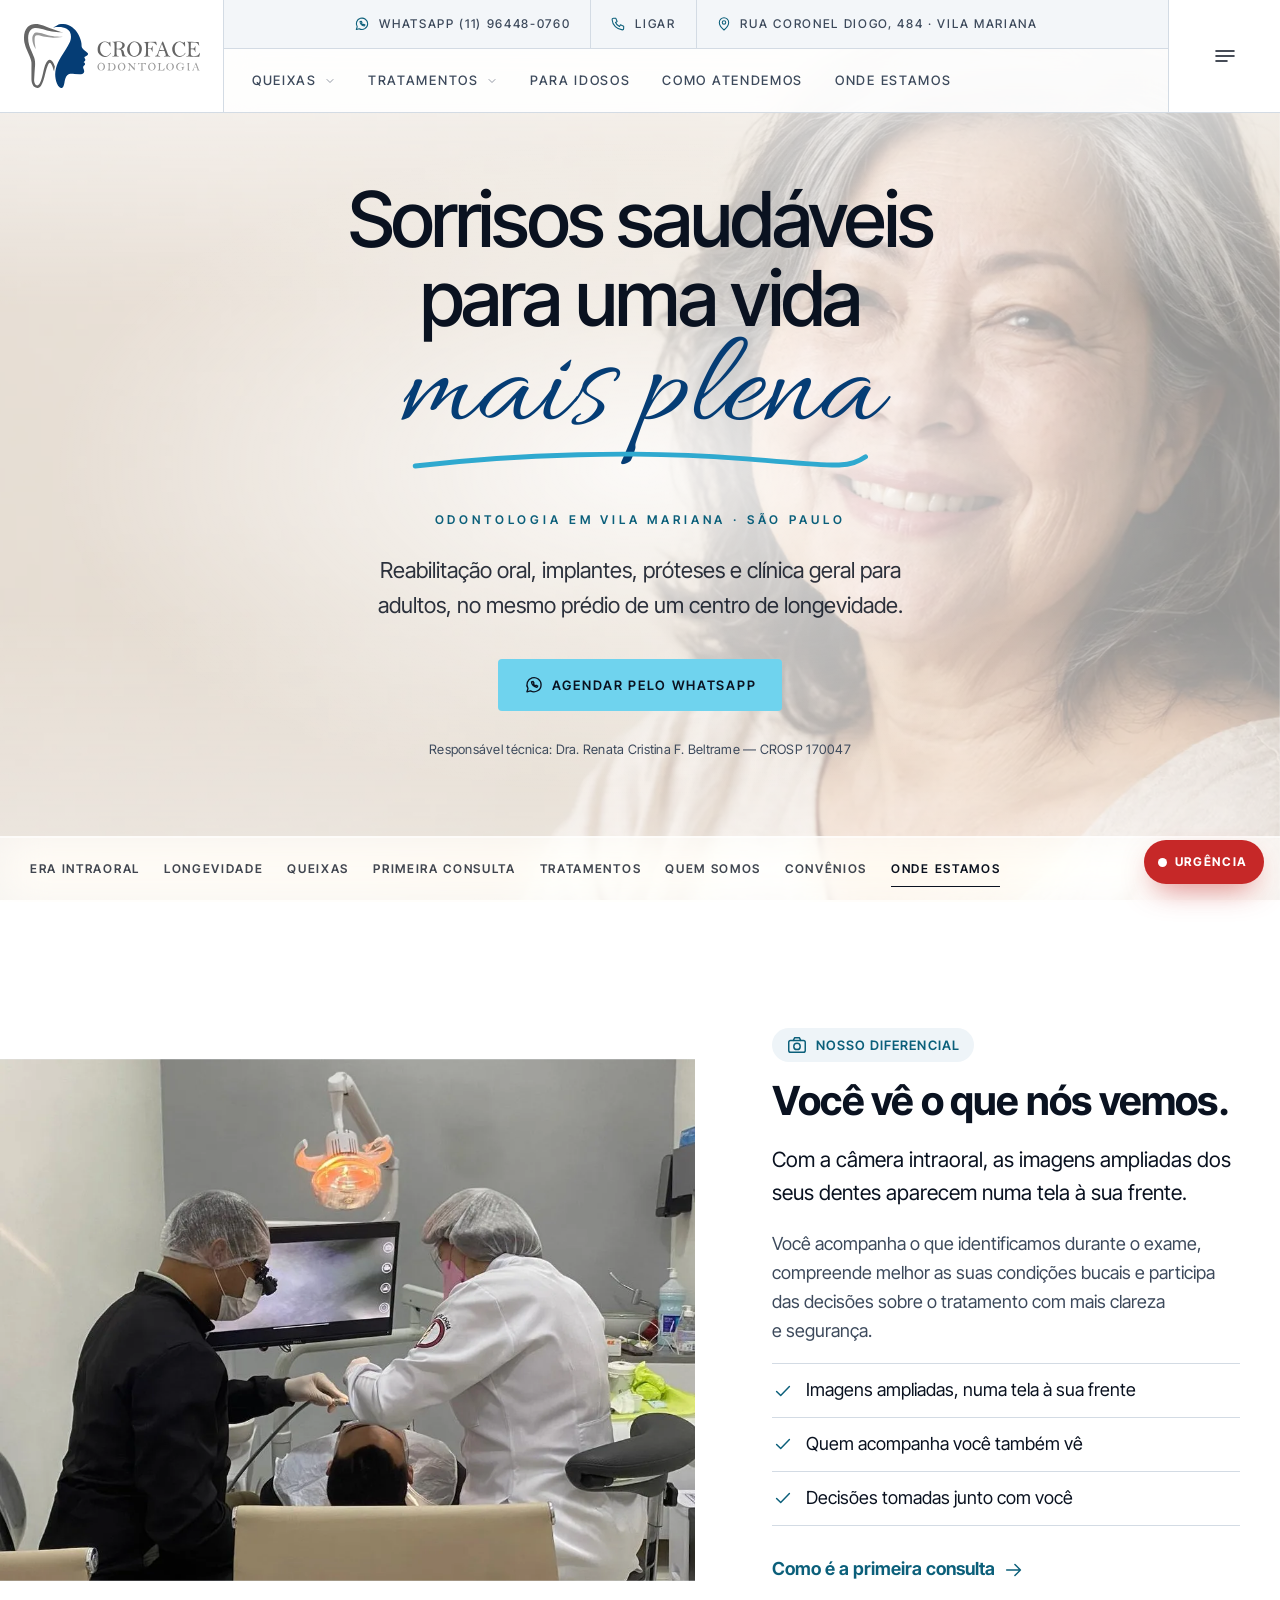
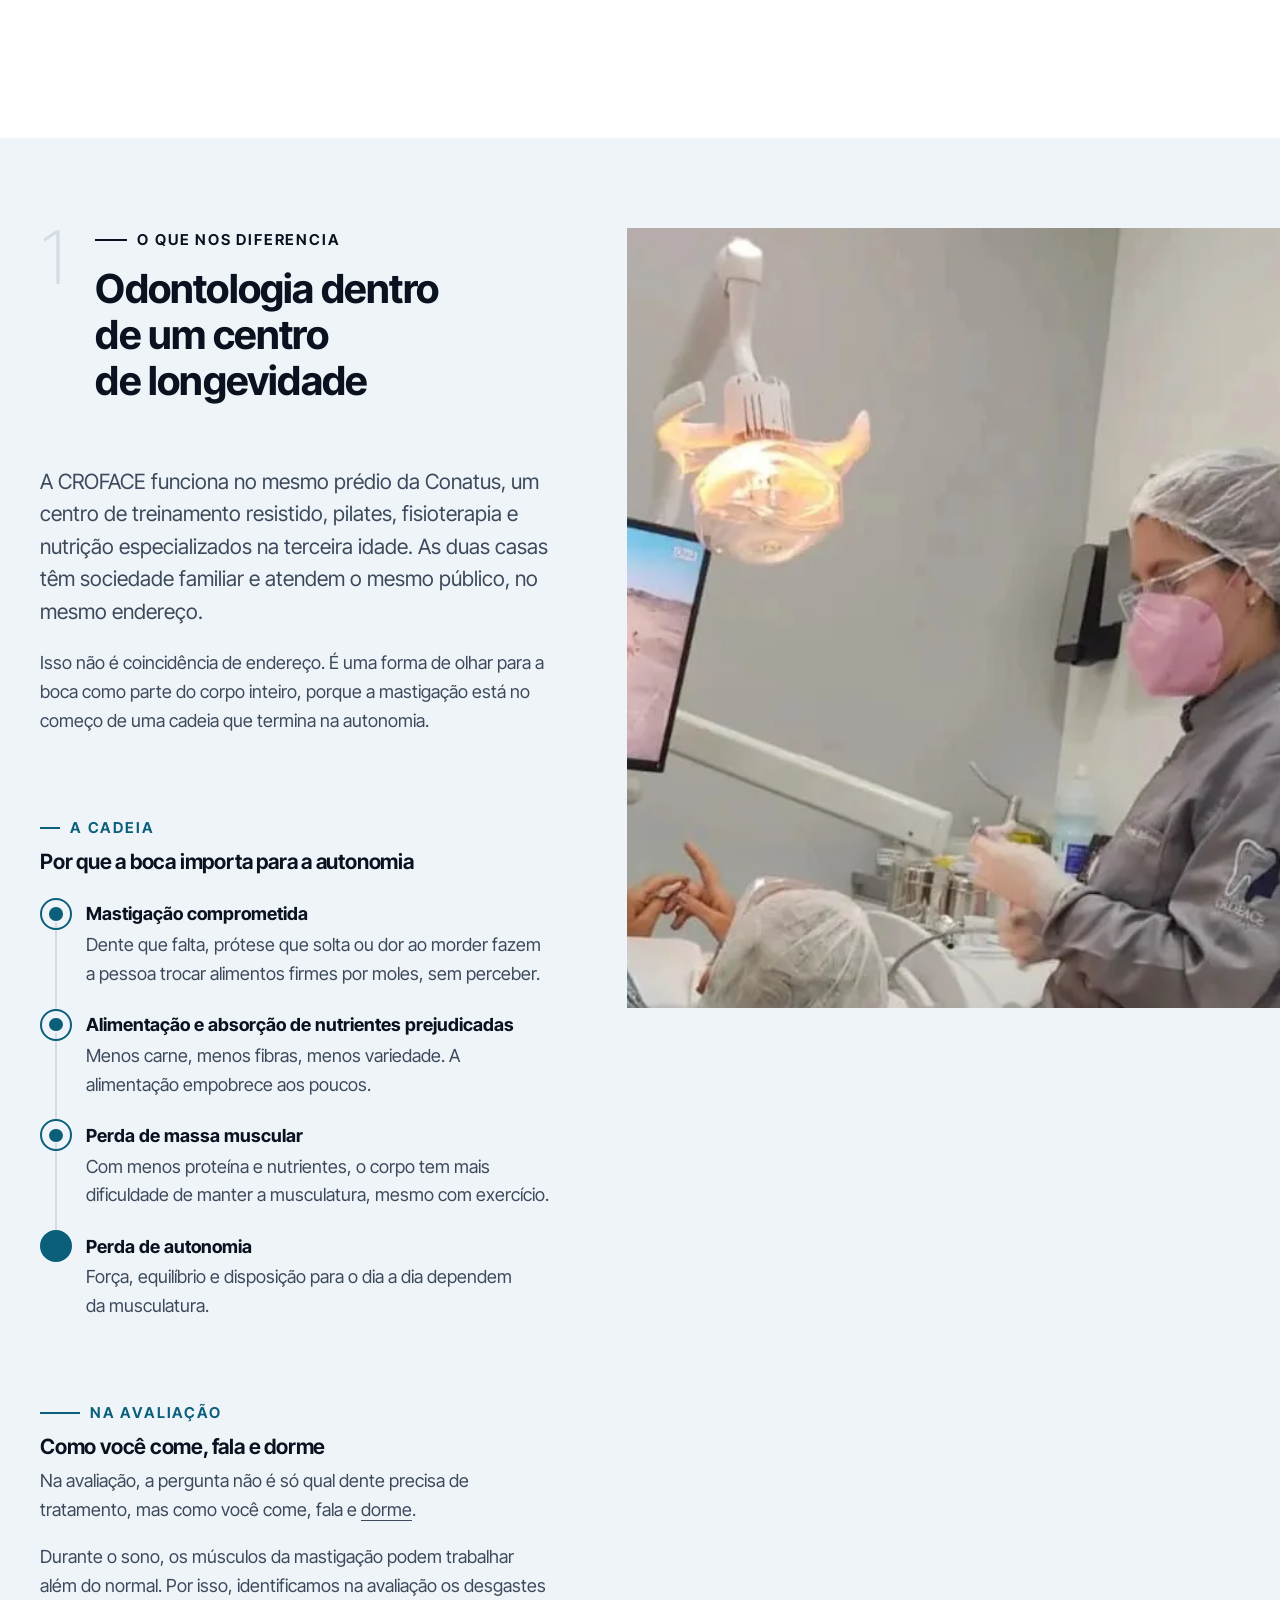
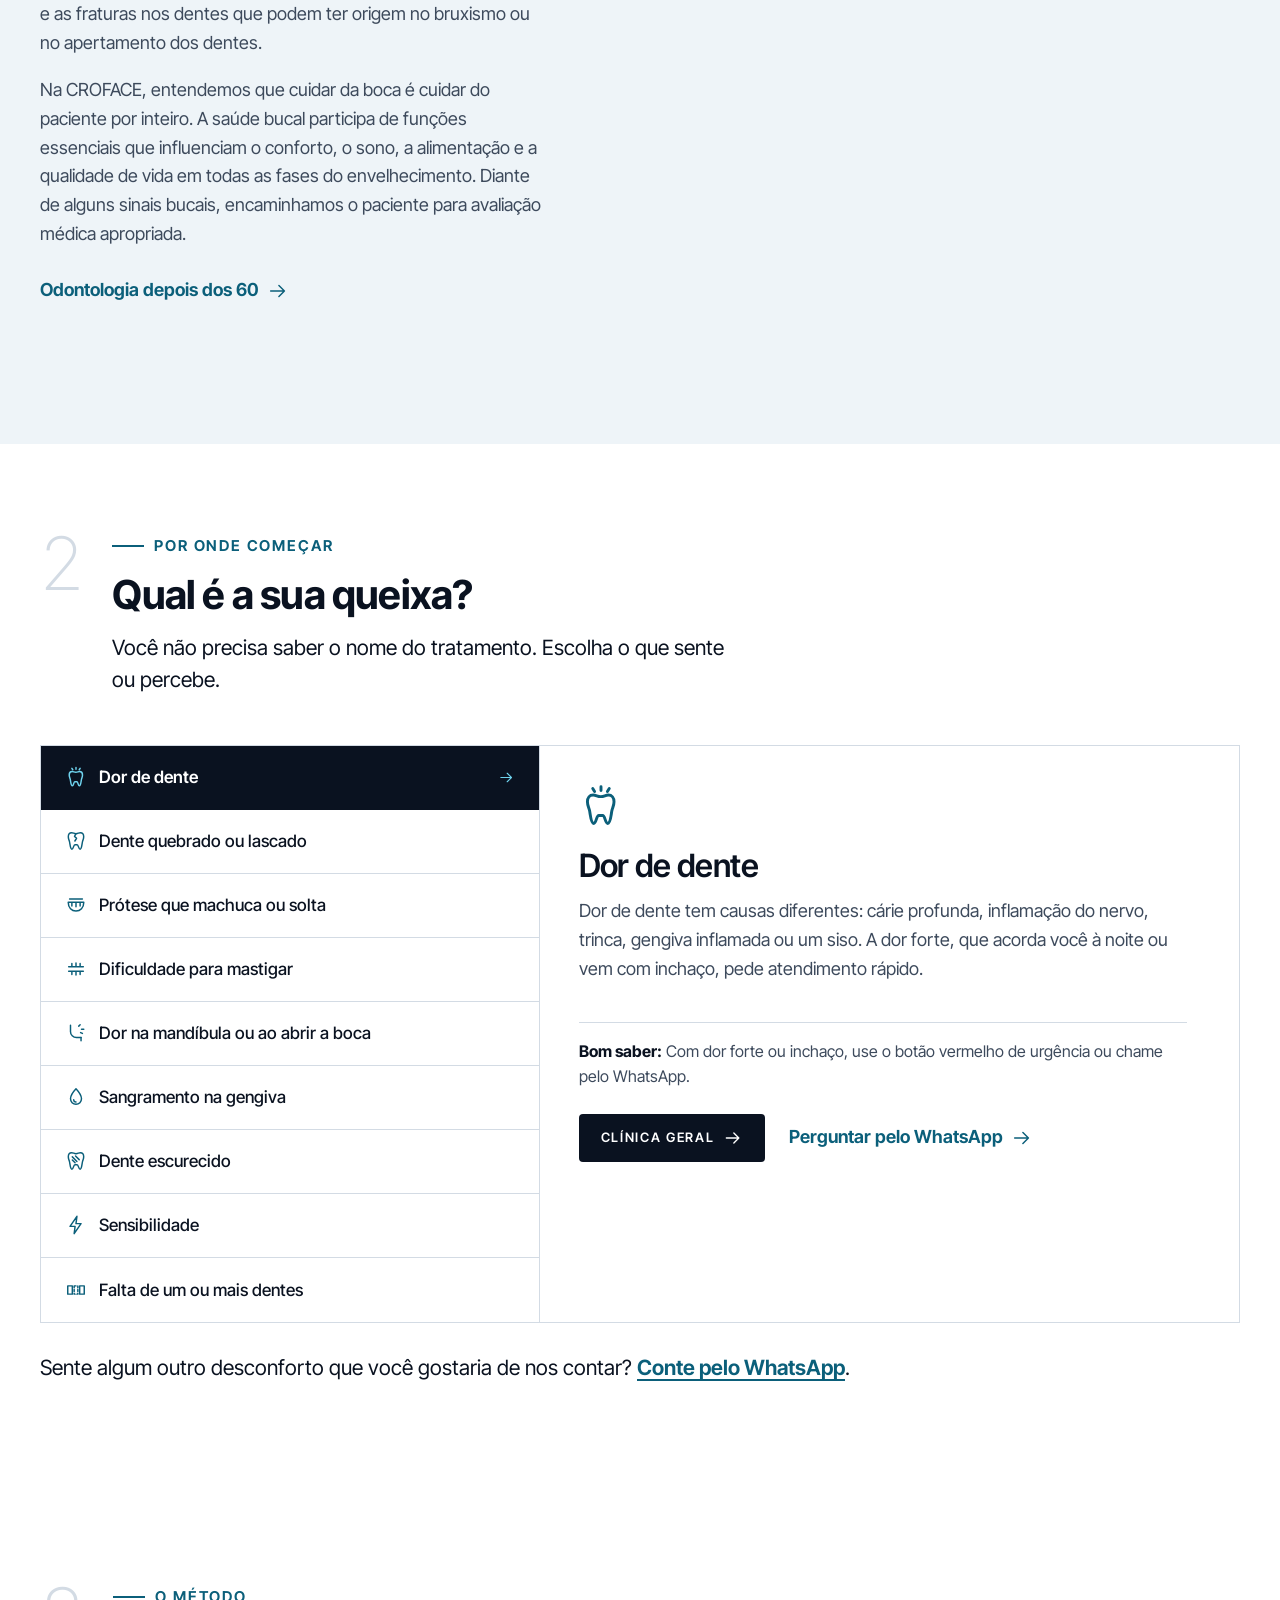
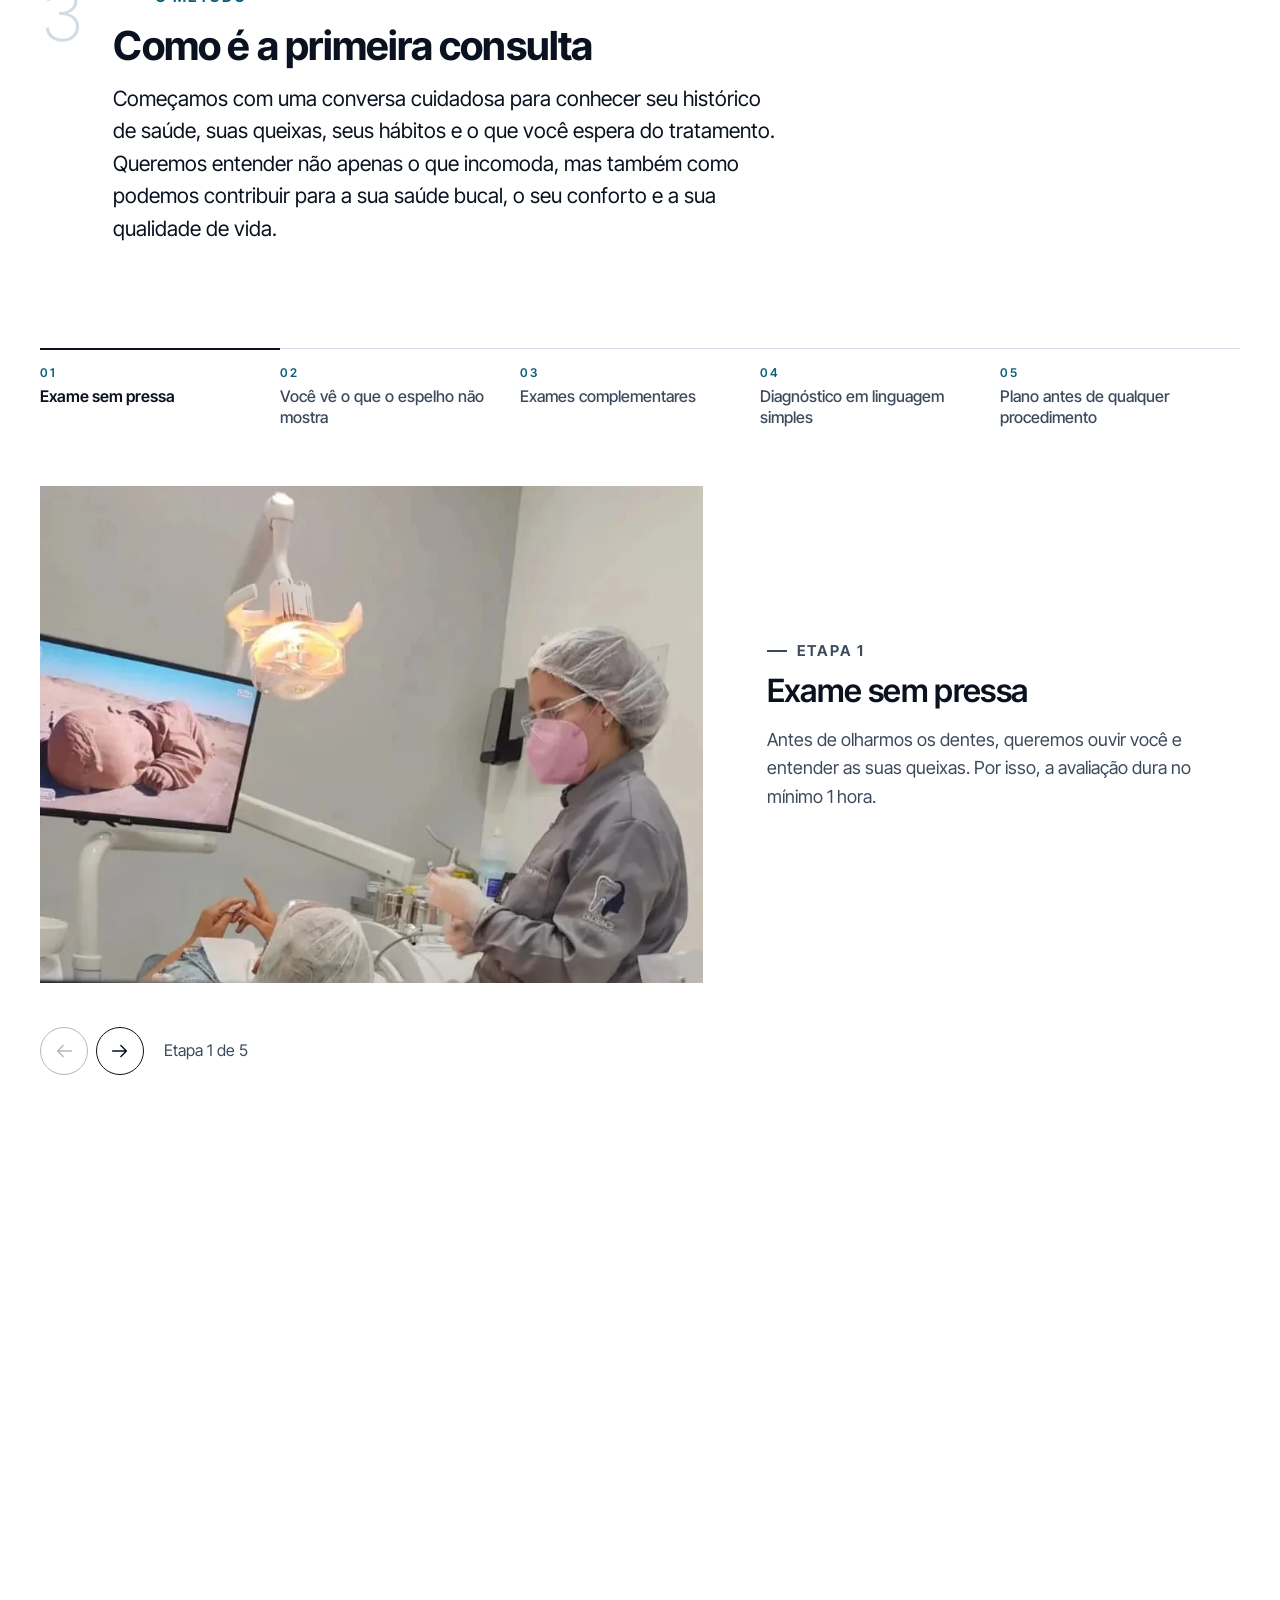
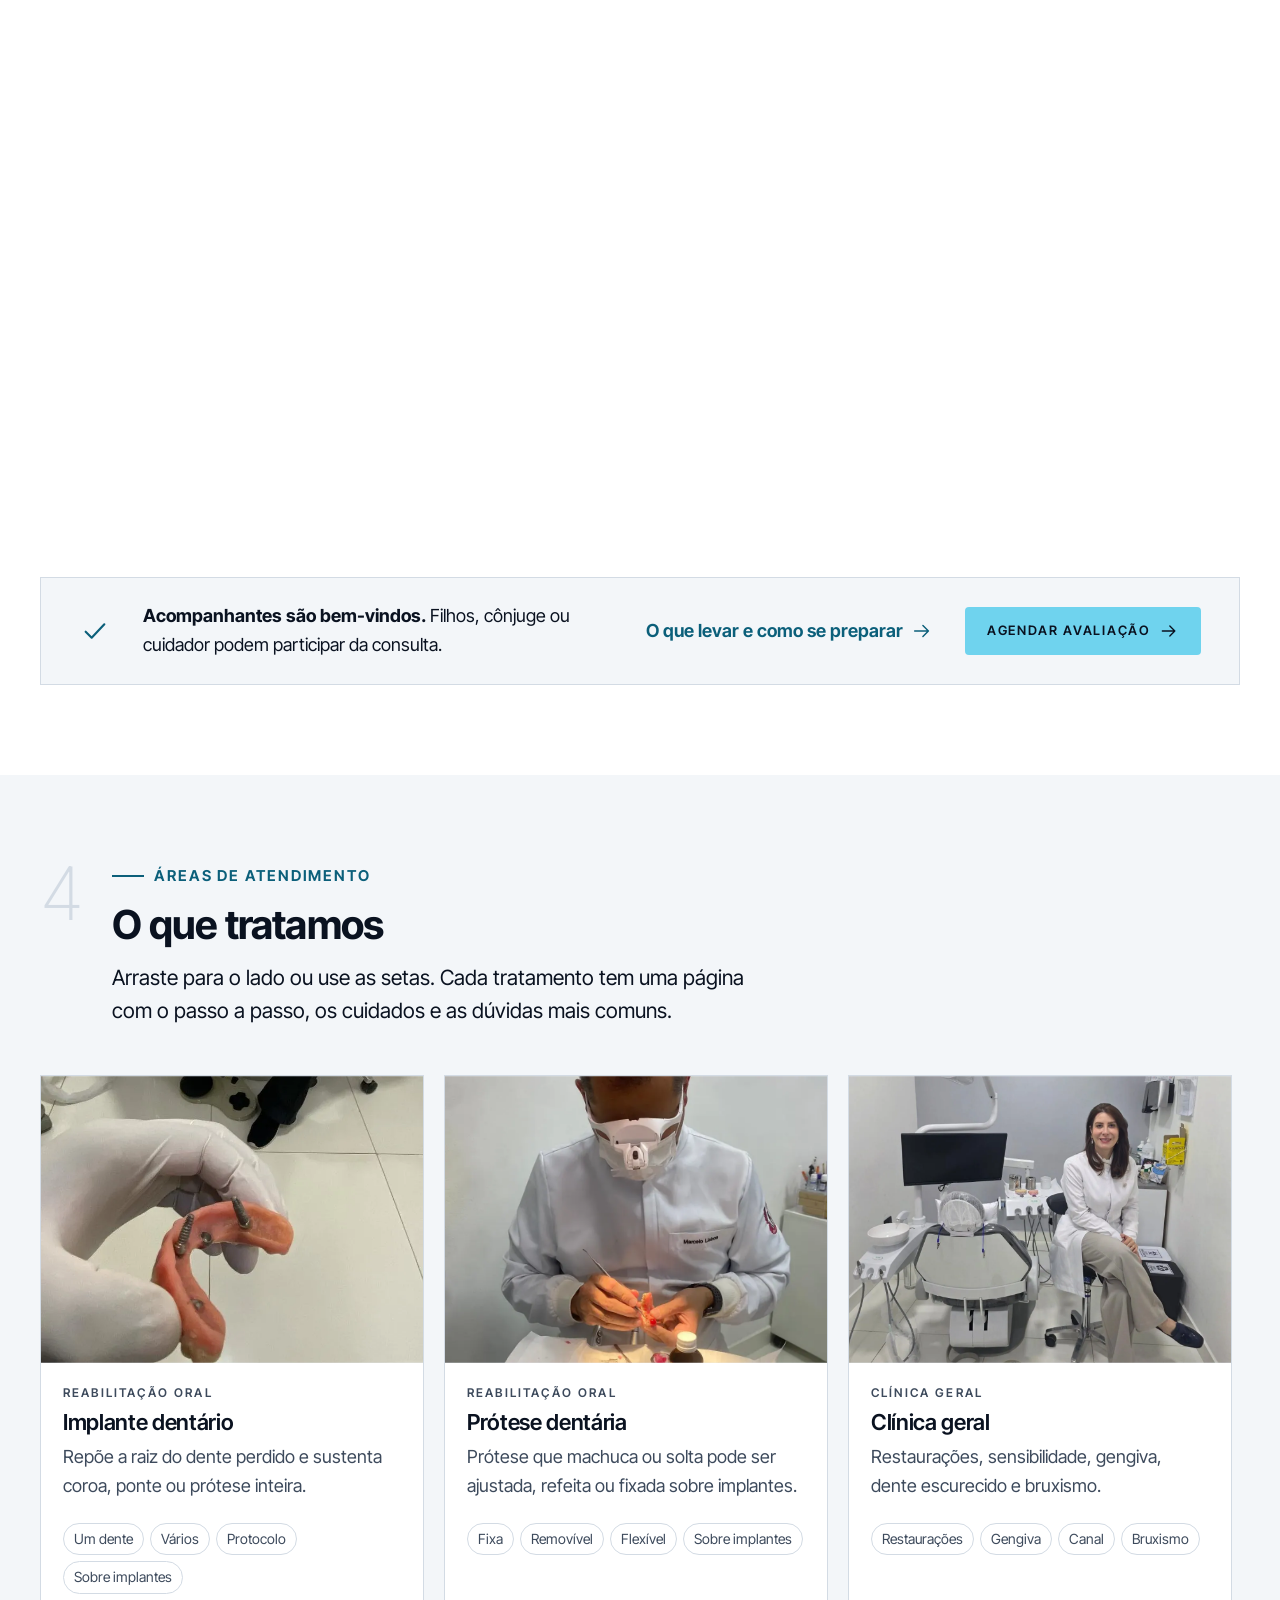
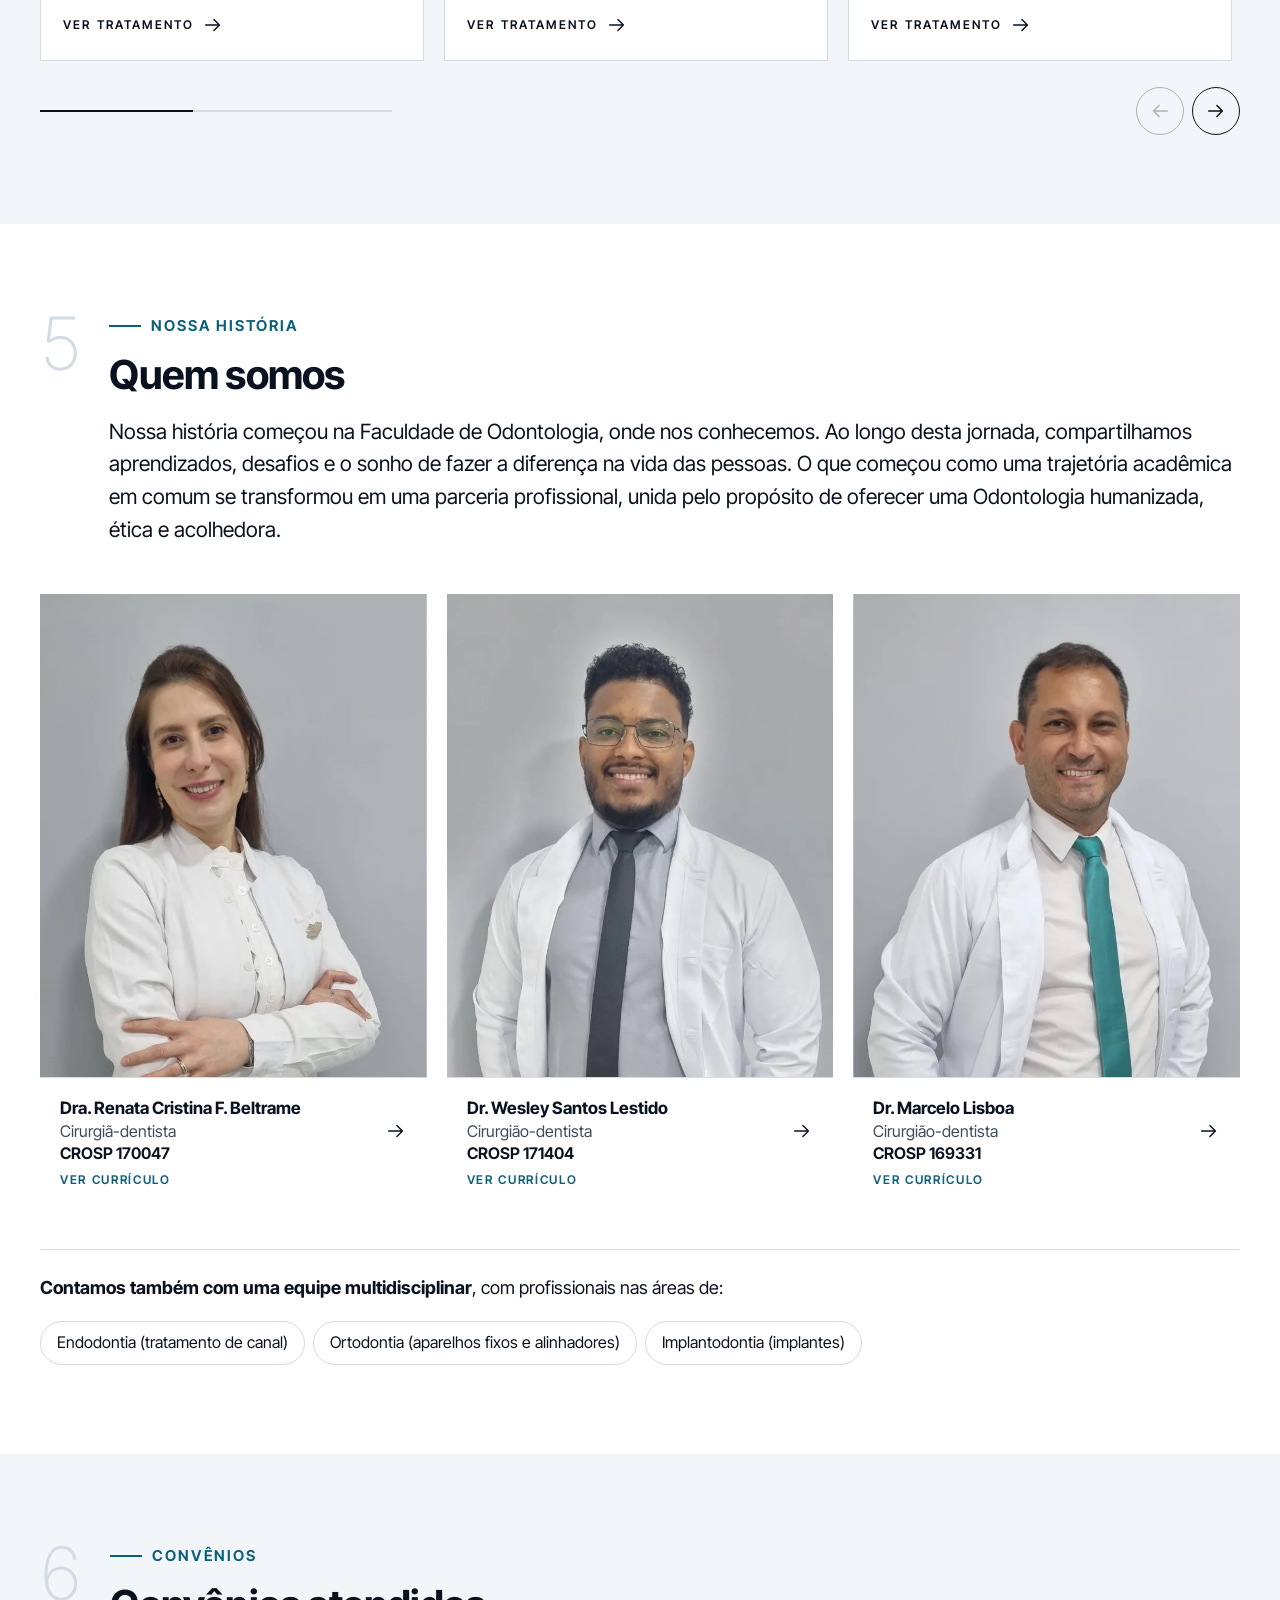
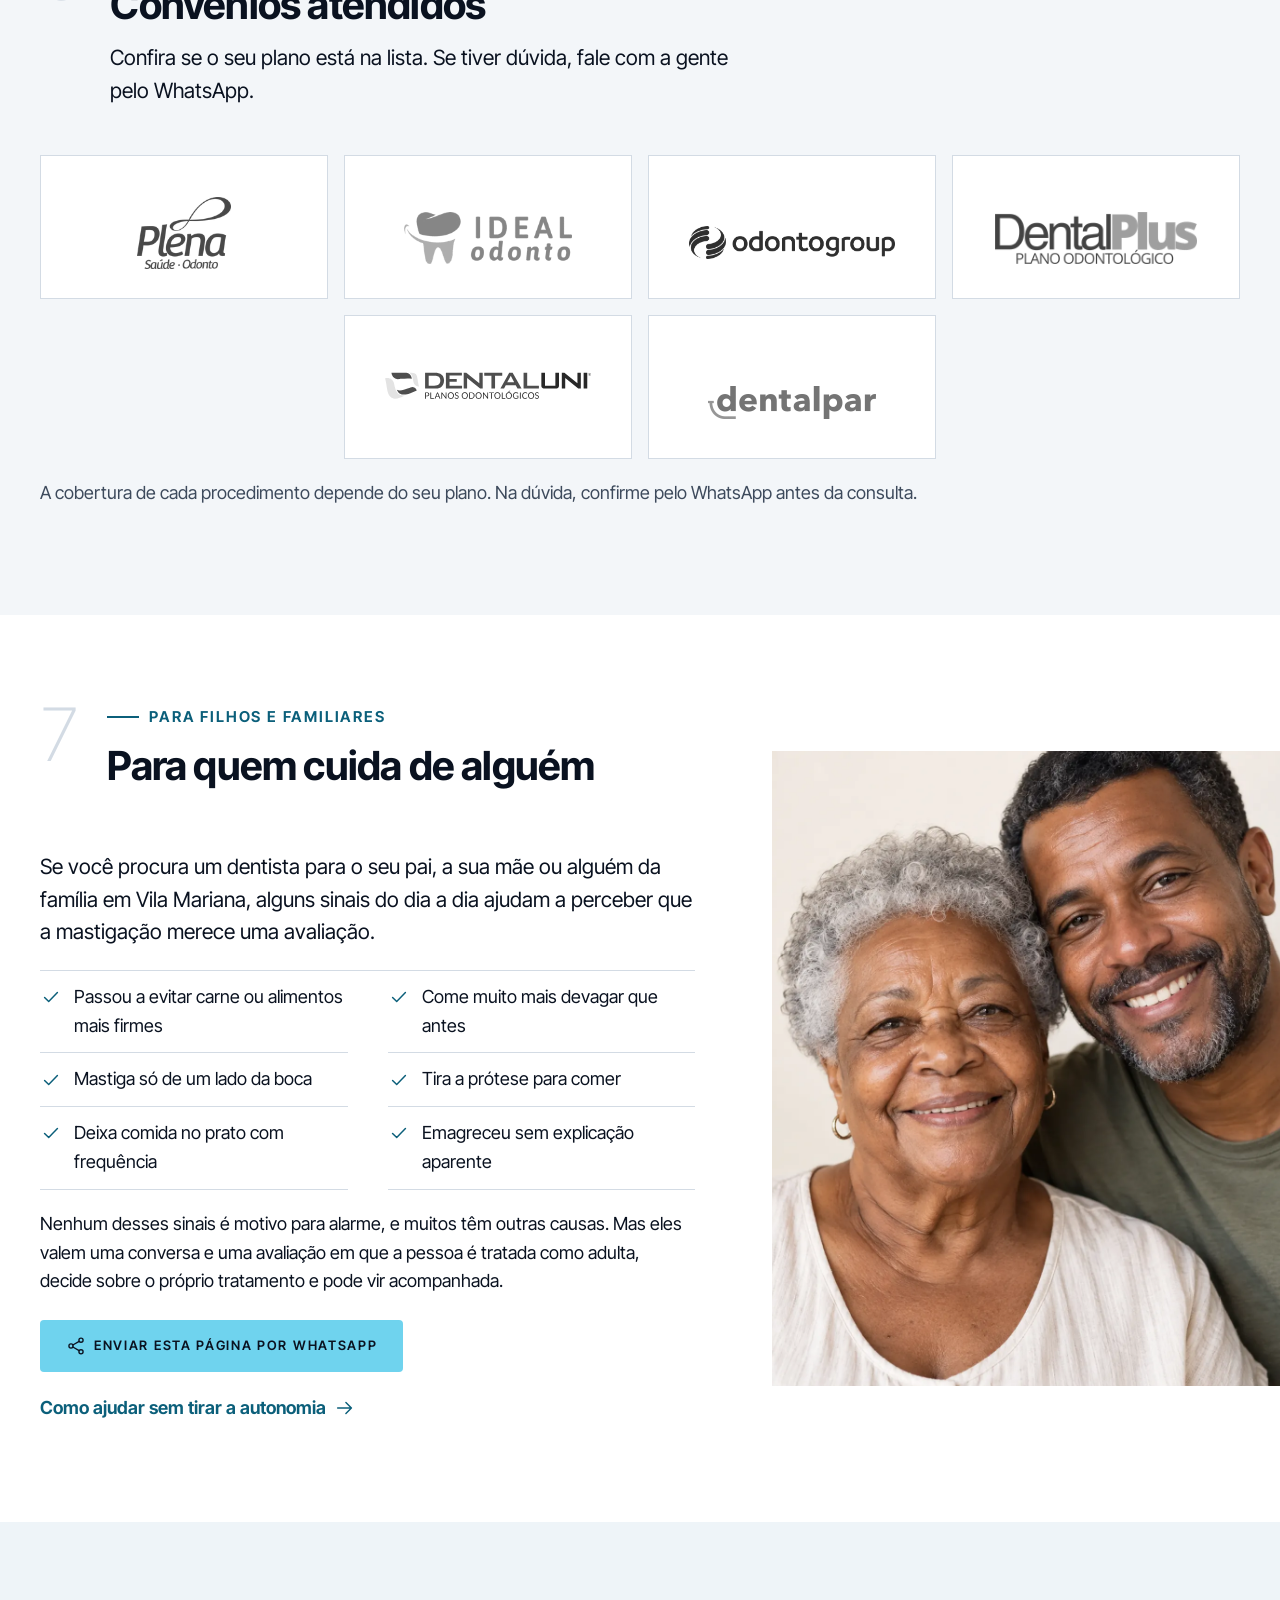
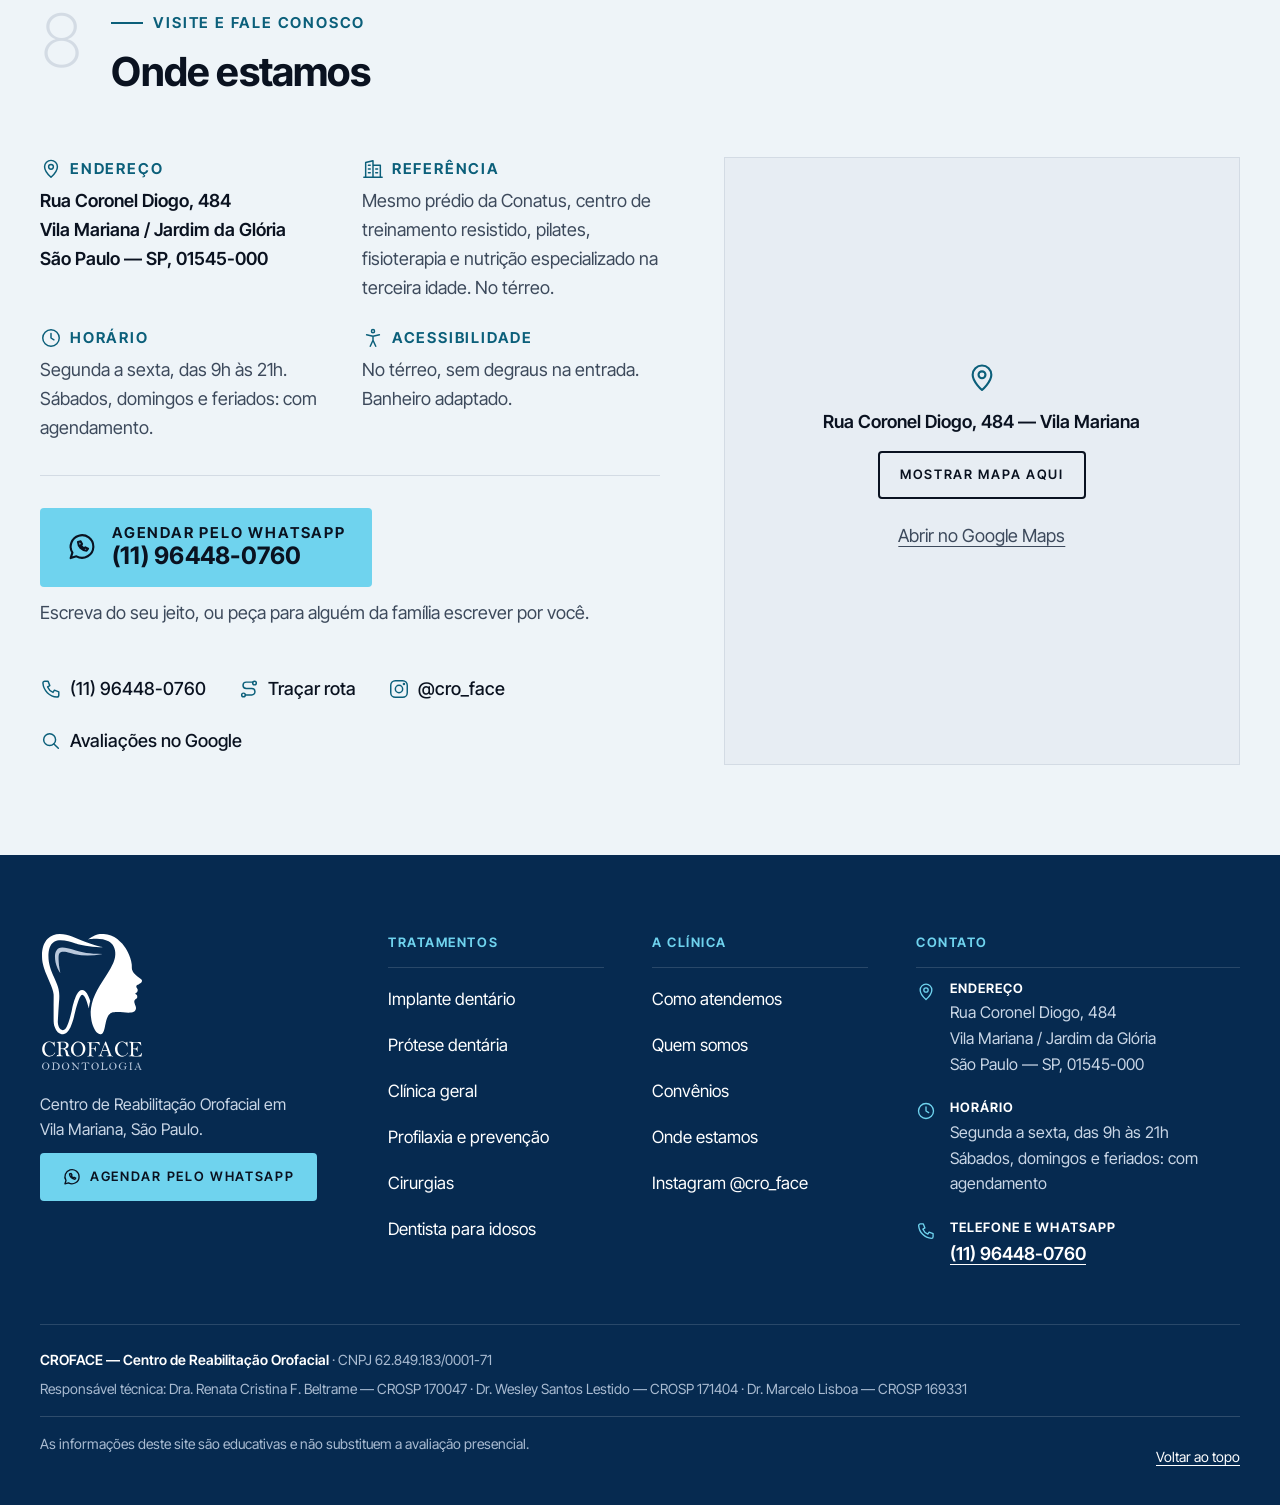
<file: index.html>
<!DOCTYPE html>
<html lang="pt-BR">
<head>
<!--
  ============================================================
  CROFACE — site estático (HTML puro, sem build)

  COMO EDITAR SEM PROGRAMAR
  - O HEADER e o RODAPÉ se repetem em todas as páginas. Ao mudar algo
    neles, use "Localizar e substituir em todos os arquivos" do editor.
  - Telefone / WhatsApp: procure por  964480760  em todos os arquivos.
    Formato visível: (11) 96448-0760 · Formato de link: 5511964480760
  - Horário: procure por  HORARIO  · CRO dos profissionais: procure por  CRO
  - Tudo que ainda precisa ser confirmado está entre [COLCHETES].
  - Fotos: substitua os arquivos em /assets/img/ mantendo o MESMO nome
    (versão .jpg e versão .webp de cada foto).
  ============================================================
-->
<meta charset="utf-8">
<meta name="viewport" content="width=device-width, initial-scale=1">
<title>Dentista em Vila Mariana | Clínica odontológica CROFACE</title>
<meta name="description" content="Clínica odontológica em Vila Mariana (SP): implantes, próteses, clínica geral e profilaxia para adultos, com câmera intraoral. Agende pelo WhatsApp.">
<link rel="canonical" href="https://croface.com.br/">
<meta name="robots" content="index, follow, max-image-preview:large">
<meta name="theme-color" content="#ffffff">
<meta name="format-detection" content="telephone=no">
<meta property="og:type" content="website">
<meta property="og:locale" content="pt_BR">
<meta property="og:site_name" content="CROFACE — Centro de Reabilitação Orofacial">
<meta property="og:title" content="CROFACE — Sorrisos saudáveis para uma vida mais plena">
<meta property="og:description" content="Implantes, próteses e clínica geral em Vila Mariana, com câmera intraoral e no mesmo prédio de um centro de longevidade.">
<meta property="og:url" content="https://croface.com.br/">
<meta property="og:image" content="https://croface.com.br/assets/img/og-croface.jpg">
<meta property="og:image:type" content="image/jpeg">
<meta property="og:image:width" content="1200">
<meta property="og:image:height" content="630">
<meta property="og:image:alt" content="Logo da CROFACE Odontologia e a Dra. Renata Beltrame no consultório, em Vila Mariana">
<meta name="twitter:card" content="summary_large_image">
<meta name="twitter:title" content="CROFACE — Sorrisos saudáveis para uma vida mais plena">
<meta name="twitter:description" content="Implantes, próteses e clínica geral em Vila Mariana, com câmera intraoral e no mesmo prédio de um centro de longevidade.">
<meta name="twitter:image" content="https://croface.com.br/assets/img/og-croface.jpg">
<link rel="icon" href="/favicon.svg?v=3" type="image/svg+xml">
<link rel="icon" href="/favicon-32.png?v=3" sizes="32x32" type="image/png">
<link rel="apple-touch-icon" href="/apple-touch-icon.png?v=3">
<link rel="preload" href="/assets/fonts/inter-tight-var-latin.woff2" as="font" type="font/woff2" crossorigin>
<link rel="preload" href="/assets/fonts/allura-latin.woff2" as="font" type="font/woff2" crossorigin>
<link rel="preload" as="image" type="image/webp" href="/assets/img/hero-atendimento.webp" imagesrcset="/assets/img/hero-atendimento-960.webp 960w, /assets/img/hero-atendimento.webp 1920w" imagesizes="100vw" fetchpriority="high">
<script src="/assets/js/intro.js?v=2"></script>
<link rel="stylesheet" href="/assets/css/site.css?v=64">
<script src="/assets/js/site.js?v=23" defer></script>
<script type="application/ld+json">
{
 "@context": "https://schema.org",
 "@graph": [
  {
   "@type": "Dentist",
   "@id": "https://croface.com.br/#clinica",
   "name": "CROFACE — Centro de Reabilitação Orofacial",
   "alternateName": "CROFACE",
   "taxID": "62.849.183/0001-71",
   "url": "https://croface.com.br/",
   "image": "https://croface.com.br/assets/img/og-croface.jpg",
   "logo": "https://croface.com.br/assets/img/logo-croface.png",
   "telephone": "+55-11-96448-0760",
   "address": {
    "@type": "PostalAddress",
    "streetAddress": "Rua Coronel Diogo, 484",
    "addressLocality": "São Paulo",
    "addressRegion": "SP",
    "postalCode": "01545-000",
    "addressCountry": "BR"
   },
   "hasMap": "https://www.google.com/maps/search/?api=1&query=Rua+Coronel+Diogo%2C+484%2C+S%C3%A3o+Paulo+SP",
   "areaServed": [
    "Vila Mariana",
    "Jardim da Glória",
    "São Paulo"
   ],
   "openingHours": "Mo-Fr 09:00-21:00",
   "sameAs": [
    "https://www.instagram.com/cro_face/"
   ],
   "medicalSpecialty": "Dentistry"
  },
  {
   "@type": "WebSite",
   "@id": "https://croface.com.br/#site",
   "name": "CROFACE",
   "url": "https://croface.com.br/",
   "inLanguage": "pt-BR",
   "publisher": {
    "@id": "https://croface.com.br/#clinica"
   }
  }
 ]
}
</script>
</head>
<body>
<div class="intro-loader" aria-hidden="true"><svg viewBox="3446 3562 15573 20921" focusable="false"><path class="lg-tooth" pathLength="1" d="M3745.7 6936.9c0,634.5 18.4,944.6 171.0,1553.5 78.3,312.5 213.4,747.6 329.3,1034.2l680.6 1605.4c218.9,492.6 513.3,1194.3 556.2,1729.8 19.2,240.0 0.6,1468.6 0.6,1817.4 0,610.5 0,1221.0 0,1831.5 0,553.6 15.8,890.1 215.6,1375.2 19.7,47.8 46.7,118.1 74.0,166.5 108.4,192.1 140.1,244.2 275.7,406.1 36.7,43.8 73.5,78.0 116.2,111.0 248.7,192.0 392.4,266.9 746.4,267.2l2.9 0c338.6,-0.3 625.9,-286.2 809.3,-540.3 397.7,-551.1 672.9,-1513.7 839.8,-2181.5 148.1,-592.7 732.4,-3187.1 1197.8,-3187.1 446.0,0 781.2,1338.1 917.4,1756.3 16.4,50.5 30.2,101.9 42.2,144.9 9.5,34.5 9.7,39.3 20.6,72.9l35.7 71.2c0,-209.6 94.4,-687.2 144.2,-898.5 61.1,-259.6 79.9,-145.9 -12.5,-396.2 -184.1,-498.4 -544.7,-1445.8 -1161.1,-1445.8 -167.6,0 -300.6,72.5 -396.9,151.2 -312.4,255.2 -485.6,655.1 -632.6,1025.1 -52.3,131.6 -93.9,263.7 -141.9,406.2 -94.9,282.3 -278.7,1003.9 -342.6,1328.4 -142.4,723.3 -447.6,1891.3 -771.9,2543.5 -113.6,228.4 -307.5,548.1 -601.6,548.1 -520.3,0 -748.6,-735.9 -748.6,-1283.4l93.3 -1684.7c0.4,-59.6 7.0,-67.1 11.6,-108.7l70.7 -1078.9c68.3,-617.4 89.0,-1345.7 -55.5,-1940.3 -30.2,-124.1 -57.1,-240.3 -95.0,-359.5 -162.3,-511.0 -272.5,-703.8 -460.6,-1156.9l-144.9 -322.9c-24.0,-58.1 -49.4,-109.4 -74.7,-165.8 -373.6,-831.7 -748.4,-1765.5 -748.4,-2968.1 0,-846.7 193.5,-1738.1 861.2,-2146.7 327.6,-200.5 573.1,-232.9 970.3,-232.9 755.9,0 1535.1,260.8 2237.6,489.6 120.7,39.3 233.7,64.4 354.3,100.2l559.6 135.5c801.5,159.0 1365.1,247.1 2209.3,290.6 288.0,14.8 587.1,40.1 882.3,40.1 -14.7,-12.8 10.2,-2.5 -32.7,-20.6 -6.9,-2.9 -46.7,-13.1 -52.3,-14.4 -43.1,-10.3 -65.2,-15.5 -107.5,-26.1 -71.6,-18.0 -128.3,-33.5 -199.7,-54.2 -947.7,-274.7 -1766.7,-531.8 -2693.8,-902.3l-1455.2 -590.1c-585.7,-234.8 -1106.1,-370.3 -1847.4,-370.4l-2.0 0c-672.5,0.1 -1343.0,240.5 -1800.7,698.5 -600.7,601.1 -845.5,1542.6 -845.5,2376.3z"/><path class="lg-arc" pathLength="1" d="M5684.2 7164.2c0,721.2 115.4,1183.6 366.5,1785.9 22.5,54.1 41.0,82.8 63.1,137.3l206.4 381.7c33.7,51.1 131.3,209.6 166,235.0l-85.8 -488.9c-30.3,-169.0 -53.2,-321.1 -78.5,-496.2 -46.5,-321.5 -165.7,-1481.2 -38.1,-1837.5 211.6,-590.8 1139.0,-328.6 1552.8,-225.2 273.9,68.4 549.6,155.3 829.8,212.9 1350.2,277.4 2637.9,224.7 3990.7,8.6l100.3 -19.9c19.2,-7.8 15.2,-7.3 25.6,-14.5 -1971.3,0 -2904.4,-145.0 -4563.7,-690.3 -469.7,-154.3 -1542.0,-456.3 -1981.8,-160.0 -74.7,50.3 -93.5,62.9 -155.6,125.0 -235.7,235.7 -397.7,648.3 -397.7,1046.1z"/><path class="lg-face" pathLength="1" d="M10617.3 4690.9c81.1,0 603.3,-102.0 802.0,-107.0 165.5,-4.2 336.8,-26.6 534.8,-26.6 559.0,0 1275.0,106.3 1759.1,393.2 321.3,190.5 593.9,435.0 763.3,774.1 394.1,789.0 280.4,1701.4 -62.1,2482.7 -486.9,1110.4 -1377.8,2308.8 -2026.6,3387.7 -492.1,818.3 -958.8,1756.0 -1179.5,2697.5 -212.8,908.4 -223.5,1483.4 -65.9,2413.3 106.2,626.6 415.1,1545.8 915.6,1958.7 104.9,86.5 253.4,156.8 399.5,170.6l99.5 0c84.3,-8.5 164.1,-40.1 229.7,-103.2 254.1,-244.3 363.3,-936.5 436.3,-1301.6 20.2,-100.9 37.8,-184.6 60.2,-287.3 20.7,-95.2 40.5,-188.0 66.8,-280.7 130.1,-459.0 327.0,-1070.7 821.3,-1250.8 309.9,-112.9 932.5,-106.4 1284.6,-77.5l1270.8 79.5c242.5,-13.4 545.1,-31.3 757.8,-137.8 195.3,-97.8 338.3,-271.5 338.3,-557.3 0,-176.9 -86.5,-363.7 -141.3,-500.3 -378.6,-943.5 328.5,-693.6 328.5,-1130.6 0,-139.3 2.5,-246.8 -103.0,-351.5 -39.4,-39.1 -163.7,-128.6 -217.8,-143.1 25.1,-34.2 124.5,-94.1 183.8,-150.4 151.4,-143.6 203.8,-185.5 203.8,-451.2 0,-226.0 -213.9,-235.7 -213.9,-534.7 0,-184.4 650.5,-334.2 802.6,-627.8 29.9,-57.7 47.4,-107.0 53.0,-151.2l0 -59.5c-11.0,-79.6 -68.3,-145.2 -168.0,-223.1 -287.1,-224.3 -838.2,-643.4 -1056.2,-922.3 -380.2,-486.3 -259.1,-719.5 -315.2,-1275.6 -59.1,-585.9 -324.7,-1310.8 -572.6,-1806.9 -240.2,-480.7 -444.6,-763.0 -775.2,-1189.9 -30.4,-39.3 -58.0,-66.6 -91.7,-108.8l-718.1 -672.1c-564.2,-422.6 -1288.9,-756.1 -2037.2,-756.3l-258 0c-234.5,1.7 -454.1,13.0 -697.1,74.7 -145.6,36.9 -273.7,75.4 -400.1,134.6 -334.2,156.6 -652.2,372.1 -958.2,579.1l-53.2 40.3z"/><path class="lg-word" pathLength="1" d="M3772.4 20987.7c0,301.4 14.2,495.7 194.9,754.2 34.3,49.2 80.2,105.1 122.2,145.1 84.2,80.2 207.1,160.7 314.7,206.6 457.5,194.9 938.2,70.4 1203.4,-286.6 16.9,-22.8 189.3,-231.1 76.3,-231.1 -42.5,0 -53.6,40.6 -72.8,74.2 -276.6,484.7 -834.9,597.2 -1253.8,89.4 -433.5,-525.5 -220.0,-1727.8 497.8,-1727.8 517.4,0 725.5,630.6 753.3,653.5 98.3,81.2 50.8,-132.2 48.7,-172.1 -8.0,-159.7 -8.7,-387.0 -40.0,-521.4 -80.1,1.7 -57.6,12.8 -97.7,62.6 -28.6,35.6 -50.7,46.7 -76.0,84.4 -414.9,-219.5 -784.6,-275.0 -1200.5,2.6 -152.4,101.7 -292.8,261.2 -367.5,434.6 -48.7,113.3 -103.0,276.6 -103.0,431.7z"/><path class="lg-word" pathLength="1" d="M6553.1 20987.7l-13.3 -307.4c0,-225.7 13.3,-403.5 13.3,-628.3 173.9,0 503.8,-103.7 692.2,83.1 213.4,211.6 197.8,605.1 -130.2,773.0 -113.3,58.0 -384.8,79.6 -562.0,79.6zm-628.3 -1002.6l0 40.1c204.1,47.5 264.3,21.0 300.3,247.7 13.4,84.3 0.0,170.5 12.7,254.6 16.0,106.1 7.7,981.3 7.7,1128.6 0,469.6 -156.8,386.4 -334.2,427.8l0 40.0c109.8,25.5 852.7,25.5 962.5,0 -26.9,-101.0 -140.0,-18.7 -237.6,-96.6 -88.0,-70.3 -71.8,-123.2 -91.0,-256.5 -24.5,-170.1 -5.5,-500.9 -5.5,-689.6 179.1,-41.7 412.1,-26.3 540.7,60.8 124.5,84.3 170.2,285.9 202.2,466.1 105.8,595.8 63.6,519.5 634.7,528.9l146.2 0.2 0 -53.4c-113.9,-26.5 -236.2,-16.2 -328.8,-152.4 -138.8,-204.2 -90.4,-513.3 -261.1,-701.3l-292.3 -202.2c69.2,-5.7 254.9,-84.4 311.9,-115.8 339.6,-187.4 397.6,-835.7 -303.6,-948.5 -92.9,-14.9 -724.2,-9.3 -850.9,-5.5l-414 27.1z"/><path class="lg-word" pathLength="1" d="M8451.5 21041.2c0,-280.3 55.7,-506.0 184.4,-697.9 205.1,-305.8 516.4,-410.0 822.7,-229.0 239.2,141.3 409.9,533.3 409.9,833.3 0,349.7 -14.9,480.8 -173.6,788.9 -84.2,163.6 -264.2,334.0 -468.1,334.0 -192.8,0 -251.8,2.9 -425.5,-109.2 -249.1,-160.9 -349.8,-621.6 -349.8,-920.1zm-374.3 13.3c0,165.5 34.9,342.7 83.8,464.2 29.3,72.9 51.1,119.3 89.7,177.6 187.4,283.3 499.4,490.7 900.3,470.6 190.6,-9.5 308.2,-36.8 441.5,-105.1 225.3,-115.5 425.8,-330.1 539.1,-557.1 142.9,-286.4 147.5,-641.4 17.5,-931.4l-150.3 -237.3c-115.4,-128.1 -163.0,-201.1 -359.8,-295.2 -345.3,-165.1 -773.2,-115.8 -1082.5,116.0 -269.8,202.4 -479.3,556.3 -479.3,897.6z"/><path class="lg-word" pathLength="1" d="M10497.0 20025.2c8.7,105.4 98.3,37.6 209.4,84.6 75.2,31.8 97.5,102.5 108.0,186.1 27.9,223.3 91.0,1650.9 -68.1,1756.6 -55.9,37.1 -138.0,22.2 -177.2,38.5 -56.8,23.7 -24.2,20.1 -18.6,32.9 7.5,17.7 -12.6,29.1 92.5,27.7l362.1 -14.6c146.5,-0.2 331.7,42.1 454.4,13.5 -12.6,-151.7 -320.8,46.1 -320.8,-320.8l0 -788.7c176.5,0 386.7,-21.9 498.3,103.3 32.6,36.6 54.8,75.4 68.4,132.0 17.2,72.0 -2.9,114.8 48.2,152.3 70.6,-18.8 54.1,-85.3 53.5,-173.7 -0.8,-124.1 14.1,-638.8 -0.0,-668.5 -129.3,2.8 -8.4,102.9 -143.4,257.6 -126.5,145.0 -313.4,116.6 -525.0,116.6 0,-105.8 8.0,-771.7 25.0,-817.1 18.3,-49.0 41.5,-44.6 104.4,-55.9 406.5,-73.2 818.5,-6.7 1044.1,341.3 13.9,21.5 29.1,52.2 52.0,62.8 84.5,38.9 31.2,-145.2 9.8,-258.5 -12.4,-66.0 -22.2,-248.3 -85.8,-248.3l-1791.4 40.1z"/><path class="lg-word" pathLength="1" d="M12823.2 21201.6c47.4,-98.7 276.5,-820.4 360.9,-882.3 23.4,100.4 123.0,316.6 165.4,436.1 28.4,80.0 53.6,143.5 84.6,222.8l84.1 223.3c-114.6,0 -248.9,6.5 -361.0,0.0 -164.9,-9.5 -163.8,-0.0 -334.1,-0.0zm445.2 -1270.0l23.1 0c26.0,8.5 54.5,46.2 87.5,125.9l405 1052.2c74.9,207.4 149.5,413.5 228.9,613.3 31.6,79.5 84.8,219.6 137.0,277.3 113.0,125.1 254.2,32.6 264.0,150.3 -67.2,15.6 -340.6,-13.3 -467.9,-13.3 -123.6,0 -434.7,22.3 -481.2,0 7.2,-86.9 35.1,-36.4 167.7,-72.9 278.3,-76.6 -57.0,-549.8 -74.1,-755.9l-775.4 0c-15.5,186.3 -329.0,629.7 -35.1,743.6 142.5,55.2 172.9,1.3 182.1,85.2 -55.7,26.7 -300.6,0 -401.0,0 -114.2,0 -295.6,15.2 -360.9,0 13.4,-161.0 189.6,88.6 385.7,-443.1 184.3,-499.9 366.3,-1009.6 571.1,-1501.0 50.1,-120.3 92.5,-244.9 143.4,-261.6z"/><path class="lg-word" pathLength="1" d="M14668.1 21014.5c0,491.9 169.9,850.2 614.7,1069.7 419.6,207.0 894.3,98.8 1193.3,-237.5 230.6,-259.4 125.2,-358.1 32.4,-194.8 -20.5,36.2 -33.2,56.2 -56.7,90.2 -217.2,314.8 -607.3,421.0 -945.9,226.0 -175.5,-101.0 -334.3,-313.3 -401.8,-507.2 -67.2,-193.1 -66.9,-373.9 -61.9,-580.5 1.4,-60.4 16.9,-140.2 30.3,-196.9 183.2,-774.6 962.8,-980.7 1391.5,-101.2 28.0,57.5 24.5,92.6 89.1,97.9 25.2,-52.5 -5.7,-447.5 -14.0,-560.8 -6.5,-89.9 -5.4,-147.7 -52.8,-147.7 -60.1,0 -10.1,46.4 -160.4,147.0l-262.2 -125.4c-417.8,-139.3 -805.3,-17.0 -1078.0,255.6 -180.7,180.7 -317.4,491.7 -317.4,765.4z"/><path class="lg-word" pathLength="1" d="M16793.8 19985.1c8.4,101.8 106.8,50.5 216.7,130.8 90.8,66.3 49.7,148.7 67.6,279.9 13.9,102 5.6,218.5 9.2,338.3 1.8,62.5 19.7,90.3 12.3,157.5 -35.4,319.6 59.3,1002.8 -102.5,1128.3 -78.5,60.8 -183.1,44.7 -214.8,52.5 -57.4,14.0 -36.9,4.8 -42.0,51.4 67.8,32.5 215.4,13.4 307.4,13.3 121.7,-0.0 197.3,14.1 307.3,13.5 221.4,-1.2 411.2,13.1 641.8,13.1l628.3 0c2.8,-126.1 148.0,-477.9 93.5,-574.8 -140.7,37.5 -73.2,494.6 -909.0,494.6 -425.5,0 -427.8,-180.9 -427.8,-561.5 0,-525.8 -28.4,-466.0 79.7,-456.4 92.4,8.2 226.2,-7.8 352.2,51.1 132.8,62.2 160.5,184.8 196.3,338.4l53.4 0c0,-114.3 -6.6,-596.4 7.7,-687.5 8.4,-53.3 21.6,-180.9 -38.7,-140.3 -69.2,46.6 -33.8,346.5 -410.1,346.5l-240.6 0c0,-163.2 -5,-430.5 11.4,-576.8 5.8,-52.4 -0.0,-106.1 1.5,-158.9 1.9,-68.1 13.8,-73.3 13.8,-146.6 69.7,0 81.3,-8.2 134.3,-12.6l276.3 -10.4c122.4,10.2 267.4,5.4 378.5,62.8 139.9,72.2 212.5,164 303.3,284.8 16.6,22.1 122.3,211.7 115.6,74.2 -3.3,-68.5 -73.5,-440.2 -98.6,-492.3 -450.0,0 -867.5,10.4 -1310.1,-13.4 -68.1,-3.6 -396.8,-19.9 -414.5,0.0z"/><path class="lg-sub" pathLength="1" d="M3932.8 23594.7c0,-95.5 46.8,-251.0 87.8,-313.2 235.8,-358.3 634.1,-94.0 634.1,259.7l0 133.6c0,197.8 -131.0,454.5 -320.8,454.5 -150.2,0 -243.0,-20.7 -321.4,-173.2 -38.6,-75.1 -79.6,-247.1 -79.6,-361.5zm-187.1 -13.3l0 93.5c0,257.6 237.8,508.0 494.6,508.0l80.2 0c254.5,0 534.7,-259.5 534.7,-601.6 0,-492.3 -725.0,-765.8 -1042.5,-213.7 -21.5,37.5 -67.0,156.4 -67.0,213.7z"/><path class="lg-sub" pathLength="1" d="M5764.4 24142.8c-275.2,0 -228.1,-164 -227.7,-481.7l23.4 -377.5c22.1,-170.8 -66.1,-156.7 204.2,-156.7 428.7,0 569.3,578.5 317.1,878.6 -69.2,82.4 -170.2,137.3 -317.1,137.3zm97.7 40.1l-203.1 0c-65.5,-3.0 -103.9,-13.9 -188.6,-13.4l-294.2 0.0c113.8,-155.3 213.9,231.9 213.9,-695.1 0,-307.8 19.8,-335.4 -147.0,-374.3l0 -26.7c70.9,0 143.8,-1.6 214.5,-0.4 37,0.6 76.5,7.7 94.7,8.2 138.2,4.0 437.8,-50.1 649.6,129.6 346.1,293.7 215.6,804.4 -141.3,934.1 -63.3,23.0 -126.7,33.8 -198.3,38.1z"/><path class="lg-sub" pathLength="1" d="M6914.1 23608.1c0,-218.6 125.6,-494.6 334.2,-494.6l53.4 0c186.8,0 334.2,237.1 334.2,427.8l0 133.6c0,197.8 -131.0,454.5 -320.8,454.5 -150.2,0 -243.0,-20.7 -321.4,-173.2 -36.0,-70.1 -79.6,-241.3 -79.6,-348.1zm394.4 574.8l-100.9 0c-62.6,-5.9 -125.7,-23.1 -186.9,-53.1 -37.2,-18.2 -50.3,-23.6 -83.2,-50.4 -24.2,-19.6 -46.9,-34.8 -65.3,-54.9 -122.9,-134.6 -145.1,-250.2 -145.1,-429.7 0,-148.2 104.2,-301.9 183.4,-378.0 365.6,-350.8 926.1,-56.7 926.1,364.6 0,329.1 -247.1,574.9 -527.9,601.6z"/><path class="lg-sub" pathLength="1" d="M8170.8 23126.8c192.2,4.2 213.9,244.5 213.9,401.0 0,502.1 57.7,601.6 -187.1,601.6l0 40.1c109.2,0 396.0,21.1 467.9,-13.3 -34.8,-47.5 -17.4,-16.9 -87.9,-32.4 -130.1,-28.6 -117.4,-151.3 -127.0,-274.0 -12.2,-157.3 -12.3,-332.0 -12.3,-509.0 37.2,24.9 52.1,59.4 90.1,96.9 129.1,127.2 419.7,498.7 554.8,635.0 22.1,22.3 23.6,23.1 43.9,49.6 30.2,39.2 7.6,33.3 59.6,47.2 39.1,-81.5 14.3,-787.6 27.7,-908.0 10.7,-96.5 77.5,-134.6 186.1,-134.6l0 -40.1 -454.5 40.1c274.6,6.1 213.9,249.4 213.9,628.3 0,67.1 -12.0,59.8 -13.3,120.3 -54.0,-36.2 -162.3,-181.4 -210.3,-230.8l-152.6 -168.2c-24.1,-30.1 -25.1,-35.7 -54.7,-65.5l-149.4 -171.4c-158.4,-203.9 -141.1,-152.7 -408.7,-152.7l0 40.1z"/><path class="lg-sub" pathLength="1" d="M9668.1 23354.0l40.1 0c21.7,-93.1 81.3,-150.2 160.0,-187.5 92.2,-43.7 190.0,-35.0 294.5,-26.3 0,101.2 37.4,818.8 -12.7,923.1 -14.0,29.2 -36.3,47.9 -75.5,58.1 -75.6,19.7 -81.2,-18.1 -98.9,48.1 117.1,0 505.1,20.1 574.8,-13.3 -45.5,-62.1 -159.8,7.3 -196.9,-110.5 -27.8,-88.3 -14.9,-332.1 -16.4,-451.5 -0.8,-71.9 -12.1,-78.8 -14.5,-146.2l13.9 -307.7c191.7,0 309.3,-24.0 419.7,141.7 34.6,51.9 21.3,43.8 74.9,72.1 12.3,-53.0 -5.5,-239.9 -19.9,-260.7 -23.3,-33.6 -89.5,-21.6 -134.6,-14.4 -161.8,26 -940.6,-5.7 -941.5,-5.5 -65.3,14.3 -66.8,212.4 -66.8,280.7z"/><path class="lg-sub" pathLength="1" d="M11726.9 24129.4c-136.8,0 -240.7,-26.6 -312.3,-168.9 -94.7,-188.1 -111.5,-504.0 7.0,-684.5 209.2,-318.4 639.5,-167.6 639.5,358.8 0,216.1 -125.1,494.6 -334.2,494.6zm-23.2 -1069.5l55.2 0c124.7,6.6 247.5,58.7 345.6,170.4 381.1,434.2 -32.1,952.5 -391.0,952.5l-80.2 0c-275.8,0 -494.6,-263.3 -494.6,-561.4 0,-303.4 278.9,-546.5 564.9,-561.5z"/><path class="lg-sub" pathLength="1" d="M12555.8 23113.4c111.1,2.4 173.8,60.0 173.8,173.8l0 681.8c0,123.2 -66.4,171.1 -187.1,173.8l0 26.7c97.6,22.7 773.2,0 962.5,0 8.9,-107.6 53.4,-237.3 53.4,-347.5l-40.1 0c-22.3,95.7 -170.4,253.1 -264.6,283.4 -28.3,9.1 -215.3,23.5 -249.5,17.9 -159.4,-25.8 -114.0,-198.3 -114.0,-488.5 0,-131.8 14.5,-231.7 12.9,-347.9 -2.2,-168.2 59.2,-143.5 187.5,-173.4l0 -26.7c-96.8,-23.1 -51.8,-15.3 -164.5,-3.2 -52.6,5.6 -65.4,-7.2 -116.1,-10.1 -78.9,-4.5 -173.4,0.0 -254.1,0.0l0 40.1z"/><path class="lg-sub" pathLength="1" d="M14414.1 24129.4c-140.5,0 -243.7,-5.6 -333.9,-160.7 -170.0,-292.5 -70.7,-855.3 253.7,-855.3l53.4 0c264.4,0 446.0,460.4 254.2,829.1 -23.1,44.4 -46.6,82.9 -83.1,117.3 -28.3,26.7 -94.7,69.5 -144.3,69.5zm-30.6 53.4l-106.8 0c-116.5,-12.2 -233.0,-64.9 -334.1,-170.1 -81.1,-84.3 -143.3,-230.2 -143.3,-391.4 0,-71.1 35.9,-179.1 61.9,-232.1 209.5,-427.9 840.9,-445.9 1019.4,19.7 145.1,378.6 -155.1,739.4 -497.0,773.8z"/><path class="lg-sub" pathLength="1" d="M15243.0 23594.7l0 80.2c0,260.3 277.2,508.0 534.7,508.0 269.1,0 278.0,-18.3 521.3,-147.0l13.3 -307.4c146.9,-77.7 102.1,-5.5 147.0,-66.8 -44.7,-61.0 -131.0,-14.1 -240.1,-12.8 -93.1,1.1 -187.9,-0.5 -281.2,-0.5 20.9,78.3 58.3,17.0 134.3,52.8 85.6,40.3 66.2,173.6 66.2,281.3 0,42.6 -61.2,88.7 -91.0,109.4 -103.5,71.8 -230.9,58.3 -336.9,11.1 -142.4,-63.4 -267.1,-239.5 -267.1,-414.7 0,-195.4 -0.5,-270.8 120.0,-441.4 145.5,-205.9 494.0,-208.9 671.6,77.6 33.4,54.0 28.6,93.2 90.6,109.8 0,-68.8 -8.5,-137.5 -16.7,-210.5 -21.4,-189.7 -38.9,-70.1 -76.8,-70.1 -73.8,0 -110.3,-31.7 -162.1,-51.7 -64.4,-24.9 -128.9,-38.2 -192.1,-41.8l-67.9 0c-309.3,16.9 -567.0,265.1 -567.0,534.7z"/><path class="lg-sub" pathLength="1" d="M16807.2 23086.7c64.4,87.9 135.3,-50.7 133.7,267.3 -0.7,145.6 13.3,248.7 13.3,401.1 0,124.9 -13.3,203.2 -13.3,334.2 -138.4,92.7 -68.2,-4.2 -120.3,66.8 69.2,33.2 336.1,13.3 441.1,13.3 -45.5,-170.4 -160.4,239.3 -160.4,-601.6 0,-622.8 73.6,-362.8 160.4,-481.2 -43.3,-24.3 -437.0,-21.3 -454.5,0z"/><path class="lg-sub" pathLength="1" d="M18090.6 23260.5c22.7,97.5 129.3,294.4 160.4,427.8l-334.2 0c4.5,-54.2 87.5,-257.3 116.3,-324.7l57.4 -103.0zm628.3 882.3l0 40.0c-57.9,-1.2 -54.7,-11.9 -119.8,-13.8l-361.4 -26.2c111.7,-26.0 167.8,-12.2 119.3,-159.2 -20.5,-62.3 -52.3,-172.4 -79.2,-228.4l-387.7 0c-46.6,97.2 -80.2,190.3 -80.2,334.2 66.9,44.8 60.2,33.2 147.0,53.4l-387.7 26.7c18.8,-70.5 58.6,-15.9 124.3,-89.5 64.9,-72.8 253.2,-627.5 309.0,-760.4 74.1,-176.4 81.0,-257.7 168.1,-259.6l228.9 586.5c36.7,102.2 71.1,196.5 112.8,301.6 42.4,107.2 64.3,191.5 206.3,194.7z"/></svg></div>
<a class="skip-link" href="#conteudo">Pular para o conteúdo</a>

<!-- ============================================================
     HEADER (igual em todas as páginas)
     ============================================================ -->
<header class="site-header">
  <a class="brand" href="/" aria-label="CROFACE — Centro de Reabilitação Orofacial, página inicial">
    <img class="brand__logo" src="/assets/img/logo-croface-h.svg" alt="" width="176" height="64">
  </a>

  <div class="header-center">
    <div class="utility">
      <a class="utility__link" href="https://wa.me/5511964480760?text=Ol%C3%A1%2C%20gostaria%20de%20agendar%20uma%20avalia%C3%A7%C3%A3o%20na%20CROFACE." target="_blank" rel="noopener" data-evento="whatsapp_utilitaria"><svg class="icon" aria-hidden="true"><use href="/assets/icons.svg#i-whatsapp"/></svg><span class="utility__txt">WhatsApp<span class="utility__num"> (11) 96448-0760</span></span></a>
      <a class="utility__link" href="tel:+5511964480760" data-evento="telefone_utilitaria"><svg class="icon" aria-hidden="true"><use href="/assets/icons.svg#i-phone"/></svg><span class="utility__txt">Ligar</span></a>
      <a class="utility__link utility__link--address" href="/#onde-estamos"><svg class="icon" aria-hidden="true"><use href="/assets/icons.svg#i-pin"/></svg><span>Rua Coronel Diogo, 484 · Vila Mariana</span></a>
    </div>

    <nav class="nav" aria-label="Navegação principal">
      <ul class="nav__list">
        <li class="nav__item nav__item--mega">
          <a class="nav__link nav__trigger" href="/#queixas" aria-expanded="false" aria-controls="mega-queixas">Queixas <svg class="icon icon--xs nav__caret" aria-hidden="true"><use href="/assets/icons.svg#i-chevron"/></svg></a>
          <div class="mega" id="mega-queixas">
            <div class="mega__inner">
              <ul class="mega__row"><li><a class="mega__tile" href="/clinica-geral-vila-mariana/#dor-de-dente"><span class="mega__icon"><svg class="icon" aria-hidden="true"><use href="/assets/icons.svg#i-tooth-pain"/></svg></span><span>Dor de dente</span></a></li><li><a class="mega__tile" href="/clinica-geral-vila-mariana/#dente-quebrado"><span class="mega__icon"><svg class="icon" aria-hidden="true"><use href="/assets/icons.svg#i-tooth-broken"/></svg></span><span>Dente quebrado</span></a></li><li><a class="mega__tile" href="/protese-dentaria-vila-mariana/#protese-que-incomoda"><span class="mega__icon"><svg class="icon" aria-hidden="true"><use href="/assets/icons.svg#i-denture"/></svg></span><span>Prótese que machuca ou solta</span></a></li><li><a class="mega__tile" href="/dentista-para-idosos-vila-mariana/#mastigacao"><span class="mega__icon"><svg class="icon" aria-hidden="true"><use href="/assets/icons.svg#i-chew"/></svg></span><span>Dificuldade para mastigar</span></a></li><li><a class="mega__tile" href="/clinica-geral-vila-mariana/#bruxismo"><span class="mega__icon"><svg class="icon" aria-hidden="true"><use href="/assets/icons.svg#i-jaw"/></svg></span><span>Dor na mandíbula</span></a></li><li><a class="mega__tile" href="/clinica-geral-vila-mariana/#gengiva"><span class="mega__icon"><svg class="icon" aria-hidden="true"><use href="/assets/icons.svg#i-drop"/></svg></span><span>Gengiva que sangra</span></a></li><li><a class="mega__tile" href="/clinica-geral-vila-mariana/#dente-escurecido"><span class="mega__icon"><svg class="icon" aria-hidden="true"><use href="/assets/icons.svg#i-tooth-dark"/></svg></span><span>Dente escurecido</span></a></li><li><a class="mega__tile" href="/clinica-geral-vila-mariana/#sensibilidade"><span class="mega__icon"><svg class="icon" aria-hidden="true"><use href="/assets/icons.svg#i-bolt"/></svg></span><span>Sensibilidade</span></a></li><li><a class="mega__tile" href="/implante-dentario-vila-mariana/"><span class="mega__icon"><svg class="icon" aria-hidden="true"><use href="/assets/icons.svg#i-gap"/></svg></span><span>Falta de dentes</span></a></li></ul>
              <div class="mega__foot">
                <p>Não encontrou o que sente? Descreva com suas palavras.</p>
                <a class="btn btn--outline-dark" href="https://wa.me/5511964480760?text=Ol%C3%A1%2C%20quero%20descrever%20uma%20queixa%20e%20saber%20se%20voc%C3%AAs%20atendem." target="_blank" rel="noopener" data-evento="whatsapp_megamenu">Explicar pelo WhatsApp <svg class="icon" aria-hidden="true"><use href="/assets/icons.svg#i-arrow"/></svg></a>
              </div>
            </div>
          </div>
        </li>
        <li class="nav__item nav__item--mega">
          <a class="nav__link nav__trigger" href="/#tratamentos" aria-expanded="false" aria-controls="mega-tratamentos">Tratamentos <svg class="icon icon--xs nav__caret" aria-hidden="true"><use href="/assets/icons.svg#i-chevron"/></svg></a>
          <div class="mega" id="mega-tratamentos">
            <div class="mega__inner">
              <ul class="mega__thumbs"><li><a class="mega__thumb" href="/implante-dentario-vila-mariana/"><picture><source type="image/webp" srcset="/assets/img/implante-thumb.webp"><img src="/assets/img/implante-thumb.jpg" alt="Prótese sobre implantes nas mãos do dentista" width="480" height="360" loading="lazy" decoding="async"></picture><span>Implante dentário <svg class="icon icon--sm" aria-hidden="true"><use href="/assets/icons.svg#i-arrow"/></svg></span></a></li><li><a class="mega__thumb" href="/protese-dentaria-vila-mariana/"><picture><source type="image/webp" srcset="/assets/img/protese-capa-thumb.webp"><img src="/assets/img/protese-capa-thumb.jpg" alt="Dr. Marcelo Lisboa ajusta uma prótese na bancada" width="480" height="360" loading="lazy" decoding="async"></picture><span>Prótese dentária <svg class="icon icon--sm" aria-hidden="true"><use href="/assets/icons.svg#i-arrow"/></svg></span></a></li><li><a class="mega__thumb" href="/clinica-geral-vila-mariana/"><picture><source type="image/webp" srcset="/assets/img/clinica-thumb.webp"><img src="/assets/img/clinica-thumb.jpg" alt="Dra. Renata Beltrame no consultório da CROFACE" width="480" height="360" loading="lazy" decoding="async"></picture><span>Clínica geral <svg class="icon icon--sm" aria-hidden="true"><use href="/assets/icons.svg#i-arrow"/></svg></span></a></li><li><a class="mega__thumb" href="/limpeza-e-prevencao-vila-mariana/"><picture><source type="image/webp" srcset="/assets/img/profilaxia-atendimento-thumb.webp"><img src="/assets/img/profilaxia-atendimento-thumb.jpg" alt="Dra. Renata Beltrame faz a profilaxia de um paciente no consultório da CROFACE" width="480" height="360" loading="lazy" decoding="async"></picture><span>Profilaxia e prevenção <svg class="icon icon--sm" aria-hidden="true"><use href="/assets/icons.svg#i-arrow"/></svg></span></a></li><li><a class="mega__thumb" href="/cirurgias-odontologicas-vila-mariana/"><picture><source type="image/webp" srcset="/assets/img/cirurgia-equipe-thumb.webp"><img src="/assets/img/cirurgia-equipe-thumb.jpg" alt="Dr. Wesley Lestido e Dr. Marcelo Lisboa durante uma cirurgia no consultório da CROFACE" width="480" height="360" loading="lazy" decoding="async"></picture><span>Cirurgias <svg class="icon icon--sm" aria-hidden="true"><use href="/assets/icons.svg#i-arrow"/></svg></span></a></li><li><a class="mega__thumb" href="/dentista-para-idosos-vila-mariana/"><picture><source type="image/webp" srcset="/assets/img/idosos-thumb.webp"><img src="/assets/img/idosos-thumb.jpg" alt="Dr. Marcelo Lisboa em atendimento a paciente idosa" width="480" height="360" loading="lazy" decoding="async"></picture><span>Dentista para idosos <svg class="icon icon--sm" aria-hidden="true"><use href="/assets/icons.svg#i-arrow"/></svg></span></a></li></ul>
              <div class="mega__foot">
                <p>Não sabe qual é o seu caso? Tudo começa por uma avaliação.</p>
                <a class="btn btn--outline-dark" href="/como-atendemos/">Como é a primeira consulta <svg class="icon" aria-hidden="true"><use href="/assets/icons.svg#i-arrow"/></svg></a>
              </div>
            </div>
          </div>
        </li>
        <li class="nav__item"><a class="nav__link" href="/dentista-para-idosos-vila-mariana/">Para idosos</a></li>
        <li class="nav__item"><a class="nav__link" href="/como-atendemos/">Como atendemos</a></li>
        <li class="nav__item"><a class="nav__link" href="/#onde-estamos">Onde estamos</a></li>
      </ul>
    </nav>
  </div>

  <a class="menu-toggle" href="#menu" role="button" aria-controls="menu" aria-expanded="false" aria-label="Abrir menu"><svg class="icon" aria-hidden="true"><use href="/assets/icons.svg#i-menu"/></svg></a>

  <!-- MENU EM TELA CHEIA -->
  <div class="overlay" id="menu" role="dialog" aria-modal="true" aria-label="Menu do site">
    <div class="overlay__media">
      <picture><source type="image/webp" srcset="/assets/img/menu-recepcao.webp"><img src="/assets/img/menu-recepcao.jpg" alt="Dr. Wesley Lestido no consultório da CROFACE, na Rua Coronel Diogo, 484" width="739" height="924" loading="lazy" decoding="async"></picture>
      <div class="contact-card">
        <p class="eyebrow">CROFACE · Vila Mariana</p>
        <address class="contact-card__lines">
          <span><svg class="icon" aria-hidden="true"><use href="/assets/icons.svg#i-pin"/></svg>Rua Coronel Diogo, 484 — Vila Mariana, São Paulo — SP</span>
          <a href="https://wa.me/5511964480760?text=Ol%C3%A1%2C%20gostaria%20de%20agendar%20uma%20avalia%C3%A7%C3%A3o%20na%20CROFACE." target="_blank" rel="noopener" data-evento="whatsapp_menu"><svg class="icon" aria-hidden="true"><use href="/assets/icons.svg#i-whatsapp"/></svg>(11) 96448-0760</a>
          <!-- HORARIO -->
          <span><svg class="icon" aria-hidden="true"><use href="/assets/icons.svg#i-clock"/></svg>Seg. a sex., 9h às 21h · Sáb., dom. e feriados: com agendamento</span>
        </address>
        <a class="btn btn--primary" href="https://www.google.com/maps/dir/?api=1&amp;destination=Rua+Coronel+Diogo%2C+484%2C+S%C3%A3o+Paulo+SP" target="_blank" rel="noopener" data-evento="rota_menu">Como chegar <svg class="icon" aria-hidden="true"><use href="/assets/icons.svg#i-arrow"/></svg></a>
      </div>
    </div>
    <div class="overlay__panel">
      <a class="overlay__close" href="#" role="button" aria-label="Fechar menu">
        <span class="overlay__close-text" aria-hidden="true">Fechar</span>
        <svg class="icon" aria-hidden="true"><use href="/assets/icons.svg#i-close"/></svg>
      </a>
      <nav aria-label="Páginas do site">
        <p class="overlay__group">Tratamentos</p>
        <ul><li><a class="overlay__item" href="/implante-dentario-vila-mariana/"><span class="overlay__icon"><svg class="icon" aria-hidden="true"><use href="/assets/icons.svg#i-implant"/></svg></span><span class="overlay__label">Implante dentário</span><svg class="icon overlay__arrow" aria-hidden="true"><use href="/assets/icons.svg#i-arrow"/></svg></a></li><li><a class="overlay__item" href="/protese-dentaria-vila-mariana/"><span class="overlay__icon"><svg class="icon" aria-hidden="true"><use href="/assets/icons.svg#i-denture"/></svg></span><span class="overlay__label">Prótese dentária</span><svg class="icon overlay__arrow" aria-hidden="true"><use href="/assets/icons.svg#i-arrow"/></svg></a></li><li><a class="overlay__item" href="/clinica-geral-vila-mariana/"><span class="overlay__icon"><svg class="icon" aria-hidden="true"><use href="/assets/icons.svg#i-tooth"/></svg></span><span class="overlay__label">Clínica geral</span><svg class="icon overlay__arrow" aria-hidden="true"><use href="/assets/icons.svg#i-arrow"/></svg></a></li><li><a class="overlay__item" href="/limpeza-e-prevencao-vila-mariana/"><span class="overlay__icon"><svg class="icon" aria-hidden="true"><use href="/assets/icons.svg#i-sparkle"/></svg></span><span class="overlay__label">Profilaxia e prevenção</span><svg class="icon overlay__arrow" aria-hidden="true"><use href="/assets/icons.svg#i-arrow"/></svg></a></li><li><a class="overlay__item" href="/cirurgias-odontologicas-vila-mariana/"><span class="overlay__icon"><svg class="icon" aria-hidden="true"><use href="/assets/icons.svg#i-scalpel"/></svg></span><span class="overlay__label">Cirurgias</span><svg class="icon overlay__arrow" aria-hidden="true"><use href="/assets/icons.svg#i-arrow"/></svg></a></li><li><a class="overlay__item" href="/dentista-para-idosos-vila-mariana/"><span class="overlay__icon"><svg class="icon" aria-hidden="true"><use href="/assets/icons.svg#i-pulse"/></svg></span><span class="overlay__label">Dentista para idosos</span><svg class="icon overlay__arrow" aria-hidden="true"><use href="/assets/icons.svg#i-arrow"/></svg></a></li></ul>
        <p class="overlay__group">A clínica</p>
        <ul><li><a class="overlay__item" href="/" aria-current="page"><span class="overlay__icon"><svg class="icon" aria-hidden="true"><use href="/assets/icons.svg#i-building"/></svg></span><span class="overlay__label">Início</span><svg class="icon overlay__arrow" aria-hidden="true"><use href="/assets/icons.svg#i-arrow"/></svg></a></li><li><a class="overlay__item" href="/como-atendemos/"><span class="overlay__icon"><svg class="icon" aria-hidden="true"><use href="/assets/icons.svg#i-search"/></svg></span><span class="overlay__label">Como atendemos</span><svg class="icon overlay__arrow" aria-hidden="true"><use href="/assets/icons.svg#i-arrow"/></svg></a></li><li><a class="overlay__item" href="/#equipe"><span class="overlay__icon"><svg class="icon" aria-hidden="true"><use href="/assets/icons.svg#i-users"/></svg></span><span class="overlay__label">Quem somos</span><svg class="icon overlay__arrow" aria-hidden="true"><use href="/assets/icons.svg#i-arrow"/></svg></a></li><li><a class="overlay__item" href="/#onde-estamos"><span class="overlay__icon"><svg class="icon" aria-hidden="true"><use href="/assets/icons.svg#i-pin"/></svg></span><span class="overlay__label">Onde estamos</span><svg class="icon overlay__arrow" aria-hidden="true"><use href="/assets/icons.svg#i-arrow"/></svg></a></li><li><a class="overlay__item" href="/#contato"><span class="overlay__icon"><svg class="icon" aria-hidden="true"><use href="/assets/icons.svg#i-whatsapp"/></svg></span><span class="overlay__label">Fale conosco</span><svg class="icon overlay__arrow" aria-hidden="true"><use href="/assets/icons.svg#i-arrow"/></svg></a></li></ul>
      </nav>
    </div>
  </div>
</header>
<!-- ============ FIM DO HEADER ============ -->

<main id="conteudo">

  <!-- HERO (tela cheia, centralizado) -->
  <section class="hero" id="topo" aria-labelledby="hero-titulo">
    <picture class="hero__media">
      <source type="image/webp" srcset="/assets/img/hero-atendimento-960.webp 960w, /assets/img/hero-atendimento.webp 1920w" sizes="100vw">
      <img src="/assets/img/hero-atendimento.jpg" srcset="/assets/img/hero-atendimento-960.jpg 960w, /assets/img/hero-atendimento.jpg 1920w" sizes="100vw" alt="Mulher de cabelos grisalhos sorri" width="1920" height="1200" fetchpriority="high" decoding="async">
    </picture>
    <div class="hero__content container">
      <h1 class="hero__title" id="hero-titulo">Sorrisos saudáveis para uma vida <span class="hero__sign"><span class="hero__sign-text">mais plena<svg class="hero__stroke" viewBox="0 0 300 20" aria-hidden="true" focusable="false"><path pathLength="1" d="M4 13 C 70 5, 150 3, 214 8 S 284 15, 296 7"/></svg></span></span></h1>
      <p class="hero__eyebrow">Odontologia em Vila Mariana · São Paulo</p>
      <p class="hero__lead">Reabilitação oral, implantes, próteses e clínica geral para adultos, no mesmo prédio de um centro de longevidade.</p>
      <div class="hero__actions">
        <a class="btn btn--accent btn--lg" href="https://wa.me/5511964480760?text=Ol%C3%A1%2C%20gostaria%20de%20agendar%20uma%20avalia%C3%A7%C3%A3o%20na%20CROFACE." target="_blank" rel="noopener" data-evento="whatsapp_hero"><svg class="icon" aria-hidden="true"><use href="/assets/icons.svg#i-whatsapp"/></svg> Agendar pelo WhatsApp</a>
      </div>
      <p class="hero__legal">Responsável técnica: Dra. Renata Cristina F. Beltrame — CROSP 170047</p>
    </div>
  </section>

<nav class="section-bar section-bar--hero" aria-label="Atalhos desta página">
  <div class="section-bar__inner">
    <ul class="section-bar__list"><li><a href="#diferencial">Câmera intraoral</a></li><li><a href="#longevidade">Longevidade</a></li><li><a href="#queixas">Queixas</a></li><li><a href="#primeira-consulta">Primeira consulta</a></li><li><a href="#tratamentos">Tratamentos</a></li><li><a href="#equipe">Quem somos</a></li><li><a href="#convenios">Convênios</a></li><li><a href="#onde-estamos">Onde estamos</a></li></ul>
    <a class="btn section-bar__cta" href="https://wa.me/5511964480760?text=Ol%C3%A1%2C%20gostaria%20de%20agendar%20uma%20avalia%C3%A7%C3%A3o%20na%20CROFACE." target="_blank" rel="noopener" data-evento="whatsapp_barra"><span>WhatsApp</span> <svg class="icon" aria-hidden="true"><use href="/assets/icons.svg#i-arrow"/></svg></a>
  </div>
</nav>

  <!-- DIFERENCIAL: CÂMERA INTRAORAL (uma mensagem por tela) -->
  <section class="section screen" id="diferencial" aria-labelledby="diferencial-titulo">
    <div class="container feature">
      <figure class="feature__media reveal"><picture><source type="image/webp" srcset="/assets/img/camera-intraoral-uso.webp"><img src="/assets/img/camera-intraoral-uso.jpg" alt="Dentistas da CROFACE examinam o paciente com a câmera intraoral, com a imagem ampliada no monitor" width="1080" height="810" loading="lazy" decoding="async"></picture></figure>
      <div class="reveal">
        <p class="feature__badge"><svg class="icon" aria-hidden="true"><use href="/assets/icons.svg#i-camera"/></svg> Nosso diferencial</p>
        <h2 id="diferencial-titulo">Você vê o que nós vemos.</h2>
        <p class="lead">Com a câmera intraoral, as imagens ampliadas dos seus dentes aparecem numa tela à sua frente.</p>
        <p class="muted">Você acompanha o que identificamos durante o exame, compreende melhor as suas condições bucais e participa das decisões sobre o tratamento com mais clareza e segurança.</p>
        <ul class="checks"><li><svg class="icon" aria-hidden="true"><use href="/assets/icons.svg#i-check"/></svg><span>Imagens ampliadas, numa tela à sua frente</span></li><li><svg class="icon" aria-hidden="true"><use href="/assets/icons.svg#i-check"/></svg><span>Quem acompanha você também vê</span></li><li><svg class="icon" aria-hidden="true"><use href="/assets/icons.svg#i-check"/></svg><span>Decisões tomadas junto com você</span></li></ul>
        <p class="mt"><a class="link-arrow" href="#primeira-consulta">Como é a primeira consulta <svg class="icon" aria-hidden="true"><use href="/assets/icons.svg#i-arrow"/></svg></a></p>
      </div>
    </div>
  </section>

  <!-- 1. CENTRO DE LONGEVIDADE (foto fixa, texto rolando) -->
  <section class="section section--soft" id="longevidade" aria-labelledby="longevidade-titulo">
    <div class="container"><div class="scrolly" data-scrolly><ol class="scrolly__steps"><li class="scrolly__step" data-media="0"><figure class="scrolly__inline"><picture><source type="image/webp" srcset="/assets/img/longevidade-consultorio.webp"><img src="/assets/img/longevidade-consultorio.jpg" alt="Dra. Renata Beltrame, responsável técnica, no consultório da CROFACE" width="960" height="1200" loading="lazy" decoding="async"></picture></figure><header class="chapter"><span class="chapter__num" aria-hidden="true">1</span><div><p class="eyebrow eyebrow--dark"><span class="rule" aria-hidden="true"></span>O que nos diferencia</p><h2 id="longevidade-titulo">Odontologia dentro de um centro de longevidade</h2></div></header><p class="lead">A CROFACE funciona no mesmo prédio da Conatus, um centro de treinamento resistido, pilates, fisioterapia e nutrição especializados na terceira idade. As duas casas têm sociedade familiar e atendem o mesmo público, no mesmo endereço.</p><p>Isso não é coincidência de endereço. É uma forma de olhar para a boca como parte do corpo inteiro, porque a mastigação está no começo de uma cadeia que termina na autonomia.</p></li><li class="scrolly__step" data-media="0"><span class="step__n">A cadeia</span><h3>Por que a boca importa para a autonomia</h3><ol class="chain">
          <li class="chain__step"><span class="chain__dot" aria-hidden="true"></span><div><strong>Mastigação comprometida</strong><p>Dente que falta, prótese que solta ou dor ao morder fazem a pessoa trocar alimentos firmes por moles, sem perceber.</p></div></li>
          <li class="chain__step"><span class="chain__dot" aria-hidden="true"></span><div><strong>Alimentação e absorção de nutrientes prejudicadas</strong><p>Menos carne, menos fibras, menos variedade. A alimentação empobrece aos poucos.</p></div></li>
          <li class="chain__step"><span class="chain__dot" aria-hidden="true"></span><div><strong>Perda de massa muscular</strong><p>Com menos proteína e nutrientes, o corpo tem mais dificuldade de manter a musculatura, mesmo com exercício.</p></div></li>
          <li class="chain__step"><span class="chain__dot" aria-hidden="true"></span><div><strong>Perda de autonomia</strong><p>Força, equilíbrio e disposição para o dia a dia dependem da musculatura.</p></div></li>
        </ol></li><li class="scrolly__step" data-media="1"><figure class="scrolly__inline"><picture><source type="image/webp" srcset="/assets/img/consulta-1-avaliacao.webp"><img src="/assets/img/consulta-1-avaliacao.jpg" alt="Dentista da CROFACE conversa com a paciente antes do exame, com um vídeo tranquilo no monitor" width="812" height="609" loading="lazy" decoding="async"></picture></figure><span class="step__n">Na avaliação</span><h3>Como você come, fala e dorme</h3><p>Na avaliação, a pergunta não é só qual dente precisa de tratamento, mas como você come, fala e <a href="/clinica-geral-vila-mariana/#bruxismo">dorme</a>.</p><p>Durante o sono, os músculos da mastigação podem trabalhar além do normal. Por isso, identificamos na avaliação os desgastes e as fraturas nos dentes que podem ter origem no bruxismo ou no apertamento dos dentes.</p><p>Na CROFACE, entendemos que cuidar da boca é cuidar do paciente por inteiro. A saúde bucal participa de funções essenciais que influenciam o conforto, o sono, a alimentação e a qualidade de vida em todas as fases do envelhecimento. Diante de alguns sinais bucais, encaminhamos o paciente para avaliação médica apropriada.</p><a class="link-arrow" href="/dentista-para-idosos-vila-mariana/">Odontologia depois dos 60 <svg class="icon" aria-hidden="true"><use href="/assets/icons.svg#i-arrow"/></svg></a></li></ol><div class="scrolly__media"><div class="scrolly__frame"><div class="scrolly__img is-active" data-index="0"><picture><source type="image/webp" srcset="/assets/img/longevidade-consultorio.webp"><img src="/assets/img/longevidade-consultorio.jpg" alt="Dra. Renata Beltrame, responsável técnica, no consultório da CROFACE" width="960" height="1200" loading="lazy" decoding="async"></picture></div><div class="scrolly__img scrolly__img--avaliacao" data-index="1"><picture><source type="image/webp" srcset="/assets/img/consulta-1-avaliacao.webp"><img src="/assets/img/consulta-1-avaliacao.jpg" alt="Dentista da CROFACE conversa com a paciente antes do exame, com um vídeo tranquilo no monitor" width="812" height="609" loading="lazy" decoding="async"></picture></div></div></div></div></div>
  </section>

  <!-- 2. QUAL É A SUA QUEIXA (explorador) -->
  <section class="section screen" id="queixas" aria-labelledby="queixas-titulo">
    <div class="container">
      <header class="chapter reveal"><span class="chapter__num" aria-hidden="true">2</span><div><p class="eyebrow eyebrow--dark"><span class="rule" aria-hidden="true"></span>Por onde começar</p><h2 id="queixas-titulo">Qual é a sua queixa?</h2><p class="lead">Você não precisa saber o nome do tratamento. Escolha o que sente ou percebe.</p></div></header>
      <div class="explorer reveal" data-tabs data-explorer><div class="explorer__list" role="tablist" aria-orientation="vertical" aria-label="Queixas"><button class="explorer__tab" role="tab" id="qx-tab-dor-de-dente" aria-controls="qx-dor-de-dente" aria-selected="true"><svg class="icon" aria-hidden="true"><use href="/assets/icons.svg#i-tooth-pain"/></svg><span>Dor de dente</span><svg class="icon icon--sm explorer__chev" aria-hidden="true"><use href="/assets/icons.svg#i-arrow"/></svg></button><button class="explorer__tab" role="tab" id="qx-tab-dente-quebrado" aria-controls="qx-dente-quebrado" aria-selected="false" tabindex="-1"><svg class="icon" aria-hidden="true"><use href="/assets/icons.svg#i-tooth-broken"/></svg><span>Dente quebrado ou lascado</span><svg class="icon icon--sm explorer__chev" aria-hidden="true"><use href="/assets/icons.svg#i-arrow"/></svg></button><button class="explorer__tab" role="tab" id="qx-tab-protese" aria-controls="qx-protese" aria-selected="false" tabindex="-1"><svg class="icon" aria-hidden="true"><use href="/assets/icons.svg#i-denture"/></svg><span>Prótese que machuca ou solta</span><svg class="icon icon--sm explorer__chev" aria-hidden="true"><use href="/assets/icons.svg#i-arrow"/></svg></button><button class="explorer__tab" role="tab" id="qx-tab-mastigar" aria-controls="qx-mastigar" aria-selected="false" tabindex="-1"><svg class="icon" aria-hidden="true"><use href="/assets/icons.svg#i-chew"/></svg><span>Dificuldade para mastigar</span><svg class="icon icon--sm explorer__chev" aria-hidden="true"><use href="/assets/icons.svg#i-arrow"/></svg></button><button class="explorer__tab" role="tab" id="qx-tab-mandibula" aria-controls="qx-mandibula" aria-selected="false" tabindex="-1"><svg class="icon" aria-hidden="true"><use href="/assets/icons.svg#i-jaw"/></svg><span>Dor na mandíbula ou ao abrir a boca</span><svg class="icon icon--sm explorer__chev" aria-hidden="true"><use href="/assets/icons.svg#i-arrow"/></svg></button><button class="explorer__tab" role="tab" id="qx-tab-gengiva" aria-controls="qx-gengiva" aria-selected="false" tabindex="-1"><svg class="icon" aria-hidden="true"><use href="/assets/icons.svg#i-drop"/></svg><span>Sangramento na gengiva</span><svg class="icon icon--sm explorer__chev" aria-hidden="true"><use href="/assets/icons.svg#i-arrow"/></svg></button><button class="explorer__tab" role="tab" id="qx-tab-escurecido" aria-controls="qx-escurecido" aria-selected="false" tabindex="-1"><svg class="icon" aria-hidden="true"><use href="/assets/icons.svg#i-tooth-dark"/></svg><span>Dente escurecido</span><svg class="icon icon--sm explorer__chev" aria-hidden="true"><use href="/assets/icons.svg#i-arrow"/></svg></button><button class="explorer__tab" role="tab" id="qx-tab-sensibilidade" aria-controls="qx-sensibilidade" aria-selected="false" tabindex="-1"><svg class="icon" aria-hidden="true"><use href="/assets/icons.svg#i-bolt"/></svg><span>Sensibilidade</span><svg class="icon icon--sm explorer__chev" aria-hidden="true"><use href="/assets/icons.svg#i-arrow"/></svg></button><button class="explorer__tab" role="tab" id="qx-tab-falta-dentes" aria-controls="qx-falta-dentes" aria-selected="false" tabindex="-1"><svg class="icon" aria-hidden="true"><use href="/assets/icons.svg#i-gap"/></svg><span>Falta de um ou mais dentes</span><svg class="icon icon--sm explorer__chev" aria-hidden="true"><use href="/assets/icons.svg#i-arrow"/></svg></button></div><div class="explorer__panels"><div class="tabpanel explorer__panel" role="tabpanel" id="qx-dor-de-dente" aria-labelledby="qx-tab-dor-de-dente" tabindex="0"><svg class="icon" aria-hidden="true"><use href="/assets/icons.svg#i-tooth-pain"/></svg><h3>Dor de dente</h3><p>Dor de dente tem causas diferentes: cárie profunda, inflamação do nervo, trinca, gengiva inflamada ou um siso. A dor forte, que acorda você à noite ou vem com inchaço, pede atendimento rápido.</p><p class="explorer__meta"><strong>Bom saber:</strong> Com dor forte ou inchaço, use o botão vermelho de urgência ou chame pelo WhatsApp.</p><div class="explorer__actions"><a class="btn btn--primary" href="/clinica-geral-vila-mariana/#dor-de-dente">Clínica geral <svg class="icon" aria-hidden="true"><use href="/assets/icons.svg#i-arrow"/></svg></a><a class="link-arrow" href="https://wa.me/5511964480760?text=Ol%C3%A1%2C%20tenho%20uma%20queixa%3A%20dor%20de%20dente.%20Gostaria%20de%20uma%20avalia%C3%A7%C3%A3o." target="_blank" rel="noopener" data-evento="whatsapp_queixa_dor-de-dente">Perguntar pelo WhatsApp <svg class="icon" aria-hidden="true"><use href="/assets/icons.svg#i-arrow"/></svg></a></div></div><div class="tabpanel explorer__panel" role="tabpanel" id="qx-dente-quebrado" aria-labelledby="qx-tab-dente-quebrado" tabindex="0"><svg class="icon" aria-hidden="true"><use href="/assets/icons.svg#i-tooth-broken"/></svg><h3>Dente quebrado ou lascado</h3><p>Um pedaço pequeno costuma ser recuperado com restauração, muitas vezes numa única consulta. Se a perda for grande, pode ser necessária uma coroa.</p><p class="explorer__meta"><strong>Bom saber:</strong> Se quebrou e dói, ou ficou uma ponta que corta a língua, procure atendimento logo.</p><div class="explorer__actions"><a class="btn btn--primary" href="/clinica-geral-vila-mariana/#dente-quebrado">Clínica geral <svg class="icon" aria-hidden="true"><use href="/assets/icons.svg#i-arrow"/></svg></a><a class="link-arrow" href="https://wa.me/5511964480760?text=Ol%C3%A1%2C%20tenho%20uma%20queixa%3A%20dente%20quebrado%20ou%20lascado.%20Gostaria%20de%20uma%20avalia%C3%A7%C3%A3o." target="_blank" rel="noopener" data-evento="whatsapp_queixa_dente-quebrado">Perguntar pelo WhatsApp <svg class="icon" aria-hidden="true"><use href="/assets/icons.svg#i-arrow"/></svg></a></div></div><div class="tabpanel explorer__panel" role="tabpanel" id="qx-protese" aria-labelledby="qx-tab-protese" tabindex="0"><svg class="icon" aria-hidden="true"><use href="/assets/icons.svg#i-denture"/></svg><h3>Prótese que machuca ou solta</h3><p>Com o tempo, o osso e a gengiva mudam de forma e a prótese deixa de encaixar. Ajuste, reembasamento, prótese nova, prótese flexível ou prótese sobre implantes: a avaliação mostra qual caminho faz sentido.</p><p class="explorer__meta"><strong>Bom saber:</strong> Traga para a consulta a prótese que você usa hoje.</p><div class="explorer__actions"><a class="btn btn--primary" href="/protese-dentaria-vila-mariana/#protese-que-incomoda">Prótese dentária <svg class="icon" aria-hidden="true"><use href="/assets/icons.svg#i-arrow"/></svg></a><a class="link-arrow" href="https://wa.me/5511964480760?text=Ol%C3%A1%2C%20tenho%20uma%20queixa%3A%20pr%C3%B3tese%20que%20machuca%20ou%20solta.%20Gostaria%20de%20uma%20avalia%C3%A7%C3%A3o." target="_blank" rel="noopener" data-evento="whatsapp_queixa_protese">Perguntar pelo WhatsApp <svg class="icon" aria-hidden="true"><use href="/assets/icons.svg#i-arrow"/></svg></a></div></div><div class="tabpanel explorer__panel" role="tabpanel" id="qx-mastigar" aria-labelledby="qx-tab-mastigar" tabindex="0"><svg class="icon" aria-hidden="true"><use href="/assets/icons.svg#i-chew"/></svg><h3>Dificuldade para mastigar</h3><p>Evitar carne, comer só de um lado ou demorar muito nas refeições são sinais de que a mastigação pede atenção. E a mastigação está no começo da cadeia que termina na autonomia.</p><p class="explorer__meta"><strong>Bom saber:</strong> Muito comum depois dos 60, e tem tratamento.</p><div class="explorer__actions"><a class="btn btn--primary" href="/dentista-para-idosos-vila-mariana/#mastigacao">Mastigação e autonomia <svg class="icon" aria-hidden="true"><use href="/assets/icons.svg#i-arrow"/></svg></a><a class="link-arrow" href="https://wa.me/5511964480760?text=Ol%C3%A1%2C%20tenho%20uma%20queixa%3A%20dificuldade%20para%20mastigar.%20Gostaria%20de%20uma%20avalia%C3%A7%C3%A3o." target="_blank" rel="noopener" data-evento="whatsapp_queixa_mastigar">Perguntar pelo WhatsApp <svg class="icon" aria-hidden="true"><use href="/assets/icons.svg#i-arrow"/></svg></a></div></div><div class="tabpanel explorer__panel" role="tabpanel" id="qx-mandibula" aria-labelledby="qx-tab-mandibula" tabindex="0"><svg class="icon" aria-hidden="true"><use href="/assets/icons.svg#i-jaw"/></svg><h3>Dor na mandíbula ou ao abrir a boca</h3><p>Estalos, travamento ou dor perto do ouvido têm causas diferentes: tensão muscular, bruxismo, apertamento dos dentes, mudança da mordida. Na maioria das vezes, o tratamento começa por medidas conservadoras.</p><p class="explorer__meta"><strong>Bom saber:</strong> O bruxismo costuma acontecer durante o sono, e muita gente nem percebe.</p><div class="explorer__actions"><a class="btn btn--primary" href="/clinica-geral-vila-mariana/#bruxismo">Bruxismo e apertamento <svg class="icon" aria-hidden="true"><use href="/assets/icons.svg#i-arrow"/></svg></a><a class="link-arrow" href="https://wa.me/5511964480760?text=Ol%C3%A1%2C%20tenho%20uma%20queixa%3A%20dor%20na%20mand%C3%ADbula%20ou%20ao%20abrir%20a%20boca.%20Gostaria%20de%20uma%20avalia%C3%A7%C3%A3o." target="_blank" rel="noopener" data-evento="whatsapp_queixa_mandibula">Perguntar pelo WhatsApp <svg class="icon" aria-hidden="true"><use href="/assets/icons.svg#i-arrow"/></svg></a></div></div><div class="tabpanel explorer__panel" role="tabpanel" id="qx-gengiva" aria-labelledby="qx-tab-gengiva" tabindex="0"><svg class="icon" aria-hidden="true"><use href="/assets/icons.svg#i-drop"/></svg><h3>Sangramento na gengiva</h3><p>Sangrar ao escovar é sinal de inflamação. Sem tratamento, ela pode avançar e afrouxar os dentes. Quando vista cedo, costuma se resolver com profilaxia e orientação.</p><p class="explorer__meta"><strong>Bom saber:</strong> Diabetes e gengiva se influenciam: cuidar de um ajuda o outro.</p><div class="explorer__actions"><a class="btn btn--primary" href="/clinica-geral-vila-mariana/#gengiva">Clínica geral <svg class="icon" aria-hidden="true"><use href="/assets/icons.svg#i-arrow"/></svg></a><a class="link-arrow" href="https://wa.me/5511964480760?text=Ol%C3%A1%2C%20tenho%20uma%20queixa%3A%20sangramento%20na%20gengiva.%20Gostaria%20de%20uma%20avalia%C3%A7%C3%A3o." target="_blank" rel="noopener" data-evento="whatsapp_queixa_gengiva">Perguntar pelo WhatsApp <svg class="icon" aria-hidden="true"><use href="/assets/icons.svg#i-arrow"/></svg></a></div></div><div class="tabpanel explorer__panel" role="tabpanel" id="qx-escurecido" aria-labelledby="qx-tab-escurecido" tabindex="0"><svg class="icon" aria-hidden="true"><use href="/assets/icons.svg#i-tooth-dark"/></svg><h3>Dente escurecido</h3><p>A cor pode mudar por uma pancada antiga, um problema no nervo do dente, uma restauração antiga ou manchas. A radiografia mostra se é só aparência ou se o dente precisa de tratamento de canal.</p><p class="explorer__meta"><strong>Bom saber:</strong> Vale avaliar mesmo sem dor.</p><div class="explorer__actions"><a class="btn btn--primary" href="/clinica-geral-vila-mariana/#dente-escurecido">Clínica geral <svg class="icon" aria-hidden="true"><use href="/assets/icons.svg#i-arrow"/></svg></a><a class="link-arrow" href="https://wa.me/5511964480760?text=Ol%C3%A1%2C%20tenho%20uma%20queixa%3A%20dente%20escurecido.%20Gostaria%20de%20uma%20avalia%C3%A7%C3%A3o." target="_blank" rel="noopener" data-evento="whatsapp_queixa_escurecido">Perguntar pelo WhatsApp <svg class="icon" aria-hidden="true"><use href="/assets/icons.svg#i-arrow"/></svg></a></div></div><div class="tabpanel explorer__panel" role="tabpanel" id="qx-sensibilidade" aria-labelledby="qx-tab-sensibilidade" tabindex="0"><svg class="icon" aria-hidden="true"><use href="/assets/icons.svg#i-bolt"/></svg><h3>Sensibilidade</h3><p>Pontada com frio, calor ou doce pode vir de gengiva retraída, desgaste do esmalte, cárie ou trinca. Cada causa tem um tratamento, por isso o exame vem antes.</p><p class="explorer__meta"><strong>Bom saber:</strong> Depois dos 50, a gengiva retraída é uma causa frequente.</p><div class="explorer__actions"><a class="btn btn--primary" href="/clinica-geral-vila-mariana/#sensibilidade">Clínica geral <svg class="icon" aria-hidden="true"><use href="/assets/icons.svg#i-arrow"/></svg></a><a class="link-arrow" href="https://wa.me/5511964480760?text=Ol%C3%A1%2C%20tenho%20uma%20queixa%3A%20sensibilidade.%20Gostaria%20de%20uma%20avalia%C3%A7%C3%A3o." target="_blank" rel="noopener" data-evento="whatsapp_queixa_sensibilidade">Perguntar pelo WhatsApp <svg class="icon" aria-hidden="true"><use href="/assets/icons.svg#i-arrow"/></svg></a></div></div><div class="tabpanel explorer__panel" role="tabpanel" id="qx-falta-dentes" aria-labelledby="qx-tab-falta-dentes" tabindex="0"><svg class="icon" aria-hidden="true"><use href="/assets/icons.svg#i-gap"/></svg><h3>Falta de um ou mais dentes</h3><p>Implante e prótese repõem o dente e, junto com ele, a mastigação. Um dente, vários ou todos: cada caso tem um caminho, e a decisão sai da avaliação.</p><p class="explorer__meta"><strong>Bom saber:</strong> Idade, sozinha, não impede o implante.</p><div class="explorer__actions"><a class="btn btn--primary" href="/implante-dentario-vila-mariana/">Implante dentário <svg class="icon" aria-hidden="true"><use href="/assets/icons.svg#i-arrow"/></svg></a><a class="link-arrow" href="https://wa.me/5511964480760?text=Ol%C3%A1%2C%20tenho%20uma%20queixa%3A%20falta%20de%20um%20ou%20mais%20dentes.%20Gostaria%20de%20uma%20avalia%C3%A7%C3%A3o." target="_blank" rel="noopener" data-evento="whatsapp_queixa_falta-dentes">Perguntar pelo WhatsApp <svg class="icon" aria-hidden="true"><use href="/assets/icons.svg#i-arrow"/></svg></a></div></div></div></div>
      <p class="symptoms__other reveal">Sente algum outro desconforto que você gostaria de nos contar? <a href="https://wa.me/5511964480760?text=Ol%C3%A1%2C%20sinto%20um%20desconforto%20que%20gostaria%20de%20contar%20e%20saber%20se%20voc%C3%AAs%20atendem." target="_blank" rel="noopener" data-evento="whatsapp_queixa_outra">Conte pelo WhatsApp</a>.</p>
    </div>
  </section>

  <!-- 3. PRIMEIRA CONSULTA (rolagem horizontal presa no desktop) -->
  <section class="section" id="primeira-consulta" aria-labelledby="consulta-titulo">
    <div class="container">
      <header class="chapter reveal"><span class="chapter__num" aria-hidden="true">3</span><div><p class="eyebrow eyebrow--dark"><span class="rule" aria-hidden="true"></span>O método</p><h2 id="consulta-titulo">Como é a primeira consulta</h2><p class="lead">Começamos com uma conversa cuidadosa para conhecer seu histórico de saúde, suas queixas, seus hábitos e o que você espera do tratamento. Queremos entender não apenas o que incomoda, mas também como podemos contribuir para a sua saúde bucal, o seu conforto e a sua qualidade de vida.</p></div></header>
      <div class="stepper reveal" data-tabs data-stepper><div class="stepper__pin"><div class="stepper__nav" role="tablist" aria-label="Etapas da primeira consulta"><button class="stepper__tab" role="tab" id="st-tab-1" aria-controls="st-1" aria-selected="true"><span class="stepper__num">01</span><span class="stepper__label">Exame sem pressa</span></button><button class="stepper__tab" role="tab" id="st-tab-2" aria-controls="st-2" aria-selected="false" tabindex="-1"><span class="stepper__num">02</span><span class="stepper__label">Você vê o que o espelho não mostra</span></button><button class="stepper__tab" role="tab" id="st-tab-3" aria-controls="st-3" aria-selected="false" tabindex="-1"><span class="stepper__num">03</span><span class="stepper__label">Exames complementares</span></button><button class="stepper__tab" role="tab" id="st-tab-4" aria-controls="st-4" aria-selected="false" tabindex="-1"><span class="stepper__num">04</span><span class="stepper__label">Diagnóstico em linguagem simples</span></button><button class="stepper__tab" role="tab" id="st-tab-5" aria-controls="st-5" aria-selected="false" tabindex="-1"><span class="stepper__num">05</span><span class="stepper__label">Plano antes de qualquer procedimento</span></button></div><div class="stepper__track"><div class="tabpanel stepper__panel" role="tabpanel" id="st-1" aria-labelledby="st-tab-1" tabindex="0"><figure class="stepper__media"><picture><source type="image/webp" srcset="/assets/img/consulta-1-avaliacao.webp"><img src="/assets/img/consulta-1-avaliacao.jpg" alt="Dentista da CROFACE conversa com a paciente antes do exame, com um vídeo tranquilo no monitor" width="812" height="609" loading="lazy" decoding="async"></picture></figure><div><p class="step__n">Etapa 1</p><h3>Exame sem pressa</h3><p>Antes de olharmos os dentes, queremos ouvir você e entender as suas queixas. Por isso, a avaliação dura no mínimo 1 hora.</p></div></div><div class="tabpanel stepper__panel" role="tabpanel" id="st-2" aria-labelledby="st-tab-2" tabindex="0"><figure class="stepper__media"><picture><source type="image/webp" srcset="/assets/img/camera-intraoral-uso.webp"><img src="/assets/img/camera-intraoral-uso.jpg" alt="Dentistas da CROFACE examinam o paciente com a câmera intraoral, com a imagem ampliada no monitor" width="1080" height="810" loading="lazy" decoding="async"></picture></figure><div><p class="step__n">Etapa 2</p><h3>Você vê o que o espelho não mostra</h3><p>Utilizamos a câmera intraoral, uma tecnologia que permite visualizar os dentes e outras estruturas da boca com imagens ampliadas, exibidas em uma tela. Assim, você acompanha o que identificamos durante o exame, compreende melhor as suas condições bucais e participa das decisões sobre o seu tratamento com mais clareza e segurança.</p></div></div><div class="tabpanel stepper__panel" role="tabpanel" id="st-3" aria-labelledby="st-tab-3" tabindex="0"><figure class="stepper__media"><picture><source type="image/webp" srcset="/assets/img/ia/v3/consulta-3-exames-ia-v3-720.webp 720w, /assets/img/ia/v3/consulta-3-exames-ia-v3.webp 1440w" sizes="(min-width: 62rem) 50vw, calc(100vw - 2rem)"><img src="/assets/img/ia/v3/consulta-3-exames-ia-v3.jpg" srcset="/assets/img/ia/v3/consulta-3-exames-ia-v3-720.jpg 720w, /assets/img/ia/v3/consulta-3-exames-ia-v3.jpg 1440w" sizes="(min-width: 62rem) 50vw, calc(100vw - 2rem)" alt="Mulher com mais de 50 anos conversa com a dentista sobre uma radiografia odontológica." width="1440" height="1080" loading="lazy" decoding="async"></picture><figcaption class="img-note">Esclarecimento de dúvidas sobre exames odontológicos. Imagem ilustrativa.</figcaption></figure><div><p class="step__n">Etapa 3</p><h3>Exames complementares</h3><p>Exames complementares ajudam a investigar alterações, confirmar hipóteses e planejar o tratamento. Quando o seu caso pede, solicitamos os exames necessários, como radiografias ou tomografia, que são feitos em um centro de imagem. Com o resultado em mãos, analisamos tudo junto com você.</p></div></div><div class="tabpanel stepper__panel" role="tabpanel" id="st-4" aria-labelledby="st-tab-4" tabindex="0"><figure class="stepper__media"><picture><source type="image/webp" srcset="/assets/img/consulta-4-diagnostico.webp"><img src="/assets/img/consulta-4-diagnostico.jpg" alt="Dr. Marcelo Lisboa sentado ao lado da cadeira, no consultório da CROFACE" width="985" height="739" loading="lazy" decoding="async"></picture></figure><div><p class="step__n">Etapa 4</p><h3>Diagnóstico em linguagem simples</h3><p>A compreensão do diagnóstico é parte fundamental do cuidado. Explicamos de maneira clara, acessível e respeitosa, porque o nosso objetivo é esclarecer as suas dúvidas e que você participe das decisões sobre o seu tratamento.</p></div></div><div class="tabpanel stepper__panel" role="tabpanel" id="st-5" aria-labelledby="st-tab-5" tabindex="0"><figure class="stepper__media"><picture><source type="image/webp" srcset="/assets/img/consulta-5-plano.webp"><img src="/assets/img/consulta-5-plano.jpg" alt="Dra. Renata Beltrame em atendimento no consultório da CROFACE" width="960" height="720" loading="lazy" decoding="async"></picture></figure><div><p class="step__n">Etapa 5</p><h3>Plano antes de qualquer procedimento</h3><p>Você recebe o plano de tratamento, com as etapas e as alternativas. Nada é feito sem que você tenha entendido e concordado.</p></div></div></div><div class="stepper__controls"><button class="round-btn" type="button" data-step="prev" aria-label="Etapa anterior"><svg class="icon icon--flip" aria-hidden="true"><use href="/assets/icons.svg#i-arrow"/></svg></button><button class="round-btn" type="button" data-step="next" aria-label="Próxima etapa"><svg class="icon" aria-hidden="true"><use href="/assets/icons.svg#i-arrow"/></svg></button><p data-step-count aria-live="polite">Etapa 1 de 5</p></div></div></div>
      <div class="callout reveal">
        <svg class="icon icon--lg" aria-hidden="true"><use href="/assets/icons.svg#i-check"/></svg>
        <p><strong>Acompanhantes são bem-vindos.</strong> Filhos, cônjuge ou cuidador podem participar da consulta.</p>
        <a class="link-arrow" href="/como-atendemos/">O que levar e como se preparar <svg class="icon" aria-hidden="true"><use href="/assets/icons.svg#i-arrow"/></svg></a>
        <a class="btn btn--accent" href="https://wa.me/5511964480760?text=Ol%C3%A1%2C%20gostaria%20de%20agendar%20uma%20primeira%20consulta%20de%20avalia%C3%A7%C3%A3o." target="_blank" rel="noopener" data-evento="whatsapp_primeira_consulta">Agendar avaliação <svg class="icon" aria-hidden="true"><use href="/assets/icons.svg#i-arrow"/></svg></a>
      </div>
    </div>
  </section>

  <!-- 4. O QUE TRATAMOS (carrossel) -->
  <section class="section section--tint screen" id="tratamentos" aria-labelledby="tratamentos-titulo">
    <div class="container">
      <header class="chapter reveal"><span class="chapter__num" aria-hidden="true">4</span><div><p class="eyebrow eyebrow--dark"><span class="rule" aria-hidden="true"></span>Áreas de atendimento</p><h2 id="tratamentos-titulo">O que tratamos</h2><p class="lead">Arraste para o lado ou use as setas. Cada tratamento tem uma página com o passo a passo, os cuidados e as dúvidas mais comuns.</p></div></header>
      <div class="carousel carousel--cards reveal" data-carousel><ul class="carousel__track" tabindex="0" aria-label="Tratamentos e páginas da clínica"><li class="carousel__item"><article class="tcard"><picture><source type="image/webp" srcset="/assets/img/implante-hero.webp"><img src="/assets/img/implante-hero.jpg" alt="Prótese sobre implantes nas mãos do dentista, com paciente na cadeira ao fundo" width="720" height="540" loading="lazy" decoding="async"></picture><div class="tcard__body"><p class="tcard__cat">Reabilitação oral</p><h3><a href="/implante-dentario-vila-mariana/">Implante dentário</a></h3><p>Repõe a raiz do dente perdido e sustenta coroa, ponte ou prótese inteira.</p><ul class="tcard__tags"><li>Um dente</li><li>Vários</li><li>Protocolo</li><li>Sobre implantes</li></ul><span class="tcard__go" aria-hidden="true">Ver tratamento <svg class="icon" aria-hidden="true"><use href="/assets/icons.svg#i-arrow"/></svg></span></div></article></li><li class="carousel__item"><article class="tcard"><picture><source type="image/webp" srcset="/assets/img/protese-capa.webp"><img src="/assets/img/protese-capa.jpg" alt="Dr. Marcelo Lisboa ajusta uma prótese na bancada" width="960" height="720" loading="lazy" decoding="async"></picture><div class="tcard__body"><p class="tcard__cat">Reabilitação oral</p><h3><a href="/protese-dentaria-vila-mariana/">Prótese dentária</a></h3><p>Prótese que machuca ou solta pode ser ajustada, refeita ou fixada sobre implantes.</p><ul class="tcard__tags"><li>Fixa</li><li>Removível</li><li>Flexível</li><li>Sobre implantes</li></ul><span class="tcard__go" aria-hidden="true">Ver tratamento <svg class="icon" aria-hidden="true"><use href="/assets/icons.svg#i-arrow"/></svg></span></div></article></li><li class="carousel__item"><article class="tcard"><picture><source type="image/webp" srcset="/assets/img/clinica-hero.webp"><img src="/assets/img/clinica-hero.jpg" alt="Dra. Renata Beltrame no consultório da CROFACE" width="1200" height="900" loading="lazy" decoding="async"></picture><div class="tcard__body"><p class="tcard__cat">Clínica geral</p><h3><a href="/clinica-geral-vila-mariana/">Clínica geral</a></h3><p>Restaurações, sensibilidade, gengiva, dente escurecido e bruxismo.</p><ul class="tcard__tags"><li>Restaurações</li><li>Gengiva</li><li>Canal</li><li>Bruxismo</li></ul><span class="tcard__go" aria-hidden="true">Ver tratamento <svg class="icon" aria-hidden="true"><use href="/assets/icons.svg#i-arrow"/></svg></span></div></article></li><li class="carousel__item"><article class="tcard"><picture><source type="image/webp" srcset="/assets/img/profilaxia-atendimento.webp"><img src="/assets/img/profilaxia-atendimento.jpg" alt="Dra. Renata Beltrame faz a profilaxia de um paciente no consultório da CROFACE" width="960" height="720" loading="lazy" decoding="async"></picture><div class="tcard__body"><p class="tcard__cat">Prevenção</p><h3><a href="/limpeza-e-prevencao-vila-mariana/">Profilaxia e prevenção</a></h3><p>A limpeza profissional e as revisões que mantêm a saúde da boca ao longo dos anos.</p><ul class="tcard__tags"><li>Profilaxia</li><li>Revisões</li><li>Orientação</li></ul><span class="tcard__go" aria-hidden="true">Ver tratamento <svg class="icon" aria-hidden="true"><use href="/assets/icons.svg#i-arrow"/></svg></span></div></article></li><li class="carousel__item"><article class="tcard"><picture><source type="image/webp" srcset="/assets/img/cirurgia-equipe.webp"><img src="/assets/img/cirurgia-equipe.jpg" alt="Dr. Wesley Lestido e Dr. Marcelo Lisboa durante uma cirurgia no consultório da CROFACE" width="960" height="720" loading="lazy" decoding="async"></picture><div class="tcard__body"><p class="tcard__cat">Cirurgias</p><h3><a href="/cirurgias-odontologicas-vila-mariana/">Cirurgias</a></h3><p>Extrações, enxertos e lesões da boca, com planejamento e explicação antes de cada etapa.</p><ul class="tcard__tags"><li>Sisos</li><li>Enxertos</li><li>Biópsias</li></ul><span class="tcard__go" aria-hidden="true">Ver tratamento <svg class="icon" aria-hidden="true"><use href="/assets/icons.svg#i-arrow"/></svg></span></div></article></li><li class="carousel__item"><article class="tcard"><picture><source type="image/webp" srcset="/assets/img/idosos-hero.webp"><img src="/assets/img/idosos-hero.jpg" alt="Dr. Marcelo Lisboa em atendimento a uma paciente idosa" width="740" height="555" loading="lazy" decoding="async"></picture><div class="tcard__body"><p class="tcard__cat">Depois dos 60</p><h3><a href="/dentista-para-idosos-vila-mariana/">Dentista para idosos</a></h3><p>Mastigação, próteses e autonomia, no mesmo prédio de um centro de longevidade.</p><ul class="tcard__tags"><li>Mastigação</li><li>Familiares</li><li>Acesso</li></ul><span class="tcard__go" aria-hidden="true">Ver tratamento <svg class="icon" aria-hidden="true"><use href="/assets/icons.svg#i-arrow"/></svg></span></div></article></li><li class="carousel__item"><article class="tcard"><picture><source type="image/webp" srcset="/assets/img/atendimento-hero.webp"><img src="/assets/img/atendimento-hero.jpg" alt="Dr. Marcelo Lisboa no consultório da CROFACE" width="985" height="739" loading="lazy" decoding="async"></picture><div class="tcard__body"><p class="tcard__cat">A clínica</p><h3><a href="/como-atendemos/">Como atendemos</a></h3><p>A primeira consulta etapa por etapa, o que levar e como cuidamos de quem tem medo.</p><ul class="tcard__tags"><li>Primeira consulta</li><li>Conforto</li><li>Biossegurança</li></ul><span class="tcard__go" aria-hidden="true">Ver página <svg class="icon" aria-hidden="true"><use href="/assets/icons.svg#i-arrow"/></svg></span></div></article></li></ul><div class="carousel__bar"><div class="carousel__progress" aria-hidden="true"><span></span></div><div class="carousel__controls"><button class="round-btn" type="button" data-dir="-1" aria-label="Anterior"><svg class="icon icon--flip" aria-hidden="true"><use href="/assets/icons.svg#i-arrow"/></svg></button><button class="round-btn" type="button" data-dir="1" aria-label="Próximo"><svg class="icon" aria-hidden="true"><use href="/assets/icons.svg#i-arrow"/></svg></button></div></div></div>
    </div>
  </section>

  <!-- 5. QUEM SOMOS (cards abrem o currículo) -->
  <section class="section screen" id="equipe" aria-labelledby="equipe-titulo">
    <div class="container">
      <header class="chapter chapter--wide reveal"><span class="chapter__num" aria-hidden="true">5</span><div><p class="eyebrow eyebrow--dark"><span class="rule" aria-hidden="true"></span>Nossa história</p><h2 id="equipe-titulo">Quem somos</h2></div><p class="lead">Nossa história começou na Faculdade de Odontologia, onde nos conhecemos. Ao longo desta jornada, compartilhamos aprendizados, desafios e o sonho de fazer a diferença na vida das pessoas. O que começou como uma trajetória acadêmica em comum se transformou em uma parceria profissional, unida pelo propósito de oferecer uma Odontologia humanizada, ética e acolhedora.</p></header>
      <ul class="people"><li class="person reveal"><button class="person__btn" type="button" data-dialog="cv-renata" aria-haspopup="dialog"><picture><source type="image/webp" srcset="/assets/img/equipe-renata.webp"><img src="/assets/img/equipe-renata.jpg" alt="Retrato de Dra. Renata Cristina F. Beltrame" width="739" height="924" loading="lazy" decoding="async"></picture><span class="person__tag"><span class="person__name">Dra. Renata Cristina F. Beltrame</span><span class="person__role">Cirurgiã-dentista</span><span class="person__cro">CROSP 170047</span><span class="person__more">Ver currículo</span><svg class="icon person__arrow" aria-hidden="true"><use href="/assets/icons.svg#i-arrow"/></svg></span></button></li><li class="person reveal"><button class="person__btn" type="button" data-dialog="cv-wesley" aria-haspopup="dialog"><picture><source type="image/webp" srcset="/assets/img/equipe-wesley.webp"><img src="/assets/img/equipe-wesley.jpg" alt="Retrato de Dr. Wesley Santos Lestido" width="739" height="924" loading="lazy" decoding="async"></picture><span class="person__tag"><span class="person__name">Dr. Wesley Santos Lestido</span><span class="person__role">Cirurgião-dentista</span><span class="person__cro">CROSP 171404</span><span class="person__more">Ver currículo</span><svg class="icon person__arrow" aria-hidden="true"><use href="/assets/icons.svg#i-arrow"/></svg></span></button></li><li class="person reveal"><button class="person__btn" type="button" data-dialog="cv-marcelo" aria-haspopup="dialog"><picture><source type="image/webp" srcset="/assets/img/equipe-marcelo.webp"><img src="/assets/img/equipe-marcelo.jpg" alt="Retrato de Dr. Marcelo Lisboa" width="739" height="924" loading="lazy" decoding="async"></picture><span class="person__tag"><span class="person__name">Dr. Marcelo Lisboa</span><span class="person__role">Cirurgião-dentista</span><span class="person__cro">CROSP 169331</span><span class="person__more">Ver currículo</span><svg class="icon person__arrow" aria-hidden="true"><use href="/assets/icons.svg#i-arrow"/></svg></span></button></li></ul>
      <div class="team-extra reveal">
        <p><strong>Contamos também com uma equipe multidisciplinar</strong>, com profissionais nas áreas de:</p>
        <ul><li>Endodontia (tratamento de canal)</li><li>Ortodontia (aparelhos fixos e alinhadores)</li><li>Implantodontia (implantes)</li></ul>
      </div>
    </div>
  </section>
  <dialog class="cv-dialog" id="cv-renata" aria-labelledby="cv-renata-t"><button class="round-btn cv__close" type="button" data-close aria-label="Fechar currículo"><svg class="icon" aria-hidden="true"><use href="/assets/icons.svg#i-close"/></svg></button><div class="cv"><div class="cv__media"><picture><source type="image/webp" srcset="/assets/img/equipe-renata-consultorio.webp"><img src="/assets/img/equipe-renata-consultorio.jpg" alt="Dra. Renata Cristina F. Beltrame no consultório da CROFACE" width="800" height="1000" loading="lazy" decoding="async"></picture></div><div class="cv__body"><p class="eyebrow eyebrow--dark"><span class="rule" aria-hidden="true"></span>Resumo profissional</p><h2 id="cv-renata-t">Dra. Renata Cristina F. Beltrame</h2><ul class="cv__tags"><li>Cirurgiã-dentista</li><li>CROSP 170047</li><li>Responsável técnica</li></ul><p class="cv__summary">Cirurgiã-dentista com atuação em clínica geral.</p><dl class="cv__facts"><div class="cv__fact"><svg class="icon" aria-hidden="true"><use href="/assets/icons.svg#i-tooth"/></svg><dt>Atuação</dt><dd>Clínica geral</dd></div><div class="cv__fact"><svg class="icon" aria-hidden="true"><use href="/assets/icons.svg#i-doc"/></svg><dt>Formação</dt><dd>Cirurgiã-dentista · Universidade Nove de Julho</dd></div><div class="cv__fact"><svg class="icon" aria-hidden="true"><use href="/assets/icons.svg#i-check"/></svg><dt>Cursos extracurriculares</dt><dd><ul class="cv__courses"><li><span class="cv__year">2025</span><span class="cv__course">Atualização em Implantodontia<small>APCD — Associação Paulista de Cirurgiões-Dentistas</small></span></li><li><span class="cv__year">2025</span><span class="cv__course">Facetas diretas e reabilitação em resina composta<small>Rafael Calixto · São Paulo, SP</small></span></li><li><span class="cv__year">2023</span><span class="cv__course">Hands-on em cirurgia de levantamento de seio maxilar<small>Universidade Nove de Julho · São Paulo, SP</small></span></li><li><span class="cv__year">2023</span><span class="cv__course">Hands-on em restaurações indiretas<small>Universidade Nove de Julho · São Paulo, SP</small></span></li><li><span class="cv__year">2023</span><span class="cv__course">Imersão em toxina botulínica<small>Instituto Calegari · São Paulo, SP</small></span></li><li><span class="cv__year">2022</span><span class="cv__course">Imersão em endodontia manual<small>Instituto Calegari · São Paulo, SP</small></span></li><li><span class="cv__year">2022</span><span class="cv__course">Anatomia de cabeça e pescoço<small>Even · São Paulo, SP</small></span></li><li><span class="cv__year">2022</span><span class="cv__course">Técnicas anestésicas e protocolos medicamentosos<small>Instituto Calegari · São Paulo, SP</small></span></li><li><span class="cv__year">2022</span><span class="cv__course">Workshop Fresh Frozen: estudo anatômico de cabeça e pescoço<small>Miami Dental Institute · São Paulo, SP</small></span></li><li><span class="cv__year">2021</span><span class="cv__course">Introduction to Dental Medicine<small>University of Pennsylvania · EUA</small></span></li></ul></dd></div></dl><p class="mt"><a class="btn btn--accent" href="https://wa.me/5511964480760?text=Ol%C3%A1%2C%20gostaria%20de%20agendar%20uma%20avalia%C3%A7%C3%A3o%20com%20Dra.%20Renata." target="_blank" rel="noopener" data-evento="whatsapp_cv_renata"><svg class="icon" aria-hidden="true"><use href="/assets/icons.svg#i-whatsapp"/></svg> Agendar uma avaliação</a></p></div></div></dialog>
  <dialog class="cv-dialog" id="cv-wesley" aria-labelledby="cv-wesley-t"><button class="round-btn cv__close" type="button" data-close aria-label="Fechar currículo"><svg class="icon" aria-hidden="true"><use href="/assets/icons.svg#i-close"/></svg></button><div class="cv"><div class="cv__media"><picture><source type="image/webp" srcset="/assets/img/equipe-wesley-consultorio.webp"><img src="/assets/img/equipe-wesley-consultorio.jpg" alt="Dr. Wesley Santos Lestido no consultório da CROFACE" width="591" height="739" loading="lazy" decoding="async"></picture></div><div class="cv__body"><p class="eyebrow eyebrow--dark"><span class="rule" aria-hidden="true"></span>Resumo profissional</p><h2 id="cv-wesley-t">Dr. Wesley Santos Lestido</h2><ul class="cv__tags"><li>Cirurgião-dentista</li><li>CROSP 171404</li></ul><p class="cv__summary">Cirurgião-dentista, também formado em Biomedicina, com foco em cirurgia bucomaxilofacial.</p><dl class="cv__facts"><div class="cv__fact"><svg class="icon" aria-hidden="true"><use href="/assets/icons.svg#i-scalpel"/></svg><dt>Especialização</dt><dd><ul class="cv__courses"><li><span class="cv__year">2026</span><span class="cv__course">Cirurgia e Traumatologia Bucomaxilofacial<small>ABES · em andamento</small></span></li></ul></dd></div><div class="cv__fact"><svg class="icon" aria-hidden="true"><use href="/assets/icons.svg#i-doc"/></svg><dt>Formação</dt><dd><ul class="cv__courses"><li><span class="cv__year">2024</span><span class="cv__course">Odontologia<small>Universidade Nove de Julho · São Paulo, SP</small></span></li><li><span class="cv__year">2016</span><span class="cv__course">Biomedicina<small>Universidade Nove de Julho · São Paulo, SP</small></span></li></ul></dd></div><div class="cv__fact"><svg class="icon" aria-hidden="true"><use href="/assets/icons.svg#i-users"/></svg><dt>Atividade acadêmica</dt><dd><ul class="cv__courses"><li><span class="cv__year">2022–23</span><span class="cv__course">Liga Acadêmica Prof. Loducca<small>Liga de cirurgia bucomaxilofacial</small></span></li></ul></dd></div></dl><p class="mt"><a class="btn btn--accent" href="https://wa.me/5511964480760?text=Ol%C3%A1%2C%20gostaria%20de%20agendar%20uma%20avalia%C3%A7%C3%A3o%20com%20Dr.%20Wesley." target="_blank" rel="noopener" data-evento="whatsapp_cv_wesley"><svg class="icon" aria-hidden="true"><use href="/assets/icons.svg#i-whatsapp"/></svg> Agendar uma avaliação</a></p></div></div></dialog>
  <dialog class="cv-dialog" id="cv-marcelo" aria-labelledby="cv-marcelo-t"><button class="round-btn cv__close" type="button" data-close aria-label="Fechar currículo"><svg class="icon" aria-hidden="true"><use href="/assets/icons.svg#i-close"/></svg></button><div class="cv"><div class="cv__media"><picture><source type="image/webp" srcset="/assets/img/equipe-marcelo-consultorio.webp"><img src="/assets/img/equipe-marcelo-consultorio.jpg" alt="Dr. Marcelo Lisboa no consultório da CROFACE" width="591" height="739" loading="lazy" decoding="async"></picture></div><div class="cv__body"><p class="eyebrow eyebrow--dark"><span class="rule" aria-hidden="true"></span>Resumo profissional</p><h2 id="cv-marcelo-t">Dr. Marcelo Lisboa</h2><ul class="cv__tags"><li>Cirurgião-dentista</li><li>CROSP 169331</li></ul><p class="cv__summary">Cirurgião-dentista especializado em Saúde Coletiva, com cursos de atualização em Implantodontia cirúrgica e protética.</p><dl class="cv__facts"><div class="cv__fact"><svg class="icon" aria-hidden="true"><use href="/assets/icons.svg#i-doc"/></svg><dt>Formação</dt><dd>Especialização em Saúde Coletiva</dd></div><div class="cv__fact"><svg class="icon" aria-hidden="true"><use href="/assets/icons.svg#i-implant"/></svg><dt>Cursos</dt><dd>Atualização em Implantodontia cirúrgica e protética</dd></div></dl><p class="mt"><a class="btn btn--accent" href="https://wa.me/5511964480760?text=Ol%C3%A1%2C%20gostaria%20de%20agendar%20uma%20avalia%C3%A7%C3%A3o%20com%20Dr.%20Marcelo." target="_blank" rel="noopener" data-evento="whatsapp_cv_marcelo"><svg class="icon" aria-hidden="true"><use href="/assets/icons.svg#i-whatsapp"/></svg> Agendar uma avaliação</a></p></div></div></dialog>

  <!-- 6. CONVÊNIOS -->
  <section class="section section--tint" id="convenios" aria-labelledby="convenios-titulo">
    <div class="container">
      <header class="chapter reveal"><span class="chapter__num" aria-hidden="true">6</span><div><p class="eyebrow eyebrow--dark"><span class="rule" aria-hidden="true"></span>Convênios</p><h2 id="convenios-titulo">Convênios atendidos</h2><p class="lead">Confira se o seu plano está na lista. Se tiver dúvida, fale com a gente pelo WhatsApp.</p></div></header>
      <ul class="plans reveal"><li class="plan plan--tall"><picture><source type="image/webp" srcset="/assets/img/convenios/plena-saude.webp"><img src="/assets/img/convenios/plena-saude.png" alt="Plena Saúde" width="145" height="112" loading="lazy" decoding="async"></picture></li><li class="plan"><picture><source type="image/webp" srcset="/assets/img/convenios/ideal-odonto.webp"><img src="/assets/img/convenios/ideal-odonto.png" alt="Ideal Odonto" width="258" height="80" loading="lazy" decoding="async"></picture></li><li class="plan"><picture><source type="image/webp" srcset="/assets/img/convenios/odontogroup.webp"><img src="/assets/img/convenios/odontogroup.png" alt="OdontoGroup" width="709" height="112" loading="lazy" decoding="async"></picture></li><li class="plan"><picture><source type="image/webp" srcset="/assets/img/convenios/dental-plus.webp"><img src="/assets/img/convenios/dental-plus.png" alt="Dental Plus" width="436" height="112" loading="lazy" decoding="async"></picture></li><li class="plan plan--svg"><img src="/assets/img/convenios/dental-uni.svg" alt="Dental Uni" width="240" height="58" loading="lazy" decoding="async"></li><li class="plan"><picture><source type="image/webp" srcset="/assets/img/convenios/dentalpar.webp"><img src="/assets/img/convenios/dentalpar.png" alt="Dentalpar" width="168" height="33" loading="lazy" decoding="async"></picture></li></ul>
      <p class="mt muted">A cobertura de cada procedimento depende do seu plano. Na dúvida, confirme pelo WhatsApp antes da consulta.</p>
    </div>
  </section>

  <!-- 7. PARA QUEM CUIDA DE ALGUÉM -->
  <section class="section screen" id="familiares" aria-labelledby="familiares-titulo">
    <div class="container split">
      <div class="split__text">
        <header class="chapter reveal"><span class="chapter__num" aria-hidden="true">7</span><div><p class="eyebrow eyebrow--dark"><span class="rule" aria-hidden="true"></span>Para filhos e familiares</p><h2 id="familiares-titulo">Para quem cuida de alguém</h2></div></header>
        <p class="lead reveal">Se você procura um dentista para o seu pai, a sua mãe ou alguém da família em Vila Mariana, alguns sinais do dia a dia ajudam a perceber que a mastigação merece uma avaliação.</p>
        <div class="reveal"><ul class="checks checks--2"><li><svg class="icon" aria-hidden="true"><use href="/assets/icons.svg#i-check"/></svg><span>Passou a evitar carne ou alimentos mais firmes</span></li><li><svg class="icon" aria-hidden="true"><use href="/assets/icons.svg#i-check"/></svg><span>Come muito mais devagar que antes</span></li><li><svg class="icon" aria-hidden="true"><use href="/assets/icons.svg#i-check"/></svg><span>Mastiga só de um lado da boca</span></li><li><svg class="icon" aria-hidden="true"><use href="/assets/icons.svg#i-check"/></svg><span>Tira a prótese para comer</span></li><li><svg class="icon" aria-hidden="true"><use href="/assets/icons.svg#i-check"/></svg><span>Deixa comida no prato com frequência</span></li><li><svg class="icon" aria-hidden="true"><use href="/assets/icons.svg#i-check"/></svg><span>Emagreceu sem explicação aparente</span></li></ul></div>
        <p class="reveal mt">Nenhum desses sinais é motivo para alarme, e muitos têm outras causas. Mas eles valem uma conversa e uma avaliação em que a pessoa é tratada como adulta, decide sobre o próprio tratamento e pode vir acompanhada.</p>
        <div class="split__actions reveal">
          <a class="btn btn--accent btn--lg js-share" href="https://wa.me/?text=Encontrei%20uma%20cl%C3%ADnica%20odontol%C3%B3gica%20em%20Vila%20Mariana%20que%20fica%20no%20mesmo%20pr%C3%A9dio%20de%20um%20centro%20de%20longevidade%3A%20https%3A//croface.com.br/" target="_blank" rel="noopener" data-evento="whatsapp_compartilhar"><svg class="icon" aria-hidden="true"><use href="/assets/icons.svg#i-share"/></svg> Enviar esta página por WhatsApp</a>
          <a class="link-arrow" href="/dentista-para-idosos-vila-mariana/#familiares">Como ajudar sem tirar a autonomia <svg class="icon" aria-hidden="true"><use href="/assets/icons.svg#i-arrow"/></svg></a>
        </div>
      </div>
      <figure class="split__media"><picture><source type="image/webp" srcset="/assets/img/cuidador-familia.webp"><img src="/assets/img/cuidador-familia.jpg" alt="Mãe idosa e filho adulto sorriem juntos" width="1200" height="1500" loading="lazy" decoding="async" data-parallax></picture></figure>
    </div>
  </section>

  <!-- 8. ONDE ESTAMOS + FALE CONOSCO -->
  <section class="section section--soft" id="onde-estamos" aria-labelledby="local-titulo">
    <div class="container">
      <header class="chapter reveal"><span class="chapter__num" aria-hidden="true">8</span><div><p class="eyebrow eyebrow--dark"><span class="rule" aria-hidden="true"></span>Visite e fale conosco</p><h2 id="local-titulo">Onde estamos</h2></div></header>
      <div class="visit">
        <div class="reveal">
          <dl class="facts">
            <div><dt><svg class="icon" aria-hidden="true"><use href="/assets/icons.svg#i-pin"/></svg>Endereço</dt><dd>Rua Coronel Diogo, 484<br>Vila Mariana / Jardim da Glória<br>São Paulo — SP, 01545-000</dd></div>
            <div><dt><svg class="icon" aria-hidden="true"><use href="/assets/icons.svg#i-building"/></svg>Referência</dt><dd>Mesmo prédio da Conatus, centro de treinamento resistido, pilates, fisioterapia e nutrição especializado na terceira idade. No térreo.</dd></div>
            <div><!-- HORARIO --><dt><svg class="icon" aria-hidden="true"><use href="/assets/icons.svg#i-clock"/></svg>Horário</dt><dd>Segunda a sexta, das 9h às 21h. Sábados, domingos e feriados: com agendamento.</dd></div>
            <div><dt><svg class="icon" aria-hidden="true"><use href="/assets/icons.svg#i-access"/></svg>Acessibilidade</dt><dd>No térreo, sem degraus na entrada. Banheiro adaptado.</dd></div>
          </dl>
          <div class="visit__contact" id="contato">
            <a class="btn btn--whatsapp" href="https://wa.me/5511964480760?text=Ol%C3%A1%2C%20gostaria%20de%20agendar%20uma%20avalia%C3%A7%C3%A3o%20na%20CROFACE." target="_blank" rel="noopener" data-evento="whatsapp_contato"><svg class="icon" aria-hidden="true"><use href="/assets/icons.svg#i-whatsapp"/></svg><span><span class="btn__small">Agendar pelo WhatsApp</span>(11) 96448-0760</span></a>
            <p class="muted">Escreva do seu jeito, ou peça para alguém da família escrever por você.</p>
            <div class="visit__links">
              <a href="tel:+5511964480760" data-evento="telefone_contato"><svg class="icon" aria-hidden="true"><use href="/assets/icons.svg#i-phone"/></svg>(11) 96448-0760</a>
              <a href="https://www.google.com/maps/dir/?api=1&amp;destination=Rua+Coronel+Diogo%2C+484%2C+S%C3%A3o+Paulo+SP" target="_blank" rel="noopener" data-evento="rota_local"><svg class="icon" aria-hidden="true"><use href="/assets/icons.svg#i-route"/></svg>Traçar rota</a>
              <a href="https://www.instagram.com/cro_face/" target="_blank" rel="noopener" data-evento="instagram_contato"><svg class="icon" aria-hidden="true"><use href="/assets/icons.svg#i-instagram"/></svg>@cro_face</a>
              <a href="https://www.google.com/maps/search/?api=1&amp;query=CROFACE+Rua+Coronel+Diogo+484+S%C3%A3o+Paulo" target="_blank" rel="noopener" data-evento="google_avaliacoes"><svg class="icon" aria-hidden="true"><use href="/assets/icons.svg#i-search"/></svg>Avaliações no Google</a>
            </div>
          </div>
        </div>
        <!-- Mapa: só carrega o Google Maps quando a pessoa pede (mais rápido e sem enviar dados ao Google antes do clique). -->
        <div class="map reveal" data-map-src="https://www.google.com/maps?q=Rua+Coronel+Diogo,+484,+S%C3%A3o+Paulo+-+SP,+01545-000&amp;output=embed">
          <div class="map__facade">
            <svg class="icon icon--lg" aria-hidden="true"><use href="/assets/icons.svg#i-pin"/></svg>
            <p>Rua Coronel Diogo, 484 — Vila Mariana</p>
            <button class="btn btn--outline-dark map__load" type="button">Mostrar mapa aqui</button>
            <a class="map__fallback" href="https://www.google.com/maps/search/?api=1&amp;query=Rua+Coronel+Diogo%2C+484%2C+S%C3%A3o+Paulo+SP" target="_blank" rel="noopener">Abrir no Google Maps</a>
          </div>
        </div>
      </div>
    </div>
  </section>

</main>

<!-- ============================================================
     RODAPÉ (igual em todas as páginas)
     ============================================================ -->
<footer class="site-footer">
  <div class="container footer__grid">
    <div class="footer__brandcol">
      <img class="footer__logo" src="/assets/img/logo-croface-branco.svg" alt="CROFACE Odontologia" width="112" height="150" loading="lazy">
      <p class="footer__tagline">Centro de Reabilitação Orofacial em Vila Mariana, São Paulo.</p>
      <a class="btn btn--accent footer__cta" href="https://wa.me/5511964480760?text=Ol%C3%A1%2C%20gostaria%20de%20agendar%20uma%20avalia%C3%A7%C3%A3o%20na%20CROFACE." target="_blank" rel="noopener" data-evento="whatsapp_rodape"><svg class="icon" aria-hidden="true"><use href="/assets/icons.svg#i-whatsapp"/></svg> Agendar pelo WhatsApp</a>
    </div>
    <nav aria-label="Tratamentos">
      <p class="footer__title">Tratamentos</p>
      <ul class="footer__links"><li><a href="/implante-dentario-vila-mariana/">Implante dentário</a></li><li><a href="/protese-dentaria-vila-mariana/">Prótese dentária</a></li><li><a href="/clinica-geral-vila-mariana/">Clínica geral</a></li><li><a href="/limpeza-e-prevencao-vila-mariana/">Profilaxia e prevenção</a></li><li><a href="/cirurgias-odontologicas-vila-mariana/">Cirurgias</a></li><li><a href="/dentista-para-idosos-vila-mariana/">Dentista para idosos</a></li></ul>
    </nav>
    <nav aria-label="A clínica">
      <p class="footer__title">A clínica</p>
      <ul class="footer__links">
        <li><a href="/como-atendemos/">Como atendemos</a></li>
        <li><a href="/#equipe">Quem somos</a></li>
        <li><a href="/#convenios">Convênios</a></li>
        <li><a href="/#onde-estamos">Onde estamos</a></li>
        <li><a href="https://www.instagram.com/cro_face/" target="_blank" rel="noopener" data-evento="instagram_rodape">Instagram @cro_face</a></li>
      </ul>
    </nav>
    <div>
      <p class="footer__title">Contato</p>
      <address class="footer__contact">
        <div class="footer__item"><svg class="icon" aria-hidden="true"><use href="/assets/icons.svg#i-pin"/></svg><div><span class="footer__label">Endereço</span>Rua Coronel Diogo, 484<br>Vila Mariana / Jardim da Glória<br>São Paulo — SP, 01545-000</div></div>
        <div class="footer__item"><svg class="icon" aria-hidden="true"><use href="/assets/icons.svg#i-clock"/></svg><div><span class="footer__label">Horário</span><!-- HORARIO -->Segunda a sexta, das 9h às 21h<br>Sábados, domingos e feriados: com agendamento</div></div>
        <div class="footer__item"><svg class="icon" aria-hidden="true"><use href="/assets/icons.svg#i-phone"/></svg><div><span class="footer__label">Telefone e WhatsApp</span><a href="tel:+5511964480760" data-evento="telefone_rodape">(11) 96448-0760</a></div></div>
      </address>
    </div>
  </div>
  <div class="container footer__legal">
    <p><strong>CROFACE — Centro de Reabilitação Orofacial</strong> · CNPJ 62.849.183/0001-71</p>
    <p>Responsável técnica: Dra. Renata Cristina F. Beltrame — CROSP 170047 · Dr. Wesley Santos Lestido — CROSP 171404 · Dr. Marcelo Lisboa — CROSP 169331</p>
  </div>
  <div class="container footer__base">
    <p>As informações deste site são educativas e não substituem a avaliação presencial.</p>
    <a href="#conteudo">Voltar ao topo</a>
  </div>
</footer>
<!-- ============ FIM DO RODAPÉ ============ -->

<!-- AÇÕES FLUTUANTES: voltar ao topo, urgência e WhatsApp (o WhatsApp flutuante aparece só em telas menores) -->
<div class="quick-actions">
  <a class="to-top" href="#top" aria-label="Voltar ao topo"><svg class="icon" aria-hidden="true"><use href="/assets/icons.svg#i-arrow"/></svg></a>
<details class="urgent">
  <summary><span class="urgent__dot" aria-hidden="true"></span>Urgência</summary>
  <div class="urgent__panel">
    <p class="urgent__title">Precisa de atendimento com urgência?</p>
    <p>Dor forte, dente quebrado, prótese que soltou ou inchaço: fale com a gente agora.</p>
    <a class="btn btn--urgent" href="https://wa.me/5511964480760?text=URG%C3%8ANCIA%3A%20preciso%20de%20atendimento%20odontol%C3%B3gico." target="_blank" rel="noopener" data-evento="whatsapp_urgencia"><svg class="icon" aria-hidden="true"><use href="/assets/icons.svg#i-whatsapp"/></svg> WhatsApp de urgência</a>
    <a class="btn btn--outline-dark" href="tel:+5511964480760" data-evento="telefone_urgencia"><svg class="icon" aria-hidden="true"><use href="/assets/icons.svg#i-phone"/></svg> Ligar (11) 96448-0760</a>
    <p class="urgent__alert"><strong>Emergência grave</strong> (sangramento que não para, inchaço que dificulta respirar ou engolir, pancada forte no rosto): procure um pronto-socorro ou ligue <a href="tel:192">192 (SAMU)</a>.</p>
  </div>
</details>
  <a class="fab-wa" href="https://wa.me/5511964480760?text=Ol%C3%A1%2C%20gostaria%20de%20agendar%20uma%20avalia%C3%A7%C3%A3o%20na%20CROFACE." target="_blank" rel="noopener" data-evento="whatsapp_flutuante"><svg class="icon" aria-hidden="true"><use href="/assets/icons.svg#i-whatsapp"/></svg><span class="visually-hidden">Agendar pelo WhatsApp</span></a>
</div>
</body>
</html>
</file>
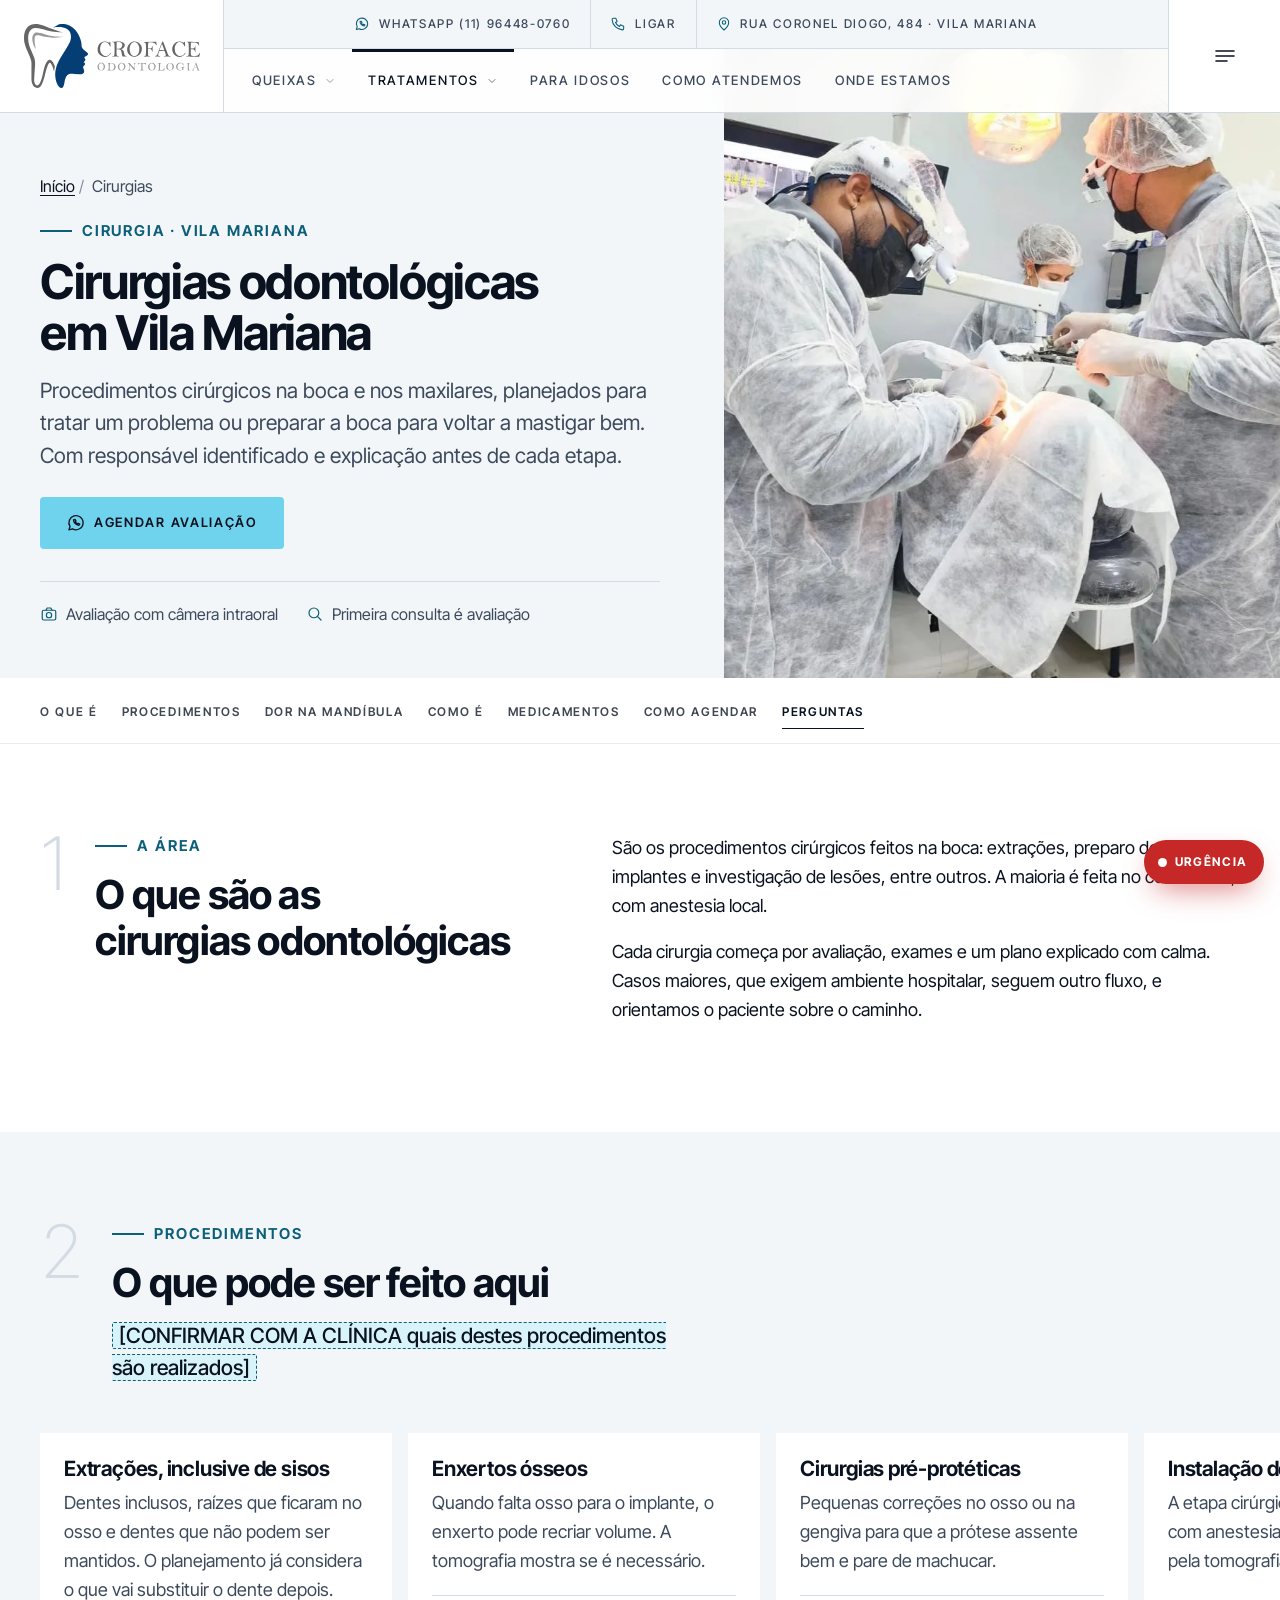
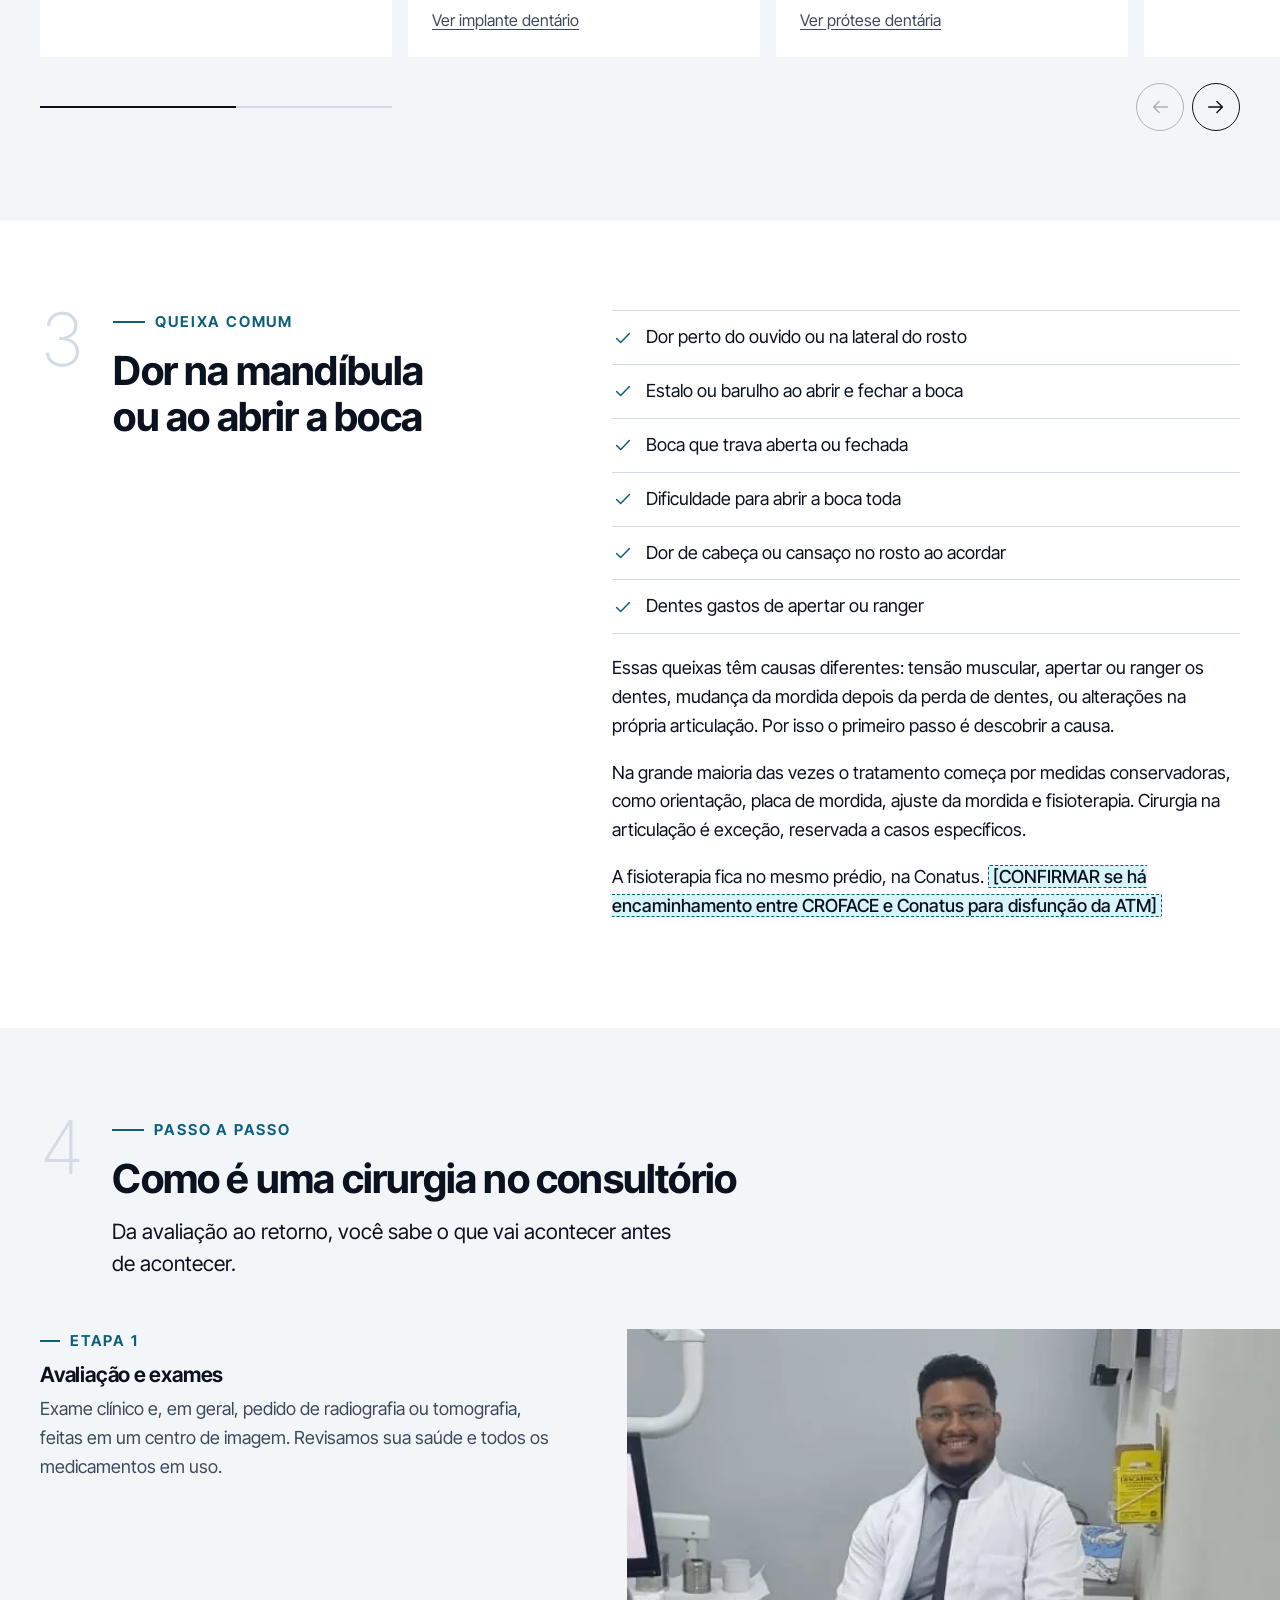
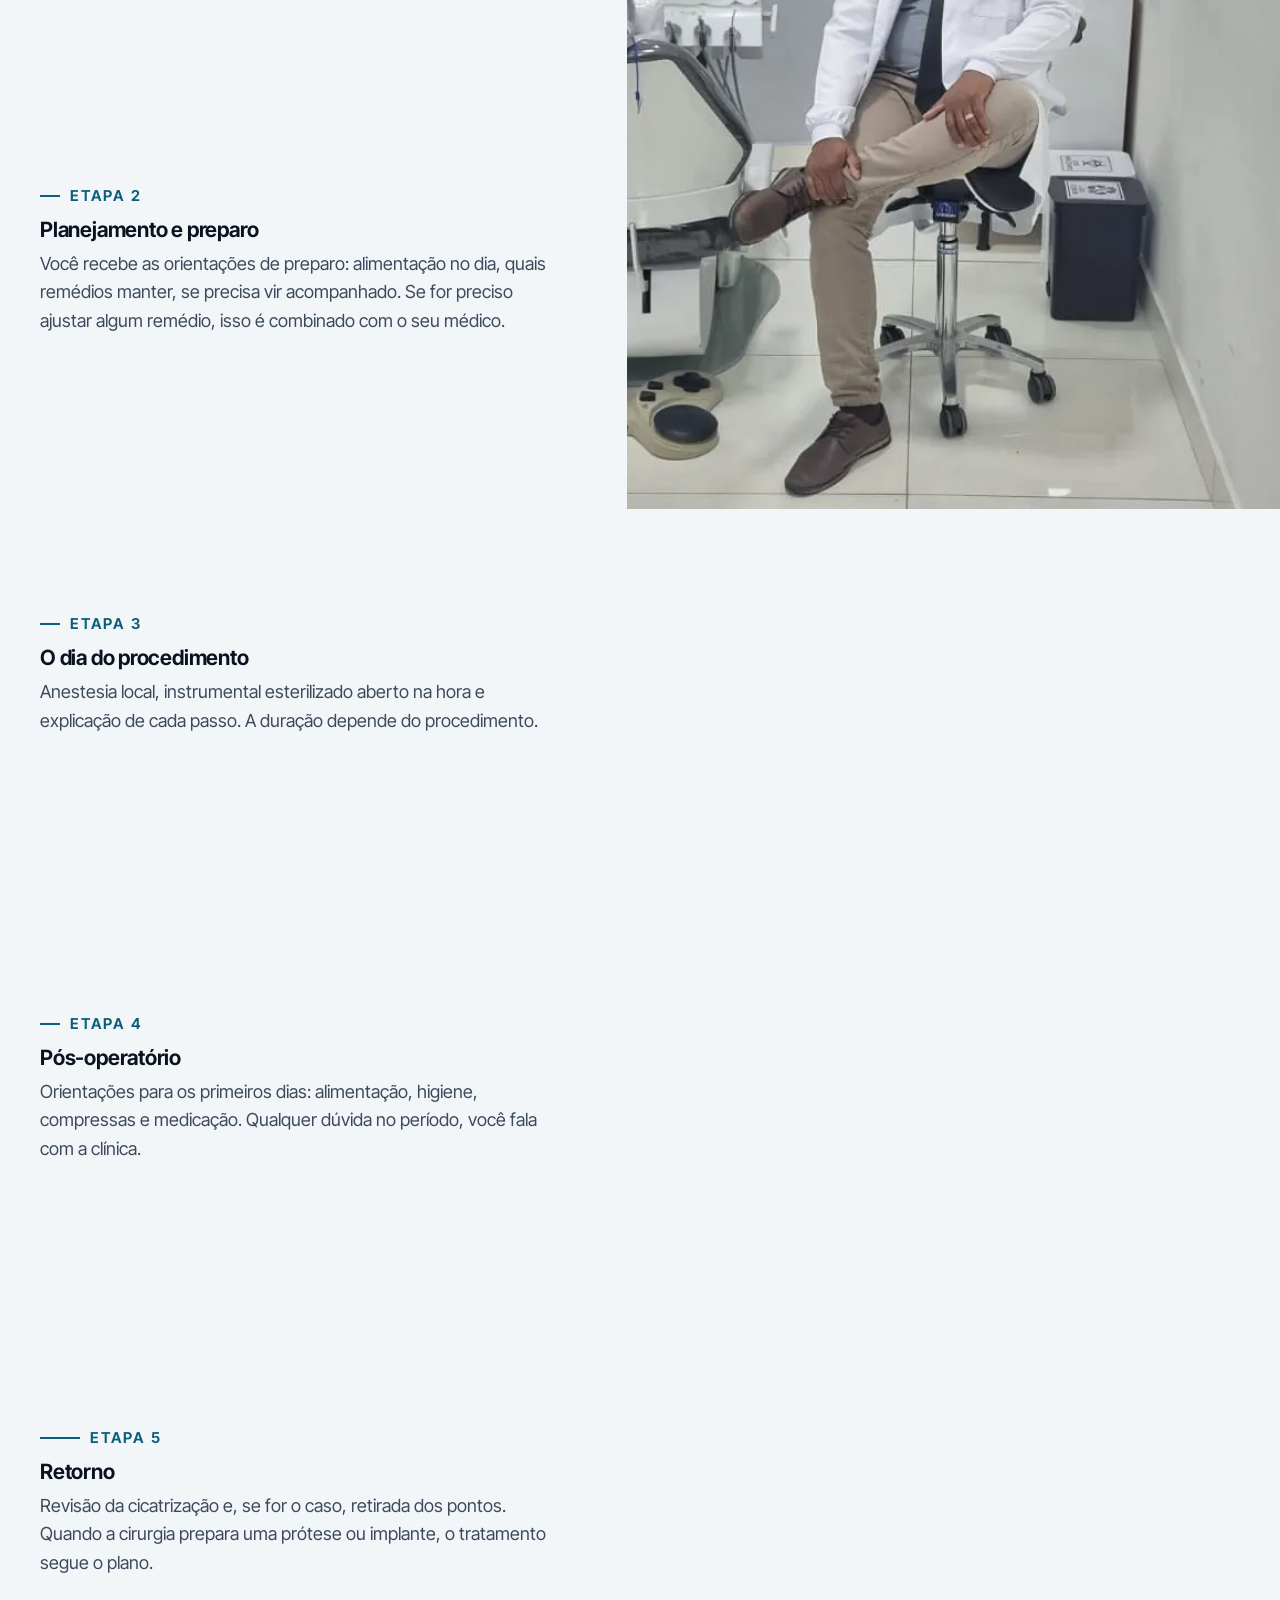
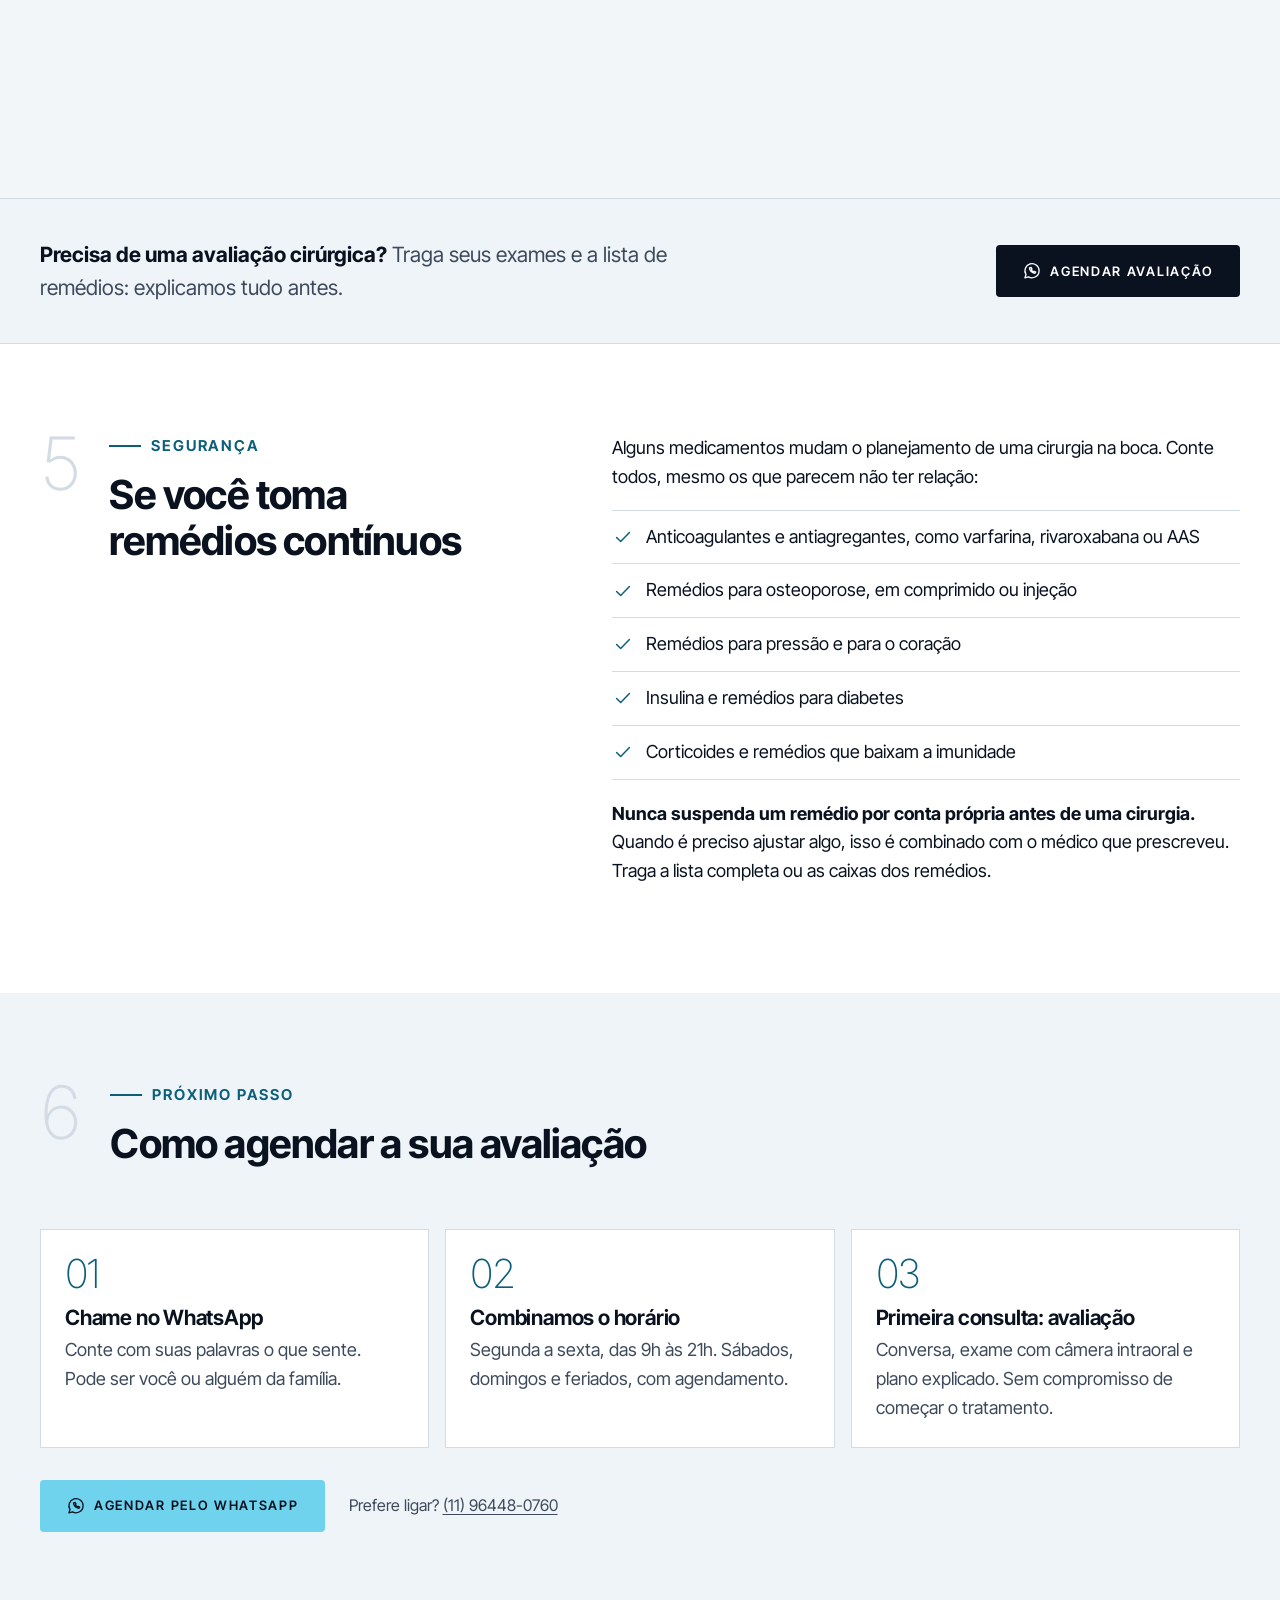
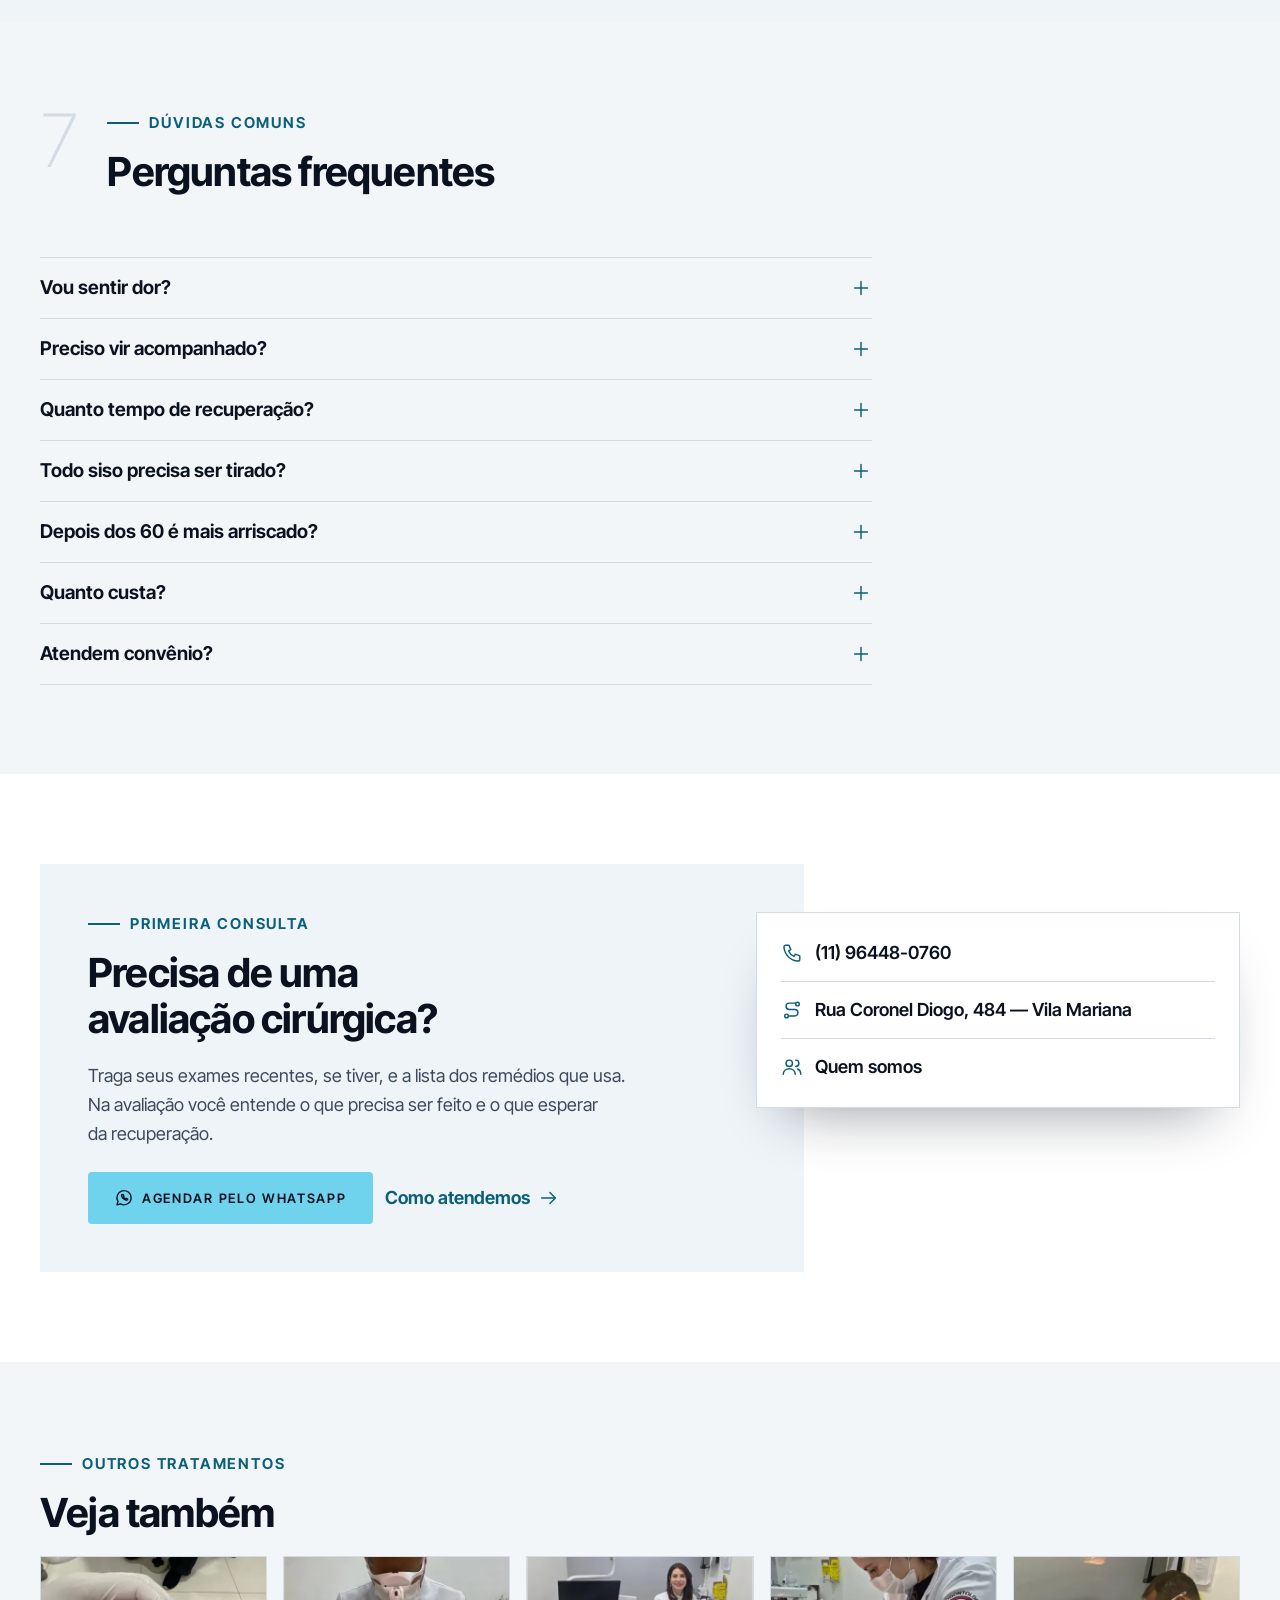
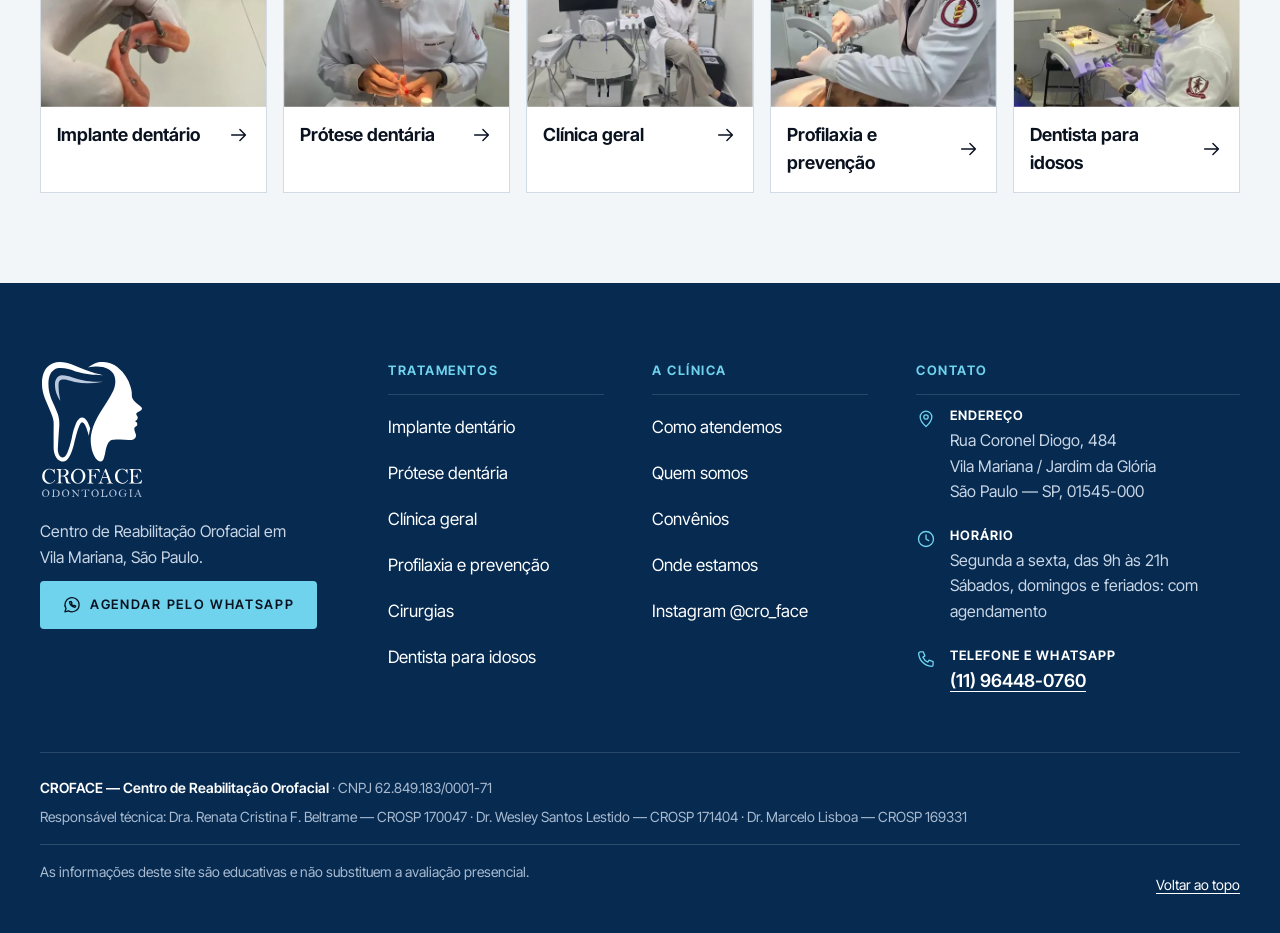
<file: cirurgias-odontologicas-vila-mariana/index.html>
<!DOCTYPE html>
<html lang="pt-BR">
<head>
<!--
  ============================================================
  CROFACE — site estático (HTML puro, sem build)

  COMO EDITAR SEM PROGRAMAR
  - O HEADER e o RODAPÉ se repetem em todas as páginas. Ao mudar algo
    neles, use "Localizar e substituir em todos os arquivos" do editor.
  - Telefone / WhatsApp: procure por  964480760  em todos os arquivos.
    Formato visível: (11) 96448-0760 · Formato de link: 5511964480760
  - Horário: procure por  HORARIO  · CRO dos profissionais: procure por  CRO
  - Tudo que ainda precisa ser confirmado está entre [COLCHETES].
  - Fotos: substitua os arquivos em /assets/img/ mantendo o MESMO nome
    (versão .jpg e versão .webp de cada foto).
  ============================================================
-->
<meta charset="utf-8">
<meta name="viewport" content="width=device-width, initial-scale=1">
<title>Cirurgias odontológicas em Vila Mariana | CROFACE</title>
<meta name="description" content="Cirurgias odontológicas em Vila Mariana (SP): extrações, sisos, enxertos, lesões da boca e cuidados com medicamentos, com planejamento antes de cada etapa.">
<link rel="canonical" href="https://croface.com.br/cirurgias-odontologicas-vila-mariana/">
<meta name="robots" content="index, follow, max-image-preview:large">
<meta name="theme-color" content="#ffffff">
<meta name="format-detection" content="telephone=no">
<meta property="og:type" content="website">
<meta property="og:locale" content="pt_BR">
<meta property="og:site_name" content="CROFACE — Centro de Reabilitação Orofacial">
<meta property="og:title" content="Cirurgias odontológicas em Vila Mariana">
<meta property="og:description" content="Extrações, sisos, enxertos, dor na mandíbula e cuidados com medicamentos. Em Vila Mariana, com responsável identificado.">
<meta property="og:url" content="https://croface.com.br/cirurgias-odontologicas-vila-mariana/">
<meta property="og:image" content="https://croface.com.br/assets/img/cirurgia-equipe.jpg">
<meta property="og:image:type" content="image/jpeg">
<meta property="og:image:width" content="960">
<meta property="og:image:height" content="720">
<meta property="og:image:alt" content="Cirurgias odontológicas em Vila Mariana">
<meta name="twitter:card" content="summary_large_image">
<meta name="twitter:title" content="Cirurgias odontológicas em Vila Mariana">
<meta name="twitter:description" content="Extrações, sisos, enxertos, dor na mandíbula e cuidados com medicamentos. Em Vila Mariana, com responsável identificado.">
<meta name="twitter:image" content="https://croface.com.br/assets/img/cirurgia-equipe.jpg">
<link rel="icon" href="/favicon.svg?v=3" type="image/svg+xml">
<link rel="icon" href="/favicon-32.png?v=3" sizes="32x32" type="image/png">
<link rel="apple-touch-icon" href="/apple-touch-icon.png?v=3">
<link rel="preload" href="/assets/fonts/inter-tight-var-latin.woff2" as="font" type="font/woff2" crossorigin>
<link rel="preload" as="image" type="image/webp" href="/assets/img/cirurgia-capa.webp" fetchpriority="high">
<script src="/assets/js/intro.js?v=2"></script>
<link rel="stylesheet" href="/assets/css/site.css?v=64">
<script src="/assets/js/site.js?v=23" defer></script>
<script type="application/ld+json">
{
 "@context": "https://schema.org",
 "@graph": [
  {
   "@type": "Dentist",
   "@id": "https://croface.com.br/#clinica",
   "name": "CROFACE — Centro de Reabilitação Orofacial",
   "alternateName": "CROFACE",
   "taxID": "62.849.183/0001-71",
   "url": "https://croface.com.br/",
   "image": "https://croface.com.br/assets/img/og-croface.jpg",
   "logo": "https://croface.com.br/assets/img/logo-croface.png",
   "telephone": "+55-11-96448-0760",
   "address": {
    "@type": "PostalAddress",
    "streetAddress": "Rua Coronel Diogo, 484",
    "addressLocality": "São Paulo",
    "addressRegion": "SP",
    "postalCode": "01545-000",
    "addressCountry": "BR"
   },
   "hasMap": "https://www.google.com/maps/search/?api=1&query=Rua+Coronel+Diogo%2C+484%2C+S%C3%A3o+Paulo+SP",
   "areaServed": [
    "Vila Mariana",
    "Jardim da Glória",
    "São Paulo"
   ],
   "openingHours": "Mo-Fr 09:00-21:00",
   "sameAs": [
    "https://www.instagram.com/cro_face/"
   ],
   "medicalSpecialty": "Dentistry"
  },
  {
   "@type": "WebPage",
   "@id": "https://croface.com.br/cirurgias-odontologicas-vila-mariana/#pagina",
   "url": "https://croface.com.br/cirurgias-odontologicas-vila-mariana/",
   "name": "Cirurgias odontológicas em Vila Mariana | CROFACE",
   "description": "Cirurgias odontológicas em Vila Mariana (SP): extrações, sisos, enxertos, lesões da boca e cuidados com medicamentos, com planejamento antes de cada etapa.",
   "inLanguage": "pt-BR",
   "isPartOf": {
    "@type": "WebSite",
    "@id": "https://croface.com.br/#site",
    "name": "CROFACE",
    "url": "https://croface.com.br/"
   },
   "breadcrumb": {
    "@id": "https://croface.com.br/cirurgias-odontologicas-vila-mariana/#breadcrumb"
   },
   "about": {
    "@id": "https://croface.com.br/cirurgias-odontologicas-vila-mariana/#servico"
   }
  },
  {
   "@type": "BreadcrumbList",
   "@id": "https://croface.com.br/cirurgias-odontologicas-vila-mariana/#breadcrumb",
   "itemListElement": [
    {
     "@type": "ListItem",
     "position": 1,
     "name": "Início",
     "item": "https://croface.com.br/"
    },
    {
     "@type": "ListItem",
     "position": 2,
     "name": "Cirurgias odontológicas",
     "item": "https://croface.com.br/cirurgias-odontologicas-vila-mariana/"
    }
   ]
  },
  {
   "@type": "Service",
   "@id": "https://croface.com.br/cirurgias-odontologicas-vila-mariana/#servico",
   "name": "Cirurgias odontológicas",
   "serviceType": "Cirurgia odontológica",
   "provider": {
    "@id": "https://croface.com.br/#clinica"
   },
   "areaServed": {
    "@type": "Place",
    "name": "Vila Mariana, São Paulo — SP"
   }
  }
 ]
}
</script>
</head>
<body>
<div class="intro-loader" aria-hidden="true"><svg viewBox="3446 3562 15573 20921" focusable="false"><path class="lg-tooth" pathLength="1" d="M3745.7 6936.9c0,634.5 18.4,944.6 171.0,1553.5 78.3,312.5 213.4,747.6 329.3,1034.2l680.6 1605.4c218.9,492.6 513.3,1194.3 556.2,1729.8 19.2,240.0 0.6,1468.6 0.6,1817.4 0,610.5 0,1221.0 0,1831.5 0,553.6 15.8,890.1 215.6,1375.2 19.7,47.8 46.7,118.1 74.0,166.5 108.4,192.1 140.1,244.2 275.7,406.1 36.7,43.8 73.5,78.0 116.2,111.0 248.7,192.0 392.4,266.9 746.4,267.2l2.9 0c338.6,-0.3 625.9,-286.2 809.3,-540.3 397.7,-551.1 672.9,-1513.7 839.8,-2181.5 148.1,-592.7 732.4,-3187.1 1197.8,-3187.1 446.0,0 781.2,1338.1 917.4,1756.3 16.4,50.5 30.2,101.9 42.2,144.9 9.5,34.5 9.7,39.3 20.6,72.9l35.7 71.2c0,-209.6 94.4,-687.2 144.2,-898.5 61.1,-259.6 79.9,-145.9 -12.5,-396.2 -184.1,-498.4 -544.7,-1445.8 -1161.1,-1445.8 -167.6,0 -300.6,72.5 -396.9,151.2 -312.4,255.2 -485.6,655.1 -632.6,1025.1 -52.3,131.6 -93.9,263.7 -141.9,406.2 -94.9,282.3 -278.7,1003.9 -342.6,1328.4 -142.4,723.3 -447.6,1891.3 -771.9,2543.5 -113.6,228.4 -307.5,548.1 -601.6,548.1 -520.3,0 -748.6,-735.9 -748.6,-1283.4l93.3 -1684.7c0.4,-59.6 7.0,-67.1 11.6,-108.7l70.7 -1078.9c68.3,-617.4 89.0,-1345.7 -55.5,-1940.3 -30.2,-124.1 -57.1,-240.3 -95.0,-359.5 -162.3,-511.0 -272.5,-703.8 -460.6,-1156.9l-144.9 -322.9c-24.0,-58.1 -49.4,-109.4 -74.7,-165.8 -373.6,-831.7 -748.4,-1765.5 -748.4,-2968.1 0,-846.7 193.5,-1738.1 861.2,-2146.7 327.6,-200.5 573.1,-232.9 970.3,-232.9 755.9,0 1535.1,260.8 2237.6,489.6 120.7,39.3 233.7,64.4 354.3,100.2l559.6 135.5c801.5,159.0 1365.1,247.1 2209.3,290.6 288.0,14.8 587.1,40.1 882.3,40.1 -14.7,-12.8 10.2,-2.5 -32.7,-20.6 -6.9,-2.9 -46.7,-13.1 -52.3,-14.4 -43.1,-10.3 -65.2,-15.5 -107.5,-26.1 -71.6,-18.0 -128.3,-33.5 -199.7,-54.2 -947.7,-274.7 -1766.7,-531.8 -2693.8,-902.3l-1455.2 -590.1c-585.7,-234.8 -1106.1,-370.3 -1847.4,-370.4l-2.0 0c-672.5,0.1 -1343.0,240.5 -1800.7,698.5 -600.7,601.1 -845.5,1542.6 -845.5,2376.3z"/><path class="lg-arc" pathLength="1" d="M5684.2 7164.2c0,721.2 115.4,1183.6 366.5,1785.9 22.5,54.1 41.0,82.8 63.1,137.3l206.4 381.7c33.7,51.1 131.3,209.6 166,235.0l-85.8 -488.9c-30.3,-169.0 -53.2,-321.1 -78.5,-496.2 -46.5,-321.5 -165.7,-1481.2 -38.1,-1837.5 211.6,-590.8 1139.0,-328.6 1552.8,-225.2 273.9,68.4 549.6,155.3 829.8,212.9 1350.2,277.4 2637.9,224.7 3990.7,8.6l100.3 -19.9c19.2,-7.8 15.2,-7.3 25.6,-14.5 -1971.3,0 -2904.4,-145.0 -4563.7,-690.3 -469.7,-154.3 -1542.0,-456.3 -1981.8,-160.0 -74.7,50.3 -93.5,62.9 -155.6,125.0 -235.7,235.7 -397.7,648.3 -397.7,1046.1z"/><path class="lg-face" pathLength="1" d="M10617.3 4690.9c81.1,0 603.3,-102.0 802.0,-107.0 165.5,-4.2 336.8,-26.6 534.8,-26.6 559.0,0 1275.0,106.3 1759.1,393.2 321.3,190.5 593.9,435.0 763.3,774.1 394.1,789.0 280.4,1701.4 -62.1,2482.7 -486.9,1110.4 -1377.8,2308.8 -2026.6,3387.7 -492.1,818.3 -958.8,1756.0 -1179.5,2697.5 -212.8,908.4 -223.5,1483.4 -65.9,2413.3 106.2,626.6 415.1,1545.8 915.6,1958.7 104.9,86.5 253.4,156.8 399.5,170.6l99.5 0c84.3,-8.5 164.1,-40.1 229.7,-103.2 254.1,-244.3 363.3,-936.5 436.3,-1301.6 20.2,-100.9 37.8,-184.6 60.2,-287.3 20.7,-95.2 40.5,-188.0 66.8,-280.7 130.1,-459.0 327.0,-1070.7 821.3,-1250.8 309.9,-112.9 932.5,-106.4 1284.6,-77.5l1270.8 79.5c242.5,-13.4 545.1,-31.3 757.8,-137.8 195.3,-97.8 338.3,-271.5 338.3,-557.3 0,-176.9 -86.5,-363.7 -141.3,-500.3 -378.6,-943.5 328.5,-693.6 328.5,-1130.6 0,-139.3 2.5,-246.8 -103.0,-351.5 -39.4,-39.1 -163.7,-128.6 -217.8,-143.1 25.1,-34.2 124.5,-94.1 183.8,-150.4 151.4,-143.6 203.8,-185.5 203.8,-451.2 0,-226.0 -213.9,-235.7 -213.9,-534.7 0,-184.4 650.5,-334.2 802.6,-627.8 29.9,-57.7 47.4,-107.0 53.0,-151.2l0 -59.5c-11.0,-79.6 -68.3,-145.2 -168.0,-223.1 -287.1,-224.3 -838.2,-643.4 -1056.2,-922.3 -380.2,-486.3 -259.1,-719.5 -315.2,-1275.6 -59.1,-585.9 -324.7,-1310.8 -572.6,-1806.9 -240.2,-480.7 -444.6,-763.0 -775.2,-1189.9 -30.4,-39.3 -58.0,-66.6 -91.7,-108.8l-718.1 -672.1c-564.2,-422.6 -1288.9,-756.1 -2037.2,-756.3l-258 0c-234.5,1.7 -454.1,13.0 -697.1,74.7 -145.6,36.9 -273.7,75.4 -400.1,134.6 -334.2,156.6 -652.2,372.1 -958.2,579.1l-53.2 40.3z"/><path class="lg-word" pathLength="1" d="M3772.4 20987.7c0,301.4 14.2,495.7 194.9,754.2 34.3,49.2 80.2,105.1 122.2,145.1 84.2,80.2 207.1,160.7 314.7,206.6 457.5,194.9 938.2,70.4 1203.4,-286.6 16.9,-22.8 189.3,-231.1 76.3,-231.1 -42.5,0 -53.6,40.6 -72.8,74.2 -276.6,484.7 -834.9,597.2 -1253.8,89.4 -433.5,-525.5 -220.0,-1727.8 497.8,-1727.8 517.4,0 725.5,630.6 753.3,653.5 98.3,81.2 50.8,-132.2 48.7,-172.1 -8.0,-159.7 -8.7,-387.0 -40.0,-521.4 -80.1,1.7 -57.6,12.8 -97.7,62.6 -28.6,35.6 -50.7,46.7 -76.0,84.4 -414.9,-219.5 -784.6,-275.0 -1200.5,2.6 -152.4,101.7 -292.8,261.2 -367.5,434.6 -48.7,113.3 -103.0,276.6 -103.0,431.7z"/><path class="lg-word" pathLength="1" d="M6553.1 20987.7l-13.3 -307.4c0,-225.7 13.3,-403.5 13.3,-628.3 173.9,0 503.8,-103.7 692.2,83.1 213.4,211.6 197.8,605.1 -130.2,773.0 -113.3,58.0 -384.8,79.6 -562.0,79.6zm-628.3 -1002.6l0 40.1c204.1,47.5 264.3,21.0 300.3,247.7 13.4,84.3 0.0,170.5 12.7,254.6 16.0,106.1 7.7,981.3 7.7,1128.6 0,469.6 -156.8,386.4 -334.2,427.8l0 40.0c109.8,25.5 852.7,25.5 962.5,0 -26.9,-101.0 -140.0,-18.7 -237.6,-96.6 -88.0,-70.3 -71.8,-123.2 -91.0,-256.5 -24.5,-170.1 -5.5,-500.9 -5.5,-689.6 179.1,-41.7 412.1,-26.3 540.7,60.8 124.5,84.3 170.2,285.9 202.2,466.1 105.8,595.8 63.6,519.5 634.7,528.9l146.2 0.2 0 -53.4c-113.9,-26.5 -236.2,-16.2 -328.8,-152.4 -138.8,-204.2 -90.4,-513.3 -261.1,-701.3l-292.3 -202.2c69.2,-5.7 254.9,-84.4 311.9,-115.8 339.6,-187.4 397.6,-835.7 -303.6,-948.5 -92.9,-14.9 -724.2,-9.3 -850.9,-5.5l-414 27.1z"/><path class="lg-word" pathLength="1" d="M8451.5 21041.2c0,-280.3 55.7,-506.0 184.4,-697.9 205.1,-305.8 516.4,-410.0 822.7,-229.0 239.2,141.3 409.9,533.3 409.9,833.3 0,349.7 -14.9,480.8 -173.6,788.9 -84.2,163.6 -264.2,334.0 -468.1,334.0 -192.8,0 -251.8,2.9 -425.5,-109.2 -249.1,-160.9 -349.8,-621.6 -349.8,-920.1zm-374.3 13.3c0,165.5 34.9,342.7 83.8,464.2 29.3,72.9 51.1,119.3 89.7,177.6 187.4,283.3 499.4,490.7 900.3,470.6 190.6,-9.5 308.2,-36.8 441.5,-105.1 225.3,-115.5 425.8,-330.1 539.1,-557.1 142.9,-286.4 147.5,-641.4 17.5,-931.4l-150.3 -237.3c-115.4,-128.1 -163.0,-201.1 -359.8,-295.2 -345.3,-165.1 -773.2,-115.8 -1082.5,116.0 -269.8,202.4 -479.3,556.3 -479.3,897.6z"/><path class="lg-word" pathLength="1" d="M10497.0 20025.2c8.7,105.4 98.3,37.6 209.4,84.6 75.2,31.8 97.5,102.5 108.0,186.1 27.9,223.3 91.0,1650.9 -68.1,1756.6 -55.9,37.1 -138.0,22.2 -177.2,38.5 -56.8,23.7 -24.2,20.1 -18.6,32.9 7.5,17.7 -12.6,29.1 92.5,27.7l362.1 -14.6c146.5,-0.2 331.7,42.1 454.4,13.5 -12.6,-151.7 -320.8,46.1 -320.8,-320.8l0 -788.7c176.5,0 386.7,-21.9 498.3,103.3 32.6,36.6 54.8,75.4 68.4,132.0 17.2,72.0 -2.9,114.8 48.2,152.3 70.6,-18.8 54.1,-85.3 53.5,-173.7 -0.8,-124.1 14.1,-638.8 -0.0,-668.5 -129.3,2.8 -8.4,102.9 -143.4,257.6 -126.5,145.0 -313.4,116.6 -525.0,116.6 0,-105.8 8.0,-771.7 25.0,-817.1 18.3,-49.0 41.5,-44.6 104.4,-55.9 406.5,-73.2 818.5,-6.7 1044.1,341.3 13.9,21.5 29.1,52.2 52.0,62.8 84.5,38.9 31.2,-145.2 9.8,-258.5 -12.4,-66.0 -22.2,-248.3 -85.8,-248.3l-1791.4 40.1z"/><path class="lg-word" pathLength="1" d="M12823.2 21201.6c47.4,-98.7 276.5,-820.4 360.9,-882.3 23.4,100.4 123.0,316.6 165.4,436.1 28.4,80.0 53.6,143.5 84.6,222.8l84.1 223.3c-114.6,0 -248.9,6.5 -361.0,0.0 -164.9,-9.5 -163.8,-0.0 -334.1,-0.0zm445.2 -1270.0l23.1 0c26.0,8.5 54.5,46.2 87.5,125.9l405 1052.2c74.9,207.4 149.5,413.5 228.9,613.3 31.6,79.5 84.8,219.6 137.0,277.3 113.0,125.1 254.2,32.6 264.0,150.3 -67.2,15.6 -340.6,-13.3 -467.9,-13.3 -123.6,0 -434.7,22.3 -481.2,0 7.2,-86.9 35.1,-36.4 167.7,-72.9 278.3,-76.6 -57.0,-549.8 -74.1,-755.9l-775.4 0c-15.5,186.3 -329.0,629.7 -35.1,743.6 142.5,55.2 172.9,1.3 182.1,85.2 -55.7,26.7 -300.6,0 -401.0,0 -114.2,0 -295.6,15.2 -360.9,0 13.4,-161.0 189.6,88.6 385.7,-443.1 184.3,-499.9 366.3,-1009.6 571.1,-1501.0 50.1,-120.3 92.5,-244.9 143.4,-261.6z"/><path class="lg-word" pathLength="1" d="M14668.1 21014.5c0,491.9 169.9,850.2 614.7,1069.7 419.6,207.0 894.3,98.8 1193.3,-237.5 230.6,-259.4 125.2,-358.1 32.4,-194.8 -20.5,36.2 -33.2,56.2 -56.7,90.2 -217.2,314.8 -607.3,421.0 -945.9,226.0 -175.5,-101.0 -334.3,-313.3 -401.8,-507.2 -67.2,-193.1 -66.9,-373.9 -61.9,-580.5 1.4,-60.4 16.9,-140.2 30.3,-196.9 183.2,-774.6 962.8,-980.7 1391.5,-101.2 28.0,57.5 24.5,92.6 89.1,97.9 25.2,-52.5 -5.7,-447.5 -14.0,-560.8 -6.5,-89.9 -5.4,-147.7 -52.8,-147.7 -60.1,0 -10.1,46.4 -160.4,147.0l-262.2 -125.4c-417.8,-139.3 -805.3,-17.0 -1078.0,255.6 -180.7,180.7 -317.4,491.7 -317.4,765.4z"/><path class="lg-word" pathLength="1" d="M16793.8 19985.1c8.4,101.8 106.8,50.5 216.7,130.8 90.8,66.3 49.7,148.7 67.6,279.9 13.9,102 5.6,218.5 9.2,338.3 1.8,62.5 19.7,90.3 12.3,157.5 -35.4,319.6 59.3,1002.8 -102.5,1128.3 -78.5,60.8 -183.1,44.7 -214.8,52.5 -57.4,14.0 -36.9,4.8 -42.0,51.4 67.8,32.5 215.4,13.4 307.4,13.3 121.7,-0.0 197.3,14.1 307.3,13.5 221.4,-1.2 411.2,13.1 641.8,13.1l628.3 0c2.8,-126.1 148.0,-477.9 93.5,-574.8 -140.7,37.5 -73.2,494.6 -909.0,494.6 -425.5,0 -427.8,-180.9 -427.8,-561.5 0,-525.8 -28.4,-466.0 79.7,-456.4 92.4,8.2 226.2,-7.8 352.2,51.1 132.8,62.2 160.5,184.8 196.3,338.4l53.4 0c0,-114.3 -6.6,-596.4 7.7,-687.5 8.4,-53.3 21.6,-180.9 -38.7,-140.3 -69.2,46.6 -33.8,346.5 -410.1,346.5l-240.6 0c0,-163.2 -5,-430.5 11.4,-576.8 5.8,-52.4 -0.0,-106.1 1.5,-158.9 1.9,-68.1 13.8,-73.3 13.8,-146.6 69.7,0 81.3,-8.2 134.3,-12.6l276.3 -10.4c122.4,10.2 267.4,5.4 378.5,62.8 139.9,72.2 212.5,164 303.3,284.8 16.6,22.1 122.3,211.7 115.6,74.2 -3.3,-68.5 -73.5,-440.2 -98.6,-492.3 -450.0,0 -867.5,10.4 -1310.1,-13.4 -68.1,-3.6 -396.8,-19.9 -414.5,0.0z"/><path class="lg-sub" pathLength="1" d="M3932.8 23594.7c0,-95.5 46.8,-251.0 87.8,-313.2 235.8,-358.3 634.1,-94.0 634.1,259.7l0 133.6c0,197.8 -131.0,454.5 -320.8,454.5 -150.2,0 -243.0,-20.7 -321.4,-173.2 -38.6,-75.1 -79.6,-247.1 -79.6,-361.5zm-187.1 -13.3l0 93.5c0,257.6 237.8,508.0 494.6,508.0l80.2 0c254.5,0 534.7,-259.5 534.7,-601.6 0,-492.3 -725.0,-765.8 -1042.5,-213.7 -21.5,37.5 -67.0,156.4 -67.0,213.7z"/><path class="lg-sub" pathLength="1" d="M5764.4 24142.8c-275.2,0 -228.1,-164 -227.7,-481.7l23.4 -377.5c22.1,-170.8 -66.1,-156.7 204.2,-156.7 428.7,0 569.3,578.5 317.1,878.6 -69.2,82.4 -170.2,137.3 -317.1,137.3zm97.7 40.1l-203.1 0c-65.5,-3.0 -103.9,-13.9 -188.6,-13.4l-294.2 0.0c113.8,-155.3 213.9,231.9 213.9,-695.1 0,-307.8 19.8,-335.4 -147.0,-374.3l0 -26.7c70.9,0 143.8,-1.6 214.5,-0.4 37,0.6 76.5,7.7 94.7,8.2 138.2,4.0 437.8,-50.1 649.6,129.6 346.1,293.7 215.6,804.4 -141.3,934.1 -63.3,23.0 -126.7,33.8 -198.3,38.1z"/><path class="lg-sub" pathLength="1" d="M6914.1 23608.1c0,-218.6 125.6,-494.6 334.2,-494.6l53.4 0c186.8,0 334.2,237.1 334.2,427.8l0 133.6c0,197.8 -131.0,454.5 -320.8,454.5 -150.2,0 -243.0,-20.7 -321.4,-173.2 -36.0,-70.1 -79.6,-241.3 -79.6,-348.1zm394.4 574.8l-100.9 0c-62.6,-5.9 -125.7,-23.1 -186.9,-53.1 -37.2,-18.2 -50.3,-23.6 -83.2,-50.4 -24.2,-19.6 -46.9,-34.8 -65.3,-54.9 -122.9,-134.6 -145.1,-250.2 -145.1,-429.7 0,-148.2 104.2,-301.9 183.4,-378.0 365.6,-350.8 926.1,-56.7 926.1,364.6 0,329.1 -247.1,574.9 -527.9,601.6z"/><path class="lg-sub" pathLength="1" d="M8170.8 23126.8c192.2,4.2 213.9,244.5 213.9,401.0 0,502.1 57.7,601.6 -187.1,601.6l0 40.1c109.2,0 396.0,21.1 467.9,-13.3 -34.8,-47.5 -17.4,-16.9 -87.9,-32.4 -130.1,-28.6 -117.4,-151.3 -127.0,-274.0 -12.2,-157.3 -12.3,-332.0 -12.3,-509.0 37.2,24.9 52.1,59.4 90.1,96.9 129.1,127.2 419.7,498.7 554.8,635.0 22.1,22.3 23.6,23.1 43.9,49.6 30.2,39.2 7.6,33.3 59.6,47.2 39.1,-81.5 14.3,-787.6 27.7,-908.0 10.7,-96.5 77.5,-134.6 186.1,-134.6l0 -40.1 -454.5 40.1c274.6,6.1 213.9,249.4 213.9,628.3 0,67.1 -12.0,59.8 -13.3,120.3 -54.0,-36.2 -162.3,-181.4 -210.3,-230.8l-152.6 -168.2c-24.1,-30.1 -25.1,-35.7 -54.7,-65.5l-149.4 -171.4c-158.4,-203.9 -141.1,-152.7 -408.7,-152.7l0 40.1z"/><path class="lg-sub" pathLength="1" d="M9668.1 23354.0l40.1 0c21.7,-93.1 81.3,-150.2 160.0,-187.5 92.2,-43.7 190.0,-35.0 294.5,-26.3 0,101.2 37.4,818.8 -12.7,923.1 -14.0,29.2 -36.3,47.9 -75.5,58.1 -75.6,19.7 -81.2,-18.1 -98.9,48.1 117.1,0 505.1,20.1 574.8,-13.3 -45.5,-62.1 -159.8,7.3 -196.9,-110.5 -27.8,-88.3 -14.9,-332.1 -16.4,-451.5 -0.8,-71.9 -12.1,-78.8 -14.5,-146.2l13.9 -307.7c191.7,0 309.3,-24.0 419.7,141.7 34.6,51.9 21.3,43.8 74.9,72.1 12.3,-53.0 -5.5,-239.9 -19.9,-260.7 -23.3,-33.6 -89.5,-21.6 -134.6,-14.4 -161.8,26 -940.6,-5.7 -941.5,-5.5 -65.3,14.3 -66.8,212.4 -66.8,280.7z"/><path class="lg-sub" pathLength="1" d="M11726.9 24129.4c-136.8,0 -240.7,-26.6 -312.3,-168.9 -94.7,-188.1 -111.5,-504.0 7.0,-684.5 209.2,-318.4 639.5,-167.6 639.5,358.8 0,216.1 -125.1,494.6 -334.2,494.6zm-23.2 -1069.5l55.2 0c124.7,6.6 247.5,58.7 345.6,170.4 381.1,434.2 -32.1,952.5 -391.0,952.5l-80.2 0c-275.8,0 -494.6,-263.3 -494.6,-561.4 0,-303.4 278.9,-546.5 564.9,-561.5z"/><path class="lg-sub" pathLength="1" d="M12555.8 23113.4c111.1,2.4 173.8,60.0 173.8,173.8l0 681.8c0,123.2 -66.4,171.1 -187.1,173.8l0 26.7c97.6,22.7 773.2,0 962.5,0 8.9,-107.6 53.4,-237.3 53.4,-347.5l-40.1 0c-22.3,95.7 -170.4,253.1 -264.6,283.4 -28.3,9.1 -215.3,23.5 -249.5,17.9 -159.4,-25.8 -114.0,-198.3 -114.0,-488.5 0,-131.8 14.5,-231.7 12.9,-347.9 -2.2,-168.2 59.2,-143.5 187.5,-173.4l0 -26.7c-96.8,-23.1 -51.8,-15.3 -164.5,-3.2 -52.6,5.6 -65.4,-7.2 -116.1,-10.1 -78.9,-4.5 -173.4,0.0 -254.1,0.0l0 40.1z"/><path class="lg-sub" pathLength="1" d="M14414.1 24129.4c-140.5,0 -243.7,-5.6 -333.9,-160.7 -170.0,-292.5 -70.7,-855.3 253.7,-855.3l53.4 0c264.4,0 446.0,460.4 254.2,829.1 -23.1,44.4 -46.6,82.9 -83.1,117.3 -28.3,26.7 -94.7,69.5 -144.3,69.5zm-30.6 53.4l-106.8 0c-116.5,-12.2 -233.0,-64.9 -334.1,-170.1 -81.1,-84.3 -143.3,-230.2 -143.3,-391.4 0,-71.1 35.9,-179.1 61.9,-232.1 209.5,-427.9 840.9,-445.9 1019.4,19.7 145.1,378.6 -155.1,739.4 -497.0,773.8z"/><path class="lg-sub" pathLength="1" d="M15243.0 23594.7l0 80.2c0,260.3 277.2,508.0 534.7,508.0 269.1,0 278.0,-18.3 521.3,-147.0l13.3 -307.4c146.9,-77.7 102.1,-5.5 147.0,-66.8 -44.7,-61.0 -131.0,-14.1 -240.1,-12.8 -93.1,1.1 -187.9,-0.5 -281.2,-0.5 20.9,78.3 58.3,17.0 134.3,52.8 85.6,40.3 66.2,173.6 66.2,281.3 0,42.6 -61.2,88.7 -91.0,109.4 -103.5,71.8 -230.9,58.3 -336.9,11.1 -142.4,-63.4 -267.1,-239.5 -267.1,-414.7 0,-195.4 -0.5,-270.8 120.0,-441.4 145.5,-205.9 494.0,-208.9 671.6,77.6 33.4,54.0 28.6,93.2 90.6,109.8 0,-68.8 -8.5,-137.5 -16.7,-210.5 -21.4,-189.7 -38.9,-70.1 -76.8,-70.1 -73.8,0 -110.3,-31.7 -162.1,-51.7 -64.4,-24.9 -128.9,-38.2 -192.1,-41.8l-67.9 0c-309.3,16.9 -567.0,265.1 -567.0,534.7z"/><path class="lg-sub" pathLength="1" d="M16807.2 23086.7c64.4,87.9 135.3,-50.7 133.7,267.3 -0.7,145.6 13.3,248.7 13.3,401.1 0,124.9 -13.3,203.2 -13.3,334.2 -138.4,92.7 -68.2,-4.2 -120.3,66.8 69.2,33.2 336.1,13.3 441.1,13.3 -45.5,-170.4 -160.4,239.3 -160.4,-601.6 0,-622.8 73.6,-362.8 160.4,-481.2 -43.3,-24.3 -437.0,-21.3 -454.5,0z"/><path class="lg-sub" pathLength="1" d="M18090.6 23260.5c22.7,97.5 129.3,294.4 160.4,427.8l-334.2 0c4.5,-54.2 87.5,-257.3 116.3,-324.7l57.4 -103.0zm628.3 882.3l0 40.0c-57.9,-1.2 -54.7,-11.9 -119.8,-13.8l-361.4 -26.2c111.7,-26.0 167.8,-12.2 119.3,-159.2 -20.5,-62.3 -52.3,-172.4 -79.2,-228.4l-387.7 0c-46.6,97.2 -80.2,190.3 -80.2,334.2 66.9,44.8 60.2,33.2 147.0,53.4l-387.7 26.7c18.8,-70.5 58.6,-15.9 124.3,-89.5 64.9,-72.8 253.2,-627.5 309.0,-760.4 74.1,-176.4 81.0,-257.7 168.1,-259.6l228.9 586.5c36.7,102.2 71.1,196.5 112.8,301.6 42.4,107.2 64.3,191.5 206.3,194.7z"/></svg></div>
<a class="skip-link" href="#conteudo">Pular para o conteúdo</a>

<!-- ============================================================
     HEADER (igual em todas as páginas)
     ============================================================ -->
<header class="site-header">
  <a class="brand" href="/" aria-label="CROFACE — Centro de Reabilitação Orofacial, página inicial">
    <img class="brand__logo" src="/assets/img/logo-croface-h.svg" alt="" width="176" height="64">
  </a>

  <div class="header-center">
    <div class="utility">
      <a class="utility__link" href="https://wa.me/5511964480760?text=Ol%C3%A1%2C%20gostaria%20de%20agendar%20uma%20avalia%C3%A7%C3%A3o%20na%20CROFACE." target="_blank" rel="noopener" data-evento="whatsapp_utilitaria"><svg class="icon" aria-hidden="true"><use href="/assets/icons.svg#i-whatsapp"/></svg><span class="utility__txt">WhatsApp<span class="utility__num"> (11) 96448-0760</span></span></a>
      <a class="utility__link" href="tel:+5511964480760" data-evento="telefone_utilitaria"><svg class="icon" aria-hidden="true"><use href="/assets/icons.svg#i-phone"/></svg><span class="utility__txt">Ligar</span></a>
      <a class="utility__link utility__link--address" href="/#onde-estamos"><svg class="icon" aria-hidden="true"><use href="/assets/icons.svg#i-pin"/></svg><span>Rua Coronel Diogo, 484 · Vila Mariana</span></a>
    </div>

    <nav class="nav" aria-label="Navegação principal">
      <ul class="nav__list">
        <li class="nav__item nav__item--mega">
          <a class="nav__link nav__trigger" href="/#queixas" aria-expanded="false" aria-controls="mega-queixas">Queixas <svg class="icon icon--xs nav__caret" aria-hidden="true"><use href="/assets/icons.svg#i-chevron"/></svg></a>
          <div class="mega" id="mega-queixas">
            <div class="mega__inner">
              <ul class="mega__row"><li><a class="mega__tile" href="/clinica-geral-vila-mariana/#dor-de-dente"><span class="mega__icon"><svg class="icon" aria-hidden="true"><use href="/assets/icons.svg#i-tooth-pain"/></svg></span><span>Dor de dente</span></a></li><li><a class="mega__tile" href="/clinica-geral-vila-mariana/#dente-quebrado"><span class="mega__icon"><svg class="icon" aria-hidden="true"><use href="/assets/icons.svg#i-tooth-broken"/></svg></span><span>Dente quebrado</span></a></li><li><a class="mega__tile" href="/protese-dentaria-vila-mariana/#protese-que-incomoda"><span class="mega__icon"><svg class="icon" aria-hidden="true"><use href="/assets/icons.svg#i-denture"/></svg></span><span>Prótese que machuca ou solta</span></a></li><li><a class="mega__tile" href="/dentista-para-idosos-vila-mariana/#mastigacao"><span class="mega__icon"><svg class="icon" aria-hidden="true"><use href="/assets/icons.svg#i-chew"/></svg></span><span>Dificuldade para mastigar</span></a></li><li><a class="mega__tile" href="/clinica-geral-vila-mariana/#bruxismo"><span class="mega__icon"><svg class="icon" aria-hidden="true"><use href="/assets/icons.svg#i-jaw"/></svg></span><span>Dor na mandíbula</span></a></li><li><a class="mega__tile" href="/clinica-geral-vila-mariana/#gengiva"><span class="mega__icon"><svg class="icon" aria-hidden="true"><use href="/assets/icons.svg#i-drop"/></svg></span><span>Gengiva que sangra</span></a></li><li><a class="mega__tile" href="/clinica-geral-vila-mariana/#dente-escurecido"><span class="mega__icon"><svg class="icon" aria-hidden="true"><use href="/assets/icons.svg#i-tooth-dark"/></svg></span><span>Dente escurecido</span></a></li><li><a class="mega__tile" href="/clinica-geral-vila-mariana/#sensibilidade"><span class="mega__icon"><svg class="icon" aria-hidden="true"><use href="/assets/icons.svg#i-bolt"/></svg></span><span>Sensibilidade</span></a></li><li><a class="mega__tile" href="/implante-dentario-vila-mariana/"><span class="mega__icon"><svg class="icon" aria-hidden="true"><use href="/assets/icons.svg#i-gap"/></svg></span><span>Falta de dentes</span></a></li></ul>
              <div class="mega__foot">
                <p>Não encontrou o que sente? Descreva com suas palavras.</p>
                <a class="btn btn--outline-dark" href="https://wa.me/5511964480760?text=Ol%C3%A1%2C%20quero%20descrever%20uma%20queixa%20e%20saber%20se%20voc%C3%AAs%20atendem." target="_blank" rel="noopener" data-evento="whatsapp_megamenu">Explicar pelo WhatsApp <svg class="icon" aria-hidden="true"><use href="/assets/icons.svg#i-arrow"/></svg></a>
              </div>
            </div>
          </div>
        </li>
        <li class="nav__item nav__item--mega">
          <a class="nav__link nav__trigger is-section" href="/#tratamentos" aria-expanded="false" aria-controls="mega-tratamentos">Tratamentos <svg class="icon icon--xs nav__caret" aria-hidden="true"><use href="/assets/icons.svg#i-chevron"/></svg></a>
          <div class="mega" id="mega-tratamentos">
            <div class="mega__inner">
              <ul class="mega__thumbs"><li><a class="mega__thumb" href="/implante-dentario-vila-mariana/"><picture><source type="image/webp" srcset="/assets/img/implante-thumb.webp"><img src="/assets/img/implante-thumb.jpg" alt="Prótese sobre implantes nas mãos do dentista" width="480" height="360" loading="lazy" decoding="async"></picture><span>Implante dentário <svg class="icon icon--sm" aria-hidden="true"><use href="/assets/icons.svg#i-arrow"/></svg></span></a></li><li><a class="mega__thumb" href="/protese-dentaria-vila-mariana/"><picture><source type="image/webp" srcset="/assets/img/protese-capa-thumb.webp"><img src="/assets/img/protese-capa-thumb.jpg" alt="Dr. Marcelo Lisboa ajusta uma prótese na bancada" width="480" height="360" loading="lazy" decoding="async"></picture><span>Prótese dentária <svg class="icon icon--sm" aria-hidden="true"><use href="/assets/icons.svg#i-arrow"/></svg></span></a></li><li><a class="mega__thumb" href="/clinica-geral-vila-mariana/"><picture><source type="image/webp" srcset="/assets/img/clinica-thumb.webp"><img src="/assets/img/clinica-thumb.jpg" alt="Dra. Renata Beltrame no consultório da CROFACE" width="480" height="360" loading="lazy" decoding="async"></picture><span>Clínica geral <svg class="icon icon--sm" aria-hidden="true"><use href="/assets/icons.svg#i-arrow"/></svg></span></a></li><li><a class="mega__thumb" href="/limpeza-e-prevencao-vila-mariana/"><picture><source type="image/webp" srcset="/assets/img/profilaxia-atendimento-thumb.webp"><img src="/assets/img/profilaxia-atendimento-thumb.jpg" alt="Dra. Renata Beltrame faz a profilaxia de um paciente no consultório da CROFACE" width="480" height="360" loading="lazy" decoding="async"></picture><span>Profilaxia e prevenção <svg class="icon icon--sm" aria-hidden="true"><use href="/assets/icons.svg#i-arrow"/></svg></span></a></li><li><a class="mega__thumb" href="/cirurgias-odontologicas-vila-mariana/" aria-current="page"><picture><source type="image/webp" srcset="/assets/img/cirurgia-equipe-thumb.webp"><img src="/assets/img/cirurgia-equipe-thumb.jpg" alt="Dr. Wesley Lestido e Dr. Marcelo Lisboa durante uma cirurgia no consultório da CROFACE" width="480" height="360" loading="lazy" decoding="async"></picture><span>Cirurgias <svg class="icon icon--sm" aria-hidden="true"><use href="/assets/icons.svg#i-arrow"/></svg></span></a></li><li><a class="mega__thumb" href="/dentista-para-idosos-vila-mariana/"><picture><source type="image/webp" srcset="/assets/img/idosos-thumb.webp"><img src="/assets/img/idosos-thumb.jpg" alt="Dr. Marcelo Lisboa em atendimento a paciente idosa" width="480" height="360" loading="lazy" decoding="async"></picture><span>Dentista para idosos <svg class="icon icon--sm" aria-hidden="true"><use href="/assets/icons.svg#i-arrow"/></svg></span></a></li></ul>
              <div class="mega__foot">
                <p>Não sabe qual é o seu caso? Tudo começa por uma avaliação.</p>
                <a class="btn btn--outline-dark" href="/como-atendemos/">Como é a primeira consulta <svg class="icon" aria-hidden="true"><use href="/assets/icons.svg#i-arrow"/></svg></a>
              </div>
            </div>
          </div>
        </li>
        <li class="nav__item"><a class="nav__link" href="/dentista-para-idosos-vila-mariana/">Para idosos</a></li>
        <li class="nav__item"><a class="nav__link" href="/como-atendemos/">Como atendemos</a></li>
        <li class="nav__item"><a class="nav__link" href="/#onde-estamos">Onde estamos</a></li>
      </ul>
    </nav>
  </div>

  <a class="menu-toggle" href="#menu" role="button" aria-controls="menu" aria-expanded="false" aria-label="Abrir menu"><svg class="icon" aria-hidden="true"><use href="/assets/icons.svg#i-menu"/></svg></a>

  <!-- MENU EM TELA CHEIA -->
  <div class="overlay" id="menu" role="dialog" aria-modal="true" aria-label="Menu do site">
    <div class="overlay__media">
      <picture><source type="image/webp" srcset="/assets/img/menu-recepcao.webp"><img src="/assets/img/menu-recepcao.jpg" alt="Dr. Wesley Lestido no consultório da CROFACE, na Rua Coronel Diogo, 484" width="739" height="924" loading="lazy" decoding="async"></picture>
      <div class="contact-card">
        <p class="eyebrow">CROFACE · Vila Mariana</p>
        <address class="contact-card__lines">
          <span><svg class="icon" aria-hidden="true"><use href="/assets/icons.svg#i-pin"/></svg>Rua Coronel Diogo, 484 — Vila Mariana, São Paulo — SP</span>
          <a href="https://wa.me/5511964480760?text=Ol%C3%A1%2C%20gostaria%20de%20agendar%20uma%20avalia%C3%A7%C3%A3o%20na%20CROFACE." target="_blank" rel="noopener" data-evento="whatsapp_menu"><svg class="icon" aria-hidden="true"><use href="/assets/icons.svg#i-whatsapp"/></svg>(11) 96448-0760</a>
          <!-- HORARIO -->
          <span><svg class="icon" aria-hidden="true"><use href="/assets/icons.svg#i-clock"/></svg>Seg. a sex., 9h às 21h · Sáb., dom. e feriados: com agendamento</span>
        </address>
        <a class="btn btn--primary" href="https://www.google.com/maps/dir/?api=1&amp;destination=Rua+Coronel+Diogo%2C+484%2C+S%C3%A3o+Paulo+SP" target="_blank" rel="noopener" data-evento="rota_menu">Como chegar <svg class="icon" aria-hidden="true"><use href="/assets/icons.svg#i-arrow"/></svg></a>
      </div>
    </div>
    <div class="overlay__panel">
      <a class="overlay__close" href="#" role="button" aria-label="Fechar menu">
        <span class="overlay__close-text" aria-hidden="true">Fechar</span>
        <svg class="icon" aria-hidden="true"><use href="/assets/icons.svg#i-close"/></svg>
      </a>
      <nav aria-label="Páginas do site">
        <p class="overlay__group">Tratamentos</p>
        <ul><li><a class="overlay__item" href="/implante-dentario-vila-mariana/"><span class="overlay__icon"><svg class="icon" aria-hidden="true"><use href="/assets/icons.svg#i-implant"/></svg></span><span class="overlay__label">Implante dentário</span><svg class="icon overlay__arrow" aria-hidden="true"><use href="/assets/icons.svg#i-arrow"/></svg></a></li><li><a class="overlay__item" href="/protese-dentaria-vila-mariana/"><span class="overlay__icon"><svg class="icon" aria-hidden="true"><use href="/assets/icons.svg#i-denture"/></svg></span><span class="overlay__label">Prótese dentária</span><svg class="icon overlay__arrow" aria-hidden="true"><use href="/assets/icons.svg#i-arrow"/></svg></a></li><li><a class="overlay__item" href="/clinica-geral-vila-mariana/"><span class="overlay__icon"><svg class="icon" aria-hidden="true"><use href="/assets/icons.svg#i-tooth"/></svg></span><span class="overlay__label">Clínica geral</span><svg class="icon overlay__arrow" aria-hidden="true"><use href="/assets/icons.svg#i-arrow"/></svg></a></li><li><a class="overlay__item" href="/limpeza-e-prevencao-vila-mariana/"><span class="overlay__icon"><svg class="icon" aria-hidden="true"><use href="/assets/icons.svg#i-sparkle"/></svg></span><span class="overlay__label">Profilaxia e prevenção</span><svg class="icon overlay__arrow" aria-hidden="true"><use href="/assets/icons.svg#i-arrow"/></svg></a></li><li><a class="overlay__item" href="/cirurgias-odontologicas-vila-mariana/" aria-current="page"><span class="overlay__icon"><svg class="icon" aria-hidden="true"><use href="/assets/icons.svg#i-scalpel"/></svg></span><span class="overlay__label">Cirurgias</span><svg class="icon overlay__arrow" aria-hidden="true"><use href="/assets/icons.svg#i-arrow"/></svg></a></li><li><a class="overlay__item" href="/dentista-para-idosos-vila-mariana/"><span class="overlay__icon"><svg class="icon" aria-hidden="true"><use href="/assets/icons.svg#i-pulse"/></svg></span><span class="overlay__label">Dentista para idosos</span><svg class="icon overlay__arrow" aria-hidden="true"><use href="/assets/icons.svg#i-arrow"/></svg></a></li></ul>
        <p class="overlay__group">A clínica</p>
        <ul><li><a class="overlay__item" href="/"><span class="overlay__icon"><svg class="icon" aria-hidden="true"><use href="/assets/icons.svg#i-building"/></svg></span><span class="overlay__label">Início</span><svg class="icon overlay__arrow" aria-hidden="true"><use href="/assets/icons.svg#i-arrow"/></svg></a></li><li><a class="overlay__item" href="/como-atendemos/"><span class="overlay__icon"><svg class="icon" aria-hidden="true"><use href="/assets/icons.svg#i-search"/></svg></span><span class="overlay__label">Como atendemos</span><svg class="icon overlay__arrow" aria-hidden="true"><use href="/assets/icons.svg#i-arrow"/></svg></a></li><li><a class="overlay__item" href="/#equipe"><span class="overlay__icon"><svg class="icon" aria-hidden="true"><use href="/assets/icons.svg#i-users"/></svg></span><span class="overlay__label">Quem somos</span><svg class="icon overlay__arrow" aria-hidden="true"><use href="/assets/icons.svg#i-arrow"/></svg></a></li><li><a class="overlay__item" href="/#onde-estamos"><span class="overlay__icon"><svg class="icon" aria-hidden="true"><use href="/assets/icons.svg#i-pin"/></svg></span><span class="overlay__label">Onde estamos</span><svg class="icon overlay__arrow" aria-hidden="true"><use href="/assets/icons.svg#i-arrow"/></svg></a></li><li><a class="overlay__item" href="/#contato"><span class="overlay__icon"><svg class="icon" aria-hidden="true"><use href="/assets/icons.svg#i-whatsapp"/></svg></span><span class="overlay__label">Fale conosco</span><svg class="icon overlay__arrow" aria-hidden="true"><use href="/assets/icons.svg#i-arrow"/></svg></a></li></ul>
      </nav>
    </div>
  </div>
</header>
<!-- ============ FIM DO HEADER ============ -->
<main id="conteudo">

  <section class="page-hero" aria-labelledby="titulo">
    <div class="container page-hero__grid">
      <div class="page-hero__text">
        <nav class="breadcrumb" aria-label="Você está em"><ol><li><a href="/">Início</a></li><li aria-current="page">Cirurgias</li></ol></nav>
        <p class="eyebrow"><span class="rule" aria-hidden="true"></span>Cirurgia · Vila Mariana</p>
        <h1 id="titulo">Cirurgias odontológicas em Vila Mariana</h1>
        <p class="lead">Procedimentos cirúrgicos na boca e nos maxilares, planejados para tratar um problema ou preparar a boca para voltar a mastigar bem. Com responsável identificado e explicação antes de cada etapa.</p>
        <div class="page-hero__actions">
          <a class="btn btn--accent btn--lg" href="https://wa.me/5511964480760?text=Ol%C3%A1%2C%20gostaria%20de%20uma%20avalia%C3%A7%C3%A3o%20para%20cirurgia." target="_blank" rel="noopener" data-evento="whatsapp_hero_cirurgia"><svg class="icon" aria-hidden="true"><use href="/assets/icons.svg#i-whatsapp"/></svg> Agendar avaliação</a>
        </div>
        <ul class="page-hero__facts"><li><svg class="icon" aria-hidden="true"><use href="/assets/icons.svg#i-camera"/></svg><span>Avaliação com câmera intraoral</span></li><li><svg class="icon" aria-hidden="true"><use href="/assets/icons.svg#i-search"/></svg><span>Primeira consulta é avaliação</span></li></ul>
      </div>
      <figure class="page-hero__media"><picture><source type="image/webp" srcset="/assets/img/cirurgia-capa.webp"><img src="/assets/img/cirurgia-capa.jpg" alt="Dr. Wesley Lestido e Dr. Marcelo Lisboa durante uma cirurgia no consultório da CROFACE" width="960" height="960" fetchpriority="high" decoding="async"></picture></figure>
    </div>
  </section>

<nav class="section-bar" aria-label="Atalhos desta página">
  <div class="section-bar__inner">
    <ul class="section-bar__list"><li><a href="#o-que-e">O que é</a></li><li><a href="#procedimentos">Procedimentos</a></li><li><a href="#dor-na-mandibula">Dor na mandíbula</a></li><li><a href="#como-e">Como é</a></li><li><a href="#medicamentos">Medicamentos</a></li><li><a href="#agendar">Como agendar</a></li><li><a href="#perguntas">Perguntas</a></li></ul>
    <a class="btn section-bar__cta" href="https://wa.me/5511964480760?text=Ol%C3%A1%2C%20gostaria%20de%20agendar%20uma%20avalia%C3%A7%C3%A3o%20na%20CROFACE." target="_blank" rel="noopener" data-evento="whatsapp_barra"><span>WhatsApp</span> <svg class="icon" aria-hidden="true"><use href="/assets/icons.svg#i-arrow"/></svg></a>
  </div>
</nav>

  <section class="section" id="o-que-e" aria-labelledby="oque-titulo">
    <div class="container intro-grid">
      <header class="chapter reveal"><span class="chapter__num" aria-hidden="true">1</span><div><p class="eyebrow eyebrow--dark"><span class="rule" aria-hidden="true"></span>A área</p><h2 id="oque-titulo">O que são as cirurgias odontológicas</h2></div></header>
      <div class="prose reveal">
        <p>São os procedimentos cirúrgicos feitos na boca: extrações, preparo do osso para implantes e investigação de lesões, entre outros. A maioria é feita no consultório, com anestesia local.</p>
        <p>Cada cirurgia começa por avaliação, exames e um plano explicado com calma. Casos maiores, que exigem ambiente hospitalar, seguem outro fluxo, e orientamos o paciente sobre o caminho.</p>
        
      </div>
    </div>
  </section>

  <section class="section section--tint" id="procedimentos" aria-labelledby="proc-titulo">
    <div class="container">
      <header class="chapter reveal"><span class="chapter__num" aria-hidden="true">2</span><div><p class="eyebrow eyebrow--dark"><span class="rule" aria-hidden="true"></span>Procedimentos</p><h2 id="proc-titulo">O que pode ser feito aqui</h2><p class="lead"><mark class="tbc">[CONFIRMAR COM A CLÍNICA quais destes procedimentos são realizados]</mark></p></div></header>
      <div class="carousel" data-carousel><ul class="carousel__track" tabindex="0" aria-label="Procedimentos"><li class="option" id="extracoes"><h3>Extrações, inclusive de sisos</h3><p>Dentes inclusos, raízes que ficaram no osso e dentes que não podem ser mantidos. O planejamento já considera o que vai substituir o dente depois.</p></li><li class="option" id="enxertos"><h3>Enxertos ósseos</h3><p>Quando falta osso para o implante, o enxerto pode recriar volume. A tomografia mostra se é necessário.</p><p class="option__tag"><a href="/implante-dentario-vila-mariana/">Ver implante dentário</a></p></li><li class="option" id="pre-proteticas"><h3>Cirurgias pré-protéticas</h3><p>Pequenas correções no osso ou na gengiva para que a prótese assente bem e pare de machucar.</p><p class="option__tag"><a href="/protese-dentaria-vila-mariana/">Ver prótese dentária</a></p></li><li class="option" id="implantes"><h3>Instalação de implantes</h3><p>A etapa cirúrgica do implante, feita com anestesia local e planejada pela tomografia.</p></li><li class="option" id="biopsias"><h3>Lesões e biópsias</h3><p>Ferida que não cicatriza em cerca de duas semanas, mancha ou caroço na boca precisa ser examinado. Quando indicado, retira-se um fragmento para análise.</p></li><li class="option" id="atm"><h3>Articulação da mandíbula (ATM)</h3><p>Avaliação de dor, estalos e travamento ao abrir a boca.</p><p class="option__tag"><a href="#dor-na-mandibula">Ver abaixo</a></p></li></ul><div class="carousel__bar"><div class="carousel__progress" aria-hidden="true"><span></span></div><div class="carousel__controls"><button class="round-btn" type="button" data-dir="-1" aria-label="Anterior"><svg class="icon icon--flip" aria-hidden="true"><use href="/assets/icons.svg#i-arrow"/></svg></button><button class="round-btn" type="button" data-dir="1" aria-label="Próximo"><svg class="icon" aria-hidden="true"><use href="/assets/icons.svg#i-arrow"/></svg></button></div></div></div>
    </div>
  </section>

  <section class="section" id="dor-na-mandibula" aria-labelledby="atm-titulo">
    <div class="container intro-grid">
      <header class="chapter reveal"><span class="chapter__num" aria-hidden="true">3</span><div><p class="eyebrow eyebrow--dark"><span class="rule" aria-hidden="true"></span>Queixa comum</p><h2 id="atm-titulo">Dor na mandíbula ou ao abrir a boca</h2></div></header>
      <div class="prose reveal">
        <ul class="checks"><li><svg class="icon" aria-hidden="true"><use href="/assets/icons.svg#i-check"/></svg><span>Dor perto do ouvido ou na lateral do rosto</span></li><li><svg class="icon" aria-hidden="true"><use href="/assets/icons.svg#i-check"/></svg><span>Estalo ou barulho ao abrir e fechar a boca</span></li><li><svg class="icon" aria-hidden="true"><use href="/assets/icons.svg#i-check"/></svg><span>Boca que trava aberta ou fechada</span></li><li><svg class="icon" aria-hidden="true"><use href="/assets/icons.svg#i-check"/></svg><span>Dificuldade para abrir a boca toda</span></li><li><svg class="icon" aria-hidden="true"><use href="/assets/icons.svg#i-check"/></svg><span>Dor de cabeça ou cansaço no rosto ao acordar</span></li><li><svg class="icon" aria-hidden="true"><use href="/assets/icons.svg#i-check"/></svg><span>Dentes gastos de apertar ou ranger</span></li></ul>
        <p class="mt">Essas queixas têm causas diferentes: tensão muscular, apertar ou ranger os dentes, mudança da mordida depois da perda de dentes, ou alterações na própria articulação. Por isso o primeiro passo é descobrir a causa.</p>
        <p>Na grande maioria das vezes o tratamento começa por medidas conservadoras, como orientação, placa de mordida, ajuste da mordida e fisioterapia. Cirurgia na articulação é exceção, reservada a casos específicos.</p>
        <p>A fisioterapia fica no mesmo prédio, na Conatus. <mark class="tbc">[CONFIRMAR se há encaminhamento entre CROFACE e Conatus para disfunção da ATM]</mark></p>
      </div>
    </div>
  </section>

  <section class="section section--tint" id="como-e" aria-labelledby="comoe-titulo">
    <div class="container">
      <header class="chapter reveal"><span class="chapter__num" aria-hidden="true">4</span><div><p class="eyebrow eyebrow--dark"><span class="rule" aria-hidden="true"></span>Passo a passo</p><h2 id="comoe-titulo">Como é uma cirurgia no consultório</h2><p class="lead">Da avaliação ao retorno, você sabe o que vai acontecer antes de acontecer.</p></div></header>
      <div class="scrolly" data-scrolly><ol class="scrolly__steps"><li class="scrolly__step" data-media="0"><figure class="scrolly__inline"><picture><source type="image/webp" srcset="/assets/img/ia/v3/cirurgia-1-avaliacao-ia-v3-640.webp 640w, /assets/img/ia/v3/cirurgia-1-avaliacao-ia-v3.webp 1120w" sizes="(min-width: 62rem) 50vw, calc(100vw - 2rem)"><img src="/assets/img/ia/v3/cirurgia-1-avaliacao-ia-v3.jpg" srcset="/assets/img/ia/v3/cirurgia-1-avaliacao-ia-v3-640.jpg 640w, /assets/img/ia/v3/cirurgia-1-avaliacao-ia-v3.jpg 1120w" sizes="(min-width: 62rem) 50vw, calc(100vw - 2rem)" alt="Homem acima dos 50 anos conversa com o dentista sobre o planejamento de uma cirurgia odontológica." width="1120" height="1400" loading="lazy" decoding="async"></picture><figcaption class="img-note">Conversa sobre as etapas do tratamento odontológico. Imagem ilustrativa.</figcaption></figure><span class="step__n">Etapa 1</span><h3>Avaliação e exames</h3><p>Exame clínico e, em geral, pedido de radiografia ou tomografia, feitas em um centro de imagem. Revisamos sua saúde e todos os medicamentos em uso.</p></li><li class="scrolly__step" data-media="0"><span class="step__n">Etapa 2</span><h3>Planejamento e preparo</h3><p>Você recebe as orientações de preparo: alimentação no dia, quais remédios manter, se precisa vir acompanhado. Se for preciso ajustar algum remédio, isso é combinado com o seu médico.</p></li><li class="scrolly__step" data-media="1"><figure class="scrolly__inline"><picture><source type="image/webp" srcset="/assets/img/cirurgia-procedimento.webp"><img src="/assets/img/cirurgia-procedimento.jpg" alt="Dr. Wesley Lestido opera um paciente, com o Dr. Marcelo Lisboa auxiliando e a imagem do implante no monitor" width="899" height="1124" loading="lazy" decoding="async"></picture></figure><span class="step__n">Etapa 3</span><h3>O dia do procedimento</h3><p>Anestesia local, instrumental esterilizado aberto na hora e explicação de cada passo. A duração depende do procedimento.</p></li><li class="scrolly__step" data-media="2"><figure class="scrolly__inline"><picture><source type="image/webp" srcset="/assets/img/cirurgia-3-pos.webp"><img src="/assets/img/cirurgia-3-pos.jpg" alt="Dr. Wesley Lestido no consultório da CROFACE" width="591" height="739" loading="lazy" decoding="async"></picture></figure><span class="step__n">Etapa 4</span><h3>Pós-operatório</h3><p>Orientações para os primeiros dias: alimentação, higiene, compressas e medicação. Qualquer dúvida no período, você fala com a clínica.</p></li><li class="scrolly__step" data-media="2"><span class="step__n">Etapa 5</span><h3>Retorno</h3><p>Revisão da cicatrização e, se for o caso, retirada dos pontos. Quando a cirurgia prepara uma prótese ou implante, o tratamento segue o plano.</p></li></ol><div class="scrolly__media"><div class="scrolly__frame"><div class="scrolly__img is-active" data-index="0"><picture><source type="image/webp" srcset="/assets/img/ia/v3/cirurgia-1-avaliacao-ia-v3-640.webp 640w, /assets/img/ia/v3/cirurgia-1-avaliacao-ia-v3.webp 1120w" sizes="(min-width: 62rem) 50vw, calc(100vw - 2rem)"><img src="/assets/img/ia/v3/cirurgia-1-avaliacao-ia-v3.jpg" srcset="/assets/img/ia/v3/cirurgia-1-avaliacao-ia-v3-640.jpg 640w, /assets/img/ia/v3/cirurgia-1-avaliacao-ia-v3.jpg 1120w" sizes="(min-width: 62rem) 50vw, calc(100vw - 2rem)" alt="Homem acima dos 50 anos conversa com o dentista sobre o planejamento de uma cirurgia odontológica." width="1120" height="1400" loading="lazy" decoding="async"></picture><span class="img-note" aria-hidden="true">Conversa sobre as etapas do tratamento odontológico. Imagem ilustrativa.</span></div><div class="scrolly__img" data-index="1"><picture><source type="image/webp" srcset="/assets/img/cirurgia-procedimento.webp"><img src="/assets/img/cirurgia-procedimento.jpg" alt="Dr. Wesley Lestido opera um paciente, com o Dr. Marcelo Lisboa auxiliando e a imagem do implante no monitor" width="899" height="1124" loading="lazy" decoding="async"></picture></div><div class="scrolly__img" data-index="2"><picture><source type="image/webp" srcset="/assets/img/cirurgia-3-pos.webp"><img src="/assets/img/cirurgia-3-pos.jpg" alt="Dr. Wesley Lestido no consultório da CROFACE" width="591" height="739" loading="lazy" decoding="async"></picture></div></div></div></div>
    </div>
  </section>

  <section class="next-step" aria-label="Próximo passo">
    <div class="container next-step__inner reveal">
      <p class="next-step__text"><strong>Precisa de uma avaliação cirúrgica?</strong> <span>Traga seus exames e a lista de remédios: explicamos tudo antes.</span></p>
      <a class="btn btn--primary btn--lg" href="https://wa.me/5511964480760?text=Ol%C3%A1%2C%20gostaria%20de%20uma%20avalia%C3%A7%C3%A3o%20para%20cirurgia." target="_blank" rel="noopener" data-evento="whatsapp_meio_cirurgia"><svg class="icon" aria-hidden="true"><use href="/assets/icons.svg#i-whatsapp"/></svg> Agendar avaliação</a>
    </div>
  </section>

  <section class="section" id="medicamentos" aria-labelledby="med-titulo">
    <div class="container intro-grid">
      <header class="chapter reveal"><span class="chapter__num" aria-hidden="true">5</span><div><p class="eyebrow eyebrow--dark"><span class="rule" aria-hidden="true"></span>Segurança</p><h2 id="med-titulo">Se você toma remédios contínuos</h2></div></header>
      <div class="prose reveal">
        <p>Alguns medicamentos mudam o planejamento de uma cirurgia na boca. Conte todos, mesmo os que parecem não ter relação:</p>
        <ul class="checks"><li><svg class="icon" aria-hidden="true"><use href="/assets/icons.svg#i-check"/></svg><span>Anticoagulantes e antiagregantes, como varfarina, rivaroxabana ou AAS</span></li><li><svg class="icon" aria-hidden="true"><use href="/assets/icons.svg#i-check"/></svg><span>Remédios para osteoporose, em comprimido ou injeção</span></li><li><svg class="icon" aria-hidden="true"><use href="/assets/icons.svg#i-check"/></svg><span>Remédios para pressão e para o coração</span></li><li><svg class="icon" aria-hidden="true"><use href="/assets/icons.svg#i-check"/></svg><span>Insulina e remédios para diabetes</span></li><li><svg class="icon" aria-hidden="true"><use href="/assets/icons.svg#i-check"/></svg><span>Corticoides e remédios que baixam a imunidade</span></li></ul>
        <p class="mt"><strong>Nunca suspenda um remédio por conta própria antes de uma cirurgia.</strong> Quando é preciso ajustar algo, isso é combinado com o médico que prescreveu. Traga a lista completa ou as caixas dos remédios.</p>
      </div>
    </div>
  </section>

  <section class="section section--soft" id="agendar" aria-labelledby="agendar-titulo">
    <div class="container">
      <header class="chapter reveal"><span class="chapter__num" aria-hidden="true">6</span><div><p class="eyebrow eyebrow--dark"><span class="rule" aria-hidden="true"></span>Próximo passo</p><h2 id="agendar-titulo">Como agendar a sua avaliação</h2></div></header>
      <ol class="booking"><li class="reveal"><span class="booking__n" aria-hidden="true">01</span><h3>Chame no WhatsApp</h3><p>Conte com suas palavras o que sente. Pode ser você ou alguém da família.</p></li><li class="reveal"><span class="booking__n" aria-hidden="true">02</span><h3>Combinamos o horário</h3><p>Segunda a sexta, das 9h às 21h. Sábados, domingos e feriados, com agendamento.</p></li><li class="reveal"><span class="booking__n" aria-hidden="true">03</span><h3>Primeira consulta: avaliação</h3><p>Conversa, exame com câmera intraoral e plano explicado. Sem compromisso de começar o tratamento.</p></li></ol>
      <div class="booking__cta reveal"><a class="btn btn--accent btn--lg" href="https://wa.me/5511964480760?text=Ol%C3%A1%2C%20gostaria%20de%20uma%20avalia%C3%A7%C3%A3o%20para%20cirurgia." target="_blank" rel="noopener" data-evento="whatsapp_agendar_cirurgia"><svg class="icon" aria-hidden="true"><use href="/assets/icons.svg#i-whatsapp"/></svg> Agendar pelo WhatsApp</a><p>Prefere ligar? <a href="tel:+5511964480760" data-evento="telefone_agendar">(11) 96448-0760</a></p></div>
    </div>
  </section>

  <section class="section section--tint" id="perguntas" aria-labelledby="perguntas-titulo">
    <div class="container">
      <header class="chapter reveal"><span class="chapter__num" aria-hidden="true">7</span><div><p class="eyebrow eyebrow--dark"><span class="rule" aria-hidden="true"></span>Dúvidas comuns</p><h2 id="perguntas-titulo">Perguntas frequentes</h2></div></header>
      <div class="faq reveal"><details><summary><span>Vou sentir dor?</span><svg class="icon" aria-hidden="true"><use href="/assets/icons.svg#i-plus"/></svg></summary><div class="faq__a"><p>Durante o procedimento, a anestesia local bloqueia a dor; a pessoa sente pressão e movimento. Depois, o desconforto costuma ser controlado com a medicação prescrita e com as orientações de pós-operatório.</p></div></details><details><summary><span>Preciso vir acompanhado?</span><svg class="icon" aria-hidden="true"><use href="/assets/icons.svg#i-plus"/></svg></summary><div class="faq__a"><p>Para procedimentos cirúrgicos, recomendamos vir com alguém. <mark class="tbc">[CONFIRMAR orientação da clínica]</mark></p></div></details><details><summary><span>Quanto tempo de recuperação?</span><svg class="icon" aria-hidden="true"><use href="/assets/icons.svg#i-plus"/></svg></summary><div class="faq__a"><p>Varia com o procedimento. Extrações simples costumam ter recuperação de poucos dias; procedimentos maiores, mais. O prazo esperado é explicado antes.</p></div></details><details><summary><span>Todo siso precisa ser tirado?</span><svg class="icon" aria-hidden="true"><use href="/assets/icons.svg#i-plus"/></svg></summary><div class="faq__a"><p>Não. Siso sem sintomas, bem posicionado e sem alterações nos exames pode apenas ser acompanhado. A indicação de extração é individual.</p></div></details><details><summary><span>Depois dos 60 é mais arriscado?</span><svg class="icon" aria-hidden="true"><use href="/assets/icons.svg#i-plus"/></svg></summary><div class="faq__a"><p>A idade sozinha não impede. O que pesa é a saúde geral e os remédios em uso, e é por isso que eles entram no planejamento.</p></div></details><details><summary><span>Quanto custa?</span><svg class="icon" aria-hidden="true"><use href="/assets/icons.svg#i-plus"/></svg></summary><div class="faq__a"><p>O valor depende do plano de cada pessoa. Por isso ele é apresentado depois da avaliação, junto com o plano, antes de qualquer procedimento.</p></div></details><details><summary><span>Atendem convênio?</span><svg class="icon" aria-hidden="true"><use href="/assets/icons.svg#i-plus"/></svg></summary><div class="faq__a"><p>Sim. Atendemos Plena Saúde, Ideal Odonto, OdontoGroup, Dental Plus, Dental Uni e Dental Par. A cobertura de cada procedimento depende do seu plano: confirme pelo WhatsApp antes da consulta.</p></div></details></div>
    </div>
  </section>

  <section class="section cta-band" aria-labelledby="cta-titulo">
    <div class="container cta-band__inner reveal">
      <div class="cta-band__main">
        <p class="eyebrow"><span class="rule" aria-hidden="true"></span>Primeira consulta</p>
        <h2 id="cta-titulo">Precisa de uma avaliação cirúrgica?</h2>
        <p>Traga seus exames recentes, se tiver, e a lista dos remédios que usa. Na avaliação você entende o que precisa ser feito e o que esperar da recuperação.</p>
        
        <div class="cta-band__actions">
          <a class="btn btn--accent btn--lg" href="https://wa.me/5511964480760?text=Ol%C3%A1%2C%20gostaria%20de%20uma%20avalia%C3%A7%C3%A3o%20para%20cirurgia." target="_blank" rel="noopener" data-evento="whatsapp_cta_cirurgia"><svg class="icon" aria-hidden="true"><use href="/assets/icons.svg#i-whatsapp"/></svg> Agendar pelo WhatsApp</a>
          <a class="link-arrow" href="/como-atendemos/">Como atendemos <svg class="icon" aria-hidden="true"><use href="/assets/icons.svg#i-arrow"/></svg></a>
        </div>
      </div>
      <div class="cta-band__side">
        <ul>
          <li><a href="tel:+5511964480760" data-evento="telefone_cta"><svg class="icon" aria-hidden="true"><use href="/assets/icons.svg#i-phone"/></svg>(11) 96448-0760</a></li>
          <li><a href="https://www.google.com/maps/dir/?api=1&amp;destination=Rua+Coronel+Diogo%2C+484%2C+S%C3%A3o+Paulo+SP" target="_blank" rel="noopener" data-evento="rota_cta"><svg class="icon" aria-hidden="true"><use href="/assets/icons.svg#i-route"/></svg>Rua Coronel Diogo, 484 — Vila Mariana</a></li>
          <li><a href="/#equipe"><svg class="icon" aria-hidden="true"><use href="/assets/icons.svg#i-users"/></svg>Quem somos</a></li>
        </ul>
      </div>
    </div>
  </section>


  <section class="section section--tint" aria-labelledby="outros-titulo">
    <div class="container">
      <p class="eyebrow eyebrow--dark"><span class="rule" aria-hidden="true"></span>Outros tratamentos</p>
      <h2 id="outros-titulo">Veja também</h2>
      <ul class="related reveal"><li><a class="related__link" href="/implante-dentario-vila-mariana/"><picture><source type="image/webp" srcset="/assets/img/implante-thumb.webp"><img src="/assets/img/implante-thumb.jpg" alt="Prótese sobre implantes nas mãos do dentista" width="480" height="360" loading="lazy" decoding="async"></picture><span>Implante dentário <svg class="icon" aria-hidden="true"><use href="/assets/icons.svg#i-arrow"/></svg></span></a></li><li><a class="related__link" href="/protese-dentaria-vila-mariana/"><picture><source type="image/webp" srcset="/assets/img/protese-capa-thumb.webp"><img src="/assets/img/protese-capa-thumb.jpg" alt="Dr. Marcelo Lisboa ajusta uma prótese na bancada" width="480" height="360" loading="lazy" decoding="async"></picture><span>Prótese dentária <svg class="icon" aria-hidden="true"><use href="/assets/icons.svg#i-arrow"/></svg></span></a></li><li><a class="related__link" href="/clinica-geral-vila-mariana/"><picture><source type="image/webp" srcset="/assets/img/clinica-thumb.webp"><img src="/assets/img/clinica-thumb.jpg" alt="Dra. Renata Beltrame no consultório da CROFACE" width="480" height="360" loading="lazy" decoding="async"></picture><span>Clínica geral <svg class="icon" aria-hidden="true"><use href="/assets/icons.svg#i-arrow"/></svg></span></a></li><li><a class="related__link" href="/limpeza-e-prevencao-vila-mariana/"><picture><source type="image/webp" srcset="/assets/img/profilaxia-atendimento-thumb.webp"><img src="/assets/img/profilaxia-atendimento-thumb.jpg" alt="Dra. Renata Beltrame faz a profilaxia de um paciente no consultório da CROFACE" width="480" height="360" loading="lazy" decoding="async"></picture><span>Profilaxia e prevenção <svg class="icon" aria-hidden="true"><use href="/assets/icons.svg#i-arrow"/></svg></span></a></li><li><a class="related__link" href="/dentista-para-idosos-vila-mariana/"><picture><source type="image/webp" srcset="/assets/img/idosos-thumb.webp"><img src="/assets/img/idosos-thumb.jpg" alt="Dr. Marcelo Lisboa em atendimento a uma paciente idosa" width="480" height="360" loading="lazy" decoding="async"></picture><span>Dentista para idosos <svg class="icon" aria-hidden="true"><use href="/assets/icons.svg#i-arrow"/></svg></span></a></li></ul>
    </div>
  </section>
</main>

<!-- ============================================================
     RODAPÉ (igual em todas as páginas)
     ============================================================ -->
<footer class="site-footer">
  <div class="container footer__grid">
    <div class="footer__brandcol">
      <img class="footer__logo" src="/assets/img/logo-croface-branco.svg" alt="CROFACE Odontologia" width="112" height="150" loading="lazy">
      <p class="footer__tagline">Centro de Reabilitação Orofacial em Vila Mariana, São Paulo.</p>
      <a class="btn btn--accent footer__cta" href="https://wa.me/5511964480760?text=Ol%C3%A1%2C%20gostaria%20de%20agendar%20uma%20avalia%C3%A7%C3%A3o%20na%20CROFACE." target="_blank" rel="noopener" data-evento="whatsapp_rodape"><svg class="icon" aria-hidden="true"><use href="/assets/icons.svg#i-whatsapp"/></svg> Agendar pelo WhatsApp</a>
    </div>
    <nav aria-label="Tratamentos">
      <p class="footer__title">Tratamentos</p>
      <ul class="footer__links"><li><a href="/implante-dentario-vila-mariana/">Implante dentário</a></li><li><a href="/protese-dentaria-vila-mariana/">Prótese dentária</a></li><li><a href="/clinica-geral-vila-mariana/">Clínica geral</a></li><li><a href="/limpeza-e-prevencao-vila-mariana/">Profilaxia e prevenção</a></li><li><a href="/cirurgias-odontologicas-vila-mariana/">Cirurgias</a></li><li><a href="/dentista-para-idosos-vila-mariana/">Dentista para idosos</a></li></ul>
    </nav>
    <nav aria-label="A clínica">
      <p class="footer__title">A clínica</p>
      <ul class="footer__links">
        <li><a href="/como-atendemos/">Como atendemos</a></li>
        <li><a href="/#equipe">Quem somos</a></li>
        <li><a href="/#convenios">Convênios</a></li>
        <li><a href="/#onde-estamos">Onde estamos</a></li>
        <li><a href="https://www.instagram.com/cro_face/" target="_blank" rel="noopener" data-evento="instagram_rodape">Instagram @cro_face</a></li>
      </ul>
    </nav>
    <div>
      <p class="footer__title">Contato</p>
      <address class="footer__contact">
        <div class="footer__item"><svg class="icon" aria-hidden="true"><use href="/assets/icons.svg#i-pin"/></svg><div><span class="footer__label">Endereço</span>Rua Coronel Diogo, 484<br>Vila Mariana / Jardim da Glória<br>São Paulo — SP, 01545-000</div></div>
        <div class="footer__item"><svg class="icon" aria-hidden="true"><use href="/assets/icons.svg#i-clock"/></svg><div><span class="footer__label">Horário</span><!-- HORARIO -->Segunda a sexta, das 9h às 21h<br>Sábados, domingos e feriados: com agendamento</div></div>
        <div class="footer__item"><svg class="icon" aria-hidden="true"><use href="/assets/icons.svg#i-phone"/></svg><div><span class="footer__label">Telefone e WhatsApp</span><a href="tel:+5511964480760" data-evento="telefone_rodape">(11) 96448-0760</a></div></div>
      </address>
    </div>
  </div>
  <div class="container footer__legal">
    <p><strong>CROFACE — Centro de Reabilitação Orofacial</strong> · CNPJ 62.849.183/0001-71</p>
    <p>Responsável técnica: Dra. Renata Cristina F. Beltrame — CROSP 170047 · Dr. Wesley Santos Lestido — CROSP 171404 · Dr. Marcelo Lisboa — CROSP 169331</p>
  </div>
  <div class="container footer__base">
    <p>As informações deste site são educativas e não substituem a avaliação presencial.</p>
    <a href="#conteudo">Voltar ao topo</a>
  </div>
</footer>
<!-- ============ FIM DO RODAPÉ ============ -->

<!-- AÇÕES FLUTUANTES: voltar ao topo, urgência e WhatsApp (o WhatsApp flutuante aparece só em telas menores) -->
<div class="quick-actions">
  <a class="to-top" href="#top" aria-label="Voltar ao topo"><svg class="icon" aria-hidden="true"><use href="/assets/icons.svg#i-arrow"/></svg></a>
<details class="urgent">
  <summary><span class="urgent__dot" aria-hidden="true"></span>Urgência</summary>
  <div class="urgent__panel">
    <p class="urgent__title">Precisa de atendimento com urgência?</p>
    <p>Dor forte, dente quebrado, prótese que soltou ou inchaço: fale com a gente agora.</p>
    <a class="btn btn--urgent" href="https://wa.me/5511964480760?text=URG%C3%8ANCIA%3A%20preciso%20de%20atendimento%20odontol%C3%B3gico." target="_blank" rel="noopener" data-evento="whatsapp_urgencia"><svg class="icon" aria-hidden="true"><use href="/assets/icons.svg#i-whatsapp"/></svg> WhatsApp de urgência</a>
    <a class="btn btn--outline-dark" href="tel:+5511964480760" data-evento="telefone_urgencia"><svg class="icon" aria-hidden="true"><use href="/assets/icons.svg#i-phone"/></svg> Ligar (11) 96448-0760</a>
    <p class="urgent__alert"><strong>Emergência grave</strong> (sangramento que não para, inchaço que dificulta respirar ou engolir, pancada forte no rosto): procure um pronto-socorro ou ligue <a href="tel:192">192 (SAMU)</a>.</p>
  </div>
</details>
  <a class="fab-wa" href="https://wa.me/5511964480760?text=Ol%C3%A1%2C%20gostaria%20de%20agendar%20uma%20avalia%C3%A7%C3%A3o%20na%20CROFACE." target="_blank" rel="noopener" data-evento="whatsapp_flutuante"><svg class="icon" aria-hidden="true"><use href="/assets/icons.svg#i-whatsapp"/></svg><span class="visually-hidden">Agendar pelo WhatsApp</span></a>
</div>
</body>
</html>
</file>
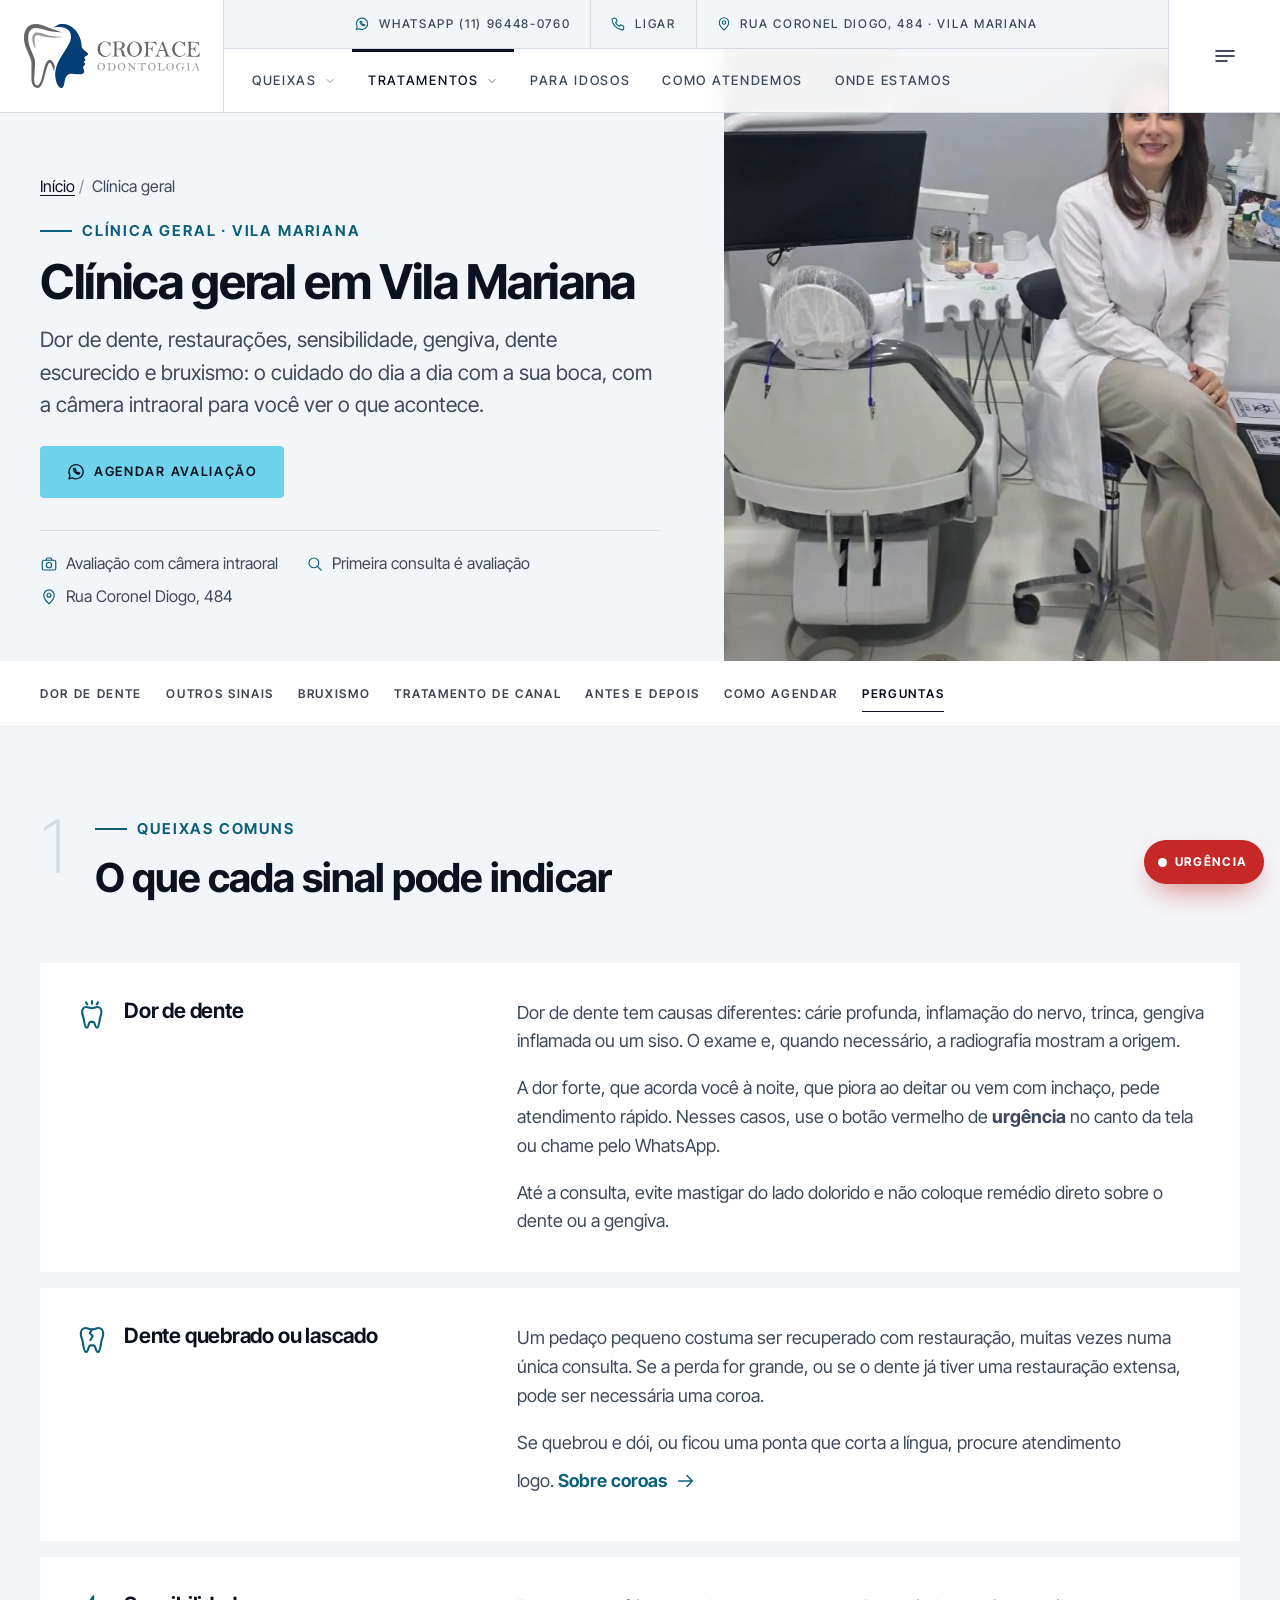
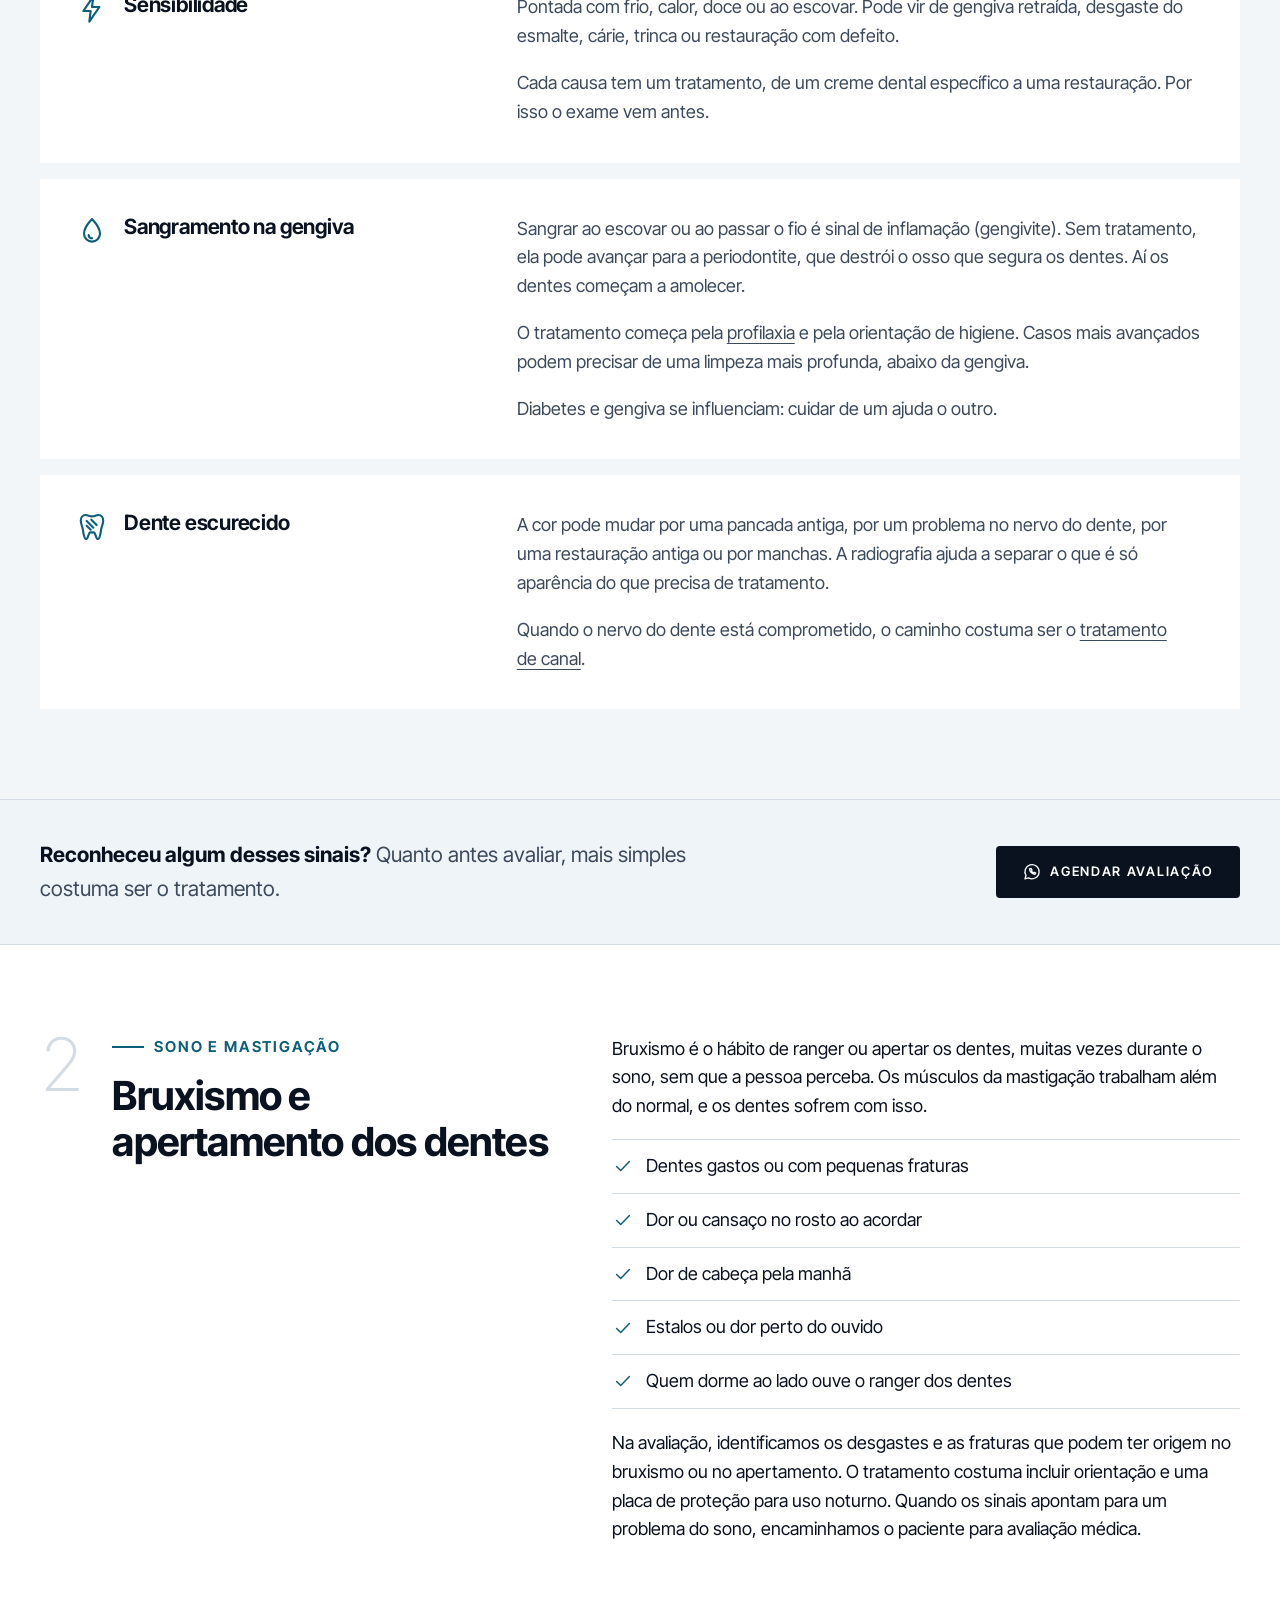
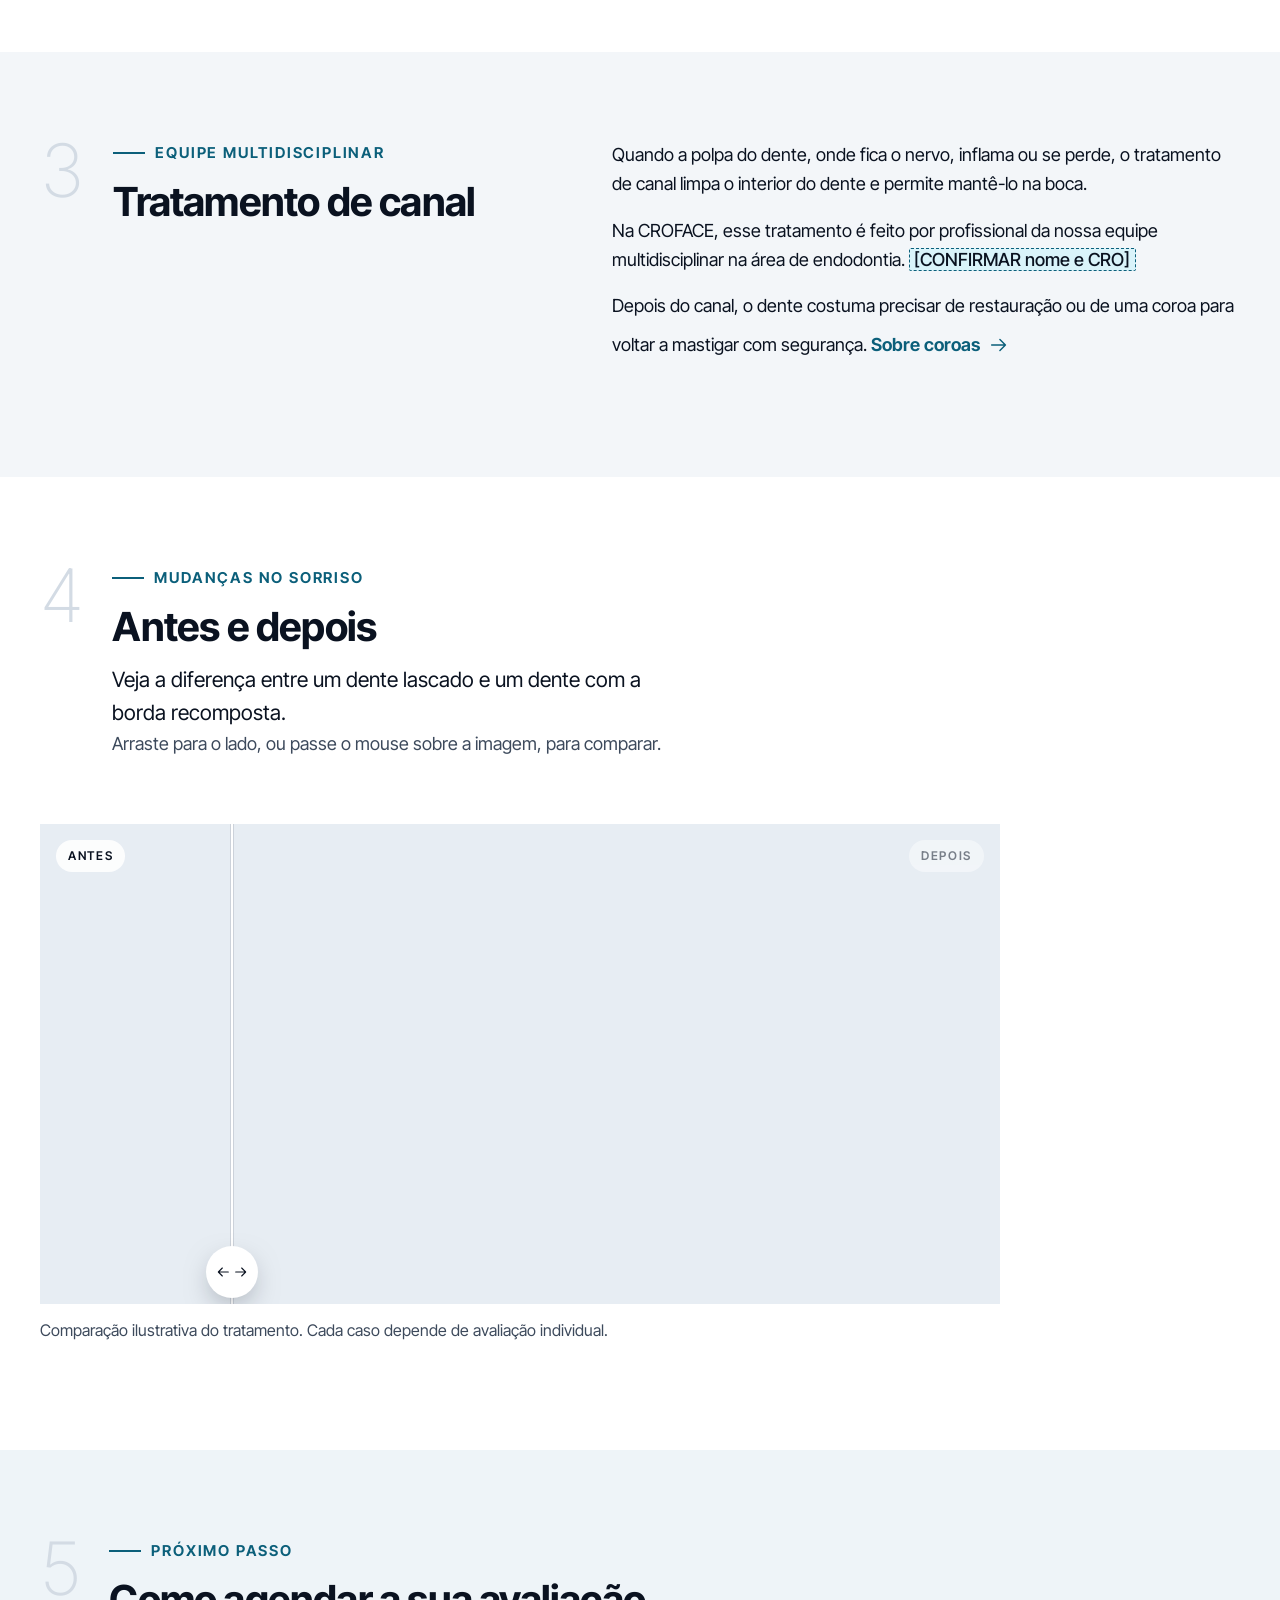
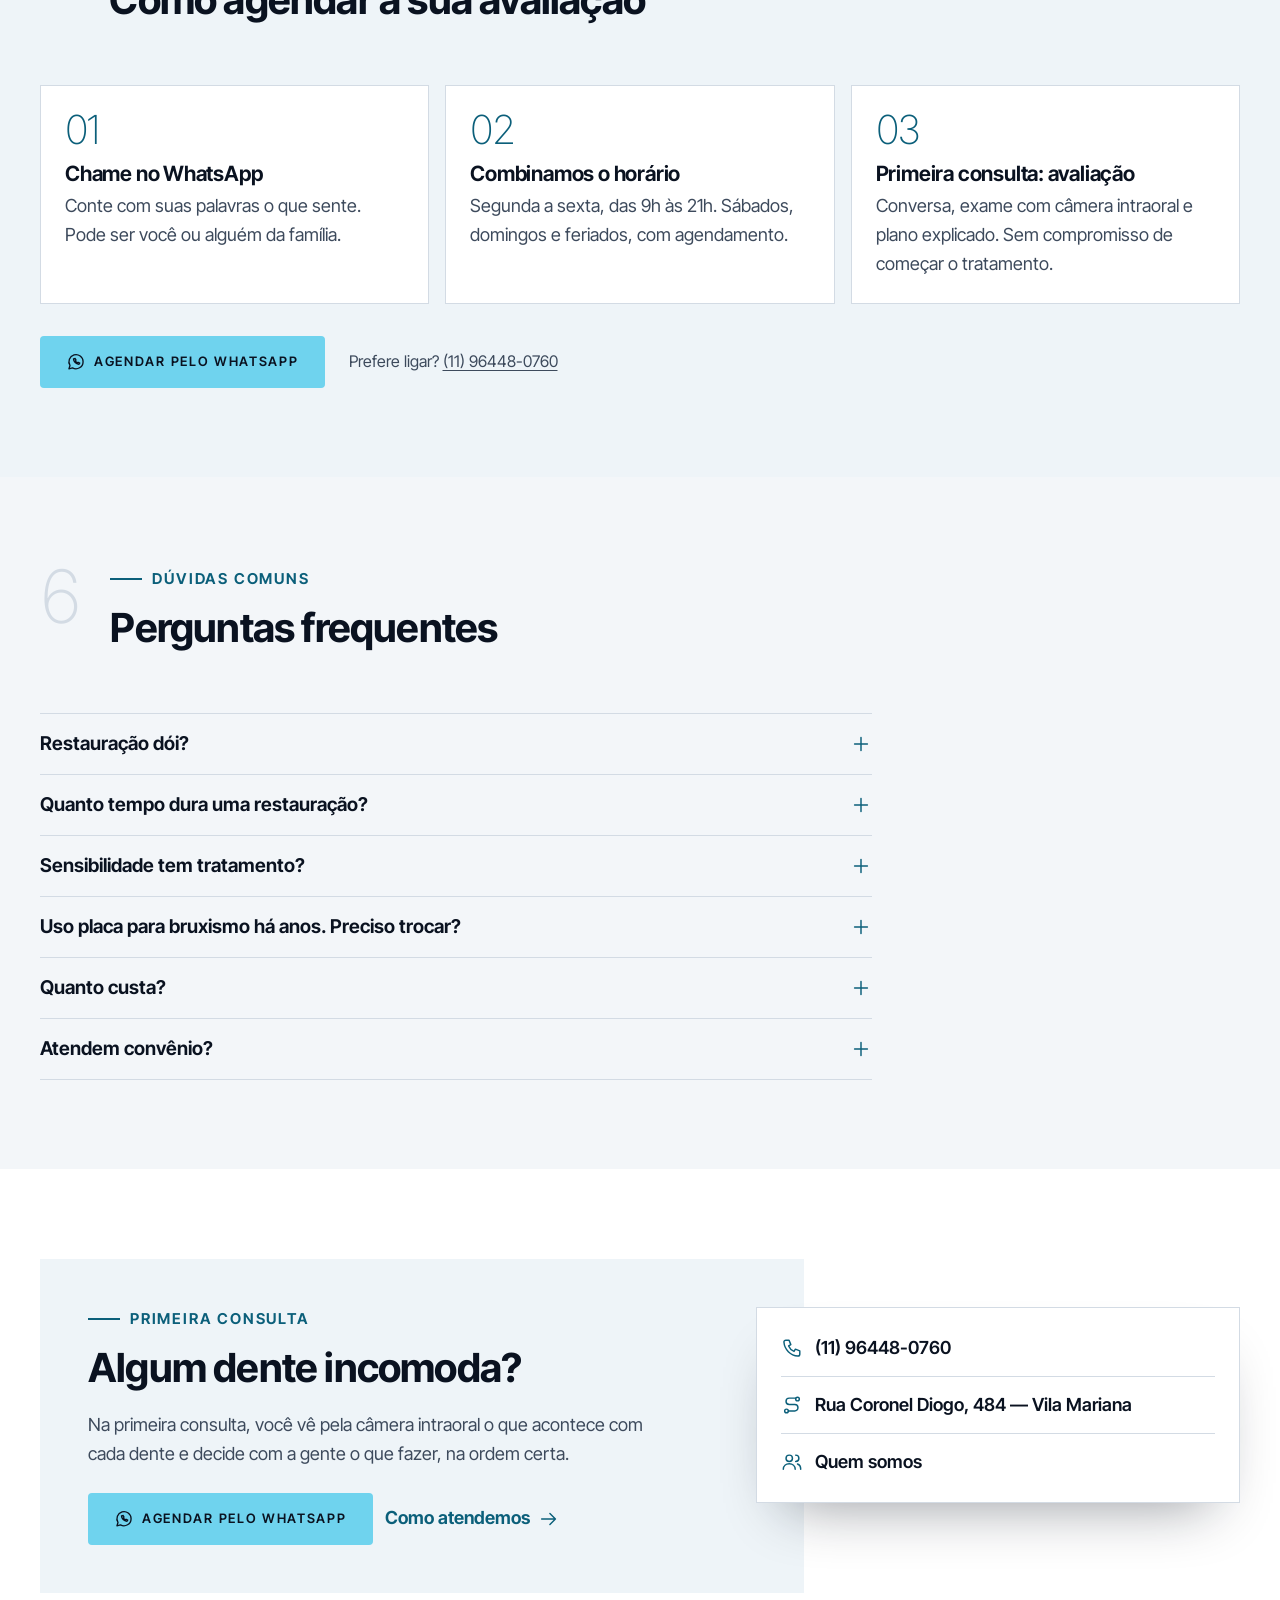
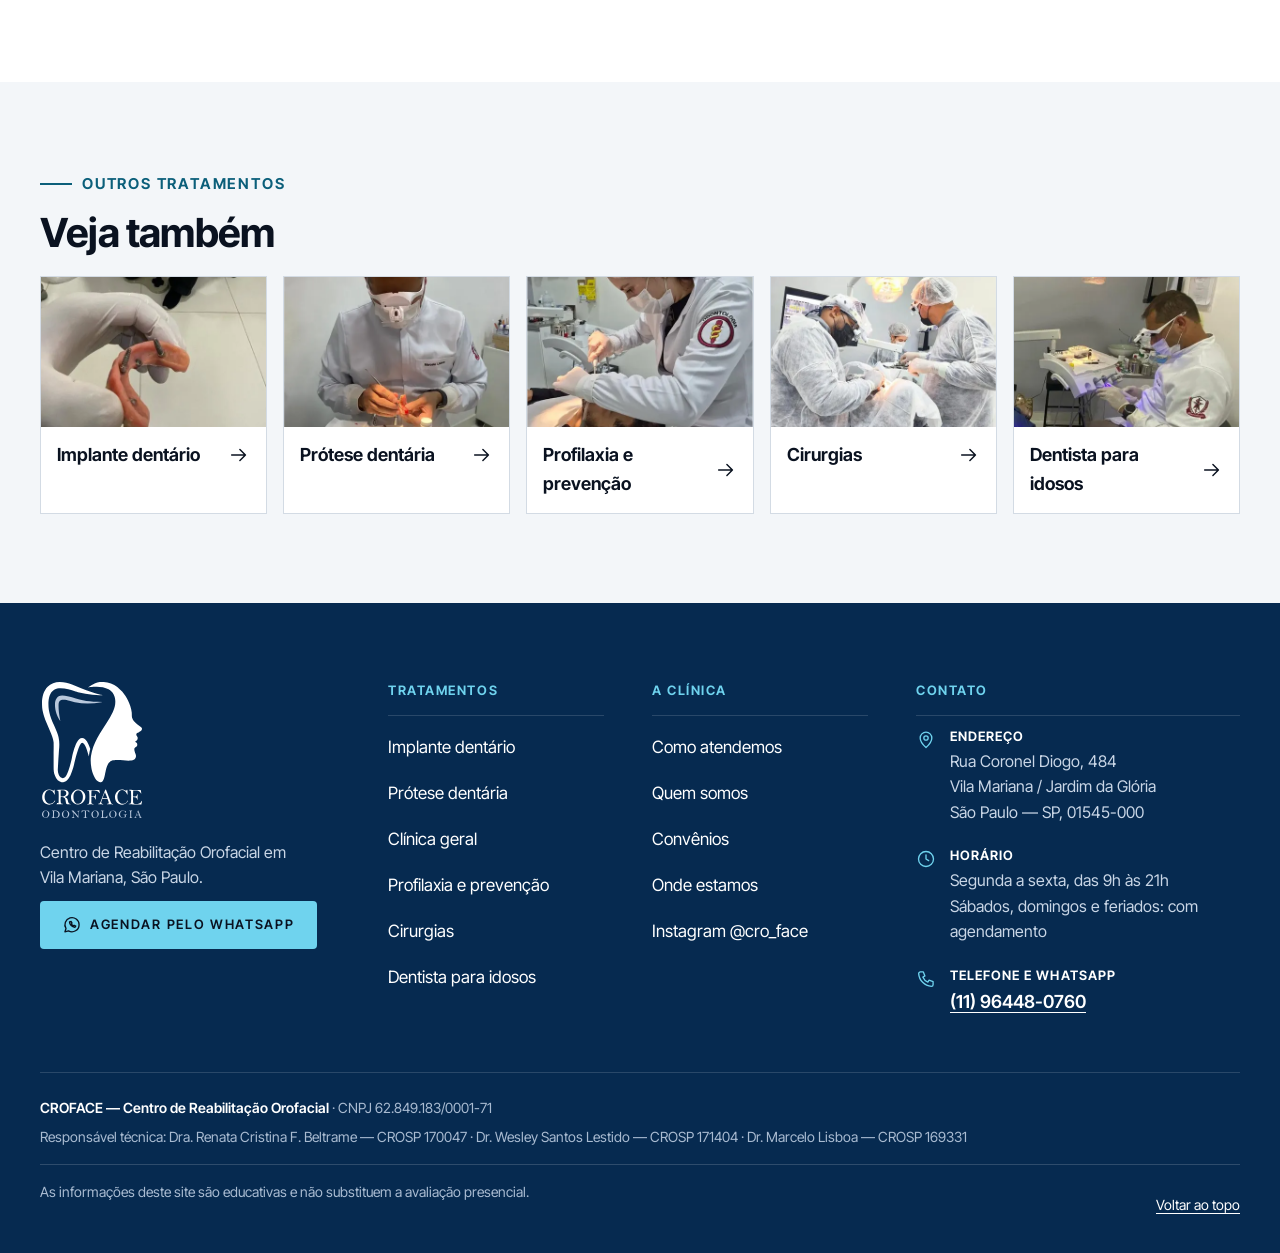
<file: clinica-geral-vila-mariana/index.html>
<!DOCTYPE html>
<html lang="pt-BR">
<head>
<!--
  ============================================================
  CROFACE — site estático (HTML puro, sem build)

  COMO EDITAR SEM PROGRAMAR
  - O HEADER e o RODAPÉ se repetem em todas as páginas. Ao mudar algo
    neles, use "Localizar e substituir em todos os arquivos" do editor.
  - Telefone / WhatsApp: procure por  964480760  em todos os arquivos.
    Formato visível: (11) 96448-0760 · Formato de link: 5511964480760
  - Horário: procure por  HORARIO  · CRO dos profissionais: procure por  CRO
  - Tudo que ainda precisa ser confirmado está entre [COLCHETES].
  - Fotos: substitua os arquivos em /assets/img/ mantendo o MESMO nome
    (versão .jpg e versão .webp de cada foto).
  ============================================================
-->
<meta charset="utf-8">
<meta name="viewport" content="width=device-width, initial-scale=1">
<title>Clínica geral e restaurações em Vila Mariana | CROFACE</title>
<meta name="description" content="Clínica geral em Vila Mariana (SP): restaurações, dente quebrado, sensibilidade, gengiva que sangra, canal e bruxismo. Avaliação com câmera intraoral.">
<link rel="canonical" href="https://croface.com.br/clinica-geral-vila-mariana/">
<meta name="robots" content="index, follow, max-image-preview:large">
<meta name="theme-color" content="#ffffff">
<meta name="format-detection" content="telephone=no">
<meta property="og:type" content="website">
<meta property="og:locale" content="pt_BR">
<meta property="og:site_name" content="CROFACE — Centro de Reabilitação Orofacial">
<meta property="og:title" content="Clínica geral e restaurações em Vila Mariana">
<meta property="og:description" content="Restaurações, sensibilidade, gengiva, dente escurecido, canal e bruxismo, com avaliação por câmera intraoral.">
<meta property="og:url" content="https://croface.com.br/clinica-geral-vila-mariana/">
<meta property="og:image" content="https://croface.com.br/assets/img/clinica-hero.jpg">
<meta property="og:image:type" content="image/jpeg">
<meta property="og:image:width" content="1200">
<meta property="og:image:height" content="900">
<meta property="og:image:alt" content="Clínica geral e restaurações em Vila Mariana">
<meta name="twitter:card" content="summary_large_image">
<meta name="twitter:title" content="Clínica geral e restaurações em Vila Mariana">
<meta name="twitter:description" content="Restaurações, sensibilidade, gengiva, dente escurecido, canal e bruxismo, com avaliação por câmera intraoral.">
<meta name="twitter:image" content="https://croface.com.br/assets/img/clinica-hero.jpg">
<link rel="icon" href="/favicon.svg?v=3" type="image/svg+xml">
<link rel="icon" href="/favicon-32.png?v=3" sizes="32x32" type="image/png">
<link rel="apple-touch-icon" href="/apple-touch-icon.png?v=3">
<link rel="preload" href="/assets/fonts/inter-tight-var-latin.woff2" as="font" type="font/woff2" crossorigin>
<link rel="preload" as="image" type="image/webp" href="/assets/img/clinica-hero.webp" fetchpriority="high">
<script src="/assets/js/intro.js?v=2"></script>
<link rel="stylesheet" href="/assets/css/site.css?v=64">
<script src="/assets/js/site.js?v=23" defer></script>
<script type="application/ld+json">
{
 "@context": "https://schema.org",
 "@graph": [
  {
   "@type": "Dentist",
   "@id": "https://croface.com.br/#clinica",
   "name": "CROFACE — Centro de Reabilitação Orofacial",
   "alternateName": "CROFACE",
   "taxID": "62.849.183/0001-71",
   "url": "https://croface.com.br/",
   "image": "https://croface.com.br/assets/img/og-croface.jpg",
   "logo": "https://croface.com.br/assets/img/logo-croface.png",
   "telephone": "+55-11-96448-0760",
   "address": {
    "@type": "PostalAddress",
    "streetAddress": "Rua Coronel Diogo, 484",
    "addressLocality": "São Paulo",
    "addressRegion": "SP",
    "postalCode": "01545-000",
    "addressCountry": "BR"
   },
   "hasMap": "https://www.google.com/maps/search/?api=1&query=Rua+Coronel+Diogo%2C+484%2C+S%C3%A3o+Paulo+SP",
   "areaServed": [
    "Vila Mariana",
    "Jardim da Glória",
    "São Paulo"
   ],
   "openingHours": "Mo-Fr 09:00-21:00",
   "sameAs": [
    "https://www.instagram.com/cro_face/"
   ],
   "medicalSpecialty": "Dentistry"
  },
  {
   "@type": "WebPage",
   "@id": "https://croface.com.br/clinica-geral-vila-mariana/#pagina",
   "url": "https://croface.com.br/clinica-geral-vila-mariana/",
   "name": "Clínica geral e restaurações em Vila Mariana | CROFACE",
   "description": "Clínica geral em Vila Mariana (SP): restaurações, dente quebrado, sensibilidade, gengiva que sangra, canal e bruxismo. Avaliação com câmera intraoral.",
   "inLanguage": "pt-BR",
   "isPartOf": {
    "@type": "WebSite",
    "@id": "https://croface.com.br/#site",
    "name": "CROFACE",
    "url": "https://croface.com.br/"
   },
   "breadcrumb": {
    "@id": "https://croface.com.br/clinica-geral-vila-mariana/#breadcrumb"
   },
   "about": {
    "@id": "https://croface.com.br/clinica-geral-vila-mariana/#servico"
   }
  },
  {
   "@type": "BreadcrumbList",
   "@id": "https://croface.com.br/clinica-geral-vila-mariana/#breadcrumb",
   "itemListElement": [
    {
     "@type": "ListItem",
     "position": 1,
     "name": "Início",
     "item": "https://croface.com.br/"
    },
    {
     "@type": "ListItem",
     "position": 2,
     "name": "Clínica geral",
     "item": "https://croface.com.br/clinica-geral-vila-mariana/"
    }
   ]
  },
  {
   "@type": "Service",
   "@id": "https://croface.com.br/clinica-geral-vila-mariana/#servico",
   "name": "Clínica geral",
   "serviceType": "Clínica geral",
   "provider": {
    "@id": "https://croface.com.br/#clinica"
   },
   "areaServed": {
    "@type": "Place",
    "name": "Vila Mariana, São Paulo — SP"
   }
  }
 ]
}
</script>
</head>
<body>
<div class="intro-loader" aria-hidden="true"><svg viewBox="3446 3562 15573 20921" focusable="false"><path class="lg-tooth" pathLength="1" d="M3745.7 6936.9c0,634.5 18.4,944.6 171.0,1553.5 78.3,312.5 213.4,747.6 329.3,1034.2l680.6 1605.4c218.9,492.6 513.3,1194.3 556.2,1729.8 19.2,240.0 0.6,1468.6 0.6,1817.4 0,610.5 0,1221.0 0,1831.5 0,553.6 15.8,890.1 215.6,1375.2 19.7,47.8 46.7,118.1 74.0,166.5 108.4,192.1 140.1,244.2 275.7,406.1 36.7,43.8 73.5,78.0 116.2,111.0 248.7,192.0 392.4,266.9 746.4,267.2l2.9 0c338.6,-0.3 625.9,-286.2 809.3,-540.3 397.7,-551.1 672.9,-1513.7 839.8,-2181.5 148.1,-592.7 732.4,-3187.1 1197.8,-3187.1 446.0,0 781.2,1338.1 917.4,1756.3 16.4,50.5 30.2,101.9 42.2,144.9 9.5,34.5 9.7,39.3 20.6,72.9l35.7 71.2c0,-209.6 94.4,-687.2 144.2,-898.5 61.1,-259.6 79.9,-145.9 -12.5,-396.2 -184.1,-498.4 -544.7,-1445.8 -1161.1,-1445.8 -167.6,0 -300.6,72.5 -396.9,151.2 -312.4,255.2 -485.6,655.1 -632.6,1025.1 -52.3,131.6 -93.9,263.7 -141.9,406.2 -94.9,282.3 -278.7,1003.9 -342.6,1328.4 -142.4,723.3 -447.6,1891.3 -771.9,2543.5 -113.6,228.4 -307.5,548.1 -601.6,548.1 -520.3,0 -748.6,-735.9 -748.6,-1283.4l93.3 -1684.7c0.4,-59.6 7.0,-67.1 11.6,-108.7l70.7 -1078.9c68.3,-617.4 89.0,-1345.7 -55.5,-1940.3 -30.2,-124.1 -57.1,-240.3 -95.0,-359.5 -162.3,-511.0 -272.5,-703.8 -460.6,-1156.9l-144.9 -322.9c-24.0,-58.1 -49.4,-109.4 -74.7,-165.8 -373.6,-831.7 -748.4,-1765.5 -748.4,-2968.1 0,-846.7 193.5,-1738.1 861.2,-2146.7 327.6,-200.5 573.1,-232.9 970.3,-232.9 755.9,0 1535.1,260.8 2237.6,489.6 120.7,39.3 233.7,64.4 354.3,100.2l559.6 135.5c801.5,159.0 1365.1,247.1 2209.3,290.6 288.0,14.8 587.1,40.1 882.3,40.1 -14.7,-12.8 10.2,-2.5 -32.7,-20.6 -6.9,-2.9 -46.7,-13.1 -52.3,-14.4 -43.1,-10.3 -65.2,-15.5 -107.5,-26.1 -71.6,-18.0 -128.3,-33.5 -199.7,-54.2 -947.7,-274.7 -1766.7,-531.8 -2693.8,-902.3l-1455.2 -590.1c-585.7,-234.8 -1106.1,-370.3 -1847.4,-370.4l-2.0 0c-672.5,0.1 -1343.0,240.5 -1800.7,698.5 -600.7,601.1 -845.5,1542.6 -845.5,2376.3z"/><path class="lg-arc" pathLength="1" d="M5684.2 7164.2c0,721.2 115.4,1183.6 366.5,1785.9 22.5,54.1 41.0,82.8 63.1,137.3l206.4 381.7c33.7,51.1 131.3,209.6 166,235.0l-85.8 -488.9c-30.3,-169.0 -53.2,-321.1 -78.5,-496.2 -46.5,-321.5 -165.7,-1481.2 -38.1,-1837.5 211.6,-590.8 1139.0,-328.6 1552.8,-225.2 273.9,68.4 549.6,155.3 829.8,212.9 1350.2,277.4 2637.9,224.7 3990.7,8.6l100.3 -19.9c19.2,-7.8 15.2,-7.3 25.6,-14.5 -1971.3,0 -2904.4,-145.0 -4563.7,-690.3 -469.7,-154.3 -1542.0,-456.3 -1981.8,-160.0 -74.7,50.3 -93.5,62.9 -155.6,125.0 -235.7,235.7 -397.7,648.3 -397.7,1046.1z"/><path class="lg-face" pathLength="1" d="M10617.3 4690.9c81.1,0 603.3,-102.0 802.0,-107.0 165.5,-4.2 336.8,-26.6 534.8,-26.6 559.0,0 1275.0,106.3 1759.1,393.2 321.3,190.5 593.9,435.0 763.3,774.1 394.1,789.0 280.4,1701.4 -62.1,2482.7 -486.9,1110.4 -1377.8,2308.8 -2026.6,3387.7 -492.1,818.3 -958.8,1756.0 -1179.5,2697.5 -212.8,908.4 -223.5,1483.4 -65.9,2413.3 106.2,626.6 415.1,1545.8 915.6,1958.7 104.9,86.5 253.4,156.8 399.5,170.6l99.5 0c84.3,-8.5 164.1,-40.1 229.7,-103.2 254.1,-244.3 363.3,-936.5 436.3,-1301.6 20.2,-100.9 37.8,-184.6 60.2,-287.3 20.7,-95.2 40.5,-188.0 66.8,-280.7 130.1,-459.0 327.0,-1070.7 821.3,-1250.8 309.9,-112.9 932.5,-106.4 1284.6,-77.5l1270.8 79.5c242.5,-13.4 545.1,-31.3 757.8,-137.8 195.3,-97.8 338.3,-271.5 338.3,-557.3 0,-176.9 -86.5,-363.7 -141.3,-500.3 -378.6,-943.5 328.5,-693.6 328.5,-1130.6 0,-139.3 2.5,-246.8 -103.0,-351.5 -39.4,-39.1 -163.7,-128.6 -217.8,-143.1 25.1,-34.2 124.5,-94.1 183.8,-150.4 151.4,-143.6 203.8,-185.5 203.8,-451.2 0,-226.0 -213.9,-235.7 -213.9,-534.7 0,-184.4 650.5,-334.2 802.6,-627.8 29.9,-57.7 47.4,-107.0 53.0,-151.2l0 -59.5c-11.0,-79.6 -68.3,-145.2 -168.0,-223.1 -287.1,-224.3 -838.2,-643.4 -1056.2,-922.3 -380.2,-486.3 -259.1,-719.5 -315.2,-1275.6 -59.1,-585.9 -324.7,-1310.8 -572.6,-1806.9 -240.2,-480.7 -444.6,-763.0 -775.2,-1189.9 -30.4,-39.3 -58.0,-66.6 -91.7,-108.8l-718.1 -672.1c-564.2,-422.6 -1288.9,-756.1 -2037.2,-756.3l-258 0c-234.5,1.7 -454.1,13.0 -697.1,74.7 -145.6,36.9 -273.7,75.4 -400.1,134.6 -334.2,156.6 -652.2,372.1 -958.2,579.1l-53.2 40.3z"/><path class="lg-word" pathLength="1" d="M3772.4 20987.7c0,301.4 14.2,495.7 194.9,754.2 34.3,49.2 80.2,105.1 122.2,145.1 84.2,80.2 207.1,160.7 314.7,206.6 457.5,194.9 938.2,70.4 1203.4,-286.6 16.9,-22.8 189.3,-231.1 76.3,-231.1 -42.5,0 -53.6,40.6 -72.8,74.2 -276.6,484.7 -834.9,597.2 -1253.8,89.4 -433.5,-525.5 -220.0,-1727.8 497.8,-1727.8 517.4,0 725.5,630.6 753.3,653.5 98.3,81.2 50.8,-132.2 48.7,-172.1 -8.0,-159.7 -8.7,-387.0 -40.0,-521.4 -80.1,1.7 -57.6,12.8 -97.7,62.6 -28.6,35.6 -50.7,46.7 -76.0,84.4 -414.9,-219.5 -784.6,-275.0 -1200.5,2.6 -152.4,101.7 -292.8,261.2 -367.5,434.6 -48.7,113.3 -103.0,276.6 -103.0,431.7z"/><path class="lg-word" pathLength="1" d="M6553.1 20987.7l-13.3 -307.4c0,-225.7 13.3,-403.5 13.3,-628.3 173.9,0 503.8,-103.7 692.2,83.1 213.4,211.6 197.8,605.1 -130.2,773.0 -113.3,58.0 -384.8,79.6 -562.0,79.6zm-628.3 -1002.6l0 40.1c204.1,47.5 264.3,21.0 300.3,247.7 13.4,84.3 0.0,170.5 12.7,254.6 16.0,106.1 7.7,981.3 7.7,1128.6 0,469.6 -156.8,386.4 -334.2,427.8l0 40.0c109.8,25.5 852.7,25.5 962.5,0 -26.9,-101.0 -140.0,-18.7 -237.6,-96.6 -88.0,-70.3 -71.8,-123.2 -91.0,-256.5 -24.5,-170.1 -5.5,-500.9 -5.5,-689.6 179.1,-41.7 412.1,-26.3 540.7,60.8 124.5,84.3 170.2,285.9 202.2,466.1 105.8,595.8 63.6,519.5 634.7,528.9l146.2 0.2 0 -53.4c-113.9,-26.5 -236.2,-16.2 -328.8,-152.4 -138.8,-204.2 -90.4,-513.3 -261.1,-701.3l-292.3 -202.2c69.2,-5.7 254.9,-84.4 311.9,-115.8 339.6,-187.4 397.6,-835.7 -303.6,-948.5 -92.9,-14.9 -724.2,-9.3 -850.9,-5.5l-414 27.1z"/><path class="lg-word" pathLength="1" d="M8451.5 21041.2c0,-280.3 55.7,-506.0 184.4,-697.9 205.1,-305.8 516.4,-410.0 822.7,-229.0 239.2,141.3 409.9,533.3 409.9,833.3 0,349.7 -14.9,480.8 -173.6,788.9 -84.2,163.6 -264.2,334.0 -468.1,334.0 -192.8,0 -251.8,2.9 -425.5,-109.2 -249.1,-160.9 -349.8,-621.6 -349.8,-920.1zm-374.3 13.3c0,165.5 34.9,342.7 83.8,464.2 29.3,72.9 51.1,119.3 89.7,177.6 187.4,283.3 499.4,490.7 900.3,470.6 190.6,-9.5 308.2,-36.8 441.5,-105.1 225.3,-115.5 425.8,-330.1 539.1,-557.1 142.9,-286.4 147.5,-641.4 17.5,-931.4l-150.3 -237.3c-115.4,-128.1 -163.0,-201.1 -359.8,-295.2 -345.3,-165.1 -773.2,-115.8 -1082.5,116.0 -269.8,202.4 -479.3,556.3 -479.3,897.6z"/><path class="lg-word" pathLength="1" d="M10497.0 20025.2c8.7,105.4 98.3,37.6 209.4,84.6 75.2,31.8 97.5,102.5 108.0,186.1 27.9,223.3 91.0,1650.9 -68.1,1756.6 -55.9,37.1 -138.0,22.2 -177.2,38.5 -56.8,23.7 -24.2,20.1 -18.6,32.9 7.5,17.7 -12.6,29.1 92.5,27.7l362.1 -14.6c146.5,-0.2 331.7,42.1 454.4,13.5 -12.6,-151.7 -320.8,46.1 -320.8,-320.8l0 -788.7c176.5,0 386.7,-21.9 498.3,103.3 32.6,36.6 54.8,75.4 68.4,132.0 17.2,72.0 -2.9,114.8 48.2,152.3 70.6,-18.8 54.1,-85.3 53.5,-173.7 -0.8,-124.1 14.1,-638.8 -0.0,-668.5 -129.3,2.8 -8.4,102.9 -143.4,257.6 -126.5,145.0 -313.4,116.6 -525.0,116.6 0,-105.8 8.0,-771.7 25.0,-817.1 18.3,-49.0 41.5,-44.6 104.4,-55.9 406.5,-73.2 818.5,-6.7 1044.1,341.3 13.9,21.5 29.1,52.2 52.0,62.8 84.5,38.9 31.2,-145.2 9.8,-258.5 -12.4,-66.0 -22.2,-248.3 -85.8,-248.3l-1791.4 40.1z"/><path class="lg-word" pathLength="1" d="M12823.2 21201.6c47.4,-98.7 276.5,-820.4 360.9,-882.3 23.4,100.4 123.0,316.6 165.4,436.1 28.4,80.0 53.6,143.5 84.6,222.8l84.1 223.3c-114.6,0 -248.9,6.5 -361.0,0.0 -164.9,-9.5 -163.8,-0.0 -334.1,-0.0zm445.2 -1270.0l23.1 0c26.0,8.5 54.5,46.2 87.5,125.9l405 1052.2c74.9,207.4 149.5,413.5 228.9,613.3 31.6,79.5 84.8,219.6 137.0,277.3 113.0,125.1 254.2,32.6 264.0,150.3 -67.2,15.6 -340.6,-13.3 -467.9,-13.3 -123.6,0 -434.7,22.3 -481.2,0 7.2,-86.9 35.1,-36.4 167.7,-72.9 278.3,-76.6 -57.0,-549.8 -74.1,-755.9l-775.4 0c-15.5,186.3 -329.0,629.7 -35.1,743.6 142.5,55.2 172.9,1.3 182.1,85.2 -55.7,26.7 -300.6,0 -401.0,0 -114.2,0 -295.6,15.2 -360.9,0 13.4,-161.0 189.6,88.6 385.7,-443.1 184.3,-499.9 366.3,-1009.6 571.1,-1501.0 50.1,-120.3 92.5,-244.9 143.4,-261.6z"/><path class="lg-word" pathLength="1" d="M14668.1 21014.5c0,491.9 169.9,850.2 614.7,1069.7 419.6,207.0 894.3,98.8 1193.3,-237.5 230.6,-259.4 125.2,-358.1 32.4,-194.8 -20.5,36.2 -33.2,56.2 -56.7,90.2 -217.2,314.8 -607.3,421.0 -945.9,226.0 -175.5,-101.0 -334.3,-313.3 -401.8,-507.2 -67.2,-193.1 -66.9,-373.9 -61.9,-580.5 1.4,-60.4 16.9,-140.2 30.3,-196.9 183.2,-774.6 962.8,-980.7 1391.5,-101.2 28.0,57.5 24.5,92.6 89.1,97.9 25.2,-52.5 -5.7,-447.5 -14.0,-560.8 -6.5,-89.9 -5.4,-147.7 -52.8,-147.7 -60.1,0 -10.1,46.4 -160.4,147.0l-262.2 -125.4c-417.8,-139.3 -805.3,-17.0 -1078.0,255.6 -180.7,180.7 -317.4,491.7 -317.4,765.4z"/><path class="lg-word" pathLength="1" d="M16793.8 19985.1c8.4,101.8 106.8,50.5 216.7,130.8 90.8,66.3 49.7,148.7 67.6,279.9 13.9,102 5.6,218.5 9.2,338.3 1.8,62.5 19.7,90.3 12.3,157.5 -35.4,319.6 59.3,1002.8 -102.5,1128.3 -78.5,60.8 -183.1,44.7 -214.8,52.5 -57.4,14.0 -36.9,4.8 -42.0,51.4 67.8,32.5 215.4,13.4 307.4,13.3 121.7,-0.0 197.3,14.1 307.3,13.5 221.4,-1.2 411.2,13.1 641.8,13.1l628.3 0c2.8,-126.1 148.0,-477.9 93.5,-574.8 -140.7,37.5 -73.2,494.6 -909.0,494.6 -425.5,0 -427.8,-180.9 -427.8,-561.5 0,-525.8 -28.4,-466.0 79.7,-456.4 92.4,8.2 226.2,-7.8 352.2,51.1 132.8,62.2 160.5,184.8 196.3,338.4l53.4 0c0,-114.3 -6.6,-596.4 7.7,-687.5 8.4,-53.3 21.6,-180.9 -38.7,-140.3 -69.2,46.6 -33.8,346.5 -410.1,346.5l-240.6 0c0,-163.2 -5,-430.5 11.4,-576.8 5.8,-52.4 -0.0,-106.1 1.5,-158.9 1.9,-68.1 13.8,-73.3 13.8,-146.6 69.7,0 81.3,-8.2 134.3,-12.6l276.3 -10.4c122.4,10.2 267.4,5.4 378.5,62.8 139.9,72.2 212.5,164 303.3,284.8 16.6,22.1 122.3,211.7 115.6,74.2 -3.3,-68.5 -73.5,-440.2 -98.6,-492.3 -450.0,0 -867.5,10.4 -1310.1,-13.4 -68.1,-3.6 -396.8,-19.9 -414.5,0.0z"/><path class="lg-sub" pathLength="1" d="M3932.8 23594.7c0,-95.5 46.8,-251.0 87.8,-313.2 235.8,-358.3 634.1,-94.0 634.1,259.7l0 133.6c0,197.8 -131.0,454.5 -320.8,454.5 -150.2,0 -243.0,-20.7 -321.4,-173.2 -38.6,-75.1 -79.6,-247.1 -79.6,-361.5zm-187.1 -13.3l0 93.5c0,257.6 237.8,508.0 494.6,508.0l80.2 0c254.5,0 534.7,-259.5 534.7,-601.6 0,-492.3 -725.0,-765.8 -1042.5,-213.7 -21.5,37.5 -67.0,156.4 -67.0,213.7z"/><path class="lg-sub" pathLength="1" d="M5764.4 24142.8c-275.2,0 -228.1,-164 -227.7,-481.7l23.4 -377.5c22.1,-170.8 -66.1,-156.7 204.2,-156.7 428.7,0 569.3,578.5 317.1,878.6 -69.2,82.4 -170.2,137.3 -317.1,137.3zm97.7 40.1l-203.1 0c-65.5,-3.0 -103.9,-13.9 -188.6,-13.4l-294.2 0.0c113.8,-155.3 213.9,231.9 213.9,-695.1 0,-307.8 19.8,-335.4 -147.0,-374.3l0 -26.7c70.9,0 143.8,-1.6 214.5,-0.4 37,0.6 76.5,7.7 94.7,8.2 138.2,4.0 437.8,-50.1 649.6,129.6 346.1,293.7 215.6,804.4 -141.3,934.1 -63.3,23.0 -126.7,33.8 -198.3,38.1z"/><path class="lg-sub" pathLength="1" d="M6914.1 23608.1c0,-218.6 125.6,-494.6 334.2,-494.6l53.4 0c186.8,0 334.2,237.1 334.2,427.8l0 133.6c0,197.8 -131.0,454.5 -320.8,454.5 -150.2,0 -243.0,-20.7 -321.4,-173.2 -36.0,-70.1 -79.6,-241.3 -79.6,-348.1zm394.4 574.8l-100.9 0c-62.6,-5.9 -125.7,-23.1 -186.9,-53.1 -37.2,-18.2 -50.3,-23.6 -83.2,-50.4 -24.2,-19.6 -46.9,-34.8 -65.3,-54.9 -122.9,-134.6 -145.1,-250.2 -145.1,-429.7 0,-148.2 104.2,-301.9 183.4,-378.0 365.6,-350.8 926.1,-56.7 926.1,364.6 0,329.1 -247.1,574.9 -527.9,601.6z"/><path class="lg-sub" pathLength="1" d="M8170.8 23126.8c192.2,4.2 213.9,244.5 213.9,401.0 0,502.1 57.7,601.6 -187.1,601.6l0 40.1c109.2,0 396.0,21.1 467.9,-13.3 -34.8,-47.5 -17.4,-16.9 -87.9,-32.4 -130.1,-28.6 -117.4,-151.3 -127.0,-274.0 -12.2,-157.3 -12.3,-332.0 -12.3,-509.0 37.2,24.9 52.1,59.4 90.1,96.9 129.1,127.2 419.7,498.7 554.8,635.0 22.1,22.3 23.6,23.1 43.9,49.6 30.2,39.2 7.6,33.3 59.6,47.2 39.1,-81.5 14.3,-787.6 27.7,-908.0 10.7,-96.5 77.5,-134.6 186.1,-134.6l0 -40.1 -454.5 40.1c274.6,6.1 213.9,249.4 213.9,628.3 0,67.1 -12.0,59.8 -13.3,120.3 -54.0,-36.2 -162.3,-181.4 -210.3,-230.8l-152.6 -168.2c-24.1,-30.1 -25.1,-35.7 -54.7,-65.5l-149.4 -171.4c-158.4,-203.9 -141.1,-152.7 -408.7,-152.7l0 40.1z"/><path class="lg-sub" pathLength="1" d="M9668.1 23354.0l40.1 0c21.7,-93.1 81.3,-150.2 160.0,-187.5 92.2,-43.7 190.0,-35.0 294.5,-26.3 0,101.2 37.4,818.8 -12.7,923.1 -14.0,29.2 -36.3,47.9 -75.5,58.1 -75.6,19.7 -81.2,-18.1 -98.9,48.1 117.1,0 505.1,20.1 574.8,-13.3 -45.5,-62.1 -159.8,7.3 -196.9,-110.5 -27.8,-88.3 -14.9,-332.1 -16.4,-451.5 -0.8,-71.9 -12.1,-78.8 -14.5,-146.2l13.9 -307.7c191.7,0 309.3,-24.0 419.7,141.7 34.6,51.9 21.3,43.8 74.9,72.1 12.3,-53.0 -5.5,-239.9 -19.9,-260.7 -23.3,-33.6 -89.5,-21.6 -134.6,-14.4 -161.8,26 -940.6,-5.7 -941.5,-5.5 -65.3,14.3 -66.8,212.4 -66.8,280.7z"/><path class="lg-sub" pathLength="1" d="M11726.9 24129.4c-136.8,0 -240.7,-26.6 -312.3,-168.9 -94.7,-188.1 -111.5,-504.0 7.0,-684.5 209.2,-318.4 639.5,-167.6 639.5,358.8 0,216.1 -125.1,494.6 -334.2,494.6zm-23.2 -1069.5l55.2 0c124.7,6.6 247.5,58.7 345.6,170.4 381.1,434.2 -32.1,952.5 -391.0,952.5l-80.2 0c-275.8,0 -494.6,-263.3 -494.6,-561.4 0,-303.4 278.9,-546.5 564.9,-561.5z"/><path class="lg-sub" pathLength="1" d="M12555.8 23113.4c111.1,2.4 173.8,60.0 173.8,173.8l0 681.8c0,123.2 -66.4,171.1 -187.1,173.8l0 26.7c97.6,22.7 773.2,0 962.5,0 8.9,-107.6 53.4,-237.3 53.4,-347.5l-40.1 0c-22.3,95.7 -170.4,253.1 -264.6,283.4 -28.3,9.1 -215.3,23.5 -249.5,17.9 -159.4,-25.8 -114.0,-198.3 -114.0,-488.5 0,-131.8 14.5,-231.7 12.9,-347.9 -2.2,-168.2 59.2,-143.5 187.5,-173.4l0 -26.7c-96.8,-23.1 -51.8,-15.3 -164.5,-3.2 -52.6,5.6 -65.4,-7.2 -116.1,-10.1 -78.9,-4.5 -173.4,0.0 -254.1,0.0l0 40.1z"/><path class="lg-sub" pathLength="1" d="M14414.1 24129.4c-140.5,0 -243.7,-5.6 -333.9,-160.7 -170.0,-292.5 -70.7,-855.3 253.7,-855.3l53.4 0c264.4,0 446.0,460.4 254.2,829.1 -23.1,44.4 -46.6,82.9 -83.1,117.3 -28.3,26.7 -94.7,69.5 -144.3,69.5zm-30.6 53.4l-106.8 0c-116.5,-12.2 -233.0,-64.9 -334.1,-170.1 -81.1,-84.3 -143.3,-230.2 -143.3,-391.4 0,-71.1 35.9,-179.1 61.9,-232.1 209.5,-427.9 840.9,-445.9 1019.4,19.7 145.1,378.6 -155.1,739.4 -497.0,773.8z"/><path class="lg-sub" pathLength="1" d="M15243.0 23594.7l0 80.2c0,260.3 277.2,508.0 534.7,508.0 269.1,0 278.0,-18.3 521.3,-147.0l13.3 -307.4c146.9,-77.7 102.1,-5.5 147.0,-66.8 -44.7,-61.0 -131.0,-14.1 -240.1,-12.8 -93.1,1.1 -187.9,-0.5 -281.2,-0.5 20.9,78.3 58.3,17.0 134.3,52.8 85.6,40.3 66.2,173.6 66.2,281.3 0,42.6 -61.2,88.7 -91.0,109.4 -103.5,71.8 -230.9,58.3 -336.9,11.1 -142.4,-63.4 -267.1,-239.5 -267.1,-414.7 0,-195.4 -0.5,-270.8 120.0,-441.4 145.5,-205.9 494.0,-208.9 671.6,77.6 33.4,54.0 28.6,93.2 90.6,109.8 0,-68.8 -8.5,-137.5 -16.7,-210.5 -21.4,-189.7 -38.9,-70.1 -76.8,-70.1 -73.8,0 -110.3,-31.7 -162.1,-51.7 -64.4,-24.9 -128.9,-38.2 -192.1,-41.8l-67.9 0c-309.3,16.9 -567.0,265.1 -567.0,534.7z"/><path class="lg-sub" pathLength="1" d="M16807.2 23086.7c64.4,87.9 135.3,-50.7 133.7,267.3 -0.7,145.6 13.3,248.7 13.3,401.1 0,124.9 -13.3,203.2 -13.3,334.2 -138.4,92.7 -68.2,-4.2 -120.3,66.8 69.2,33.2 336.1,13.3 441.1,13.3 -45.5,-170.4 -160.4,239.3 -160.4,-601.6 0,-622.8 73.6,-362.8 160.4,-481.2 -43.3,-24.3 -437.0,-21.3 -454.5,0z"/><path class="lg-sub" pathLength="1" d="M18090.6 23260.5c22.7,97.5 129.3,294.4 160.4,427.8l-334.2 0c4.5,-54.2 87.5,-257.3 116.3,-324.7l57.4 -103.0zm628.3 882.3l0 40.0c-57.9,-1.2 -54.7,-11.9 -119.8,-13.8l-361.4 -26.2c111.7,-26.0 167.8,-12.2 119.3,-159.2 -20.5,-62.3 -52.3,-172.4 -79.2,-228.4l-387.7 0c-46.6,97.2 -80.2,190.3 -80.2,334.2 66.9,44.8 60.2,33.2 147.0,53.4l-387.7 26.7c18.8,-70.5 58.6,-15.9 124.3,-89.5 64.9,-72.8 253.2,-627.5 309.0,-760.4 74.1,-176.4 81.0,-257.7 168.1,-259.6l228.9 586.5c36.7,102.2 71.1,196.5 112.8,301.6 42.4,107.2 64.3,191.5 206.3,194.7z"/></svg></div>
<a class="skip-link" href="#conteudo">Pular para o conteúdo</a>

<!-- ============================================================
     HEADER (igual em todas as páginas)
     ============================================================ -->
<header class="site-header">
  <a class="brand" href="/" aria-label="CROFACE — Centro de Reabilitação Orofacial, página inicial">
    <img class="brand__logo" src="/assets/img/logo-croface-h.svg" alt="" width="176" height="64">
  </a>

  <div class="header-center">
    <div class="utility">
      <a class="utility__link" href="https://wa.me/5511964480760?text=Ol%C3%A1%2C%20gostaria%20de%20agendar%20uma%20avalia%C3%A7%C3%A3o%20na%20CROFACE." target="_blank" rel="noopener" data-evento="whatsapp_utilitaria"><svg class="icon" aria-hidden="true"><use href="/assets/icons.svg#i-whatsapp"/></svg><span class="utility__txt">WhatsApp<span class="utility__num"> (11) 96448-0760</span></span></a>
      <a class="utility__link" href="tel:+5511964480760" data-evento="telefone_utilitaria"><svg class="icon" aria-hidden="true"><use href="/assets/icons.svg#i-phone"/></svg><span class="utility__txt">Ligar</span></a>
      <a class="utility__link utility__link--address" href="/#onde-estamos"><svg class="icon" aria-hidden="true"><use href="/assets/icons.svg#i-pin"/></svg><span>Rua Coronel Diogo, 484 · Vila Mariana</span></a>
    </div>

    <nav class="nav" aria-label="Navegação principal">
      <ul class="nav__list">
        <li class="nav__item nav__item--mega">
          <a class="nav__link nav__trigger" href="/#queixas" aria-expanded="false" aria-controls="mega-queixas">Queixas <svg class="icon icon--xs nav__caret" aria-hidden="true"><use href="/assets/icons.svg#i-chevron"/></svg></a>
          <div class="mega" id="mega-queixas">
            <div class="mega__inner">
              <ul class="mega__row"><li><a class="mega__tile" href="/clinica-geral-vila-mariana/#dor-de-dente"><span class="mega__icon"><svg class="icon" aria-hidden="true"><use href="/assets/icons.svg#i-tooth-pain"/></svg></span><span>Dor de dente</span></a></li><li><a class="mega__tile" href="/clinica-geral-vila-mariana/#dente-quebrado"><span class="mega__icon"><svg class="icon" aria-hidden="true"><use href="/assets/icons.svg#i-tooth-broken"/></svg></span><span>Dente quebrado</span></a></li><li><a class="mega__tile" href="/protese-dentaria-vila-mariana/#protese-que-incomoda"><span class="mega__icon"><svg class="icon" aria-hidden="true"><use href="/assets/icons.svg#i-denture"/></svg></span><span>Prótese que machuca ou solta</span></a></li><li><a class="mega__tile" href="/dentista-para-idosos-vila-mariana/#mastigacao"><span class="mega__icon"><svg class="icon" aria-hidden="true"><use href="/assets/icons.svg#i-chew"/></svg></span><span>Dificuldade para mastigar</span></a></li><li><a class="mega__tile" href="/clinica-geral-vila-mariana/#bruxismo"><span class="mega__icon"><svg class="icon" aria-hidden="true"><use href="/assets/icons.svg#i-jaw"/></svg></span><span>Dor na mandíbula</span></a></li><li><a class="mega__tile" href="/clinica-geral-vila-mariana/#gengiva"><span class="mega__icon"><svg class="icon" aria-hidden="true"><use href="/assets/icons.svg#i-drop"/></svg></span><span>Gengiva que sangra</span></a></li><li><a class="mega__tile" href="/clinica-geral-vila-mariana/#dente-escurecido"><span class="mega__icon"><svg class="icon" aria-hidden="true"><use href="/assets/icons.svg#i-tooth-dark"/></svg></span><span>Dente escurecido</span></a></li><li><a class="mega__tile" href="/clinica-geral-vila-mariana/#sensibilidade"><span class="mega__icon"><svg class="icon" aria-hidden="true"><use href="/assets/icons.svg#i-bolt"/></svg></span><span>Sensibilidade</span></a></li><li><a class="mega__tile" href="/implante-dentario-vila-mariana/"><span class="mega__icon"><svg class="icon" aria-hidden="true"><use href="/assets/icons.svg#i-gap"/></svg></span><span>Falta de dentes</span></a></li></ul>
              <div class="mega__foot">
                <p>Não encontrou o que sente? Descreva com suas palavras.</p>
                <a class="btn btn--outline-dark" href="https://wa.me/5511964480760?text=Ol%C3%A1%2C%20quero%20descrever%20uma%20queixa%20e%20saber%20se%20voc%C3%AAs%20atendem." target="_blank" rel="noopener" data-evento="whatsapp_megamenu">Explicar pelo WhatsApp <svg class="icon" aria-hidden="true"><use href="/assets/icons.svg#i-arrow"/></svg></a>
              </div>
            </div>
          </div>
        </li>
        <li class="nav__item nav__item--mega">
          <a class="nav__link nav__trigger is-section" href="/#tratamentos" aria-expanded="false" aria-controls="mega-tratamentos">Tratamentos <svg class="icon icon--xs nav__caret" aria-hidden="true"><use href="/assets/icons.svg#i-chevron"/></svg></a>
          <div class="mega" id="mega-tratamentos">
            <div class="mega__inner">
              <ul class="mega__thumbs"><li><a class="mega__thumb" href="/implante-dentario-vila-mariana/"><picture><source type="image/webp" srcset="/assets/img/implante-thumb.webp"><img src="/assets/img/implante-thumb.jpg" alt="Prótese sobre implantes nas mãos do dentista" width="480" height="360" loading="lazy" decoding="async"></picture><span>Implante dentário <svg class="icon icon--sm" aria-hidden="true"><use href="/assets/icons.svg#i-arrow"/></svg></span></a></li><li><a class="mega__thumb" href="/protese-dentaria-vila-mariana/"><picture><source type="image/webp" srcset="/assets/img/protese-capa-thumb.webp"><img src="/assets/img/protese-capa-thumb.jpg" alt="Dr. Marcelo Lisboa ajusta uma prótese na bancada" width="480" height="360" loading="lazy" decoding="async"></picture><span>Prótese dentária <svg class="icon icon--sm" aria-hidden="true"><use href="/assets/icons.svg#i-arrow"/></svg></span></a></li><li><a class="mega__thumb" href="/clinica-geral-vila-mariana/"><picture><source type="image/webp" srcset="/assets/img/clinica-thumb.webp"><img src="/assets/img/clinica-thumb.jpg" alt="Dra. Renata Beltrame no consultório da CROFACE" width="480" height="360" loading="lazy" decoding="async"></picture><span>Clínica geral <svg class="icon icon--sm" aria-hidden="true"><use href="/assets/icons.svg#i-arrow"/></svg></span></a></li><li><a class="mega__thumb" href="/limpeza-e-prevencao-vila-mariana/" aria-current="page"><picture><source type="image/webp" srcset="/assets/img/profilaxia-atendimento-thumb.webp"><img src="/assets/img/profilaxia-atendimento-thumb.jpg" alt="Dra. Renata Beltrame faz a profilaxia de um paciente no consultório da CROFACE" width="480" height="360" loading="lazy" decoding="async"></picture><span>Profilaxia e prevenção <svg class="icon icon--sm" aria-hidden="true"><use href="/assets/icons.svg#i-arrow"/></svg></span></a></li><li><a class="mega__thumb" href="/cirurgias-odontologicas-vila-mariana/"><picture><source type="image/webp" srcset="/assets/img/cirurgia-equipe-thumb.webp"><img src="/assets/img/cirurgia-equipe-thumb.jpg" alt="Dr. Wesley Lestido e Dr. Marcelo Lisboa durante uma cirurgia no consultório da CROFACE" width="480" height="360" loading="lazy" decoding="async"></picture><span>Cirurgias <svg class="icon icon--sm" aria-hidden="true"><use href="/assets/icons.svg#i-arrow"/></svg></span></a></li><li><a class="mega__thumb" href="/dentista-para-idosos-vila-mariana/"><picture><source type="image/webp" srcset="/assets/img/idosos-thumb.webp"><img src="/assets/img/idosos-thumb.jpg" alt="Dr. Marcelo Lisboa em atendimento a paciente idosa" width="480" height="360" loading="lazy" decoding="async"></picture><span>Dentista para idosos <svg class="icon icon--sm" aria-hidden="true"><use href="/assets/icons.svg#i-arrow"/></svg></span></a></li></ul>
              <div class="mega__foot">
                <p>Não sabe qual é o seu caso? Tudo começa por uma avaliação.</p>
                <a class="btn btn--outline-dark" href="/como-atendemos/">Como é a primeira consulta <svg class="icon" aria-hidden="true"><use href="/assets/icons.svg#i-arrow"/></svg></a>
              </div>
            </div>
          </div>
        </li>
        <li class="nav__item"><a class="nav__link" href="/dentista-para-idosos-vila-mariana/">Para idosos</a></li>
        <li class="nav__item"><a class="nav__link" href="/como-atendemos/">Como atendemos</a></li>
        <li class="nav__item"><a class="nav__link" href="/#onde-estamos">Onde estamos</a></li>
      </ul>
    </nav>
  </div>

  <a class="menu-toggle" href="#menu" role="button" aria-controls="menu" aria-expanded="false" aria-label="Abrir menu"><svg class="icon" aria-hidden="true"><use href="/assets/icons.svg#i-menu"/></svg></a>

  <!-- MENU EM TELA CHEIA -->
  <div class="overlay" id="menu" role="dialog" aria-modal="true" aria-label="Menu do site">
    <div class="overlay__media">
      <picture><source type="image/webp" srcset="/assets/img/menu-recepcao.webp"><img src="/assets/img/menu-recepcao.jpg" alt="Dr. Wesley Lestido no consultório da CROFACE, na Rua Coronel Diogo, 484" width="739" height="924" loading="lazy" decoding="async"></picture>
      <div class="contact-card">
        <p class="eyebrow">CROFACE · Vila Mariana</p>
        <address class="contact-card__lines">
          <span><svg class="icon" aria-hidden="true"><use href="/assets/icons.svg#i-pin"/></svg>Rua Coronel Diogo, 484 — Vila Mariana, São Paulo — SP</span>
          <a href="https://wa.me/5511964480760?text=Ol%C3%A1%2C%20gostaria%20de%20agendar%20uma%20avalia%C3%A7%C3%A3o%20na%20CROFACE." target="_blank" rel="noopener" data-evento="whatsapp_menu"><svg class="icon" aria-hidden="true"><use href="/assets/icons.svg#i-whatsapp"/></svg>(11) 96448-0760</a>
          <!-- HORARIO -->
          <span><svg class="icon" aria-hidden="true"><use href="/assets/icons.svg#i-clock"/></svg>Seg. a sex., 9h às 21h · Sáb., dom. e feriados: com agendamento</span>
        </address>
        <a class="btn btn--primary" href="https://www.google.com/maps/dir/?api=1&amp;destination=Rua+Coronel+Diogo%2C+484%2C+S%C3%A3o+Paulo+SP" target="_blank" rel="noopener" data-evento="rota_menu">Como chegar <svg class="icon" aria-hidden="true"><use href="/assets/icons.svg#i-arrow"/></svg></a>
      </div>
    </div>
    <div class="overlay__panel">
      <a class="overlay__close" href="#" role="button" aria-label="Fechar menu">
        <span class="overlay__close-text" aria-hidden="true">Fechar</span>
        <svg class="icon" aria-hidden="true"><use href="/assets/icons.svg#i-close"/></svg>
      </a>
      <nav aria-label="Páginas do site">
        <p class="overlay__group">Tratamentos</p>
        <ul><li><a class="overlay__item" href="/implante-dentario-vila-mariana/"><span class="overlay__icon"><svg class="icon" aria-hidden="true"><use href="/assets/icons.svg#i-implant"/></svg></span><span class="overlay__label">Implante dentário</span><svg class="icon overlay__arrow" aria-hidden="true"><use href="/assets/icons.svg#i-arrow"/></svg></a></li><li><a class="overlay__item" href="/protese-dentaria-vila-mariana/"><span class="overlay__icon"><svg class="icon" aria-hidden="true"><use href="/assets/icons.svg#i-denture"/></svg></span><span class="overlay__label">Prótese dentária</span><svg class="icon overlay__arrow" aria-hidden="true"><use href="/assets/icons.svg#i-arrow"/></svg></a></li><li><a class="overlay__item" href="/clinica-geral-vila-mariana/"><span class="overlay__icon"><svg class="icon" aria-hidden="true"><use href="/assets/icons.svg#i-tooth"/></svg></span><span class="overlay__label">Clínica geral</span><svg class="icon overlay__arrow" aria-hidden="true"><use href="/assets/icons.svg#i-arrow"/></svg></a></li><li><a class="overlay__item" href="/limpeza-e-prevencao-vila-mariana/" aria-current="page"><span class="overlay__icon"><svg class="icon" aria-hidden="true"><use href="/assets/icons.svg#i-sparkle"/></svg></span><span class="overlay__label">Profilaxia e prevenção</span><svg class="icon overlay__arrow" aria-hidden="true"><use href="/assets/icons.svg#i-arrow"/></svg></a></li><li><a class="overlay__item" href="/cirurgias-odontologicas-vila-mariana/"><span class="overlay__icon"><svg class="icon" aria-hidden="true"><use href="/assets/icons.svg#i-scalpel"/></svg></span><span class="overlay__label">Cirurgias</span><svg class="icon overlay__arrow" aria-hidden="true"><use href="/assets/icons.svg#i-arrow"/></svg></a></li><li><a class="overlay__item" href="/dentista-para-idosos-vila-mariana/"><span class="overlay__icon"><svg class="icon" aria-hidden="true"><use href="/assets/icons.svg#i-pulse"/></svg></span><span class="overlay__label">Dentista para idosos</span><svg class="icon overlay__arrow" aria-hidden="true"><use href="/assets/icons.svg#i-arrow"/></svg></a></li></ul>
        <p class="overlay__group">A clínica</p>
        <ul><li><a class="overlay__item" href="/"><span class="overlay__icon"><svg class="icon" aria-hidden="true"><use href="/assets/icons.svg#i-building"/></svg></span><span class="overlay__label">Início</span><svg class="icon overlay__arrow" aria-hidden="true"><use href="/assets/icons.svg#i-arrow"/></svg></a></li><li><a class="overlay__item" href="/como-atendemos/"><span class="overlay__icon"><svg class="icon" aria-hidden="true"><use href="/assets/icons.svg#i-search"/></svg></span><span class="overlay__label">Como atendemos</span><svg class="icon overlay__arrow" aria-hidden="true"><use href="/assets/icons.svg#i-arrow"/></svg></a></li><li><a class="overlay__item" href="/#equipe"><span class="overlay__icon"><svg class="icon" aria-hidden="true"><use href="/assets/icons.svg#i-users"/></svg></span><span class="overlay__label">Quem somos</span><svg class="icon overlay__arrow" aria-hidden="true"><use href="/assets/icons.svg#i-arrow"/></svg></a></li><li><a class="overlay__item" href="/#onde-estamos"><span class="overlay__icon"><svg class="icon" aria-hidden="true"><use href="/assets/icons.svg#i-pin"/></svg></span><span class="overlay__label">Onde estamos</span><svg class="icon overlay__arrow" aria-hidden="true"><use href="/assets/icons.svg#i-arrow"/></svg></a></li><li><a class="overlay__item" href="/#contato"><span class="overlay__icon"><svg class="icon" aria-hidden="true"><use href="/assets/icons.svg#i-whatsapp"/></svg></span><span class="overlay__label">Fale conosco</span><svg class="icon overlay__arrow" aria-hidden="true"><use href="/assets/icons.svg#i-arrow"/></svg></a></li></ul>
      </nav>
    </div>
  </div>
</header>
<!-- ============ FIM DO HEADER ============ -->
<main id="conteudo">

  <section class="page-hero" aria-labelledby="titulo">
    <div class="container page-hero__grid">
      <div class="page-hero__text">
        <nav class="breadcrumb" aria-label="Você está em"><ol><li><a href="/">Início</a></li><li aria-current="page">Clínica geral</li></ol></nav>
        <p class="eyebrow"><span class="rule" aria-hidden="true"></span>Clínica geral · Vila Mariana</p>
        <h1 id="titulo">Clínica geral em Vila Mariana</h1>
        <p class="lead">Dor de dente, restaurações, sensibilidade, gengiva, dente escurecido e bruxismo: o cuidado do dia a dia com a sua boca, com a câmera intraoral para você ver o que acontece.</p>
        <div class="page-hero__actions">
          <a class="btn btn--accent btn--lg" href="https://wa.me/5511964480760?text=Ol%C3%A1%2C%20gostaria%20de%20agendar%20uma%20avalia%C3%A7%C3%A3o%20de%20cl%C3%ADnica%20geral." target="_blank" rel="noopener" data-evento="whatsapp_hero_clinica"><svg class="icon" aria-hidden="true"><use href="/assets/icons.svg#i-whatsapp"/></svg> Agendar avaliação</a>
        </div>
        <ul class="page-hero__facts"><li><svg class="icon" aria-hidden="true"><use href="/assets/icons.svg#i-camera"/></svg><span>Avaliação com câmera intraoral</span></li><li><svg class="icon" aria-hidden="true"><use href="/assets/icons.svg#i-search"/></svg><span>Primeira consulta é avaliação</span></li><li><svg class="icon" aria-hidden="true"><use href="/assets/icons.svg#i-pin"/></svg><span>Rua Coronel Diogo, 484</span></li></ul>
      </div>
      <figure class="page-hero__media"><picture><source type="image/webp" srcset="/assets/img/clinica-hero.webp"><img src="/assets/img/clinica-hero.jpg" alt="Dra. Renata Beltrame no consultório da CROFACE" width="1200" height="900" fetchpriority="high" decoding="async"></picture></figure>
    </div>
  </section>

<nav class="section-bar" aria-label="Atalhos desta página">
  <div class="section-bar__inner">
    <ul class="section-bar__list"><li><a href="#dor-de-dente">Dor de dente</a></li><li><a href="#sinais">Outros sinais</a></li><li><a href="#bruxismo">Bruxismo</a></li><li><a href="#canal">Tratamento de canal</a></li><li><a href="#antes-depois">Antes e depois</a></li><li><a href="#agendar">Como agendar</a></li><li><a href="#perguntas">Perguntas</a></li></ul>
    <a class="btn section-bar__cta" href="https://wa.me/5511964480760?text=Ol%C3%A1%2C%20gostaria%20de%20agendar%20uma%20avalia%C3%A7%C3%A3o%20na%20CROFACE." target="_blank" rel="noopener" data-evento="whatsapp_barra"><span>WhatsApp</span> <svg class="icon" aria-hidden="true"><use href="/assets/icons.svg#i-arrow"/></svg></a>
  </div>
</nav>

  <section class="section section--tint" id="sinais" aria-labelledby="sinais-titulo">
    <div class="container">
      <header class="chapter reveal"><span class="chapter__num" aria-hidden="true">1</span><div><p class="eyebrow eyebrow--dark"><span class="rule" aria-hidden="true"></span>Queixas comuns</p><h2 id="sinais-titulo">O que cada sinal pode indicar</h2></div></header>
      <article class="focus-block reveal" id="dor-de-dente"><div class="focus-block__head"><svg class="icon" aria-hidden="true"><use href="/assets/icons.svg#i-tooth-pain"/></svg><h3>Dor de dente</h3></div><div><p>Dor de dente tem causas diferentes: cárie profunda, inflamação do nervo, trinca, gengiva inflamada ou um siso. O exame e, quando necessário, a radiografia mostram a origem.</p><p>A dor forte, que acorda você à noite, que piora ao deitar ou vem com inchaço, pede atendimento rápido. Nesses casos, use o botão vermelho de <strong>urgência</strong> no canto da tela ou chame pelo WhatsApp.</p><p>Até a consulta, evite mastigar do lado dolorido e não coloque remédio direto sobre o dente ou a gengiva.</p></div></article>
      <article class="focus-block reveal" id="dente-quebrado"><div class="focus-block__head"><svg class="icon" aria-hidden="true"><use href="/assets/icons.svg#i-tooth-broken"/></svg><h3>Dente quebrado ou lascado</h3></div><div><p>Um pedaço pequeno costuma ser recuperado com restauração, muitas vezes numa única consulta. Se a perda for grande, ou se o dente já tiver uma restauração extensa, pode ser necessária uma coroa.</p><p>Se quebrou e dói, ou ficou uma ponta que corta a língua, procure atendimento logo. <a class="link-arrow" href="/protese-dentaria-vila-mariana/#coroa">Sobre coroas <svg class="icon" aria-hidden="true"><use href="/assets/icons.svg#i-arrow"/></svg></a></p></div></article>
      <article class="focus-block reveal" id="sensibilidade"><div class="focus-block__head"><svg class="icon" aria-hidden="true"><use href="/assets/icons.svg#i-bolt"/></svg><h3>Sensibilidade</h3></div><div><p>Pontada com frio, calor, doce ou ao escovar. Pode vir de gengiva retraída, desgaste do esmalte, cárie, trinca ou restauração com defeito.</p><p>Cada causa tem um tratamento, de um creme dental específico a uma restauração. Por isso o exame vem antes.</p></div></article>
      <article class="focus-block reveal" id="gengiva"><div class="focus-block__head"><svg class="icon" aria-hidden="true"><use href="/assets/icons.svg#i-drop"/></svg><h3>Sangramento na gengiva</h3></div><div><p>Sangrar ao escovar ou ao passar o fio é sinal de inflamação (gengivite). Sem tratamento, ela pode avançar para a periodontite, que destrói o osso que segura os dentes. Aí os dentes começam a amolecer.</p><p>O tratamento começa pela <a href="/limpeza-e-prevencao-vila-mariana/#profilaxia">profilaxia</a> e pela orientação de higiene. Casos mais avançados podem precisar de uma limpeza mais profunda, abaixo da gengiva.</p><p>Diabetes e gengiva se influenciam: cuidar de um ajuda o outro.</p></div></article>
      <article class="focus-block reveal" id="dente-escurecido"><div class="focus-block__head"><svg class="icon" aria-hidden="true"><use href="/assets/icons.svg#i-tooth-dark"/></svg><h3>Dente escurecido</h3></div><div><p>A cor pode mudar por uma pancada antiga, por um problema no nervo do dente, por uma restauração antiga ou por manchas. A radiografia ajuda a separar o que é só aparência do que precisa de tratamento.</p><p>Quando o nervo do dente está comprometido, o caminho costuma ser o <a href="#canal">tratamento de canal</a>.</p></div></article>
    </div>
  </section>

  <section class="next-step" aria-label="Próximo passo">
    <div class="container next-step__inner reveal">
      <p class="next-step__text"><strong>Reconheceu algum desses sinais?</strong> <span>Quanto antes avaliar, mais simples costuma ser o tratamento.</span></p>
      <a class="btn btn--primary btn--lg" href="https://wa.me/5511964480760?text=Ol%C3%A1%2C%20gostaria%20de%20agendar%20uma%20avalia%C3%A7%C3%A3o%20de%20cl%C3%ADnica%20geral." target="_blank" rel="noopener" data-evento="whatsapp_meio_clinica"><svg class="icon" aria-hidden="true"><use href="/assets/icons.svg#i-whatsapp"/></svg> Agendar avaliação</a>
    </div>
  </section>

  <section class="section" id="bruxismo" aria-labelledby="bruxismo-titulo">
    <div class="container intro-grid">
      <header class="chapter reveal"><span class="chapter__num" aria-hidden="true">2</span><div><p class="eyebrow eyebrow--dark"><span class="rule" aria-hidden="true"></span>Sono e mastigação</p><h2 id="bruxismo-titulo">Bruxismo e apertamento dos dentes</h2></div></header>
      <div class="prose reveal">
        <p>Bruxismo é o hábito de ranger ou apertar os dentes, muitas vezes durante o sono, sem que a pessoa perceba. Os músculos da mastigação trabalham além do normal, e os dentes sofrem com isso.</p>
        <ul class="checks"><li><svg class="icon" aria-hidden="true"><use href="/assets/icons.svg#i-check"/></svg><span>Dentes gastos ou com pequenas fraturas</span></li><li><svg class="icon" aria-hidden="true"><use href="/assets/icons.svg#i-check"/></svg><span>Dor ou cansaço no rosto ao acordar</span></li><li><svg class="icon" aria-hidden="true"><use href="/assets/icons.svg#i-check"/></svg><span>Dor de cabeça pela manhã</span></li><li><svg class="icon" aria-hidden="true"><use href="/assets/icons.svg#i-check"/></svg><span>Estalos ou dor perto do ouvido</span></li><li><svg class="icon" aria-hidden="true"><use href="/assets/icons.svg#i-check"/></svg><span>Quem dorme ao lado ouve o ranger dos dentes</span></li></ul>
        <p class="mt">Na avaliação, identificamos os desgastes e as fraturas que podem ter origem no bruxismo ou no apertamento. O tratamento costuma incluir orientação e uma placa de proteção para uso noturno. Quando os sinais apontam para um problema do sono, encaminhamos o paciente para avaliação médica.</p>
      </div>
    </div>
  </section>

  <section class="section section--tint" id="canal" aria-labelledby="canal-titulo">
    <div class="container intro-grid">
      <header class="chapter reveal"><span class="chapter__num" aria-hidden="true">3</span><div><p class="eyebrow eyebrow--dark"><span class="rule" aria-hidden="true"></span>Equipe multidisciplinar</p><h2 id="canal-titulo">Tratamento de canal</h2></div></header>
      <div class="prose reveal">
        <p>Quando a polpa do dente, onde fica o nervo, inflama ou se perde, o tratamento de canal limpa o interior do dente e permite mantê-lo na boca.</p>
        <p>Na CROFACE, esse tratamento é feito por profissional da nossa equipe multidisciplinar na área de endodontia. <mark class="tbc">[CONFIRMAR nome e CRO]</mark></p>
        <p>Depois do canal, o dente costuma precisar de restauração ou de uma coroa para voltar a mastigar com segurança. <a class="link-arrow" href="/protese-dentaria-vila-mariana/#coroa">Sobre coroas <svg class="icon" aria-hidden="true"><use href="/assets/icons.svg#i-arrow"/></svg></a></p>
      </div>
    </div>
  </section>

  <section class="section" id="antes-depois" aria-labelledby="ad-titulo">
    <div class="container">
      <header class="chapter reveal"><span class="chapter__num" aria-hidden="true">4</span><div><p class="eyebrow eyebrow--dark"><span class="rule" aria-hidden="true"></span>Mudanças no sorriso</p><h2 id="ad-titulo">Antes e depois</h2><p class="lead">Veja a diferença entre um dente lascado e um dente com a borda recomposta.</p><p class="muted">Arraste para o lado, ou passe o mouse sobre a imagem, para comparar.</p></div></header>
      <div class="ba-wrap reveal"><div class="ba ba--sorriso" data-ba><picture><source type="image/webp" srcset="/assets/img/ia/v3/depois-clinica-ia-v3-800.webp 800w, /assets/img/ia/v3/depois-clinica-ia-v3.webp 1600w" sizes="(min-width: 62rem) 60rem, calc(100vw - 2rem)"><img src="/assets/img/ia/v3/depois-clinica-ia-v3.jpg" srcset="/assets/img/ia/v3/depois-clinica-ia-v3-800.jpg 800w, /assets/img/ia/v3/depois-clinica-ia-v3.jpg 1600w" sizes="(min-width: 62rem) 60rem, calc(100vw - 2rem)" alt="Dente da frente com a borda recomposta por restauração dentária." width="1600" height="800" loading="lazy" decoding="async"></picture><picture class="ba__before"><source type="image/webp" srcset="/assets/img/ia/v3/antes-clinica-ia-v3-800.webp 800w, /assets/img/ia/v3/antes-clinica-ia-v3.webp 1600w" sizes="(min-width: 62rem) 60rem, calc(100vw - 2rem)"><img src="/assets/img/ia/v3/antes-clinica-ia-v3.jpg" srcset="/assets/img/ia/v3/antes-clinica-ia-v3-800.jpg 800w, /assets/img/ia/v3/antes-clinica-ia-v3.jpg 1600w" sizes="(min-width: 62rem) 60rem, calc(100vw - 2rem)" alt="Dente da frente com a borda lascada em um sorriso adulto." width="1600" height="800" loading="lazy" decoding="async"></picture><span class="ba__label ba__label--before">Antes</span><span class="ba__label ba__label--after">Depois</span><input class="ba__range" type="range" min="0" max="100" value="50" aria-label="Comparar antes e depois: arraste para os lados"><span class="ba__handle" aria-hidden="true"><span class="ba__knob"><svg class="icon icon--flip" aria-hidden="true"><use href="/assets/icons.svg#i-arrow"/></svg><svg class="icon" aria-hidden="true"><use href="/assets/icons.svg#i-arrow"/></svg></span></span></div><p class="ba__caption">Comparação ilustrativa do tratamento. Cada caso depende de avaliação individual.</p></div>
    </div>
  </section>

  <section class="section section--soft" id="agendar" aria-labelledby="agendar-titulo">
    <div class="container">
      <header class="chapter reveal"><span class="chapter__num" aria-hidden="true">5</span><div><p class="eyebrow eyebrow--dark"><span class="rule" aria-hidden="true"></span>Próximo passo</p><h2 id="agendar-titulo">Como agendar a sua avaliação</h2></div></header>
      <ol class="booking"><li class="reveal"><span class="booking__n" aria-hidden="true">01</span><h3>Chame no WhatsApp</h3><p>Conte com suas palavras o que sente. Pode ser você ou alguém da família.</p></li><li class="reveal"><span class="booking__n" aria-hidden="true">02</span><h3>Combinamos o horário</h3><p>Segunda a sexta, das 9h às 21h. Sábados, domingos e feriados, com agendamento.</p></li><li class="reveal"><span class="booking__n" aria-hidden="true">03</span><h3>Primeira consulta: avaliação</h3><p>Conversa, exame com câmera intraoral e plano explicado. Sem compromisso de começar o tratamento.</p></li></ol>
      <div class="booking__cta reveal"><a class="btn btn--accent btn--lg" href="https://wa.me/5511964480760?text=Ol%C3%A1%2C%20gostaria%20de%20agendar%20uma%20avalia%C3%A7%C3%A3o%20de%20cl%C3%ADnica%20geral." target="_blank" rel="noopener" data-evento="whatsapp_agendar_clinica"><svg class="icon" aria-hidden="true"><use href="/assets/icons.svg#i-whatsapp"/></svg> Agendar pelo WhatsApp</a><p>Prefere ligar? <a href="tel:+5511964480760" data-evento="telefone_agendar">(11) 96448-0760</a></p></div>
    </div>
  </section>

  <section class="section section--tint" id="perguntas" aria-labelledby="perguntas-titulo">
    <div class="container">
      <header class="chapter reveal"><span class="chapter__num" aria-hidden="true">6</span><div><p class="eyebrow eyebrow--dark"><span class="rule" aria-hidden="true"></span>Dúvidas comuns</p><h2 id="perguntas-titulo">Perguntas frequentes</h2></div></header>
      <div class="faq reveal"><details><summary><span>Restauração dói?</span><svg class="icon" aria-hidden="true"><use href="/assets/icons.svg#i-plus"/></svg></summary><div class="faq__a"><p>Em geral, a restauração é feita com anestesia local, e a pessoa sente pressão, não dor. Você pode pedir uma pausa a qualquer momento.</p></div></details><details><summary><span>Quanto tempo dura uma restauração?</span><svg class="icon" aria-hidden="true"><use href="/assets/icons.svg#i-plus"/></svg></summary><div class="faq__a"><p>Não há prazo fixo. Depende do tamanho da restauração, da mordida, de hábitos como o bruxismo e das revisões. Nas consultas de acompanhamento, verificamos se alguma precisa de reparo.</p></div></details><details><summary><span>Sensibilidade tem tratamento?</span><svg class="icon" aria-hidden="true"><use href="/assets/icons.svg#i-plus"/></svg></summary><div class="faq__a"><p>Sim, e ele depende da causa. Por isso o exame vem antes: o tratamento para gengiva retraída é diferente do tratamento para uma trinca ou uma cárie.</p></div></details><details><summary><span>Uso placa para bruxismo há anos. Preciso trocar?</span><svg class="icon" aria-hidden="true"><use href="/assets/icons.svg#i-plus"/></svg></summary><div class="faq__a"><p>A placa se desgasta com o uso. Traga a sua placa na consulta para avaliarmos se ela ainda protege bem os dentes.</p></div></details><details><summary><span>Quanto custa?</span><svg class="icon" aria-hidden="true"><use href="/assets/icons.svg#i-plus"/></svg></summary><div class="faq__a"><p>O valor depende do plano de cada pessoa. Por isso ele é apresentado depois da avaliação, junto com o plano, antes de qualquer procedimento.</p></div></details><details><summary><span>Atendem convênio?</span><svg class="icon" aria-hidden="true"><use href="/assets/icons.svg#i-plus"/></svg></summary><div class="faq__a"><p>Sim. Atendemos Plena Saúde, Ideal Odonto, OdontoGroup, Dental Plus, Dental Uni e Dental Par. A cobertura de cada procedimento depende do seu plano: confirme pelo WhatsApp antes da consulta.</p></div></details></div>
    </div>
  </section>

  <section class="section cta-band" aria-labelledby="cta-titulo">
    <div class="container cta-band__inner reveal">
      <div class="cta-band__main">
        <p class="eyebrow"><span class="rule" aria-hidden="true"></span>Primeira consulta</p>
        <h2 id="cta-titulo">Algum dente incomoda?</h2>
        <p>Na primeira consulta, você vê pela câmera intraoral o que acontece com cada dente e decide com a gente o que fazer, na ordem certa.</p>
        
        <div class="cta-band__actions">
          <a class="btn btn--accent btn--lg" href="https://wa.me/5511964480760?text=Ol%C3%A1%2C%20gostaria%20de%20agendar%20uma%20avalia%C3%A7%C3%A3o%20de%20cl%C3%ADnica%20geral." target="_blank" rel="noopener" data-evento="whatsapp_cta_clinica"><svg class="icon" aria-hidden="true"><use href="/assets/icons.svg#i-whatsapp"/></svg> Agendar pelo WhatsApp</a>
          <a class="link-arrow" href="/como-atendemos/">Como atendemos <svg class="icon" aria-hidden="true"><use href="/assets/icons.svg#i-arrow"/></svg></a>
        </div>
      </div>
      <div class="cta-band__side">
        <ul>
          <li><a href="tel:+5511964480760" data-evento="telefone_cta"><svg class="icon" aria-hidden="true"><use href="/assets/icons.svg#i-phone"/></svg>(11) 96448-0760</a></li>
          <li><a href="https://www.google.com/maps/dir/?api=1&amp;destination=Rua+Coronel+Diogo%2C+484%2C+S%C3%A3o+Paulo+SP" target="_blank" rel="noopener" data-evento="rota_cta"><svg class="icon" aria-hidden="true"><use href="/assets/icons.svg#i-route"/></svg>Rua Coronel Diogo, 484 — Vila Mariana</a></li>
          <li><a href="/#equipe"><svg class="icon" aria-hidden="true"><use href="/assets/icons.svg#i-users"/></svg>Quem somos</a></li>
        </ul>
      </div>
    </div>
  </section>

  <section class="section section--tint" aria-labelledby="outros-titulo">
    <div class="container">
      <p class="eyebrow eyebrow--dark"><span class="rule" aria-hidden="true"></span>Outros tratamentos</p>
      <h2 id="outros-titulo">Veja também</h2>
      <ul class="related reveal"><li><a class="related__link" href="/implante-dentario-vila-mariana/"><picture><source type="image/webp" srcset="/assets/img/implante-thumb.webp"><img src="/assets/img/implante-thumb.jpg" alt="Prótese sobre implantes nas mãos do dentista" width="480" height="360" loading="lazy" decoding="async"></picture><span>Implante dentário <svg class="icon" aria-hidden="true"><use href="/assets/icons.svg#i-arrow"/></svg></span></a></li><li><a class="related__link" href="/protese-dentaria-vila-mariana/"><picture><source type="image/webp" srcset="/assets/img/protese-capa-thumb.webp"><img src="/assets/img/protese-capa-thumb.jpg" alt="Dr. Marcelo Lisboa ajusta uma prótese na bancada" width="480" height="360" loading="lazy" decoding="async"></picture><span>Prótese dentária <svg class="icon" aria-hidden="true"><use href="/assets/icons.svg#i-arrow"/></svg></span></a></li><li><a class="related__link" href="/limpeza-e-prevencao-vila-mariana/"><picture><source type="image/webp" srcset="/assets/img/profilaxia-atendimento-thumb.webp"><img src="/assets/img/profilaxia-atendimento-thumb.jpg" alt="Dra. Renata Beltrame faz a profilaxia de um paciente no consultório da CROFACE" width="480" height="360" loading="lazy" decoding="async"></picture><span>Profilaxia e prevenção <svg class="icon" aria-hidden="true"><use href="/assets/icons.svg#i-arrow"/></svg></span></a></li><li><a class="related__link" href="/cirurgias-odontologicas-vila-mariana/"><picture><source type="image/webp" srcset="/assets/img/cirurgia-equipe-thumb.webp"><img src="/assets/img/cirurgia-equipe-thumb.jpg" alt="Dr. Wesley Lestido e Dr. Marcelo Lisboa durante uma cirurgia no consultório da CROFACE" width="480" height="360" loading="lazy" decoding="async"></picture><span>Cirurgias <svg class="icon" aria-hidden="true"><use href="/assets/icons.svg#i-arrow"/></svg></span></a></li><li><a class="related__link" href="/dentista-para-idosos-vila-mariana/"><picture><source type="image/webp" srcset="/assets/img/idosos-thumb.webp"><img src="/assets/img/idosos-thumb.jpg" alt="Dr. Marcelo Lisboa em atendimento a uma paciente idosa" width="480" height="360" loading="lazy" decoding="async"></picture><span>Dentista para idosos <svg class="icon" aria-hidden="true"><use href="/assets/icons.svg#i-arrow"/></svg></span></a></li></ul>
    </div>
  </section>

</main>

<!-- ============================================================
     RODAPÉ (igual em todas as páginas)
     ============================================================ -->
<footer class="site-footer">
  <div class="container footer__grid">
    <div class="footer__brandcol">
      <img class="footer__logo" src="/assets/img/logo-croface-branco.svg" alt="CROFACE Odontologia" width="112" height="150" loading="lazy">
      <p class="footer__tagline">Centro de Reabilitação Orofacial em Vila Mariana, São Paulo.</p>
      <a class="btn btn--accent footer__cta" href="https://wa.me/5511964480760?text=Ol%C3%A1%2C%20gostaria%20de%20agendar%20uma%20avalia%C3%A7%C3%A3o%20na%20CROFACE." target="_blank" rel="noopener" data-evento="whatsapp_rodape"><svg class="icon" aria-hidden="true"><use href="/assets/icons.svg#i-whatsapp"/></svg> Agendar pelo WhatsApp</a>
    </div>
    <nav aria-label="Tratamentos">
      <p class="footer__title">Tratamentos</p>
      <ul class="footer__links"><li><a href="/implante-dentario-vila-mariana/">Implante dentário</a></li><li><a href="/protese-dentaria-vila-mariana/">Prótese dentária</a></li><li><a href="/clinica-geral-vila-mariana/">Clínica geral</a></li><li><a href="/limpeza-e-prevencao-vila-mariana/">Profilaxia e prevenção</a></li><li><a href="/cirurgias-odontologicas-vila-mariana/">Cirurgias</a></li><li><a href="/dentista-para-idosos-vila-mariana/">Dentista para idosos</a></li></ul>
    </nav>
    <nav aria-label="A clínica">
      <p class="footer__title">A clínica</p>
      <ul class="footer__links">
        <li><a href="/como-atendemos/">Como atendemos</a></li>
        <li><a href="/#equipe">Quem somos</a></li>
        <li><a href="/#convenios">Convênios</a></li>
        <li><a href="/#onde-estamos">Onde estamos</a></li>
        <li><a href="https://www.instagram.com/cro_face/" target="_blank" rel="noopener" data-evento="instagram_rodape">Instagram @cro_face</a></li>
      </ul>
    </nav>
    <div>
      <p class="footer__title">Contato</p>
      <address class="footer__contact">
        <div class="footer__item"><svg class="icon" aria-hidden="true"><use href="/assets/icons.svg#i-pin"/></svg><div><span class="footer__label">Endereço</span>Rua Coronel Diogo, 484<br>Vila Mariana / Jardim da Glória<br>São Paulo — SP, 01545-000</div></div>
        <div class="footer__item"><svg class="icon" aria-hidden="true"><use href="/assets/icons.svg#i-clock"/></svg><div><span class="footer__label">Horário</span><!-- HORARIO -->Segunda a sexta, das 9h às 21h<br>Sábados, domingos e feriados: com agendamento</div></div>
        <div class="footer__item"><svg class="icon" aria-hidden="true"><use href="/assets/icons.svg#i-phone"/></svg><div><span class="footer__label">Telefone e WhatsApp</span><a href="tel:+5511964480760" data-evento="telefone_rodape">(11) 96448-0760</a></div></div>
      </address>
    </div>
  </div>
  <div class="container footer__legal">
    <p><strong>CROFACE — Centro de Reabilitação Orofacial</strong> · CNPJ 62.849.183/0001-71</p>
    <p>Responsável técnica: Dra. Renata Cristina F. Beltrame — CROSP 170047 · Dr. Wesley Santos Lestido — CROSP 171404 · Dr. Marcelo Lisboa — CROSP 169331</p>
  </div>
  <div class="container footer__base">
    <p>As informações deste site são educativas e não substituem a avaliação presencial.</p>
    <a href="#conteudo">Voltar ao topo</a>
  </div>
</footer>
<!-- ============ FIM DO RODAPÉ ============ -->

<!-- AÇÕES FLUTUANTES: voltar ao topo, urgência e WhatsApp (o WhatsApp flutuante aparece só em telas menores) -->
<div class="quick-actions">
  <a class="to-top" href="#top" aria-label="Voltar ao topo"><svg class="icon" aria-hidden="true"><use href="/assets/icons.svg#i-arrow"/></svg></a>
<details class="urgent">
  <summary><span class="urgent__dot" aria-hidden="true"></span>Urgência</summary>
  <div class="urgent__panel">
    <p class="urgent__title">Precisa de atendimento com urgência?</p>
    <p>Dor forte, dente quebrado, prótese que soltou ou inchaço: fale com a gente agora.</p>
    <a class="btn btn--urgent" href="https://wa.me/5511964480760?text=URG%C3%8ANCIA%3A%20preciso%20de%20atendimento%20odontol%C3%B3gico." target="_blank" rel="noopener" data-evento="whatsapp_urgencia"><svg class="icon" aria-hidden="true"><use href="/assets/icons.svg#i-whatsapp"/></svg> WhatsApp de urgência</a>
    <a class="btn btn--outline-dark" href="tel:+5511964480760" data-evento="telefone_urgencia"><svg class="icon" aria-hidden="true"><use href="/assets/icons.svg#i-phone"/></svg> Ligar (11) 96448-0760</a>
    <p class="urgent__alert"><strong>Emergência grave</strong> (sangramento que não para, inchaço que dificulta respirar ou engolir, pancada forte no rosto): procure um pronto-socorro ou ligue <a href="tel:192">192 (SAMU)</a>.</p>
  </div>
</details>
  <a class="fab-wa" href="https://wa.me/5511964480760?text=Ol%C3%A1%2C%20gostaria%20de%20agendar%20uma%20avalia%C3%A7%C3%A3o%20na%20CROFACE." target="_blank" rel="noopener" data-evento="whatsapp_flutuante"><svg class="icon" aria-hidden="true"><use href="/assets/icons.svg#i-whatsapp"/></svg><span class="visually-hidden">Agendar pelo WhatsApp</span></a>
</div>
</body>
</html>
</file>
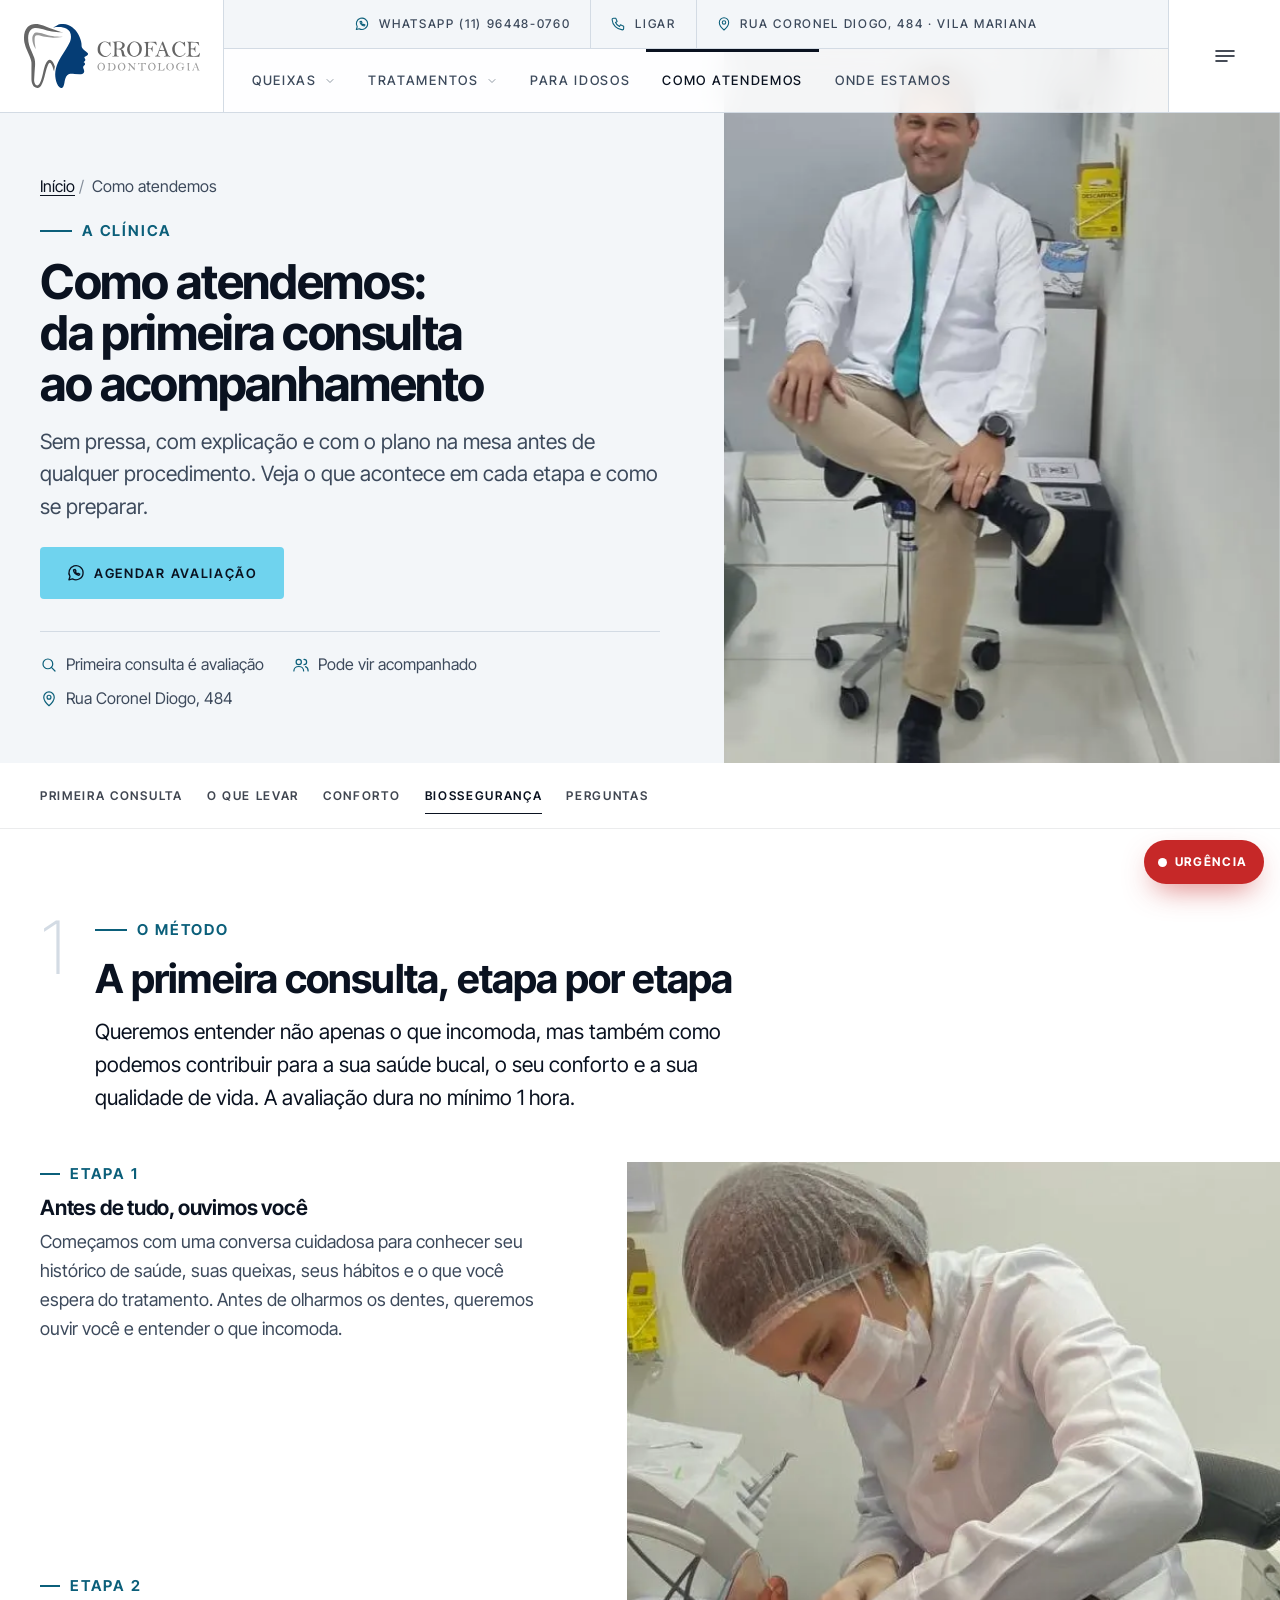
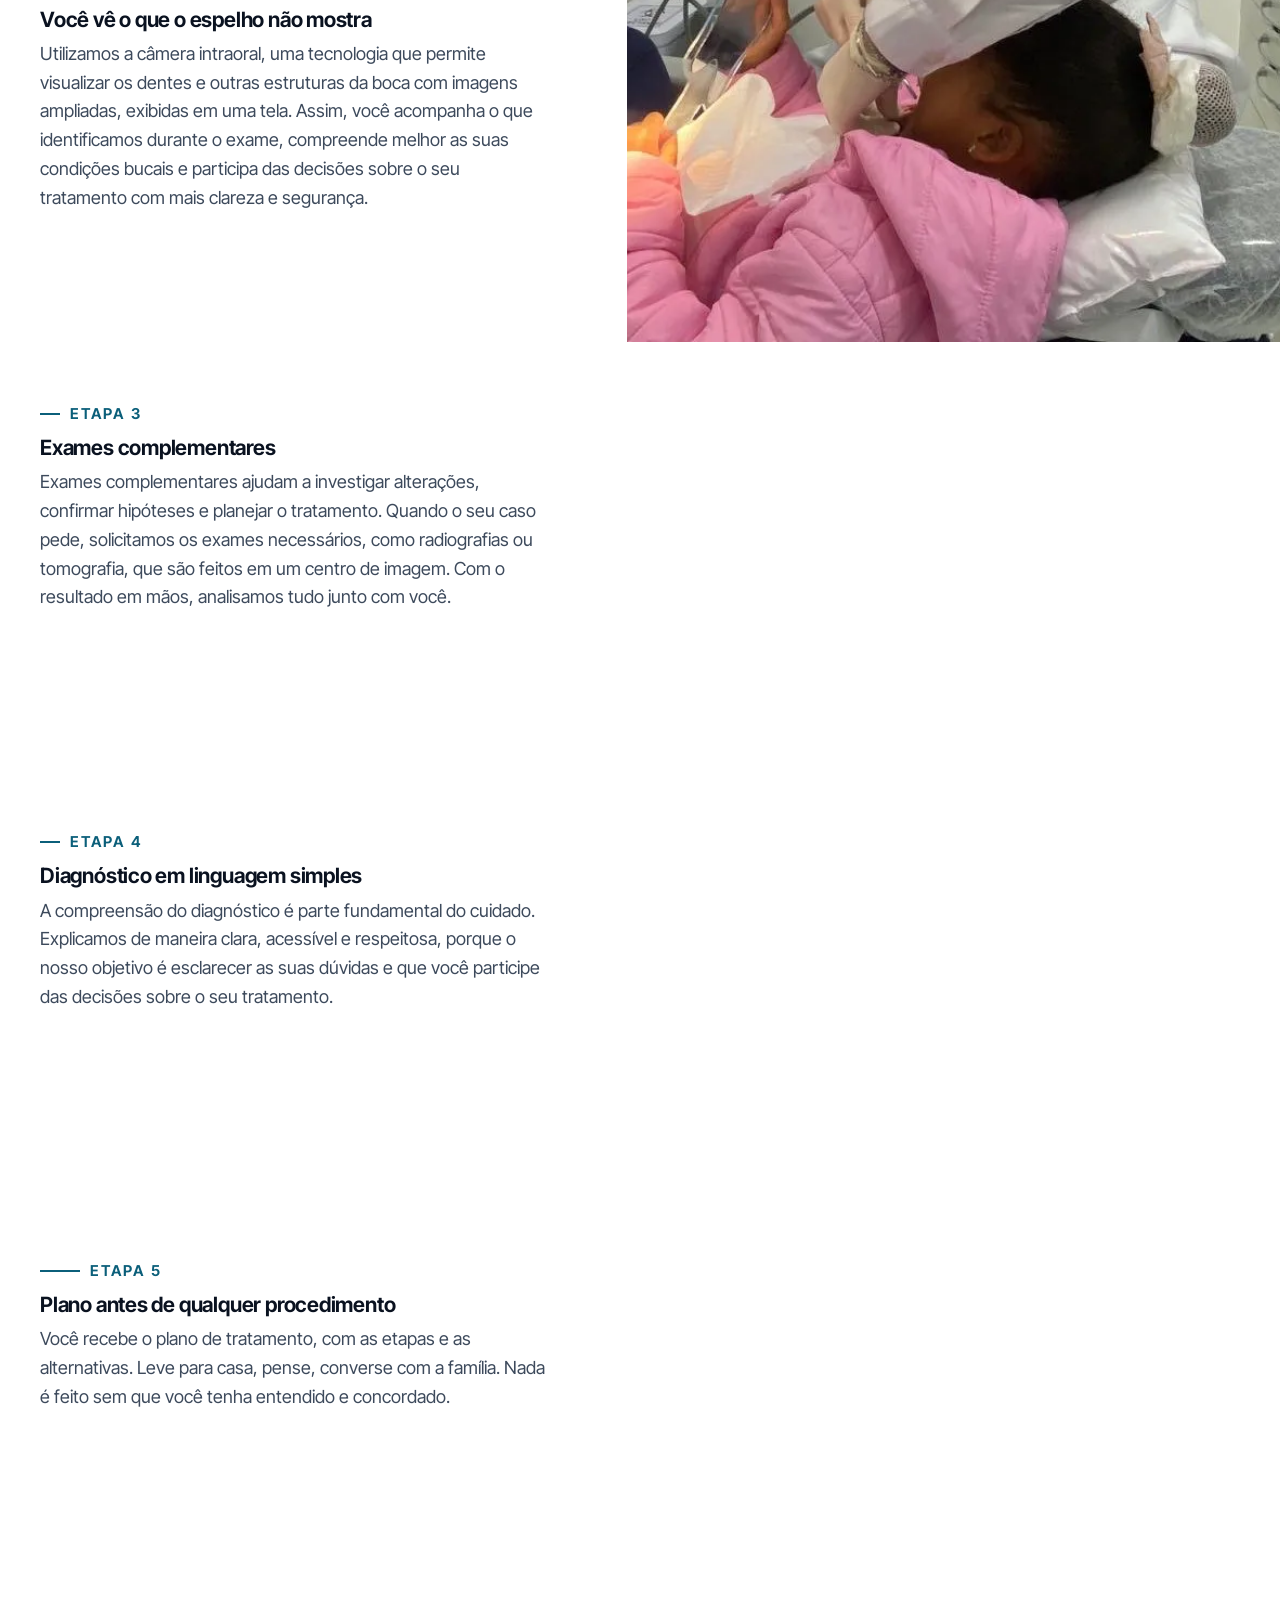
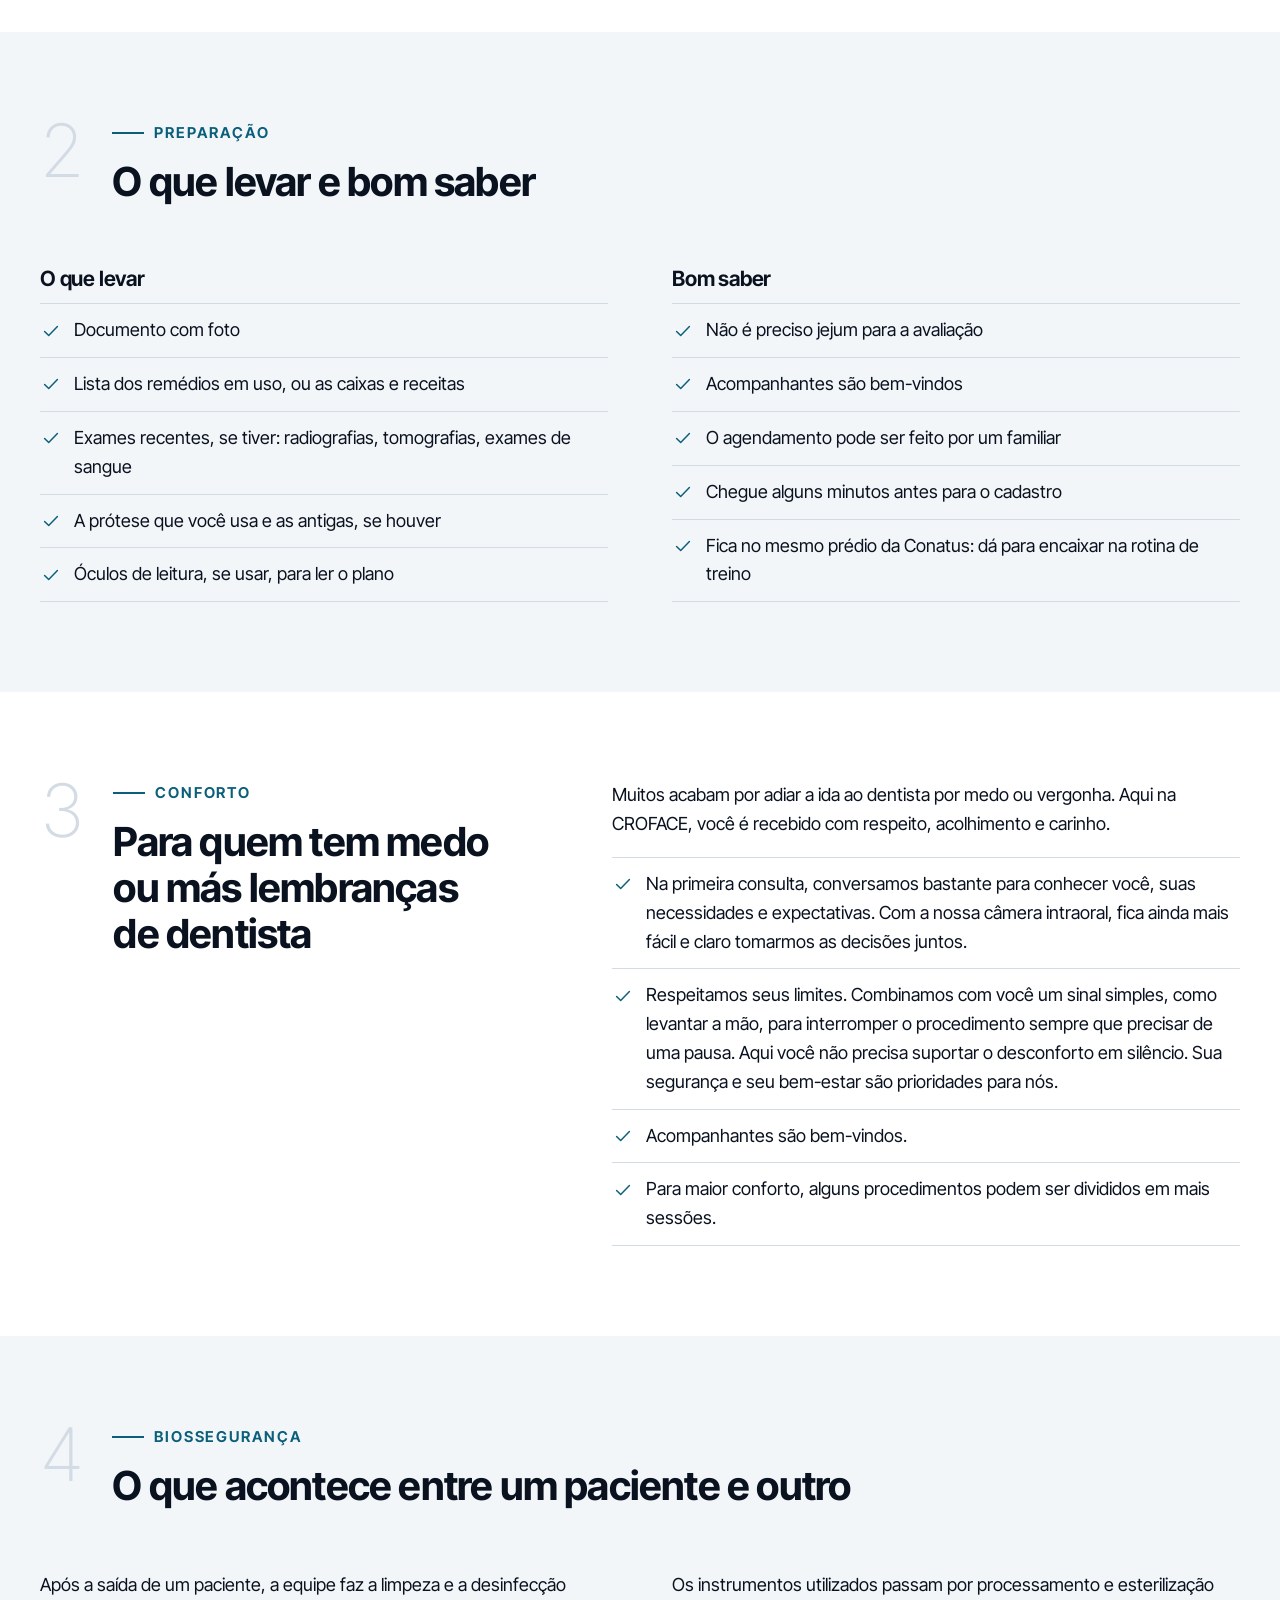
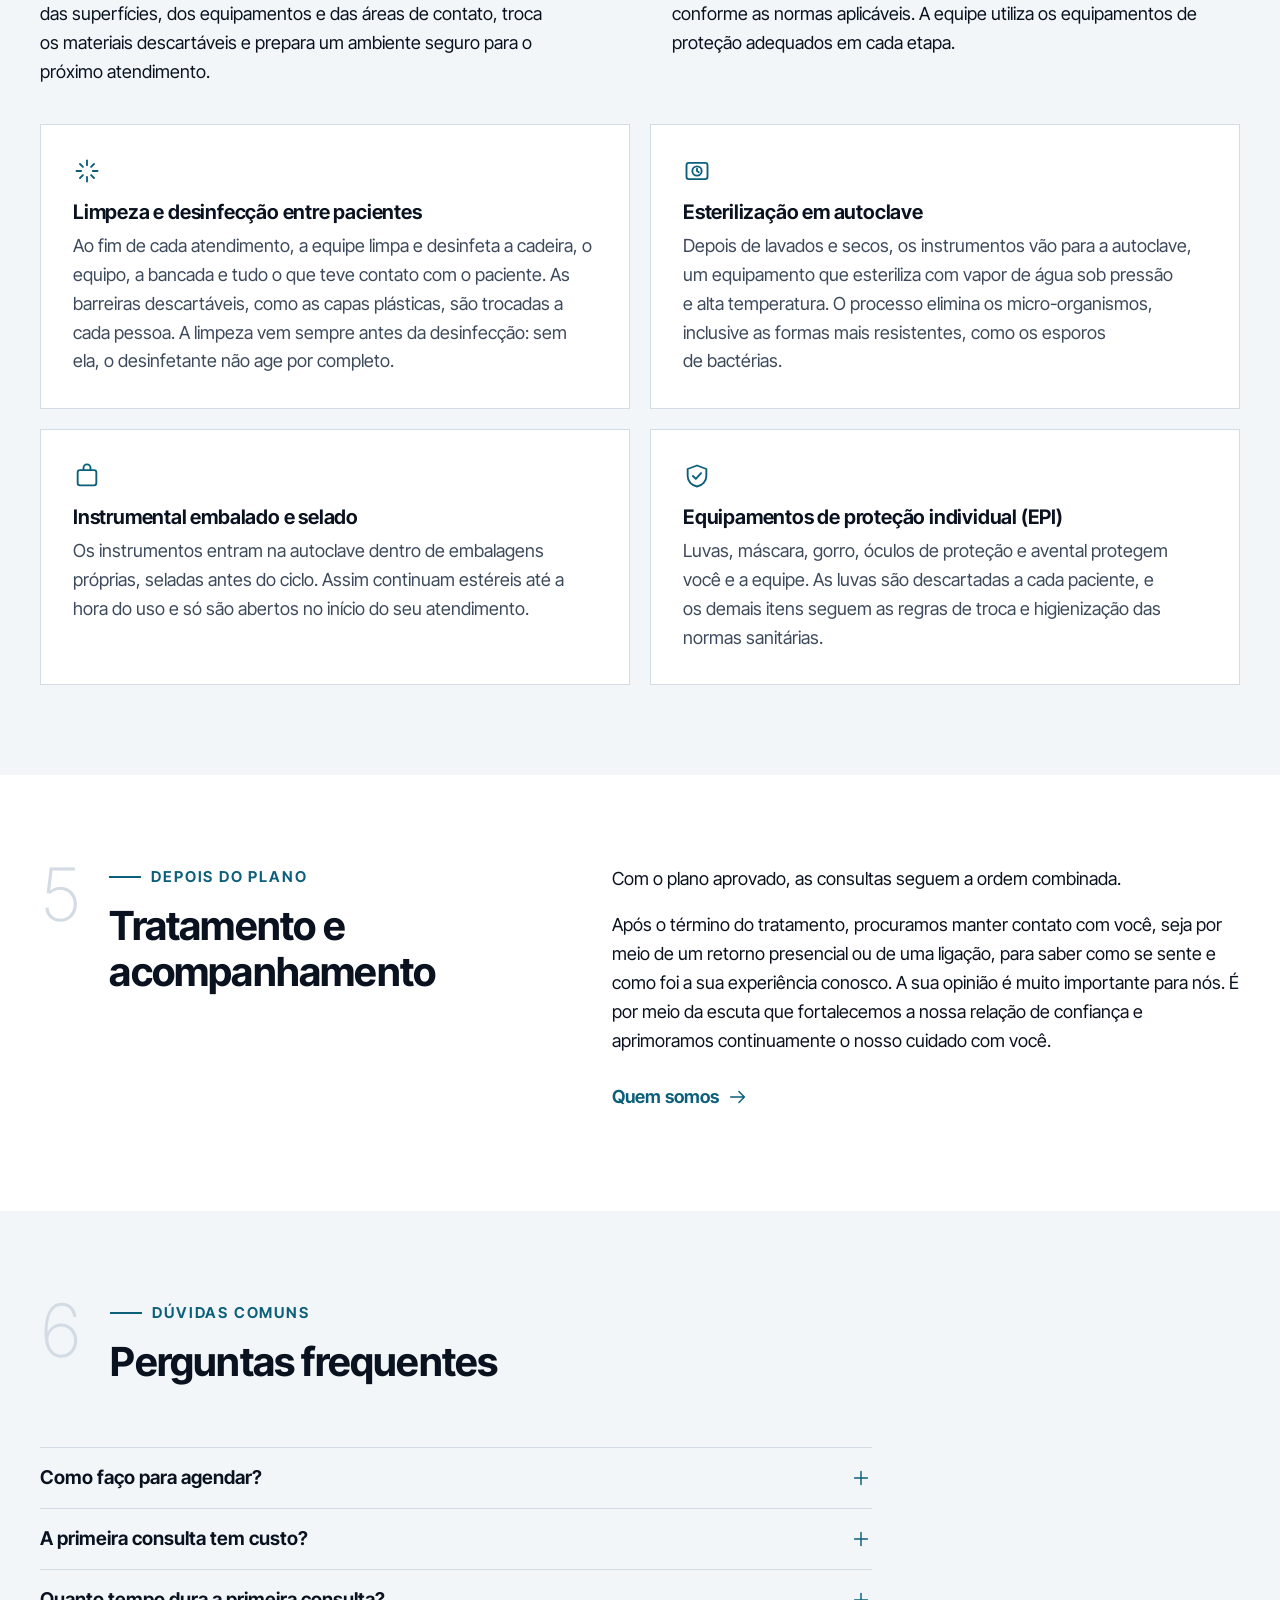
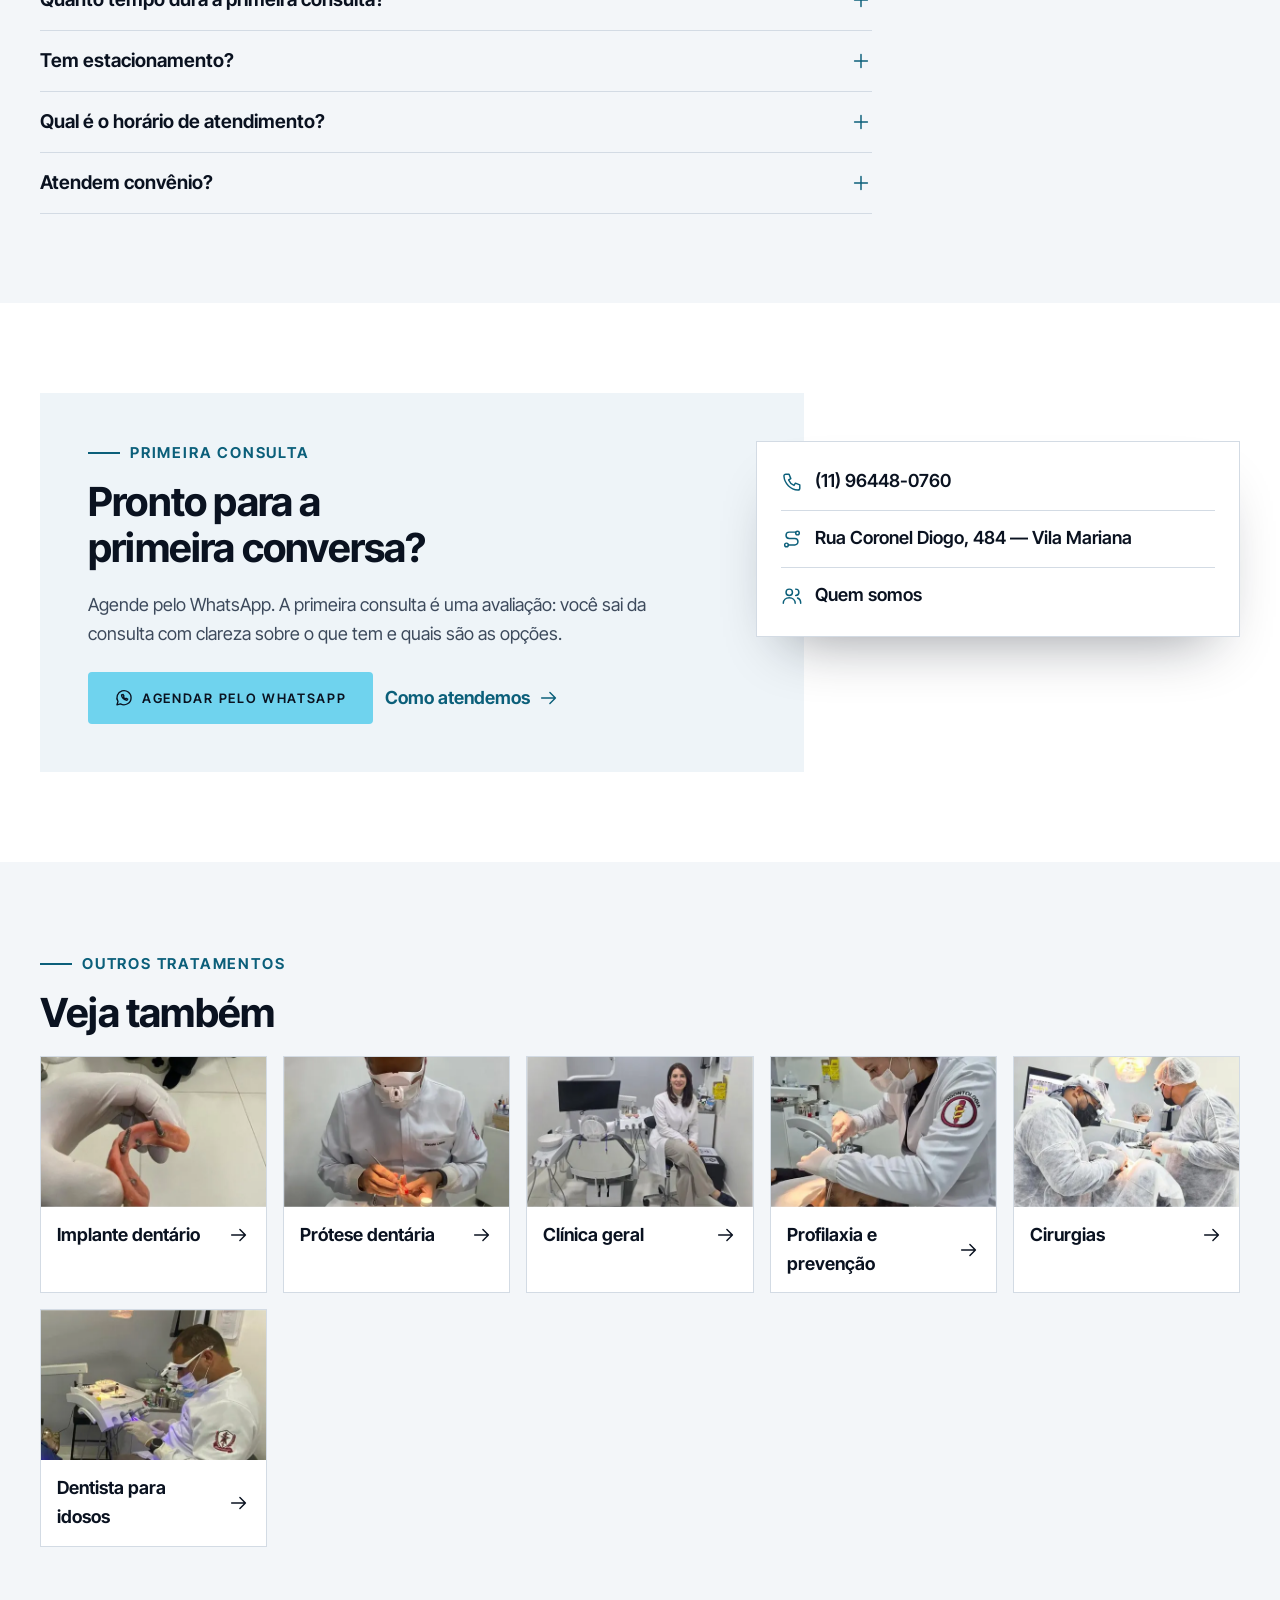
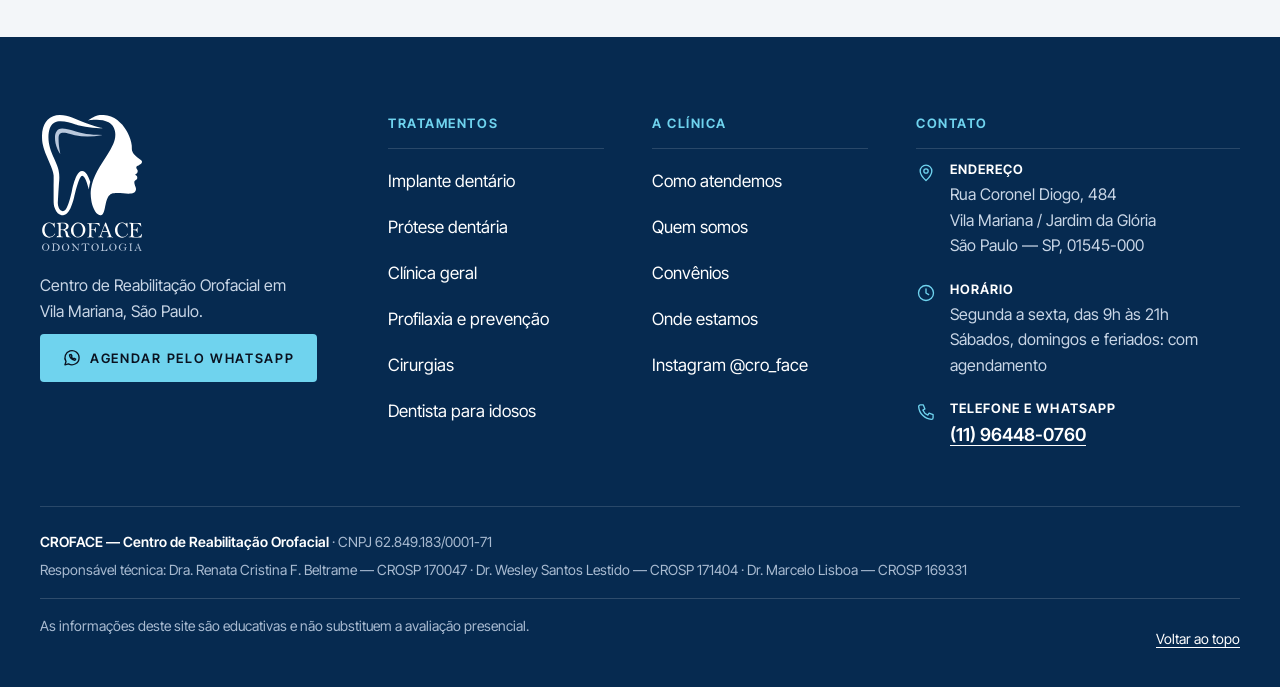
<file: como-atendemos/index.html>
<!DOCTYPE html>
<html lang="pt-BR">
<head>
<!--
  ============================================================
  CROFACE — site estático (HTML puro, sem build)

  COMO EDITAR SEM PROGRAMAR
  - O HEADER e o RODAPÉ se repetem em todas as páginas. Ao mudar algo
    neles, use "Localizar e substituir em todos os arquivos" do editor.
  - Telefone / WhatsApp: procure por  964480760  em todos os arquivos.
    Formato visível: (11) 96448-0760 · Formato de link: 5511964480760
  - Horário: procure por  HORARIO  · CRO dos profissionais: procure por  CRO
  - Tudo que ainda precisa ser confirmado está entre [COLCHETES].
  - Fotos: substitua os arquivos em /assets/img/ mantendo o MESMO nome
    (versão .jpg e versão .webp de cada foto).
  ============================================================
-->
<meta charset="utf-8">
<meta name="viewport" content="width=device-width, initial-scale=1">
<title>Como atendemos | CROFACE — Vila Mariana</title>
<meta name="description" content="Como é a primeira consulta na CROFACE, o que levar, conforto para quem tem medo de dentista e biossegurança. Clínica odontológica em Vila Mariana, SP.">
<link rel="canonical" href="https://croface.com.br/como-atendemos/">
<meta name="robots" content="index, follow, max-image-preview:large">
<meta name="theme-color" content="#ffffff">
<meta name="format-detection" content="telephone=no">
<meta property="og:type" content="website">
<meta property="og:locale" content="pt_BR">
<meta property="og:site_name" content="CROFACE — Centro de Reabilitação Orofacial">
<meta property="og:title" content="Como atendemos">
<meta property="og:description" content="A primeira consulta etapa por etapa, o que levar e como cuidamos de quem tem medo de dentista.">
<meta property="og:url" content="https://croface.com.br/como-atendemos/">
<meta property="og:image" content="https://croface.com.br/assets/img/atendimento-hero.jpg">
<meta property="og:image:type" content="image/jpeg">
<meta property="og:image:width" content="985">
<meta property="og:image:height" content="739">
<meta property="og:image:alt" content="Como atendemos">
<meta name="twitter:card" content="summary_large_image">
<meta name="twitter:title" content="Como atendemos">
<meta name="twitter:description" content="A primeira consulta etapa por etapa, o que levar e como cuidamos de quem tem medo de dentista.">
<meta name="twitter:image" content="https://croface.com.br/assets/img/atendimento-hero.jpg">
<link rel="icon" href="/favicon.svg?v=3" type="image/svg+xml">
<link rel="icon" href="/favicon-32.png?v=3" sizes="32x32" type="image/png">
<link rel="apple-touch-icon" href="/apple-touch-icon.png?v=3">
<link rel="preload" href="/assets/fonts/inter-tight-var-latin.woff2" as="font" type="font/woff2" crossorigin>
<link rel="preload" as="image" type="image/webp" href="/assets/img/atendimento-hero.webp" fetchpriority="high">
<script src="/assets/js/intro.js?v=2"></script>
<link rel="stylesheet" href="/assets/css/site.css?v=64">
<script src="/assets/js/site.js?v=23" defer></script>
<script type="application/ld+json">
{
 "@context": "https://schema.org",
 "@graph": [
  {
   "@type": "Dentist",
   "@id": "https://croface.com.br/#clinica",
   "name": "CROFACE — Centro de Reabilitação Orofacial",
   "alternateName": "CROFACE",
   "taxID": "62.849.183/0001-71",
   "url": "https://croface.com.br/",
   "image": "https://croface.com.br/assets/img/og-croface.jpg",
   "logo": "https://croface.com.br/assets/img/logo-croface.png",
   "telephone": "+55-11-96448-0760",
   "address": {
    "@type": "PostalAddress",
    "streetAddress": "Rua Coronel Diogo, 484",
    "addressLocality": "São Paulo",
    "addressRegion": "SP",
    "postalCode": "01545-000",
    "addressCountry": "BR"
   },
   "hasMap": "https://www.google.com/maps/search/?api=1&query=Rua+Coronel+Diogo%2C+484%2C+S%C3%A3o+Paulo+SP",
   "areaServed": [
    "Vila Mariana",
    "Jardim da Glória",
    "São Paulo"
   ],
   "openingHours": "Mo-Fr 09:00-21:00",
   "sameAs": [
    "https://www.instagram.com/cro_face/"
   ],
   "medicalSpecialty": "Dentistry"
  },
  {
   "@type": "WebPage",
   "@id": "https://croface.com.br/como-atendemos/#pagina",
   "url": "https://croface.com.br/como-atendemos/",
   "name": "Como atendemos | CROFACE — Vila Mariana",
   "description": "Como é a primeira consulta na CROFACE, o que levar, conforto para quem tem medo de dentista e biossegurança. Clínica odontológica em Vila Mariana, SP.",
   "inLanguage": "pt-BR",
   "isPartOf": {
    "@type": "WebSite",
    "@id": "https://croface.com.br/#site",
    "name": "CROFACE",
    "url": "https://croface.com.br/"
   },
   "breadcrumb": {
    "@id": "https://croface.com.br/como-atendemos/#breadcrumb"
   }
  },
  {
   "@type": "BreadcrumbList",
   "@id": "https://croface.com.br/como-atendemos/#breadcrumb",
   "itemListElement": [
    {
     "@type": "ListItem",
     "position": 1,
     "name": "Início",
     "item": "https://croface.com.br/"
    },
    {
     "@type": "ListItem",
     "position": 2,
     "name": "Como atendemos",
     "item": "https://croface.com.br/como-atendemos/"
    }
   ]
  }
 ]
}
</script>
</head>
<body>
<div class="intro-loader" aria-hidden="true"><svg viewBox="3446 3562 15573 20921" focusable="false"><path class="lg-tooth" pathLength="1" d="M3745.7 6936.9c0,634.5 18.4,944.6 171.0,1553.5 78.3,312.5 213.4,747.6 329.3,1034.2l680.6 1605.4c218.9,492.6 513.3,1194.3 556.2,1729.8 19.2,240.0 0.6,1468.6 0.6,1817.4 0,610.5 0,1221.0 0,1831.5 0,553.6 15.8,890.1 215.6,1375.2 19.7,47.8 46.7,118.1 74.0,166.5 108.4,192.1 140.1,244.2 275.7,406.1 36.7,43.8 73.5,78.0 116.2,111.0 248.7,192.0 392.4,266.9 746.4,267.2l2.9 0c338.6,-0.3 625.9,-286.2 809.3,-540.3 397.7,-551.1 672.9,-1513.7 839.8,-2181.5 148.1,-592.7 732.4,-3187.1 1197.8,-3187.1 446.0,0 781.2,1338.1 917.4,1756.3 16.4,50.5 30.2,101.9 42.2,144.9 9.5,34.5 9.7,39.3 20.6,72.9l35.7 71.2c0,-209.6 94.4,-687.2 144.2,-898.5 61.1,-259.6 79.9,-145.9 -12.5,-396.2 -184.1,-498.4 -544.7,-1445.8 -1161.1,-1445.8 -167.6,0 -300.6,72.5 -396.9,151.2 -312.4,255.2 -485.6,655.1 -632.6,1025.1 -52.3,131.6 -93.9,263.7 -141.9,406.2 -94.9,282.3 -278.7,1003.9 -342.6,1328.4 -142.4,723.3 -447.6,1891.3 -771.9,2543.5 -113.6,228.4 -307.5,548.1 -601.6,548.1 -520.3,0 -748.6,-735.9 -748.6,-1283.4l93.3 -1684.7c0.4,-59.6 7.0,-67.1 11.6,-108.7l70.7 -1078.9c68.3,-617.4 89.0,-1345.7 -55.5,-1940.3 -30.2,-124.1 -57.1,-240.3 -95.0,-359.5 -162.3,-511.0 -272.5,-703.8 -460.6,-1156.9l-144.9 -322.9c-24.0,-58.1 -49.4,-109.4 -74.7,-165.8 -373.6,-831.7 -748.4,-1765.5 -748.4,-2968.1 0,-846.7 193.5,-1738.1 861.2,-2146.7 327.6,-200.5 573.1,-232.9 970.3,-232.9 755.9,0 1535.1,260.8 2237.6,489.6 120.7,39.3 233.7,64.4 354.3,100.2l559.6 135.5c801.5,159.0 1365.1,247.1 2209.3,290.6 288.0,14.8 587.1,40.1 882.3,40.1 -14.7,-12.8 10.2,-2.5 -32.7,-20.6 -6.9,-2.9 -46.7,-13.1 -52.3,-14.4 -43.1,-10.3 -65.2,-15.5 -107.5,-26.1 -71.6,-18.0 -128.3,-33.5 -199.7,-54.2 -947.7,-274.7 -1766.7,-531.8 -2693.8,-902.3l-1455.2 -590.1c-585.7,-234.8 -1106.1,-370.3 -1847.4,-370.4l-2.0 0c-672.5,0.1 -1343.0,240.5 -1800.7,698.5 -600.7,601.1 -845.5,1542.6 -845.5,2376.3z"/><path class="lg-arc" pathLength="1" d="M5684.2 7164.2c0,721.2 115.4,1183.6 366.5,1785.9 22.5,54.1 41.0,82.8 63.1,137.3l206.4 381.7c33.7,51.1 131.3,209.6 166,235.0l-85.8 -488.9c-30.3,-169.0 -53.2,-321.1 -78.5,-496.2 -46.5,-321.5 -165.7,-1481.2 -38.1,-1837.5 211.6,-590.8 1139.0,-328.6 1552.8,-225.2 273.9,68.4 549.6,155.3 829.8,212.9 1350.2,277.4 2637.9,224.7 3990.7,8.6l100.3 -19.9c19.2,-7.8 15.2,-7.3 25.6,-14.5 -1971.3,0 -2904.4,-145.0 -4563.7,-690.3 -469.7,-154.3 -1542.0,-456.3 -1981.8,-160.0 -74.7,50.3 -93.5,62.9 -155.6,125.0 -235.7,235.7 -397.7,648.3 -397.7,1046.1z"/><path class="lg-face" pathLength="1" d="M10617.3 4690.9c81.1,0 603.3,-102.0 802.0,-107.0 165.5,-4.2 336.8,-26.6 534.8,-26.6 559.0,0 1275.0,106.3 1759.1,393.2 321.3,190.5 593.9,435.0 763.3,774.1 394.1,789.0 280.4,1701.4 -62.1,2482.7 -486.9,1110.4 -1377.8,2308.8 -2026.6,3387.7 -492.1,818.3 -958.8,1756.0 -1179.5,2697.5 -212.8,908.4 -223.5,1483.4 -65.9,2413.3 106.2,626.6 415.1,1545.8 915.6,1958.7 104.9,86.5 253.4,156.8 399.5,170.6l99.5 0c84.3,-8.5 164.1,-40.1 229.7,-103.2 254.1,-244.3 363.3,-936.5 436.3,-1301.6 20.2,-100.9 37.8,-184.6 60.2,-287.3 20.7,-95.2 40.5,-188.0 66.8,-280.7 130.1,-459.0 327.0,-1070.7 821.3,-1250.8 309.9,-112.9 932.5,-106.4 1284.6,-77.5l1270.8 79.5c242.5,-13.4 545.1,-31.3 757.8,-137.8 195.3,-97.8 338.3,-271.5 338.3,-557.3 0,-176.9 -86.5,-363.7 -141.3,-500.3 -378.6,-943.5 328.5,-693.6 328.5,-1130.6 0,-139.3 2.5,-246.8 -103.0,-351.5 -39.4,-39.1 -163.7,-128.6 -217.8,-143.1 25.1,-34.2 124.5,-94.1 183.8,-150.4 151.4,-143.6 203.8,-185.5 203.8,-451.2 0,-226.0 -213.9,-235.7 -213.9,-534.7 0,-184.4 650.5,-334.2 802.6,-627.8 29.9,-57.7 47.4,-107.0 53.0,-151.2l0 -59.5c-11.0,-79.6 -68.3,-145.2 -168.0,-223.1 -287.1,-224.3 -838.2,-643.4 -1056.2,-922.3 -380.2,-486.3 -259.1,-719.5 -315.2,-1275.6 -59.1,-585.9 -324.7,-1310.8 -572.6,-1806.9 -240.2,-480.7 -444.6,-763.0 -775.2,-1189.9 -30.4,-39.3 -58.0,-66.6 -91.7,-108.8l-718.1 -672.1c-564.2,-422.6 -1288.9,-756.1 -2037.2,-756.3l-258 0c-234.5,1.7 -454.1,13.0 -697.1,74.7 -145.6,36.9 -273.7,75.4 -400.1,134.6 -334.2,156.6 -652.2,372.1 -958.2,579.1l-53.2 40.3z"/><path class="lg-word" pathLength="1" d="M3772.4 20987.7c0,301.4 14.2,495.7 194.9,754.2 34.3,49.2 80.2,105.1 122.2,145.1 84.2,80.2 207.1,160.7 314.7,206.6 457.5,194.9 938.2,70.4 1203.4,-286.6 16.9,-22.8 189.3,-231.1 76.3,-231.1 -42.5,0 -53.6,40.6 -72.8,74.2 -276.6,484.7 -834.9,597.2 -1253.8,89.4 -433.5,-525.5 -220.0,-1727.8 497.8,-1727.8 517.4,0 725.5,630.6 753.3,653.5 98.3,81.2 50.8,-132.2 48.7,-172.1 -8.0,-159.7 -8.7,-387.0 -40.0,-521.4 -80.1,1.7 -57.6,12.8 -97.7,62.6 -28.6,35.6 -50.7,46.7 -76.0,84.4 -414.9,-219.5 -784.6,-275.0 -1200.5,2.6 -152.4,101.7 -292.8,261.2 -367.5,434.6 -48.7,113.3 -103.0,276.6 -103.0,431.7z"/><path class="lg-word" pathLength="1" d="M6553.1 20987.7l-13.3 -307.4c0,-225.7 13.3,-403.5 13.3,-628.3 173.9,0 503.8,-103.7 692.2,83.1 213.4,211.6 197.8,605.1 -130.2,773.0 -113.3,58.0 -384.8,79.6 -562.0,79.6zm-628.3 -1002.6l0 40.1c204.1,47.5 264.3,21.0 300.3,247.7 13.4,84.3 0.0,170.5 12.7,254.6 16.0,106.1 7.7,981.3 7.7,1128.6 0,469.6 -156.8,386.4 -334.2,427.8l0 40.0c109.8,25.5 852.7,25.5 962.5,0 -26.9,-101.0 -140.0,-18.7 -237.6,-96.6 -88.0,-70.3 -71.8,-123.2 -91.0,-256.5 -24.5,-170.1 -5.5,-500.9 -5.5,-689.6 179.1,-41.7 412.1,-26.3 540.7,60.8 124.5,84.3 170.2,285.9 202.2,466.1 105.8,595.8 63.6,519.5 634.7,528.9l146.2 0.2 0 -53.4c-113.9,-26.5 -236.2,-16.2 -328.8,-152.4 -138.8,-204.2 -90.4,-513.3 -261.1,-701.3l-292.3 -202.2c69.2,-5.7 254.9,-84.4 311.9,-115.8 339.6,-187.4 397.6,-835.7 -303.6,-948.5 -92.9,-14.9 -724.2,-9.3 -850.9,-5.5l-414 27.1z"/><path class="lg-word" pathLength="1" d="M8451.5 21041.2c0,-280.3 55.7,-506.0 184.4,-697.9 205.1,-305.8 516.4,-410.0 822.7,-229.0 239.2,141.3 409.9,533.3 409.9,833.3 0,349.7 -14.9,480.8 -173.6,788.9 -84.2,163.6 -264.2,334.0 -468.1,334.0 -192.8,0 -251.8,2.9 -425.5,-109.2 -249.1,-160.9 -349.8,-621.6 -349.8,-920.1zm-374.3 13.3c0,165.5 34.9,342.7 83.8,464.2 29.3,72.9 51.1,119.3 89.7,177.6 187.4,283.3 499.4,490.7 900.3,470.6 190.6,-9.5 308.2,-36.8 441.5,-105.1 225.3,-115.5 425.8,-330.1 539.1,-557.1 142.9,-286.4 147.5,-641.4 17.5,-931.4l-150.3 -237.3c-115.4,-128.1 -163.0,-201.1 -359.8,-295.2 -345.3,-165.1 -773.2,-115.8 -1082.5,116.0 -269.8,202.4 -479.3,556.3 -479.3,897.6z"/><path class="lg-word" pathLength="1" d="M10497.0 20025.2c8.7,105.4 98.3,37.6 209.4,84.6 75.2,31.8 97.5,102.5 108.0,186.1 27.9,223.3 91.0,1650.9 -68.1,1756.6 -55.9,37.1 -138.0,22.2 -177.2,38.5 -56.8,23.7 -24.2,20.1 -18.6,32.9 7.5,17.7 -12.6,29.1 92.5,27.7l362.1 -14.6c146.5,-0.2 331.7,42.1 454.4,13.5 -12.6,-151.7 -320.8,46.1 -320.8,-320.8l0 -788.7c176.5,0 386.7,-21.9 498.3,103.3 32.6,36.6 54.8,75.4 68.4,132.0 17.2,72.0 -2.9,114.8 48.2,152.3 70.6,-18.8 54.1,-85.3 53.5,-173.7 -0.8,-124.1 14.1,-638.8 -0.0,-668.5 -129.3,2.8 -8.4,102.9 -143.4,257.6 -126.5,145.0 -313.4,116.6 -525.0,116.6 0,-105.8 8.0,-771.7 25.0,-817.1 18.3,-49.0 41.5,-44.6 104.4,-55.9 406.5,-73.2 818.5,-6.7 1044.1,341.3 13.9,21.5 29.1,52.2 52.0,62.8 84.5,38.9 31.2,-145.2 9.8,-258.5 -12.4,-66.0 -22.2,-248.3 -85.8,-248.3l-1791.4 40.1z"/><path class="lg-word" pathLength="1" d="M12823.2 21201.6c47.4,-98.7 276.5,-820.4 360.9,-882.3 23.4,100.4 123.0,316.6 165.4,436.1 28.4,80.0 53.6,143.5 84.6,222.8l84.1 223.3c-114.6,0 -248.9,6.5 -361.0,0.0 -164.9,-9.5 -163.8,-0.0 -334.1,-0.0zm445.2 -1270.0l23.1 0c26.0,8.5 54.5,46.2 87.5,125.9l405 1052.2c74.9,207.4 149.5,413.5 228.9,613.3 31.6,79.5 84.8,219.6 137.0,277.3 113.0,125.1 254.2,32.6 264.0,150.3 -67.2,15.6 -340.6,-13.3 -467.9,-13.3 -123.6,0 -434.7,22.3 -481.2,0 7.2,-86.9 35.1,-36.4 167.7,-72.9 278.3,-76.6 -57.0,-549.8 -74.1,-755.9l-775.4 0c-15.5,186.3 -329.0,629.7 -35.1,743.6 142.5,55.2 172.9,1.3 182.1,85.2 -55.7,26.7 -300.6,0 -401.0,0 -114.2,0 -295.6,15.2 -360.9,0 13.4,-161.0 189.6,88.6 385.7,-443.1 184.3,-499.9 366.3,-1009.6 571.1,-1501.0 50.1,-120.3 92.5,-244.9 143.4,-261.6z"/><path class="lg-word" pathLength="1" d="M14668.1 21014.5c0,491.9 169.9,850.2 614.7,1069.7 419.6,207.0 894.3,98.8 1193.3,-237.5 230.6,-259.4 125.2,-358.1 32.4,-194.8 -20.5,36.2 -33.2,56.2 -56.7,90.2 -217.2,314.8 -607.3,421.0 -945.9,226.0 -175.5,-101.0 -334.3,-313.3 -401.8,-507.2 -67.2,-193.1 -66.9,-373.9 -61.9,-580.5 1.4,-60.4 16.9,-140.2 30.3,-196.9 183.2,-774.6 962.8,-980.7 1391.5,-101.2 28.0,57.5 24.5,92.6 89.1,97.9 25.2,-52.5 -5.7,-447.5 -14.0,-560.8 -6.5,-89.9 -5.4,-147.7 -52.8,-147.7 -60.1,0 -10.1,46.4 -160.4,147.0l-262.2 -125.4c-417.8,-139.3 -805.3,-17.0 -1078.0,255.6 -180.7,180.7 -317.4,491.7 -317.4,765.4z"/><path class="lg-word" pathLength="1" d="M16793.8 19985.1c8.4,101.8 106.8,50.5 216.7,130.8 90.8,66.3 49.7,148.7 67.6,279.9 13.9,102 5.6,218.5 9.2,338.3 1.8,62.5 19.7,90.3 12.3,157.5 -35.4,319.6 59.3,1002.8 -102.5,1128.3 -78.5,60.8 -183.1,44.7 -214.8,52.5 -57.4,14.0 -36.9,4.8 -42.0,51.4 67.8,32.5 215.4,13.4 307.4,13.3 121.7,-0.0 197.3,14.1 307.3,13.5 221.4,-1.2 411.2,13.1 641.8,13.1l628.3 0c2.8,-126.1 148.0,-477.9 93.5,-574.8 -140.7,37.5 -73.2,494.6 -909.0,494.6 -425.5,0 -427.8,-180.9 -427.8,-561.5 0,-525.8 -28.4,-466.0 79.7,-456.4 92.4,8.2 226.2,-7.8 352.2,51.1 132.8,62.2 160.5,184.8 196.3,338.4l53.4 0c0,-114.3 -6.6,-596.4 7.7,-687.5 8.4,-53.3 21.6,-180.9 -38.7,-140.3 -69.2,46.6 -33.8,346.5 -410.1,346.5l-240.6 0c0,-163.2 -5,-430.5 11.4,-576.8 5.8,-52.4 -0.0,-106.1 1.5,-158.9 1.9,-68.1 13.8,-73.3 13.8,-146.6 69.7,0 81.3,-8.2 134.3,-12.6l276.3 -10.4c122.4,10.2 267.4,5.4 378.5,62.8 139.9,72.2 212.5,164 303.3,284.8 16.6,22.1 122.3,211.7 115.6,74.2 -3.3,-68.5 -73.5,-440.2 -98.6,-492.3 -450.0,0 -867.5,10.4 -1310.1,-13.4 -68.1,-3.6 -396.8,-19.9 -414.5,0.0z"/><path class="lg-sub" pathLength="1" d="M3932.8 23594.7c0,-95.5 46.8,-251.0 87.8,-313.2 235.8,-358.3 634.1,-94.0 634.1,259.7l0 133.6c0,197.8 -131.0,454.5 -320.8,454.5 -150.2,0 -243.0,-20.7 -321.4,-173.2 -38.6,-75.1 -79.6,-247.1 -79.6,-361.5zm-187.1 -13.3l0 93.5c0,257.6 237.8,508.0 494.6,508.0l80.2 0c254.5,0 534.7,-259.5 534.7,-601.6 0,-492.3 -725.0,-765.8 -1042.5,-213.7 -21.5,37.5 -67.0,156.4 -67.0,213.7z"/><path class="lg-sub" pathLength="1" d="M5764.4 24142.8c-275.2,0 -228.1,-164 -227.7,-481.7l23.4 -377.5c22.1,-170.8 -66.1,-156.7 204.2,-156.7 428.7,0 569.3,578.5 317.1,878.6 -69.2,82.4 -170.2,137.3 -317.1,137.3zm97.7 40.1l-203.1 0c-65.5,-3.0 -103.9,-13.9 -188.6,-13.4l-294.2 0.0c113.8,-155.3 213.9,231.9 213.9,-695.1 0,-307.8 19.8,-335.4 -147.0,-374.3l0 -26.7c70.9,0 143.8,-1.6 214.5,-0.4 37,0.6 76.5,7.7 94.7,8.2 138.2,4.0 437.8,-50.1 649.6,129.6 346.1,293.7 215.6,804.4 -141.3,934.1 -63.3,23.0 -126.7,33.8 -198.3,38.1z"/><path class="lg-sub" pathLength="1" d="M6914.1 23608.1c0,-218.6 125.6,-494.6 334.2,-494.6l53.4 0c186.8,0 334.2,237.1 334.2,427.8l0 133.6c0,197.8 -131.0,454.5 -320.8,454.5 -150.2,0 -243.0,-20.7 -321.4,-173.2 -36.0,-70.1 -79.6,-241.3 -79.6,-348.1zm394.4 574.8l-100.9 0c-62.6,-5.9 -125.7,-23.1 -186.9,-53.1 -37.2,-18.2 -50.3,-23.6 -83.2,-50.4 -24.2,-19.6 -46.9,-34.8 -65.3,-54.9 -122.9,-134.6 -145.1,-250.2 -145.1,-429.7 0,-148.2 104.2,-301.9 183.4,-378.0 365.6,-350.8 926.1,-56.7 926.1,364.6 0,329.1 -247.1,574.9 -527.9,601.6z"/><path class="lg-sub" pathLength="1" d="M8170.8 23126.8c192.2,4.2 213.9,244.5 213.9,401.0 0,502.1 57.7,601.6 -187.1,601.6l0 40.1c109.2,0 396.0,21.1 467.9,-13.3 -34.8,-47.5 -17.4,-16.9 -87.9,-32.4 -130.1,-28.6 -117.4,-151.3 -127.0,-274.0 -12.2,-157.3 -12.3,-332.0 -12.3,-509.0 37.2,24.9 52.1,59.4 90.1,96.9 129.1,127.2 419.7,498.7 554.8,635.0 22.1,22.3 23.6,23.1 43.9,49.6 30.2,39.2 7.6,33.3 59.6,47.2 39.1,-81.5 14.3,-787.6 27.7,-908.0 10.7,-96.5 77.5,-134.6 186.1,-134.6l0 -40.1 -454.5 40.1c274.6,6.1 213.9,249.4 213.9,628.3 0,67.1 -12.0,59.8 -13.3,120.3 -54.0,-36.2 -162.3,-181.4 -210.3,-230.8l-152.6 -168.2c-24.1,-30.1 -25.1,-35.7 -54.7,-65.5l-149.4 -171.4c-158.4,-203.9 -141.1,-152.7 -408.7,-152.7l0 40.1z"/><path class="lg-sub" pathLength="1" d="M9668.1 23354.0l40.1 0c21.7,-93.1 81.3,-150.2 160.0,-187.5 92.2,-43.7 190.0,-35.0 294.5,-26.3 0,101.2 37.4,818.8 -12.7,923.1 -14.0,29.2 -36.3,47.9 -75.5,58.1 -75.6,19.7 -81.2,-18.1 -98.9,48.1 117.1,0 505.1,20.1 574.8,-13.3 -45.5,-62.1 -159.8,7.3 -196.9,-110.5 -27.8,-88.3 -14.9,-332.1 -16.4,-451.5 -0.8,-71.9 -12.1,-78.8 -14.5,-146.2l13.9 -307.7c191.7,0 309.3,-24.0 419.7,141.7 34.6,51.9 21.3,43.8 74.9,72.1 12.3,-53.0 -5.5,-239.9 -19.9,-260.7 -23.3,-33.6 -89.5,-21.6 -134.6,-14.4 -161.8,26 -940.6,-5.7 -941.5,-5.5 -65.3,14.3 -66.8,212.4 -66.8,280.7z"/><path class="lg-sub" pathLength="1" d="M11726.9 24129.4c-136.8,0 -240.7,-26.6 -312.3,-168.9 -94.7,-188.1 -111.5,-504.0 7.0,-684.5 209.2,-318.4 639.5,-167.6 639.5,358.8 0,216.1 -125.1,494.6 -334.2,494.6zm-23.2 -1069.5l55.2 0c124.7,6.6 247.5,58.7 345.6,170.4 381.1,434.2 -32.1,952.5 -391.0,952.5l-80.2 0c-275.8,0 -494.6,-263.3 -494.6,-561.4 0,-303.4 278.9,-546.5 564.9,-561.5z"/><path class="lg-sub" pathLength="1" d="M12555.8 23113.4c111.1,2.4 173.8,60.0 173.8,173.8l0 681.8c0,123.2 -66.4,171.1 -187.1,173.8l0 26.7c97.6,22.7 773.2,0 962.5,0 8.9,-107.6 53.4,-237.3 53.4,-347.5l-40.1 0c-22.3,95.7 -170.4,253.1 -264.6,283.4 -28.3,9.1 -215.3,23.5 -249.5,17.9 -159.4,-25.8 -114.0,-198.3 -114.0,-488.5 0,-131.8 14.5,-231.7 12.9,-347.9 -2.2,-168.2 59.2,-143.5 187.5,-173.4l0 -26.7c-96.8,-23.1 -51.8,-15.3 -164.5,-3.2 -52.6,5.6 -65.4,-7.2 -116.1,-10.1 -78.9,-4.5 -173.4,0.0 -254.1,0.0l0 40.1z"/><path class="lg-sub" pathLength="1" d="M14414.1 24129.4c-140.5,0 -243.7,-5.6 -333.9,-160.7 -170.0,-292.5 -70.7,-855.3 253.7,-855.3l53.4 0c264.4,0 446.0,460.4 254.2,829.1 -23.1,44.4 -46.6,82.9 -83.1,117.3 -28.3,26.7 -94.7,69.5 -144.3,69.5zm-30.6 53.4l-106.8 0c-116.5,-12.2 -233.0,-64.9 -334.1,-170.1 -81.1,-84.3 -143.3,-230.2 -143.3,-391.4 0,-71.1 35.9,-179.1 61.9,-232.1 209.5,-427.9 840.9,-445.9 1019.4,19.7 145.1,378.6 -155.1,739.4 -497.0,773.8z"/><path class="lg-sub" pathLength="1" d="M15243.0 23594.7l0 80.2c0,260.3 277.2,508.0 534.7,508.0 269.1,0 278.0,-18.3 521.3,-147.0l13.3 -307.4c146.9,-77.7 102.1,-5.5 147.0,-66.8 -44.7,-61.0 -131.0,-14.1 -240.1,-12.8 -93.1,1.1 -187.9,-0.5 -281.2,-0.5 20.9,78.3 58.3,17.0 134.3,52.8 85.6,40.3 66.2,173.6 66.2,281.3 0,42.6 -61.2,88.7 -91.0,109.4 -103.5,71.8 -230.9,58.3 -336.9,11.1 -142.4,-63.4 -267.1,-239.5 -267.1,-414.7 0,-195.4 -0.5,-270.8 120.0,-441.4 145.5,-205.9 494.0,-208.9 671.6,77.6 33.4,54.0 28.6,93.2 90.6,109.8 0,-68.8 -8.5,-137.5 -16.7,-210.5 -21.4,-189.7 -38.9,-70.1 -76.8,-70.1 -73.8,0 -110.3,-31.7 -162.1,-51.7 -64.4,-24.9 -128.9,-38.2 -192.1,-41.8l-67.9 0c-309.3,16.9 -567.0,265.1 -567.0,534.7z"/><path class="lg-sub" pathLength="1" d="M16807.2 23086.7c64.4,87.9 135.3,-50.7 133.7,267.3 -0.7,145.6 13.3,248.7 13.3,401.1 0,124.9 -13.3,203.2 -13.3,334.2 -138.4,92.7 -68.2,-4.2 -120.3,66.8 69.2,33.2 336.1,13.3 441.1,13.3 -45.5,-170.4 -160.4,239.3 -160.4,-601.6 0,-622.8 73.6,-362.8 160.4,-481.2 -43.3,-24.3 -437.0,-21.3 -454.5,0z"/><path class="lg-sub" pathLength="1" d="M18090.6 23260.5c22.7,97.5 129.3,294.4 160.4,427.8l-334.2 0c4.5,-54.2 87.5,-257.3 116.3,-324.7l57.4 -103.0zm628.3 882.3l0 40.0c-57.9,-1.2 -54.7,-11.9 -119.8,-13.8l-361.4 -26.2c111.7,-26.0 167.8,-12.2 119.3,-159.2 -20.5,-62.3 -52.3,-172.4 -79.2,-228.4l-387.7 0c-46.6,97.2 -80.2,190.3 -80.2,334.2 66.9,44.8 60.2,33.2 147.0,53.4l-387.7 26.7c18.8,-70.5 58.6,-15.9 124.3,-89.5 64.9,-72.8 253.2,-627.5 309.0,-760.4 74.1,-176.4 81.0,-257.7 168.1,-259.6l228.9 586.5c36.7,102.2 71.1,196.5 112.8,301.6 42.4,107.2 64.3,191.5 206.3,194.7z"/></svg></div>
<a class="skip-link" href="#conteudo">Pular para o conteúdo</a>

<!-- ============================================================
     HEADER (igual em todas as páginas)
     ============================================================ -->
<header class="site-header">
  <a class="brand" href="/" aria-label="CROFACE — Centro de Reabilitação Orofacial, página inicial">
    <img class="brand__logo" src="/assets/img/logo-croface-h.svg" alt="" width="176" height="64">
  </a>

  <div class="header-center">
    <div class="utility">
      <a class="utility__link" href="https://wa.me/5511964480760?text=Ol%C3%A1%2C%20gostaria%20de%20agendar%20uma%20avalia%C3%A7%C3%A3o%20na%20CROFACE." target="_blank" rel="noopener" data-evento="whatsapp_utilitaria"><svg class="icon" aria-hidden="true"><use href="/assets/icons.svg#i-whatsapp"/></svg><span class="utility__txt">WhatsApp<span class="utility__num"> (11) 96448-0760</span></span></a>
      <a class="utility__link" href="tel:+5511964480760" data-evento="telefone_utilitaria"><svg class="icon" aria-hidden="true"><use href="/assets/icons.svg#i-phone"/></svg><span class="utility__txt">Ligar</span></a>
      <a class="utility__link utility__link--address" href="/#onde-estamos"><svg class="icon" aria-hidden="true"><use href="/assets/icons.svg#i-pin"/></svg><span>Rua Coronel Diogo, 484 · Vila Mariana</span></a>
    </div>

    <nav class="nav" aria-label="Navegação principal">
      <ul class="nav__list">
        <li class="nav__item nav__item--mega">
          <a class="nav__link nav__trigger" href="/#queixas" aria-expanded="false" aria-controls="mega-queixas">Queixas <svg class="icon icon--xs nav__caret" aria-hidden="true"><use href="/assets/icons.svg#i-chevron"/></svg></a>
          <div class="mega" id="mega-queixas">
            <div class="mega__inner">
              <ul class="mega__row"><li><a class="mega__tile" href="/clinica-geral-vila-mariana/#dor-de-dente"><span class="mega__icon"><svg class="icon" aria-hidden="true"><use href="/assets/icons.svg#i-tooth-pain"/></svg></span><span>Dor de dente</span></a></li><li><a class="mega__tile" href="/clinica-geral-vila-mariana/#dente-quebrado"><span class="mega__icon"><svg class="icon" aria-hidden="true"><use href="/assets/icons.svg#i-tooth-broken"/></svg></span><span>Dente quebrado</span></a></li><li><a class="mega__tile" href="/protese-dentaria-vila-mariana/#protese-que-incomoda"><span class="mega__icon"><svg class="icon" aria-hidden="true"><use href="/assets/icons.svg#i-denture"/></svg></span><span>Prótese que machuca ou solta</span></a></li><li><a class="mega__tile" href="/dentista-para-idosos-vila-mariana/#mastigacao"><span class="mega__icon"><svg class="icon" aria-hidden="true"><use href="/assets/icons.svg#i-chew"/></svg></span><span>Dificuldade para mastigar</span></a></li><li><a class="mega__tile" href="/clinica-geral-vila-mariana/#bruxismo"><span class="mega__icon"><svg class="icon" aria-hidden="true"><use href="/assets/icons.svg#i-jaw"/></svg></span><span>Dor na mandíbula</span></a></li><li><a class="mega__tile" href="/clinica-geral-vila-mariana/#gengiva"><span class="mega__icon"><svg class="icon" aria-hidden="true"><use href="/assets/icons.svg#i-drop"/></svg></span><span>Gengiva que sangra</span></a></li><li><a class="mega__tile" href="/clinica-geral-vila-mariana/#dente-escurecido"><span class="mega__icon"><svg class="icon" aria-hidden="true"><use href="/assets/icons.svg#i-tooth-dark"/></svg></span><span>Dente escurecido</span></a></li><li><a class="mega__tile" href="/clinica-geral-vila-mariana/#sensibilidade"><span class="mega__icon"><svg class="icon" aria-hidden="true"><use href="/assets/icons.svg#i-bolt"/></svg></span><span>Sensibilidade</span></a></li><li><a class="mega__tile" href="/implante-dentario-vila-mariana/"><span class="mega__icon"><svg class="icon" aria-hidden="true"><use href="/assets/icons.svg#i-gap"/></svg></span><span>Falta de dentes</span></a></li></ul>
              <div class="mega__foot">
                <p>Não encontrou o que sente? Descreva com suas palavras.</p>
                <a class="btn btn--outline-dark" href="https://wa.me/5511964480760?text=Ol%C3%A1%2C%20quero%20descrever%20uma%20queixa%20e%20saber%20se%20voc%C3%AAs%20atendem." target="_blank" rel="noopener" data-evento="whatsapp_megamenu">Explicar pelo WhatsApp <svg class="icon" aria-hidden="true"><use href="/assets/icons.svg#i-arrow"/></svg></a>
              </div>
            </div>
          </div>
        </li>
        <li class="nav__item nav__item--mega">
          <a class="nav__link nav__trigger" href="/#tratamentos" aria-expanded="false" aria-controls="mega-tratamentos">Tratamentos <svg class="icon icon--xs nav__caret" aria-hidden="true"><use href="/assets/icons.svg#i-chevron"/></svg></a>
          <div class="mega" id="mega-tratamentos">
            <div class="mega__inner">
              <ul class="mega__thumbs"><li><a class="mega__thumb" href="/implante-dentario-vila-mariana/"><picture><source type="image/webp" srcset="/assets/img/implante-thumb.webp"><img src="/assets/img/implante-thumb.jpg" alt="Prótese sobre implantes nas mãos do dentista" width="480" height="360" loading="lazy" decoding="async"></picture><span>Implante dentário <svg class="icon icon--sm" aria-hidden="true"><use href="/assets/icons.svg#i-arrow"/></svg></span></a></li><li><a class="mega__thumb" href="/protese-dentaria-vila-mariana/"><picture><source type="image/webp" srcset="/assets/img/protese-capa-thumb.webp"><img src="/assets/img/protese-capa-thumb.jpg" alt="Dr. Marcelo Lisboa ajusta uma prótese na bancada" width="480" height="360" loading="lazy" decoding="async"></picture><span>Prótese dentária <svg class="icon icon--sm" aria-hidden="true"><use href="/assets/icons.svg#i-arrow"/></svg></span></a></li><li><a class="mega__thumb" href="/clinica-geral-vila-mariana/"><picture><source type="image/webp" srcset="/assets/img/clinica-thumb.webp"><img src="/assets/img/clinica-thumb.jpg" alt="Dra. Renata Beltrame no consultório da CROFACE" width="480" height="360" loading="lazy" decoding="async"></picture><span>Clínica geral <svg class="icon icon--sm" aria-hidden="true"><use href="/assets/icons.svg#i-arrow"/></svg></span></a></li><li><a class="mega__thumb" href="/limpeza-e-prevencao-vila-mariana/"><picture><source type="image/webp" srcset="/assets/img/profilaxia-atendimento-thumb.webp"><img src="/assets/img/profilaxia-atendimento-thumb.jpg" alt="Dra. Renata Beltrame faz a profilaxia de um paciente no consultório da CROFACE" width="480" height="360" loading="lazy" decoding="async"></picture><span>Profilaxia e prevenção <svg class="icon icon--sm" aria-hidden="true"><use href="/assets/icons.svg#i-arrow"/></svg></span></a></li><li><a class="mega__thumb" href="/cirurgias-odontologicas-vila-mariana/"><picture><source type="image/webp" srcset="/assets/img/cirurgia-equipe-thumb.webp"><img src="/assets/img/cirurgia-equipe-thumb.jpg" alt="Dr. Wesley Lestido e Dr. Marcelo Lisboa durante uma cirurgia no consultório da CROFACE" width="480" height="360" loading="lazy" decoding="async"></picture><span>Cirurgias <svg class="icon icon--sm" aria-hidden="true"><use href="/assets/icons.svg#i-arrow"/></svg></span></a></li><li><a class="mega__thumb" href="/dentista-para-idosos-vila-mariana/"><picture><source type="image/webp" srcset="/assets/img/idosos-thumb.webp"><img src="/assets/img/idosos-thumb.jpg" alt="Dr. Marcelo Lisboa em atendimento a paciente idosa" width="480" height="360" loading="lazy" decoding="async"></picture><span>Dentista para idosos <svg class="icon icon--sm" aria-hidden="true"><use href="/assets/icons.svg#i-arrow"/></svg></span></a></li></ul>
              <div class="mega__foot">
                <p>Não sabe qual é o seu caso? Tudo começa por uma avaliação.</p>
                <a class="btn btn--outline-dark" href="/como-atendemos/">Como é a primeira consulta <svg class="icon" aria-hidden="true"><use href="/assets/icons.svg#i-arrow"/></svg></a>
              </div>
            </div>
          </div>
        </li>
        <li class="nav__item"><a class="nav__link" href="/dentista-para-idosos-vila-mariana/">Para idosos</a></li>
        <li class="nav__item"><a class="nav__link" href="/como-atendemos/" aria-current="page">Como atendemos</a></li>
        <li class="nav__item"><a class="nav__link" href="/#onde-estamos">Onde estamos</a></li>
      </ul>
    </nav>
  </div>

  <a class="menu-toggle" href="#menu" role="button" aria-controls="menu" aria-expanded="false" aria-label="Abrir menu"><svg class="icon" aria-hidden="true"><use href="/assets/icons.svg#i-menu"/></svg></a>

  <!-- MENU EM TELA CHEIA -->
  <div class="overlay" id="menu" role="dialog" aria-modal="true" aria-label="Menu do site">
    <div class="overlay__media">
      <picture><source type="image/webp" srcset="/assets/img/menu-recepcao.webp"><img src="/assets/img/menu-recepcao.jpg" alt="Dr. Wesley Lestido no consultório da CROFACE, na Rua Coronel Diogo, 484" width="739" height="924" loading="lazy" decoding="async"></picture>
      <div class="contact-card">
        <p class="eyebrow">CROFACE · Vila Mariana</p>
        <address class="contact-card__lines">
          <span><svg class="icon" aria-hidden="true"><use href="/assets/icons.svg#i-pin"/></svg>Rua Coronel Diogo, 484 — Vila Mariana, São Paulo — SP</span>
          <a href="https://wa.me/5511964480760?text=Ol%C3%A1%2C%20gostaria%20de%20agendar%20uma%20avalia%C3%A7%C3%A3o%20na%20CROFACE." target="_blank" rel="noopener" data-evento="whatsapp_menu"><svg class="icon" aria-hidden="true"><use href="/assets/icons.svg#i-whatsapp"/></svg>(11) 96448-0760</a>
          <!-- HORARIO -->
          <span><svg class="icon" aria-hidden="true"><use href="/assets/icons.svg#i-clock"/></svg>Seg. a sex., 9h às 21h · Sáb., dom. e feriados: com agendamento</span>
        </address>
        <a class="btn btn--primary" href="https://www.google.com/maps/dir/?api=1&amp;destination=Rua+Coronel+Diogo%2C+484%2C+S%C3%A3o+Paulo+SP" target="_blank" rel="noopener" data-evento="rota_menu">Como chegar <svg class="icon" aria-hidden="true"><use href="/assets/icons.svg#i-arrow"/></svg></a>
      </div>
    </div>
    <div class="overlay__panel">
      <a class="overlay__close" href="#" role="button" aria-label="Fechar menu">
        <span class="overlay__close-text" aria-hidden="true">Fechar</span>
        <svg class="icon" aria-hidden="true"><use href="/assets/icons.svg#i-close"/></svg>
      </a>
      <nav aria-label="Páginas do site">
        <p class="overlay__group">Tratamentos</p>
        <ul><li><a class="overlay__item" href="/implante-dentario-vila-mariana/"><span class="overlay__icon"><svg class="icon" aria-hidden="true"><use href="/assets/icons.svg#i-implant"/></svg></span><span class="overlay__label">Implante dentário</span><svg class="icon overlay__arrow" aria-hidden="true"><use href="/assets/icons.svg#i-arrow"/></svg></a></li><li><a class="overlay__item" href="/protese-dentaria-vila-mariana/"><span class="overlay__icon"><svg class="icon" aria-hidden="true"><use href="/assets/icons.svg#i-denture"/></svg></span><span class="overlay__label">Prótese dentária</span><svg class="icon overlay__arrow" aria-hidden="true"><use href="/assets/icons.svg#i-arrow"/></svg></a></li><li><a class="overlay__item" href="/clinica-geral-vila-mariana/"><span class="overlay__icon"><svg class="icon" aria-hidden="true"><use href="/assets/icons.svg#i-tooth"/></svg></span><span class="overlay__label">Clínica geral</span><svg class="icon overlay__arrow" aria-hidden="true"><use href="/assets/icons.svg#i-arrow"/></svg></a></li><li><a class="overlay__item" href="/limpeza-e-prevencao-vila-mariana/"><span class="overlay__icon"><svg class="icon" aria-hidden="true"><use href="/assets/icons.svg#i-sparkle"/></svg></span><span class="overlay__label">Profilaxia e prevenção</span><svg class="icon overlay__arrow" aria-hidden="true"><use href="/assets/icons.svg#i-arrow"/></svg></a></li><li><a class="overlay__item" href="/cirurgias-odontologicas-vila-mariana/"><span class="overlay__icon"><svg class="icon" aria-hidden="true"><use href="/assets/icons.svg#i-scalpel"/></svg></span><span class="overlay__label">Cirurgias</span><svg class="icon overlay__arrow" aria-hidden="true"><use href="/assets/icons.svg#i-arrow"/></svg></a></li><li><a class="overlay__item" href="/dentista-para-idosos-vila-mariana/"><span class="overlay__icon"><svg class="icon" aria-hidden="true"><use href="/assets/icons.svg#i-pulse"/></svg></span><span class="overlay__label">Dentista para idosos</span><svg class="icon overlay__arrow" aria-hidden="true"><use href="/assets/icons.svg#i-arrow"/></svg></a></li></ul>
        <p class="overlay__group">A clínica</p>
        <ul><li><a class="overlay__item" href="/"><span class="overlay__icon"><svg class="icon" aria-hidden="true"><use href="/assets/icons.svg#i-building"/></svg></span><span class="overlay__label">Início</span><svg class="icon overlay__arrow" aria-hidden="true"><use href="/assets/icons.svg#i-arrow"/></svg></a></li><li><a class="overlay__item" href="/como-atendemos/" aria-current="page"><span class="overlay__icon"><svg class="icon" aria-hidden="true"><use href="/assets/icons.svg#i-search"/></svg></span><span class="overlay__label">Como atendemos</span><svg class="icon overlay__arrow" aria-hidden="true"><use href="/assets/icons.svg#i-arrow"/></svg></a></li><li><a class="overlay__item" href="/#equipe"><span class="overlay__icon"><svg class="icon" aria-hidden="true"><use href="/assets/icons.svg#i-users"/></svg></span><span class="overlay__label">Quem somos</span><svg class="icon overlay__arrow" aria-hidden="true"><use href="/assets/icons.svg#i-arrow"/></svg></a></li><li><a class="overlay__item" href="/#onde-estamos"><span class="overlay__icon"><svg class="icon" aria-hidden="true"><use href="/assets/icons.svg#i-pin"/></svg></span><span class="overlay__label">Onde estamos</span><svg class="icon overlay__arrow" aria-hidden="true"><use href="/assets/icons.svg#i-arrow"/></svg></a></li><li><a class="overlay__item" href="/#contato"><span class="overlay__icon"><svg class="icon" aria-hidden="true"><use href="/assets/icons.svg#i-whatsapp"/></svg></span><span class="overlay__label">Fale conosco</span><svg class="icon overlay__arrow" aria-hidden="true"><use href="/assets/icons.svg#i-arrow"/></svg></a></li></ul>
      </nav>
    </div>
  </div>
</header>
<!-- ============ FIM DO HEADER ============ -->
<main id="conteudo">

  <section class="page-hero" aria-labelledby="titulo">
    <div class="container page-hero__grid">
      <div class="page-hero__text">
        <nav class="breadcrumb" aria-label="Você está em"><ol><li><a href="/">Início</a></li><li aria-current="page">Como atendemos</li></ol></nav>
        <p class="eyebrow"><span class="rule" aria-hidden="true"></span>A clínica</p>
        <h1 id="titulo">Como atendemos: da primeira consulta ao acompanhamento</h1>
        <p class="lead">Sem pressa, com explicação e com o plano na mesa antes de qualquer procedimento. Veja o que acontece em cada etapa e como se preparar.</p>
        <div class="page-hero__actions">
          <a class="btn btn--accent btn--lg" href="https://wa.me/5511964480760?text=Ol%C3%A1%2C%20gostaria%20de%20agendar%20uma%20primeira%20consulta%20de%20avalia%C3%A7%C3%A3o." target="_blank" rel="noopener" data-evento="whatsapp_hero_atendimento"><svg class="icon" aria-hidden="true"><use href="/assets/icons.svg#i-whatsapp"/></svg> Agendar avaliação</a>
        </div>
        <ul class="page-hero__facts"><li><svg class="icon" aria-hidden="true"><use href="/assets/icons.svg#i-search"/></svg><span>Primeira consulta é avaliação</span></li><li><svg class="icon" aria-hidden="true"><use href="/assets/icons.svg#i-users"/></svg><span>Pode vir acompanhado</span></li><li><svg class="icon" aria-hidden="true"><use href="/assets/icons.svg#i-pin"/></svg><span>Rua Coronel Diogo, 484</span></li></ul>
      </div>
      <figure class="page-hero__media"><picture><source type="image/webp" srcset="/assets/img/atendimento-hero.webp"><img src="/assets/img/atendimento-hero.jpg" alt="Dr. Marcelo Lisboa no consultório da CROFACE" width="1200" height="900" fetchpriority="high" decoding="async"></picture></figure>
    </div>
  </section>

<nav class="section-bar" aria-label="Atalhos desta página">
  <div class="section-bar__inner">
    <ul class="section-bar__list"><li><a href="#primeira-consulta">Primeira consulta</a></li><li><a href="#o-que-levar">O que levar</a></li><li><a href="#conforto">Conforto</a></li><li><a href="#biosseguranca">Biossegurança</a></li><li><a href="#perguntas">Perguntas</a></li></ul>
    <a class="btn section-bar__cta" href="https://wa.me/5511964480760?text=Ol%C3%A1%2C%20gostaria%20de%20agendar%20uma%20avalia%C3%A7%C3%A3o%20na%20CROFACE." target="_blank" rel="noopener" data-evento="whatsapp_barra"><span>WhatsApp</span> <svg class="icon" aria-hidden="true"><use href="/assets/icons.svg#i-arrow"/></svg></a>
  </div>
</nav>

  <section class="section" id="primeira-consulta" aria-labelledby="pc-titulo">
    <div class="container">
      <header class="chapter reveal"><span class="chapter__num" aria-hidden="true">1</span><div><p class="eyebrow eyebrow--dark"><span class="rule" aria-hidden="true"></span>O método</p><h2 id="pc-titulo">A primeira consulta, etapa por etapa</h2><p class="lead">Queremos entender não apenas o que incomoda, mas também como podemos contribuir para a sua saúde bucal, o seu conforto e a sua qualidade de vida. A avaliação dura no mínimo 1 hora.</p></div></header>
      <div class="scrolly" data-scrolly><ol class="scrolly__steps"><li class="scrolly__step" data-media="0"><figure class="scrolly__inline"><picture><source type="image/webp" srcset="/assets/img/consulta-1-avaliacao.webp"><img src="/assets/img/consulta-1-avaliacao.jpg" alt="Dentista da CROFACE conversa com a paciente antes do exame, com um vídeo tranquilo no monitor" width="812" height="609" loading="lazy" decoding="async"></picture></figure><span class="step__n">Etapa 1</span><h3>Antes de tudo, ouvimos você</h3><p>Começamos com uma conversa cuidadosa para conhecer seu histórico de saúde, suas queixas, seus hábitos e o que você espera do tratamento. Antes de olharmos os dentes, queremos ouvir você e entender o que incomoda.</p></li><li class="scrolly__step" data-media="1"><figure class="scrolly__inline"><picture><source type="image/webp" srcset="/assets/img/camera-intraoral-uso.webp"><img src="/assets/img/camera-intraoral-uso.jpg" alt="Dentistas da CROFACE examinam o paciente com a câmera intraoral, com a imagem ampliada no monitor" width="1080" height="810" loading="lazy" decoding="async"></picture></figure><span class="step__n">Etapa 2</span><h3>Você vê o que o espelho não mostra</h3><p>Utilizamos a câmera intraoral, uma tecnologia que permite visualizar os dentes e outras estruturas da boca com imagens ampliadas, exibidas em uma tela. Assim, você acompanha o que identificamos durante o exame, compreende melhor as suas condições bucais e participa das decisões sobre o seu tratamento com mais clareza e segurança.</p></li><li class="scrolly__step" data-media="2"><figure class="scrolly__inline"><picture><source type="image/webp" srcset="/assets/img/ia/v3/consulta-3-exames-ia-v3-720.webp 720w, /assets/img/ia/v3/consulta-3-exames-ia-v3.webp 1440w" sizes="(min-width: 62rem) 50vw, calc(100vw - 2rem)"><img src="/assets/img/ia/v3/consulta-3-exames-ia-v3.jpg" srcset="/assets/img/ia/v3/consulta-3-exames-ia-v3-720.jpg 720w, /assets/img/ia/v3/consulta-3-exames-ia-v3.jpg 1440w" sizes="(min-width: 62rem) 50vw, calc(100vw - 2rem)" alt="Mulher com mais de 50 anos conversa com a dentista sobre uma radiografia odontológica." width="1440" height="1080" loading="lazy" decoding="async"></picture><figcaption class="img-note">Esclarecimento de dúvidas sobre exames odontológicos. Imagem ilustrativa.</figcaption></figure><span class="step__n">Etapa 3</span><h3>Exames complementares</h3><p>Exames complementares ajudam a investigar alterações, confirmar hipóteses e planejar o tratamento. Quando o seu caso pede, solicitamos os exames necessários, como radiografias ou tomografia, que são feitos em um centro de imagem. Com o resultado em mãos, analisamos tudo junto com você.</p></li><li class="scrolly__step" data-media="3"><figure class="scrolly__inline"><picture><source type="image/webp" srcset="/assets/img/consulta-4-diagnostico.webp"><img src="/assets/img/consulta-4-diagnostico.jpg" alt="Dr. Marcelo Lisboa sentado ao lado da cadeira, no consultório da CROFACE" width="985" height="739" loading="lazy" decoding="async"></picture></figure><span class="step__n">Etapa 4</span><h3>Diagnóstico em linguagem simples</h3><p>A compreensão do diagnóstico é parte fundamental do cuidado. Explicamos de maneira clara, acessível e respeitosa, porque o nosso objetivo é esclarecer as suas dúvidas e que você participe das decisões sobre o seu tratamento.</p></li><li class="scrolly__step" data-media="4"><figure class="scrolly__inline"><picture><source type="image/webp" srcset="/assets/img/consulta-5-plano.webp"><img src="/assets/img/consulta-5-plano.jpg" alt="Dra. Renata Beltrame em atendimento no consultório da CROFACE" width="960" height="720" loading="lazy" decoding="async"></picture></figure><span class="step__n">Etapa 5</span><h3>Plano antes de qualquer procedimento</h3><p>Você recebe o plano de tratamento, com as etapas e as alternativas. Leve para casa, pense, converse com a família. Nada é feito sem que você tenha entendido e concordado.</p></li></ol><div class="scrolly__media"><div class="scrolly__frame"><div class="scrolly__img is-active" data-index="0"><picture><source type="image/webp" srcset="/assets/img/consulta-1-avaliacao.webp"><img src="/assets/img/consulta-1-avaliacao.jpg" alt="Dentista da CROFACE conversa com a paciente antes do exame, com um vídeo tranquilo no monitor" width="812" height="609" loading="lazy" decoding="async"></picture></div><div class="scrolly__img" data-index="1"><picture><source type="image/webp" srcset="/assets/img/camera-intraoral-uso.webp"><img src="/assets/img/camera-intraoral-uso.jpg" alt="Dentistas da CROFACE examinam o paciente com a câmera intraoral, com a imagem ampliada no monitor" width="1080" height="810" loading="lazy" decoding="async"></picture></div><div class="scrolly__img scrolly__img--contain" data-index="2"><picture><source type="image/webp" srcset="/assets/img/ia/v3/consulta-3-exames-ia-v3-720.webp 720w, /assets/img/ia/v3/consulta-3-exames-ia-v3.webp 1440w" sizes="(min-width: 62rem) 50vw, calc(100vw - 2rem)"><img src="/assets/img/ia/v3/consulta-3-exames-ia-v3.jpg" srcset="/assets/img/ia/v3/consulta-3-exames-ia-v3-720.jpg 720w, /assets/img/ia/v3/consulta-3-exames-ia-v3.jpg 1440w" sizes="(min-width: 62rem) 50vw, calc(100vw - 2rem)" alt="Mulher com mais de 50 anos conversa com a dentista sobre uma radiografia odontológica." width="1440" height="1080" loading="lazy" decoding="async"></picture><span class="img-note" aria-hidden="true">Esclarecimento de dúvidas sobre exames odontológicos. Imagem ilustrativa.</span></div><div class="scrolly__img" data-index="3"><picture><source type="image/webp" srcset="/assets/img/consulta-4-diagnostico.webp"><img src="/assets/img/consulta-4-diagnostico.jpg" alt="Dr. Marcelo Lisboa sentado ao lado da cadeira, no consultório da CROFACE" width="985" height="739" loading="lazy" decoding="async"></picture></div><div class="scrolly__img" data-index="4"><picture><source type="image/webp" srcset="/assets/img/consulta-5-plano.webp"><img src="/assets/img/consulta-5-plano.jpg" alt="Dra. Renata Beltrame em atendimento no consultório da CROFACE" width="960" height="720" loading="lazy" decoding="async"></picture></div></div></div></div>
    </div>
  </section>

  <section class="section section--tint" id="o-que-levar" aria-labelledby="levar-titulo">
    <div class="container">
      <header class="chapter reveal"><span class="chapter__num" aria-hidden="true">2</span><div><p class="eyebrow eyebrow--dark"><span class="rule" aria-hidden="true"></span>Preparação</p><h2 id="levar-titulo">O que levar e bom saber</h2></div></header>
      <div class="cols-2 reveal">
        <div><h3>O que levar</h3><ul class="checks"><li><svg class="icon" aria-hidden="true"><use href="/assets/icons.svg#i-check"/></svg><span>Documento com foto</span></li><li><svg class="icon" aria-hidden="true"><use href="/assets/icons.svg#i-check"/></svg><span>Lista dos remédios em uso, ou as caixas e receitas</span></li><li><svg class="icon" aria-hidden="true"><use href="/assets/icons.svg#i-check"/></svg><span>Exames recentes, se tiver: radiografias, tomografias, exames de sangue</span></li><li><svg class="icon" aria-hidden="true"><use href="/assets/icons.svg#i-check"/></svg><span>A prótese que você usa e as antigas, se houver</span></li><li><svg class="icon" aria-hidden="true"><use href="/assets/icons.svg#i-check"/></svg><span>Óculos de leitura, se usar, para ler o plano</span></li></ul></div>
        <div><h3>Bom saber</h3><ul class="checks"><li><svg class="icon" aria-hidden="true"><use href="/assets/icons.svg#i-check"/></svg><span>Não é preciso jejum para a avaliação</span></li><li><svg class="icon" aria-hidden="true"><use href="/assets/icons.svg#i-check"/></svg><span>Acompanhantes são bem-vindos</span></li><li><svg class="icon" aria-hidden="true"><use href="/assets/icons.svg#i-check"/></svg><span>O agendamento pode ser feito por um familiar</span></li><li><svg class="icon" aria-hidden="true"><use href="/assets/icons.svg#i-check"/></svg><span>Chegue alguns minutos antes para o cadastro</span></li><li><svg class="icon" aria-hidden="true"><use href="/assets/icons.svg#i-check"/></svg><span>Fica no mesmo prédio da Conatus: dá para encaixar na rotina de treino</span></li></ul></div>
      </div>
    </div>
  </section>

  <section class="section" id="conforto" aria-labelledby="conforto-titulo">
    <div class="container intro-grid">
      <header class="chapter reveal"><span class="chapter__num" aria-hidden="true">3</span><div><p class="eyebrow eyebrow--dark"><span class="rule" aria-hidden="true"></span>Conforto</p><h2 id="conforto-titulo">Para quem tem medo ou más lembranças de dentista</h2></div></header>
      <div class="prose reveal">
        <p>Muitos acabam por adiar a ida ao dentista por medo ou vergonha. Aqui na CROFACE, você é recebido com respeito, acolhimento e carinho.</p>
        <ul class="checks"><li><svg class="icon" aria-hidden="true"><use href="/assets/icons.svg#i-check"/></svg><span>Na primeira consulta, conversamos bastante para conhecer você, suas necessidades e expectativas. Com a nossa câmera intraoral, fica ainda mais fácil e claro tomarmos as decisões juntos.</span></li><li><svg class="icon" aria-hidden="true"><use href="/assets/icons.svg#i-check"/></svg><span>Respeitamos seus limites. Combinamos com você um sinal simples, como levantar a mão, para interromper o procedimento sempre que precisar de uma pausa. Aqui você não precisa suportar o desconforto em silêncio. Sua segurança e seu bem-estar são prioridades para nós.</span></li><li><svg class="icon" aria-hidden="true"><use href="/assets/icons.svg#i-check"/></svg><span>Acompanhantes são bem-vindos.</span></li><li><svg class="icon" aria-hidden="true"><use href="/assets/icons.svg#i-check"/></svg><span>Para maior conforto, alguns procedimentos podem ser divididos em mais sessões.</span></li></ul>
      </div>
    </div>
  </section>

  <section class="section section--tint" id="biosseguranca" aria-labelledby="bio-titulo">
    <div class="container">
      <header class="chapter reveal"><span class="chapter__num" aria-hidden="true">4</span><div><p class="eyebrow eyebrow--dark"><span class="rule" aria-hidden="true"></span>Biossegurança</p><h2 id="bio-titulo">O que acontece entre um paciente e outro</h2></div></header>
      <div class="cols-2 reveal">
        <p>Após a saída de um paciente, a equipe faz a limpeza e a desinfecção das superfícies, dos equipamentos e das áreas de contato, troca os materiais descartáveis e prepara um ambiente seguro para o próximo atendimento.</p>
        <p>Os instrumentos utilizados passam por processamento e esterilização conforme as normas aplicáveis. A equipe utiliza os equipamentos de proteção adequados em cada etapa.</p>
      </div>
      <div class="bio-grid mt"><article class="bio-card reveal"><svg class="icon" aria-hidden="true"><use href="/assets/icons.svg#i-sparkle"/></svg><h3>Limpeza e desinfecção entre pacientes</h3><p>Ao fim de cada atendimento, a equipe limpa e desinfeta a cadeira, o equipo, a bancada e tudo o que teve contato com o paciente. As barreiras descartáveis, como as capas plásticas, são trocadas a cada pessoa. A limpeza vem sempre antes da desinfecção: sem ela, o desinfetante não age por completo.</p></article><article class="bio-card reveal"><svg class="icon" aria-hidden="true"><use href="/assets/icons.svg#i-autoclave"/></svg><h3>Esterilização em autoclave</h3><p>Depois de lavados e secos, os instrumentos vão para a autoclave, um equipamento que esteriliza com vapor de água sob pressão e alta temperatura. O processo elimina os micro-organismos, inclusive as formas mais resistentes, como os esporos de bactérias.</p></article><article class="bio-card reveal"><svg class="icon" aria-hidden="true"><use href="/assets/icons.svg#i-bag"/></svg><h3>Instrumental embalado e selado</h3><p>Os instrumentos entram na autoclave dentro de embalagens próprias, seladas antes do ciclo. Assim continuam estéreis até a hora do uso e só são abertos no início do seu atendimento.</p></article><article class="bio-card reveal"><svg class="icon" aria-hidden="true"><use href="/assets/icons.svg#i-shield"/></svg><h3>Equipamentos de proteção individual (EPI)</h3><p>Luvas, máscara, gorro, óculos de proteção e avental protegem você e a equipe. As luvas são descartadas a cada paciente, e os demais itens seguem as regras de troca e higienização das normas sanitárias.</p></article></div>
    </div>
  </section>

  <section class="section" id="depois" aria-labelledby="depois-titulo">
    <div class="container intro-grid">
      <header class="chapter reveal"><span class="chapter__num" aria-hidden="true">5</span><div><p class="eyebrow eyebrow--dark"><span class="rule" aria-hidden="true"></span>Depois do plano</p><h2 id="depois-titulo">Tratamento e acompanhamento</h2></div></header>
      <div class="prose reveal">
        <p>Com o plano aprovado, as consultas seguem a ordem combinada.</p>
        <p>Após o término do tratamento, procuramos manter contato com você, seja por meio de um retorno presencial ou de uma ligação, para saber como se sente e como foi a sua experiência conosco. A sua opinião é muito importante para nós. É por meio da escuta que fortalecemos a nossa relação de confiança e aprimoramos continuamente o nosso cuidado com você.</p>
        <a class="link-arrow" href="/#equipe">Quem somos <svg class="icon" aria-hidden="true"><use href="/assets/icons.svg#i-arrow"/></svg></a>
      </div>
    </div>
  </section>

  <section class="section section--tint" id="perguntas" aria-labelledby="perguntas-titulo">
    <div class="container">
      <header class="chapter reveal"><span class="chapter__num" aria-hidden="true">6</span><div><p class="eyebrow eyebrow--dark"><span class="rule" aria-hidden="true"></span>Dúvidas comuns</p><h2 id="perguntas-titulo">Perguntas frequentes</h2></div></header>
      <div class="faq reveal"><details><summary><span>Como faço para agendar?</span><svg class="icon" aria-hidden="true"><use href="/assets/icons.svg#i-plus"/></svg></summary><div class="faq__a"><p>Pelo WhatsApp (11) 96448-0760. Pode escrever do seu jeito, ou pedir para alguém da família escrever por você.</p></div></details><details><summary><span>A primeira consulta tem custo?</span><svg class="icon" aria-hidden="true"><use href="/assets/icons.svg#i-plus"/></svg></summary><div class="faq__a"><p>As condições da avaliação são informadas pelo WhatsApp, no agendamento.</p></div></details><details><summary><span>Quanto tempo dura a primeira consulta?</span><svg class="icon" aria-hidden="true"><use href="/assets/icons.svg#i-plus"/></svg></summary><div class="faq__a"><p>A avaliação dura no mínimo 1 hora. Reservamos esse tempo para ouvir você, examinar com calma e explicar o que encontramos.</p></div></details><details><summary><span>Tem estacionamento?</span><svg class="icon" aria-hidden="true"><use href="/assets/icons.svg#i-plus"/></svg></summary><div class="faq__a"><p><mark class="tbc">[CONFIRMAR: estacionamento próprio, conveniado ou local de embarque e desembarque]</mark></p></div></details><details><summary><span>Qual é o horário de atendimento?</span><svg class="icon" aria-hidden="true"><use href="/assets/icons.svg#i-plus"/></svg></summary><div class="faq__a"><p>Segunda a sexta, das 9h às 21h. Sábados, domingos e feriados: com agendamento.</p></div></details><details><summary><span>Atendem convênio?</span><svg class="icon" aria-hidden="true"><use href="/assets/icons.svg#i-plus"/></svg></summary><div class="faq__a"><p>Sim. Atendemos Plena Saúde, Ideal Odonto, OdontoGroup, Dental Plus, Dental Uni e Dental Par. A cobertura de cada procedimento depende do seu plano: confirme pelo WhatsApp antes da consulta.</p></div></details></div>
    </div>
  </section>

  <section class="section cta-band" aria-labelledby="cta-titulo">
    <div class="container cta-band__inner reveal">
      <div class="cta-band__main">
        <p class="eyebrow"><span class="rule" aria-hidden="true"></span>Primeira consulta</p>
        <h2 id="cta-titulo">Pronto para a primeira conversa?</h2>
        <p>Agende pelo WhatsApp. A primeira consulta é uma avaliação: você sai da consulta com clareza sobre o que tem e quais são as opções.</p>
        
        <div class="cta-band__actions">
          <a class="btn btn--accent btn--lg" href="https://wa.me/5511964480760?text=Ol%C3%A1%2C%20gostaria%20de%20agendar%20uma%20primeira%20consulta%20de%20avalia%C3%A7%C3%A3o." target="_blank" rel="noopener" data-evento="whatsapp_cta_atendimento"><svg class="icon" aria-hidden="true"><use href="/assets/icons.svg#i-whatsapp"/></svg> Agendar pelo WhatsApp</a>
          <a class="link-arrow" href="/como-atendemos/">Como atendemos <svg class="icon" aria-hidden="true"><use href="/assets/icons.svg#i-arrow"/></svg></a>
        </div>
      </div>
      <div class="cta-band__side">
        <ul>
          <li><a href="tel:+5511964480760" data-evento="telefone_cta"><svg class="icon" aria-hidden="true"><use href="/assets/icons.svg#i-phone"/></svg>(11) 96448-0760</a></li>
          <li><a href="https://www.google.com/maps/dir/?api=1&amp;destination=Rua+Coronel+Diogo%2C+484%2C+S%C3%A3o+Paulo+SP" target="_blank" rel="noopener" data-evento="rota_cta"><svg class="icon" aria-hidden="true"><use href="/assets/icons.svg#i-route"/></svg>Rua Coronel Diogo, 484 — Vila Mariana</a></li>
          <li><a href="/#equipe"><svg class="icon" aria-hidden="true"><use href="/assets/icons.svg#i-users"/></svg>Quem somos</a></li>
        </ul>
      </div>
    </div>
  </section>


  <section class="section section--tint" aria-labelledby="outros-titulo">
    <div class="container">
      <p class="eyebrow eyebrow--dark"><span class="rule" aria-hidden="true"></span>Outros tratamentos</p>
      <h2 id="outros-titulo">Veja também</h2>
      <ul class="related reveal"><li><a class="related__link" href="/implante-dentario-vila-mariana/"><picture><source type="image/webp" srcset="/assets/img/implante-thumb.webp"><img src="/assets/img/implante-thumb.jpg" alt="Prótese sobre implantes nas mãos do dentista" width="480" height="360" loading="lazy" decoding="async"></picture><span>Implante dentário <svg class="icon" aria-hidden="true"><use href="/assets/icons.svg#i-arrow"/></svg></span></a></li><li><a class="related__link" href="/protese-dentaria-vila-mariana/"><picture><source type="image/webp" srcset="/assets/img/protese-capa-thumb.webp"><img src="/assets/img/protese-capa-thumb.jpg" alt="Dr. Marcelo Lisboa ajusta uma prótese na bancada" width="480" height="360" loading="lazy" decoding="async"></picture><span>Prótese dentária <svg class="icon" aria-hidden="true"><use href="/assets/icons.svg#i-arrow"/></svg></span></a></li><li><a class="related__link" href="/clinica-geral-vila-mariana/"><picture><source type="image/webp" srcset="/assets/img/clinica-thumb.webp"><img src="/assets/img/clinica-thumb.jpg" alt="Dra. Renata Beltrame no consultório da CROFACE" width="480" height="360" loading="lazy" decoding="async"></picture><span>Clínica geral <svg class="icon" aria-hidden="true"><use href="/assets/icons.svg#i-arrow"/></svg></span></a></li><li><a class="related__link" href="/limpeza-e-prevencao-vila-mariana/"><picture><source type="image/webp" srcset="/assets/img/profilaxia-atendimento-thumb.webp"><img src="/assets/img/profilaxia-atendimento-thumb.jpg" alt="Dra. Renata Beltrame faz a profilaxia de um paciente no consultório da CROFACE" width="480" height="360" loading="lazy" decoding="async"></picture><span>Profilaxia e prevenção <svg class="icon" aria-hidden="true"><use href="/assets/icons.svg#i-arrow"/></svg></span></a></li><li><a class="related__link" href="/cirurgias-odontologicas-vila-mariana/"><picture><source type="image/webp" srcset="/assets/img/cirurgia-equipe-thumb.webp"><img src="/assets/img/cirurgia-equipe-thumb.jpg" alt="Dr. Wesley Lestido e Dr. Marcelo Lisboa durante uma cirurgia no consultório da CROFACE" width="480" height="360" loading="lazy" decoding="async"></picture><span>Cirurgias <svg class="icon" aria-hidden="true"><use href="/assets/icons.svg#i-arrow"/></svg></span></a></li><li><a class="related__link" href="/dentista-para-idosos-vila-mariana/"><picture><source type="image/webp" srcset="/assets/img/idosos-thumb.webp"><img src="/assets/img/idosos-thumb.jpg" alt="Dr. Marcelo Lisboa em atendimento a uma paciente idosa" width="480" height="360" loading="lazy" decoding="async"></picture><span>Dentista para idosos <svg class="icon" aria-hidden="true"><use href="/assets/icons.svg#i-arrow"/></svg></span></a></li></ul>
    </div>
  </section>
</main>

<!-- ============================================================
     RODAPÉ (igual em todas as páginas)
     ============================================================ -->
<footer class="site-footer">
  <div class="container footer__grid">
    <div class="footer__brandcol">
      <img class="footer__logo" src="/assets/img/logo-croface-branco.svg" alt="CROFACE Odontologia" width="112" height="150" loading="lazy">
      <p class="footer__tagline">Centro de Reabilitação Orofacial em Vila Mariana, São Paulo.</p>
      <a class="btn btn--accent footer__cta" href="https://wa.me/5511964480760?text=Ol%C3%A1%2C%20gostaria%20de%20agendar%20uma%20avalia%C3%A7%C3%A3o%20na%20CROFACE." target="_blank" rel="noopener" data-evento="whatsapp_rodape"><svg class="icon" aria-hidden="true"><use href="/assets/icons.svg#i-whatsapp"/></svg> Agendar pelo WhatsApp</a>
    </div>
    <nav aria-label="Tratamentos">
      <p class="footer__title">Tratamentos</p>
      <ul class="footer__links"><li><a href="/implante-dentario-vila-mariana/">Implante dentário</a></li><li><a href="/protese-dentaria-vila-mariana/">Prótese dentária</a></li><li><a href="/clinica-geral-vila-mariana/">Clínica geral</a></li><li><a href="/limpeza-e-prevencao-vila-mariana/">Profilaxia e prevenção</a></li><li><a href="/cirurgias-odontologicas-vila-mariana/">Cirurgias</a></li><li><a href="/dentista-para-idosos-vila-mariana/">Dentista para idosos</a></li></ul>
    </nav>
    <nav aria-label="A clínica">
      <p class="footer__title">A clínica</p>
      <ul class="footer__links">
        <li><a href="/como-atendemos/">Como atendemos</a></li>
        <li><a href="/#equipe">Quem somos</a></li>
        <li><a href="/#convenios">Convênios</a></li>
        <li><a href="/#onde-estamos">Onde estamos</a></li>
        <li><a href="https://www.instagram.com/cro_face/" target="_blank" rel="noopener" data-evento="instagram_rodape">Instagram @cro_face</a></li>
      </ul>
    </nav>
    <div>
      <p class="footer__title">Contato</p>
      <address class="footer__contact">
        <div class="footer__item"><svg class="icon" aria-hidden="true"><use href="/assets/icons.svg#i-pin"/></svg><div><span class="footer__label">Endereço</span>Rua Coronel Diogo, 484<br>Vila Mariana / Jardim da Glória<br>São Paulo — SP, 01545-000</div></div>
        <div class="footer__item"><svg class="icon" aria-hidden="true"><use href="/assets/icons.svg#i-clock"/></svg><div><span class="footer__label">Horário</span><!-- HORARIO -->Segunda a sexta, das 9h às 21h<br>Sábados, domingos e feriados: com agendamento</div></div>
        <div class="footer__item"><svg class="icon" aria-hidden="true"><use href="/assets/icons.svg#i-phone"/></svg><div><span class="footer__label">Telefone e WhatsApp</span><a href="tel:+5511964480760" data-evento="telefone_rodape">(11) 96448-0760</a></div></div>
      </address>
    </div>
  </div>
  <div class="container footer__legal">
    <p><strong>CROFACE — Centro de Reabilitação Orofacial</strong> · CNPJ 62.849.183/0001-71</p>
    <p>Responsável técnica: Dra. Renata Cristina F. Beltrame — CROSP 170047 · Dr. Wesley Santos Lestido — CROSP 171404 · Dr. Marcelo Lisboa — CROSP 169331</p>
  </div>
  <div class="container footer__base">
    <p>As informações deste site são educativas e não substituem a avaliação presencial.</p>
    <a href="#conteudo">Voltar ao topo</a>
  </div>
</footer>
<!-- ============ FIM DO RODAPÉ ============ -->

<!-- AÇÕES FLUTUANTES: voltar ao topo, urgência e WhatsApp (o WhatsApp flutuante aparece só em telas menores) -->
<div class="quick-actions">
  <a class="to-top" href="#top" aria-label="Voltar ao topo"><svg class="icon" aria-hidden="true"><use href="/assets/icons.svg#i-arrow"/></svg></a>
<details class="urgent">
  <summary><span class="urgent__dot" aria-hidden="true"></span>Urgência</summary>
  <div class="urgent__panel">
    <p class="urgent__title">Precisa de atendimento com urgência?</p>
    <p>Dor forte, dente quebrado, prótese que soltou ou inchaço: fale com a gente agora.</p>
    <a class="btn btn--urgent" href="https://wa.me/5511964480760?text=URG%C3%8ANCIA%3A%20preciso%20de%20atendimento%20odontol%C3%B3gico." target="_blank" rel="noopener" data-evento="whatsapp_urgencia"><svg class="icon" aria-hidden="true"><use href="/assets/icons.svg#i-whatsapp"/></svg> WhatsApp de urgência</a>
    <a class="btn btn--outline-dark" href="tel:+5511964480760" data-evento="telefone_urgencia"><svg class="icon" aria-hidden="true"><use href="/assets/icons.svg#i-phone"/></svg> Ligar (11) 96448-0760</a>
    <p class="urgent__alert"><strong>Emergência grave</strong> (sangramento que não para, inchaço que dificulta respirar ou engolir, pancada forte no rosto): procure um pronto-socorro ou ligue <a href="tel:192">192 (SAMU)</a>.</p>
  </div>
</details>
  <a class="fab-wa" href="https://wa.me/5511964480760?text=Ol%C3%A1%2C%20gostaria%20de%20agendar%20uma%20avalia%C3%A7%C3%A3o%20na%20CROFACE." target="_blank" rel="noopener" data-evento="whatsapp_flutuante"><svg class="icon" aria-hidden="true"><use href="/assets/icons.svg#i-whatsapp"/></svg><span class="visually-hidden">Agendar pelo WhatsApp</span></a>
</div>
</body>
</html>
</file>
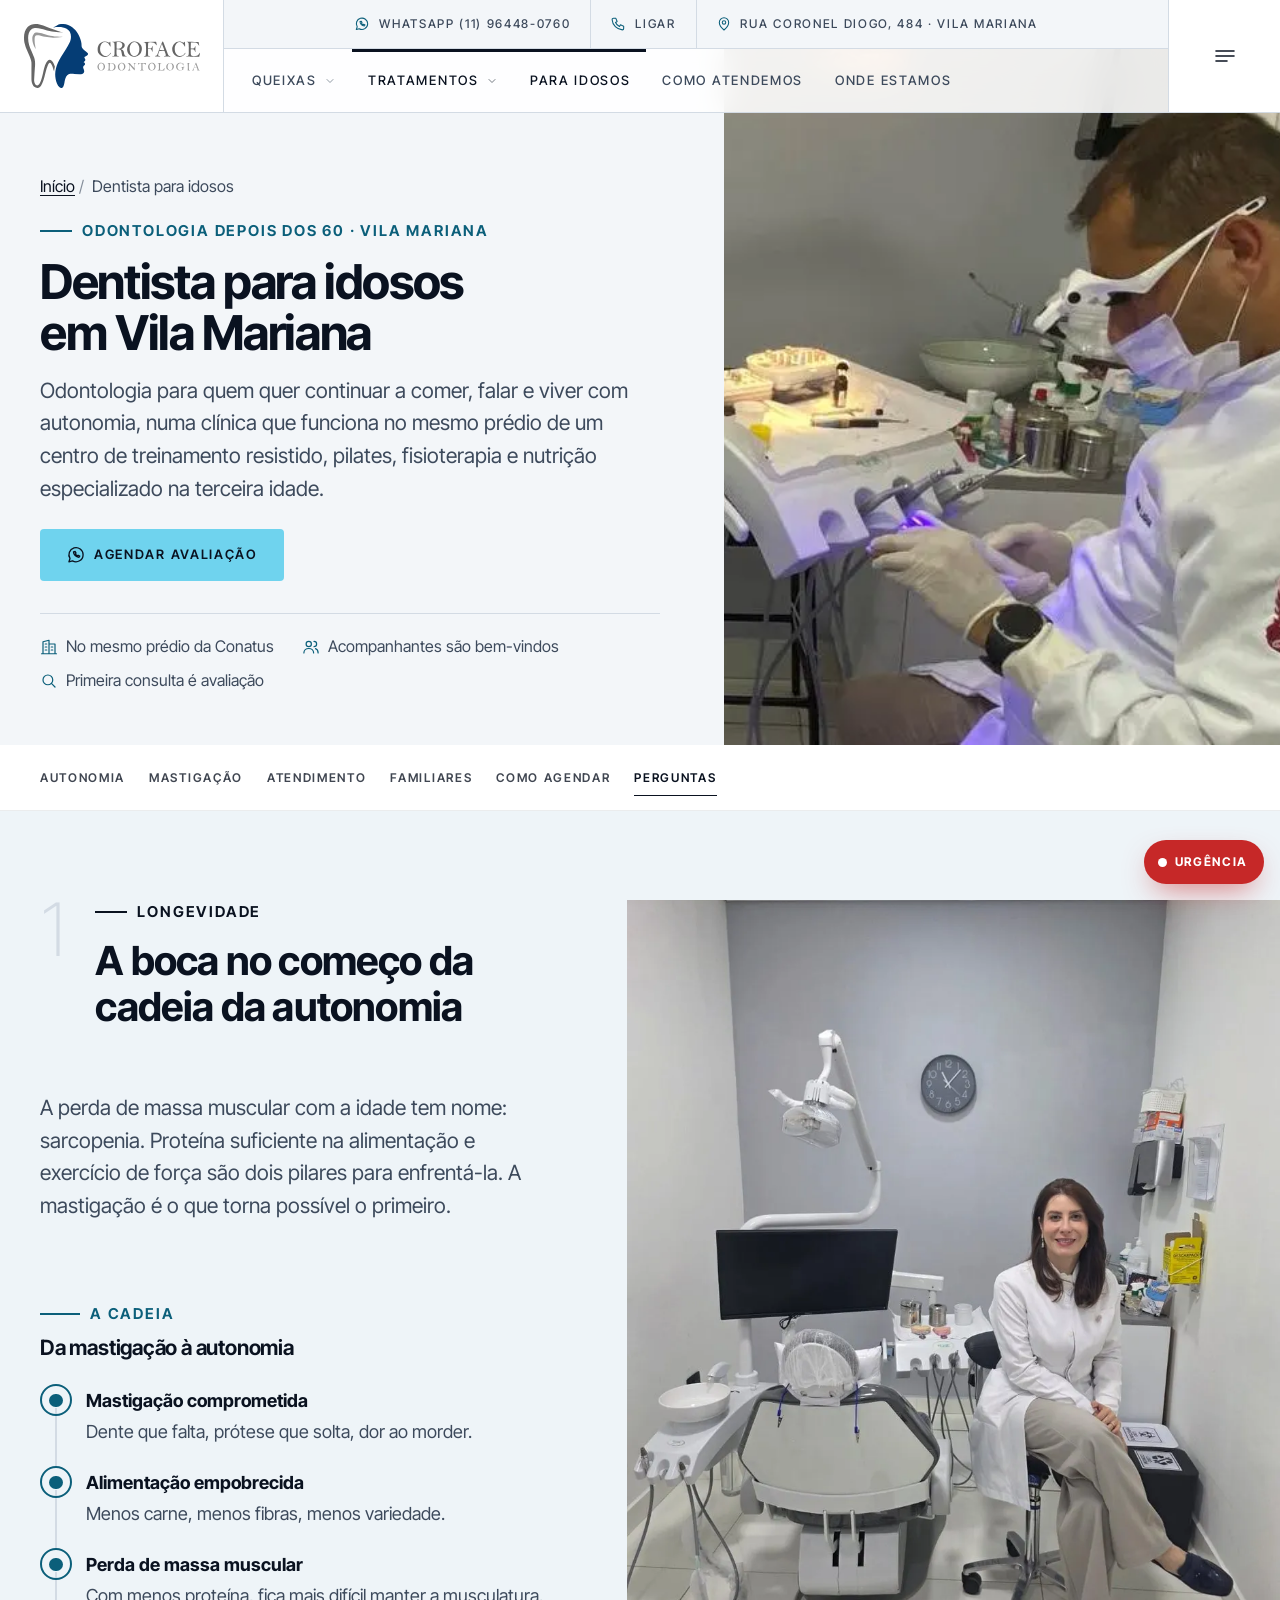
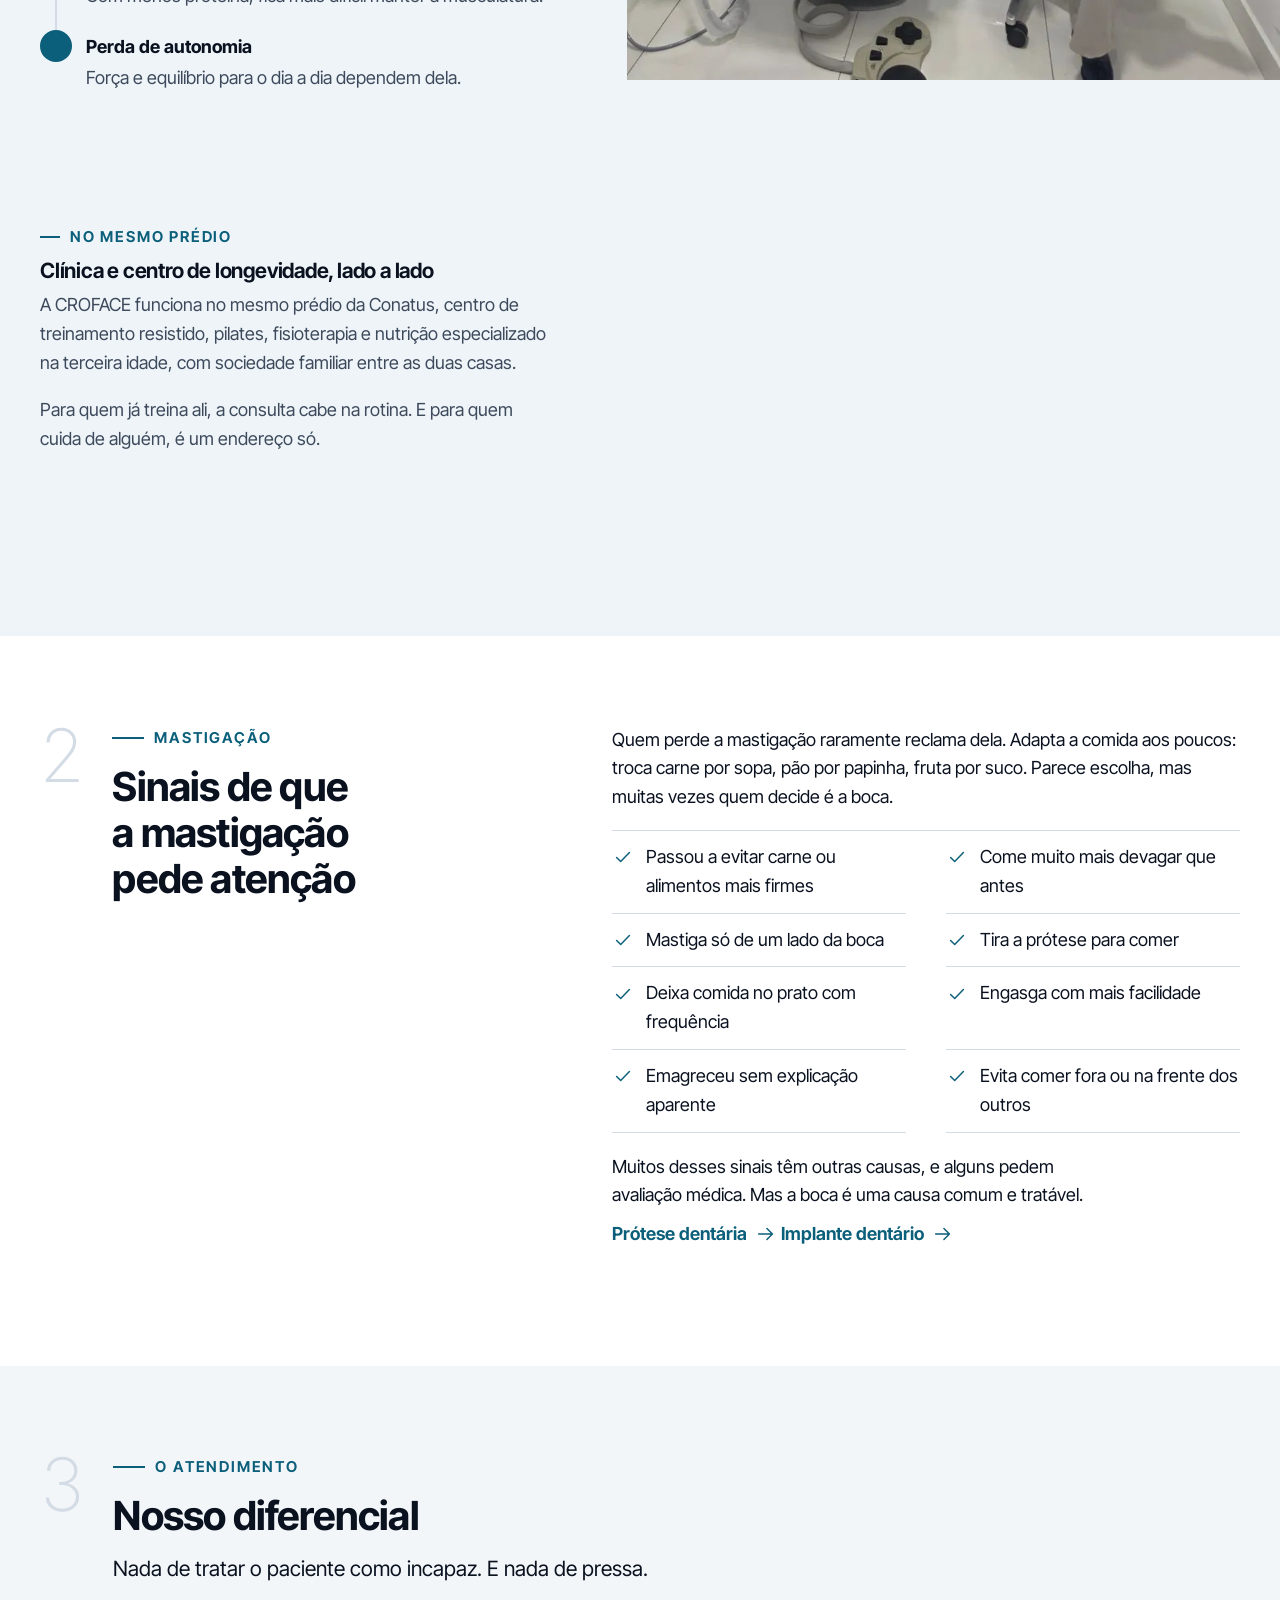
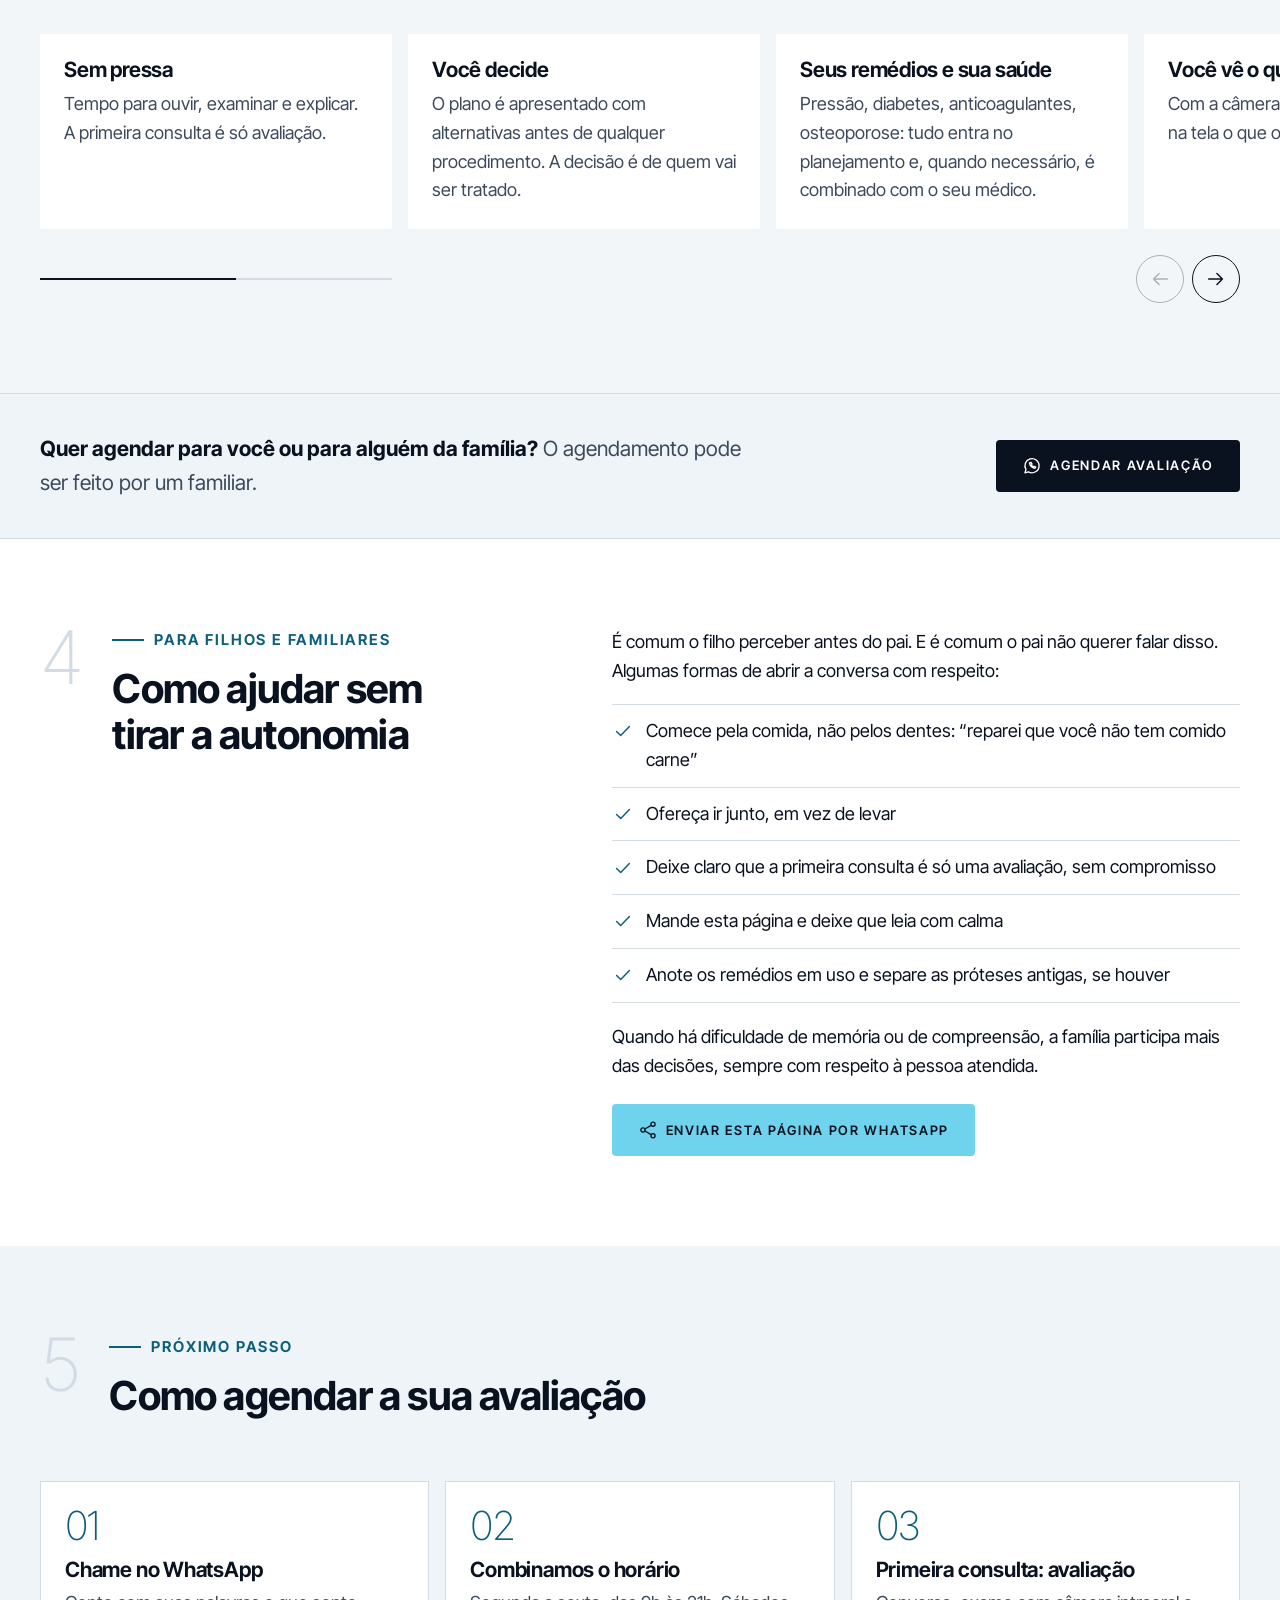
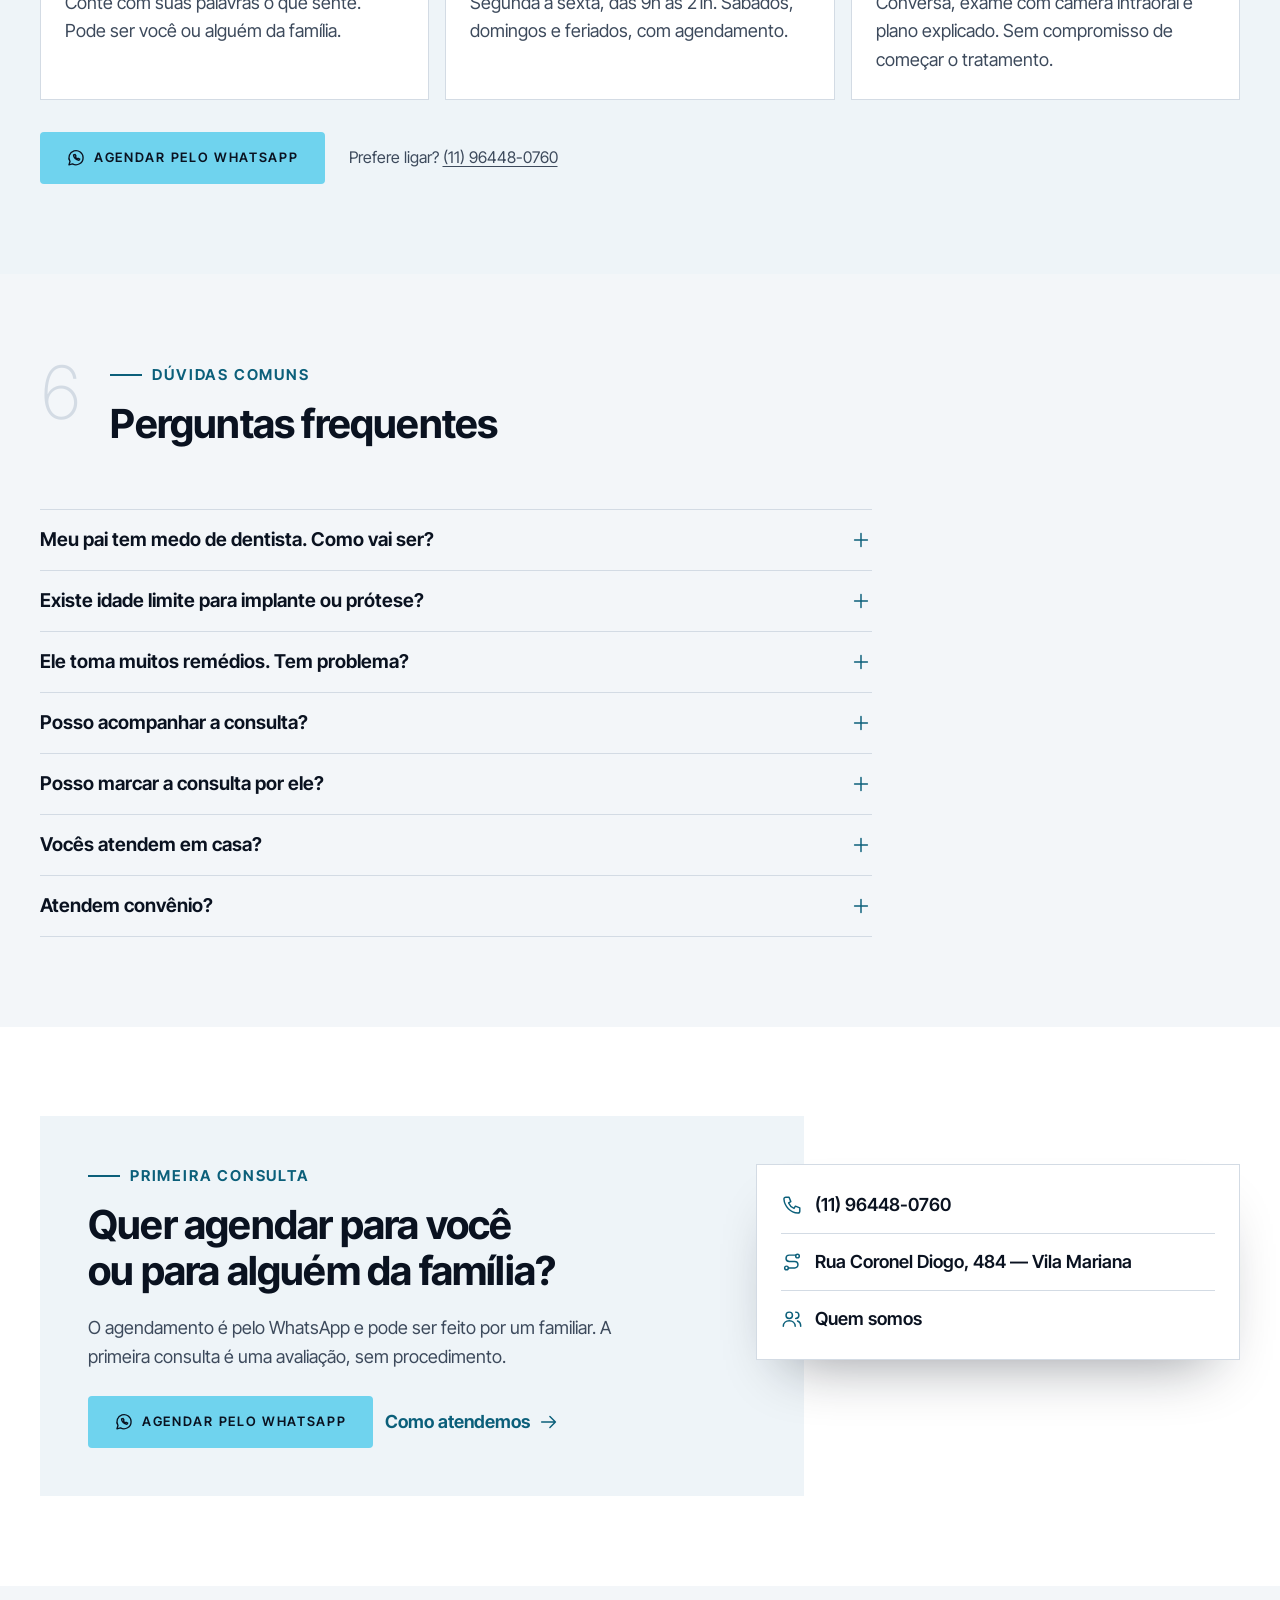
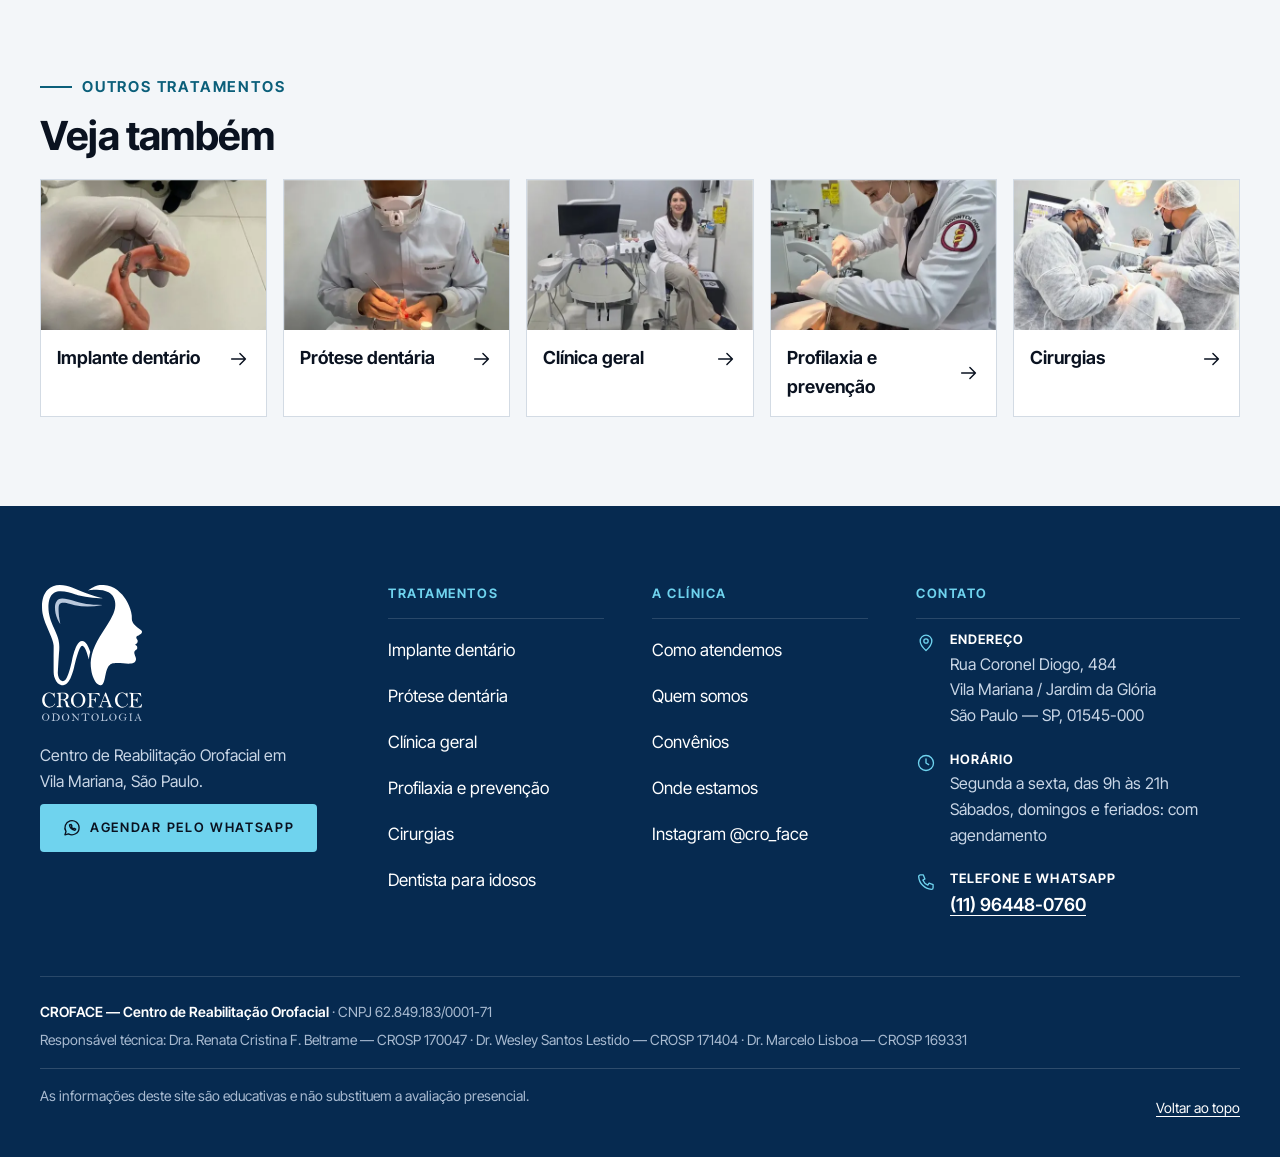
<file: dentista-para-idosos-vila-mariana/index.html>
<!DOCTYPE html>
<html lang="pt-BR">
<head>
<!--
  ============================================================
  CROFACE — site estático (HTML puro, sem build)

  COMO EDITAR SEM PROGRAMAR
  - O HEADER e o RODAPÉ se repetem em todas as páginas. Ao mudar algo
    neles, use "Localizar e substituir em todos os arquivos" do editor.
  - Telefone / WhatsApp: procure por  964480760  em todos os arquivos.
    Formato visível: (11) 96448-0760 · Formato de link: 5511964480760
  - Horário: procure por  HORARIO  · CRO dos profissionais: procure por  CRO
  - Tudo que ainda precisa ser confirmado está entre [COLCHETES].
  - Fotos: substitua os arquivos em /assets/img/ mantendo o MESMO nome
    (versão .jpg e versão .webp de cada foto).
  ============================================================
-->
<meta charset="utf-8">
<meta name="viewport" content="width=device-width, initial-scale=1">
<title>Dentista para idosos em Vila Mariana | CROFACE</title>
<meta name="description" content="Dentista para idosos em Vila Mariana (SP): mastigação, próteses e implantes, no mesmo prédio de um centro de longevidade. Orientação para familiares.">
<link rel="canonical" href="https://croface.com.br/dentista-para-idosos-vila-mariana/">
<meta name="robots" content="index, follow, max-image-preview:large">
<meta name="theme-color" content="#ffffff">
<meta name="format-detection" content="telephone=no">
<meta property="og:type" content="website">
<meta property="og:locale" content="pt_BR">
<meta property="og:site_name" content="CROFACE — Centro de Reabilitação Orofacial">
<meta property="og:title" content="Dentista para idosos em Vila Mariana">
<meta property="og:description" content="Mastigação, próteses e implantes para quem tem mais de 60, no mesmo prédio de um centro de longevidade. Com orientação para familiares.">
<meta property="og:url" content="https://croface.com.br/dentista-para-idosos-vila-mariana/">
<meta property="og:image" content="https://croface.com.br/assets/img/idosos-hero.jpg">
<meta property="og:image:type" content="image/jpeg">
<meta property="og:image:width" content="740">
<meta property="og:image:height" content="555">
<meta property="og:image:alt" content="Dentista para idosos em Vila Mariana">
<meta name="twitter:card" content="summary_large_image">
<meta name="twitter:title" content="Dentista para idosos em Vila Mariana">
<meta name="twitter:description" content="Mastigação, próteses e implantes para quem tem mais de 60, no mesmo prédio de um centro de longevidade. Com orientação para familiares.">
<meta name="twitter:image" content="https://croface.com.br/assets/img/idosos-hero.jpg">
<link rel="icon" href="/favicon.svg?v=3" type="image/svg+xml">
<link rel="icon" href="/favicon-32.png?v=3" sizes="32x32" type="image/png">
<link rel="apple-touch-icon" href="/apple-touch-icon.png?v=3">
<link rel="preload" href="/assets/fonts/inter-tight-var-latin.woff2" as="font" type="font/woff2" crossorigin>
<link rel="preload" as="image" type="image/webp" href="/assets/img/idosos-hero.webp" fetchpriority="high">
<script src="/assets/js/intro.js?v=2"></script>
<link rel="stylesheet" href="/assets/css/site.css?v=64">
<script src="/assets/js/site.js?v=23" defer></script>
<script type="application/ld+json">
{
 "@context": "https://schema.org",
 "@graph": [
  {
   "@type": "Dentist",
   "@id": "https://croface.com.br/#clinica",
   "name": "CROFACE — Centro de Reabilitação Orofacial",
   "alternateName": "CROFACE",
   "taxID": "62.849.183/0001-71",
   "url": "https://croface.com.br/",
   "image": "https://croface.com.br/assets/img/og-croface.jpg",
   "logo": "https://croface.com.br/assets/img/logo-croface.png",
   "telephone": "+55-11-96448-0760",
   "address": {
    "@type": "PostalAddress",
    "streetAddress": "Rua Coronel Diogo, 484",
    "addressLocality": "São Paulo",
    "addressRegion": "SP",
    "postalCode": "01545-000",
    "addressCountry": "BR"
   },
   "hasMap": "https://www.google.com/maps/search/?api=1&query=Rua+Coronel+Diogo%2C+484%2C+S%C3%A3o+Paulo+SP",
   "areaServed": [
    "Vila Mariana",
    "Jardim da Glória",
    "São Paulo"
   ],
   "openingHours": "Mo-Fr 09:00-21:00",
   "sameAs": [
    "https://www.instagram.com/cro_face/"
   ],
   "medicalSpecialty": "Dentistry"
  },
  {
   "@type": "WebPage",
   "@id": "https://croface.com.br/dentista-para-idosos-vila-mariana/#pagina",
   "url": "https://croface.com.br/dentista-para-idosos-vila-mariana/",
   "name": "Dentista para idosos em Vila Mariana | CROFACE",
   "description": "Dentista para idosos em Vila Mariana (SP): mastigação, próteses e implantes, no mesmo prédio de um centro de longevidade. Orientação para familiares.",
   "inLanguage": "pt-BR",
   "isPartOf": {
    "@type": "WebSite",
    "@id": "https://croface.com.br/#site",
    "name": "CROFACE",
    "url": "https://croface.com.br/"
   },
   "breadcrumb": {
    "@id": "https://croface.com.br/dentista-para-idosos-vila-mariana/#breadcrumb"
   },
   "about": {
    "@id": "https://croface.com.br/dentista-para-idosos-vila-mariana/#servico"
   }
  },
  {
   "@type": "BreadcrumbList",
   "@id": "https://croface.com.br/dentista-para-idosos-vila-mariana/#breadcrumb",
   "itemListElement": [
    {
     "@type": "ListItem",
     "position": 1,
     "name": "Início",
     "item": "https://croface.com.br/"
    },
    {
     "@type": "ListItem",
     "position": 2,
     "name": "Dentista para idosos",
     "item": "https://croface.com.br/dentista-para-idosos-vila-mariana/"
    }
   ]
  },
  {
   "@type": "Service",
   "@id": "https://croface.com.br/dentista-para-idosos-vila-mariana/#servico",
   "name": "Odontologia para idosos",
   "serviceType": "Odontologia para idosos",
   "provider": {
    "@id": "https://croface.com.br/#clinica"
   },
   "areaServed": {
    "@type": "Place",
    "name": "Vila Mariana, São Paulo — SP"
   }
  }
 ]
}
</script>
</head>
<body>
<div class="intro-loader" aria-hidden="true"><svg viewBox="3446 3562 15573 20921" focusable="false"><path class="lg-tooth" pathLength="1" d="M3745.7 6936.9c0,634.5 18.4,944.6 171.0,1553.5 78.3,312.5 213.4,747.6 329.3,1034.2l680.6 1605.4c218.9,492.6 513.3,1194.3 556.2,1729.8 19.2,240.0 0.6,1468.6 0.6,1817.4 0,610.5 0,1221.0 0,1831.5 0,553.6 15.8,890.1 215.6,1375.2 19.7,47.8 46.7,118.1 74.0,166.5 108.4,192.1 140.1,244.2 275.7,406.1 36.7,43.8 73.5,78.0 116.2,111.0 248.7,192.0 392.4,266.9 746.4,267.2l2.9 0c338.6,-0.3 625.9,-286.2 809.3,-540.3 397.7,-551.1 672.9,-1513.7 839.8,-2181.5 148.1,-592.7 732.4,-3187.1 1197.8,-3187.1 446.0,0 781.2,1338.1 917.4,1756.3 16.4,50.5 30.2,101.9 42.2,144.9 9.5,34.5 9.7,39.3 20.6,72.9l35.7 71.2c0,-209.6 94.4,-687.2 144.2,-898.5 61.1,-259.6 79.9,-145.9 -12.5,-396.2 -184.1,-498.4 -544.7,-1445.8 -1161.1,-1445.8 -167.6,0 -300.6,72.5 -396.9,151.2 -312.4,255.2 -485.6,655.1 -632.6,1025.1 -52.3,131.6 -93.9,263.7 -141.9,406.2 -94.9,282.3 -278.7,1003.9 -342.6,1328.4 -142.4,723.3 -447.6,1891.3 -771.9,2543.5 -113.6,228.4 -307.5,548.1 -601.6,548.1 -520.3,0 -748.6,-735.9 -748.6,-1283.4l93.3 -1684.7c0.4,-59.6 7.0,-67.1 11.6,-108.7l70.7 -1078.9c68.3,-617.4 89.0,-1345.7 -55.5,-1940.3 -30.2,-124.1 -57.1,-240.3 -95.0,-359.5 -162.3,-511.0 -272.5,-703.8 -460.6,-1156.9l-144.9 -322.9c-24.0,-58.1 -49.4,-109.4 -74.7,-165.8 -373.6,-831.7 -748.4,-1765.5 -748.4,-2968.1 0,-846.7 193.5,-1738.1 861.2,-2146.7 327.6,-200.5 573.1,-232.9 970.3,-232.9 755.9,0 1535.1,260.8 2237.6,489.6 120.7,39.3 233.7,64.4 354.3,100.2l559.6 135.5c801.5,159.0 1365.1,247.1 2209.3,290.6 288.0,14.8 587.1,40.1 882.3,40.1 -14.7,-12.8 10.2,-2.5 -32.7,-20.6 -6.9,-2.9 -46.7,-13.1 -52.3,-14.4 -43.1,-10.3 -65.2,-15.5 -107.5,-26.1 -71.6,-18.0 -128.3,-33.5 -199.7,-54.2 -947.7,-274.7 -1766.7,-531.8 -2693.8,-902.3l-1455.2 -590.1c-585.7,-234.8 -1106.1,-370.3 -1847.4,-370.4l-2.0 0c-672.5,0.1 -1343.0,240.5 -1800.7,698.5 -600.7,601.1 -845.5,1542.6 -845.5,2376.3z"/><path class="lg-arc" pathLength="1" d="M5684.2 7164.2c0,721.2 115.4,1183.6 366.5,1785.9 22.5,54.1 41.0,82.8 63.1,137.3l206.4 381.7c33.7,51.1 131.3,209.6 166,235.0l-85.8 -488.9c-30.3,-169.0 -53.2,-321.1 -78.5,-496.2 -46.5,-321.5 -165.7,-1481.2 -38.1,-1837.5 211.6,-590.8 1139.0,-328.6 1552.8,-225.2 273.9,68.4 549.6,155.3 829.8,212.9 1350.2,277.4 2637.9,224.7 3990.7,8.6l100.3 -19.9c19.2,-7.8 15.2,-7.3 25.6,-14.5 -1971.3,0 -2904.4,-145.0 -4563.7,-690.3 -469.7,-154.3 -1542.0,-456.3 -1981.8,-160.0 -74.7,50.3 -93.5,62.9 -155.6,125.0 -235.7,235.7 -397.7,648.3 -397.7,1046.1z"/><path class="lg-face" pathLength="1" d="M10617.3 4690.9c81.1,0 603.3,-102.0 802.0,-107.0 165.5,-4.2 336.8,-26.6 534.8,-26.6 559.0,0 1275.0,106.3 1759.1,393.2 321.3,190.5 593.9,435.0 763.3,774.1 394.1,789.0 280.4,1701.4 -62.1,2482.7 -486.9,1110.4 -1377.8,2308.8 -2026.6,3387.7 -492.1,818.3 -958.8,1756.0 -1179.5,2697.5 -212.8,908.4 -223.5,1483.4 -65.9,2413.3 106.2,626.6 415.1,1545.8 915.6,1958.7 104.9,86.5 253.4,156.8 399.5,170.6l99.5 0c84.3,-8.5 164.1,-40.1 229.7,-103.2 254.1,-244.3 363.3,-936.5 436.3,-1301.6 20.2,-100.9 37.8,-184.6 60.2,-287.3 20.7,-95.2 40.5,-188.0 66.8,-280.7 130.1,-459.0 327.0,-1070.7 821.3,-1250.8 309.9,-112.9 932.5,-106.4 1284.6,-77.5l1270.8 79.5c242.5,-13.4 545.1,-31.3 757.8,-137.8 195.3,-97.8 338.3,-271.5 338.3,-557.3 0,-176.9 -86.5,-363.7 -141.3,-500.3 -378.6,-943.5 328.5,-693.6 328.5,-1130.6 0,-139.3 2.5,-246.8 -103.0,-351.5 -39.4,-39.1 -163.7,-128.6 -217.8,-143.1 25.1,-34.2 124.5,-94.1 183.8,-150.4 151.4,-143.6 203.8,-185.5 203.8,-451.2 0,-226.0 -213.9,-235.7 -213.9,-534.7 0,-184.4 650.5,-334.2 802.6,-627.8 29.9,-57.7 47.4,-107.0 53.0,-151.2l0 -59.5c-11.0,-79.6 -68.3,-145.2 -168.0,-223.1 -287.1,-224.3 -838.2,-643.4 -1056.2,-922.3 -380.2,-486.3 -259.1,-719.5 -315.2,-1275.6 -59.1,-585.9 -324.7,-1310.8 -572.6,-1806.9 -240.2,-480.7 -444.6,-763.0 -775.2,-1189.9 -30.4,-39.3 -58.0,-66.6 -91.7,-108.8l-718.1 -672.1c-564.2,-422.6 -1288.9,-756.1 -2037.2,-756.3l-258 0c-234.5,1.7 -454.1,13.0 -697.1,74.7 -145.6,36.9 -273.7,75.4 -400.1,134.6 -334.2,156.6 -652.2,372.1 -958.2,579.1l-53.2 40.3z"/><path class="lg-word" pathLength="1" d="M3772.4 20987.7c0,301.4 14.2,495.7 194.9,754.2 34.3,49.2 80.2,105.1 122.2,145.1 84.2,80.2 207.1,160.7 314.7,206.6 457.5,194.9 938.2,70.4 1203.4,-286.6 16.9,-22.8 189.3,-231.1 76.3,-231.1 -42.5,0 -53.6,40.6 -72.8,74.2 -276.6,484.7 -834.9,597.2 -1253.8,89.4 -433.5,-525.5 -220.0,-1727.8 497.8,-1727.8 517.4,0 725.5,630.6 753.3,653.5 98.3,81.2 50.8,-132.2 48.7,-172.1 -8.0,-159.7 -8.7,-387.0 -40.0,-521.4 -80.1,1.7 -57.6,12.8 -97.7,62.6 -28.6,35.6 -50.7,46.7 -76.0,84.4 -414.9,-219.5 -784.6,-275.0 -1200.5,2.6 -152.4,101.7 -292.8,261.2 -367.5,434.6 -48.7,113.3 -103.0,276.6 -103.0,431.7z"/><path class="lg-word" pathLength="1" d="M6553.1 20987.7l-13.3 -307.4c0,-225.7 13.3,-403.5 13.3,-628.3 173.9,0 503.8,-103.7 692.2,83.1 213.4,211.6 197.8,605.1 -130.2,773.0 -113.3,58.0 -384.8,79.6 -562.0,79.6zm-628.3 -1002.6l0 40.1c204.1,47.5 264.3,21.0 300.3,247.7 13.4,84.3 0.0,170.5 12.7,254.6 16.0,106.1 7.7,981.3 7.7,1128.6 0,469.6 -156.8,386.4 -334.2,427.8l0 40.0c109.8,25.5 852.7,25.5 962.5,0 -26.9,-101.0 -140.0,-18.7 -237.6,-96.6 -88.0,-70.3 -71.8,-123.2 -91.0,-256.5 -24.5,-170.1 -5.5,-500.9 -5.5,-689.6 179.1,-41.7 412.1,-26.3 540.7,60.8 124.5,84.3 170.2,285.9 202.2,466.1 105.8,595.8 63.6,519.5 634.7,528.9l146.2 0.2 0 -53.4c-113.9,-26.5 -236.2,-16.2 -328.8,-152.4 -138.8,-204.2 -90.4,-513.3 -261.1,-701.3l-292.3 -202.2c69.2,-5.7 254.9,-84.4 311.9,-115.8 339.6,-187.4 397.6,-835.7 -303.6,-948.5 -92.9,-14.9 -724.2,-9.3 -850.9,-5.5l-414 27.1z"/><path class="lg-word" pathLength="1" d="M8451.5 21041.2c0,-280.3 55.7,-506.0 184.4,-697.9 205.1,-305.8 516.4,-410.0 822.7,-229.0 239.2,141.3 409.9,533.3 409.9,833.3 0,349.7 -14.9,480.8 -173.6,788.9 -84.2,163.6 -264.2,334.0 -468.1,334.0 -192.8,0 -251.8,2.9 -425.5,-109.2 -249.1,-160.9 -349.8,-621.6 -349.8,-920.1zm-374.3 13.3c0,165.5 34.9,342.7 83.8,464.2 29.3,72.9 51.1,119.3 89.7,177.6 187.4,283.3 499.4,490.7 900.3,470.6 190.6,-9.5 308.2,-36.8 441.5,-105.1 225.3,-115.5 425.8,-330.1 539.1,-557.1 142.9,-286.4 147.5,-641.4 17.5,-931.4l-150.3 -237.3c-115.4,-128.1 -163.0,-201.1 -359.8,-295.2 -345.3,-165.1 -773.2,-115.8 -1082.5,116.0 -269.8,202.4 -479.3,556.3 -479.3,897.6z"/><path class="lg-word" pathLength="1" d="M10497.0 20025.2c8.7,105.4 98.3,37.6 209.4,84.6 75.2,31.8 97.5,102.5 108.0,186.1 27.9,223.3 91.0,1650.9 -68.1,1756.6 -55.9,37.1 -138.0,22.2 -177.2,38.5 -56.8,23.7 -24.2,20.1 -18.6,32.9 7.5,17.7 -12.6,29.1 92.5,27.7l362.1 -14.6c146.5,-0.2 331.7,42.1 454.4,13.5 -12.6,-151.7 -320.8,46.1 -320.8,-320.8l0 -788.7c176.5,0 386.7,-21.9 498.3,103.3 32.6,36.6 54.8,75.4 68.4,132.0 17.2,72.0 -2.9,114.8 48.2,152.3 70.6,-18.8 54.1,-85.3 53.5,-173.7 -0.8,-124.1 14.1,-638.8 -0.0,-668.5 -129.3,2.8 -8.4,102.9 -143.4,257.6 -126.5,145.0 -313.4,116.6 -525.0,116.6 0,-105.8 8.0,-771.7 25.0,-817.1 18.3,-49.0 41.5,-44.6 104.4,-55.9 406.5,-73.2 818.5,-6.7 1044.1,341.3 13.9,21.5 29.1,52.2 52.0,62.8 84.5,38.9 31.2,-145.2 9.8,-258.5 -12.4,-66.0 -22.2,-248.3 -85.8,-248.3l-1791.4 40.1z"/><path class="lg-word" pathLength="1" d="M12823.2 21201.6c47.4,-98.7 276.5,-820.4 360.9,-882.3 23.4,100.4 123.0,316.6 165.4,436.1 28.4,80.0 53.6,143.5 84.6,222.8l84.1 223.3c-114.6,0 -248.9,6.5 -361.0,0.0 -164.9,-9.5 -163.8,-0.0 -334.1,-0.0zm445.2 -1270.0l23.1 0c26.0,8.5 54.5,46.2 87.5,125.9l405 1052.2c74.9,207.4 149.5,413.5 228.9,613.3 31.6,79.5 84.8,219.6 137.0,277.3 113.0,125.1 254.2,32.6 264.0,150.3 -67.2,15.6 -340.6,-13.3 -467.9,-13.3 -123.6,0 -434.7,22.3 -481.2,0 7.2,-86.9 35.1,-36.4 167.7,-72.9 278.3,-76.6 -57.0,-549.8 -74.1,-755.9l-775.4 0c-15.5,186.3 -329.0,629.7 -35.1,743.6 142.5,55.2 172.9,1.3 182.1,85.2 -55.7,26.7 -300.6,0 -401.0,0 -114.2,0 -295.6,15.2 -360.9,0 13.4,-161.0 189.6,88.6 385.7,-443.1 184.3,-499.9 366.3,-1009.6 571.1,-1501.0 50.1,-120.3 92.5,-244.9 143.4,-261.6z"/><path class="lg-word" pathLength="1" d="M14668.1 21014.5c0,491.9 169.9,850.2 614.7,1069.7 419.6,207.0 894.3,98.8 1193.3,-237.5 230.6,-259.4 125.2,-358.1 32.4,-194.8 -20.5,36.2 -33.2,56.2 -56.7,90.2 -217.2,314.8 -607.3,421.0 -945.9,226.0 -175.5,-101.0 -334.3,-313.3 -401.8,-507.2 -67.2,-193.1 -66.9,-373.9 -61.9,-580.5 1.4,-60.4 16.9,-140.2 30.3,-196.9 183.2,-774.6 962.8,-980.7 1391.5,-101.2 28.0,57.5 24.5,92.6 89.1,97.9 25.2,-52.5 -5.7,-447.5 -14.0,-560.8 -6.5,-89.9 -5.4,-147.7 -52.8,-147.7 -60.1,0 -10.1,46.4 -160.4,147.0l-262.2 -125.4c-417.8,-139.3 -805.3,-17.0 -1078.0,255.6 -180.7,180.7 -317.4,491.7 -317.4,765.4z"/><path class="lg-word" pathLength="1" d="M16793.8 19985.1c8.4,101.8 106.8,50.5 216.7,130.8 90.8,66.3 49.7,148.7 67.6,279.9 13.9,102 5.6,218.5 9.2,338.3 1.8,62.5 19.7,90.3 12.3,157.5 -35.4,319.6 59.3,1002.8 -102.5,1128.3 -78.5,60.8 -183.1,44.7 -214.8,52.5 -57.4,14.0 -36.9,4.8 -42.0,51.4 67.8,32.5 215.4,13.4 307.4,13.3 121.7,-0.0 197.3,14.1 307.3,13.5 221.4,-1.2 411.2,13.1 641.8,13.1l628.3 0c2.8,-126.1 148.0,-477.9 93.5,-574.8 -140.7,37.5 -73.2,494.6 -909.0,494.6 -425.5,0 -427.8,-180.9 -427.8,-561.5 0,-525.8 -28.4,-466.0 79.7,-456.4 92.4,8.2 226.2,-7.8 352.2,51.1 132.8,62.2 160.5,184.8 196.3,338.4l53.4 0c0,-114.3 -6.6,-596.4 7.7,-687.5 8.4,-53.3 21.6,-180.9 -38.7,-140.3 -69.2,46.6 -33.8,346.5 -410.1,346.5l-240.6 0c0,-163.2 -5,-430.5 11.4,-576.8 5.8,-52.4 -0.0,-106.1 1.5,-158.9 1.9,-68.1 13.8,-73.3 13.8,-146.6 69.7,0 81.3,-8.2 134.3,-12.6l276.3 -10.4c122.4,10.2 267.4,5.4 378.5,62.8 139.9,72.2 212.5,164 303.3,284.8 16.6,22.1 122.3,211.7 115.6,74.2 -3.3,-68.5 -73.5,-440.2 -98.6,-492.3 -450.0,0 -867.5,10.4 -1310.1,-13.4 -68.1,-3.6 -396.8,-19.9 -414.5,0.0z"/><path class="lg-sub" pathLength="1" d="M3932.8 23594.7c0,-95.5 46.8,-251.0 87.8,-313.2 235.8,-358.3 634.1,-94.0 634.1,259.7l0 133.6c0,197.8 -131.0,454.5 -320.8,454.5 -150.2,0 -243.0,-20.7 -321.4,-173.2 -38.6,-75.1 -79.6,-247.1 -79.6,-361.5zm-187.1 -13.3l0 93.5c0,257.6 237.8,508.0 494.6,508.0l80.2 0c254.5,0 534.7,-259.5 534.7,-601.6 0,-492.3 -725.0,-765.8 -1042.5,-213.7 -21.5,37.5 -67.0,156.4 -67.0,213.7z"/><path class="lg-sub" pathLength="1" d="M5764.4 24142.8c-275.2,0 -228.1,-164 -227.7,-481.7l23.4 -377.5c22.1,-170.8 -66.1,-156.7 204.2,-156.7 428.7,0 569.3,578.5 317.1,878.6 -69.2,82.4 -170.2,137.3 -317.1,137.3zm97.7 40.1l-203.1 0c-65.5,-3.0 -103.9,-13.9 -188.6,-13.4l-294.2 0.0c113.8,-155.3 213.9,231.9 213.9,-695.1 0,-307.8 19.8,-335.4 -147.0,-374.3l0 -26.7c70.9,0 143.8,-1.6 214.5,-0.4 37,0.6 76.5,7.7 94.7,8.2 138.2,4.0 437.8,-50.1 649.6,129.6 346.1,293.7 215.6,804.4 -141.3,934.1 -63.3,23.0 -126.7,33.8 -198.3,38.1z"/><path class="lg-sub" pathLength="1" d="M6914.1 23608.1c0,-218.6 125.6,-494.6 334.2,-494.6l53.4 0c186.8,0 334.2,237.1 334.2,427.8l0 133.6c0,197.8 -131.0,454.5 -320.8,454.5 -150.2,0 -243.0,-20.7 -321.4,-173.2 -36.0,-70.1 -79.6,-241.3 -79.6,-348.1zm394.4 574.8l-100.9 0c-62.6,-5.9 -125.7,-23.1 -186.9,-53.1 -37.2,-18.2 -50.3,-23.6 -83.2,-50.4 -24.2,-19.6 -46.9,-34.8 -65.3,-54.9 -122.9,-134.6 -145.1,-250.2 -145.1,-429.7 0,-148.2 104.2,-301.9 183.4,-378.0 365.6,-350.8 926.1,-56.7 926.1,364.6 0,329.1 -247.1,574.9 -527.9,601.6z"/><path class="lg-sub" pathLength="1" d="M8170.8 23126.8c192.2,4.2 213.9,244.5 213.9,401.0 0,502.1 57.7,601.6 -187.1,601.6l0 40.1c109.2,0 396.0,21.1 467.9,-13.3 -34.8,-47.5 -17.4,-16.9 -87.9,-32.4 -130.1,-28.6 -117.4,-151.3 -127.0,-274.0 -12.2,-157.3 -12.3,-332.0 -12.3,-509.0 37.2,24.9 52.1,59.4 90.1,96.9 129.1,127.2 419.7,498.7 554.8,635.0 22.1,22.3 23.6,23.1 43.9,49.6 30.2,39.2 7.6,33.3 59.6,47.2 39.1,-81.5 14.3,-787.6 27.7,-908.0 10.7,-96.5 77.5,-134.6 186.1,-134.6l0 -40.1 -454.5 40.1c274.6,6.1 213.9,249.4 213.9,628.3 0,67.1 -12.0,59.8 -13.3,120.3 -54.0,-36.2 -162.3,-181.4 -210.3,-230.8l-152.6 -168.2c-24.1,-30.1 -25.1,-35.7 -54.7,-65.5l-149.4 -171.4c-158.4,-203.9 -141.1,-152.7 -408.7,-152.7l0 40.1z"/><path class="lg-sub" pathLength="1" d="M9668.1 23354.0l40.1 0c21.7,-93.1 81.3,-150.2 160.0,-187.5 92.2,-43.7 190.0,-35.0 294.5,-26.3 0,101.2 37.4,818.8 -12.7,923.1 -14.0,29.2 -36.3,47.9 -75.5,58.1 -75.6,19.7 -81.2,-18.1 -98.9,48.1 117.1,0 505.1,20.1 574.8,-13.3 -45.5,-62.1 -159.8,7.3 -196.9,-110.5 -27.8,-88.3 -14.9,-332.1 -16.4,-451.5 -0.8,-71.9 -12.1,-78.8 -14.5,-146.2l13.9 -307.7c191.7,0 309.3,-24.0 419.7,141.7 34.6,51.9 21.3,43.8 74.9,72.1 12.3,-53.0 -5.5,-239.9 -19.9,-260.7 -23.3,-33.6 -89.5,-21.6 -134.6,-14.4 -161.8,26 -940.6,-5.7 -941.5,-5.5 -65.3,14.3 -66.8,212.4 -66.8,280.7z"/><path class="lg-sub" pathLength="1" d="M11726.9 24129.4c-136.8,0 -240.7,-26.6 -312.3,-168.9 -94.7,-188.1 -111.5,-504.0 7.0,-684.5 209.2,-318.4 639.5,-167.6 639.5,358.8 0,216.1 -125.1,494.6 -334.2,494.6zm-23.2 -1069.5l55.2 0c124.7,6.6 247.5,58.7 345.6,170.4 381.1,434.2 -32.1,952.5 -391.0,952.5l-80.2 0c-275.8,0 -494.6,-263.3 -494.6,-561.4 0,-303.4 278.9,-546.5 564.9,-561.5z"/><path class="lg-sub" pathLength="1" d="M12555.8 23113.4c111.1,2.4 173.8,60.0 173.8,173.8l0 681.8c0,123.2 -66.4,171.1 -187.1,173.8l0 26.7c97.6,22.7 773.2,0 962.5,0 8.9,-107.6 53.4,-237.3 53.4,-347.5l-40.1 0c-22.3,95.7 -170.4,253.1 -264.6,283.4 -28.3,9.1 -215.3,23.5 -249.5,17.9 -159.4,-25.8 -114.0,-198.3 -114.0,-488.5 0,-131.8 14.5,-231.7 12.9,-347.9 -2.2,-168.2 59.2,-143.5 187.5,-173.4l0 -26.7c-96.8,-23.1 -51.8,-15.3 -164.5,-3.2 -52.6,5.6 -65.4,-7.2 -116.1,-10.1 -78.9,-4.5 -173.4,0.0 -254.1,0.0l0 40.1z"/><path class="lg-sub" pathLength="1" d="M14414.1 24129.4c-140.5,0 -243.7,-5.6 -333.9,-160.7 -170.0,-292.5 -70.7,-855.3 253.7,-855.3l53.4 0c264.4,0 446.0,460.4 254.2,829.1 -23.1,44.4 -46.6,82.9 -83.1,117.3 -28.3,26.7 -94.7,69.5 -144.3,69.5zm-30.6 53.4l-106.8 0c-116.5,-12.2 -233.0,-64.9 -334.1,-170.1 -81.1,-84.3 -143.3,-230.2 -143.3,-391.4 0,-71.1 35.9,-179.1 61.9,-232.1 209.5,-427.9 840.9,-445.9 1019.4,19.7 145.1,378.6 -155.1,739.4 -497.0,773.8z"/><path class="lg-sub" pathLength="1" d="M15243.0 23594.7l0 80.2c0,260.3 277.2,508.0 534.7,508.0 269.1,0 278.0,-18.3 521.3,-147.0l13.3 -307.4c146.9,-77.7 102.1,-5.5 147.0,-66.8 -44.7,-61.0 -131.0,-14.1 -240.1,-12.8 -93.1,1.1 -187.9,-0.5 -281.2,-0.5 20.9,78.3 58.3,17.0 134.3,52.8 85.6,40.3 66.2,173.6 66.2,281.3 0,42.6 -61.2,88.7 -91.0,109.4 -103.5,71.8 -230.9,58.3 -336.9,11.1 -142.4,-63.4 -267.1,-239.5 -267.1,-414.7 0,-195.4 -0.5,-270.8 120.0,-441.4 145.5,-205.9 494.0,-208.9 671.6,77.6 33.4,54.0 28.6,93.2 90.6,109.8 0,-68.8 -8.5,-137.5 -16.7,-210.5 -21.4,-189.7 -38.9,-70.1 -76.8,-70.1 -73.8,0 -110.3,-31.7 -162.1,-51.7 -64.4,-24.9 -128.9,-38.2 -192.1,-41.8l-67.9 0c-309.3,16.9 -567.0,265.1 -567.0,534.7z"/><path class="lg-sub" pathLength="1" d="M16807.2 23086.7c64.4,87.9 135.3,-50.7 133.7,267.3 -0.7,145.6 13.3,248.7 13.3,401.1 0,124.9 -13.3,203.2 -13.3,334.2 -138.4,92.7 -68.2,-4.2 -120.3,66.8 69.2,33.2 336.1,13.3 441.1,13.3 -45.5,-170.4 -160.4,239.3 -160.4,-601.6 0,-622.8 73.6,-362.8 160.4,-481.2 -43.3,-24.3 -437.0,-21.3 -454.5,0z"/><path class="lg-sub" pathLength="1" d="M18090.6 23260.5c22.7,97.5 129.3,294.4 160.4,427.8l-334.2 0c4.5,-54.2 87.5,-257.3 116.3,-324.7l57.4 -103.0zm628.3 882.3l0 40.0c-57.9,-1.2 -54.7,-11.9 -119.8,-13.8l-361.4 -26.2c111.7,-26.0 167.8,-12.2 119.3,-159.2 -20.5,-62.3 -52.3,-172.4 -79.2,-228.4l-387.7 0c-46.6,97.2 -80.2,190.3 -80.2,334.2 66.9,44.8 60.2,33.2 147.0,53.4l-387.7 26.7c18.8,-70.5 58.6,-15.9 124.3,-89.5 64.9,-72.8 253.2,-627.5 309.0,-760.4 74.1,-176.4 81.0,-257.7 168.1,-259.6l228.9 586.5c36.7,102.2 71.1,196.5 112.8,301.6 42.4,107.2 64.3,191.5 206.3,194.7z"/></svg></div>
<a class="skip-link" href="#conteudo">Pular para o conteúdo</a>

<!-- ============================================================
     HEADER (igual em todas as páginas)
     ============================================================ -->
<header class="site-header">
  <a class="brand" href="/" aria-label="CROFACE — Centro de Reabilitação Orofacial, página inicial">
    <img class="brand__logo" src="/assets/img/logo-croface-h.svg" alt="" width="176" height="64">
  </a>

  <div class="header-center">
    <div class="utility">
      <a class="utility__link" href="https://wa.me/5511964480760?text=Ol%C3%A1%2C%20gostaria%20de%20agendar%20uma%20avalia%C3%A7%C3%A3o%20na%20CROFACE." target="_blank" rel="noopener" data-evento="whatsapp_utilitaria"><svg class="icon" aria-hidden="true"><use href="/assets/icons.svg#i-whatsapp"/></svg><span class="utility__txt">WhatsApp<span class="utility__num"> (11) 96448-0760</span></span></a>
      <a class="utility__link" href="tel:+5511964480760" data-evento="telefone_utilitaria"><svg class="icon" aria-hidden="true"><use href="/assets/icons.svg#i-phone"/></svg><span class="utility__txt">Ligar</span></a>
      <a class="utility__link utility__link--address" href="/#onde-estamos"><svg class="icon" aria-hidden="true"><use href="/assets/icons.svg#i-pin"/></svg><span>Rua Coronel Diogo, 484 · Vila Mariana</span></a>
    </div>

    <nav class="nav" aria-label="Navegação principal">
      <ul class="nav__list">
        <li class="nav__item nav__item--mega">
          <a class="nav__link nav__trigger" href="/#queixas" aria-expanded="false" aria-controls="mega-queixas">Queixas <svg class="icon icon--xs nav__caret" aria-hidden="true"><use href="/assets/icons.svg#i-chevron"/></svg></a>
          <div class="mega" id="mega-queixas">
            <div class="mega__inner">
              <ul class="mega__row"><li><a class="mega__tile" href="/clinica-geral-vila-mariana/#dor-de-dente"><span class="mega__icon"><svg class="icon" aria-hidden="true"><use href="/assets/icons.svg#i-tooth-pain"/></svg></span><span>Dor de dente</span></a></li><li><a class="mega__tile" href="/clinica-geral-vila-mariana/#dente-quebrado"><span class="mega__icon"><svg class="icon" aria-hidden="true"><use href="/assets/icons.svg#i-tooth-broken"/></svg></span><span>Dente quebrado</span></a></li><li><a class="mega__tile" href="/protese-dentaria-vila-mariana/#protese-que-incomoda"><span class="mega__icon"><svg class="icon" aria-hidden="true"><use href="/assets/icons.svg#i-denture"/></svg></span><span>Prótese que machuca ou solta</span></a></li><li><a class="mega__tile" href="/dentista-para-idosos-vila-mariana/#mastigacao"><span class="mega__icon"><svg class="icon" aria-hidden="true"><use href="/assets/icons.svg#i-chew"/></svg></span><span>Dificuldade para mastigar</span></a></li><li><a class="mega__tile" href="/clinica-geral-vila-mariana/#bruxismo"><span class="mega__icon"><svg class="icon" aria-hidden="true"><use href="/assets/icons.svg#i-jaw"/></svg></span><span>Dor na mandíbula</span></a></li><li><a class="mega__tile" href="/clinica-geral-vila-mariana/#gengiva"><span class="mega__icon"><svg class="icon" aria-hidden="true"><use href="/assets/icons.svg#i-drop"/></svg></span><span>Gengiva que sangra</span></a></li><li><a class="mega__tile" href="/clinica-geral-vila-mariana/#dente-escurecido"><span class="mega__icon"><svg class="icon" aria-hidden="true"><use href="/assets/icons.svg#i-tooth-dark"/></svg></span><span>Dente escurecido</span></a></li><li><a class="mega__tile" href="/clinica-geral-vila-mariana/#sensibilidade"><span class="mega__icon"><svg class="icon" aria-hidden="true"><use href="/assets/icons.svg#i-bolt"/></svg></span><span>Sensibilidade</span></a></li><li><a class="mega__tile" href="/implante-dentario-vila-mariana/"><span class="mega__icon"><svg class="icon" aria-hidden="true"><use href="/assets/icons.svg#i-gap"/></svg></span><span>Falta de dentes</span></a></li></ul>
              <div class="mega__foot">
                <p>Não encontrou o que sente? Descreva com suas palavras.</p>
                <a class="btn btn--outline-dark" href="https://wa.me/5511964480760?text=Ol%C3%A1%2C%20quero%20descrever%20uma%20queixa%20e%20saber%20se%20voc%C3%AAs%20atendem." target="_blank" rel="noopener" data-evento="whatsapp_megamenu">Explicar pelo WhatsApp <svg class="icon" aria-hidden="true"><use href="/assets/icons.svg#i-arrow"/></svg></a>
              </div>
            </div>
          </div>
        </li>
        <li class="nav__item nav__item--mega">
          <a class="nav__link nav__trigger is-section" href="/#tratamentos" aria-expanded="false" aria-controls="mega-tratamentos">Tratamentos <svg class="icon icon--xs nav__caret" aria-hidden="true"><use href="/assets/icons.svg#i-chevron"/></svg></a>
          <div class="mega" id="mega-tratamentos">
            <div class="mega__inner">
              <ul class="mega__thumbs"><li><a class="mega__thumb" href="/implante-dentario-vila-mariana/"><picture><source type="image/webp" srcset="/assets/img/implante-thumb.webp"><img src="/assets/img/implante-thumb.jpg" alt="Prótese sobre implantes nas mãos do dentista" width="480" height="360" loading="lazy" decoding="async"></picture><span>Implante dentário <svg class="icon icon--sm" aria-hidden="true"><use href="/assets/icons.svg#i-arrow"/></svg></span></a></li><li><a class="mega__thumb" href="/protese-dentaria-vila-mariana/"><picture><source type="image/webp" srcset="/assets/img/protese-capa-thumb.webp"><img src="/assets/img/protese-capa-thumb.jpg" alt="Dr. Marcelo Lisboa ajusta uma prótese na bancada" width="480" height="360" loading="lazy" decoding="async"></picture><span>Prótese dentária <svg class="icon icon--sm" aria-hidden="true"><use href="/assets/icons.svg#i-arrow"/></svg></span></a></li><li><a class="mega__thumb" href="/clinica-geral-vila-mariana/"><picture><source type="image/webp" srcset="/assets/img/clinica-thumb.webp"><img src="/assets/img/clinica-thumb.jpg" alt="Dra. Renata Beltrame no consultório da CROFACE" width="480" height="360" loading="lazy" decoding="async"></picture><span>Clínica geral <svg class="icon icon--sm" aria-hidden="true"><use href="/assets/icons.svg#i-arrow"/></svg></span></a></li><li><a class="mega__thumb" href="/limpeza-e-prevencao-vila-mariana/"><picture><source type="image/webp" srcset="/assets/img/profilaxia-atendimento-thumb.webp"><img src="/assets/img/profilaxia-atendimento-thumb.jpg" alt="Dra. Renata Beltrame faz a profilaxia de um paciente no consultório da CROFACE" width="480" height="360" loading="lazy" decoding="async"></picture><span>Profilaxia e prevenção <svg class="icon icon--sm" aria-hidden="true"><use href="/assets/icons.svg#i-arrow"/></svg></span></a></li><li><a class="mega__thumb" href="/cirurgias-odontologicas-vila-mariana/"><picture><source type="image/webp" srcset="/assets/img/cirurgia-equipe-thumb.webp"><img src="/assets/img/cirurgia-equipe-thumb.jpg" alt="Dr. Wesley Lestido e Dr. Marcelo Lisboa durante uma cirurgia no consultório da CROFACE" width="480" height="360" loading="lazy" decoding="async"></picture><span>Cirurgias <svg class="icon icon--sm" aria-hidden="true"><use href="/assets/icons.svg#i-arrow"/></svg></span></a></li><li><a class="mega__thumb" href="/dentista-para-idosos-vila-mariana/" aria-current="page"><picture><source type="image/webp" srcset="/assets/img/idosos-thumb.webp"><img src="/assets/img/idosos-thumb.jpg" alt="Dr. Marcelo Lisboa em atendimento a paciente idosa" width="480" height="360" loading="lazy" decoding="async"></picture><span>Dentista para idosos <svg class="icon icon--sm" aria-hidden="true"><use href="/assets/icons.svg#i-arrow"/></svg></span></a></li></ul>
              <div class="mega__foot">
                <p>Não sabe qual é o seu caso? Tudo começa por uma avaliação.</p>
                <a class="btn btn--outline-dark" href="/como-atendemos/">Como é a primeira consulta <svg class="icon" aria-hidden="true"><use href="/assets/icons.svg#i-arrow"/></svg></a>
              </div>
            </div>
          </div>
        </li>
        <li class="nav__item"><a class="nav__link" href="/dentista-para-idosos-vila-mariana/" aria-current="page">Para idosos</a></li>
        <li class="nav__item"><a class="nav__link" href="/como-atendemos/">Como atendemos</a></li>
        <li class="nav__item"><a class="nav__link" href="/#onde-estamos">Onde estamos</a></li>
      </ul>
    </nav>
  </div>

  <a class="menu-toggle" href="#menu" role="button" aria-controls="menu" aria-expanded="false" aria-label="Abrir menu"><svg class="icon" aria-hidden="true"><use href="/assets/icons.svg#i-menu"/></svg></a>

  <!-- MENU EM TELA CHEIA -->
  <div class="overlay" id="menu" role="dialog" aria-modal="true" aria-label="Menu do site">
    <div class="overlay__media">
      <picture><source type="image/webp" srcset="/assets/img/menu-recepcao.webp"><img src="/assets/img/menu-recepcao.jpg" alt="Dr. Wesley Lestido no consultório da CROFACE, na Rua Coronel Diogo, 484" width="739" height="924" loading="lazy" decoding="async"></picture>
      <div class="contact-card">
        <p class="eyebrow">CROFACE · Vila Mariana</p>
        <address class="contact-card__lines">
          <span><svg class="icon" aria-hidden="true"><use href="/assets/icons.svg#i-pin"/></svg>Rua Coronel Diogo, 484 — Vila Mariana, São Paulo — SP</span>
          <a href="https://wa.me/5511964480760?text=Ol%C3%A1%2C%20gostaria%20de%20agendar%20uma%20avalia%C3%A7%C3%A3o%20na%20CROFACE." target="_blank" rel="noopener" data-evento="whatsapp_menu"><svg class="icon" aria-hidden="true"><use href="/assets/icons.svg#i-whatsapp"/></svg>(11) 96448-0760</a>
          <!-- HORARIO -->
          <span><svg class="icon" aria-hidden="true"><use href="/assets/icons.svg#i-clock"/></svg>Seg. a sex., 9h às 21h · Sáb., dom. e feriados: com agendamento</span>
        </address>
        <a class="btn btn--primary" href="https://www.google.com/maps/dir/?api=1&amp;destination=Rua+Coronel+Diogo%2C+484%2C+S%C3%A3o+Paulo+SP" target="_blank" rel="noopener" data-evento="rota_menu">Como chegar <svg class="icon" aria-hidden="true"><use href="/assets/icons.svg#i-arrow"/></svg></a>
      </div>
    </div>
    <div class="overlay__panel">
      <a class="overlay__close" href="#" role="button" aria-label="Fechar menu">
        <span class="overlay__close-text" aria-hidden="true">Fechar</span>
        <svg class="icon" aria-hidden="true"><use href="/assets/icons.svg#i-close"/></svg>
      </a>
      <nav aria-label="Páginas do site">
        <p class="overlay__group">Tratamentos</p>
        <ul><li><a class="overlay__item" href="/implante-dentario-vila-mariana/"><span class="overlay__icon"><svg class="icon" aria-hidden="true"><use href="/assets/icons.svg#i-implant"/></svg></span><span class="overlay__label">Implante dentário</span><svg class="icon overlay__arrow" aria-hidden="true"><use href="/assets/icons.svg#i-arrow"/></svg></a></li><li><a class="overlay__item" href="/protese-dentaria-vila-mariana/"><span class="overlay__icon"><svg class="icon" aria-hidden="true"><use href="/assets/icons.svg#i-denture"/></svg></span><span class="overlay__label">Prótese dentária</span><svg class="icon overlay__arrow" aria-hidden="true"><use href="/assets/icons.svg#i-arrow"/></svg></a></li><li><a class="overlay__item" href="/clinica-geral-vila-mariana/"><span class="overlay__icon"><svg class="icon" aria-hidden="true"><use href="/assets/icons.svg#i-tooth"/></svg></span><span class="overlay__label">Clínica geral</span><svg class="icon overlay__arrow" aria-hidden="true"><use href="/assets/icons.svg#i-arrow"/></svg></a></li><li><a class="overlay__item" href="/limpeza-e-prevencao-vila-mariana/"><span class="overlay__icon"><svg class="icon" aria-hidden="true"><use href="/assets/icons.svg#i-sparkle"/></svg></span><span class="overlay__label">Profilaxia e prevenção</span><svg class="icon overlay__arrow" aria-hidden="true"><use href="/assets/icons.svg#i-arrow"/></svg></a></li><li><a class="overlay__item" href="/cirurgias-odontologicas-vila-mariana/"><span class="overlay__icon"><svg class="icon" aria-hidden="true"><use href="/assets/icons.svg#i-scalpel"/></svg></span><span class="overlay__label">Cirurgias</span><svg class="icon overlay__arrow" aria-hidden="true"><use href="/assets/icons.svg#i-arrow"/></svg></a></li><li><a class="overlay__item" href="/dentista-para-idosos-vila-mariana/" aria-current="page"><span class="overlay__icon"><svg class="icon" aria-hidden="true"><use href="/assets/icons.svg#i-pulse"/></svg></span><span class="overlay__label">Dentista para idosos</span><svg class="icon overlay__arrow" aria-hidden="true"><use href="/assets/icons.svg#i-arrow"/></svg></a></li></ul>
        <p class="overlay__group">A clínica</p>
        <ul><li><a class="overlay__item" href="/"><span class="overlay__icon"><svg class="icon" aria-hidden="true"><use href="/assets/icons.svg#i-building"/></svg></span><span class="overlay__label">Início</span><svg class="icon overlay__arrow" aria-hidden="true"><use href="/assets/icons.svg#i-arrow"/></svg></a></li><li><a class="overlay__item" href="/como-atendemos/"><span class="overlay__icon"><svg class="icon" aria-hidden="true"><use href="/assets/icons.svg#i-search"/></svg></span><span class="overlay__label">Como atendemos</span><svg class="icon overlay__arrow" aria-hidden="true"><use href="/assets/icons.svg#i-arrow"/></svg></a></li><li><a class="overlay__item" href="/#equipe"><span class="overlay__icon"><svg class="icon" aria-hidden="true"><use href="/assets/icons.svg#i-users"/></svg></span><span class="overlay__label">Quem somos</span><svg class="icon overlay__arrow" aria-hidden="true"><use href="/assets/icons.svg#i-arrow"/></svg></a></li><li><a class="overlay__item" href="/#onde-estamos"><span class="overlay__icon"><svg class="icon" aria-hidden="true"><use href="/assets/icons.svg#i-pin"/></svg></span><span class="overlay__label">Onde estamos</span><svg class="icon overlay__arrow" aria-hidden="true"><use href="/assets/icons.svg#i-arrow"/></svg></a></li><li><a class="overlay__item" href="/#contato"><span class="overlay__icon"><svg class="icon" aria-hidden="true"><use href="/assets/icons.svg#i-whatsapp"/></svg></span><span class="overlay__label">Fale conosco</span><svg class="icon overlay__arrow" aria-hidden="true"><use href="/assets/icons.svg#i-arrow"/></svg></a></li></ul>
      </nav>
    </div>
  </div>
</header>
<!-- ============ FIM DO HEADER ============ -->
<main id="conteudo">

  <section class="page-hero" aria-labelledby="titulo">
    <div class="container page-hero__grid">
      <div class="page-hero__text">
        <nav class="breadcrumb" aria-label="Você está em"><ol><li><a href="/">Início</a></li><li aria-current="page">Dentista para idosos</li></ol></nav>
        <p class="eyebrow"><span class="rule" aria-hidden="true"></span>Odontologia depois dos 60 · Vila Mariana</p>
        <h1 id="titulo">Dentista para idosos em Vila Mariana</h1>
        <p class="lead">Odontologia para quem quer continuar a comer, falar e viver com autonomia, numa clínica que funciona no mesmo prédio de um centro de treinamento resistido, pilates, fisioterapia e nutrição especializado na terceira idade.</p>
        <div class="page-hero__actions">
          <a class="btn btn--accent btn--lg" href="https://wa.me/5511964480760?text=Ol%C3%A1%2C%20gostaria%20de%20agendar%20uma%20avalia%C3%A7%C3%A3o%20para%20um%20paciente%20acima%20de%2060%20anos." target="_blank" rel="noopener" data-evento="whatsapp_hero_idosos"><svg class="icon" aria-hidden="true"><use href="/assets/icons.svg#i-whatsapp"/></svg> Agendar avaliação</a>
        </div>
        <ul class="page-hero__facts"><li><svg class="icon" aria-hidden="true"><use href="/assets/icons.svg#i-building"/></svg><span>No mesmo prédio da Conatus</span></li><li><svg class="icon" aria-hidden="true"><use href="/assets/icons.svg#i-users"/></svg><span>Acompanhantes são bem-vindos</span></li><li><svg class="icon" aria-hidden="true"><use href="/assets/icons.svg#i-search"/></svg><span>Primeira consulta é avaliação</span></li></ul>
      </div>
      <figure class="page-hero__media"><picture><source type="image/webp" srcset="/assets/img/idosos-hero.webp"><img src="/assets/img/idosos-hero.jpg" alt="Dr. Marcelo Lisboa em atendimento a uma paciente idosa" width="1200" height="900" fetchpriority="high" decoding="async"></picture></figure>
    </div>
  </section>

<nav class="section-bar" aria-label="Atalhos desta página">
  <div class="section-bar__inner">
    <ul class="section-bar__list"><li><a href="#autonomia">Autonomia</a></li><li><a href="#mastigacao">Mastigação</a></li><li><a href="#atendimento">Atendimento</a></li><li><a href="#familiares">Familiares</a></li><li><a href="#agendar">Como agendar</a></li><li><a href="#perguntas">Perguntas</a></li></ul>
    <a class="btn section-bar__cta" href="https://wa.me/5511964480760?text=Ol%C3%A1%2C%20gostaria%20de%20agendar%20uma%20avalia%C3%A7%C3%A3o%20na%20CROFACE." target="_blank" rel="noopener" data-evento="whatsapp_barra"><span>WhatsApp</span> <svg class="icon" aria-hidden="true"><use href="/assets/icons.svg#i-arrow"/></svg></a>
  </div>
</nav>

  <section class="section section--soft" id="autonomia" aria-labelledby="autonomia-titulo">
    <div class="container"><div class="scrolly" data-scrolly><ol class="scrolly__steps"><li class="scrolly__step" data-media="0"><figure class="scrolly__inline"><picture><source type="image/webp" srcset="/assets/img/longevidade-consultorio.webp"><img src="/assets/img/longevidade-consultorio.jpg" alt="Dra. Renata Beltrame, responsável técnica, no consultório da CROFACE" width="960" height="1200" loading="lazy" decoding="async"></picture></figure><header class="chapter"><span class="chapter__num" aria-hidden="true">1</span><div><p class="eyebrow"><span class="rule" aria-hidden="true"></span>Longevidade</p><h2 id="autonomia-titulo">A boca no começo da cadeia da autonomia</h2></div></header><p class="lead">A perda de massa muscular com a idade tem nome: sarcopenia. Proteína suficiente na alimentação e exercício de força são dois pilares para enfrentá-la. A mastigação é o que torna possível o primeiro.</p></li><li class="scrolly__step" data-media="0"><span class="step__n">A cadeia</span><h3>Da mastigação à autonomia</h3><ol class="chain">
          <li class="chain__step"><span class="chain__dot" aria-hidden="true"></span><div><strong>Mastigação comprometida</strong><p>Dente que falta, prótese que solta, dor ao morder.</p></div></li>
          <li class="chain__step"><span class="chain__dot" aria-hidden="true"></span><div><strong>Alimentação empobrecida</strong><p>Menos carne, menos fibras, menos variedade.</p></div></li>
          <li class="chain__step"><span class="chain__dot" aria-hidden="true"></span><div><strong>Perda de massa muscular</strong><p>Com menos proteína, fica mais difícil manter a musculatura.</p></div></li>
          <li class="chain__step"><span class="chain__dot" aria-hidden="true"></span><div><strong>Perda de autonomia</strong><p>Força e equilíbrio para o dia a dia dependem dela.</p></div></li>
        </ol></li><li class="scrolly__step" data-media="0"><span class="step__n">No mesmo prédio</span><h3>Clínica e centro de longevidade, lado a lado</h3><p>A CROFACE funciona no mesmo prédio da Conatus, centro de treinamento resistido, pilates, fisioterapia e nutrição especializado na terceira idade, com sociedade familiar entre as duas casas.</p><p>Para quem já treina ali, a consulta cabe na rotina. E para quem cuida de alguém, é um endereço só.</p></li></ol><div class="scrolly__media"><div class="scrolly__frame"><div class="scrolly__img is-active" data-index="0"><picture><source type="image/webp" srcset="/assets/img/longevidade-consultorio.webp"><img src="/assets/img/longevidade-consultorio.jpg" alt="Dra. Renata Beltrame, responsável técnica, no consultório da CROFACE" width="960" height="1200" loading="lazy" decoding="async"></picture></div></div></div></div></div>
  </section>

  <section class="section" id="mastigacao" aria-labelledby="mast-titulo">
    <div class="container intro-grid">
      <header class="chapter reveal"><span class="chapter__num" aria-hidden="true">2</span><div><p class="eyebrow eyebrow--dark"><span class="rule" aria-hidden="true"></span>Mastigação</p><h2 id="mast-titulo">Sinais de que a mastigação pede atenção</h2></div></header>
      <div class="prose reveal">
        <p>Quem perde a mastigação raramente reclama dela. Adapta a comida aos poucos: troca carne por sopa, pão por papinha, fruta por suco. Parece escolha, mas muitas vezes quem decide é a boca.</p>
        <ul class="checks checks--2"><li><svg class="icon" aria-hidden="true"><use href="/assets/icons.svg#i-check"/></svg><span>Passou a evitar carne ou alimentos mais firmes</span></li><li><svg class="icon" aria-hidden="true"><use href="/assets/icons.svg#i-check"/></svg><span>Come muito mais devagar que antes</span></li><li><svg class="icon" aria-hidden="true"><use href="/assets/icons.svg#i-check"/></svg><span>Mastiga só de um lado da boca</span></li><li><svg class="icon" aria-hidden="true"><use href="/assets/icons.svg#i-check"/></svg><span>Tira a prótese para comer</span></li><li><svg class="icon" aria-hidden="true"><use href="/assets/icons.svg#i-check"/></svg><span>Deixa comida no prato com frequência</span></li><li><svg class="icon" aria-hidden="true"><use href="/assets/icons.svg#i-check"/></svg><span>Engasga com mais facilidade</span></li><li><svg class="icon" aria-hidden="true"><use href="/assets/icons.svg#i-check"/></svg><span>Emagreceu sem explicação aparente</span></li><li><svg class="icon" aria-hidden="true"><use href="/assets/icons.svg#i-check"/></svg><span>Evita comer fora ou na frente dos outros</span></li></ul>
        <p class="mt">Muitos desses sinais têm outras causas, e alguns pedem avaliação médica. Mas a boca é uma causa comum e tratável. <a class="link-arrow" href="/protese-dentaria-vila-mariana/">Prótese dentária <svg class="icon" aria-hidden="true"><use href="/assets/icons.svg#i-arrow"/></svg></a> <a class="link-arrow" href="/implante-dentario-vila-mariana/">Implante dentário <svg class="icon" aria-hidden="true"><use href="/assets/icons.svg#i-arrow"/></svg></a></p>
      </div>
    </div>
  </section>

  <section class="section section--tint" id="atendimento" aria-labelledby="atend-titulo">
    <div class="container">
      <header class="chapter reveal"><span class="chapter__num" aria-hidden="true">3</span><div><p class="eyebrow eyebrow--dark"><span class="rule" aria-hidden="true"></span>O atendimento</p><h2 id="atend-titulo">Nosso diferencial</h2><p class="lead">Nada de tratar o paciente como incapaz. E nada de pressa.</p></div></header>
      <div class="carousel" data-carousel><ul class="carousel__track" tabindex="0" aria-label="Diferenciais do atendimento"><li class="option"><h3>Sem pressa</h3><p>Tempo para ouvir, examinar e explicar. A primeira consulta é só avaliação.</p></li><li class="option"><h3>Você decide</h3><p>O plano é apresentado com alternativas antes de qualquer procedimento. A decisão é de quem vai ser tratado.</p></li><li class="option"><h3>Seus remédios e sua saúde</h3><p>Pressão, diabetes, anticoagulantes, osteoporose: tudo entra no planejamento e, quando necessário, é combinado com o seu médico.</p></li><li class="option"><h3>Você vê o que tem</h3><p>Com a câmera intraoral, você enxerga na tela o que o espelho não mostra.</p></li><li class="option"><h3>Acompanhantes são bem-vindos</h3><p>Filho, cônjuge ou cuidador podem acompanhar a consulta, se você quiser.</p></li><li class="option"><h3>Acesso</h3><p>No térreo, sem degraus na entrada, e com banheiro adaptado.</p></li></ul><div class="carousel__bar"><div class="carousel__progress" aria-hidden="true"><span></span></div><div class="carousel__controls"><button class="round-btn" type="button" data-dir="-1" aria-label="Anterior"><svg class="icon icon--flip" aria-hidden="true"><use href="/assets/icons.svg#i-arrow"/></svg></button><button class="round-btn" type="button" data-dir="1" aria-label="Próximo"><svg class="icon" aria-hidden="true"><use href="/assets/icons.svg#i-arrow"/></svg></button></div></div></div>
    </div>
  </section>

  <section class="next-step" aria-label="Próximo passo">
    <div class="container next-step__inner reveal">
      <p class="next-step__text"><strong>Quer agendar para você ou para alguém da família?</strong> <span>O agendamento pode ser feito por um familiar.</span></p>
      <a class="btn btn--primary btn--lg" href="https://wa.me/5511964480760?text=Ol%C3%A1%2C%20gostaria%20de%20agendar%20uma%20avalia%C3%A7%C3%A3o%20para%20um%20paciente%20acima%20de%2060%20anos." target="_blank" rel="noopener" data-evento="whatsapp_meio_idosos"><svg class="icon" aria-hidden="true"><use href="/assets/icons.svg#i-whatsapp"/></svg> Agendar avaliação</a>
    </div>
  </section>

  <section class="section" id="familiares" aria-labelledby="fam-titulo">
    <div class="container intro-grid">
      <header class="chapter reveal"><span class="chapter__num" aria-hidden="true">4</span><div><p class="eyebrow eyebrow--dark"><span class="rule" aria-hidden="true"></span>Para filhos e familiares</p><h2 id="fam-titulo">Como ajudar sem tirar a autonomia</h2></div></header>
      <div class="prose reveal">
        <p>É comum o filho perceber antes do pai. E é comum o pai não querer falar disso. Algumas formas de abrir a conversa com respeito:</p>
        <ul class="checks"><li><svg class="icon" aria-hidden="true"><use href="/assets/icons.svg#i-check"/></svg><span>Comece pela comida, não pelos dentes: “reparei que você não tem comido carne”</span></li><li><svg class="icon" aria-hidden="true"><use href="/assets/icons.svg#i-check"/></svg><span>Ofereça ir junto, em vez de levar</span></li><li><svg class="icon" aria-hidden="true"><use href="/assets/icons.svg#i-check"/></svg><span>Deixe claro que a primeira consulta é só uma avaliação, sem compromisso</span></li><li><svg class="icon" aria-hidden="true"><use href="/assets/icons.svg#i-check"/></svg><span>Mande esta página e deixe que leia com calma</span></li><li><svg class="icon" aria-hidden="true"><use href="/assets/icons.svg#i-check"/></svg><span>Anote os remédios em uso e separe as próteses antigas, se houver</span></li></ul>
        <p class="mt">Quando há dificuldade de memória ou de compreensão, a família participa mais das decisões, sempre com respeito à pessoa atendida.</p>
        <div class="split__actions"><a class="btn btn--accent btn--lg js-share" href="https://wa.me/?text=Achei%20esta%20p%C3%A1gina%20sobre%20dentista%20para%20idosos%20em%20Vila%20Mariana%2C%20acho%20que%20vale%20a%20gente%20ver%20junto%3A%20https%3A//croface.com.br/dentista-para-idosos-vila-mariana/" target="_blank" rel="noopener" data-evento="whatsapp_compartilhar_idosos"><svg class="icon" aria-hidden="true"><use href="/assets/icons.svg#i-share"/></svg> Enviar esta página por WhatsApp</a></div>
      </div>
    </div>
  </section>

  <section class="section section--soft" id="agendar" aria-labelledby="agendar-titulo">
    <div class="container">
      <header class="chapter reveal"><span class="chapter__num" aria-hidden="true">5</span><div><p class="eyebrow eyebrow--dark"><span class="rule" aria-hidden="true"></span>Próximo passo</p><h2 id="agendar-titulo">Como agendar a sua avaliação</h2></div></header>
      <ol class="booking"><li class="reveal"><span class="booking__n" aria-hidden="true">01</span><h3>Chame no WhatsApp</h3><p>Conte com suas palavras o que sente. Pode ser você ou alguém da família.</p></li><li class="reveal"><span class="booking__n" aria-hidden="true">02</span><h3>Combinamos o horário</h3><p>Segunda a sexta, das 9h às 21h. Sábados, domingos e feriados, com agendamento.</p></li><li class="reveal"><span class="booking__n" aria-hidden="true">03</span><h3>Primeira consulta: avaliação</h3><p>Conversa, exame com câmera intraoral e plano explicado. Sem compromisso de começar o tratamento.</p></li></ol>
      <div class="booking__cta reveal"><a class="btn btn--accent btn--lg" href="https://wa.me/5511964480760?text=Ol%C3%A1%2C%20gostaria%20de%20agendar%20uma%20avalia%C3%A7%C3%A3o%20para%20um%20paciente%20acima%20de%2060%20anos." target="_blank" rel="noopener" data-evento="whatsapp_agendar_idosos"><svg class="icon" aria-hidden="true"><use href="/assets/icons.svg#i-whatsapp"/></svg> Agendar pelo WhatsApp</a><p>Prefere ligar? <a href="tel:+5511964480760" data-evento="telefone_agendar">(11) 96448-0760</a></p></div>
    </div>
  </section>

  <section class="section section--tint" id="perguntas" aria-labelledby="perguntas-titulo">
    <div class="container">
      <header class="chapter reveal"><span class="chapter__num" aria-hidden="true">6</span><div><p class="eyebrow eyebrow--dark"><span class="rule" aria-hidden="true"></span>Dúvidas comuns</p><h2 id="perguntas-titulo">Perguntas frequentes</h2></div></header>
      <div class="faq reveal"><details><summary><span>Meu pai tem medo de dentista. Como vai ser?</span><svg class="icon" aria-hidden="true"><use href="/assets/icons.svg#i-plus"/></svg></summary><div class="faq__a"><p>O primeiro encontro é conversa e exame, sem procedimento. Cada passo é explicado antes, e ele pode pedir para parar a qualquer momento. <a href="/como-atendemos/#conforto">Veja como cuidamos de quem tem medo</a>.</p></div></details><details><summary><span>Existe idade limite para implante ou prótese?</span><svg class="icon" aria-hidden="true"><use href="/assets/icons.svg#i-plus"/></svg></summary><div class="faq__a"><p>Não. O que conta é a saúde geral e a condição da boca, e isso é visto na avaliação.</p></div></details><details><summary><span>Ele toma muitos remédios. Tem problema?</span><svg class="icon" aria-hidden="true"><use href="/assets/icons.svg#i-plus"/></svg></summary><div class="faq__a"><p>Não impede o tratamento, mas precisa entrar no planejamento. Leve a lista completa ou as caixas dos remédios na consulta.</p></div></details><details><summary><span>Posso acompanhar a consulta?</span><svg class="icon" aria-hidden="true"><use href="/assets/icons.svg#i-plus"/></svg></summary><div class="faq__a"><p>Sim, se a pessoa atendida quiser. Acompanhantes são bem-vindos.</p></div></details><details><summary><span>Posso marcar a consulta por ele?</span><svg class="icon" aria-hidden="true"><use href="/assets/icons.svg#i-plus"/></svg></summary><div class="faq__a"><p>Sim. O agendamento pode ser feito por um familiar, pelo WhatsApp.</p></div></details><details><summary><span>Vocês atendem em casa?</span><svg class="icon" aria-hidden="true"><use href="/assets/icons.svg#i-plus"/></svg></summary><div class="faq__a"><p><mark class="tbc">[CONFIRMAR: se há atendimento domiciliar]</mark></p></div></details><details><summary><span>Atendem convênio?</span><svg class="icon" aria-hidden="true"><use href="/assets/icons.svg#i-plus"/></svg></summary><div class="faq__a"><p>Sim. Atendemos Plena Saúde, Ideal Odonto, OdontoGroup, Dental Plus, Dental Uni e Dental Par. A cobertura de cada procedimento depende do seu plano: confirme pelo WhatsApp antes da consulta.</p></div></details></div>
    </div>
  </section>

  <section class="section cta-band" aria-labelledby="cta-titulo">
    <div class="container cta-band__inner reveal">
      <div class="cta-band__main">
        <p class="eyebrow"><span class="rule" aria-hidden="true"></span>Primeira consulta</p>
        <h2 id="cta-titulo">Quer agendar para você ou para alguém da família?</h2>
        <p>O agendamento é pelo WhatsApp e pode ser feito por um familiar. A primeira consulta é uma avaliação, sem procedimento.</p>
        
        <div class="cta-band__actions">
          <a class="btn btn--accent btn--lg" href="https://wa.me/5511964480760?text=Ol%C3%A1%2C%20gostaria%20de%20agendar%20uma%20avalia%C3%A7%C3%A3o%20para%20um%20paciente%20acima%20de%2060%20anos." target="_blank" rel="noopener" data-evento="whatsapp_cta_idosos"><svg class="icon" aria-hidden="true"><use href="/assets/icons.svg#i-whatsapp"/></svg> Agendar pelo WhatsApp</a>
          <a class="link-arrow" href="/como-atendemos/">Como atendemos <svg class="icon" aria-hidden="true"><use href="/assets/icons.svg#i-arrow"/></svg></a>
        </div>
      </div>
      <div class="cta-band__side">
        <ul>
          <li><a href="tel:+5511964480760" data-evento="telefone_cta"><svg class="icon" aria-hidden="true"><use href="/assets/icons.svg#i-phone"/></svg>(11) 96448-0760</a></li>
          <li><a href="https://www.google.com/maps/dir/?api=1&amp;destination=Rua+Coronel+Diogo%2C+484%2C+S%C3%A3o+Paulo+SP" target="_blank" rel="noopener" data-evento="rota_cta"><svg class="icon" aria-hidden="true"><use href="/assets/icons.svg#i-route"/></svg>Rua Coronel Diogo, 484 — Vila Mariana</a></li>
          <li><a href="/#equipe"><svg class="icon" aria-hidden="true"><use href="/assets/icons.svg#i-users"/></svg>Quem somos</a></li>
        </ul>
      </div>
    </div>
  </section>


  <section class="section section--tint" aria-labelledby="outros-titulo">
    <div class="container">
      <p class="eyebrow eyebrow--dark"><span class="rule" aria-hidden="true"></span>Outros tratamentos</p>
      <h2 id="outros-titulo">Veja também</h2>
      <ul class="related reveal"><li><a class="related__link" href="/implante-dentario-vila-mariana/"><picture><source type="image/webp" srcset="/assets/img/implante-thumb.webp"><img src="/assets/img/implante-thumb.jpg" alt="Prótese sobre implantes nas mãos do dentista" width="480" height="360" loading="lazy" decoding="async"></picture><span>Implante dentário <svg class="icon" aria-hidden="true"><use href="/assets/icons.svg#i-arrow"/></svg></span></a></li><li><a class="related__link" href="/protese-dentaria-vila-mariana/"><picture><source type="image/webp" srcset="/assets/img/protese-capa-thumb.webp"><img src="/assets/img/protese-capa-thumb.jpg" alt="Dr. Marcelo Lisboa ajusta uma prótese na bancada" width="480" height="360" loading="lazy" decoding="async"></picture><span>Prótese dentária <svg class="icon" aria-hidden="true"><use href="/assets/icons.svg#i-arrow"/></svg></span></a></li><li><a class="related__link" href="/clinica-geral-vila-mariana/"><picture><source type="image/webp" srcset="/assets/img/clinica-thumb.webp"><img src="/assets/img/clinica-thumb.jpg" alt="Dra. Renata Beltrame no consultório da CROFACE" width="480" height="360" loading="lazy" decoding="async"></picture><span>Clínica geral <svg class="icon" aria-hidden="true"><use href="/assets/icons.svg#i-arrow"/></svg></span></a></li><li><a class="related__link" href="/limpeza-e-prevencao-vila-mariana/"><picture><source type="image/webp" srcset="/assets/img/profilaxia-atendimento-thumb.webp"><img src="/assets/img/profilaxia-atendimento-thumb.jpg" alt="Dra. Renata Beltrame faz a profilaxia de um paciente no consultório da CROFACE" width="480" height="360" loading="lazy" decoding="async"></picture><span>Profilaxia e prevenção <svg class="icon" aria-hidden="true"><use href="/assets/icons.svg#i-arrow"/></svg></span></a></li><li><a class="related__link" href="/cirurgias-odontologicas-vila-mariana/"><picture><source type="image/webp" srcset="/assets/img/cirurgia-equipe-thumb.webp"><img src="/assets/img/cirurgia-equipe-thumb.jpg" alt="Dr. Wesley Lestido e Dr. Marcelo Lisboa durante uma cirurgia no consultório da CROFACE" width="480" height="360" loading="lazy" decoding="async"></picture><span>Cirurgias <svg class="icon" aria-hidden="true"><use href="/assets/icons.svg#i-arrow"/></svg></span></a></li></ul>
    </div>
  </section>
</main>

<!-- ============================================================
     RODAPÉ (igual em todas as páginas)
     ============================================================ -->
<footer class="site-footer">
  <div class="container footer__grid">
    <div class="footer__brandcol">
      <img class="footer__logo" src="/assets/img/logo-croface-branco.svg" alt="CROFACE Odontologia" width="112" height="150" loading="lazy">
      <p class="footer__tagline">Centro de Reabilitação Orofacial em Vila Mariana, São Paulo.</p>
      <a class="btn btn--accent footer__cta" href="https://wa.me/5511964480760?text=Ol%C3%A1%2C%20gostaria%20de%20agendar%20uma%20avalia%C3%A7%C3%A3o%20na%20CROFACE." target="_blank" rel="noopener" data-evento="whatsapp_rodape"><svg class="icon" aria-hidden="true"><use href="/assets/icons.svg#i-whatsapp"/></svg> Agendar pelo WhatsApp</a>
    </div>
    <nav aria-label="Tratamentos">
      <p class="footer__title">Tratamentos</p>
      <ul class="footer__links"><li><a href="/implante-dentario-vila-mariana/">Implante dentário</a></li><li><a href="/protese-dentaria-vila-mariana/">Prótese dentária</a></li><li><a href="/clinica-geral-vila-mariana/">Clínica geral</a></li><li><a href="/limpeza-e-prevencao-vila-mariana/">Profilaxia e prevenção</a></li><li><a href="/cirurgias-odontologicas-vila-mariana/">Cirurgias</a></li><li><a href="/dentista-para-idosos-vila-mariana/">Dentista para idosos</a></li></ul>
    </nav>
    <nav aria-label="A clínica">
      <p class="footer__title">A clínica</p>
      <ul class="footer__links">
        <li><a href="/como-atendemos/">Como atendemos</a></li>
        <li><a href="/#equipe">Quem somos</a></li>
        <li><a href="/#convenios">Convênios</a></li>
        <li><a href="/#onde-estamos">Onde estamos</a></li>
        <li><a href="https://www.instagram.com/cro_face/" target="_blank" rel="noopener" data-evento="instagram_rodape">Instagram @cro_face</a></li>
      </ul>
    </nav>
    <div>
      <p class="footer__title">Contato</p>
      <address class="footer__contact">
        <div class="footer__item"><svg class="icon" aria-hidden="true"><use href="/assets/icons.svg#i-pin"/></svg><div><span class="footer__label">Endereço</span>Rua Coronel Diogo, 484<br>Vila Mariana / Jardim da Glória<br>São Paulo — SP, 01545-000</div></div>
        <div class="footer__item"><svg class="icon" aria-hidden="true"><use href="/assets/icons.svg#i-clock"/></svg><div><span class="footer__label">Horário</span><!-- HORARIO -->Segunda a sexta, das 9h às 21h<br>Sábados, domingos e feriados: com agendamento</div></div>
        <div class="footer__item"><svg class="icon" aria-hidden="true"><use href="/assets/icons.svg#i-phone"/></svg><div><span class="footer__label">Telefone e WhatsApp</span><a href="tel:+5511964480760" data-evento="telefone_rodape">(11) 96448-0760</a></div></div>
      </address>
    </div>
  </div>
  <div class="container footer__legal">
    <p><strong>CROFACE — Centro de Reabilitação Orofacial</strong> · CNPJ 62.849.183/0001-71</p>
    <p>Responsável técnica: Dra. Renata Cristina F. Beltrame — CROSP 170047 · Dr. Wesley Santos Lestido — CROSP 171404 · Dr. Marcelo Lisboa — CROSP 169331</p>
  </div>
  <div class="container footer__base">
    <p>As informações deste site são educativas e não substituem a avaliação presencial.</p>
    <a href="#conteudo">Voltar ao topo</a>
  </div>
</footer>
<!-- ============ FIM DO RODAPÉ ============ -->

<!-- AÇÕES FLUTUANTES: voltar ao topo, urgência e WhatsApp (o WhatsApp flutuante aparece só em telas menores) -->
<div class="quick-actions">
  <a class="to-top" href="#top" aria-label="Voltar ao topo"><svg class="icon" aria-hidden="true"><use href="/assets/icons.svg#i-arrow"/></svg></a>
<details class="urgent">
  <summary><span class="urgent__dot" aria-hidden="true"></span>Urgência</summary>
  <div class="urgent__panel">
    <p class="urgent__title">Precisa de atendimento com urgência?</p>
    <p>Dor forte, dente quebrado, prótese que soltou ou inchaço: fale com a gente agora.</p>
    <a class="btn btn--urgent" href="https://wa.me/5511964480760?text=URG%C3%8ANCIA%3A%20preciso%20de%20atendimento%20odontol%C3%B3gico." target="_blank" rel="noopener" data-evento="whatsapp_urgencia"><svg class="icon" aria-hidden="true"><use href="/assets/icons.svg#i-whatsapp"/></svg> WhatsApp de urgência</a>
    <a class="btn btn--outline-dark" href="tel:+5511964480760" data-evento="telefone_urgencia"><svg class="icon" aria-hidden="true"><use href="/assets/icons.svg#i-phone"/></svg> Ligar (11) 96448-0760</a>
    <p class="urgent__alert"><strong>Emergência grave</strong> (sangramento que não para, inchaço que dificulta respirar ou engolir, pancada forte no rosto): procure um pronto-socorro ou ligue <a href="tel:192">192 (SAMU)</a>.</p>
  </div>
</details>
  <a class="fab-wa" href="https://wa.me/5511964480760?text=Ol%C3%A1%2C%20gostaria%20de%20agendar%20uma%20avalia%C3%A7%C3%A3o%20na%20CROFACE." target="_blank" rel="noopener" data-evento="whatsapp_flutuante"><svg class="icon" aria-hidden="true"><use href="/assets/icons.svg#i-whatsapp"/></svg><span class="visually-hidden">Agendar pelo WhatsApp</span></a>
</div>
</body>
</html>
</file>
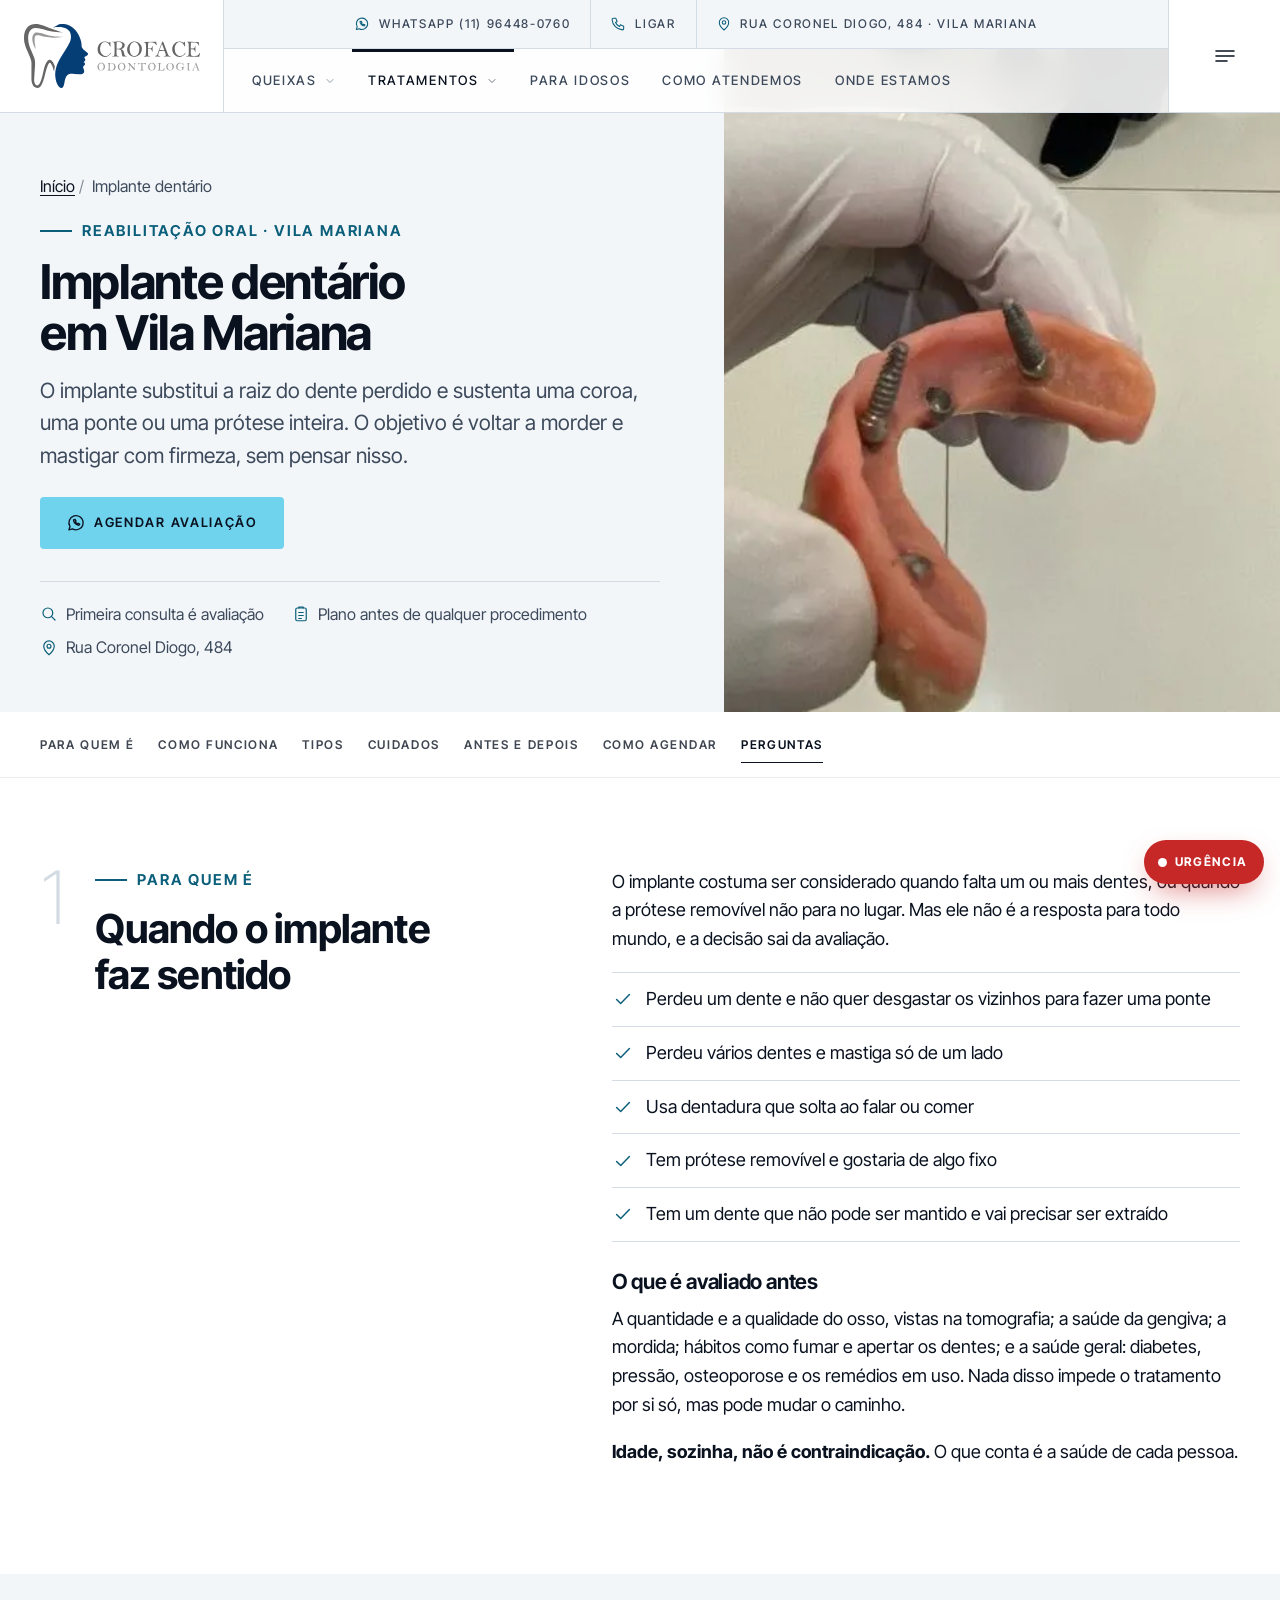
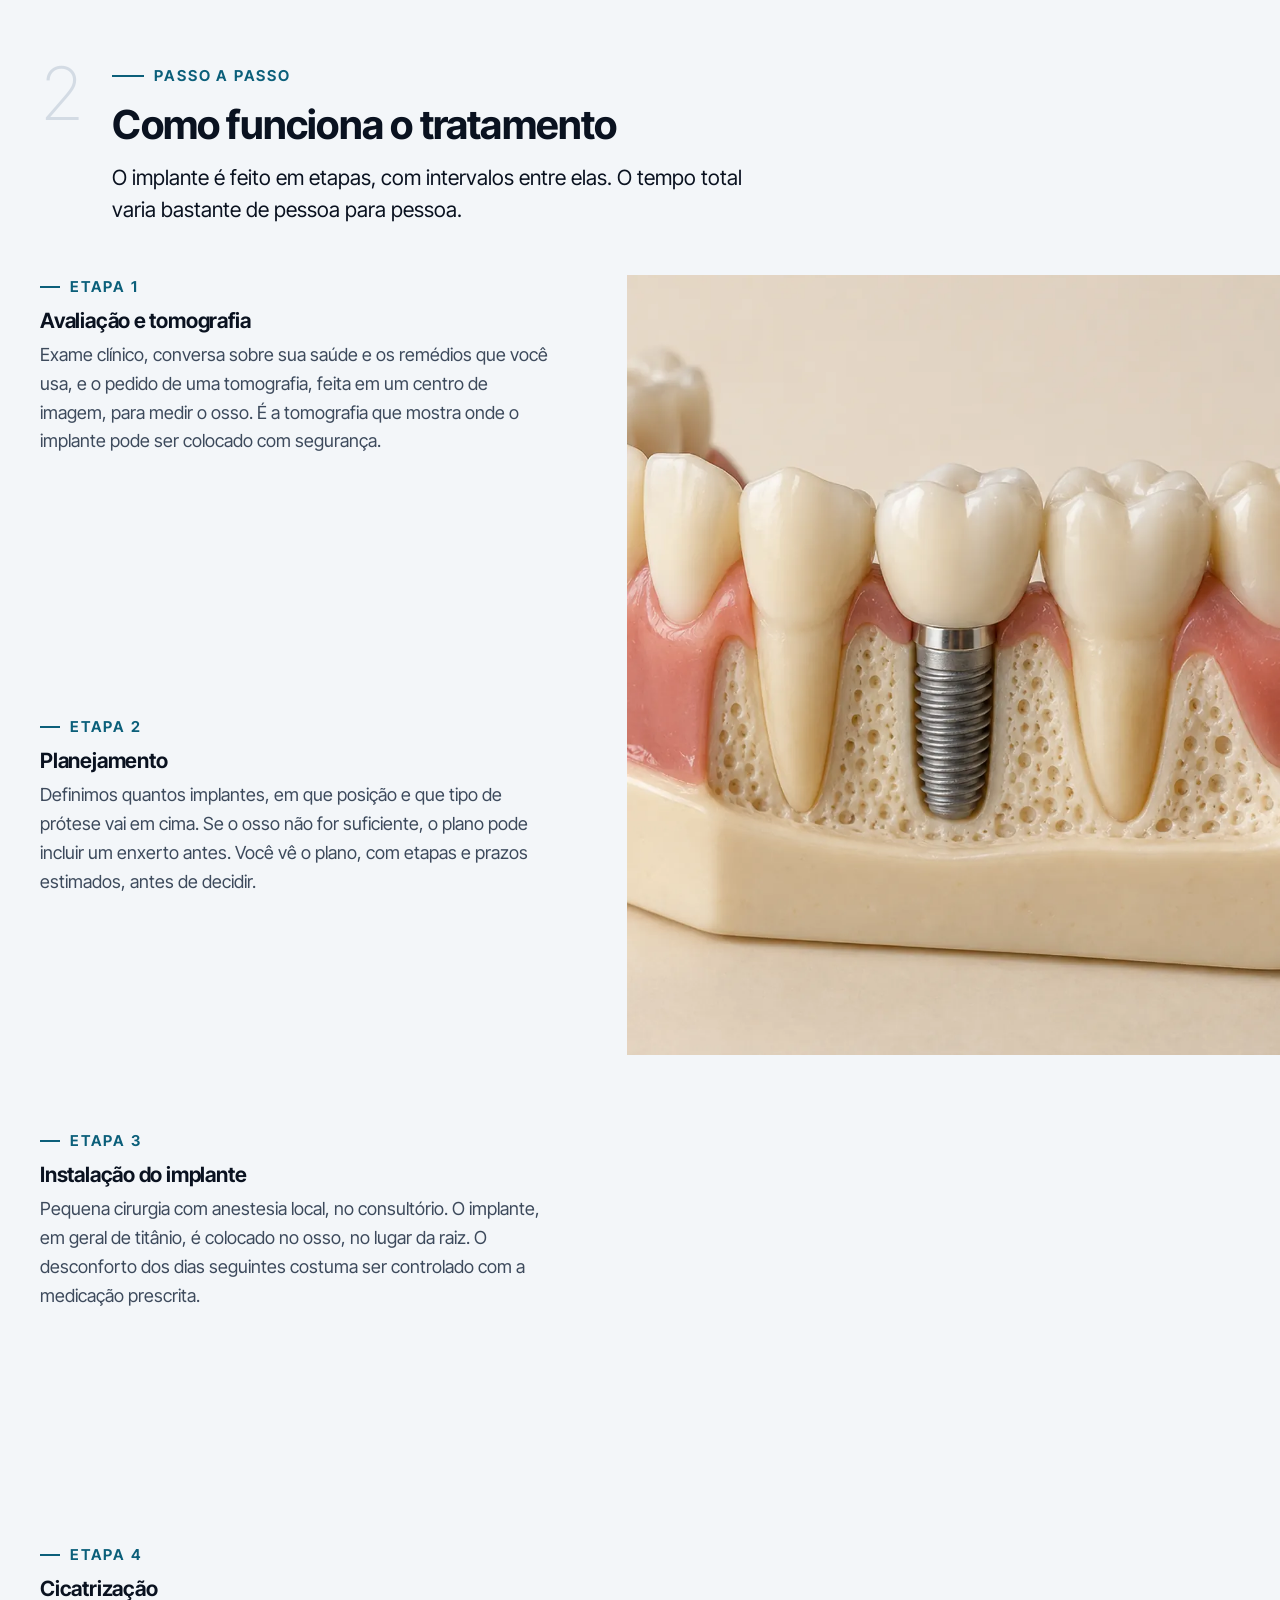
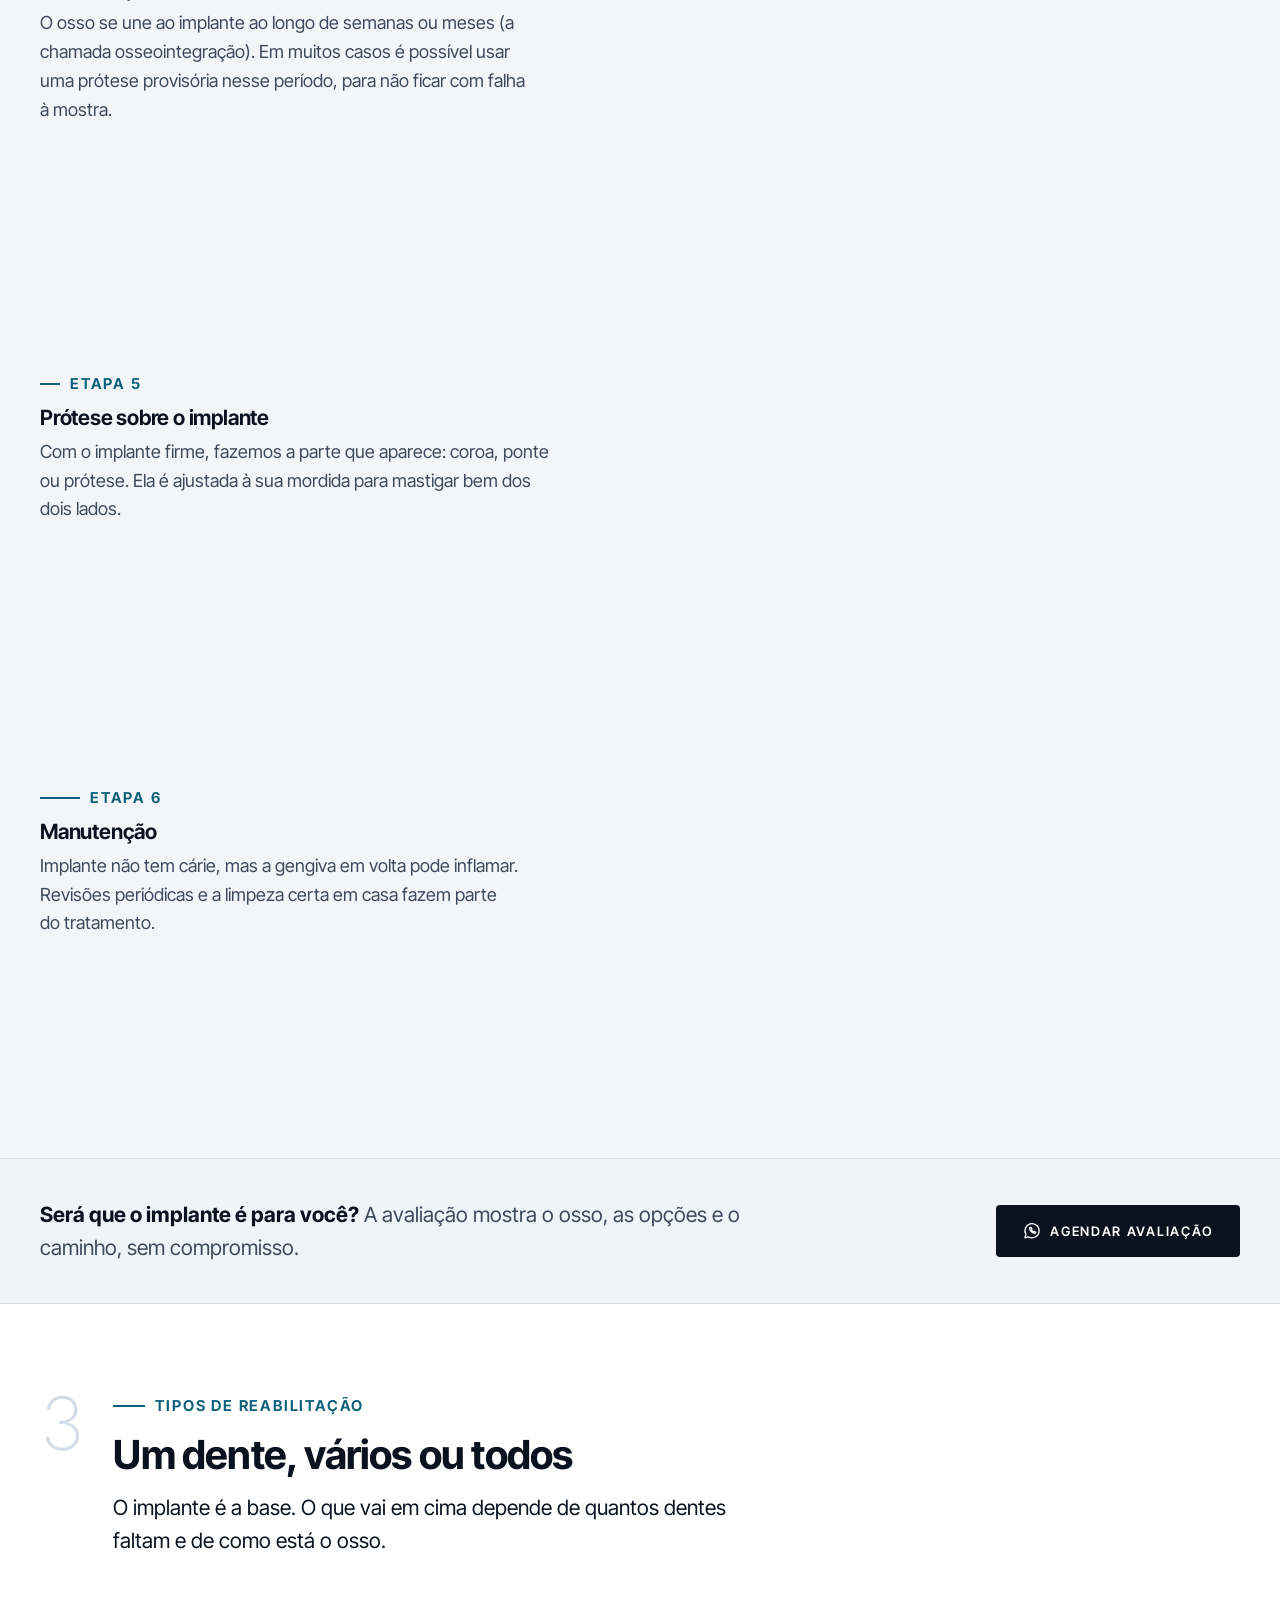
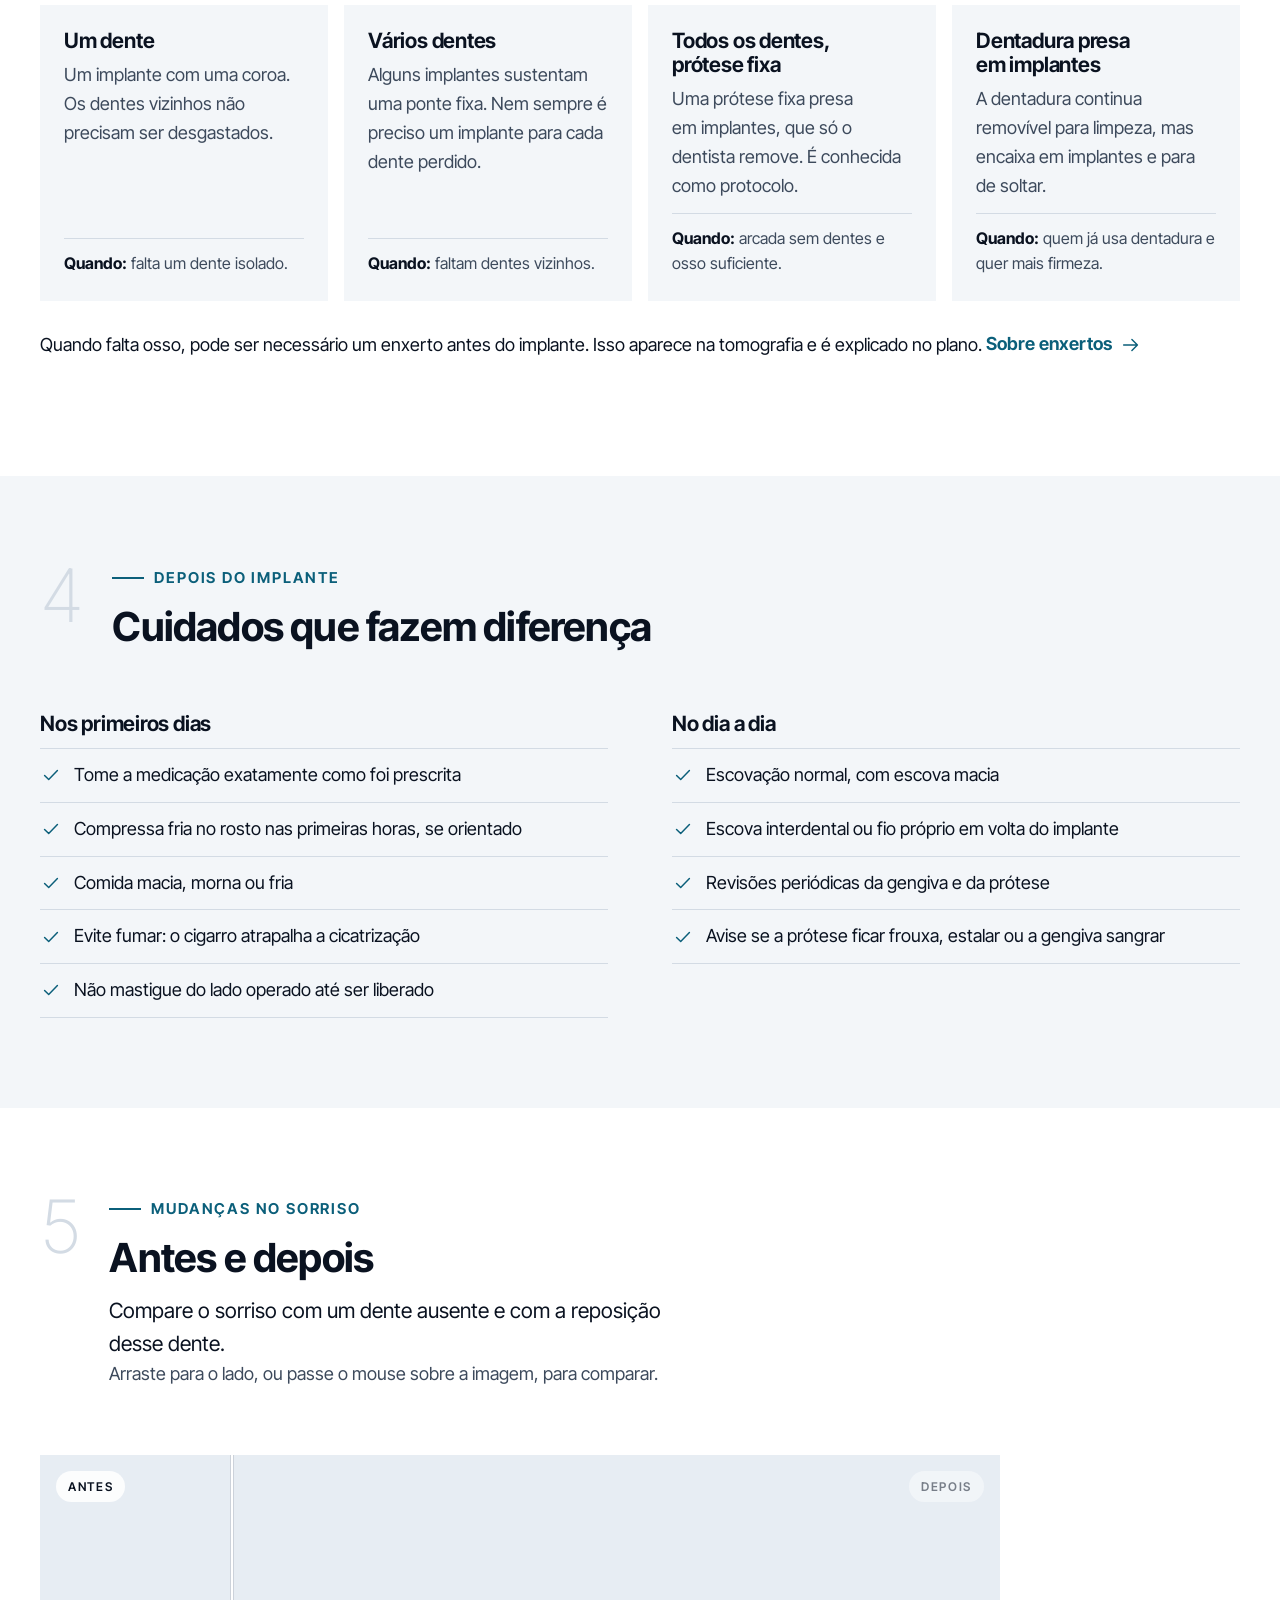
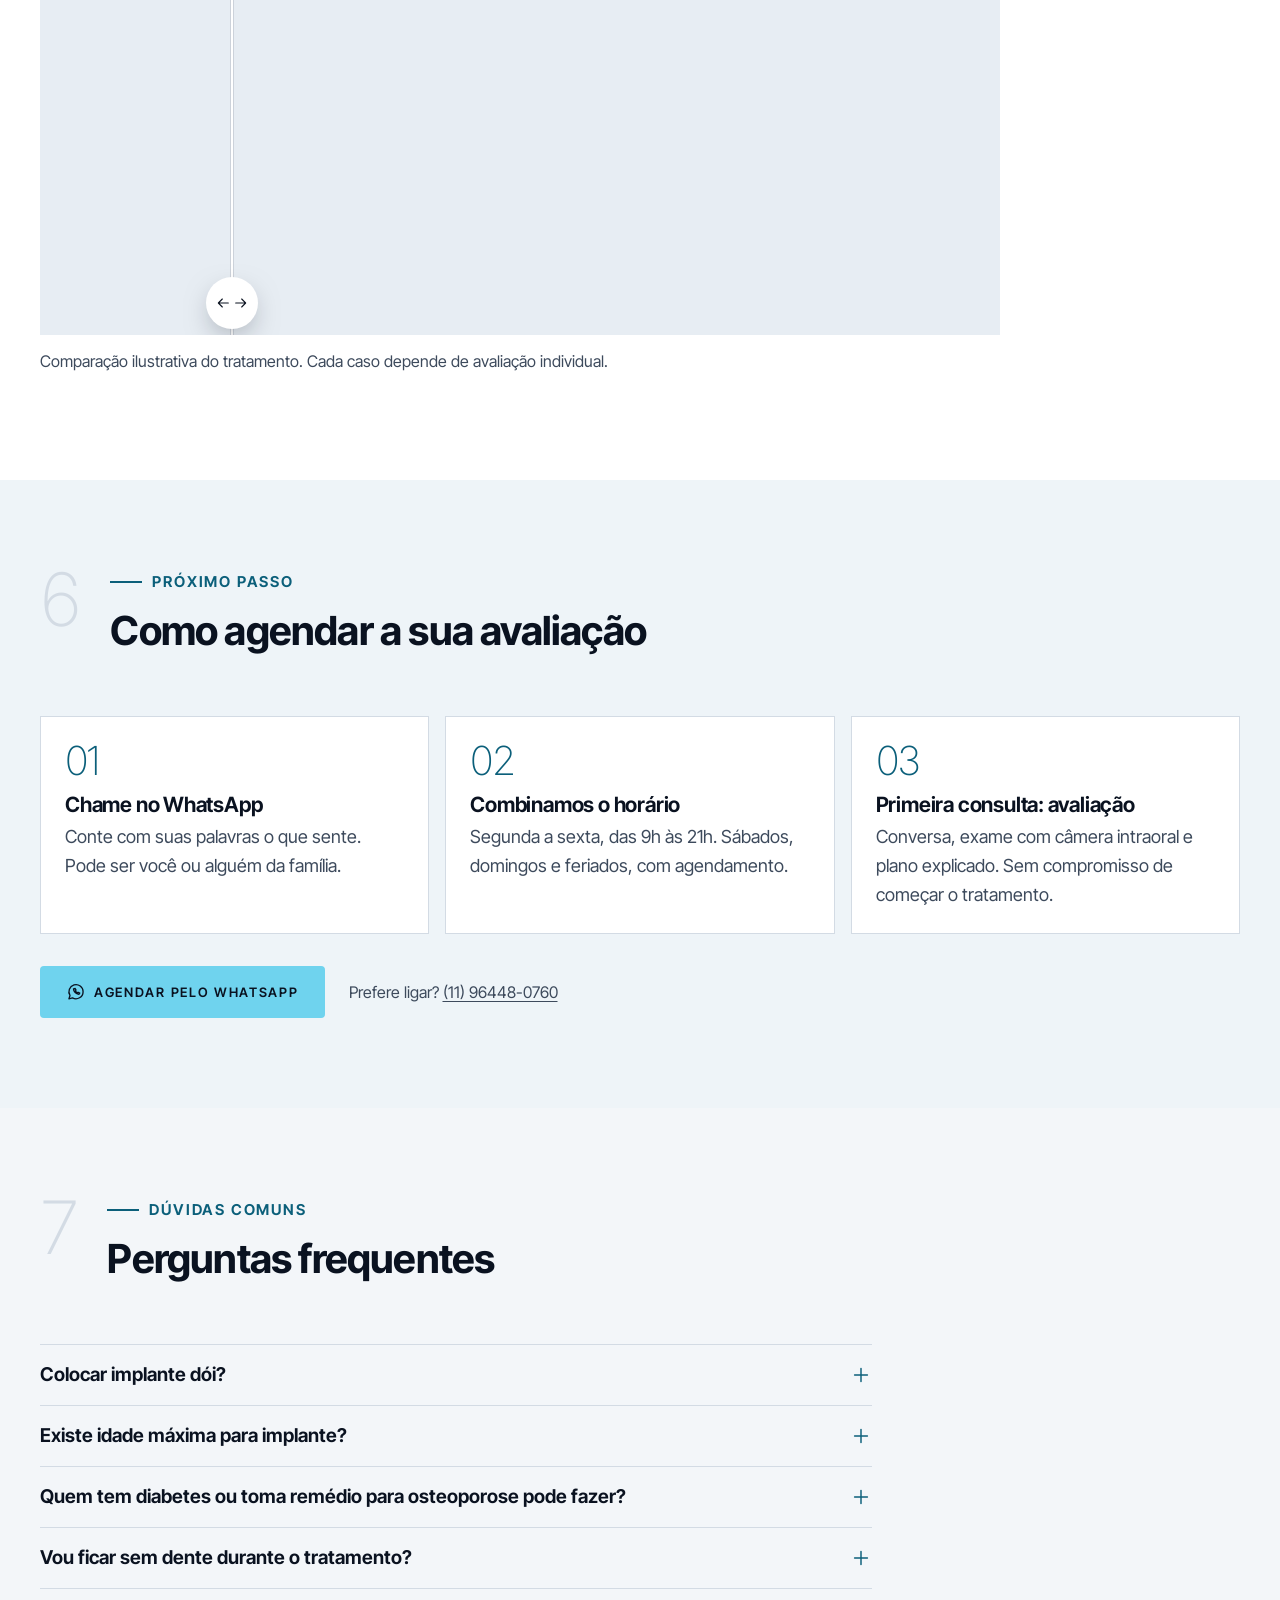
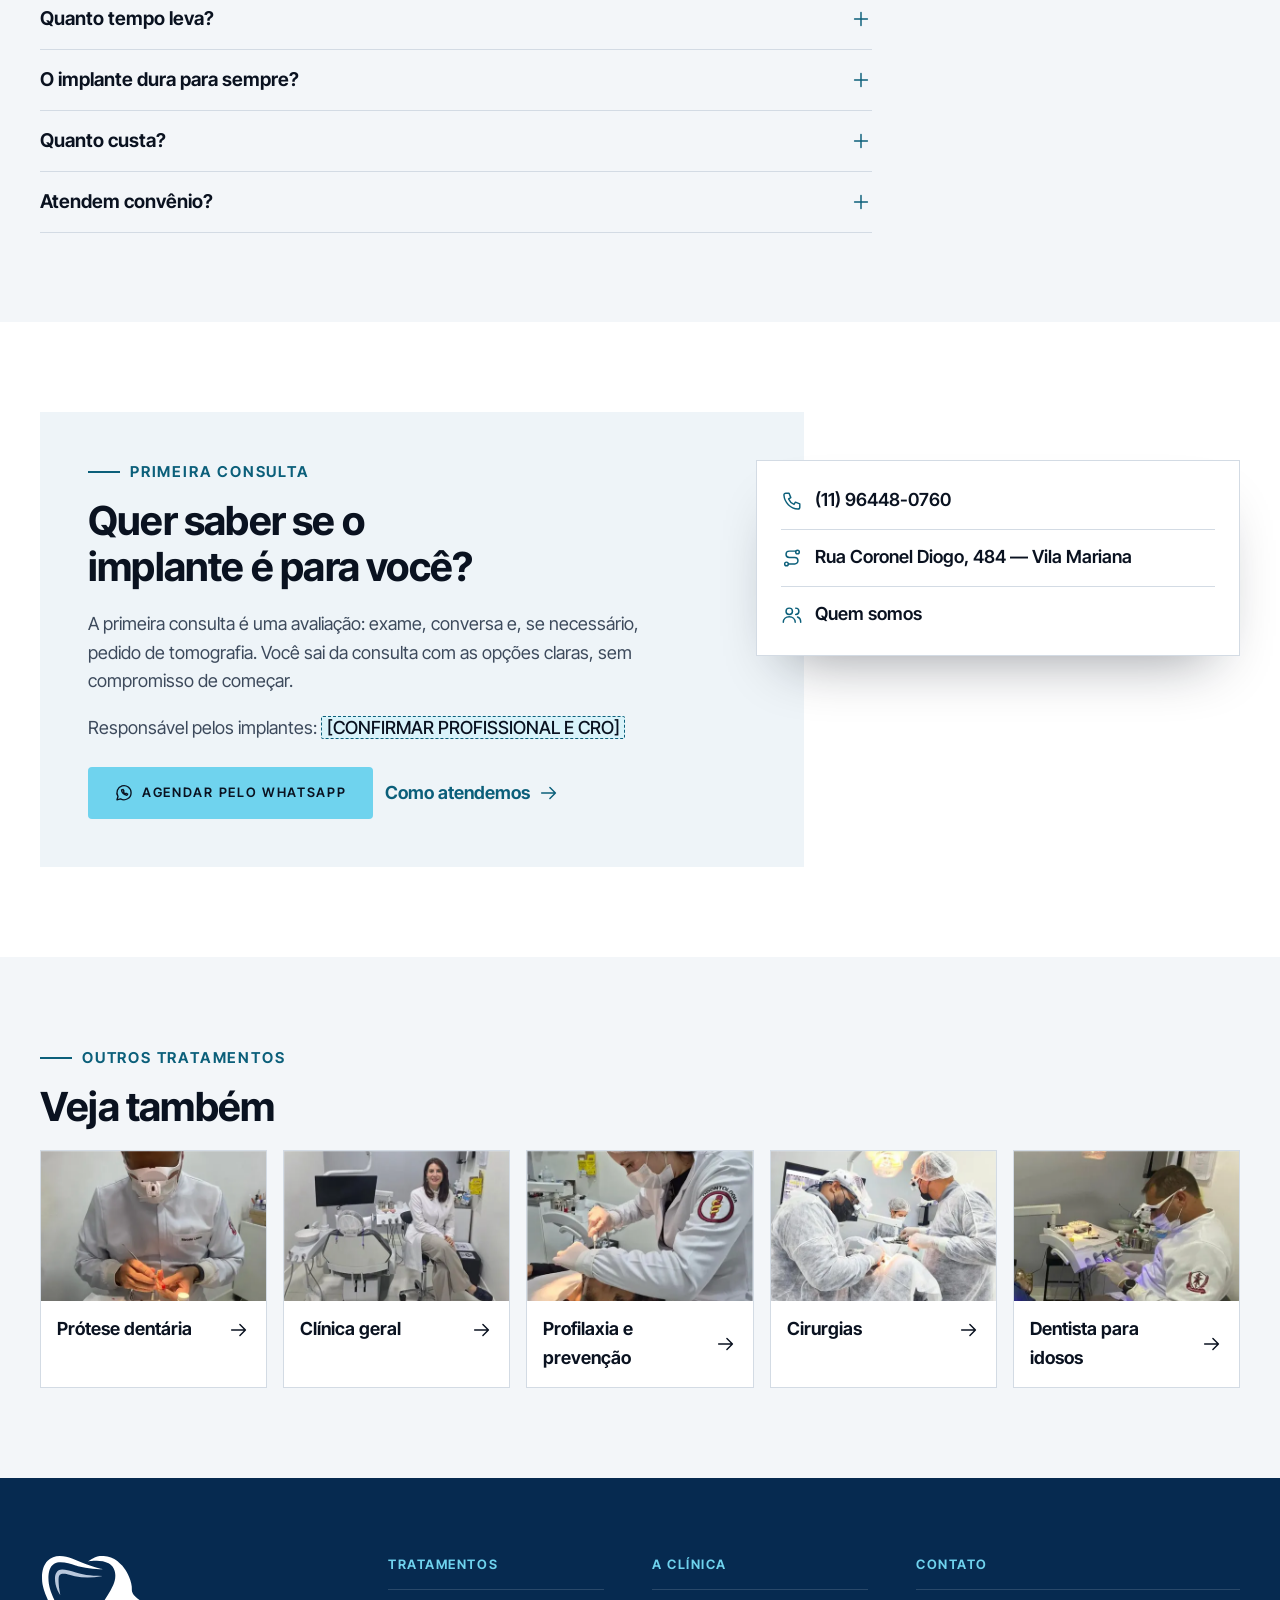
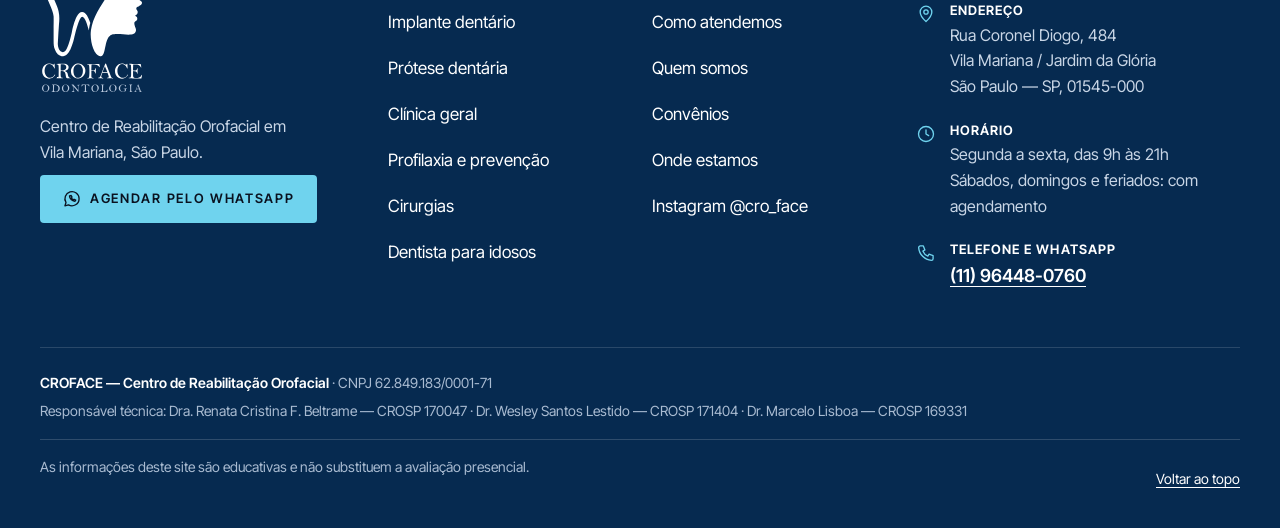
<file: implante-dentario-vila-mariana/index.html>
<!DOCTYPE html>
<html lang="pt-BR">
<head>
<!--
  ============================================================
  CROFACE — site estático (HTML puro, sem build)

  COMO EDITAR SEM PROGRAMAR
  - O HEADER e o RODAPÉ se repetem em todas as páginas. Ao mudar algo
    neles, use "Localizar e substituir em todos os arquivos" do editor.
  - Telefone / WhatsApp: procure por  964480760  em todos os arquivos.
    Formato visível: (11) 96448-0760 · Formato de link: 5511964480760
  - Horário: procure por  HORARIO  · CRO dos profissionais: procure por  CRO
  - Tudo que ainda precisa ser confirmado está entre [COLCHETES].
  - Fotos: substitua os arquivos em /assets/img/ mantendo o MESMO nome
    (versão .jpg e versão .webp de cada foto).
  ============================================================
-->
<meta charset="utf-8">
<meta name="viewport" content="width=device-width, initial-scale=1">
<title>Implante dentário em Vila Mariana | CROFACE</title>
<meta name="description" content="Implante dentário em Vila Mariana (SP): para quem é, como funciona cada etapa, tipos de prótese sobre implante e cuidados. Primeira consulta é avaliação.">
<link rel="canonical" href="https://croface.com.br/implante-dentario-vila-mariana/">
<meta name="robots" content="index, follow, max-image-preview:large">
<meta name="theme-color" content="#ffffff">
<meta name="format-detection" content="telephone=no">
<meta property="og:type" content="website">
<meta property="og:locale" content="pt_BR">
<meta property="og:site_name" content="CROFACE — Centro de Reabilitação Orofacial">
<meta property="og:title" content="Implante dentário em Vila Mariana">
<meta property="og:description" content="Para quem é, como funciona cada etapa e os cuidados depois. Clínica em Vila Mariana, no mesmo prédio de um centro de longevidade.">
<meta property="og:url" content="https://croface.com.br/implante-dentario-vila-mariana/">
<meta property="og:image" content="https://croface.com.br/assets/img/implante-hero.jpg">
<meta property="og:image:type" content="image/jpeg">
<meta property="og:image:width" content="720">
<meta property="og:image:height" content="540">
<meta property="og:image:alt" content="Implante dentário em Vila Mariana">
<meta name="twitter:card" content="summary_large_image">
<meta name="twitter:title" content="Implante dentário em Vila Mariana">
<meta name="twitter:description" content="Para quem é, como funciona cada etapa e os cuidados depois. Clínica em Vila Mariana, no mesmo prédio de um centro de longevidade.">
<meta name="twitter:image" content="https://croface.com.br/assets/img/implante-hero.jpg">
<link rel="icon" href="/favicon.svg?v=3" type="image/svg+xml">
<link rel="icon" href="/favicon-32.png?v=3" sizes="32x32" type="image/png">
<link rel="apple-touch-icon" href="/apple-touch-icon.png?v=3">
<link rel="preload" href="/assets/fonts/inter-tight-var-latin.woff2" as="font" type="font/woff2" crossorigin>
<link rel="preload" as="image" type="image/webp" href="/assets/img/implante-hero.webp" fetchpriority="high">
<script src="/assets/js/intro.js?v=2"></script>
<link rel="stylesheet" href="/assets/css/site.css?v=64">
<script src="/assets/js/site.js?v=23" defer></script>
<script type="application/ld+json">
{
 "@context": "https://schema.org",
 "@graph": [
  {
   "@type": "Dentist",
   "@id": "https://croface.com.br/#clinica",
   "name": "CROFACE — Centro de Reabilitação Orofacial",
   "alternateName": "CROFACE",
   "taxID": "62.849.183/0001-71",
   "url": "https://croface.com.br/",
   "image": "https://croface.com.br/assets/img/og-croface.jpg",
   "logo": "https://croface.com.br/assets/img/logo-croface.png",
   "telephone": "+55-11-96448-0760",
   "address": {
    "@type": "PostalAddress",
    "streetAddress": "Rua Coronel Diogo, 484",
    "addressLocality": "São Paulo",
    "addressRegion": "SP",
    "postalCode": "01545-000",
    "addressCountry": "BR"
   },
   "hasMap": "https://www.google.com/maps/search/?api=1&query=Rua+Coronel+Diogo%2C+484%2C+S%C3%A3o+Paulo+SP",
   "areaServed": [
    "Vila Mariana",
    "Jardim da Glória",
    "São Paulo"
   ],
   "openingHours": "Mo-Fr 09:00-21:00",
   "sameAs": [
    "https://www.instagram.com/cro_face/"
   ],
   "medicalSpecialty": "Dentistry"
  },
  {
   "@type": "WebPage",
   "@id": "https://croface.com.br/implante-dentario-vila-mariana/#pagina",
   "url": "https://croface.com.br/implante-dentario-vila-mariana/",
   "name": "Implante dentário em Vila Mariana | CROFACE",
   "description": "Implante dentário em Vila Mariana (SP): para quem é, como funciona cada etapa, tipos de prótese sobre implante e cuidados. Primeira consulta é avaliação.",
   "inLanguage": "pt-BR",
   "isPartOf": {
    "@type": "WebSite",
    "@id": "https://croface.com.br/#site",
    "name": "CROFACE",
    "url": "https://croface.com.br/"
   },
   "breadcrumb": {
    "@id": "https://croface.com.br/implante-dentario-vila-mariana/#breadcrumb"
   },
   "about": {
    "@id": "https://croface.com.br/implante-dentario-vila-mariana/#servico"
   }
  },
  {
   "@type": "BreadcrumbList",
   "@id": "https://croface.com.br/implante-dentario-vila-mariana/#breadcrumb",
   "itemListElement": [
    {
     "@type": "ListItem",
     "position": 1,
     "name": "Início",
     "item": "https://croface.com.br/"
    },
    {
     "@type": "ListItem",
     "position": 2,
     "name": "Implante dentário",
     "item": "https://croface.com.br/implante-dentario-vila-mariana/"
    }
   ]
  },
  {
   "@type": "Service",
   "@id": "https://croface.com.br/implante-dentario-vila-mariana/#servico",
   "name": "Implante dentário",
   "serviceType": "Implante dentário",
   "provider": {
    "@id": "https://croface.com.br/#clinica"
   },
   "areaServed": {
    "@type": "Place",
    "name": "Vila Mariana, São Paulo — SP"
   }
  }
 ]
}
</script>
</head>
<body>
<div class="intro-loader" aria-hidden="true"><svg viewBox="3446 3562 15573 20921" focusable="false"><path class="lg-tooth" pathLength="1" d="M3745.7 6936.9c0,634.5 18.4,944.6 171.0,1553.5 78.3,312.5 213.4,747.6 329.3,1034.2l680.6 1605.4c218.9,492.6 513.3,1194.3 556.2,1729.8 19.2,240.0 0.6,1468.6 0.6,1817.4 0,610.5 0,1221.0 0,1831.5 0,553.6 15.8,890.1 215.6,1375.2 19.7,47.8 46.7,118.1 74.0,166.5 108.4,192.1 140.1,244.2 275.7,406.1 36.7,43.8 73.5,78.0 116.2,111.0 248.7,192.0 392.4,266.9 746.4,267.2l2.9 0c338.6,-0.3 625.9,-286.2 809.3,-540.3 397.7,-551.1 672.9,-1513.7 839.8,-2181.5 148.1,-592.7 732.4,-3187.1 1197.8,-3187.1 446.0,0 781.2,1338.1 917.4,1756.3 16.4,50.5 30.2,101.9 42.2,144.9 9.5,34.5 9.7,39.3 20.6,72.9l35.7 71.2c0,-209.6 94.4,-687.2 144.2,-898.5 61.1,-259.6 79.9,-145.9 -12.5,-396.2 -184.1,-498.4 -544.7,-1445.8 -1161.1,-1445.8 -167.6,0 -300.6,72.5 -396.9,151.2 -312.4,255.2 -485.6,655.1 -632.6,1025.1 -52.3,131.6 -93.9,263.7 -141.9,406.2 -94.9,282.3 -278.7,1003.9 -342.6,1328.4 -142.4,723.3 -447.6,1891.3 -771.9,2543.5 -113.6,228.4 -307.5,548.1 -601.6,548.1 -520.3,0 -748.6,-735.9 -748.6,-1283.4l93.3 -1684.7c0.4,-59.6 7.0,-67.1 11.6,-108.7l70.7 -1078.9c68.3,-617.4 89.0,-1345.7 -55.5,-1940.3 -30.2,-124.1 -57.1,-240.3 -95.0,-359.5 -162.3,-511.0 -272.5,-703.8 -460.6,-1156.9l-144.9 -322.9c-24.0,-58.1 -49.4,-109.4 -74.7,-165.8 -373.6,-831.7 -748.4,-1765.5 -748.4,-2968.1 0,-846.7 193.5,-1738.1 861.2,-2146.7 327.6,-200.5 573.1,-232.9 970.3,-232.9 755.9,0 1535.1,260.8 2237.6,489.6 120.7,39.3 233.7,64.4 354.3,100.2l559.6 135.5c801.5,159.0 1365.1,247.1 2209.3,290.6 288.0,14.8 587.1,40.1 882.3,40.1 -14.7,-12.8 10.2,-2.5 -32.7,-20.6 -6.9,-2.9 -46.7,-13.1 -52.3,-14.4 -43.1,-10.3 -65.2,-15.5 -107.5,-26.1 -71.6,-18.0 -128.3,-33.5 -199.7,-54.2 -947.7,-274.7 -1766.7,-531.8 -2693.8,-902.3l-1455.2 -590.1c-585.7,-234.8 -1106.1,-370.3 -1847.4,-370.4l-2.0 0c-672.5,0.1 -1343.0,240.5 -1800.7,698.5 -600.7,601.1 -845.5,1542.6 -845.5,2376.3z"/><path class="lg-arc" pathLength="1" d="M5684.2 7164.2c0,721.2 115.4,1183.6 366.5,1785.9 22.5,54.1 41.0,82.8 63.1,137.3l206.4 381.7c33.7,51.1 131.3,209.6 166,235.0l-85.8 -488.9c-30.3,-169.0 -53.2,-321.1 -78.5,-496.2 -46.5,-321.5 -165.7,-1481.2 -38.1,-1837.5 211.6,-590.8 1139.0,-328.6 1552.8,-225.2 273.9,68.4 549.6,155.3 829.8,212.9 1350.2,277.4 2637.9,224.7 3990.7,8.6l100.3 -19.9c19.2,-7.8 15.2,-7.3 25.6,-14.5 -1971.3,0 -2904.4,-145.0 -4563.7,-690.3 -469.7,-154.3 -1542.0,-456.3 -1981.8,-160.0 -74.7,50.3 -93.5,62.9 -155.6,125.0 -235.7,235.7 -397.7,648.3 -397.7,1046.1z"/><path class="lg-face" pathLength="1" d="M10617.3 4690.9c81.1,0 603.3,-102.0 802.0,-107.0 165.5,-4.2 336.8,-26.6 534.8,-26.6 559.0,0 1275.0,106.3 1759.1,393.2 321.3,190.5 593.9,435.0 763.3,774.1 394.1,789.0 280.4,1701.4 -62.1,2482.7 -486.9,1110.4 -1377.8,2308.8 -2026.6,3387.7 -492.1,818.3 -958.8,1756.0 -1179.5,2697.5 -212.8,908.4 -223.5,1483.4 -65.9,2413.3 106.2,626.6 415.1,1545.8 915.6,1958.7 104.9,86.5 253.4,156.8 399.5,170.6l99.5 0c84.3,-8.5 164.1,-40.1 229.7,-103.2 254.1,-244.3 363.3,-936.5 436.3,-1301.6 20.2,-100.9 37.8,-184.6 60.2,-287.3 20.7,-95.2 40.5,-188.0 66.8,-280.7 130.1,-459.0 327.0,-1070.7 821.3,-1250.8 309.9,-112.9 932.5,-106.4 1284.6,-77.5l1270.8 79.5c242.5,-13.4 545.1,-31.3 757.8,-137.8 195.3,-97.8 338.3,-271.5 338.3,-557.3 0,-176.9 -86.5,-363.7 -141.3,-500.3 -378.6,-943.5 328.5,-693.6 328.5,-1130.6 0,-139.3 2.5,-246.8 -103.0,-351.5 -39.4,-39.1 -163.7,-128.6 -217.8,-143.1 25.1,-34.2 124.5,-94.1 183.8,-150.4 151.4,-143.6 203.8,-185.5 203.8,-451.2 0,-226.0 -213.9,-235.7 -213.9,-534.7 0,-184.4 650.5,-334.2 802.6,-627.8 29.9,-57.7 47.4,-107.0 53.0,-151.2l0 -59.5c-11.0,-79.6 -68.3,-145.2 -168.0,-223.1 -287.1,-224.3 -838.2,-643.4 -1056.2,-922.3 -380.2,-486.3 -259.1,-719.5 -315.2,-1275.6 -59.1,-585.9 -324.7,-1310.8 -572.6,-1806.9 -240.2,-480.7 -444.6,-763.0 -775.2,-1189.9 -30.4,-39.3 -58.0,-66.6 -91.7,-108.8l-718.1 -672.1c-564.2,-422.6 -1288.9,-756.1 -2037.2,-756.3l-258 0c-234.5,1.7 -454.1,13.0 -697.1,74.7 -145.6,36.9 -273.7,75.4 -400.1,134.6 -334.2,156.6 -652.2,372.1 -958.2,579.1l-53.2 40.3z"/><path class="lg-word" pathLength="1" d="M3772.4 20987.7c0,301.4 14.2,495.7 194.9,754.2 34.3,49.2 80.2,105.1 122.2,145.1 84.2,80.2 207.1,160.7 314.7,206.6 457.5,194.9 938.2,70.4 1203.4,-286.6 16.9,-22.8 189.3,-231.1 76.3,-231.1 -42.5,0 -53.6,40.6 -72.8,74.2 -276.6,484.7 -834.9,597.2 -1253.8,89.4 -433.5,-525.5 -220.0,-1727.8 497.8,-1727.8 517.4,0 725.5,630.6 753.3,653.5 98.3,81.2 50.8,-132.2 48.7,-172.1 -8.0,-159.7 -8.7,-387.0 -40.0,-521.4 -80.1,1.7 -57.6,12.8 -97.7,62.6 -28.6,35.6 -50.7,46.7 -76.0,84.4 -414.9,-219.5 -784.6,-275.0 -1200.5,2.6 -152.4,101.7 -292.8,261.2 -367.5,434.6 -48.7,113.3 -103.0,276.6 -103.0,431.7z"/><path class="lg-word" pathLength="1" d="M6553.1 20987.7l-13.3 -307.4c0,-225.7 13.3,-403.5 13.3,-628.3 173.9,0 503.8,-103.7 692.2,83.1 213.4,211.6 197.8,605.1 -130.2,773.0 -113.3,58.0 -384.8,79.6 -562.0,79.6zm-628.3 -1002.6l0 40.1c204.1,47.5 264.3,21.0 300.3,247.7 13.4,84.3 0.0,170.5 12.7,254.6 16.0,106.1 7.7,981.3 7.7,1128.6 0,469.6 -156.8,386.4 -334.2,427.8l0 40.0c109.8,25.5 852.7,25.5 962.5,0 -26.9,-101.0 -140.0,-18.7 -237.6,-96.6 -88.0,-70.3 -71.8,-123.2 -91.0,-256.5 -24.5,-170.1 -5.5,-500.9 -5.5,-689.6 179.1,-41.7 412.1,-26.3 540.7,60.8 124.5,84.3 170.2,285.9 202.2,466.1 105.8,595.8 63.6,519.5 634.7,528.9l146.2 0.2 0 -53.4c-113.9,-26.5 -236.2,-16.2 -328.8,-152.4 -138.8,-204.2 -90.4,-513.3 -261.1,-701.3l-292.3 -202.2c69.2,-5.7 254.9,-84.4 311.9,-115.8 339.6,-187.4 397.6,-835.7 -303.6,-948.5 -92.9,-14.9 -724.2,-9.3 -850.9,-5.5l-414 27.1z"/><path class="lg-word" pathLength="1" d="M8451.5 21041.2c0,-280.3 55.7,-506.0 184.4,-697.9 205.1,-305.8 516.4,-410.0 822.7,-229.0 239.2,141.3 409.9,533.3 409.9,833.3 0,349.7 -14.9,480.8 -173.6,788.9 -84.2,163.6 -264.2,334.0 -468.1,334.0 -192.8,0 -251.8,2.9 -425.5,-109.2 -249.1,-160.9 -349.8,-621.6 -349.8,-920.1zm-374.3 13.3c0,165.5 34.9,342.7 83.8,464.2 29.3,72.9 51.1,119.3 89.7,177.6 187.4,283.3 499.4,490.7 900.3,470.6 190.6,-9.5 308.2,-36.8 441.5,-105.1 225.3,-115.5 425.8,-330.1 539.1,-557.1 142.9,-286.4 147.5,-641.4 17.5,-931.4l-150.3 -237.3c-115.4,-128.1 -163.0,-201.1 -359.8,-295.2 -345.3,-165.1 -773.2,-115.8 -1082.5,116.0 -269.8,202.4 -479.3,556.3 -479.3,897.6z"/><path class="lg-word" pathLength="1" d="M10497.0 20025.2c8.7,105.4 98.3,37.6 209.4,84.6 75.2,31.8 97.5,102.5 108.0,186.1 27.9,223.3 91.0,1650.9 -68.1,1756.6 -55.9,37.1 -138.0,22.2 -177.2,38.5 -56.8,23.7 -24.2,20.1 -18.6,32.9 7.5,17.7 -12.6,29.1 92.5,27.7l362.1 -14.6c146.5,-0.2 331.7,42.1 454.4,13.5 -12.6,-151.7 -320.8,46.1 -320.8,-320.8l0 -788.7c176.5,0 386.7,-21.9 498.3,103.3 32.6,36.6 54.8,75.4 68.4,132.0 17.2,72.0 -2.9,114.8 48.2,152.3 70.6,-18.8 54.1,-85.3 53.5,-173.7 -0.8,-124.1 14.1,-638.8 -0.0,-668.5 -129.3,2.8 -8.4,102.9 -143.4,257.6 -126.5,145.0 -313.4,116.6 -525.0,116.6 0,-105.8 8.0,-771.7 25.0,-817.1 18.3,-49.0 41.5,-44.6 104.4,-55.9 406.5,-73.2 818.5,-6.7 1044.1,341.3 13.9,21.5 29.1,52.2 52.0,62.8 84.5,38.9 31.2,-145.2 9.8,-258.5 -12.4,-66.0 -22.2,-248.3 -85.8,-248.3l-1791.4 40.1z"/><path class="lg-word" pathLength="1" d="M12823.2 21201.6c47.4,-98.7 276.5,-820.4 360.9,-882.3 23.4,100.4 123.0,316.6 165.4,436.1 28.4,80.0 53.6,143.5 84.6,222.8l84.1 223.3c-114.6,0 -248.9,6.5 -361.0,0.0 -164.9,-9.5 -163.8,-0.0 -334.1,-0.0zm445.2 -1270.0l23.1 0c26.0,8.5 54.5,46.2 87.5,125.9l405 1052.2c74.9,207.4 149.5,413.5 228.9,613.3 31.6,79.5 84.8,219.6 137.0,277.3 113.0,125.1 254.2,32.6 264.0,150.3 -67.2,15.6 -340.6,-13.3 -467.9,-13.3 -123.6,0 -434.7,22.3 -481.2,0 7.2,-86.9 35.1,-36.4 167.7,-72.9 278.3,-76.6 -57.0,-549.8 -74.1,-755.9l-775.4 0c-15.5,186.3 -329.0,629.7 -35.1,743.6 142.5,55.2 172.9,1.3 182.1,85.2 -55.7,26.7 -300.6,0 -401.0,0 -114.2,0 -295.6,15.2 -360.9,0 13.4,-161.0 189.6,88.6 385.7,-443.1 184.3,-499.9 366.3,-1009.6 571.1,-1501.0 50.1,-120.3 92.5,-244.9 143.4,-261.6z"/><path class="lg-word" pathLength="1" d="M14668.1 21014.5c0,491.9 169.9,850.2 614.7,1069.7 419.6,207.0 894.3,98.8 1193.3,-237.5 230.6,-259.4 125.2,-358.1 32.4,-194.8 -20.5,36.2 -33.2,56.2 -56.7,90.2 -217.2,314.8 -607.3,421.0 -945.9,226.0 -175.5,-101.0 -334.3,-313.3 -401.8,-507.2 -67.2,-193.1 -66.9,-373.9 -61.9,-580.5 1.4,-60.4 16.9,-140.2 30.3,-196.9 183.2,-774.6 962.8,-980.7 1391.5,-101.2 28.0,57.5 24.5,92.6 89.1,97.9 25.2,-52.5 -5.7,-447.5 -14.0,-560.8 -6.5,-89.9 -5.4,-147.7 -52.8,-147.7 -60.1,0 -10.1,46.4 -160.4,147.0l-262.2 -125.4c-417.8,-139.3 -805.3,-17.0 -1078.0,255.6 -180.7,180.7 -317.4,491.7 -317.4,765.4z"/><path class="lg-word" pathLength="1" d="M16793.8 19985.1c8.4,101.8 106.8,50.5 216.7,130.8 90.8,66.3 49.7,148.7 67.6,279.9 13.9,102 5.6,218.5 9.2,338.3 1.8,62.5 19.7,90.3 12.3,157.5 -35.4,319.6 59.3,1002.8 -102.5,1128.3 -78.5,60.8 -183.1,44.7 -214.8,52.5 -57.4,14.0 -36.9,4.8 -42.0,51.4 67.8,32.5 215.4,13.4 307.4,13.3 121.7,-0.0 197.3,14.1 307.3,13.5 221.4,-1.2 411.2,13.1 641.8,13.1l628.3 0c2.8,-126.1 148.0,-477.9 93.5,-574.8 -140.7,37.5 -73.2,494.6 -909.0,494.6 -425.5,0 -427.8,-180.9 -427.8,-561.5 0,-525.8 -28.4,-466.0 79.7,-456.4 92.4,8.2 226.2,-7.8 352.2,51.1 132.8,62.2 160.5,184.8 196.3,338.4l53.4 0c0,-114.3 -6.6,-596.4 7.7,-687.5 8.4,-53.3 21.6,-180.9 -38.7,-140.3 -69.2,46.6 -33.8,346.5 -410.1,346.5l-240.6 0c0,-163.2 -5,-430.5 11.4,-576.8 5.8,-52.4 -0.0,-106.1 1.5,-158.9 1.9,-68.1 13.8,-73.3 13.8,-146.6 69.7,0 81.3,-8.2 134.3,-12.6l276.3 -10.4c122.4,10.2 267.4,5.4 378.5,62.8 139.9,72.2 212.5,164 303.3,284.8 16.6,22.1 122.3,211.7 115.6,74.2 -3.3,-68.5 -73.5,-440.2 -98.6,-492.3 -450.0,0 -867.5,10.4 -1310.1,-13.4 -68.1,-3.6 -396.8,-19.9 -414.5,0.0z"/><path class="lg-sub" pathLength="1" d="M3932.8 23594.7c0,-95.5 46.8,-251.0 87.8,-313.2 235.8,-358.3 634.1,-94.0 634.1,259.7l0 133.6c0,197.8 -131.0,454.5 -320.8,454.5 -150.2,0 -243.0,-20.7 -321.4,-173.2 -38.6,-75.1 -79.6,-247.1 -79.6,-361.5zm-187.1 -13.3l0 93.5c0,257.6 237.8,508.0 494.6,508.0l80.2 0c254.5,0 534.7,-259.5 534.7,-601.6 0,-492.3 -725.0,-765.8 -1042.5,-213.7 -21.5,37.5 -67.0,156.4 -67.0,213.7z"/><path class="lg-sub" pathLength="1" d="M5764.4 24142.8c-275.2,0 -228.1,-164 -227.7,-481.7l23.4 -377.5c22.1,-170.8 -66.1,-156.7 204.2,-156.7 428.7,0 569.3,578.5 317.1,878.6 -69.2,82.4 -170.2,137.3 -317.1,137.3zm97.7 40.1l-203.1 0c-65.5,-3.0 -103.9,-13.9 -188.6,-13.4l-294.2 0.0c113.8,-155.3 213.9,231.9 213.9,-695.1 0,-307.8 19.8,-335.4 -147.0,-374.3l0 -26.7c70.9,0 143.8,-1.6 214.5,-0.4 37,0.6 76.5,7.7 94.7,8.2 138.2,4.0 437.8,-50.1 649.6,129.6 346.1,293.7 215.6,804.4 -141.3,934.1 -63.3,23.0 -126.7,33.8 -198.3,38.1z"/><path class="lg-sub" pathLength="1" d="M6914.1 23608.1c0,-218.6 125.6,-494.6 334.2,-494.6l53.4 0c186.8,0 334.2,237.1 334.2,427.8l0 133.6c0,197.8 -131.0,454.5 -320.8,454.5 -150.2,0 -243.0,-20.7 -321.4,-173.2 -36.0,-70.1 -79.6,-241.3 -79.6,-348.1zm394.4 574.8l-100.9 0c-62.6,-5.9 -125.7,-23.1 -186.9,-53.1 -37.2,-18.2 -50.3,-23.6 -83.2,-50.4 -24.2,-19.6 -46.9,-34.8 -65.3,-54.9 -122.9,-134.6 -145.1,-250.2 -145.1,-429.7 0,-148.2 104.2,-301.9 183.4,-378.0 365.6,-350.8 926.1,-56.7 926.1,364.6 0,329.1 -247.1,574.9 -527.9,601.6z"/><path class="lg-sub" pathLength="1" d="M8170.8 23126.8c192.2,4.2 213.9,244.5 213.9,401.0 0,502.1 57.7,601.6 -187.1,601.6l0 40.1c109.2,0 396.0,21.1 467.9,-13.3 -34.8,-47.5 -17.4,-16.9 -87.9,-32.4 -130.1,-28.6 -117.4,-151.3 -127.0,-274.0 -12.2,-157.3 -12.3,-332.0 -12.3,-509.0 37.2,24.9 52.1,59.4 90.1,96.9 129.1,127.2 419.7,498.7 554.8,635.0 22.1,22.3 23.6,23.1 43.9,49.6 30.2,39.2 7.6,33.3 59.6,47.2 39.1,-81.5 14.3,-787.6 27.7,-908.0 10.7,-96.5 77.5,-134.6 186.1,-134.6l0 -40.1 -454.5 40.1c274.6,6.1 213.9,249.4 213.9,628.3 0,67.1 -12.0,59.8 -13.3,120.3 -54.0,-36.2 -162.3,-181.4 -210.3,-230.8l-152.6 -168.2c-24.1,-30.1 -25.1,-35.7 -54.7,-65.5l-149.4 -171.4c-158.4,-203.9 -141.1,-152.7 -408.7,-152.7l0 40.1z"/><path class="lg-sub" pathLength="1" d="M9668.1 23354.0l40.1 0c21.7,-93.1 81.3,-150.2 160.0,-187.5 92.2,-43.7 190.0,-35.0 294.5,-26.3 0,101.2 37.4,818.8 -12.7,923.1 -14.0,29.2 -36.3,47.9 -75.5,58.1 -75.6,19.7 -81.2,-18.1 -98.9,48.1 117.1,0 505.1,20.1 574.8,-13.3 -45.5,-62.1 -159.8,7.3 -196.9,-110.5 -27.8,-88.3 -14.9,-332.1 -16.4,-451.5 -0.8,-71.9 -12.1,-78.8 -14.5,-146.2l13.9 -307.7c191.7,0 309.3,-24.0 419.7,141.7 34.6,51.9 21.3,43.8 74.9,72.1 12.3,-53.0 -5.5,-239.9 -19.9,-260.7 -23.3,-33.6 -89.5,-21.6 -134.6,-14.4 -161.8,26 -940.6,-5.7 -941.5,-5.5 -65.3,14.3 -66.8,212.4 -66.8,280.7z"/><path class="lg-sub" pathLength="1" d="M11726.9 24129.4c-136.8,0 -240.7,-26.6 -312.3,-168.9 -94.7,-188.1 -111.5,-504.0 7.0,-684.5 209.2,-318.4 639.5,-167.6 639.5,358.8 0,216.1 -125.1,494.6 -334.2,494.6zm-23.2 -1069.5l55.2 0c124.7,6.6 247.5,58.7 345.6,170.4 381.1,434.2 -32.1,952.5 -391.0,952.5l-80.2 0c-275.8,0 -494.6,-263.3 -494.6,-561.4 0,-303.4 278.9,-546.5 564.9,-561.5z"/><path class="lg-sub" pathLength="1" d="M12555.8 23113.4c111.1,2.4 173.8,60.0 173.8,173.8l0 681.8c0,123.2 -66.4,171.1 -187.1,173.8l0 26.7c97.6,22.7 773.2,0 962.5,0 8.9,-107.6 53.4,-237.3 53.4,-347.5l-40.1 0c-22.3,95.7 -170.4,253.1 -264.6,283.4 -28.3,9.1 -215.3,23.5 -249.5,17.9 -159.4,-25.8 -114.0,-198.3 -114.0,-488.5 0,-131.8 14.5,-231.7 12.9,-347.9 -2.2,-168.2 59.2,-143.5 187.5,-173.4l0 -26.7c-96.8,-23.1 -51.8,-15.3 -164.5,-3.2 -52.6,5.6 -65.4,-7.2 -116.1,-10.1 -78.9,-4.5 -173.4,0.0 -254.1,0.0l0 40.1z"/><path class="lg-sub" pathLength="1" d="M14414.1 24129.4c-140.5,0 -243.7,-5.6 -333.9,-160.7 -170.0,-292.5 -70.7,-855.3 253.7,-855.3l53.4 0c264.4,0 446.0,460.4 254.2,829.1 -23.1,44.4 -46.6,82.9 -83.1,117.3 -28.3,26.7 -94.7,69.5 -144.3,69.5zm-30.6 53.4l-106.8 0c-116.5,-12.2 -233.0,-64.9 -334.1,-170.1 -81.1,-84.3 -143.3,-230.2 -143.3,-391.4 0,-71.1 35.9,-179.1 61.9,-232.1 209.5,-427.9 840.9,-445.9 1019.4,19.7 145.1,378.6 -155.1,739.4 -497.0,773.8z"/><path class="lg-sub" pathLength="1" d="M15243.0 23594.7l0 80.2c0,260.3 277.2,508.0 534.7,508.0 269.1,0 278.0,-18.3 521.3,-147.0l13.3 -307.4c146.9,-77.7 102.1,-5.5 147.0,-66.8 -44.7,-61.0 -131.0,-14.1 -240.1,-12.8 -93.1,1.1 -187.9,-0.5 -281.2,-0.5 20.9,78.3 58.3,17.0 134.3,52.8 85.6,40.3 66.2,173.6 66.2,281.3 0,42.6 -61.2,88.7 -91.0,109.4 -103.5,71.8 -230.9,58.3 -336.9,11.1 -142.4,-63.4 -267.1,-239.5 -267.1,-414.7 0,-195.4 -0.5,-270.8 120.0,-441.4 145.5,-205.9 494.0,-208.9 671.6,77.6 33.4,54.0 28.6,93.2 90.6,109.8 0,-68.8 -8.5,-137.5 -16.7,-210.5 -21.4,-189.7 -38.9,-70.1 -76.8,-70.1 -73.8,0 -110.3,-31.7 -162.1,-51.7 -64.4,-24.9 -128.9,-38.2 -192.1,-41.8l-67.9 0c-309.3,16.9 -567.0,265.1 -567.0,534.7z"/><path class="lg-sub" pathLength="1" d="M16807.2 23086.7c64.4,87.9 135.3,-50.7 133.7,267.3 -0.7,145.6 13.3,248.7 13.3,401.1 0,124.9 -13.3,203.2 -13.3,334.2 -138.4,92.7 -68.2,-4.2 -120.3,66.8 69.2,33.2 336.1,13.3 441.1,13.3 -45.5,-170.4 -160.4,239.3 -160.4,-601.6 0,-622.8 73.6,-362.8 160.4,-481.2 -43.3,-24.3 -437.0,-21.3 -454.5,0z"/><path class="lg-sub" pathLength="1" d="M18090.6 23260.5c22.7,97.5 129.3,294.4 160.4,427.8l-334.2 0c4.5,-54.2 87.5,-257.3 116.3,-324.7l57.4 -103.0zm628.3 882.3l0 40.0c-57.9,-1.2 -54.7,-11.9 -119.8,-13.8l-361.4 -26.2c111.7,-26.0 167.8,-12.2 119.3,-159.2 -20.5,-62.3 -52.3,-172.4 -79.2,-228.4l-387.7 0c-46.6,97.2 -80.2,190.3 -80.2,334.2 66.9,44.8 60.2,33.2 147.0,53.4l-387.7 26.7c18.8,-70.5 58.6,-15.9 124.3,-89.5 64.9,-72.8 253.2,-627.5 309.0,-760.4 74.1,-176.4 81.0,-257.7 168.1,-259.6l228.9 586.5c36.7,102.2 71.1,196.5 112.8,301.6 42.4,107.2 64.3,191.5 206.3,194.7z"/></svg></div>
<a class="skip-link" href="#conteudo">Pular para o conteúdo</a>

<!-- ============================================================
     HEADER (igual em todas as páginas)
     ============================================================ -->
<header class="site-header">
  <a class="brand" href="/" aria-label="CROFACE — Centro de Reabilitação Orofacial, página inicial">
    <img class="brand__logo" src="/assets/img/logo-croface-h.svg" alt="" width="176" height="64">
  </a>

  <div class="header-center">
    <div class="utility">
      <a class="utility__link" href="https://wa.me/5511964480760?text=Ol%C3%A1%2C%20gostaria%20de%20agendar%20uma%20avalia%C3%A7%C3%A3o%20na%20CROFACE." target="_blank" rel="noopener" data-evento="whatsapp_utilitaria"><svg class="icon" aria-hidden="true"><use href="/assets/icons.svg#i-whatsapp"/></svg><span class="utility__txt">WhatsApp<span class="utility__num"> (11) 96448-0760</span></span></a>
      <a class="utility__link" href="tel:+5511964480760" data-evento="telefone_utilitaria"><svg class="icon" aria-hidden="true"><use href="/assets/icons.svg#i-phone"/></svg><span class="utility__txt">Ligar</span></a>
      <a class="utility__link utility__link--address" href="/#onde-estamos"><svg class="icon" aria-hidden="true"><use href="/assets/icons.svg#i-pin"/></svg><span>Rua Coronel Diogo, 484 · Vila Mariana</span></a>
    </div>

    <nav class="nav" aria-label="Navegação principal">
      <ul class="nav__list">
        <li class="nav__item nav__item--mega">
          <a class="nav__link nav__trigger" href="/#queixas" aria-expanded="false" aria-controls="mega-queixas">Queixas <svg class="icon icon--xs nav__caret" aria-hidden="true"><use href="/assets/icons.svg#i-chevron"/></svg></a>
          <div class="mega" id="mega-queixas">
            <div class="mega__inner">
              <ul class="mega__row"><li><a class="mega__tile" href="/clinica-geral-vila-mariana/#dor-de-dente"><span class="mega__icon"><svg class="icon" aria-hidden="true"><use href="/assets/icons.svg#i-tooth-pain"/></svg></span><span>Dor de dente</span></a></li><li><a class="mega__tile" href="/clinica-geral-vila-mariana/#dente-quebrado"><span class="mega__icon"><svg class="icon" aria-hidden="true"><use href="/assets/icons.svg#i-tooth-broken"/></svg></span><span>Dente quebrado</span></a></li><li><a class="mega__tile" href="/protese-dentaria-vila-mariana/#protese-que-incomoda"><span class="mega__icon"><svg class="icon" aria-hidden="true"><use href="/assets/icons.svg#i-denture"/></svg></span><span>Prótese que machuca ou solta</span></a></li><li><a class="mega__tile" href="/dentista-para-idosos-vila-mariana/#mastigacao"><span class="mega__icon"><svg class="icon" aria-hidden="true"><use href="/assets/icons.svg#i-chew"/></svg></span><span>Dificuldade para mastigar</span></a></li><li><a class="mega__tile" href="/clinica-geral-vila-mariana/#bruxismo"><span class="mega__icon"><svg class="icon" aria-hidden="true"><use href="/assets/icons.svg#i-jaw"/></svg></span><span>Dor na mandíbula</span></a></li><li><a class="mega__tile" href="/clinica-geral-vila-mariana/#gengiva"><span class="mega__icon"><svg class="icon" aria-hidden="true"><use href="/assets/icons.svg#i-drop"/></svg></span><span>Gengiva que sangra</span></a></li><li><a class="mega__tile" href="/clinica-geral-vila-mariana/#dente-escurecido"><span class="mega__icon"><svg class="icon" aria-hidden="true"><use href="/assets/icons.svg#i-tooth-dark"/></svg></span><span>Dente escurecido</span></a></li><li><a class="mega__tile" href="/clinica-geral-vila-mariana/#sensibilidade"><span class="mega__icon"><svg class="icon" aria-hidden="true"><use href="/assets/icons.svg#i-bolt"/></svg></span><span>Sensibilidade</span></a></li><li><a class="mega__tile" href="/implante-dentario-vila-mariana/"><span class="mega__icon"><svg class="icon" aria-hidden="true"><use href="/assets/icons.svg#i-gap"/></svg></span><span>Falta de dentes</span></a></li></ul>
              <div class="mega__foot">
                <p>Não encontrou o que sente? Descreva com suas palavras.</p>
                <a class="btn btn--outline-dark" href="https://wa.me/5511964480760?text=Ol%C3%A1%2C%20quero%20descrever%20uma%20queixa%20e%20saber%20se%20voc%C3%AAs%20atendem." target="_blank" rel="noopener" data-evento="whatsapp_megamenu">Explicar pelo WhatsApp <svg class="icon" aria-hidden="true"><use href="/assets/icons.svg#i-arrow"/></svg></a>
              </div>
            </div>
          </div>
        </li>
        <li class="nav__item nav__item--mega">
          <a class="nav__link nav__trigger is-section" href="/#tratamentos" aria-expanded="false" aria-controls="mega-tratamentos">Tratamentos <svg class="icon icon--xs nav__caret" aria-hidden="true"><use href="/assets/icons.svg#i-chevron"/></svg></a>
          <div class="mega" id="mega-tratamentos">
            <div class="mega__inner">
              <ul class="mega__thumbs"><li><a class="mega__thumb" href="/implante-dentario-vila-mariana/" aria-current="page"><picture><source type="image/webp" srcset="/assets/img/implante-thumb.webp"><img src="/assets/img/implante-thumb.jpg" alt="Prótese sobre implantes nas mãos do dentista" width="480" height="360" loading="lazy" decoding="async"></picture><span>Implante dentário <svg class="icon icon--sm" aria-hidden="true"><use href="/assets/icons.svg#i-arrow"/></svg></span></a></li><li><a class="mega__thumb" href="/protese-dentaria-vila-mariana/"><picture><source type="image/webp" srcset="/assets/img/protese-capa-thumb.webp"><img src="/assets/img/protese-capa-thumb.jpg" alt="Dr. Marcelo Lisboa ajusta uma prótese na bancada" width="480" height="360" loading="lazy" decoding="async"></picture><span>Prótese dentária <svg class="icon icon--sm" aria-hidden="true"><use href="/assets/icons.svg#i-arrow"/></svg></span></a></li><li><a class="mega__thumb" href="/clinica-geral-vila-mariana/"><picture><source type="image/webp" srcset="/assets/img/clinica-thumb.webp"><img src="/assets/img/clinica-thumb.jpg" alt="Dra. Renata Beltrame no consultório da CROFACE" width="480" height="360" loading="lazy" decoding="async"></picture><span>Clínica geral <svg class="icon icon--sm" aria-hidden="true"><use href="/assets/icons.svg#i-arrow"/></svg></span></a></li><li><a class="mega__thumb" href="/limpeza-e-prevencao-vila-mariana/"><picture><source type="image/webp" srcset="/assets/img/profilaxia-atendimento-thumb.webp"><img src="/assets/img/profilaxia-atendimento-thumb.jpg" alt="Dra. Renata Beltrame faz a profilaxia de um paciente no consultório da CROFACE" width="480" height="360" loading="lazy" decoding="async"></picture><span>Profilaxia e prevenção <svg class="icon icon--sm" aria-hidden="true"><use href="/assets/icons.svg#i-arrow"/></svg></span></a></li><li><a class="mega__thumb" href="/cirurgias-odontologicas-vila-mariana/"><picture><source type="image/webp" srcset="/assets/img/cirurgia-equipe-thumb.webp"><img src="/assets/img/cirurgia-equipe-thumb.jpg" alt="Dr. Wesley Lestido e Dr. Marcelo Lisboa durante uma cirurgia no consultório da CROFACE" width="480" height="360" loading="lazy" decoding="async"></picture><span>Cirurgias <svg class="icon icon--sm" aria-hidden="true"><use href="/assets/icons.svg#i-arrow"/></svg></span></a></li><li><a class="mega__thumb" href="/dentista-para-idosos-vila-mariana/"><picture><source type="image/webp" srcset="/assets/img/idosos-thumb.webp"><img src="/assets/img/idosos-thumb.jpg" alt="Dr. Marcelo Lisboa em atendimento a paciente idosa" width="480" height="360" loading="lazy" decoding="async"></picture><span>Dentista para idosos <svg class="icon icon--sm" aria-hidden="true"><use href="/assets/icons.svg#i-arrow"/></svg></span></a></li></ul>
              <div class="mega__foot">
                <p>Não sabe qual é o seu caso? Tudo começa por uma avaliação.</p>
                <a class="btn btn--outline-dark" href="/como-atendemos/">Como é a primeira consulta <svg class="icon" aria-hidden="true"><use href="/assets/icons.svg#i-arrow"/></svg></a>
              </div>
            </div>
          </div>
        </li>
        <li class="nav__item"><a class="nav__link" href="/dentista-para-idosos-vila-mariana/">Para idosos</a></li>
        <li class="nav__item"><a class="nav__link" href="/como-atendemos/">Como atendemos</a></li>
        <li class="nav__item"><a class="nav__link" href="/#onde-estamos">Onde estamos</a></li>
      </ul>
    </nav>
  </div>

  <a class="menu-toggle" href="#menu" role="button" aria-controls="menu" aria-expanded="false" aria-label="Abrir menu"><svg class="icon" aria-hidden="true"><use href="/assets/icons.svg#i-menu"/></svg></a>

  <!-- MENU EM TELA CHEIA -->
  <div class="overlay" id="menu" role="dialog" aria-modal="true" aria-label="Menu do site">
    <div class="overlay__media">
      <picture><source type="image/webp" srcset="/assets/img/menu-recepcao.webp"><img src="/assets/img/menu-recepcao.jpg" alt="Dr. Wesley Lestido no consultório da CROFACE, na Rua Coronel Diogo, 484" width="739" height="924" loading="lazy" decoding="async"></picture>
      <div class="contact-card">
        <p class="eyebrow">CROFACE · Vila Mariana</p>
        <address class="contact-card__lines">
          <span><svg class="icon" aria-hidden="true"><use href="/assets/icons.svg#i-pin"/></svg>Rua Coronel Diogo, 484 — Vila Mariana, São Paulo — SP</span>
          <a href="https://wa.me/5511964480760?text=Ol%C3%A1%2C%20gostaria%20de%20agendar%20uma%20avalia%C3%A7%C3%A3o%20na%20CROFACE." target="_blank" rel="noopener" data-evento="whatsapp_menu"><svg class="icon" aria-hidden="true"><use href="/assets/icons.svg#i-whatsapp"/></svg>(11) 96448-0760</a>
          <!-- HORARIO -->
          <span><svg class="icon" aria-hidden="true"><use href="/assets/icons.svg#i-clock"/></svg>Seg. a sex., 9h às 21h · Sáb., dom. e feriados: com agendamento</span>
        </address>
        <a class="btn btn--primary" href="https://www.google.com/maps/dir/?api=1&amp;destination=Rua+Coronel+Diogo%2C+484%2C+S%C3%A3o+Paulo+SP" target="_blank" rel="noopener" data-evento="rota_menu">Como chegar <svg class="icon" aria-hidden="true"><use href="/assets/icons.svg#i-arrow"/></svg></a>
      </div>
    </div>
    <div class="overlay__panel">
      <a class="overlay__close" href="#" role="button" aria-label="Fechar menu">
        <span class="overlay__close-text" aria-hidden="true">Fechar</span>
        <svg class="icon" aria-hidden="true"><use href="/assets/icons.svg#i-close"/></svg>
      </a>
      <nav aria-label="Páginas do site">
        <p class="overlay__group">Tratamentos</p>
        <ul><li><a class="overlay__item" href="/implante-dentario-vila-mariana/" aria-current="page"><span class="overlay__icon"><svg class="icon" aria-hidden="true"><use href="/assets/icons.svg#i-implant"/></svg></span><span class="overlay__label">Implante dentário</span><svg class="icon overlay__arrow" aria-hidden="true"><use href="/assets/icons.svg#i-arrow"/></svg></a></li><li><a class="overlay__item" href="/protese-dentaria-vila-mariana/"><span class="overlay__icon"><svg class="icon" aria-hidden="true"><use href="/assets/icons.svg#i-denture"/></svg></span><span class="overlay__label">Prótese dentária</span><svg class="icon overlay__arrow" aria-hidden="true"><use href="/assets/icons.svg#i-arrow"/></svg></a></li><li><a class="overlay__item" href="/clinica-geral-vila-mariana/"><span class="overlay__icon"><svg class="icon" aria-hidden="true"><use href="/assets/icons.svg#i-tooth"/></svg></span><span class="overlay__label">Clínica geral</span><svg class="icon overlay__arrow" aria-hidden="true"><use href="/assets/icons.svg#i-arrow"/></svg></a></li><li><a class="overlay__item" href="/limpeza-e-prevencao-vila-mariana/"><span class="overlay__icon"><svg class="icon" aria-hidden="true"><use href="/assets/icons.svg#i-sparkle"/></svg></span><span class="overlay__label">Profilaxia e prevenção</span><svg class="icon overlay__arrow" aria-hidden="true"><use href="/assets/icons.svg#i-arrow"/></svg></a></li><li><a class="overlay__item" href="/cirurgias-odontologicas-vila-mariana/"><span class="overlay__icon"><svg class="icon" aria-hidden="true"><use href="/assets/icons.svg#i-scalpel"/></svg></span><span class="overlay__label">Cirurgias</span><svg class="icon overlay__arrow" aria-hidden="true"><use href="/assets/icons.svg#i-arrow"/></svg></a></li><li><a class="overlay__item" href="/dentista-para-idosos-vila-mariana/"><span class="overlay__icon"><svg class="icon" aria-hidden="true"><use href="/assets/icons.svg#i-pulse"/></svg></span><span class="overlay__label">Dentista para idosos</span><svg class="icon overlay__arrow" aria-hidden="true"><use href="/assets/icons.svg#i-arrow"/></svg></a></li></ul>
        <p class="overlay__group">A clínica</p>
        <ul><li><a class="overlay__item" href="/"><span class="overlay__icon"><svg class="icon" aria-hidden="true"><use href="/assets/icons.svg#i-building"/></svg></span><span class="overlay__label">Início</span><svg class="icon overlay__arrow" aria-hidden="true"><use href="/assets/icons.svg#i-arrow"/></svg></a></li><li><a class="overlay__item" href="/como-atendemos/"><span class="overlay__icon"><svg class="icon" aria-hidden="true"><use href="/assets/icons.svg#i-search"/></svg></span><span class="overlay__label">Como atendemos</span><svg class="icon overlay__arrow" aria-hidden="true"><use href="/assets/icons.svg#i-arrow"/></svg></a></li><li><a class="overlay__item" href="/#equipe"><span class="overlay__icon"><svg class="icon" aria-hidden="true"><use href="/assets/icons.svg#i-users"/></svg></span><span class="overlay__label">Quem somos</span><svg class="icon overlay__arrow" aria-hidden="true"><use href="/assets/icons.svg#i-arrow"/></svg></a></li><li><a class="overlay__item" href="/#onde-estamos"><span class="overlay__icon"><svg class="icon" aria-hidden="true"><use href="/assets/icons.svg#i-pin"/></svg></span><span class="overlay__label">Onde estamos</span><svg class="icon overlay__arrow" aria-hidden="true"><use href="/assets/icons.svg#i-arrow"/></svg></a></li><li><a class="overlay__item" href="/#contato"><span class="overlay__icon"><svg class="icon" aria-hidden="true"><use href="/assets/icons.svg#i-whatsapp"/></svg></span><span class="overlay__label">Fale conosco</span><svg class="icon overlay__arrow" aria-hidden="true"><use href="/assets/icons.svg#i-arrow"/></svg></a></li></ul>
      </nav>
    </div>
  </div>
</header>
<!-- ============ FIM DO HEADER ============ -->
<main id="conteudo">

  <section class="page-hero" aria-labelledby="titulo">
    <div class="container page-hero__grid">
      <div class="page-hero__text">
        <nav class="breadcrumb" aria-label="Você está em"><ol><li><a href="/">Início</a></li><li aria-current="page">Implante dentário</li></ol></nav>
        <p class="eyebrow"><span class="rule" aria-hidden="true"></span>Reabilitação oral · Vila Mariana</p>
        <h1 id="titulo">Implante dentário em Vila Mariana</h1>
        <p class="lead">O implante substitui a raiz do dente perdido e sustenta uma coroa, uma ponte ou uma prótese inteira. O objetivo é voltar a morder e mastigar com firmeza, sem pensar nisso.</p>
        <div class="page-hero__actions">
          <a class="btn btn--accent btn--lg" href="https://wa.me/5511964480760?text=Ol%C3%A1%2C%20gostaria%20de%20uma%20avalia%C3%A7%C3%A3o%20para%20implante%20dent%C3%A1rio." target="_blank" rel="noopener" data-evento="whatsapp_hero_implante"><svg class="icon" aria-hidden="true"><use href="/assets/icons.svg#i-whatsapp"/></svg> Agendar avaliação</a>
        </div>
        <ul class="page-hero__facts"><li><svg class="icon" aria-hidden="true"><use href="/assets/icons.svg#i-search"/></svg><span>Primeira consulta é avaliação</span></li><li><svg class="icon" aria-hidden="true"><use href="/assets/icons.svg#i-plan"/></svg><span>Plano antes de qualquer procedimento</span></li><li><svg class="icon" aria-hidden="true"><use href="/assets/icons.svg#i-pin"/></svg><span>Rua Coronel Diogo, 484</span></li></ul>
      </div>
      <figure class="page-hero__media"><picture><source type="image/webp" srcset="/assets/img/implante-hero.webp"><img src="/assets/img/implante-hero.jpg" alt="Prótese sobre implantes nas mãos do dentista, com paciente na cadeira ao fundo" width="720" height="540" fetchpriority="high" decoding="async"></picture></figure>
    </div>
  </section>

<nav class="section-bar" aria-label="Atalhos desta página">
  <div class="section-bar__inner">
    <ul class="section-bar__list"><li><a href="#para-quem">Para quem é</a></li><li><a href="#como-funciona">Como funciona</a></li><li><a href="#opcoes">Tipos</a></li><li><a href="#cuidados">Cuidados</a></li><li><a href="#antes-depois">Antes e depois</a></li><li><a href="#agendar">Como agendar</a></li><li><a href="#perguntas">Perguntas</a></li></ul>
    <a class="btn section-bar__cta" href="https://wa.me/5511964480760?text=Ol%C3%A1%2C%20gostaria%20de%20agendar%20uma%20avalia%C3%A7%C3%A3o%20na%20CROFACE." target="_blank" rel="noopener" data-evento="whatsapp_barra"><span>WhatsApp</span> <svg class="icon" aria-hidden="true"><use href="/assets/icons.svg#i-arrow"/></svg></a>
  </div>
</nav>

  <section class="section" id="para-quem" aria-labelledby="para-quem-titulo">
    <div class="container intro-grid">
      <header class="chapter reveal"><span class="chapter__num" aria-hidden="true">1</span><div><p class="eyebrow eyebrow--dark"><span class="rule" aria-hidden="true"></span>Para quem é</p><h2 id="para-quem-titulo">Quando o implante faz sentido</h2></div></header>
      <div class="prose reveal">
        <p>O implante costuma ser considerado quando falta um ou mais dentes, ou quando a prótese removível não para no lugar. Mas ele não é a resposta para todo mundo, e a decisão sai da avaliação.</p>
        <ul class="checks"><li><svg class="icon" aria-hidden="true"><use href="/assets/icons.svg#i-check"/></svg><span>Perdeu um dente e não quer desgastar os vizinhos para fazer uma ponte</span></li><li><svg class="icon" aria-hidden="true"><use href="/assets/icons.svg#i-check"/></svg><span>Perdeu vários dentes e mastiga só de um lado</span></li><li><svg class="icon" aria-hidden="true"><use href="/assets/icons.svg#i-check"/></svg><span>Usa dentadura que solta ao falar ou comer</span></li><li><svg class="icon" aria-hidden="true"><use href="/assets/icons.svg#i-check"/></svg><span>Tem prótese removível e gostaria de algo fixo</span></li><li><svg class="icon" aria-hidden="true"><use href="/assets/icons.svg#i-check"/></svg><span>Tem um dente que não pode ser mantido e vai precisar ser extraído</span></li></ul>
        <h3>O que é avaliado antes</h3>
        <p>A quantidade e a qualidade do osso, vistas na tomografia; a saúde da gengiva; a mordida; hábitos como fumar e apertar os dentes; e a saúde geral: diabetes, pressão, osteoporose e os remédios em uso. Nada disso impede o tratamento por si só, mas pode mudar o caminho.</p>
        <p><strong>Idade, sozinha, não é contraindicação.</strong> O que conta é a saúde de cada pessoa.</p>
      </div>
    </div>
  </section>

  <section class="section section--tint" id="como-funciona" aria-labelledby="como-titulo">
    <div class="container">
      <header class="chapter reveal"><span class="chapter__num" aria-hidden="true">2</span><div><p class="eyebrow eyebrow--dark"><span class="rule" aria-hidden="true"></span>Passo a passo</p><h2 id="como-titulo">Como funciona o tratamento</h2><p class="lead">O implante é feito em etapas, com intervalos entre elas. O tempo total varia bastante de pessoa para pessoa.</p></div></header>
      <div class="scrolly" data-scrolly><ol class="scrolly__steps"><li class="scrolly__step" data-media="0"><figure class="scrolly__inline"><picture><source type="image/webp" srcset="/assets/img/implante-1-avaliacao.webp"><img src="/assets/img/implante-1-avaliacao.jpg" alt="Dr. Marcelo Lisboa em atendimento a uma paciente" width="680" height="850" loading="lazy" decoding="async"></picture></figure><span class="step__n">Etapa 1</span><h3>Avaliação e tomografia</h3><p>Exame clínico, conversa sobre sua saúde e os remédios que você usa, e o pedido de uma tomografia, feita em um centro de imagem, para medir o osso. É a tomografia que mostra onde o implante pode ser colocado com segurança.</p></li><li class="scrolly__step" data-media="0"><span class="step__n">Etapa 2</span><h3>Planejamento</h3><p>Definimos quantos implantes, em que posição e que tipo de prótese vai em cima. Se o osso não for suficiente, o plano pode incluir um enxerto antes. Você vê o plano, com etapas e prazos estimados, antes de decidir.</p></li><li class="scrolly__step" data-media="1"><figure class="scrolly__inline"><picture><source type="image/webp" srcset="/assets/img/implante-2-cirurgia.webp"><img src="/assets/img/implante-2-cirurgia.jpg" alt="Consultório da CROFACE, com o logo da clínica no monitor" width="591" height="739" loading="lazy" decoding="async"></picture></figure><span class="step__n">Etapa 3</span><h3>Instalação do implante</h3><p>Pequena cirurgia com anestesia local, no consultório. O implante, em geral de titânio, é colocado no osso, no lugar da raiz. O desconforto dos dias seguintes costuma ser controlado com a medicação prescrita.</p></li><li class="scrolly__step" data-media="1"><span class="step__n">Etapa 4</span><h3>Cicatrização</h3><p>O osso se une ao implante ao longo de semanas ou meses (a chamada osseointegração). Em muitos casos é possível usar uma prótese provisória nesse período, para não ficar com falha à mostra.</p></li><li class="scrolly__step" data-media="2"><figure class="scrolly__inline"><picture><source type="image/webp" srcset="/assets/img/implante-3-protese.webp"><img src="/assets/img/implante-3-protese.jpg" alt="Coroa sobre implante em modelo de gesso" width="1000" height="1250" loading="lazy" decoding="async"></picture></figure><span class="step__n">Etapa 5</span><h3>Prótese sobre o implante</h3><p>Com o implante firme, fazemos a parte que aparece: coroa, ponte ou prótese. Ela é ajustada à sua mordida para mastigar bem dos dois lados.</p></li><li class="scrolly__step" data-media="2"><span class="step__n">Etapa 6</span><h3>Manutenção</h3><p>Implante não tem cárie, mas a gengiva em volta pode inflamar. Revisões periódicas e a limpeza certa em casa fazem parte do tratamento.</p></li></ol><div class="scrolly__media"><div class="scrolly__frame"><div class="scrolly__img is-active" data-index="0"><picture><source type="image/webp" srcset="/assets/img/implante-1-avaliacao.webp"><img src="/assets/img/implante-1-avaliacao.jpg" alt="Dr. Marcelo Lisboa em atendimento a uma paciente" width="680" height="850" loading="lazy" decoding="async"></picture></div><div class="scrolly__img" data-index="1"><picture><source type="image/webp" srcset="/assets/img/implante-2-cirurgia.webp"><img src="/assets/img/implante-2-cirurgia.jpg" alt="Consultório da CROFACE, com o logo da clínica no monitor" width="591" height="739" loading="lazy" decoding="async"></picture></div><div class="scrolly__img" data-index="2"><picture><source type="image/webp" srcset="/assets/img/implante-3-protese.webp"><img src="/assets/img/implante-3-protese.jpg" alt="Coroa sobre implante em modelo de gesso" width="1000" height="1250" loading="lazy" decoding="async"></picture></div></div></div></div>
    </div>
  </section>

  <section class="next-step" aria-label="Próximo passo">
    <div class="container next-step__inner reveal">
      <p class="next-step__text"><strong>Será que o implante é para você?</strong> <span>A avaliação mostra o osso, as opções e o caminho, sem compromisso.</span></p>
      <a class="btn btn--primary btn--lg" href="https://wa.me/5511964480760?text=Ol%C3%A1%2C%20gostaria%20de%20uma%20avalia%C3%A7%C3%A3o%20para%20implante%20dent%C3%A1rio." target="_blank" rel="noopener" data-evento="whatsapp_meio_implante"><svg class="icon" aria-hidden="true"><use href="/assets/icons.svg#i-whatsapp"/></svg> Agendar avaliação</a>
    </div>
  </section>

  <section class="section" id="opcoes" aria-labelledby="opcoes-titulo">
    <div class="container">
      <header class="chapter reveal"><span class="chapter__num" aria-hidden="true">3</span><div><p class="eyebrow eyebrow--dark"><span class="rule" aria-hidden="true"></span>Tipos de reabilitação</p><h2 id="opcoes-titulo">Um dente, vários ou todos</h2><p class="lead">O implante é a base. O que vai em cima depende de quantos dentes faltam e de como está o osso.</p></div></header>
      <ul class="options"><li class="option reveal" id="um-dente"><h3>Um dente</h3><p>Um implante com uma coroa. Os dentes vizinhos não precisam ser desgastados.</p><p class="option__tag"><strong>Quando:</strong> falta um dente isolado.</p></li><li class="option reveal" id="varios-dentes"><h3>Vários dentes</h3><p>Alguns implantes sustentam uma ponte fixa. Nem sempre é preciso um implante para cada dente perdido.</p><p class="option__tag"><strong>Quando:</strong> faltam dentes vizinhos.</p></li><li class="option reveal" id="protocolo"><h3>Todos os dentes, prótese fixa</h3><p>Uma prótese fixa presa em implantes, que só o dentista remove. É conhecida como protocolo.</p><p class="option__tag"><strong>Quando:</strong> arcada sem dentes e osso suficiente.</p></li><li class="option reveal" id="overdenture"><h3>Dentadura presa em implantes</h3><p>A dentadura continua removível para limpeza, mas encaixa em implantes e para de soltar.</p><p class="option__tag"><strong>Quando:</strong> quem já usa dentadura e quer mais firmeza.</p></li></ul>
      <p class="reveal mt">Quando falta osso, pode ser necessário um enxerto antes do implante. Isso aparece na tomografia e é explicado no plano. <a class="link-arrow" href="/cirurgias-odontologicas-vila-mariana/#enxertos">Sobre enxertos <svg class="icon" aria-hidden="true"><use href="/assets/icons.svg#i-arrow"/></svg></a></p>
    </div>
  </section>

  <section class="section section--tint" id="cuidados" aria-labelledby="cuidados-titulo">
    <div class="container">
      <header class="chapter reveal"><span class="chapter__num" aria-hidden="true">4</span><div><p class="eyebrow eyebrow--dark"><span class="rule" aria-hidden="true"></span>Depois do implante</p><h2 id="cuidados-titulo">Cuidados que fazem diferença</h2></div></header>
      <div class="cols-2 reveal">
        <div><h3>Nos primeiros dias</h3><ul class="checks"><li><svg class="icon" aria-hidden="true"><use href="/assets/icons.svg#i-check"/></svg><span>Tome a medicação exatamente como foi prescrita</span></li><li><svg class="icon" aria-hidden="true"><use href="/assets/icons.svg#i-check"/></svg><span>Compressa fria no rosto nas primeiras horas, se orientado</span></li><li><svg class="icon" aria-hidden="true"><use href="/assets/icons.svg#i-check"/></svg><span>Comida macia, morna ou fria</span></li><li><svg class="icon" aria-hidden="true"><use href="/assets/icons.svg#i-check"/></svg><span>Evite fumar: o cigarro atrapalha a cicatrização</span></li><li><svg class="icon" aria-hidden="true"><use href="/assets/icons.svg#i-check"/></svg><span>Não mastigue do lado operado até ser liberado</span></li></ul></div>
        <div><h3>No dia a dia</h3><ul class="checks"><li><svg class="icon" aria-hidden="true"><use href="/assets/icons.svg#i-check"/></svg><span>Escovação normal, com escova macia</span></li><li><svg class="icon" aria-hidden="true"><use href="/assets/icons.svg#i-check"/></svg><span>Escova interdental ou fio próprio em volta do implante</span></li><li><svg class="icon" aria-hidden="true"><use href="/assets/icons.svg#i-check"/></svg><span>Revisões periódicas da gengiva e da prótese</span></li><li><svg class="icon" aria-hidden="true"><use href="/assets/icons.svg#i-check"/></svg><span>Avise se a prótese ficar frouxa, estalar ou a gengiva sangrar</span></li></ul></div>
      </div>
    </div>
  </section>

  <section class="section" id="antes-depois" aria-labelledby="ad-titulo">
    <div class="container">
      <header class="chapter reveal"><span class="chapter__num" aria-hidden="true">5</span><div><p class="eyebrow eyebrow--dark"><span class="rule" aria-hidden="true"></span>Mudanças no sorriso</p><h2 id="ad-titulo">Antes e depois</h2><p class="lead">Compare o sorriso com um dente ausente e com a reposição desse dente.</p><p class="muted">Arraste para o lado, ou passe o mouse sobre a imagem, para comparar.</p></div></header>
      <div class="ba-wrap reveal"><div class="ba ba--sorriso" data-ba><picture><source type="image/webp" srcset="/assets/img/ia/v3/depois-implante-ia-v3-800.webp 800w, /assets/img/ia/v3/depois-implante-ia-v3.webp 1600w" sizes="(min-width: 62rem) 60rem, calc(100vw - 2rem)"><img src="/assets/img/ia/v3/depois-implante-ia-v3.jpg" srcset="/assets/img/ia/v3/depois-implante-ia-v3-800.jpg 800w, /assets/img/ia/v3/depois-implante-ia-v3.jpg 1600w" sizes="(min-width: 62rem) 60rem, calc(100vw - 2rem)" alt="Sorriso completo com reposição de um dente superior por implante dentário." width="1600" height="800" loading="lazy" decoding="async"></picture><picture class="ba__before"><source type="image/webp" srcset="/assets/img/ia/v3/antes-implante-ia-v3-800.webp 800w, /assets/img/ia/v3/antes-implante-ia-v3.webp 1600w" sizes="(min-width: 62rem) 60rem, calc(100vw - 2rem)"><img src="/assets/img/ia/v3/antes-implante-ia-v3.jpg" srcset="/assets/img/ia/v3/antes-implante-ia-v3-800.jpg 800w, /assets/img/ia/v3/antes-implante-ia-v3.jpg 1600w" sizes="(min-width: 62rem) 60rem, calc(100vw - 2rem)" alt="Pessoa acima dos 50 anos com ausência de um dente superior no sorriso." width="1600" height="800" loading="lazy" decoding="async"></picture><span class="ba__label ba__label--before">Antes</span><span class="ba__label ba__label--after">Depois</span><input class="ba__range" type="range" min="0" max="100" value="50" aria-label="Comparar antes e depois: arraste para os lados"><span class="ba__handle" aria-hidden="true"><span class="ba__knob"><svg class="icon icon--flip" aria-hidden="true"><use href="/assets/icons.svg#i-arrow"/></svg><svg class="icon" aria-hidden="true"><use href="/assets/icons.svg#i-arrow"/></svg></span></span></div><p class="ba__caption">Comparação ilustrativa do tratamento. Cada caso depende de avaliação individual.</p></div>
    </div>
  </section>

  <section class="section section--soft" id="agendar" aria-labelledby="agendar-titulo">
    <div class="container">
      <header class="chapter reveal"><span class="chapter__num" aria-hidden="true">6</span><div><p class="eyebrow eyebrow--dark"><span class="rule" aria-hidden="true"></span>Próximo passo</p><h2 id="agendar-titulo">Como agendar a sua avaliação</h2></div></header>
      <ol class="booking"><li class="reveal"><span class="booking__n" aria-hidden="true">01</span><h3>Chame no WhatsApp</h3><p>Conte com suas palavras o que sente. Pode ser você ou alguém da família.</p></li><li class="reveal"><span class="booking__n" aria-hidden="true">02</span><h3>Combinamos o horário</h3><p>Segunda a sexta, das 9h às 21h. Sábados, domingos e feriados, com agendamento.</p></li><li class="reveal"><span class="booking__n" aria-hidden="true">03</span><h3>Primeira consulta: avaliação</h3><p>Conversa, exame com câmera intraoral e plano explicado. Sem compromisso de começar o tratamento.</p></li></ol>
      <div class="booking__cta reveal"><a class="btn btn--accent btn--lg" href="https://wa.me/5511964480760?text=Ol%C3%A1%2C%20gostaria%20de%20uma%20avalia%C3%A7%C3%A3o%20para%20implante%20dent%C3%A1rio." target="_blank" rel="noopener" data-evento="whatsapp_agendar_implante"><svg class="icon" aria-hidden="true"><use href="/assets/icons.svg#i-whatsapp"/></svg> Agendar pelo WhatsApp</a><p>Prefere ligar? <a href="tel:+5511964480760" data-evento="telefone_agendar">(11) 96448-0760</a></p></div>
    </div>
  </section>

  <section class="section section--tint" id="perguntas" aria-labelledby="perguntas-titulo">
    <div class="container">
      <header class="chapter reveal"><span class="chapter__num" aria-hidden="true">7</span><div><p class="eyebrow eyebrow--dark"><span class="rule" aria-hidden="true"></span>Dúvidas comuns</p><h2 id="perguntas-titulo">Perguntas frequentes</h2></div></header>
      <div class="faq reveal"><details><summary><span>Colocar implante dói?</span><svg class="icon" aria-hidden="true"><use href="/assets/icons.svg#i-plus"/></svg></summary><div class="faq__a"><p>A instalação é feita com anestesia local: a pessoa sente pressão, não dor. Nos dias seguintes pode haver inchaço e desconforto, em geral controlados com a medicação prescrita.</p></div></details><details><summary><span>Existe idade máxima para implante?</span><svg class="icon" aria-hidden="true"><use href="/assets/icons.svg#i-plus"/></svg></summary><div class="faq__a"><p>Não existe idade limite. O que conta é a saúde geral, a quantidade de osso e a possibilidade de manter a higiene. Pessoas de mais idade fazem implante quando a saúde permite.</p></div></details><details><summary><span>Quem tem diabetes ou toma remédio para osteoporose pode fazer?</span><svg class="icon" aria-hidden="true"><use href="/assets/icons.svg#i-plus"/></svg></summary><div class="faq__a"><p>Muitas vezes, sim, com o diabetes controlado e o planejamento adequado. Alguns remédios para osteoporose exigem cuidados específicos e, às vezes, uma conversa com o seu médico. Por isso a avaliação pede a lista completa dos medicamentos.</p></div></details><details><summary><span>Vou ficar sem dente durante o tratamento?</span><svg class="icon" aria-hidden="true"><use href="/assets/icons.svg#i-plus"/></svg></summary><div class="faq__a"><p>Na maioria dos casos há uma solução provisória para você não ficar com falha à mostra. Isso faz parte do plano.</p></div></details><details><summary><span>Quanto tempo leva?</span><svg class="icon" aria-hidden="true"><use href="/assets/icons.svg#i-plus"/></svg></summary><div class="faq__a"><p>De algumas semanas a vários meses, conforme o caso: se há extração, se precisa de enxerto, quantos implantes. O prazo estimado vem no plano.</p></div></details><details><summary><span>O implante dura para sempre?</span><svg class="icon" aria-hidden="true"><use href="/assets/icons.svg#i-plus"/></svg></summary><div class="faq__a"><p>Nenhum tratamento tem garantia de duração. A durabilidade depende da saúde da gengiva e do osso, da higiene, das revisões e de hábitos como fumar e apertar os dentes.</p></div></details><details><summary><span>Quanto custa?</span><svg class="icon" aria-hidden="true"><use href="/assets/icons.svg#i-plus"/></svg></summary><div class="faq__a"><p>O valor depende do plano de cada pessoa. Por isso ele é apresentado depois da avaliação, junto com o plano, antes de qualquer procedimento.</p></div></details><details><summary><span>Atendem convênio?</span><svg class="icon" aria-hidden="true"><use href="/assets/icons.svg#i-plus"/></svg></summary><div class="faq__a"><p>Sim. Atendemos Plena Saúde, Ideal Odonto, OdontoGroup, Dental Plus, Dental Uni e Dental Par. A cobertura de cada procedimento depende do seu plano: confirme pelo WhatsApp antes da consulta.</p></div></details></div>
    </div>
  </section>

  <section class="section cta-band" aria-labelledby="cta-titulo">
    <div class="container cta-band__inner reveal">
      <div class="cta-band__main">
        <p class="eyebrow"><span class="rule" aria-hidden="true"></span>Primeira consulta</p>
        <h2 id="cta-titulo">Quer saber se o implante é para você?</h2>
        <p>A primeira consulta é uma avaliação: exame, conversa e, se necessário, pedido de tomografia. Você sai da consulta com as opções claras, sem compromisso de começar.</p>
        <p>Responsável pelos implantes: <mark class="tbc">[CONFIRMAR PROFISSIONAL E CRO]</mark></p>
        <div class="cta-band__actions">
          <a class="btn btn--accent btn--lg" href="https://wa.me/5511964480760?text=Ol%C3%A1%2C%20gostaria%20de%20uma%20avalia%C3%A7%C3%A3o%20para%20implante%20dent%C3%A1rio." target="_blank" rel="noopener" data-evento="whatsapp_cta_implante"><svg class="icon" aria-hidden="true"><use href="/assets/icons.svg#i-whatsapp"/></svg> Agendar pelo WhatsApp</a>
          <a class="link-arrow" href="/como-atendemos/">Como atendemos <svg class="icon" aria-hidden="true"><use href="/assets/icons.svg#i-arrow"/></svg></a>
        </div>
      </div>
      <div class="cta-band__side">
        <ul>
          <li><a href="tel:+5511964480760" data-evento="telefone_cta"><svg class="icon" aria-hidden="true"><use href="/assets/icons.svg#i-phone"/></svg>(11) 96448-0760</a></li>
          <li><a href="https://www.google.com/maps/dir/?api=1&amp;destination=Rua+Coronel+Diogo%2C+484%2C+S%C3%A3o+Paulo+SP" target="_blank" rel="noopener" data-evento="rota_cta"><svg class="icon" aria-hidden="true"><use href="/assets/icons.svg#i-route"/></svg>Rua Coronel Diogo, 484 — Vila Mariana</a></li>
          <li><a href="/#equipe"><svg class="icon" aria-hidden="true"><use href="/assets/icons.svg#i-users"/></svg>Quem somos</a></li>
        </ul>
      </div>
    </div>
  </section>


  <section class="section section--tint" aria-labelledby="outros-titulo">
    <div class="container">
      <p class="eyebrow eyebrow--dark"><span class="rule" aria-hidden="true"></span>Outros tratamentos</p>
      <h2 id="outros-titulo">Veja também</h2>
      <ul class="related reveal"><li><a class="related__link" href="/protese-dentaria-vila-mariana/"><picture><source type="image/webp" srcset="/assets/img/protese-capa-thumb.webp"><img src="/assets/img/protese-capa-thumb.jpg" alt="Dr. Marcelo Lisboa ajusta uma prótese na bancada" width="480" height="360" loading="lazy" decoding="async"></picture><span>Prótese dentária <svg class="icon" aria-hidden="true"><use href="/assets/icons.svg#i-arrow"/></svg></span></a></li><li><a class="related__link" href="/clinica-geral-vila-mariana/"><picture><source type="image/webp" srcset="/assets/img/clinica-thumb.webp"><img src="/assets/img/clinica-thumb.jpg" alt="Dra. Renata Beltrame no consultório da CROFACE" width="480" height="360" loading="lazy" decoding="async"></picture><span>Clínica geral <svg class="icon" aria-hidden="true"><use href="/assets/icons.svg#i-arrow"/></svg></span></a></li><li><a class="related__link" href="/limpeza-e-prevencao-vila-mariana/"><picture><source type="image/webp" srcset="/assets/img/profilaxia-atendimento-thumb.webp"><img src="/assets/img/profilaxia-atendimento-thumb.jpg" alt="Dra. Renata Beltrame faz a profilaxia de um paciente no consultório da CROFACE" width="480" height="360" loading="lazy" decoding="async"></picture><span>Profilaxia e prevenção <svg class="icon" aria-hidden="true"><use href="/assets/icons.svg#i-arrow"/></svg></span></a></li><li><a class="related__link" href="/cirurgias-odontologicas-vila-mariana/"><picture><source type="image/webp" srcset="/assets/img/cirurgia-equipe-thumb.webp"><img src="/assets/img/cirurgia-equipe-thumb.jpg" alt="Dr. Wesley Lestido e Dr. Marcelo Lisboa durante uma cirurgia no consultório da CROFACE" width="480" height="360" loading="lazy" decoding="async"></picture><span>Cirurgias <svg class="icon" aria-hidden="true"><use href="/assets/icons.svg#i-arrow"/></svg></span></a></li><li><a class="related__link" href="/dentista-para-idosos-vila-mariana/"><picture><source type="image/webp" srcset="/assets/img/idosos-thumb.webp"><img src="/assets/img/idosos-thumb.jpg" alt="Dr. Marcelo Lisboa em atendimento a uma paciente idosa" width="480" height="360" loading="lazy" decoding="async"></picture><span>Dentista para idosos <svg class="icon" aria-hidden="true"><use href="/assets/icons.svg#i-arrow"/></svg></span></a></li></ul>
    </div>
  </section>
</main>

<!-- ============================================================
     RODAPÉ (igual em todas as páginas)
     ============================================================ -->
<footer class="site-footer">
  <div class="container footer__grid">
    <div class="footer__brandcol">
      <img class="footer__logo" src="/assets/img/logo-croface-branco.svg" alt="CROFACE Odontologia" width="112" height="150" loading="lazy">
      <p class="footer__tagline">Centro de Reabilitação Orofacial em Vila Mariana, São Paulo.</p>
      <a class="btn btn--accent footer__cta" href="https://wa.me/5511964480760?text=Ol%C3%A1%2C%20gostaria%20de%20agendar%20uma%20avalia%C3%A7%C3%A3o%20na%20CROFACE." target="_blank" rel="noopener" data-evento="whatsapp_rodape"><svg class="icon" aria-hidden="true"><use href="/assets/icons.svg#i-whatsapp"/></svg> Agendar pelo WhatsApp</a>
    </div>
    <nav aria-label="Tratamentos">
      <p class="footer__title">Tratamentos</p>
      <ul class="footer__links"><li><a href="/implante-dentario-vila-mariana/">Implante dentário</a></li><li><a href="/protese-dentaria-vila-mariana/">Prótese dentária</a></li><li><a href="/clinica-geral-vila-mariana/">Clínica geral</a></li><li><a href="/limpeza-e-prevencao-vila-mariana/">Profilaxia e prevenção</a></li><li><a href="/cirurgias-odontologicas-vila-mariana/">Cirurgias</a></li><li><a href="/dentista-para-idosos-vila-mariana/">Dentista para idosos</a></li></ul>
    </nav>
    <nav aria-label="A clínica">
      <p class="footer__title">A clínica</p>
      <ul class="footer__links">
        <li><a href="/como-atendemos/">Como atendemos</a></li>
        <li><a href="/#equipe">Quem somos</a></li>
        <li><a href="/#convenios">Convênios</a></li>
        <li><a href="/#onde-estamos">Onde estamos</a></li>
        <li><a href="https://www.instagram.com/cro_face/" target="_blank" rel="noopener" data-evento="instagram_rodape">Instagram @cro_face</a></li>
      </ul>
    </nav>
    <div>
      <p class="footer__title">Contato</p>
      <address class="footer__contact">
        <div class="footer__item"><svg class="icon" aria-hidden="true"><use href="/assets/icons.svg#i-pin"/></svg><div><span class="footer__label">Endereço</span>Rua Coronel Diogo, 484<br>Vila Mariana / Jardim da Glória<br>São Paulo — SP, 01545-000</div></div>
        <div class="footer__item"><svg class="icon" aria-hidden="true"><use href="/assets/icons.svg#i-clock"/></svg><div><span class="footer__label">Horário</span><!-- HORARIO -->Segunda a sexta, das 9h às 21h<br>Sábados, domingos e feriados: com agendamento</div></div>
        <div class="footer__item"><svg class="icon" aria-hidden="true"><use href="/assets/icons.svg#i-phone"/></svg><div><span class="footer__label">Telefone e WhatsApp</span><a href="tel:+5511964480760" data-evento="telefone_rodape">(11) 96448-0760</a></div></div>
      </address>
    </div>
  </div>
  <div class="container footer__legal">
    <p><strong>CROFACE — Centro de Reabilitação Orofacial</strong> · CNPJ 62.849.183/0001-71</p>
    <p>Responsável técnica: Dra. Renata Cristina F. Beltrame — CROSP 170047 · Dr. Wesley Santos Lestido — CROSP 171404 · Dr. Marcelo Lisboa — CROSP 169331</p>
  </div>
  <div class="container footer__base">
    <p>As informações deste site são educativas e não substituem a avaliação presencial.</p>
    <a href="#conteudo">Voltar ao topo</a>
  </div>
</footer>
<!-- ============ FIM DO RODAPÉ ============ -->

<!-- AÇÕES FLUTUANTES: voltar ao topo, urgência e WhatsApp (o WhatsApp flutuante aparece só em telas menores) -->
<div class="quick-actions">
  <a class="to-top" href="#top" aria-label="Voltar ao topo"><svg class="icon" aria-hidden="true"><use href="/assets/icons.svg#i-arrow"/></svg></a>
<details class="urgent">
  <summary><span class="urgent__dot" aria-hidden="true"></span>Urgência</summary>
  <div class="urgent__panel">
    <p class="urgent__title">Precisa de atendimento com urgência?</p>
    <p>Dor forte, dente quebrado, prótese que soltou ou inchaço: fale com a gente agora.</p>
    <a class="btn btn--urgent" href="https://wa.me/5511964480760?text=URG%C3%8ANCIA%3A%20preciso%20de%20atendimento%20odontol%C3%B3gico." target="_blank" rel="noopener" data-evento="whatsapp_urgencia"><svg class="icon" aria-hidden="true"><use href="/assets/icons.svg#i-whatsapp"/></svg> WhatsApp de urgência</a>
    <a class="btn btn--outline-dark" href="tel:+5511964480760" data-evento="telefone_urgencia"><svg class="icon" aria-hidden="true"><use href="/assets/icons.svg#i-phone"/></svg> Ligar (11) 96448-0760</a>
    <p class="urgent__alert"><strong>Emergência grave</strong> (sangramento que não para, inchaço que dificulta respirar ou engolir, pancada forte no rosto): procure um pronto-socorro ou ligue <a href="tel:192">192 (SAMU)</a>.</p>
  </div>
</details>
  <a class="fab-wa" href="https://wa.me/5511964480760?text=Ol%C3%A1%2C%20gostaria%20de%20agendar%20uma%20avalia%C3%A7%C3%A3o%20na%20CROFACE." target="_blank" rel="noopener" data-evento="whatsapp_flutuante"><svg class="icon" aria-hidden="true"><use href="/assets/icons.svg#i-whatsapp"/></svg><span class="visually-hidden">Agendar pelo WhatsApp</span></a>
</div>
</body>
</html>
</file>
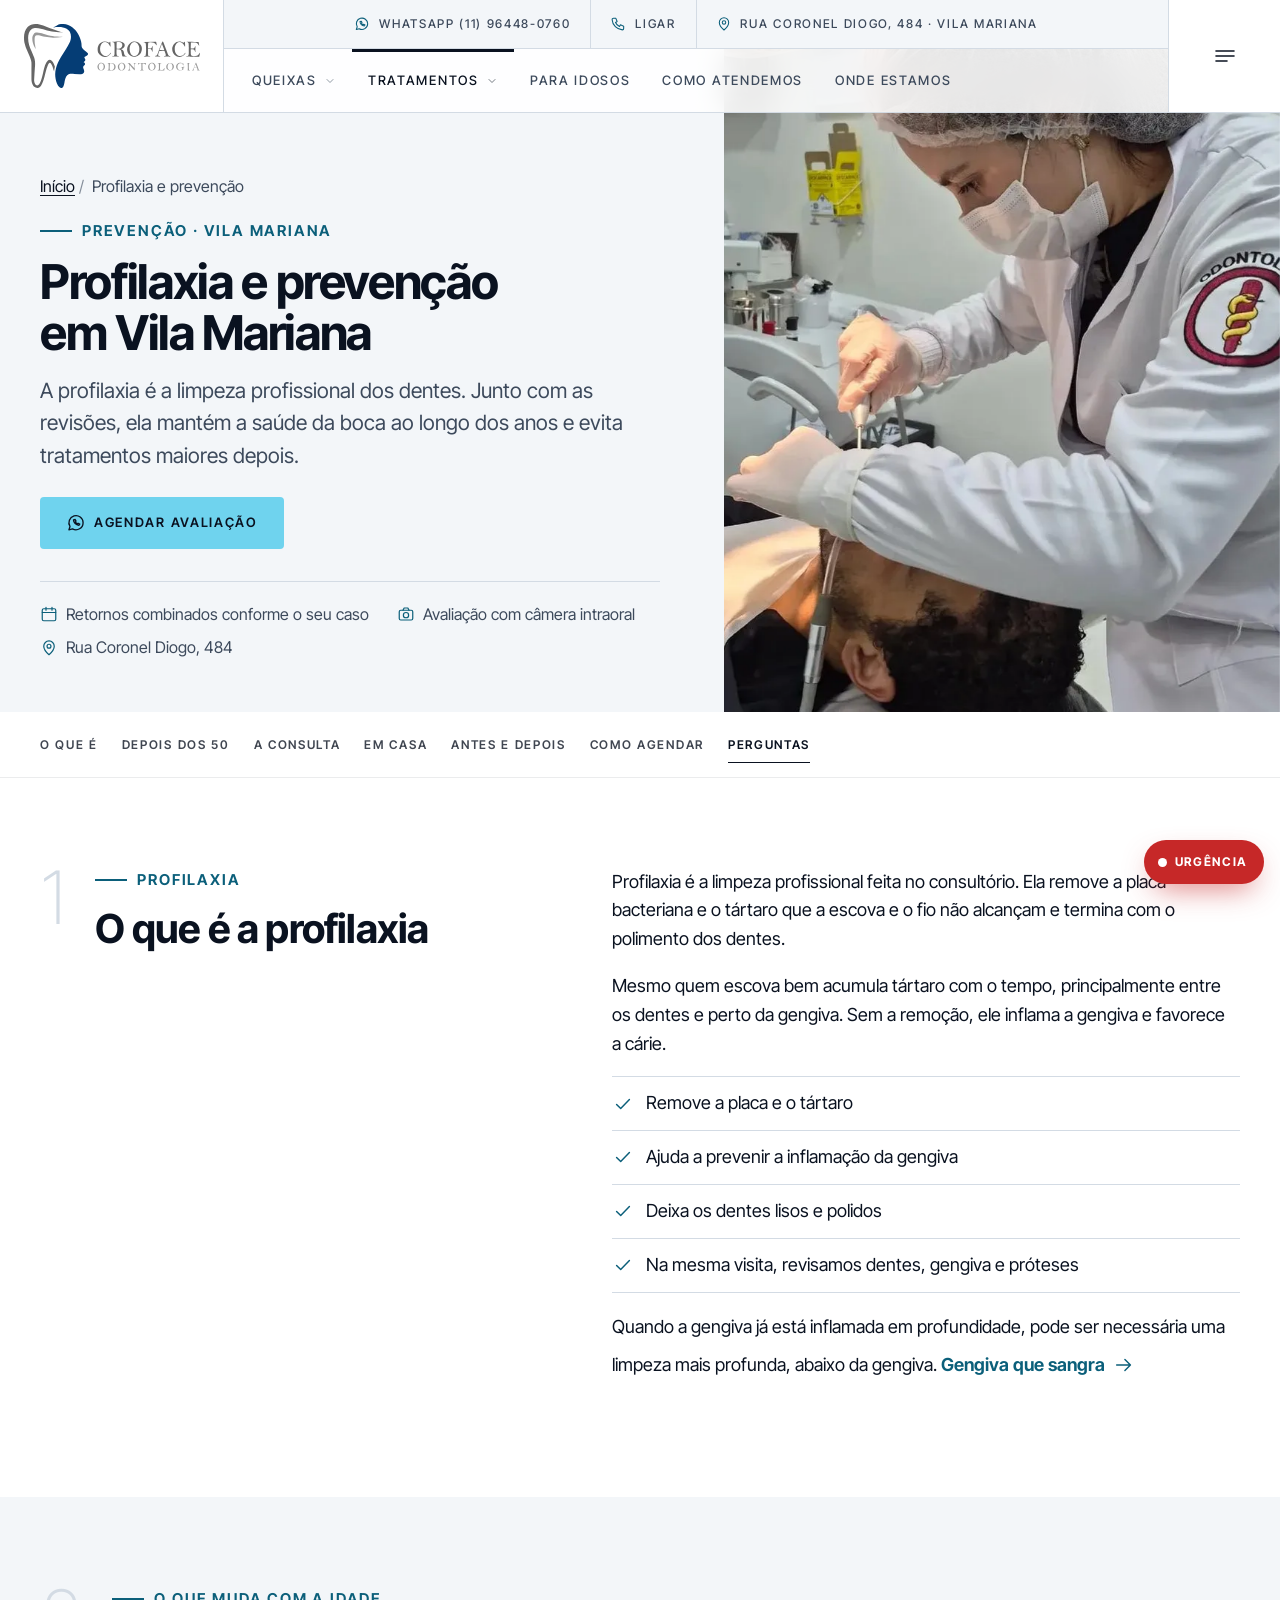
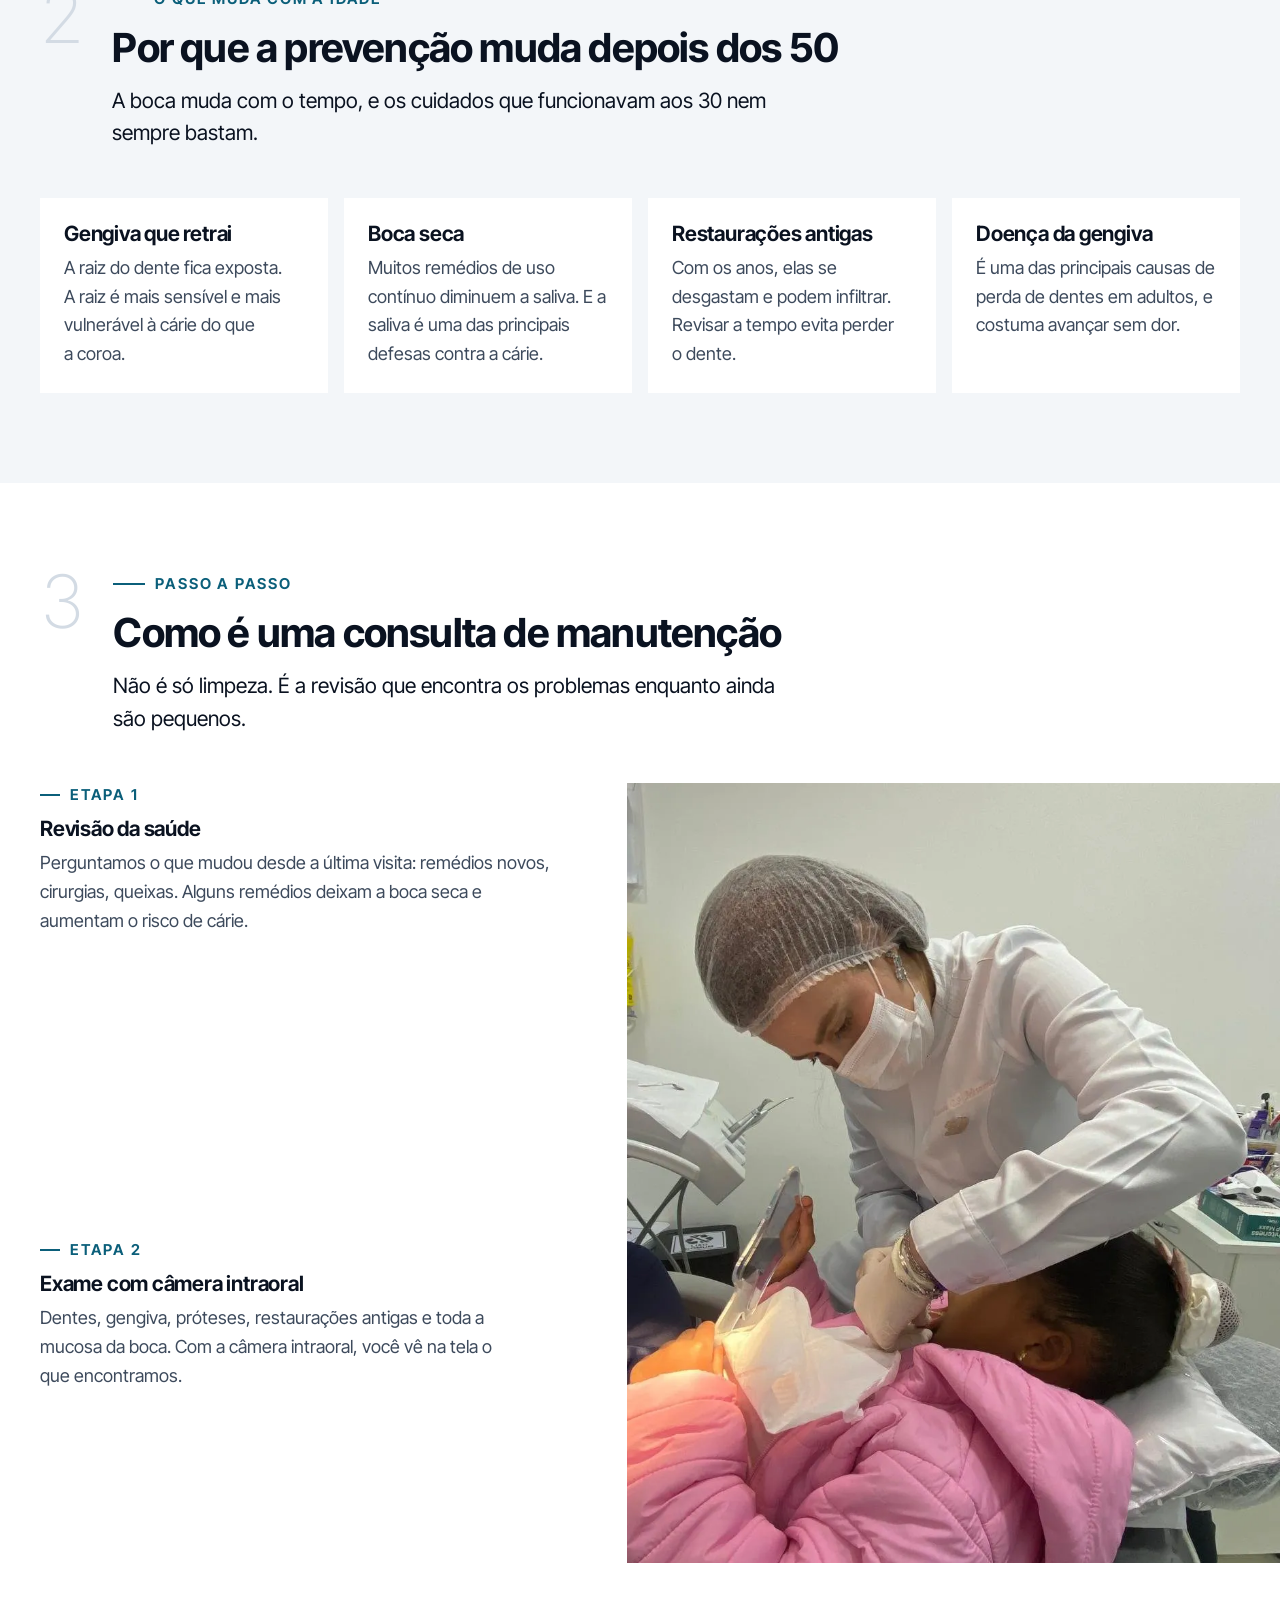
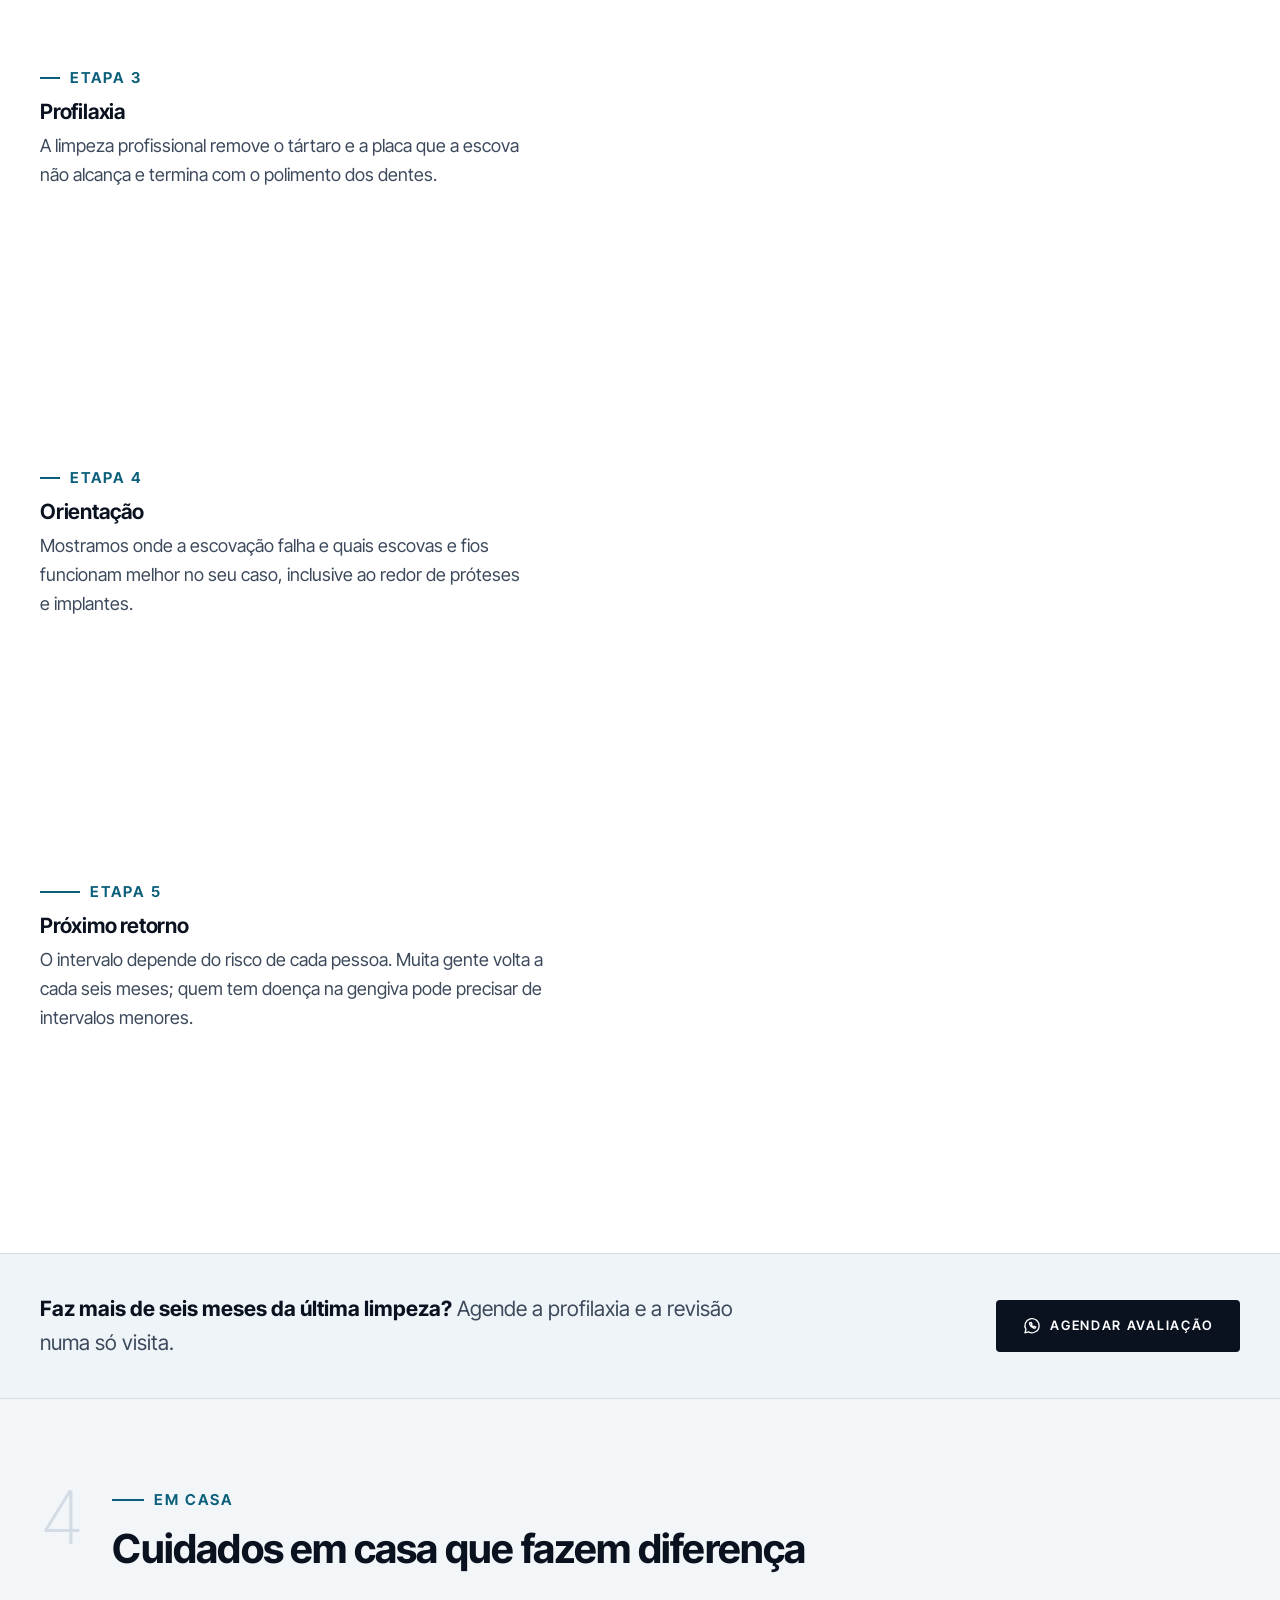
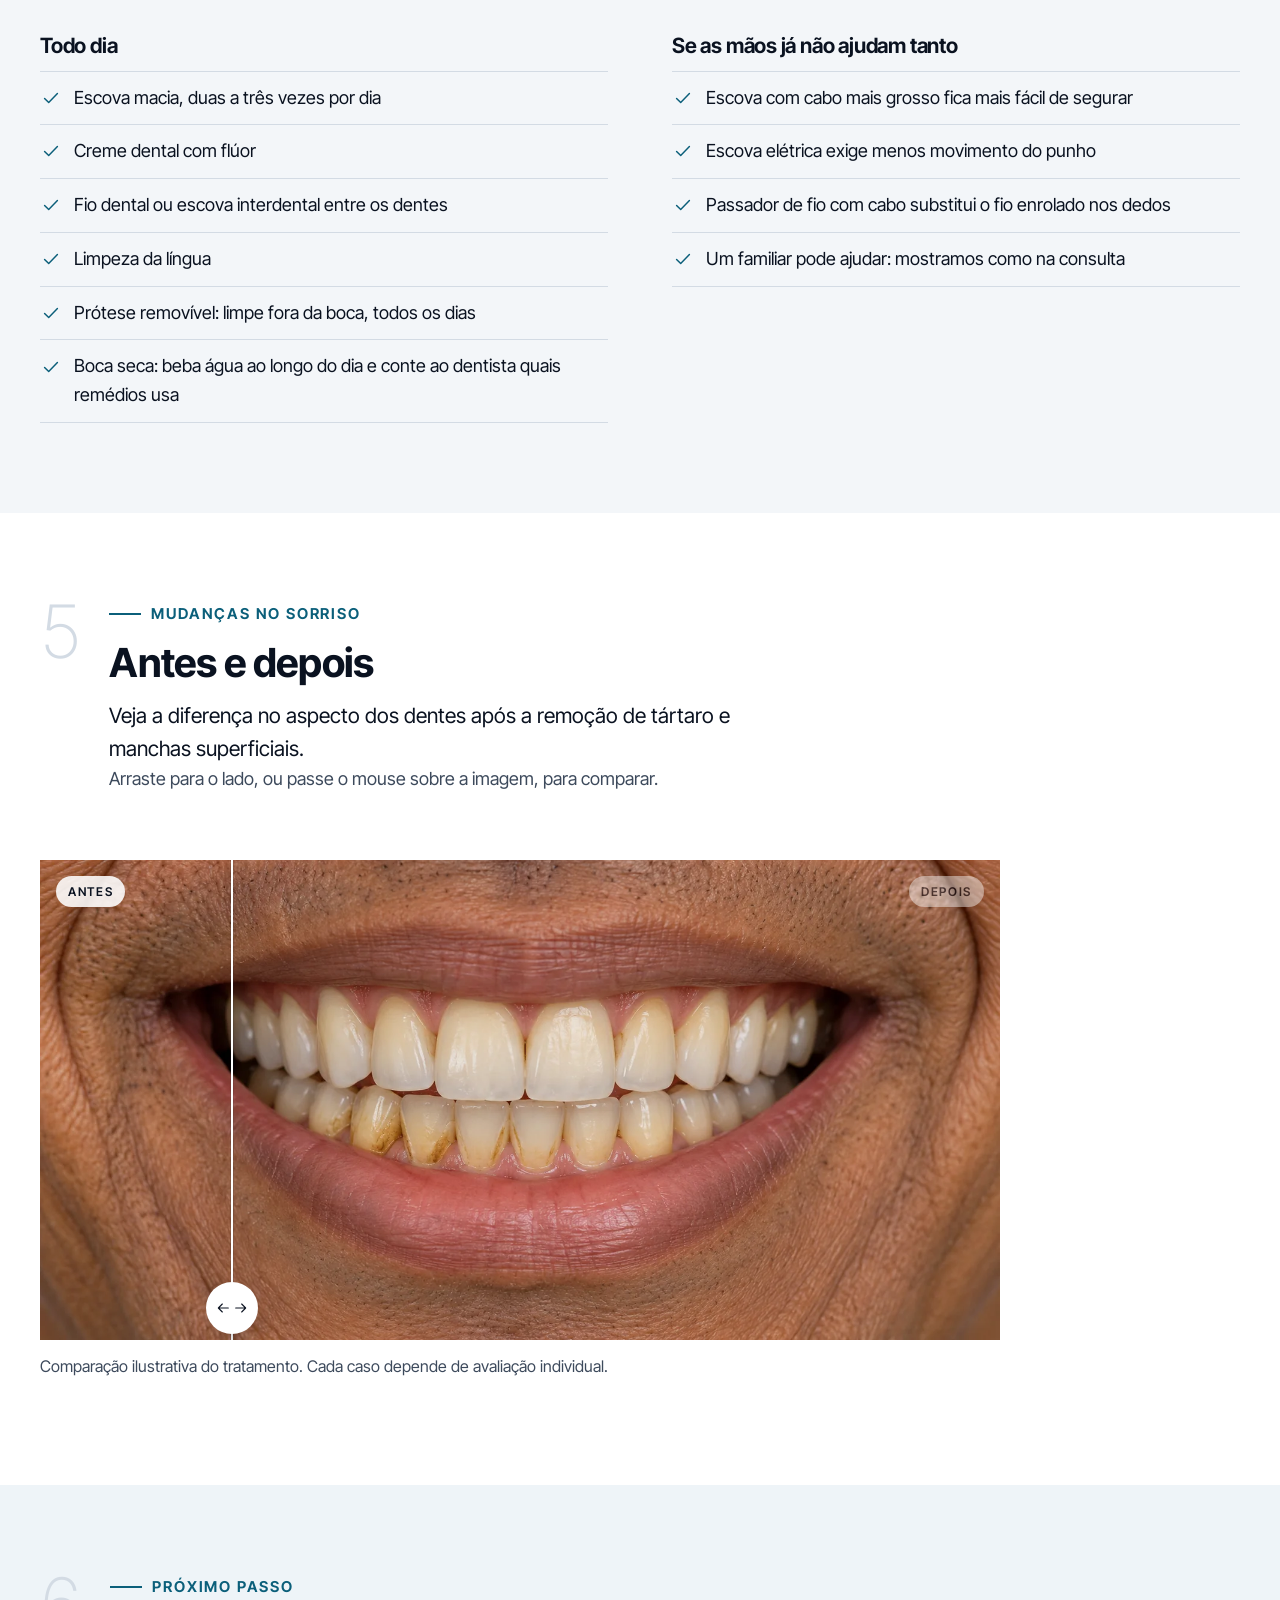
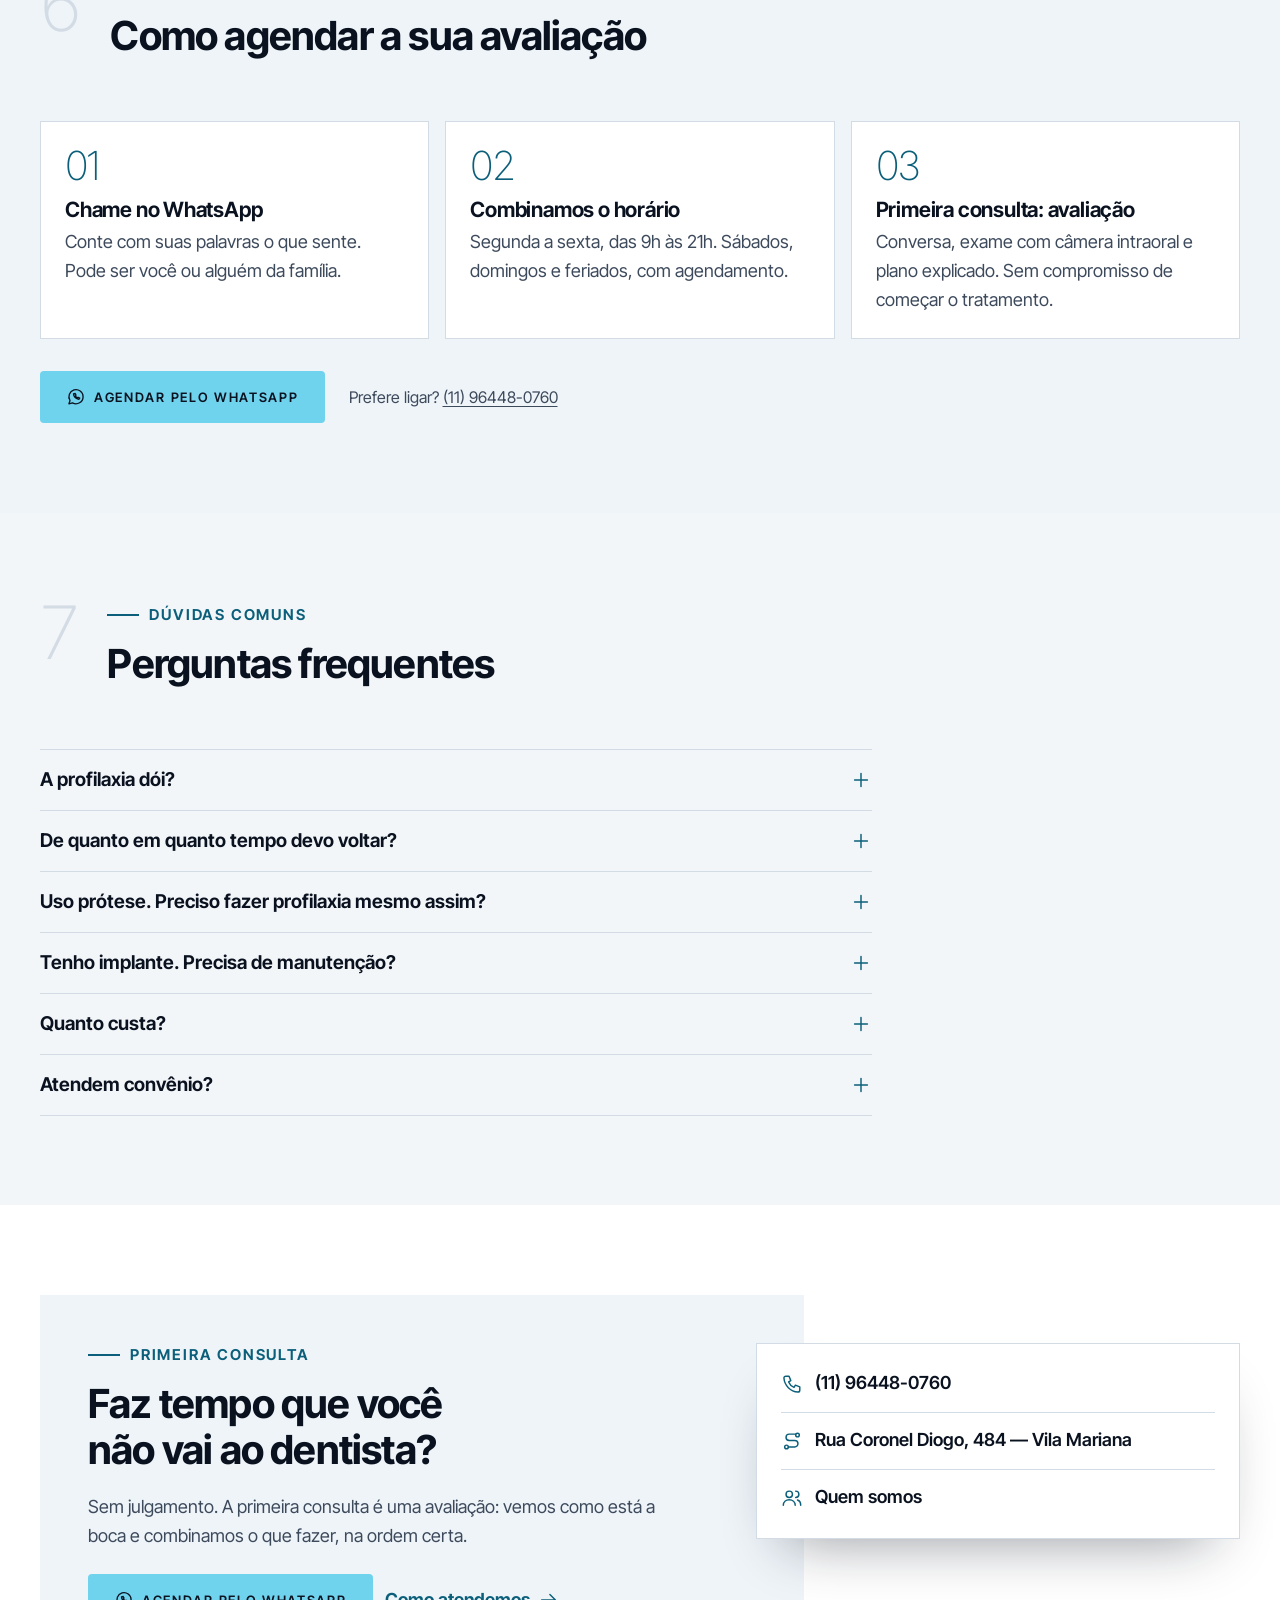
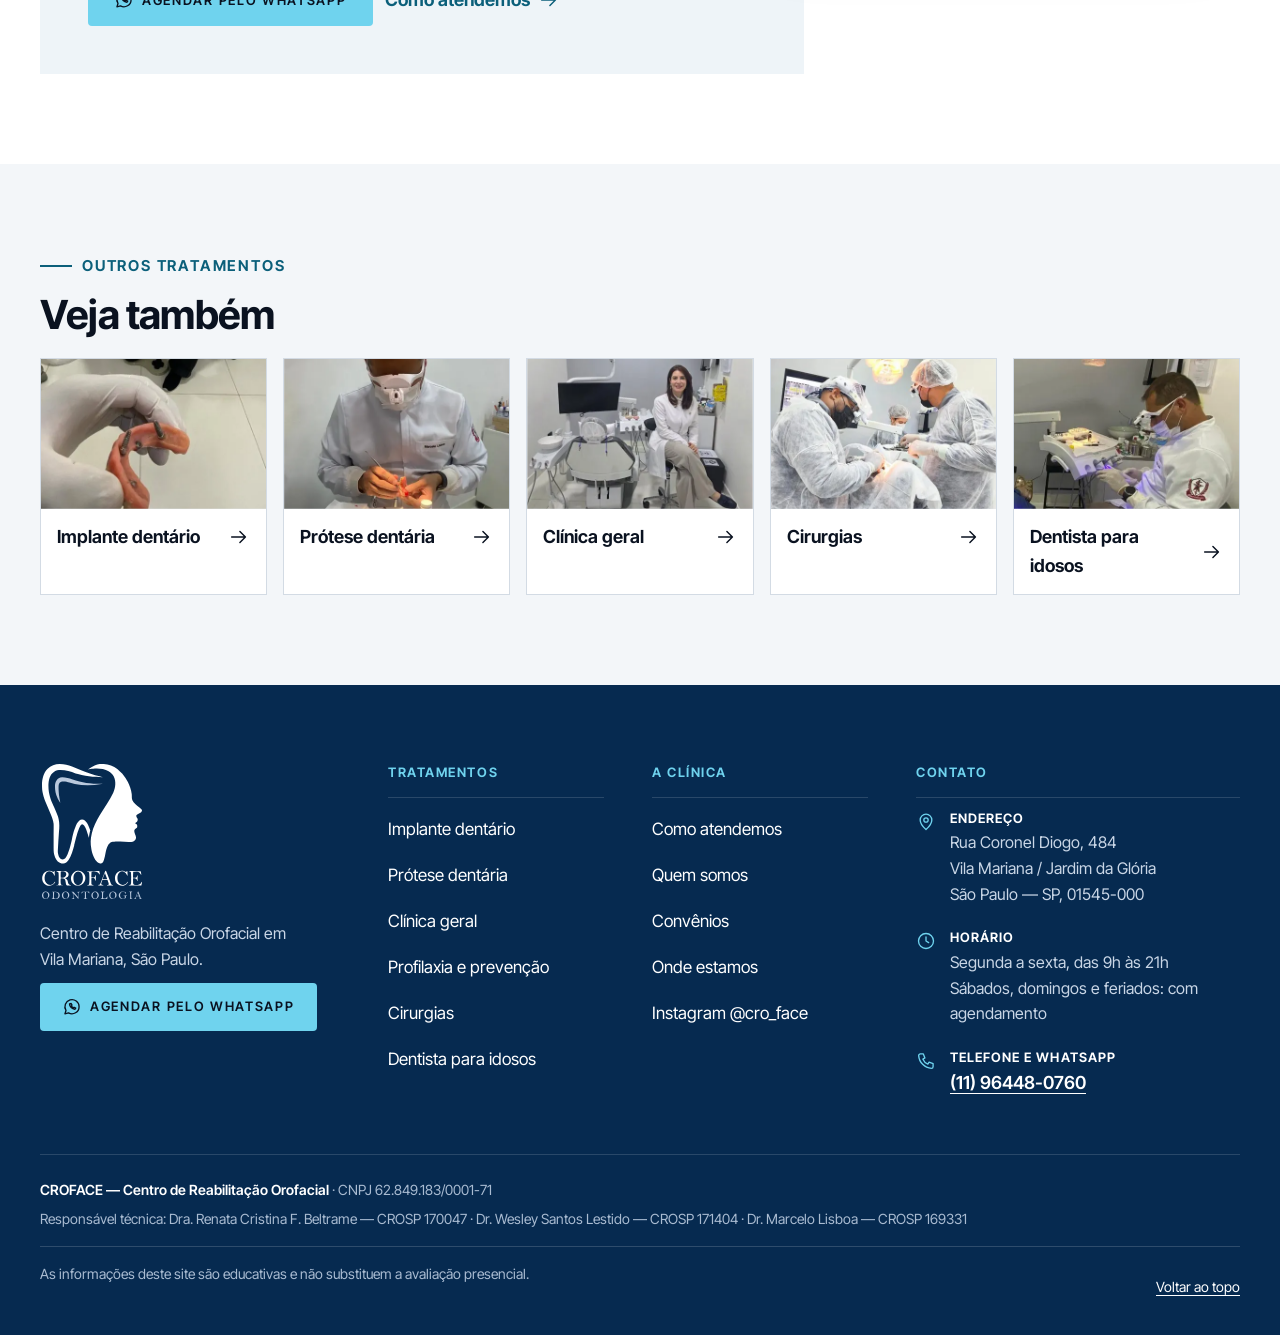
<file: limpeza-e-prevencao-vila-mariana/index.html>
<!DOCTYPE html>
<html lang="pt-BR">
<head>
<!--
  ============================================================
  CROFACE — site estático (HTML puro, sem build)

  COMO EDITAR SEM PROGRAMAR
  - O HEADER e o RODAPÉ se repetem em todas as páginas. Ao mudar algo
    neles, use "Localizar e substituir em todos os arquivos" do editor.
  - Telefone / WhatsApp: procure por  964480760  em todos os arquivos.
    Formato visível: (11) 96448-0760 · Formato de link: 5511964480760
  - Horário: procure por  HORARIO  · CRO dos profissionais: procure por  CRO
  - Tudo que ainda precisa ser confirmado está entre [COLCHETES].
  - Fotos: substitua os arquivos em /assets/img/ mantendo o MESMO nome
    (versão .jpg e versão .webp de cada foto).
  ============================================================
-->
<meta charset="utf-8">
<meta name="viewport" content="width=device-width, initial-scale=1">
<title>Profilaxia e limpeza dental em Vila Mariana | CROFACE</title>
<meta name="description" content="Profilaxia (limpeza dental profissional) e prevenção em Vila Mariana (SP): o que é, como é a consulta de manutenção, cuidados depois dos 50 e em casa.">
<link rel="canonical" href="https://croface.com.br/limpeza-e-prevencao-vila-mariana/">
<meta name="robots" content="index, follow, max-image-preview:large">
<meta name="theme-color" content="#ffffff">
<meta name="format-detection" content="telephone=no">
<meta property="og:type" content="website">
<meta property="og:locale" content="pt_BR">
<meta property="og:site_name" content="CROFACE — Centro de Reabilitação Orofacial">
<meta property="og:title" content="Profilaxia e limpeza dental em Vila Mariana">
<meta property="og:description" content="Gengiva que sangra, sensibilidade, dente quebrado ou escurecido: o que cada sinal indica e como é a manutenção.">
<meta property="og:url" content="https://croface.com.br/limpeza-e-prevencao-vila-mariana/">
<meta property="og:image" content="https://croface.com.br/assets/img/profilaxia-atendimento.jpg">
<meta property="og:image:type" content="image/jpeg">
<meta property="og:image:width" content="960">
<meta property="og:image:height" content="720">
<meta property="og:image:alt" content="Profilaxia e limpeza dental em Vila Mariana">
<meta name="twitter:card" content="summary_large_image">
<meta name="twitter:title" content="Profilaxia e limpeza dental em Vila Mariana">
<meta name="twitter:description" content="Gengiva que sangra, sensibilidade, dente quebrado ou escurecido: o que cada sinal indica e como é a manutenção.">
<meta name="twitter:image" content="https://croface.com.br/assets/img/profilaxia-atendimento.jpg">
<link rel="icon" href="/favicon.svg?v=3" type="image/svg+xml">
<link rel="icon" href="/favicon-32.png?v=3" sizes="32x32" type="image/png">
<link rel="apple-touch-icon" href="/apple-touch-icon.png?v=3">
<link rel="preload" href="/assets/fonts/inter-tight-var-latin.woff2" as="font" type="font/woff2" crossorigin>
<link rel="preload" as="image" type="image/webp" href="/assets/img/prevencao-capa.webp" fetchpriority="high">
<script src="/assets/js/intro.js?v=2"></script>
<link rel="stylesheet" href="/assets/css/site.css?v=64">
<script src="/assets/js/site.js?v=23" defer></script>
<script type="application/ld+json">
{
 "@context": "https://schema.org",
 "@graph": [
  {
   "@type": "Dentist",
   "@id": "https://croface.com.br/#clinica",
   "name": "CROFACE — Centro de Reabilitação Orofacial",
   "alternateName": "CROFACE",
   "taxID": "62.849.183/0001-71",
   "url": "https://croface.com.br/",
   "image": "https://croface.com.br/assets/img/og-croface.jpg",
   "logo": "https://croface.com.br/assets/img/logo-croface.png",
   "telephone": "+55-11-96448-0760",
   "address": {
    "@type": "PostalAddress",
    "streetAddress": "Rua Coronel Diogo, 484",
    "addressLocality": "São Paulo",
    "addressRegion": "SP",
    "postalCode": "01545-000",
    "addressCountry": "BR"
   },
   "hasMap": "https://www.google.com/maps/search/?api=1&query=Rua+Coronel+Diogo%2C+484%2C+S%C3%A3o+Paulo+SP",
   "areaServed": [
    "Vila Mariana",
    "Jardim da Glória",
    "São Paulo"
   ],
   "openingHours": "Mo-Fr 09:00-21:00",
   "sameAs": [
    "https://www.instagram.com/cro_face/"
   ],
   "medicalSpecialty": "Dentistry"
  },
  {
   "@type": "WebPage",
   "@id": "https://croface.com.br/limpeza-e-prevencao-vila-mariana/#pagina",
   "url": "https://croface.com.br/limpeza-e-prevencao-vila-mariana/",
   "name": "Profilaxia e limpeza dental em Vila Mariana | CROFACE",
   "description": "Profilaxia (limpeza dental profissional) e prevenção em Vila Mariana (SP): o que é, como é a consulta de manutenção, cuidados depois dos 50 e em casa.",
   "inLanguage": "pt-BR",
   "isPartOf": {
    "@type": "WebSite",
    "@id": "https://croface.com.br/#site",
    "name": "CROFACE",
    "url": "https://croface.com.br/"
   },
   "breadcrumb": {
    "@id": "https://croface.com.br/limpeza-e-prevencao-vila-mariana/#breadcrumb"
   },
   "about": {
    "@id": "https://croface.com.br/limpeza-e-prevencao-vila-mariana/#servico"
   }
  },
  {
   "@type": "BreadcrumbList",
   "@id": "https://croface.com.br/limpeza-e-prevencao-vila-mariana/#breadcrumb",
   "itemListElement": [
    {
     "@type": "ListItem",
     "position": 1,
     "name": "Início",
     "item": "https://croface.com.br/"
    },
    {
     "@type": "ListItem",
     "position": 2,
     "name": "Profilaxia e prevenção",
     "item": "https://croface.com.br/limpeza-e-prevencao-vila-mariana/"
    }
   ]
  },
  {
   "@type": "Service",
   "@id": "https://croface.com.br/limpeza-e-prevencao-vila-mariana/#servico",
   "name": "Profilaxia e prevenção",
   "serviceType": "Profilaxia (limpeza dental)",
   "provider": {
    "@id": "https://croface.com.br/#clinica"
   },
   "areaServed": {
    "@type": "Place",
    "name": "Vila Mariana, São Paulo — SP"
   }
  }
 ]
}
</script>
</head>
<body>
<div class="intro-loader" aria-hidden="true"><svg viewBox="3446 3562 15573 20921" focusable="false"><path class="lg-tooth" pathLength="1" d="M3745.7 6936.9c0,634.5 18.4,944.6 171.0,1553.5 78.3,312.5 213.4,747.6 329.3,1034.2l680.6 1605.4c218.9,492.6 513.3,1194.3 556.2,1729.8 19.2,240.0 0.6,1468.6 0.6,1817.4 0,610.5 0,1221.0 0,1831.5 0,553.6 15.8,890.1 215.6,1375.2 19.7,47.8 46.7,118.1 74.0,166.5 108.4,192.1 140.1,244.2 275.7,406.1 36.7,43.8 73.5,78.0 116.2,111.0 248.7,192.0 392.4,266.9 746.4,267.2l2.9 0c338.6,-0.3 625.9,-286.2 809.3,-540.3 397.7,-551.1 672.9,-1513.7 839.8,-2181.5 148.1,-592.7 732.4,-3187.1 1197.8,-3187.1 446.0,0 781.2,1338.1 917.4,1756.3 16.4,50.5 30.2,101.9 42.2,144.9 9.5,34.5 9.7,39.3 20.6,72.9l35.7 71.2c0,-209.6 94.4,-687.2 144.2,-898.5 61.1,-259.6 79.9,-145.9 -12.5,-396.2 -184.1,-498.4 -544.7,-1445.8 -1161.1,-1445.8 -167.6,0 -300.6,72.5 -396.9,151.2 -312.4,255.2 -485.6,655.1 -632.6,1025.1 -52.3,131.6 -93.9,263.7 -141.9,406.2 -94.9,282.3 -278.7,1003.9 -342.6,1328.4 -142.4,723.3 -447.6,1891.3 -771.9,2543.5 -113.6,228.4 -307.5,548.1 -601.6,548.1 -520.3,0 -748.6,-735.9 -748.6,-1283.4l93.3 -1684.7c0.4,-59.6 7.0,-67.1 11.6,-108.7l70.7 -1078.9c68.3,-617.4 89.0,-1345.7 -55.5,-1940.3 -30.2,-124.1 -57.1,-240.3 -95.0,-359.5 -162.3,-511.0 -272.5,-703.8 -460.6,-1156.9l-144.9 -322.9c-24.0,-58.1 -49.4,-109.4 -74.7,-165.8 -373.6,-831.7 -748.4,-1765.5 -748.4,-2968.1 0,-846.7 193.5,-1738.1 861.2,-2146.7 327.6,-200.5 573.1,-232.9 970.3,-232.9 755.9,0 1535.1,260.8 2237.6,489.6 120.7,39.3 233.7,64.4 354.3,100.2l559.6 135.5c801.5,159.0 1365.1,247.1 2209.3,290.6 288.0,14.8 587.1,40.1 882.3,40.1 -14.7,-12.8 10.2,-2.5 -32.7,-20.6 -6.9,-2.9 -46.7,-13.1 -52.3,-14.4 -43.1,-10.3 -65.2,-15.5 -107.5,-26.1 -71.6,-18.0 -128.3,-33.5 -199.7,-54.2 -947.7,-274.7 -1766.7,-531.8 -2693.8,-902.3l-1455.2 -590.1c-585.7,-234.8 -1106.1,-370.3 -1847.4,-370.4l-2.0 0c-672.5,0.1 -1343.0,240.5 -1800.7,698.5 -600.7,601.1 -845.5,1542.6 -845.5,2376.3z"/><path class="lg-arc" pathLength="1" d="M5684.2 7164.2c0,721.2 115.4,1183.6 366.5,1785.9 22.5,54.1 41.0,82.8 63.1,137.3l206.4 381.7c33.7,51.1 131.3,209.6 166,235.0l-85.8 -488.9c-30.3,-169.0 -53.2,-321.1 -78.5,-496.2 -46.5,-321.5 -165.7,-1481.2 -38.1,-1837.5 211.6,-590.8 1139.0,-328.6 1552.8,-225.2 273.9,68.4 549.6,155.3 829.8,212.9 1350.2,277.4 2637.9,224.7 3990.7,8.6l100.3 -19.9c19.2,-7.8 15.2,-7.3 25.6,-14.5 -1971.3,0 -2904.4,-145.0 -4563.7,-690.3 -469.7,-154.3 -1542.0,-456.3 -1981.8,-160.0 -74.7,50.3 -93.5,62.9 -155.6,125.0 -235.7,235.7 -397.7,648.3 -397.7,1046.1z"/><path class="lg-face" pathLength="1" d="M10617.3 4690.9c81.1,0 603.3,-102.0 802.0,-107.0 165.5,-4.2 336.8,-26.6 534.8,-26.6 559.0,0 1275.0,106.3 1759.1,393.2 321.3,190.5 593.9,435.0 763.3,774.1 394.1,789.0 280.4,1701.4 -62.1,2482.7 -486.9,1110.4 -1377.8,2308.8 -2026.6,3387.7 -492.1,818.3 -958.8,1756.0 -1179.5,2697.5 -212.8,908.4 -223.5,1483.4 -65.9,2413.3 106.2,626.6 415.1,1545.8 915.6,1958.7 104.9,86.5 253.4,156.8 399.5,170.6l99.5 0c84.3,-8.5 164.1,-40.1 229.7,-103.2 254.1,-244.3 363.3,-936.5 436.3,-1301.6 20.2,-100.9 37.8,-184.6 60.2,-287.3 20.7,-95.2 40.5,-188.0 66.8,-280.7 130.1,-459.0 327.0,-1070.7 821.3,-1250.8 309.9,-112.9 932.5,-106.4 1284.6,-77.5l1270.8 79.5c242.5,-13.4 545.1,-31.3 757.8,-137.8 195.3,-97.8 338.3,-271.5 338.3,-557.3 0,-176.9 -86.5,-363.7 -141.3,-500.3 -378.6,-943.5 328.5,-693.6 328.5,-1130.6 0,-139.3 2.5,-246.8 -103.0,-351.5 -39.4,-39.1 -163.7,-128.6 -217.8,-143.1 25.1,-34.2 124.5,-94.1 183.8,-150.4 151.4,-143.6 203.8,-185.5 203.8,-451.2 0,-226.0 -213.9,-235.7 -213.9,-534.7 0,-184.4 650.5,-334.2 802.6,-627.8 29.9,-57.7 47.4,-107.0 53.0,-151.2l0 -59.5c-11.0,-79.6 -68.3,-145.2 -168.0,-223.1 -287.1,-224.3 -838.2,-643.4 -1056.2,-922.3 -380.2,-486.3 -259.1,-719.5 -315.2,-1275.6 -59.1,-585.9 -324.7,-1310.8 -572.6,-1806.9 -240.2,-480.7 -444.6,-763.0 -775.2,-1189.9 -30.4,-39.3 -58.0,-66.6 -91.7,-108.8l-718.1 -672.1c-564.2,-422.6 -1288.9,-756.1 -2037.2,-756.3l-258 0c-234.5,1.7 -454.1,13.0 -697.1,74.7 -145.6,36.9 -273.7,75.4 -400.1,134.6 -334.2,156.6 -652.2,372.1 -958.2,579.1l-53.2 40.3z"/><path class="lg-word" pathLength="1" d="M3772.4 20987.7c0,301.4 14.2,495.7 194.9,754.2 34.3,49.2 80.2,105.1 122.2,145.1 84.2,80.2 207.1,160.7 314.7,206.6 457.5,194.9 938.2,70.4 1203.4,-286.6 16.9,-22.8 189.3,-231.1 76.3,-231.1 -42.5,0 -53.6,40.6 -72.8,74.2 -276.6,484.7 -834.9,597.2 -1253.8,89.4 -433.5,-525.5 -220.0,-1727.8 497.8,-1727.8 517.4,0 725.5,630.6 753.3,653.5 98.3,81.2 50.8,-132.2 48.7,-172.1 -8.0,-159.7 -8.7,-387.0 -40.0,-521.4 -80.1,1.7 -57.6,12.8 -97.7,62.6 -28.6,35.6 -50.7,46.7 -76.0,84.4 -414.9,-219.5 -784.6,-275.0 -1200.5,2.6 -152.4,101.7 -292.8,261.2 -367.5,434.6 -48.7,113.3 -103.0,276.6 -103.0,431.7z"/><path class="lg-word" pathLength="1" d="M6553.1 20987.7l-13.3 -307.4c0,-225.7 13.3,-403.5 13.3,-628.3 173.9,0 503.8,-103.7 692.2,83.1 213.4,211.6 197.8,605.1 -130.2,773.0 -113.3,58.0 -384.8,79.6 -562.0,79.6zm-628.3 -1002.6l0 40.1c204.1,47.5 264.3,21.0 300.3,247.7 13.4,84.3 0.0,170.5 12.7,254.6 16.0,106.1 7.7,981.3 7.7,1128.6 0,469.6 -156.8,386.4 -334.2,427.8l0 40.0c109.8,25.5 852.7,25.5 962.5,0 -26.9,-101.0 -140.0,-18.7 -237.6,-96.6 -88.0,-70.3 -71.8,-123.2 -91.0,-256.5 -24.5,-170.1 -5.5,-500.9 -5.5,-689.6 179.1,-41.7 412.1,-26.3 540.7,60.8 124.5,84.3 170.2,285.9 202.2,466.1 105.8,595.8 63.6,519.5 634.7,528.9l146.2 0.2 0 -53.4c-113.9,-26.5 -236.2,-16.2 -328.8,-152.4 -138.8,-204.2 -90.4,-513.3 -261.1,-701.3l-292.3 -202.2c69.2,-5.7 254.9,-84.4 311.9,-115.8 339.6,-187.4 397.6,-835.7 -303.6,-948.5 -92.9,-14.9 -724.2,-9.3 -850.9,-5.5l-414 27.1z"/><path class="lg-word" pathLength="1" d="M8451.5 21041.2c0,-280.3 55.7,-506.0 184.4,-697.9 205.1,-305.8 516.4,-410.0 822.7,-229.0 239.2,141.3 409.9,533.3 409.9,833.3 0,349.7 -14.9,480.8 -173.6,788.9 -84.2,163.6 -264.2,334.0 -468.1,334.0 -192.8,0 -251.8,2.9 -425.5,-109.2 -249.1,-160.9 -349.8,-621.6 -349.8,-920.1zm-374.3 13.3c0,165.5 34.9,342.7 83.8,464.2 29.3,72.9 51.1,119.3 89.7,177.6 187.4,283.3 499.4,490.7 900.3,470.6 190.6,-9.5 308.2,-36.8 441.5,-105.1 225.3,-115.5 425.8,-330.1 539.1,-557.1 142.9,-286.4 147.5,-641.4 17.5,-931.4l-150.3 -237.3c-115.4,-128.1 -163.0,-201.1 -359.8,-295.2 -345.3,-165.1 -773.2,-115.8 -1082.5,116.0 -269.8,202.4 -479.3,556.3 -479.3,897.6z"/><path class="lg-word" pathLength="1" d="M10497.0 20025.2c8.7,105.4 98.3,37.6 209.4,84.6 75.2,31.8 97.5,102.5 108.0,186.1 27.9,223.3 91.0,1650.9 -68.1,1756.6 -55.9,37.1 -138.0,22.2 -177.2,38.5 -56.8,23.7 -24.2,20.1 -18.6,32.9 7.5,17.7 -12.6,29.1 92.5,27.7l362.1 -14.6c146.5,-0.2 331.7,42.1 454.4,13.5 -12.6,-151.7 -320.8,46.1 -320.8,-320.8l0 -788.7c176.5,0 386.7,-21.9 498.3,103.3 32.6,36.6 54.8,75.4 68.4,132.0 17.2,72.0 -2.9,114.8 48.2,152.3 70.6,-18.8 54.1,-85.3 53.5,-173.7 -0.8,-124.1 14.1,-638.8 -0.0,-668.5 -129.3,2.8 -8.4,102.9 -143.4,257.6 -126.5,145.0 -313.4,116.6 -525.0,116.6 0,-105.8 8.0,-771.7 25.0,-817.1 18.3,-49.0 41.5,-44.6 104.4,-55.9 406.5,-73.2 818.5,-6.7 1044.1,341.3 13.9,21.5 29.1,52.2 52.0,62.8 84.5,38.9 31.2,-145.2 9.8,-258.5 -12.4,-66.0 -22.2,-248.3 -85.8,-248.3l-1791.4 40.1z"/><path class="lg-word" pathLength="1" d="M12823.2 21201.6c47.4,-98.7 276.5,-820.4 360.9,-882.3 23.4,100.4 123.0,316.6 165.4,436.1 28.4,80.0 53.6,143.5 84.6,222.8l84.1 223.3c-114.6,0 -248.9,6.5 -361.0,0.0 -164.9,-9.5 -163.8,-0.0 -334.1,-0.0zm445.2 -1270.0l23.1 0c26.0,8.5 54.5,46.2 87.5,125.9l405 1052.2c74.9,207.4 149.5,413.5 228.9,613.3 31.6,79.5 84.8,219.6 137.0,277.3 113.0,125.1 254.2,32.6 264.0,150.3 -67.2,15.6 -340.6,-13.3 -467.9,-13.3 -123.6,0 -434.7,22.3 -481.2,0 7.2,-86.9 35.1,-36.4 167.7,-72.9 278.3,-76.6 -57.0,-549.8 -74.1,-755.9l-775.4 0c-15.5,186.3 -329.0,629.7 -35.1,743.6 142.5,55.2 172.9,1.3 182.1,85.2 -55.7,26.7 -300.6,0 -401.0,0 -114.2,0 -295.6,15.2 -360.9,0 13.4,-161.0 189.6,88.6 385.7,-443.1 184.3,-499.9 366.3,-1009.6 571.1,-1501.0 50.1,-120.3 92.5,-244.9 143.4,-261.6z"/><path class="lg-word" pathLength="1" d="M14668.1 21014.5c0,491.9 169.9,850.2 614.7,1069.7 419.6,207.0 894.3,98.8 1193.3,-237.5 230.6,-259.4 125.2,-358.1 32.4,-194.8 -20.5,36.2 -33.2,56.2 -56.7,90.2 -217.2,314.8 -607.3,421.0 -945.9,226.0 -175.5,-101.0 -334.3,-313.3 -401.8,-507.2 -67.2,-193.1 -66.9,-373.9 -61.9,-580.5 1.4,-60.4 16.9,-140.2 30.3,-196.9 183.2,-774.6 962.8,-980.7 1391.5,-101.2 28.0,57.5 24.5,92.6 89.1,97.9 25.2,-52.5 -5.7,-447.5 -14.0,-560.8 -6.5,-89.9 -5.4,-147.7 -52.8,-147.7 -60.1,0 -10.1,46.4 -160.4,147.0l-262.2 -125.4c-417.8,-139.3 -805.3,-17.0 -1078.0,255.6 -180.7,180.7 -317.4,491.7 -317.4,765.4z"/><path class="lg-word" pathLength="1" d="M16793.8 19985.1c8.4,101.8 106.8,50.5 216.7,130.8 90.8,66.3 49.7,148.7 67.6,279.9 13.9,102 5.6,218.5 9.2,338.3 1.8,62.5 19.7,90.3 12.3,157.5 -35.4,319.6 59.3,1002.8 -102.5,1128.3 -78.5,60.8 -183.1,44.7 -214.8,52.5 -57.4,14.0 -36.9,4.8 -42.0,51.4 67.8,32.5 215.4,13.4 307.4,13.3 121.7,-0.0 197.3,14.1 307.3,13.5 221.4,-1.2 411.2,13.1 641.8,13.1l628.3 0c2.8,-126.1 148.0,-477.9 93.5,-574.8 -140.7,37.5 -73.2,494.6 -909.0,494.6 -425.5,0 -427.8,-180.9 -427.8,-561.5 0,-525.8 -28.4,-466.0 79.7,-456.4 92.4,8.2 226.2,-7.8 352.2,51.1 132.8,62.2 160.5,184.8 196.3,338.4l53.4 0c0,-114.3 -6.6,-596.4 7.7,-687.5 8.4,-53.3 21.6,-180.9 -38.7,-140.3 -69.2,46.6 -33.8,346.5 -410.1,346.5l-240.6 0c0,-163.2 -5,-430.5 11.4,-576.8 5.8,-52.4 -0.0,-106.1 1.5,-158.9 1.9,-68.1 13.8,-73.3 13.8,-146.6 69.7,0 81.3,-8.2 134.3,-12.6l276.3 -10.4c122.4,10.2 267.4,5.4 378.5,62.8 139.9,72.2 212.5,164 303.3,284.8 16.6,22.1 122.3,211.7 115.6,74.2 -3.3,-68.5 -73.5,-440.2 -98.6,-492.3 -450.0,0 -867.5,10.4 -1310.1,-13.4 -68.1,-3.6 -396.8,-19.9 -414.5,0.0z"/><path class="lg-sub" pathLength="1" d="M3932.8 23594.7c0,-95.5 46.8,-251.0 87.8,-313.2 235.8,-358.3 634.1,-94.0 634.1,259.7l0 133.6c0,197.8 -131.0,454.5 -320.8,454.5 -150.2,0 -243.0,-20.7 -321.4,-173.2 -38.6,-75.1 -79.6,-247.1 -79.6,-361.5zm-187.1 -13.3l0 93.5c0,257.6 237.8,508.0 494.6,508.0l80.2 0c254.5,0 534.7,-259.5 534.7,-601.6 0,-492.3 -725.0,-765.8 -1042.5,-213.7 -21.5,37.5 -67.0,156.4 -67.0,213.7z"/><path class="lg-sub" pathLength="1" d="M5764.4 24142.8c-275.2,0 -228.1,-164 -227.7,-481.7l23.4 -377.5c22.1,-170.8 -66.1,-156.7 204.2,-156.7 428.7,0 569.3,578.5 317.1,878.6 -69.2,82.4 -170.2,137.3 -317.1,137.3zm97.7 40.1l-203.1 0c-65.5,-3.0 -103.9,-13.9 -188.6,-13.4l-294.2 0.0c113.8,-155.3 213.9,231.9 213.9,-695.1 0,-307.8 19.8,-335.4 -147.0,-374.3l0 -26.7c70.9,0 143.8,-1.6 214.5,-0.4 37,0.6 76.5,7.7 94.7,8.2 138.2,4.0 437.8,-50.1 649.6,129.6 346.1,293.7 215.6,804.4 -141.3,934.1 -63.3,23.0 -126.7,33.8 -198.3,38.1z"/><path class="lg-sub" pathLength="1" d="M6914.1 23608.1c0,-218.6 125.6,-494.6 334.2,-494.6l53.4 0c186.8,0 334.2,237.1 334.2,427.8l0 133.6c0,197.8 -131.0,454.5 -320.8,454.5 -150.2,0 -243.0,-20.7 -321.4,-173.2 -36.0,-70.1 -79.6,-241.3 -79.6,-348.1zm394.4 574.8l-100.9 0c-62.6,-5.9 -125.7,-23.1 -186.9,-53.1 -37.2,-18.2 -50.3,-23.6 -83.2,-50.4 -24.2,-19.6 -46.9,-34.8 -65.3,-54.9 -122.9,-134.6 -145.1,-250.2 -145.1,-429.7 0,-148.2 104.2,-301.9 183.4,-378.0 365.6,-350.8 926.1,-56.7 926.1,364.6 0,329.1 -247.1,574.9 -527.9,601.6z"/><path class="lg-sub" pathLength="1" d="M8170.8 23126.8c192.2,4.2 213.9,244.5 213.9,401.0 0,502.1 57.7,601.6 -187.1,601.6l0 40.1c109.2,0 396.0,21.1 467.9,-13.3 -34.8,-47.5 -17.4,-16.9 -87.9,-32.4 -130.1,-28.6 -117.4,-151.3 -127.0,-274.0 -12.2,-157.3 -12.3,-332.0 -12.3,-509.0 37.2,24.9 52.1,59.4 90.1,96.9 129.1,127.2 419.7,498.7 554.8,635.0 22.1,22.3 23.6,23.1 43.9,49.6 30.2,39.2 7.6,33.3 59.6,47.2 39.1,-81.5 14.3,-787.6 27.7,-908.0 10.7,-96.5 77.5,-134.6 186.1,-134.6l0 -40.1 -454.5 40.1c274.6,6.1 213.9,249.4 213.9,628.3 0,67.1 -12.0,59.8 -13.3,120.3 -54.0,-36.2 -162.3,-181.4 -210.3,-230.8l-152.6 -168.2c-24.1,-30.1 -25.1,-35.7 -54.7,-65.5l-149.4 -171.4c-158.4,-203.9 -141.1,-152.7 -408.7,-152.7l0 40.1z"/><path class="lg-sub" pathLength="1" d="M9668.1 23354.0l40.1 0c21.7,-93.1 81.3,-150.2 160.0,-187.5 92.2,-43.7 190.0,-35.0 294.5,-26.3 0,101.2 37.4,818.8 -12.7,923.1 -14.0,29.2 -36.3,47.9 -75.5,58.1 -75.6,19.7 -81.2,-18.1 -98.9,48.1 117.1,0 505.1,20.1 574.8,-13.3 -45.5,-62.1 -159.8,7.3 -196.9,-110.5 -27.8,-88.3 -14.9,-332.1 -16.4,-451.5 -0.8,-71.9 -12.1,-78.8 -14.5,-146.2l13.9 -307.7c191.7,0 309.3,-24.0 419.7,141.7 34.6,51.9 21.3,43.8 74.9,72.1 12.3,-53.0 -5.5,-239.9 -19.9,-260.7 -23.3,-33.6 -89.5,-21.6 -134.6,-14.4 -161.8,26 -940.6,-5.7 -941.5,-5.5 -65.3,14.3 -66.8,212.4 -66.8,280.7z"/><path class="lg-sub" pathLength="1" d="M11726.9 24129.4c-136.8,0 -240.7,-26.6 -312.3,-168.9 -94.7,-188.1 -111.5,-504.0 7.0,-684.5 209.2,-318.4 639.5,-167.6 639.5,358.8 0,216.1 -125.1,494.6 -334.2,494.6zm-23.2 -1069.5l55.2 0c124.7,6.6 247.5,58.7 345.6,170.4 381.1,434.2 -32.1,952.5 -391.0,952.5l-80.2 0c-275.8,0 -494.6,-263.3 -494.6,-561.4 0,-303.4 278.9,-546.5 564.9,-561.5z"/><path class="lg-sub" pathLength="1" d="M12555.8 23113.4c111.1,2.4 173.8,60.0 173.8,173.8l0 681.8c0,123.2 -66.4,171.1 -187.1,173.8l0 26.7c97.6,22.7 773.2,0 962.5,0 8.9,-107.6 53.4,-237.3 53.4,-347.5l-40.1 0c-22.3,95.7 -170.4,253.1 -264.6,283.4 -28.3,9.1 -215.3,23.5 -249.5,17.9 -159.4,-25.8 -114.0,-198.3 -114.0,-488.5 0,-131.8 14.5,-231.7 12.9,-347.9 -2.2,-168.2 59.2,-143.5 187.5,-173.4l0 -26.7c-96.8,-23.1 -51.8,-15.3 -164.5,-3.2 -52.6,5.6 -65.4,-7.2 -116.1,-10.1 -78.9,-4.5 -173.4,0.0 -254.1,0.0l0 40.1z"/><path class="lg-sub" pathLength="1" d="M14414.1 24129.4c-140.5,0 -243.7,-5.6 -333.9,-160.7 -170.0,-292.5 -70.7,-855.3 253.7,-855.3l53.4 0c264.4,0 446.0,460.4 254.2,829.1 -23.1,44.4 -46.6,82.9 -83.1,117.3 -28.3,26.7 -94.7,69.5 -144.3,69.5zm-30.6 53.4l-106.8 0c-116.5,-12.2 -233.0,-64.9 -334.1,-170.1 -81.1,-84.3 -143.3,-230.2 -143.3,-391.4 0,-71.1 35.9,-179.1 61.9,-232.1 209.5,-427.9 840.9,-445.9 1019.4,19.7 145.1,378.6 -155.1,739.4 -497.0,773.8z"/><path class="lg-sub" pathLength="1" d="M15243.0 23594.7l0 80.2c0,260.3 277.2,508.0 534.7,508.0 269.1,0 278.0,-18.3 521.3,-147.0l13.3 -307.4c146.9,-77.7 102.1,-5.5 147.0,-66.8 -44.7,-61.0 -131.0,-14.1 -240.1,-12.8 -93.1,1.1 -187.9,-0.5 -281.2,-0.5 20.9,78.3 58.3,17.0 134.3,52.8 85.6,40.3 66.2,173.6 66.2,281.3 0,42.6 -61.2,88.7 -91.0,109.4 -103.5,71.8 -230.9,58.3 -336.9,11.1 -142.4,-63.4 -267.1,-239.5 -267.1,-414.7 0,-195.4 -0.5,-270.8 120.0,-441.4 145.5,-205.9 494.0,-208.9 671.6,77.6 33.4,54.0 28.6,93.2 90.6,109.8 0,-68.8 -8.5,-137.5 -16.7,-210.5 -21.4,-189.7 -38.9,-70.1 -76.8,-70.1 -73.8,0 -110.3,-31.7 -162.1,-51.7 -64.4,-24.9 -128.9,-38.2 -192.1,-41.8l-67.9 0c-309.3,16.9 -567.0,265.1 -567.0,534.7z"/><path class="lg-sub" pathLength="1" d="M16807.2 23086.7c64.4,87.9 135.3,-50.7 133.7,267.3 -0.7,145.6 13.3,248.7 13.3,401.1 0,124.9 -13.3,203.2 -13.3,334.2 -138.4,92.7 -68.2,-4.2 -120.3,66.8 69.2,33.2 336.1,13.3 441.1,13.3 -45.5,-170.4 -160.4,239.3 -160.4,-601.6 0,-622.8 73.6,-362.8 160.4,-481.2 -43.3,-24.3 -437.0,-21.3 -454.5,0z"/><path class="lg-sub" pathLength="1" d="M18090.6 23260.5c22.7,97.5 129.3,294.4 160.4,427.8l-334.2 0c4.5,-54.2 87.5,-257.3 116.3,-324.7l57.4 -103.0zm628.3 882.3l0 40.0c-57.9,-1.2 -54.7,-11.9 -119.8,-13.8l-361.4 -26.2c111.7,-26.0 167.8,-12.2 119.3,-159.2 -20.5,-62.3 -52.3,-172.4 -79.2,-228.4l-387.7 0c-46.6,97.2 -80.2,190.3 -80.2,334.2 66.9,44.8 60.2,33.2 147.0,53.4l-387.7 26.7c18.8,-70.5 58.6,-15.9 124.3,-89.5 64.9,-72.8 253.2,-627.5 309.0,-760.4 74.1,-176.4 81.0,-257.7 168.1,-259.6l228.9 586.5c36.7,102.2 71.1,196.5 112.8,301.6 42.4,107.2 64.3,191.5 206.3,194.7z"/></svg></div>
<a class="skip-link" href="#conteudo">Pular para o conteúdo</a>

<!-- ============================================================
     HEADER (igual em todas as páginas)
     ============================================================ -->
<header class="site-header">
  <a class="brand" href="/" aria-label="CROFACE — Centro de Reabilitação Orofacial, página inicial">
    <img class="brand__logo" src="/assets/img/logo-croface-h.svg" alt="" width="176" height="64">
  </a>

  <div class="header-center">
    <div class="utility">
      <a class="utility__link" href="https://wa.me/5511964480760?text=Ol%C3%A1%2C%20gostaria%20de%20agendar%20uma%20avalia%C3%A7%C3%A3o%20na%20CROFACE." target="_blank" rel="noopener" data-evento="whatsapp_utilitaria"><svg class="icon" aria-hidden="true"><use href="/assets/icons.svg#i-whatsapp"/></svg><span class="utility__txt">WhatsApp<span class="utility__num"> (11) 96448-0760</span></span></a>
      <a class="utility__link" href="tel:+5511964480760" data-evento="telefone_utilitaria"><svg class="icon" aria-hidden="true"><use href="/assets/icons.svg#i-phone"/></svg><span class="utility__txt">Ligar</span></a>
      <a class="utility__link utility__link--address" href="/#onde-estamos"><svg class="icon" aria-hidden="true"><use href="/assets/icons.svg#i-pin"/></svg><span>Rua Coronel Diogo, 484 · Vila Mariana</span></a>
    </div>

    <nav class="nav" aria-label="Navegação principal">
      <ul class="nav__list">
        <li class="nav__item nav__item--mega">
          <a class="nav__link nav__trigger" href="/#queixas" aria-expanded="false" aria-controls="mega-queixas">Queixas <svg class="icon icon--xs nav__caret" aria-hidden="true"><use href="/assets/icons.svg#i-chevron"/></svg></a>
          <div class="mega" id="mega-queixas">
            <div class="mega__inner">
              <ul class="mega__row"><li><a class="mega__tile" href="/clinica-geral-vila-mariana/#dor-de-dente"><span class="mega__icon"><svg class="icon" aria-hidden="true"><use href="/assets/icons.svg#i-tooth-pain"/></svg></span><span>Dor de dente</span></a></li><li><a class="mega__tile" href="/clinica-geral-vila-mariana/#dente-quebrado"><span class="mega__icon"><svg class="icon" aria-hidden="true"><use href="/assets/icons.svg#i-tooth-broken"/></svg></span><span>Dente quebrado</span></a></li><li><a class="mega__tile" href="/protese-dentaria-vila-mariana/#protese-que-incomoda"><span class="mega__icon"><svg class="icon" aria-hidden="true"><use href="/assets/icons.svg#i-denture"/></svg></span><span>Prótese que machuca ou solta</span></a></li><li><a class="mega__tile" href="/dentista-para-idosos-vila-mariana/#mastigacao"><span class="mega__icon"><svg class="icon" aria-hidden="true"><use href="/assets/icons.svg#i-chew"/></svg></span><span>Dificuldade para mastigar</span></a></li><li><a class="mega__tile" href="/clinica-geral-vila-mariana/#bruxismo"><span class="mega__icon"><svg class="icon" aria-hidden="true"><use href="/assets/icons.svg#i-jaw"/></svg></span><span>Dor na mandíbula</span></a></li><li><a class="mega__tile" href="/clinica-geral-vila-mariana/#gengiva"><span class="mega__icon"><svg class="icon" aria-hidden="true"><use href="/assets/icons.svg#i-drop"/></svg></span><span>Gengiva que sangra</span></a></li><li><a class="mega__tile" href="/clinica-geral-vila-mariana/#dente-escurecido"><span class="mega__icon"><svg class="icon" aria-hidden="true"><use href="/assets/icons.svg#i-tooth-dark"/></svg></span><span>Dente escurecido</span></a></li><li><a class="mega__tile" href="/clinica-geral-vila-mariana/#sensibilidade"><span class="mega__icon"><svg class="icon" aria-hidden="true"><use href="/assets/icons.svg#i-bolt"/></svg></span><span>Sensibilidade</span></a></li><li><a class="mega__tile" href="/implante-dentario-vila-mariana/"><span class="mega__icon"><svg class="icon" aria-hidden="true"><use href="/assets/icons.svg#i-gap"/></svg></span><span>Falta de dentes</span></a></li></ul>
              <div class="mega__foot">
                <p>Não encontrou o que sente? Descreva com suas palavras.</p>
                <a class="btn btn--outline-dark" href="https://wa.me/5511964480760?text=Ol%C3%A1%2C%20quero%20descrever%20uma%20queixa%20e%20saber%20se%20voc%C3%AAs%20atendem." target="_blank" rel="noopener" data-evento="whatsapp_megamenu">Explicar pelo WhatsApp <svg class="icon" aria-hidden="true"><use href="/assets/icons.svg#i-arrow"/></svg></a>
              </div>
            </div>
          </div>
        </li>
        <li class="nav__item nav__item--mega">
          <a class="nav__link nav__trigger is-section" href="/#tratamentos" aria-expanded="false" aria-controls="mega-tratamentos">Tratamentos <svg class="icon icon--xs nav__caret" aria-hidden="true"><use href="/assets/icons.svg#i-chevron"/></svg></a>
          <div class="mega" id="mega-tratamentos">
            <div class="mega__inner">
              <ul class="mega__thumbs"><li><a class="mega__thumb" href="/implante-dentario-vila-mariana/"><picture><source type="image/webp" srcset="/assets/img/implante-thumb.webp"><img src="/assets/img/implante-thumb.jpg" alt="Prótese sobre implantes nas mãos do dentista" width="480" height="360" loading="lazy" decoding="async"></picture><span>Implante dentário <svg class="icon icon--sm" aria-hidden="true"><use href="/assets/icons.svg#i-arrow"/></svg></span></a></li><li><a class="mega__thumb" href="/protese-dentaria-vila-mariana/"><picture><source type="image/webp" srcset="/assets/img/protese-capa-thumb.webp"><img src="/assets/img/protese-capa-thumb.jpg" alt="Dr. Marcelo Lisboa ajusta uma prótese na bancada" width="480" height="360" loading="lazy" decoding="async"></picture><span>Prótese dentária <svg class="icon icon--sm" aria-hidden="true"><use href="/assets/icons.svg#i-arrow"/></svg></span></a></li><li><a class="mega__thumb" href="/clinica-geral-vila-mariana/"><picture><source type="image/webp" srcset="/assets/img/clinica-thumb.webp"><img src="/assets/img/clinica-thumb.jpg" alt="Dra. Renata Beltrame no consultório da CROFACE" width="480" height="360" loading="lazy" decoding="async"></picture><span>Clínica geral <svg class="icon icon--sm" aria-hidden="true"><use href="/assets/icons.svg#i-arrow"/></svg></span></a></li><li><a class="mega__thumb" href="/limpeza-e-prevencao-vila-mariana/" aria-current="page"><picture><source type="image/webp" srcset="/assets/img/profilaxia-atendimento-thumb.webp"><img src="/assets/img/profilaxia-atendimento-thumb.jpg" alt="Dra. Renata Beltrame faz a profilaxia de um paciente no consultório da CROFACE" width="480" height="360" loading="lazy" decoding="async"></picture><span>Profilaxia e prevenção <svg class="icon icon--sm" aria-hidden="true"><use href="/assets/icons.svg#i-arrow"/></svg></span></a></li><li><a class="mega__thumb" href="/cirurgias-odontologicas-vila-mariana/"><picture><source type="image/webp" srcset="/assets/img/cirurgia-equipe-thumb.webp"><img src="/assets/img/cirurgia-equipe-thumb.jpg" alt="Dr. Wesley Lestido e Dr. Marcelo Lisboa durante uma cirurgia no consultório da CROFACE" width="480" height="360" loading="lazy" decoding="async"></picture><span>Cirurgias <svg class="icon icon--sm" aria-hidden="true"><use href="/assets/icons.svg#i-arrow"/></svg></span></a></li><li><a class="mega__thumb" href="/dentista-para-idosos-vila-mariana/"><picture><source type="image/webp" srcset="/assets/img/idosos-thumb.webp"><img src="/assets/img/idosos-thumb.jpg" alt="Dr. Marcelo Lisboa em atendimento a paciente idosa" width="480" height="360" loading="lazy" decoding="async"></picture><span>Dentista para idosos <svg class="icon icon--sm" aria-hidden="true"><use href="/assets/icons.svg#i-arrow"/></svg></span></a></li></ul>
              <div class="mega__foot">
                <p>Não sabe qual é o seu caso? Tudo começa por uma avaliação.</p>
                <a class="btn btn--outline-dark" href="/como-atendemos/">Como é a primeira consulta <svg class="icon" aria-hidden="true"><use href="/assets/icons.svg#i-arrow"/></svg></a>
              </div>
            </div>
          </div>
        </li>
        <li class="nav__item"><a class="nav__link" href="/dentista-para-idosos-vila-mariana/">Para idosos</a></li>
        <li class="nav__item"><a class="nav__link" href="/como-atendemos/">Como atendemos</a></li>
        <li class="nav__item"><a class="nav__link" href="/#onde-estamos">Onde estamos</a></li>
      </ul>
    </nav>
  </div>

  <a class="menu-toggle" href="#menu" role="button" aria-controls="menu" aria-expanded="false" aria-label="Abrir menu"><svg class="icon" aria-hidden="true"><use href="/assets/icons.svg#i-menu"/></svg></a>

  <!-- MENU EM TELA CHEIA -->
  <div class="overlay" id="menu" role="dialog" aria-modal="true" aria-label="Menu do site">
    <div class="overlay__media">
      <picture><source type="image/webp" srcset="/assets/img/menu-recepcao.webp"><img src="/assets/img/menu-recepcao.jpg" alt="Dr. Wesley Lestido no consultório da CROFACE, na Rua Coronel Diogo, 484" width="739" height="924" loading="lazy" decoding="async"></picture>
      <div class="contact-card">
        <p class="eyebrow">CROFACE · Vila Mariana</p>
        <address class="contact-card__lines">
          <span><svg class="icon" aria-hidden="true"><use href="/assets/icons.svg#i-pin"/></svg>Rua Coronel Diogo, 484 — Vila Mariana, São Paulo — SP</span>
          <a href="https://wa.me/5511964480760?text=Ol%C3%A1%2C%20gostaria%20de%20agendar%20uma%20avalia%C3%A7%C3%A3o%20na%20CROFACE." target="_blank" rel="noopener" data-evento="whatsapp_menu"><svg class="icon" aria-hidden="true"><use href="/assets/icons.svg#i-whatsapp"/></svg>(11) 96448-0760</a>
          <!-- HORARIO -->
          <span><svg class="icon" aria-hidden="true"><use href="/assets/icons.svg#i-clock"/></svg>Seg. a sex., 9h às 21h · Sáb., dom. e feriados: com agendamento</span>
        </address>
        <a class="btn btn--primary" href="https://www.google.com/maps/dir/?api=1&amp;destination=Rua+Coronel+Diogo%2C+484%2C+S%C3%A3o+Paulo+SP" target="_blank" rel="noopener" data-evento="rota_menu">Como chegar <svg class="icon" aria-hidden="true"><use href="/assets/icons.svg#i-arrow"/></svg></a>
      </div>
    </div>
    <div class="overlay__panel">
      <a class="overlay__close" href="#" role="button" aria-label="Fechar menu">
        <span class="overlay__close-text" aria-hidden="true">Fechar</span>
        <svg class="icon" aria-hidden="true"><use href="/assets/icons.svg#i-close"/></svg>
      </a>
      <nav aria-label="Páginas do site">
        <p class="overlay__group">Tratamentos</p>
        <ul><li><a class="overlay__item" href="/implante-dentario-vila-mariana/"><span class="overlay__icon"><svg class="icon" aria-hidden="true"><use href="/assets/icons.svg#i-implant"/></svg></span><span class="overlay__label">Implante dentário</span><svg class="icon overlay__arrow" aria-hidden="true"><use href="/assets/icons.svg#i-arrow"/></svg></a></li><li><a class="overlay__item" href="/protese-dentaria-vila-mariana/"><span class="overlay__icon"><svg class="icon" aria-hidden="true"><use href="/assets/icons.svg#i-denture"/></svg></span><span class="overlay__label">Prótese dentária</span><svg class="icon overlay__arrow" aria-hidden="true"><use href="/assets/icons.svg#i-arrow"/></svg></a></li><li><a class="overlay__item" href="/clinica-geral-vila-mariana/"><span class="overlay__icon"><svg class="icon" aria-hidden="true"><use href="/assets/icons.svg#i-tooth"/></svg></span><span class="overlay__label">Clínica geral</span><svg class="icon overlay__arrow" aria-hidden="true"><use href="/assets/icons.svg#i-arrow"/></svg></a></li><li><a class="overlay__item" href="/limpeza-e-prevencao-vila-mariana/" aria-current="page"><span class="overlay__icon"><svg class="icon" aria-hidden="true"><use href="/assets/icons.svg#i-sparkle"/></svg></span><span class="overlay__label">Profilaxia e prevenção</span><svg class="icon overlay__arrow" aria-hidden="true"><use href="/assets/icons.svg#i-arrow"/></svg></a></li><li><a class="overlay__item" href="/cirurgias-odontologicas-vila-mariana/"><span class="overlay__icon"><svg class="icon" aria-hidden="true"><use href="/assets/icons.svg#i-scalpel"/></svg></span><span class="overlay__label">Cirurgias</span><svg class="icon overlay__arrow" aria-hidden="true"><use href="/assets/icons.svg#i-arrow"/></svg></a></li><li><a class="overlay__item" href="/dentista-para-idosos-vila-mariana/"><span class="overlay__icon"><svg class="icon" aria-hidden="true"><use href="/assets/icons.svg#i-pulse"/></svg></span><span class="overlay__label">Dentista para idosos</span><svg class="icon overlay__arrow" aria-hidden="true"><use href="/assets/icons.svg#i-arrow"/></svg></a></li></ul>
        <p class="overlay__group">A clínica</p>
        <ul><li><a class="overlay__item" href="/"><span class="overlay__icon"><svg class="icon" aria-hidden="true"><use href="/assets/icons.svg#i-building"/></svg></span><span class="overlay__label">Início</span><svg class="icon overlay__arrow" aria-hidden="true"><use href="/assets/icons.svg#i-arrow"/></svg></a></li><li><a class="overlay__item" href="/como-atendemos/"><span class="overlay__icon"><svg class="icon" aria-hidden="true"><use href="/assets/icons.svg#i-search"/></svg></span><span class="overlay__label">Como atendemos</span><svg class="icon overlay__arrow" aria-hidden="true"><use href="/assets/icons.svg#i-arrow"/></svg></a></li><li><a class="overlay__item" href="/#equipe"><span class="overlay__icon"><svg class="icon" aria-hidden="true"><use href="/assets/icons.svg#i-users"/></svg></span><span class="overlay__label">Quem somos</span><svg class="icon overlay__arrow" aria-hidden="true"><use href="/assets/icons.svg#i-arrow"/></svg></a></li><li><a class="overlay__item" href="/#onde-estamos"><span class="overlay__icon"><svg class="icon" aria-hidden="true"><use href="/assets/icons.svg#i-pin"/></svg></span><span class="overlay__label">Onde estamos</span><svg class="icon overlay__arrow" aria-hidden="true"><use href="/assets/icons.svg#i-arrow"/></svg></a></li><li><a class="overlay__item" href="/#contato"><span class="overlay__icon"><svg class="icon" aria-hidden="true"><use href="/assets/icons.svg#i-whatsapp"/></svg></span><span class="overlay__label">Fale conosco</span><svg class="icon overlay__arrow" aria-hidden="true"><use href="/assets/icons.svg#i-arrow"/></svg></a></li></ul>
      </nav>
    </div>
  </div>
</header>
<!-- ============ FIM DO HEADER ============ -->
<main id="conteudo">

  <section class="page-hero" aria-labelledby="titulo">
    <div class="container page-hero__grid">
      <div class="page-hero__text">
        <nav class="breadcrumb" aria-label="Você está em"><ol><li><a href="/">Início</a></li><li aria-current="page">Profilaxia e prevenção</li></ol></nav>
        <p class="eyebrow"><span class="rule" aria-hidden="true"></span>Prevenção · Vila Mariana</p>
        <h1 id="titulo">Profilaxia e prevenção em Vila Mariana</h1>
        <p class="lead">A profilaxia é a limpeza profissional dos dentes. Junto com as revisões, ela mantém a saúde da boca ao longo dos anos e evita tratamentos maiores depois.</p>
        <div class="page-hero__actions">
          <a class="btn btn--accent btn--lg" href="https://wa.me/5511964480760?text=Ol%C3%A1%2C%20gostaria%20de%20agendar%20uma%20profilaxia%20e%20avalia%C3%A7%C3%A3o." target="_blank" rel="noopener" data-evento="whatsapp_hero_prevencao"><svg class="icon" aria-hidden="true"><use href="/assets/icons.svg#i-whatsapp"/></svg> Agendar avaliação</a>
        </div>
        <ul class="page-hero__facts"><li><svg class="icon" aria-hidden="true"><use href="/assets/icons.svg#i-calendar"/></svg><span>Retornos combinados conforme o seu caso</span></li><li><svg class="icon" aria-hidden="true"><use href="/assets/icons.svg#i-camera"/></svg><span>Avaliação com câmera intraoral</span></li><li><svg class="icon" aria-hidden="true"><use href="/assets/icons.svg#i-pin"/></svg><span>Rua Coronel Diogo, 484</span></li></ul>
      </div>
      <figure class="page-hero__media"><picture><source type="image/webp" srcset="/assets/img/prevencao-capa.webp"><img src="/assets/img/prevencao-capa.jpg" alt="Dra. Renata Beltrame faz a profilaxia de um paciente no consultório da CROFACE" width="960" height="960" fetchpriority="high" decoding="async"></picture></figure>
    </div>
  </section>

<nav class="section-bar" aria-label="Atalhos desta página">
  <div class="section-bar__inner">
    <ul class="section-bar__list"><li><a href="#profilaxia">O que é</a></li><li><a href="#depois-dos-50">Depois dos 50</a></li><li><a href="#consulta">A consulta</a></li><li><a href="#em-casa">Em casa</a></li><li><a href="#antes-depois">Antes e depois</a></li><li><a href="#agendar">Como agendar</a></li><li><a href="#perguntas">Perguntas</a></li></ul>
    <a class="btn section-bar__cta" href="https://wa.me/5511964480760?text=Ol%C3%A1%2C%20gostaria%20de%20agendar%20uma%20avalia%C3%A7%C3%A3o%20na%20CROFACE." target="_blank" rel="noopener" data-evento="whatsapp_barra"><span>WhatsApp</span> <svg class="icon" aria-hidden="true"><use href="/assets/icons.svg#i-arrow"/></svg></a>
  </div>
</nav>

  <section class="section" id="profilaxia" aria-labelledby="profilaxia-titulo">
    <div class="container intro-grid">
      <header class="chapter reveal"><span class="chapter__num" aria-hidden="true">1</span><div><p class="eyebrow eyebrow--dark"><span class="rule" aria-hidden="true"></span>Profilaxia</p><h2 id="profilaxia-titulo">O que é a profilaxia</h2></div></header>
      <div class="prose reveal">
        <p>Profilaxia é a limpeza profissional feita no consultório. Ela remove a placa bacteriana e o tártaro que a escova e o fio não alcançam e termina com o polimento dos dentes.</p>
        <p>Mesmo quem escova bem acumula tártaro com o tempo, principalmente entre os dentes e perto da gengiva. Sem a remoção, ele inflama a gengiva e favorece a cárie.</p>
        <ul class="checks"><li><svg class="icon" aria-hidden="true"><use href="/assets/icons.svg#i-check"/></svg><span>Remove a placa e o tártaro</span></li><li><svg class="icon" aria-hidden="true"><use href="/assets/icons.svg#i-check"/></svg><span>Ajuda a prevenir a inflamação da gengiva</span></li><li><svg class="icon" aria-hidden="true"><use href="/assets/icons.svg#i-check"/></svg><span>Deixa os dentes lisos e polidos</span></li><li><svg class="icon" aria-hidden="true"><use href="/assets/icons.svg#i-check"/></svg><span>Na mesma visita, revisamos dentes, gengiva e próteses</span></li></ul>
        <p class="mt">Quando a gengiva já está inflamada em profundidade, pode ser necessária uma limpeza mais profunda, abaixo da gengiva. <a class="link-arrow" href="/clinica-geral-vila-mariana/#gengiva">Gengiva que sangra <svg class="icon" aria-hidden="true"><use href="/assets/icons.svg#i-arrow"/></svg></a></p>
      </div>
    </div>
  </section>

  <section class="section section--tint" id="depois-dos-50" aria-labelledby="d50-titulo">
    <div class="container">
      <header class="chapter reveal"><span class="chapter__num" aria-hidden="true">2</span><div><p class="eyebrow eyebrow--dark"><span class="rule" aria-hidden="true"></span>O que muda com a idade</p><h2 id="d50-titulo">Por que a prevenção muda depois dos 50</h2><p class="lead">A boca muda com o tempo, e os cuidados que funcionavam aos 30 nem sempre bastam.</p></div></header>
      <ul class="options"><li class="option reveal"><h3>Gengiva que retrai</h3><p>A raiz do dente fica exposta. A raiz é mais sensível e mais vulnerável à cárie do que a coroa.</p></li><li class="option reveal"><h3>Boca seca</h3><p>Muitos remédios de uso contínuo diminuem a saliva. E a saliva é uma das principais defesas contra a cárie.</p></li><li class="option reveal"><h3>Restaurações antigas</h3><p>Com os anos, elas se desgastam e podem infiltrar. Revisar a tempo evita perder o dente.</p></li><li class="option reveal"><h3>Doença da gengiva</h3><p>É uma das principais causas de perda de dentes em adultos, e costuma avançar sem dor.</p></li></ul>
    </div>
  </section>

  <section class="section" id="consulta" aria-labelledby="consulta-titulo">
    <div class="container">
      <header class="chapter reveal"><span class="chapter__num" aria-hidden="true">3</span><div><p class="eyebrow eyebrow--dark"><span class="rule" aria-hidden="true"></span>Passo a passo</p><h2 id="consulta-titulo">Como é uma consulta de manutenção</h2><p class="lead">Não é só limpeza. É a revisão que encontra os problemas enquanto ainda são pequenos.</p></div></header>
      <div class="scrolly" data-scrolly><ol class="scrolly__steps"><li class="scrolly__step" data-media="0"><figure class="scrolly__inline"><picture><source type="image/webp" srcset="/assets/img/prevencao-1-exame.webp"><img src="/assets/img/prevencao-1-exame.jpg" alt="Dra. Renata Beltrame examina a boca de uma paciente" width="960" height="1200" loading="lazy" decoding="async"></picture></figure><span class="step__n">Etapa 1</span><h3>Revisão da saúde</h3><p>Perguntamos o que mudou desde a última visita: remédios novos, cirurgias, queixas. Alguns remédios deixam a boca seca e aumentam o risco de cárie.</p></li><li class="scrolly__step" data-media="0"><span class="step__n">Etapa 2</span><h3>Exame com câmera intraoral</h3><p>Dentes, gengiva, próteses, restaurações antigas e toda a mucosa da boca. Com a câmera intraoral, você vê na tela o que encontramos.</p></li><li class="scrolly__step" data-media="1"><figure class="scrolly__inline"><picture><source type="image/webp" srcset="/assets/img/prevencao-2-limpeza.webp"><img src="/assets/img/prevencao-2-limpeza.jpg" alt="Profilaxia em andamento no consultório da CROFACE" width="840" height="1050" loading="lazy" decoding="async"></picture></figure><span class="step__n">Etapa 3</span><h3>Profilaxia</h3><p>A limpeza profissional remove o tártaro e a placa que a escova não alcança e termina com o polimento dos dentes.</p></li><li class="scrolly__step" data-media="2"><figure class="scrolly__inline"><picture><source type="image/webp" srcset="/assets/img/prevencao-3-orientacao.webp"><img src="/assets/img/prevencao-3-orientacao.jpg" alt="Dra. Renata Beltrame atende uma paciente no consultório da CROFACE" width="960" height="1200" loading="lazy" decoding="async"></picture></figure><span class="step__n">Etapa 4</span><h3>Orientação</h3><p>Mostramos onde a escovação falha e quais escovas e fios funcionam melhor no seu caso, inclusive ao redor de próteses e implantes.</p></li><li class="scrolly__step" data-media="2"><span class="step__n">Etapa 5</span><h3>Próximo retorno</h3><p>O intervalo depende do risco de cada pessoa. Muita gente volta a cada seis meses; quem tem doença na gengiva pode precisar de intervalos menores.</p></li></ol><div class="scrolly__media"><div class="scrolly__frame"><div class="scrolly__img is-active" data-index="0"><picture><source type="image/webp" srcset="/assets/img/prevencao-1-exame.webp"><img src="/assets/img/prevencao-1-exame.jpg" alt="Dra. Renata Beltrame examina a boca de uma paciente" width="960" height="1200" loading="lazy" decoding="async"></picture></div><div class="scrolly__img" data-index="1"><picture><source type="image/webp" srcset="/assets/img/prevencao-2-limpeza.webp"><img src="/assets/img/prevencao-2-limpeza.jpg" alt="Profilaxia em andamento no consultório da CROFACE" width="840" height="1050" loading="lazy" decoding="async"></picture></div><div class="scrolly__img" data-index="2"><picture><source type="image/webp" srcset="/assets/img/prevencao-3-orientacao.webp"><img src="/assets/img/prevencao-3-orientacao.jpg" alt="Dra. Renata Beltrame atende uma paciente no consultório da CROFACE" width="960" height="1200" loading="lazy" decoding="async"></picture></div></div></div></div>
    </div>
  </section>

  <section class="next-step" aria-label="Próximo passo">
    <div class="container next-step__inner reveal">
      <p class="next-step__text"><strong>Faz mais de seis meses da última limpeza?</strong> <span>Agende a profilaxia e a revisão numa só visita.</span></p>
      <a class="btn btn--primary btn--lg" href="https://wa.me/5511964480760?text=Ol%C3%A1%2C%20gostaria%20de%20agendar%20uma%20profilaxia%20e%20avalia%C3%A7%C3%A3o." target="_blank" rel="noopener" data-evento="whatsapp_meio_prevencao"><svg class="icon" aria-hidden="true"><use href="/assets/icons.svg#i-whatsapp"/></svg> Agendar avaliação</a>
    </div>
  </section>

  <section class="section section--tint" id="em-casa" aria-labelledby="casa-titulo">
    <div class="container">
      <header class="chapter reveal"><span class="chapter__num" aria-hidden="true">4</span><div><p class="eyebrow eyebrow--dark"><span class="rule" aria-hidden="true"></span>Em casa</p><h2 id="casa-titulo">Cuidados em casa que fazem diferença</h2></div></header>
      <div class="cols-2 reveal">
        <div><h3>Todo dia</h3><ul class="checks"><li><svg class="icon" aria-hidden="true"><use href="/assets/icons.svg#i-check"/></svg><span>Escova macia, duas a três vezes por dia</span></li><li><svg class="icon" aria-hidden="true"><use href="/assets/icons.svg#i-check"/></svg><span>Creme dental com flúor</span></li><li><svg class="icon" aria-hidden="true"><use href="/assets/icons.svg#i-check"/></svg><span>Fio dental ou escova interdental entre os dentes</span></li><li><svg class="icon" aria-hidden="true"><use href="/assets/icons.svg#i-check"/></svg><span>Limpeza da língua</span></li><li><svg class="icon" aria-hidden="true"><use href="/assets/icons.svg#i-check"/></svg><span>Prótese removível: limpe fora da boca, todos os dias</span></li><li><svg class="icon" aria-hidden="true"><use href="/assets/icons.svg#i-check"/></svg><span>Boca seca: beba água ao longo do dia e conte ao dentista quais remédios usa</span></li></ul></div>
        <div><h3>Se as mãos já não ajudam tanto</h3><ul class="checks"><li><svg class="icon" aria-hidden="true"><use href="/assets/icons.svg#i-check"/></svg><span>Escova com cabo mais grosso fica mais fácil de segurar</span></li><li><svg class="icon" aria-hidden="true"><use href="/assets/icons.svg#i-check"/></svg><span>Escova elétrica exige menos movimento do punho</span></li><li><svg class="icon" aria-hidden="true"><use href="/assets/icons.svg#i-check"/></svg><span>Passador de fio com cabo substitui o fio enrolado nos dedos</span></li><li><svg class="icon" aria-hidden="true"><use href="/assets/icons.svg#i-check"/></svg><span>Um familiar pode ajudar: mostramos como na consulta</span></li></ul></div>
      </div>
    </div>
  </section>

  <section class="section" id="antes-depois" aria-labelledby="ad-titulo">
    <div class="container">
      <header class="chapter reveal"><span class="chapter__num" aria-hidden="true">5</span><div><p class="eyebrow eyebrow--dark"><span class="rule" aria-hidden="true"></span>Mudanças no sorriso</p><h2 id="ad-titulo">Antes e depois</h2><p class="lead">Veja a diferença no aspecto dos dentes após a remoção de tártaro e manchas superficiais.</p><p class="muted">Arraste para o lado, ou passe o mouse sobre a imagem, para comparar.</p></div></header>
      <div class="ba-wrap reveal"><div class="ba ba--sorriso" data-ba><picture><source type="image/webp" srcset="/assets/img/ia/v3/depois-prevencao-ia-v3-800.webp 800w, /assets/img/ia/v3/depois-prevencao-ia-v3.webp 1600w" sizes="(min-width: 62rem) 60rem, calc(100vw - 2rem)"><img src="/assets/img/ia/v3/depois-prevencao-ia-v3.jpg" srcset="/assets/img/ia/v3/depois-prevencao-ia-v3-800.jpg 800w, /assets/img/ia/v3/depois-prevencao-ia-v3.jpg 1600w" sizes="(min-width: 62rem) 60rem, calc(100vw - 2rem)" alt="Dentes inferiores com aspecto limpo após limpeza dentária e remoção de tártaro." width="1600" height="800" loading="lazy" decoding="async"></picture><picture class="ba__before"><source type="image/webp" srcset="/assets/img/ia/v3/antes-prevencao-ia-v3-800.webp 800w, /assets/img/ia/v3/antes-prevencao-ia-v3.webp 1600w" sizes="(min-width: 62rem) 60rem, calc(100vw - 2rem)"><img src="/assets/img/ia/v3/antes-prevencao-ia-v3.jpg" srcset="/assets/img/ia/v3/antes-prevencao-ia-v3-800.jpg 800w, /assets/img/ia/v3/antes-prevencao-ia-v3.jpg 1600w" sizes="(min-width: 62rem) 60rem, calc(100vw - 2rem)" alt="Tártaro e manchas superficiais nos dentes inferiores, próximos à gengiva." width="1600" height="800" loading="lazy" decoding="async"></picture><span class="ba__label ba__label--before">Antes</span><span class="ba__label ba__label--after">Depois</span><input class="ba__range" type="range" min="0" max="100" value="50" aria-label="Comparar antes e depois: arraste para os lados"><span class="ba__handle" aria-hidden="true"><span class="ba__knob"><svg class="icon icon--flip" aria-hidden="true"><use href="/assets/icons.svg#i-arrow"/></svg><svg class="icon" aria-hidden="true"><use href="/assets/icons.svg#i-arrow"/></svg></span></span></div><p class="ba__caption">Comparação ilustrativa do tratamento. Cada caso depende de avaliação individual.</p></div>
    </div>
  </section>

  <section class="section section--soft" id="agendar" aria-labelledby="agendar-titulo">
    <div class="container">
      <header class="chapter reveal"><span class="chapter__num" aria-hidden="true">6</span><div><p class="eyebrow eyebrow--dark"><span class="rule" aria-hidden="true"></span>Próximo passo</p><h2 id="agendar-titulo">Como agendar a sua avaliação</h2></div></header>
      <ol class="booking"><li class="reveal"><span class="booking__n" aria-hidden="true">01</span><h3>Chame no WhatsApp</h3><p>Conte com suas palavras o que sente. Pode ser você ou alguém da família.</p></li><li class="reveal"><span class="booking__n" aria-hidden="true">02</span><h3>Combinamos o horário</h3><p>Segunda a sexta, das 9h às 21h. Sábados, domingos e feriados, com agendamento.</p></li><li class="reveal"><span class="booking__n" aria-hidden="true">03</span><h3>Primeira consulta: avaliação</h3><p>Conversa, exame com câmera intraoral e plano explicado. Sem compromisso de começar o tratamento.</p></li></ol>
      <div class="booking__cta reveal"><a class="btn btn--accent btn--lg" href="https://wa.me/5511964480760?text=Ol%C3%A1%2C%20gostaria%20de%20agendar%20uma%20profilaxia%20e%20avalia%C3%A7%C3%A3o." target="_blank" rel="noopener" data-evento="whatsapp_agendar_prevencao"><svg class="icon" aria-hidden="true"><use href="/assets/icons.svg#i-whatsapp"/></svg> Agendar pelo WhatsApp</a><p>Prefere ligar? <a href="tel:+5511964480760" data-evento="telefone_agendar">(11) 96448-0760</a></p></div>
    </div>
  </section>

  <section class="section section--tint" id="perguntas" aria-labelledby="perguntas-titulo">
    <div class="container">
      <header class="chapter reveal"><span class="chapter__num" aria-hidden="true">7</span><div><p class="eyebrow eyebrow--dark"><span class="rule" aria-hidden="true"></span>Dúvidas comuns</p><h2 id="perguntas-titulo">Perguntas frequentes</h2></div></header>
      <div class="faq reveal"><details><summary><span>A profilaxia dói?</span><svg class="icon" aria-hidden="true"><use href="/assets/icons.svg#i-plus"/></svg></summary><div class="faq__a"><p>Em geral, não. Com a gengiva muito inflamada pode haver sensibilidade, e nesses casos dá para usar anestesia local. Você pode pedir uma pausa a qualquer momento.</p></div></details><details><summary><span>De quanto em quanto tempo devo voltar?</span><svg class="icon" aria-hidden="true"><use href="/assets/icons.svg#i-plus"/></svg></summary><div class="faq__a"><p>Depende do seu risco. Muita gente volta a cada seis meses; quem tem doença na gengiva, boca seca ou muitas restaurações pode precisar de intervalos menores. O intervalo é combinado com você.</p></div></details><details><summary><span>Uso prótese. Preciso fazer profilaxia mesmo assim?</span><svg class="icon" aria-hidden="true"><use href="/assets/icons.svg#i-plus"/></svg></summary><div class="faq__a"><p>Sim. A gengiva, a língua e os dentes que restam continuam a precisar de cuidado, e a própria prótese deve ser revisada.</p></div></details><details><summary><span>Tenho implante. Precisa de manutenção?</span><svg class="icon" aria-hidden="true"><use href="/assets/icons.svg#i-plus"/></svg></summary><div class="faq__a"><p>Sim. O implante não tem cárie, mas a gengiva ao redor pode inflamar. A manutenção faz parte do tratamento.</p></div></details><details><summary><span>Quanto custa?</span><svg class="icon" aria-hidden="true"><use href="/assets/icons.svg#i-plus"/></svg></summary><div class="faq__a"><p>O valor depende do plano de cada pessoa. Por isso ele é apresentado depois da avaliação, junto com o plano, antes de qualquer procedimento.</p></div></details><details><summary><span>Atendem convênio?</span><svg class="icon" aria-hidden="true"><use href="/assets/icons.svg#i-plus"/></svg></summary><div class="faq__a"><p>Sim. Atendemos Plena Saúde, Ideal Odonto, OdontoGroup, Dental Plus, Dental Uni e Dental Par. A cobertura de cada procedimento depende do seu plano: confirme pelo WhatsApp antes da consulta.</p></div></details></div>
    </div>
  </section>

  <section class="section cta-band" aria-labelledby="cta-titulo">
    <div class="container cta-band__inner reveal">
      <div class="cta-band__main">
        <p class="eyebrow"><span class="rule" aria-hidden="true"></span>Primeira consulta</p>
        <h2 id="cta-titulo">Faz tempo que você não vai ao dentista?</h2>
        <p>Sem julgamento. A primeira consulta é uma avaliação: vemos como está a boca e combinamos o que fazer, na ordem certa.</p>
        
        <div class="cta-band__actions">
          <a class="btn btn--accent btn--lg" href="https://wa.me/5511964480760?text=Ol%C3%A1%2C%20gostaria%20de%20agendar%20uma%20profilaxia%20e%20avalia%C3%A7%C3%A3o." target="_blank" rel="noopener" data-evento="whatsapp_cta_prevencao"><svg class="icon" aria-hidden="true"><use href="/assets/icons.svg#i-whatsapp"/></svg> Agendar pelo WhatsApp</a>
          <a class="link-arrow" href="/como-atendemos/">Como atendemos <svg class="icon" aria-hidden="true"><use href="/assets/icons.svg#i-arrow"/></svg></a>
        </div>
      </div>
      <div class="cta-band__side">
        <ul>
          <li><a href="tel:+5511964480760" data-evento="telefone_cta"><svg class="icon" aria-hidden="true"><use href="/assets/icons.svg#i-phone"/></svg>(11) 96448-0760</a></li>
          <li><a href="https://www.google.com/maps/dir/?api=1&amp;destination=Rua+Coronel+Diogo%2C+484%2C+S%C3%A3o+Paulo+SP" target="_blank" rel="noopener" data-evento="rota_cta"><svg class="icon" aria-hidden="true"><use href="/assets/icons.svg#i-route"/></svg>Rua Coronel Diogo, 484 — Vila Mariana</a></li>
          <li><a href="/#equipe"><svg class="icon" aria-hidden="true"><use href="/assets/icons.svg#i-users"/></svg>Quem somos</a></li>
        </ul>
      </div>
    </div>
  </section>

  <section class="section section--tint" aria-labelledby="outros-titulo">
    <div class="container">
      <p class="eyebrow eyebrow--dark"><span class="rule" aria-hidden="true"></span>Outros tratamentos</p>
      <h2 id="outros-titulo">Veja também</h2>
      <ul class="related reveal"><li><a class="related__link" href="/implante-dentario-vila-mariana/"><picture><source type="image/webp" srcset="/assets/img/implante-thumb.webp"><img src="/assets/img/implante-thumb.jpg" alt="Prótese sobre implantes nas mãos do dentista" width="480" height="360" loading="lazy" decoding="async"></picture><span>Implante dentário <svg class="icon" aria-hidden="true"><use href="/assets/icons.svg#i-arrow"/></svg></span></a></li><li><a class="related__link" href="/protese-dentaria-vila-mariana/"><picture><source type="image/webp" srcset="/assets/img/protese-capa-thumb.webp"><img src="/assets/img/protese-capa-thumb.jpg" alt="Dr. Marcelo Lisboa ajusta uma prótese na bancada" width="480" height="360" loading="lazy" decoding="async"></picture><span>Prótese dentária <svg class="icon" aria-hidden="true"><use href="/assets/icons.svg#i-arrow"/></svg></span></a></li><li><a class="related__link" href="/clinica-geral-vila-mariana/"><picture><source type="image/webp" srcset="/assets/img/clinica-thumb.webp"><img src="/assets/img/clinica-thumb.jpg" alt="Dra. Renata Beltrame no consultório da CROFACE" width="480" height="360" loading="lazy" decoding="async"></picture><span>Clínica geral <svg class="icon" aria-hidden="true"><use href="/assets/icons.svg#i-arrow"/></svg></span></a></li><li><a class="related__link" href="/cirurgias-odontologicas-vila-mariana/"><picture><source type="image/webp" srcset="/assets/img/cirurgia-equipe-thumb.webp"><img src="/assets/img/cirurgia-equipe-thumb.jpg" alt="Dr. Wesley Lestido e Dr. Marcelo Lisboa durante uma cirurgia no consultório da CROFACE" width="480" height="360" loading="lazy" decoding="async"></picture><span>Cirurgias <svg class="icon" aria-hidden="true"><use href="/assets/icons.svg#i-arrow"/></svg></span></a></li><li><a class="related__link" href="/dentista-para-idosos-vila-mariana/"><picture><source type="image/webp" srcset="/assets/img/idosos-thumb.webp"><img src="/assets/img/idosos-thumb.jpg" alt="Dr. Marcelo Lisboa em atendimento a uma paciente idosa" width="480" height="360" loading="lazy" decoding="async"></picture><span>Dentista para idosos <svg class="icon" aria-hidden="true"><use href="/assets/icons.svg#i-arrow"/></svg></span></a></li></ul>
    </div>
  </section>

</main>

<!-- ============================================================
     RODAPÉ (igual em todas as páginas)
     ============================================================ -->
<footer class="site-footer">
  <div class="container footer__grid">
    <div class="footer__brandcol">
      <img class="footer__logo" src="/assets/img/logo-croface-branco.svg" alt="CROFACE Odontologia" width="112" height="150" loading="lazy">
      <p class="footer__tagline">Centro de Reabilitação Orofacial em Vila Mariana, São Paulo.</p>
      <a class="btn btn--accent footer__cta" href="https://wa.me/5511964480760?text=Ol%C3%A1%2C%20gostaria%20de%20agendar%20uma%20avalia%C3%A7%C3%A3o%20na%20CROFACE." target="_blank" rel="noopener" data-evento="whatsapp_rodape"><svg class="icon" aria-hidden="true"><use href="/assets/icons.svg#i-whatsapp"/></svg> Agendar pelo WhatsApp</a>
    </div>
    <nav aria-label="Tratamentos">
      <p class="footer__title">Tratamentos</p>
      <ul class="footer__links"><li><a href="/implante-dentario-vila-mariana/">Implante dentário</a></li><li><a href="/protese-dentaria-vila-mariana/">Prótese dentária</a></li><li><a href="/clinica-geral-vila-mariana/">Clínica geral</a></li><li><a href="/limpeza-e-prevencao-vila-mariana/">Profilaxia e prevenção</a></li><li><a href="/cirurgias-odontologicas-vila-mariana/">Cirurgias</a></li><li><a href="/dentista-para-idosos-vila-mariana/">Dentista para idosos</a></li></ul>
    </nav>
    <nav aria-label="A clínica">
      <p class="footer__title">A clínica</p>
      <ul class="footer__links">
        <li><a href="/como-atendemos/">Como atendemos</a></li>
        <li><a href="/#equipe">Quem somos</a></li>
        <li><a href="/#convenios">Convênios</a></li>
        <li><a href="/#onde-estamos">Onde estamos</a></li>
        <li><a href="https://www.instagram.com/cro_face/" target="_blank" rel="noopener" data-evento="instagram_rodape">Instagram @cro_face</a></li>
      </ul>
    </nav>
    <div>
      <p class="footer__title">Contato</p>
      <address class="footer__contact">
        <div class="footer__item"><svg class="icon" aria-hidden="true"><use href="/assets/icons.svg#i-pin"/></svg><div><span class="footer__label">Endereço</span>Rua Coronel Diogo, 484<br>Vila Mariana / Jardim da Glória<br>São Paulo — SP, 01545-000</div></div>
        <div class="footer__item"><svg class="icon" aria-hidden="true"><use href="/assets/icons.svg#i-clock"/></svg><div><span class="footer__label">Horário</span><!-- HORARIO -->Segunda a sexta, das 9h às 21h<br>Sábados, domingos e feriados: com agendamento</div></div>
        <div class="footer__item"><svg class="icon" aria-hidden="true"><use href="/assets/icons.svg#i-phone"/></svg><div><span class="footer__label">Telefone e WhatsApp</span><a href="tel:+5511964480760" data-evento="telefone_rodape">(11) 96448-0760</a></div></div>
      </address>
    </div>
  </div>
  <div class="container footer__legal">
    <p><strong>CROFACE — Centro de Reabilitação Orofacial</strong> · CNPJ 62.849.183/0001-71</p>
    <p>Responsável técnica: Dra. Renata Cristina F. Beltrame — CROSP 170047 · Dr. Wesley Santos Lestido — CROSP 171404 · Dr. Marcelo Lisboa — CROSP 169331</p>
  </div>
  <div class="container footer__base">
    <p>As informações deste site são educativas e não substituem a avaliação presencial.</p>
    <a href="#conteudo">Voltar ao topo</a>
  </div>
</footer>
<!-- ============ FIM DO RODAPÉ ============ -->

<!-- AÇÕES FLUTUANTES: voltar ao topo, urgência e WhatsApp (o WhatsApp flutuante aparece só em telas menores) -->
<div class="quick-actions">
  <a class="to-top" href="#top" aria-label="Voltar ao topo"><svg class="icon" aria-hidden="true"><use href="/assets/icons.svg#i-arrow"/></svg></a>
<details class="urgent">
  <summary><span class="urgent__dot" aria-hidden="true"></span>Urgência</summary>
  <div class="urgent__panel">
    <p class="urgent__title">Precisa de atendimento com urgência?</p>
    <p>Dor forte, dente quebrado, prótese que soltou ou inchaço: fale com a gente agora.</p>
    <a class="btn btn--urgent" href="https://wa.me/5511964480760?text=URG%C3%8ANCIA%3A%20preciso%20de%20atendimento%20odontol%C3%B3gico." target="_blank" rel="noopener" data-evento="whatsapp_urgencia"><svg class="icon" aria-hidden="true"><use href="/assets/icons.svg#i-whatsapp"/></svg> WhatsApp de urgência</a>
    <a class="btn btn--outline-dark" href="tel:+5511964480760" data-evento="telefone_urgencia"><svg class="icon" aria-hidden="true"><use href="/assets/icons.svg#i-phone"/></svg> Ligar (11) 96448-0760</a>
    <p class="urgent__alert"><strong>Emergência grave</strong> (sangramento que não para, inchaço que dificulta respirar ou engolir, pancada forte no rosto): procure um pronto-socorro ou ligue <a href="tel:192">192 (SAMU)</a>.</p>
  </div>
</details>
  <a class="fab-wa" href="https://wa.me/5511964480760?text=Ol%C3%A1%2C%20gostaria%20de%20agendar%20uma%20avalia%C3%A7%C3%A3o%20na%20CROFACE." target="_blank" rel="noopener" data-evento="whatsapp_flutuante"><svg class="icon" aria-hidden="true"><use href="/assets/icons.svg#i-whatsapp"/></svg><span class="visually-hidden">Agendar pelo WhatsApp</span></a>
</div>
</body>
</html>
</file>
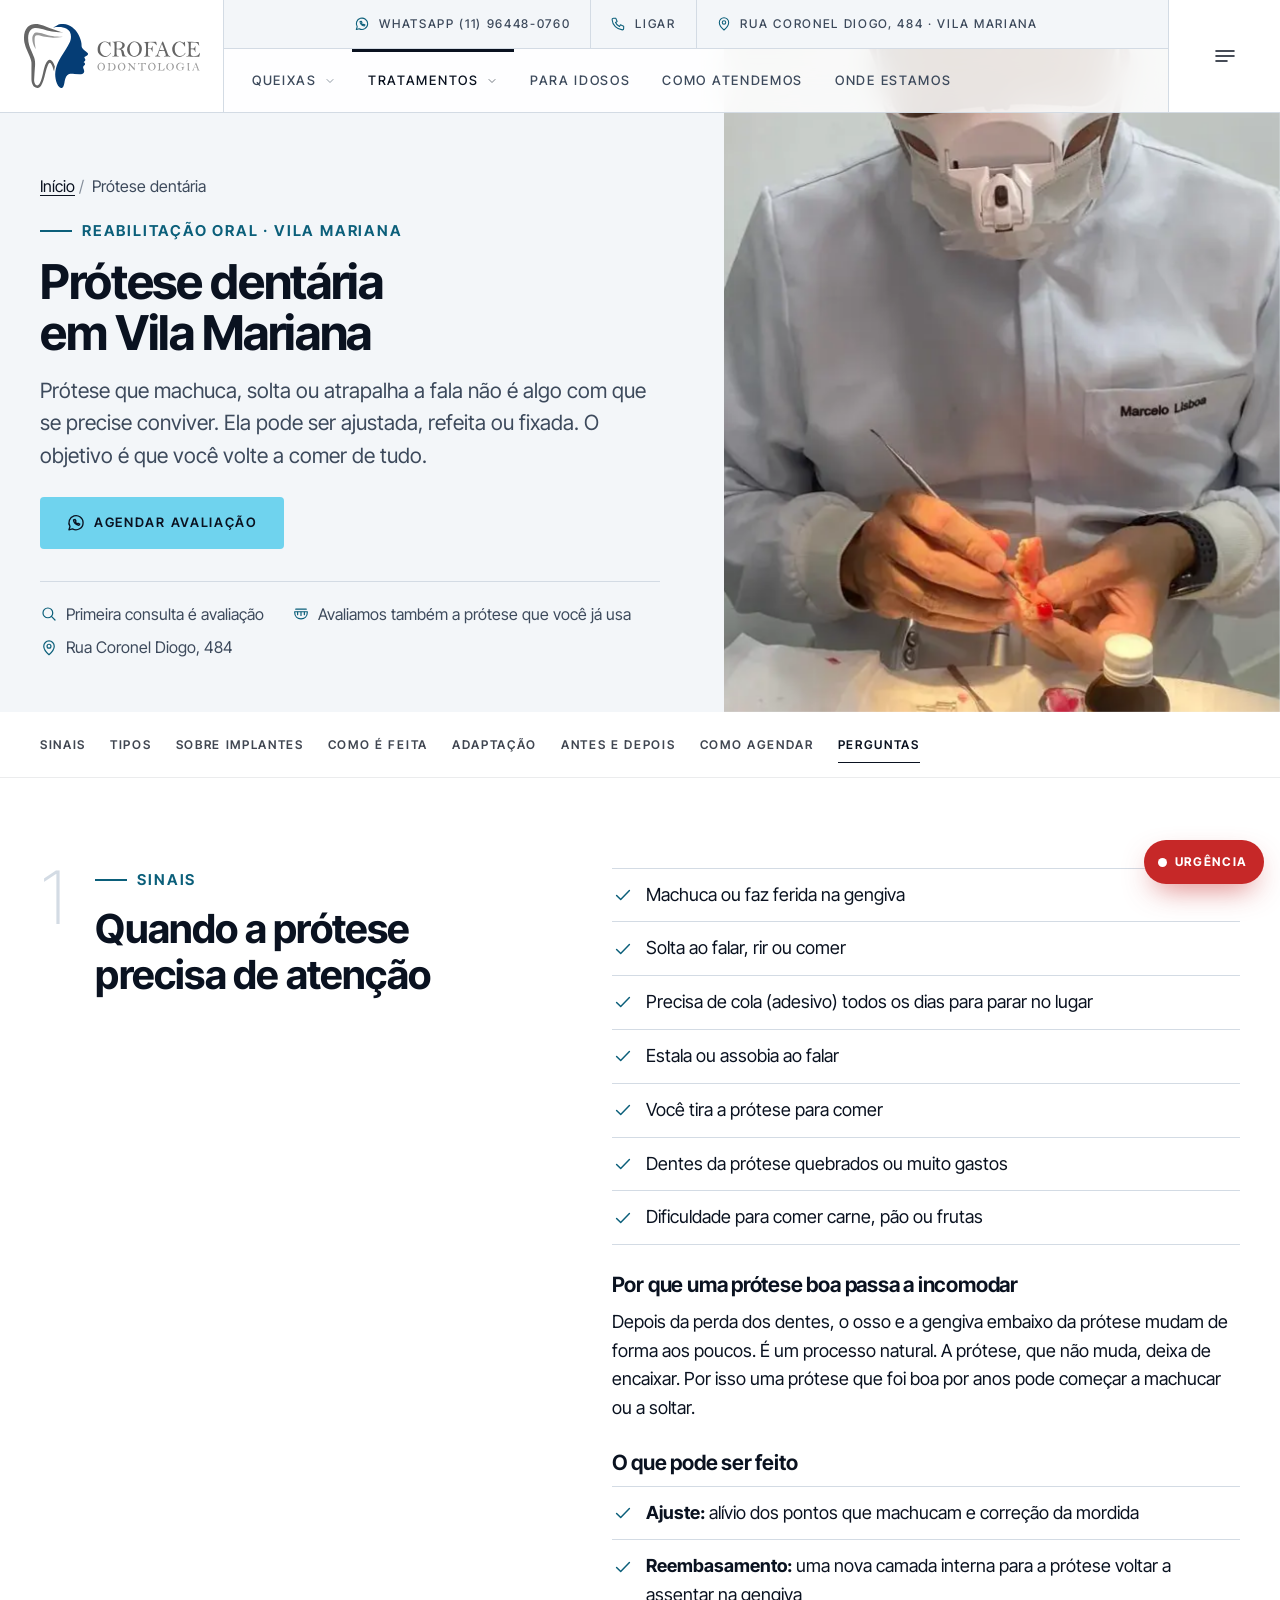
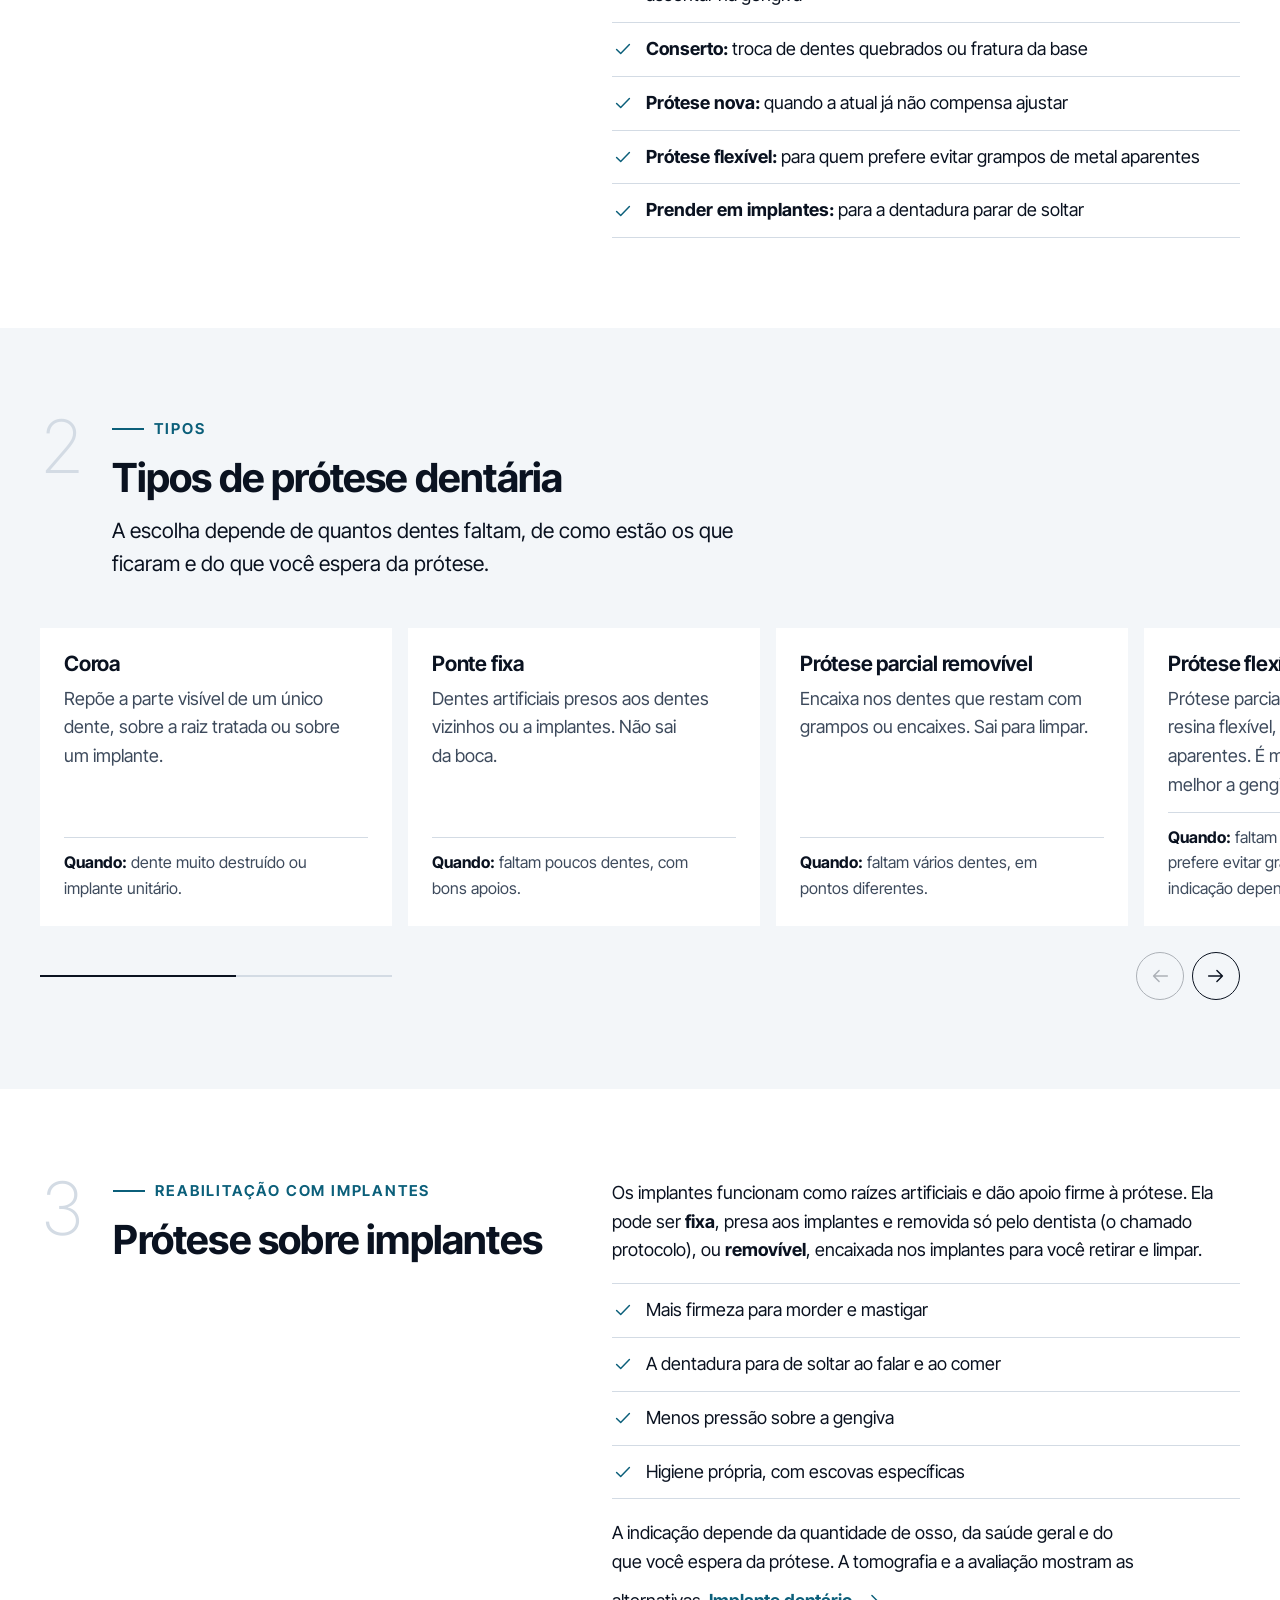
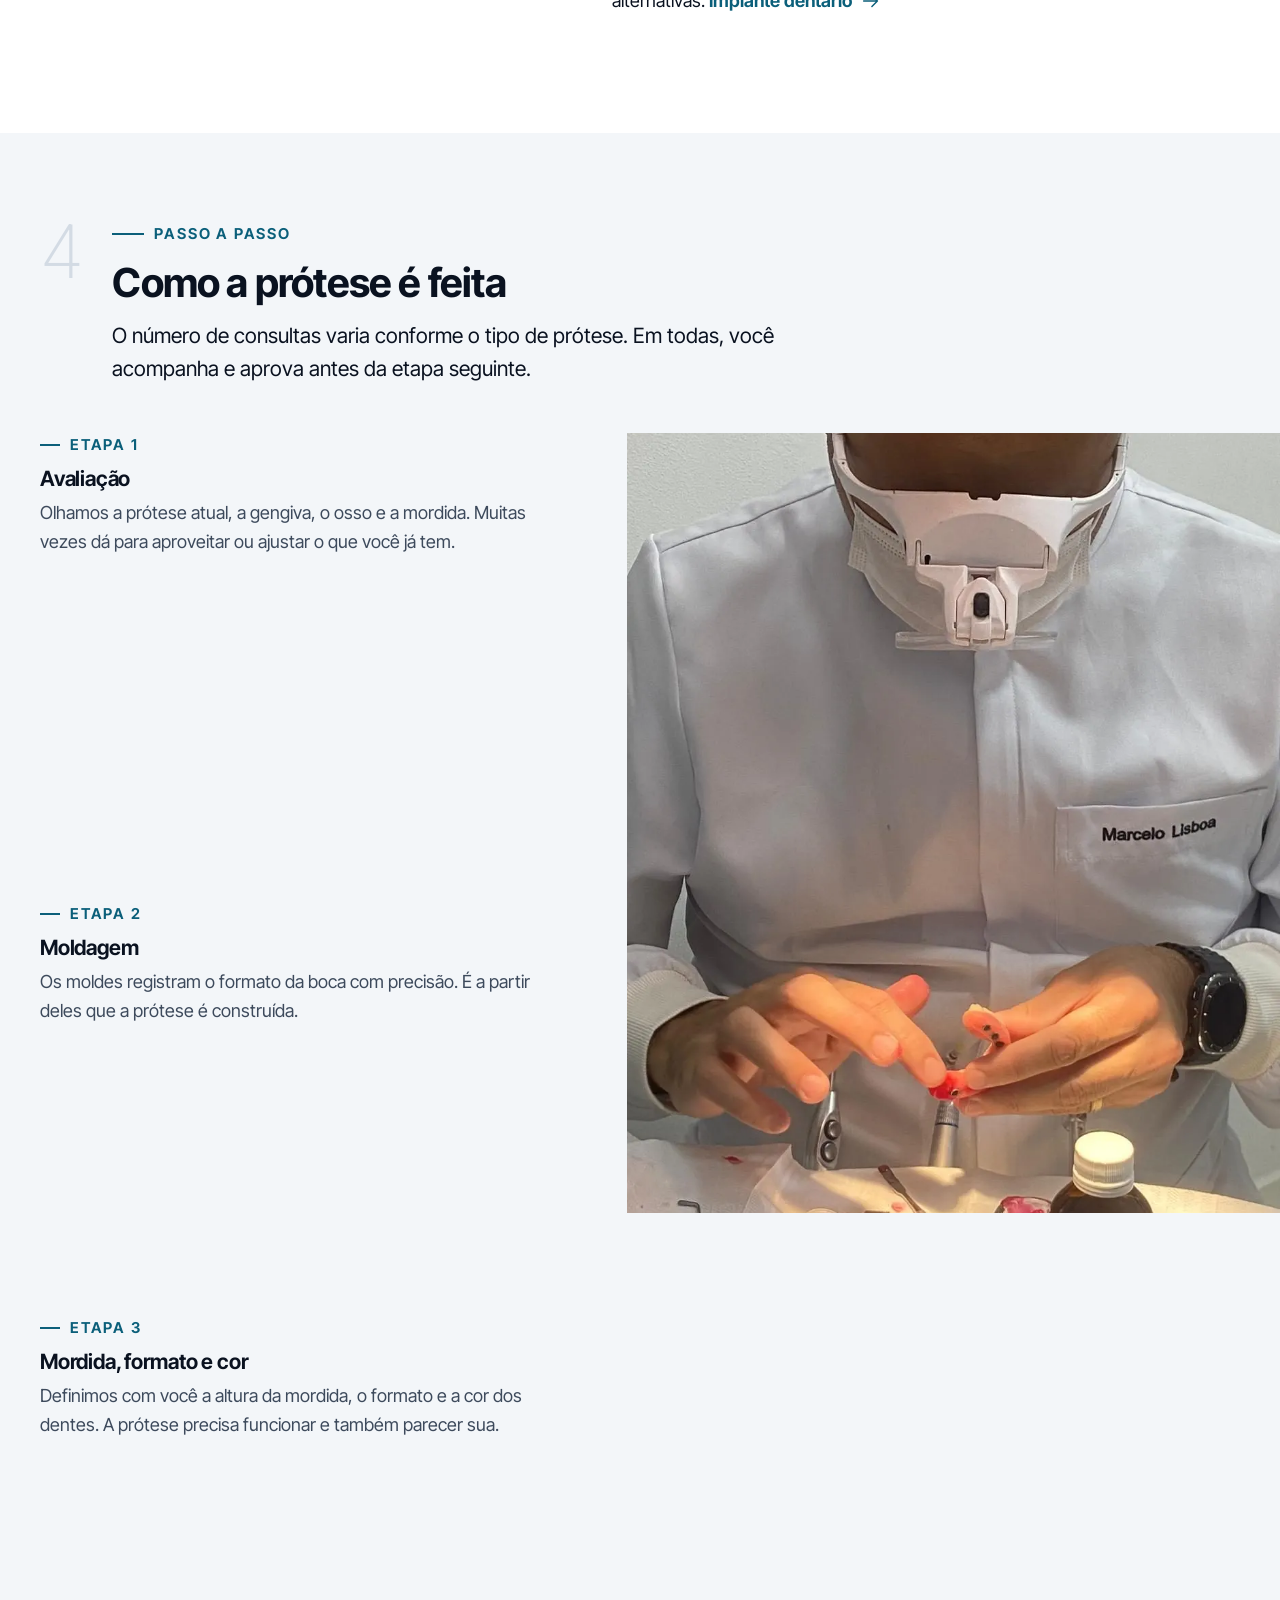
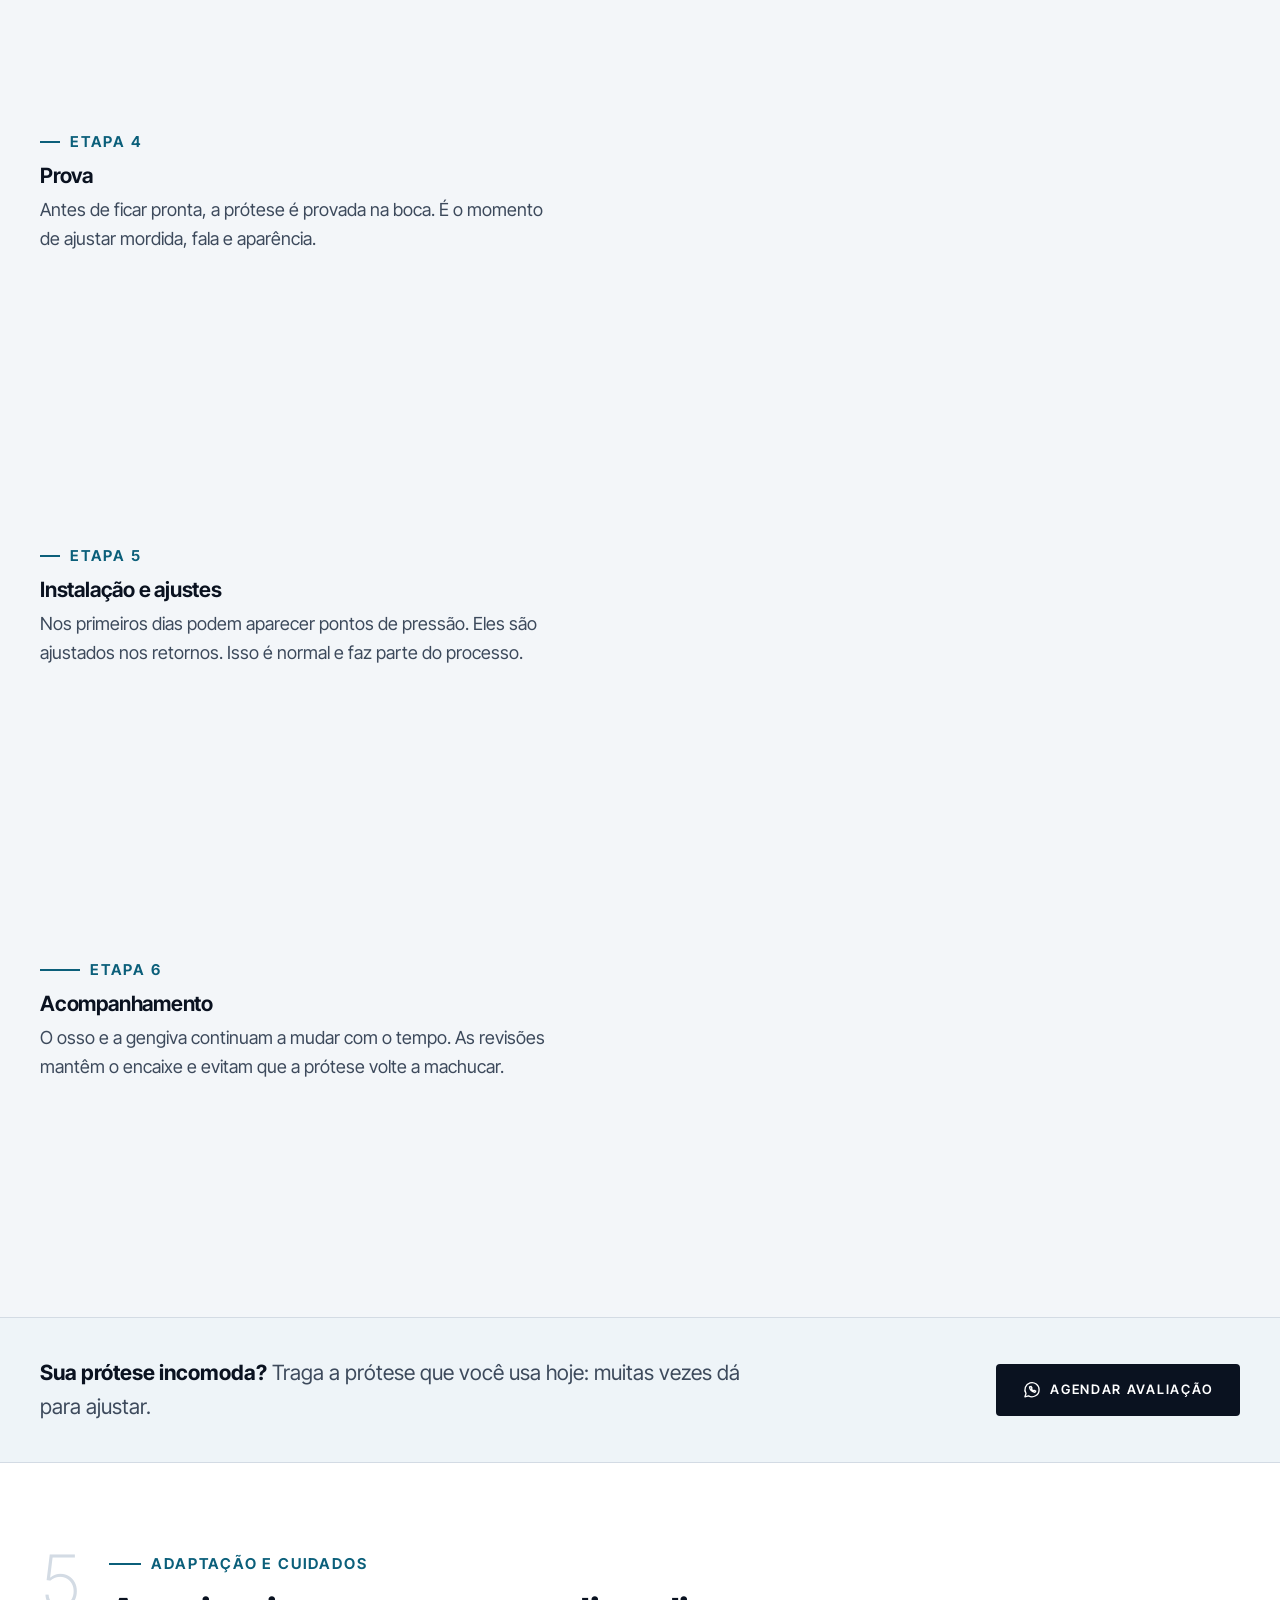
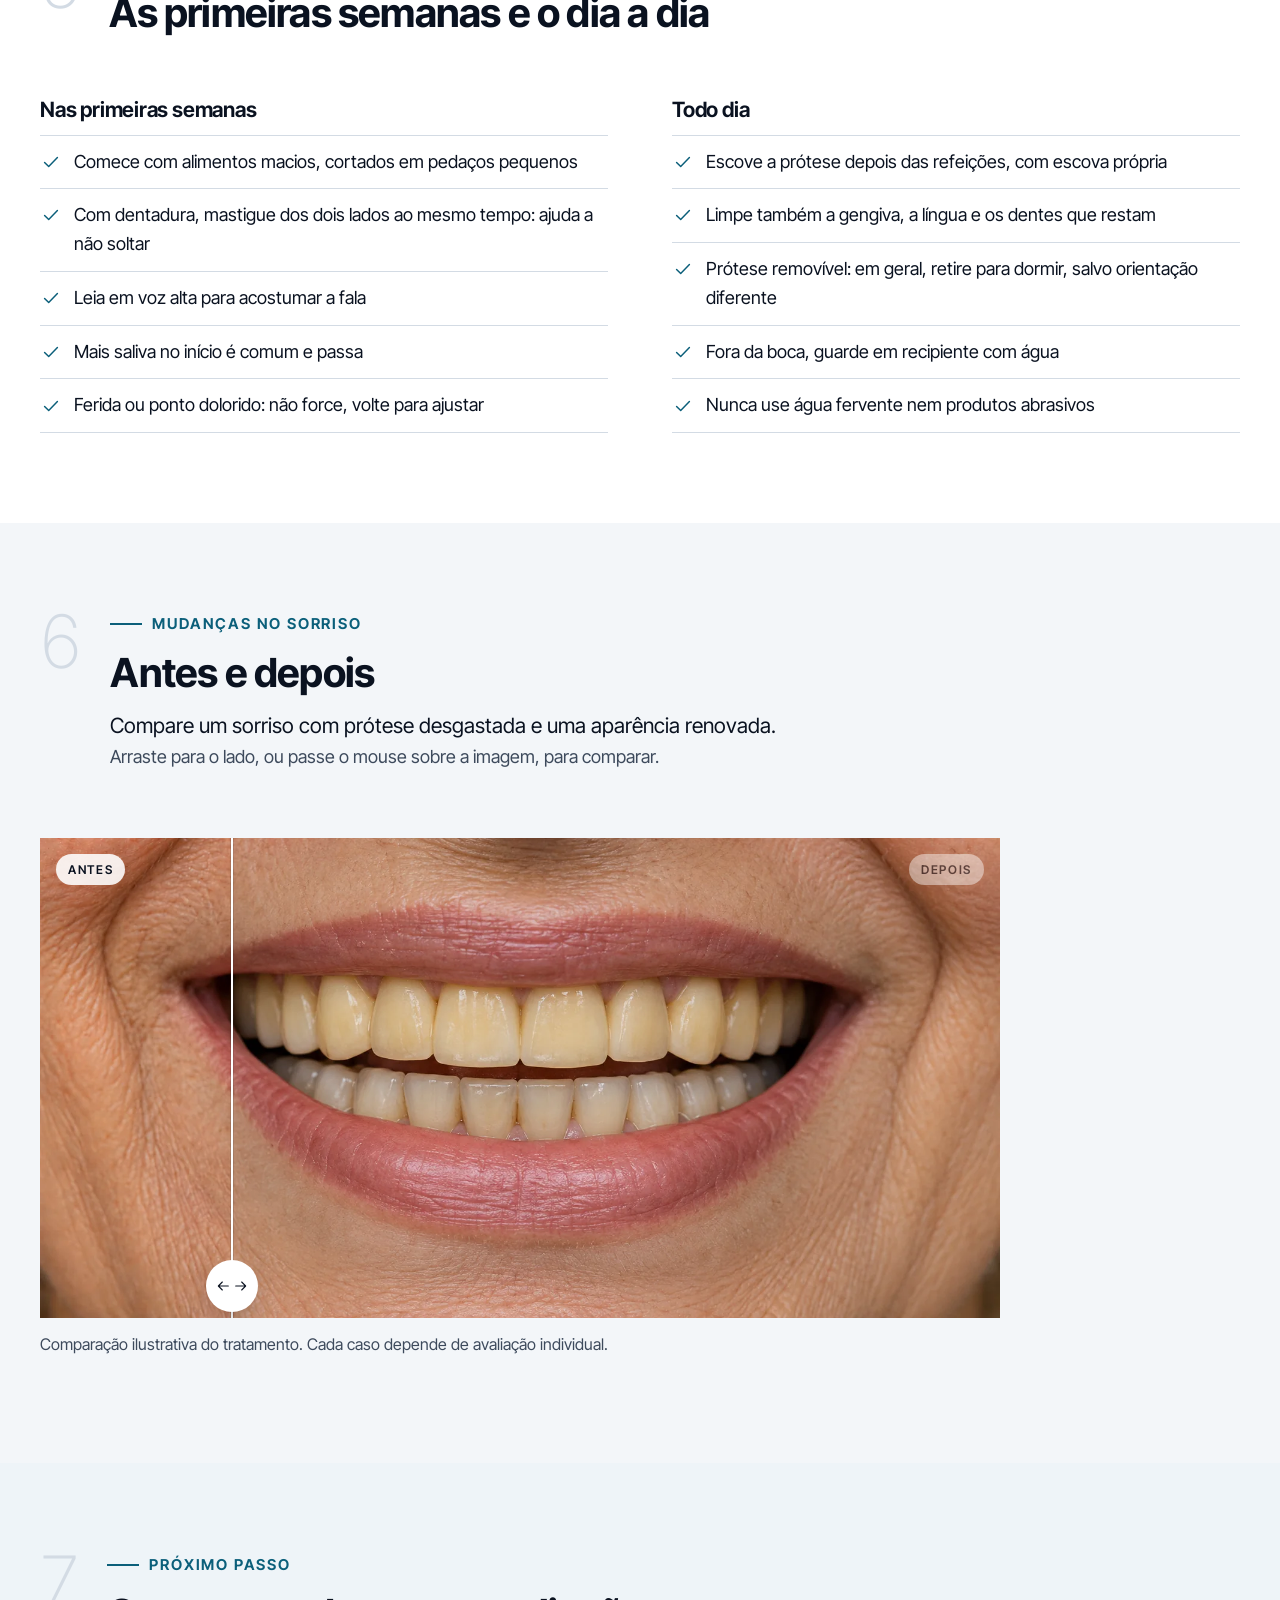
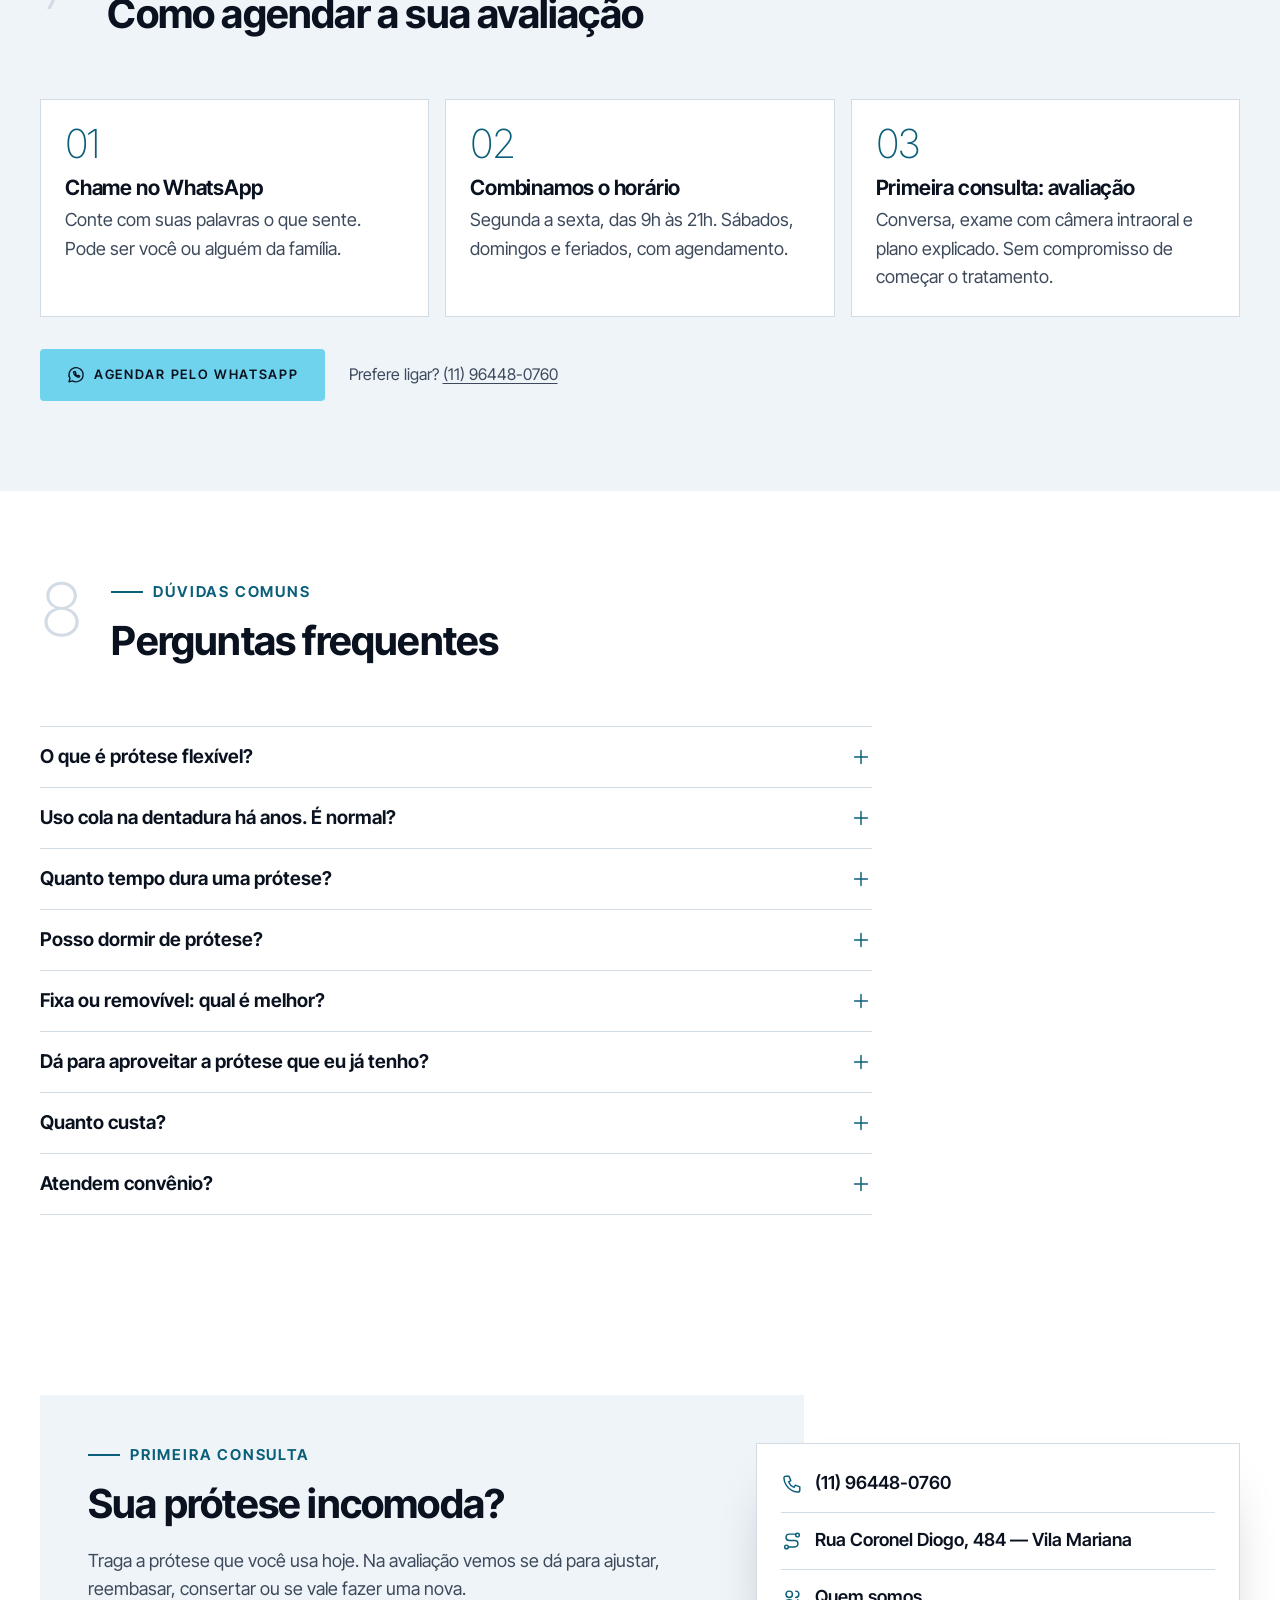
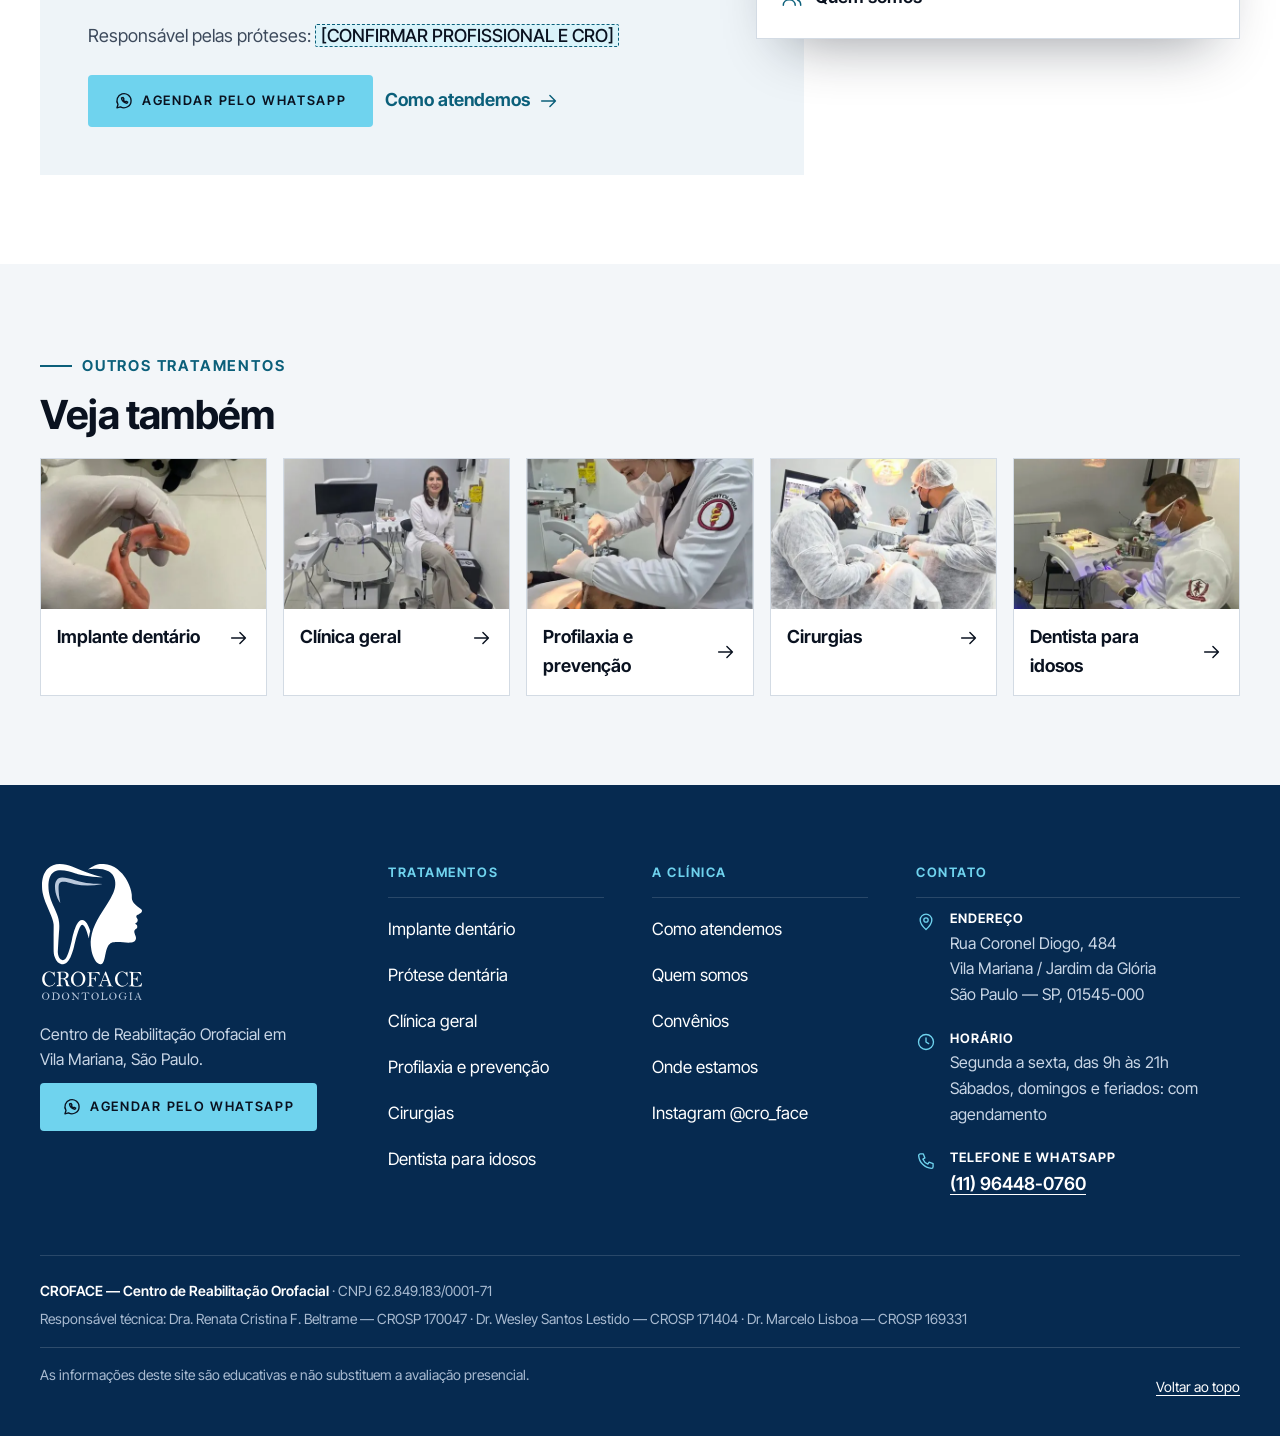
<file: protese-dentaria-vila-mariana/index.html>
<!DOCTYPE html>
<html lang="pt-BR">
<head>
<!--
  ============================================================
  CROFACE — site estático (HTML puro, sem build)

  COMO EDITAR SEM PROGRAMAR
  - O HEADER e o RODAPÉ se repetem em todas as páginas. Ao mudar algo
    neles, use "Localizar e substituir em todos os arquivos" do editor.
  - Telefone / WhatsApp: procure por  964480760  em todos os arquivos.
    Formato visível: (11) 96448-0760 · Formato de link: 5511964480760
  - Horário: procure por  HORARIO  · CRO dos profissionais: procure por  CRO
  - Tudo que ainda precisa ser confirmado está entre [COLCHETES].
  - Fotos: substitua os arquivos em /assets/img/ mantendo o MESMO nome
    (versão .jpg e versão .webp de cada foto).
  ============================================================
-->
<meta charset="utf-8">
<meta name="viewport" content="width=device-width, initial-scale=1">
<title>Prótese dentária em Vila Mariana | CROFACE</title>
<meta name="description" content="Prótese que machuca ou solta? Tipos de prótese dentária, como é feita, adaptação e cuidados. Clínica em Vila Mariana, SP. Agende uma avaliação pelo WhatsApp.">
<link rel="canonical" href="https://croface.com.br/protese-dentaria-vila-mariana/">
<meta name="robots" content="index, follow, max-image-preview:large">
<meta name="theme-color" content="#ffffff">
<meta name="format-detection" content="telephone=no">
<meta property="og:type" content="website">
<meta property="og:locale" content="pt_BR">
<meta property="og:site_name" content="CROFACE — Centro de Reabilitação Orofacial">
<meta property="og:title" content="Prótese dentária em Vila Mariana">
<meta property="og:description" content="Prótese que machuca ou solta pode ser ajustada, refeita ou fixada. Tipos, etapas e cuidados, em Vila Mariana.">
<meta property="og:url" content="https://croface.com.br/protese-dentaria-vila-mariana/">
<meta property="og:image" content="https://croface.com.br/assets/img/protese-capa.jpg">
<meta property="og:image:type" content="image/jpeg">
<meta property="og:image:width" content="960">
<meta property="og:image:height" content="720">
<meta property="og:image:alt" content="Prótese dentária em Vila Mariana">
<meta name="twitter:card" content="summary_large_image">
<meta name="twitter:title" content="Prótese dentária em Vila Mariana">
<meta name="twitter:description" content="Prótese que machuca ou solta pode ser ajustada, refeita ou fixada. Tipos, etapas e cuidados, em Vila Mariana.">
<meta name="twitter:image" content="https://croface.com.br/assets/img/protese-capa.jpg">
<link rel="icon" href="/favicon.svg?v=3" type="image/svg+xml">
<link rel="icon" href="/favicon-32.png?v=3" sizes="32x32" type="image/png">
<link rel="apple-touch-icon" href="/apple-touch-icon.png?v=3">
<link rel="preload" href="/assets/fonts/inter-tight-var-latin.woff2" as="font" type="font/woff2" crossorigin>
<link rel="preload" as="image" type="image/webp" href="/assets/img/protese-capa.webp" fetchpriority="high">
<script src="/assets/js/intro.js?v=2"></script>
<link rel="stylesheet" href="/assets/css/site.css?v=64">
<script src="/assets/js/site.js?v=23" defer></script>
<script type="application/ld+json">
{
 "@context": "https://schema.org",
 "@graph": [
  {
   "@type": "Dentist",
   "@id": "https://croface.com.br/#clinica",
   "name": "CROFACE — Centro de Reabilitação Orofacial",
   "alternateName": "CROFACE",
   "taxID": "62.849.183/0001-71",
   "url": "https://croface.com.br/",
   "image": "https://croface.com.br/assets/img/og-croface.jpg",
   "logo": "https://croface.com.br/assets/img/logo-croface.png",
   "telephone": "+55-11-96448-0760",
   "address": {
    "@type": "PostalAddress",
    "streetAddress": "Rua Coronel Diogo, 484",
    "addressLocality": "São Paulo",
    "addressRegion": "SP",
    "postalCode": "01545-000",
    "addressCountry": "BR"
   },
   "hasMap": "https://www.google.com/maps/search/?api=1&query=Rua+Coronel+Diogo%2C+484%2C+S%C3%A3o+Paulo+SP",
   "areaServed": [
    "Vila Mariana",
    "Jardim da Glória",
    "São Paulo"
   ],
   "openingHours": "Mo-Fr 09:00-21:00",
   "sameAs": [
    "https://www.instagram.com/cro_face/"
   ],
   "medicalSpecialty": "Dentistry"
  },
  {
   "@type": "WebPage",
   "@id": "https://croface.com.br/protese-dentaria-vila-mariana/#pagina",
   "url": "https://croface.com.br/protese-dentaria-vila-mariana/",
   "name": "Prótese dentária em Vila Mariana | CROFACE",
   "description": "Prótese que machuca ou solta? Tipos de prótese dentária, como é feita, adaptação e cuidados. Clínica em Vila Mariana, SP. Agende uma avaliação pelo WhatsApp.",
   "inLanguage": "pt-BR",
   "isPartOf": {
    "@type": "WebSite",
    "@id": "https://croface.com.br/#site",
    "name": "CROFACE",
    "url": "https://croface.com.br/"
   },
   "breadcrumb": {
    "@id": "https://croface.com.br/protese-dentaria-vila-mariana/#breadcrumb"
   },
   "about": {
    "@id": "https://croface.com.br/protese-dentaria-vila-mariana/#servico"
   }
  },
  {
   "@type": "BreadcrumbList",
   "@id": "https://croface.com.br/protese-dentaria-vila-mariana/#breadcrumb",
   "itemListElement": [
    {
     "@type": "ListItem",
     "position": 1,
     "name": "Início",
     "item": "https://croface.com.br/"
    },
    {
     "@type": "ListItem",
     "position": 2,
     "name": "Prótese dentária",
     "item": "https://croface.com.br/protese-dentaria-vila-mariana/"
    }
   ]
  },
  {
   "@type": "Service",
   "@id": "https://croface.com.br/protese-dentaria-vila-mariana/#servico",
   "name": "Prótese dentária",
   "serviceType": "Prótese dentária",
   "provider": {
    "@id": "https://croface.com.br/#clinica"
   },
   "areaServed": {
    "@type": "Place",
    "name": "Vila Mariana, São Paulo — SP"
   }
  }
 ]
}
</script>
</head>
<body>
<div class="intro-loader" aria-hidden="true"><svg viewBox="3446 3562 15573 20921" focusable="false"><path class="lg-tooth" pathLength="1" d="M3745.7 6936.9c0,634.5 18.4,944.6 171.0,1553.5 78.3,312.5 213.4,747.6 329.3,1034.2l680.6 1605.4c218.9,492.6 513.3,1194.3 556.2,1729.8 19.2,240.0 0.6,1468.6 0.6,1817.4 0,610.5 0,1221.0 0,1831.5 0,553.6 15.8,890.1 215.6,1375.2 19.7,47.8 46.7,118.1 74.0,166.5 108.4,192.1 140.1,244.2 275.7,406.1 36.7,43.8 73.5,78.0 116.2,111.0 248.7,192.0 392.4,266.9 746.4,267.2l2.9 0c338.6,-0.3 625.9,-286.2 809.3,-540.3 397.7,-551.1 672.9,-1513.7 839.8,-2181.5 148.1,-592.7 732.4,-3187.1 1197.8,-3187.1 446.0,0 781.2,1338.1 917.4,1756.3 16.4,50.5 30.2,101.9 42.2,144.9 9.5,34.5 9.7,39.3 20.6,72.9l35.7 71.2c0,-209.6 94.4,-687.2 144.2,-898.5 61.1,-259.6 79.9,-145.9 -12.5,-396.2 -184.1,-498.4 -544.7,-1445.8 -1161.1,-1445.8 -167.6,0 -300.6,72.5 -396.9,151.2 -312.4,255.2 -485.6,655.1 -632.6,1025.1 -52.3,131.6 -93.9,263.7 -141.9,406.2 -94.9,282.3 -278.7,1003.9 -342.6,1328.4 -142.4,723.3 -447.6,1891.3 -771.9,2543.5 -113.6,228.4 -307.5,548.1 -601.6,548.1 -520.3,0 -748.6,-735.9 -748.6,-1283.4l93.3 -1684.7c0.4,-59.6 7.0,-67.1 11.6,-108.7l70.7 -1078.9c68.3,-617.4 89.0,-1345.7 -55.5,-1940.3 -30.2,-124.1 -57.1,-240.3 -95.0,-359.5 -162.3,-511.0 -272.5,-703.8 -460.6,-1156.9l-144.9 -322.9c-24.0,-58.1 -49.4,-109.4 -74.7,-165.8 -373.6,-831.7 -748.4,-1765.5 -748.4,-2968.1 0,-846.7 193.5,-1738.1 861.2,-2146.7 327.6,-200.5 573.1,-232.9 970.3,-232.9 755.9,0 1535.1,260.8 2237.6,489.6 120.7,39.3 233.7,64.4 354.3,100.2l559.6 135.5c801.5,159.0 1365.1,247.1 2209.3,290.6 288.0,14.8 587.1,40.1 882.3,40.1 -14.7,-12.8 10.2,-2.5 -32.7,-20.6 -6.9,-2.9 -46.7,-13.1 -52.3,-14.4 -43.1,-10.3 -65.2,-15.5 -107.5,-26.1 -71.6,-18.0 -128.3,-33.5 -199.7,-54.2 -947.7,-274.7 -1766.7,-531.8 -2693.8,-902.3l-1455.2 -590.1c-585.7,-234.8 -1106.1,-370.3 -1847.4,-370.4l-2.0 0c-672.5,0.1 -1343.0,240.5 -1800.7,698.5 -600.7,601.1 -845.5,1542.6 -845.5,2376.3z"/><path class="lg-arc" pathLength="1" d="M5684.2 7164.2c0,721.2 115.4,1183.6 366.5,1785.9 22.5,54.1 41.0,82.8 63.1,137.3l206.4 381.7c33.7,51.1 131.3,209.6 166,235.0l-85.8 -488.9c-30.3,-169.0 -53.2,-321.1 -78.5,-496.2 -46.5,-321.5 -165.7,-1481.2 -38.1,-1837.5 211.6,-590.8 1139.0,-328.6 1552.8,-225.2 273.9,68.4 549.6,155.3 829.8,212.9 1350.2,277.4 2637.9,224.7 3990.7,8.6l100.3 -19.9c19.2,-7.8 15.2,-7.3 25.6,-14.5 -1971.3,0 -2904.4,-145.0 -4563.7,-690.3 -469.7,-154.3 -1542.0,-456.3 -1981.8,-160.0 -74.7,50.3 -93.5,62.9 -155.6,125.0 -235.7,235.7 -397.7,648.3 -397.7,1046.1z"/><path class="lg-face" pathLength="1" d="M10617.3 4690.9c81.1,0 603.3,-102.0 802.0,-107.0 165.5,-4.2 336.8,-26.6 534.8,-26.6 559.0,0 1275.0,106.3 1759.1,393.2 321.3,190.5 593.9,435.0 763.3,774.1 394.1,789.0 280.4,1701.4 -62.1,2482.7 -486.9,1110.4 -1377.8,2308.8 -2026.6,3387.7 -492.1,818.3 -958.8,1756.0 -1179.5,2697.5 -212.8,908.4 -223.5,1483.4 -65.9,2413.3 106.2,626.6 415.1,1545.8 915.6,1958.7 104.9,86.5 253.4,156.8 399.5,170.6l99.5 0c84.3,-8.5 164.1,-40.1 229.7,-103.2 254.1,-244.3 363.3,-936.5 436.3,-1301.6 20.2,-100.9 37.8,-184.6 60.2,-287.3 20.7,-95.2 40.5,-188.0 66.8,-280.7 130.1,-459.0 327.0,-1070.7 821.3,-1250.8 309.9,-112.9 932.5,-106.4 1284.6,-77.5l1270.8 79.5c242.5,-13.4 545.1,-31.3 757.8,-137.8 195.3,-97.8 338.3,-271.5 338.3,-557.3 0,-176.9 -86.5,-363.7 -141.3,-500.3 -378.6,-943.5 328.5,-693.6 328.5,-1130.6 0,-139.3 2.5,-246.8 -103.0,-351.5 -39.4,-39.1 -163.7,-128.6 -217.8,-143.1 25.1,-34.2 124.5,-94.1 183.8,-150.4 151.4,-143.6 203.8,-185.5 203.8,-451.2 0,-226.0 -213.9,-235.7 -213.9,-534.7 0,-184.4 650.5,-334.2 802.6,-627.8 29.9,-57.7 47.4,-107.0 53.0,-151.2l0 -59.5c-11.0,-79.6 -68.3,-145.2 -168.0,-223.1 -287.1,-224.3 -838.2,-643.4 -1056.2,-922.3 -380.2,-486.3 -259.1,-719.5 -315.2,-1275.6 -59.1,-585.9 -324.7,-1310.8 -572.6,-1806.9 -240.2,-480.7 -444.6,-763.0 -775.2,-1189.9 -30.4,-39.3 -58.0,-66.6 -91.7,-108.8l-718.1 -672.1c-564.2,-422.6 -1288.9,-756.1 -2037.2,-756.3l-258 0c-234.5,1.7 -454.1,13.0 -697.1,74.7 -145.6,36.9 -273.7,75.4 -400.1,134.6 -334.2,156.6 -652.2,372.1 -958.2,579.1l-53.2 40.3z"/><path class="lg-word" pathLength="1" d="M3772.4 20987.7c0,301.4 14.2,495.7 194.9,754.2 34.3,49.2 80.2,105.1 122.2,145.1 84.2,80.2 207.1,160.7 314.7,206.6 457.5,194.9 938.2,70.4 1203.4,-286.6 16.9,-22.8 189.3,-231.1 76.3,-231.1 -42.5,0 -53.6,40.6 -72.8,74.2 -276.6,484.7 -834.9,597.2 -1253.8,89.4 -433.5,-525.5 -220.0,-1727.8 497.8,-1727.8 517.4,0 725.5,630.6 753.3,653.5 98.3,81.2 50.8,-132.2 48.7,-172.1 -8.0,-159.7 -8.7,-387.0 -40.0,-521.4 -80.1,1.7 -57.6,12.8 -97.7,62.6 -28.6,35.6 -50.7,46.7 -76.0,84.4 -414.9,-219.5 -784.6,-275.0 -1200.5,2.6 -152.4,101.7 -292.8,261.2 -367.5,434.6 -48.7,113.3 -103.0,276.6 -103.0,431.7z"/><path class="lg-word" pathLength="1" d="M6553.1 20987.7l-13.3 -307.4c0,-225.7 13.3,-403.5 13.3,-628.3 173.9,0 503.8,-103.7 692.2,83.1 213.4,211.6 197.8,605.1 -130.2,773.0 -113.3,58.0 -384.8,79.6 -562.0,79.6zm-628.3 -1002.6l0 40.1c204.1,47.5 264.3,21.0 300.3,247.7 13.4,84.3 0.0,170.5 12.7,254.6 16.0,106.1 7.7,981.3 7.7,1128.6 0,469.6 -156.8,386.4 -334.2,427.8l0 40.0c109.8,25.5 852.7,25.5 962.5,0 -26.9,-101.0 -140.0,-18.7 -237.6,-96.6 -88.0,-70.3 -71.8,-123.2 -91.0,-256.5 -24.5,-170.1 -5.5,-500.9 -5.5,-689.6 179.1,-41.7 412.1,-26.3 540.7,60.8 124.5,84.3 170.2,285.9 202.2,466.1 105.8,595.8 63.6,519.5 634.7,528.9l146.2 0.2 0 -53.4c-113.9,-26.5 -236.2,-16.2 -328.8,-152.4 -138.8,-204.2 -90.4,-513.3 -261.1,-701.3l-292.3 -202.2c69.2,-5.7 254.9,-84.4 311.9,-115.8 339.6,-187.4 397.6,-835.7 -303.6,-948.5 -92.9,-14.9 -724.2,-9.3 -850.9,-5.5l-414 27.1z"/><path class="lg-word" pathLength="1" d="M8451.5 21041.2c0,-280.3 55.7,-506.0 184.4,-697.9 205.1,-305.8 516.4,-410.0 822.7,-229.0 239.2,141.3 409.9,533.3 409.9,833.3 0,349.7 -14.9,480.8 -173.6,788.9 -84.2,163.6 -264.2,334.0 -468.1,334.0 -192.8,0 -251.8,2.9 -425.5,-109.2 -249.1,-160.9 -349.8,-621.6 -349.8,-920.1zm-374.3 13.3c0,165.5 34.9,342.7 83.8,464.2 29.3,72.9 51.1,119.3 89.7,177.6 187.4,283.3 499.4,490.7 900.3,470.6 190.6,-9.5 308.2,-36.8 441.5,-105.1 225.3,-115.5 425.8,-330.1 539.1,-557.1 142.9,-286.4 147.5,-641.4 17.5,-931.4l-150.3 -237.3c-115.4,-128.1 -163.0,-201.1 -359.8,-295.2 -345.3,-165.1 -773.2,-115.8 -1082.5,116.0 -269.8,202.4 -479.3,556.3 -479.3,897.6z"/><path class="lg-word" pathLength="1" d="M10497.0 20025.2c8.7,105.4 98.3,37.6 209.4,84.6 75.2,31.8 97.5,102.5 108.0,186.1 27.9,223.3 91.0,1650.9 -68.1,1756.6 -55.9,37.1 -138.0,22.2 -177.2,38.5 -56.8,23.7 -24.2,20.1 -18.6,32.9 7.5,17.7 -12.6,29.1 92.5,27.7l362.1 -14.6c146.5,-0.2 331.7,42.1 454.4,13.5 -12.6,-151.7 -320.8,46.1 -320.8,-320.8l0 -788.7c176.5,0 386.7,-21.9 498.3,103.3 32.6,36.6 54.8,75.4 68.4,132.0 17.2,72.0 -2.9,114.8 48.2,152.3 70.6,-18.8 54.1,-85.3 53.5,-173.7 -0.8,-124.1 14.1,-638.8 -0.0,-668.5 -129.3,2.8 -8.4,102.9 -143.4,257.6 -126.5,145.0 -313.4,116.6 -525.0,116.6 0,-105.8 8.0,-771.7 25.0,-817.1 18.3,-49.0 41.5,-44.6 104.4,-55.9 406.5,-73.2 818.5,-6.7 1044.1,341.3 13.9,21.5 29.1,52.2 52.0,62.8 84.5,38.9 31.2,-145.2 9.8,-258.5 -12.4,-66.0 -22.2,-248.3 -85.8,-248.3l-1791.4 40.1z"/><path class="lg-word" pathLength="1" d="M12823.2 21201.6c47.4,-98.7 276.5,-820.4 360.9,-882.3 23.4,100.4 123.0,316.6 165.4,436.1 28.4,80.0 53.6,143.5 84.6,222.8l84.1 223.3c-114.6,0 -248.9,6.5 -361.0,0.0 -164.9,-9.5 -163.8,-0.0 -334.1,-0.0zm445.2 -1270.0l23.1 0c26.0,8.5 54.5,46.2 87.5,125.9l405 1052.2c74.9,207.4 149.5,413.5 228.9,613.3 31.6,79.5 84.8,219.6 137.0,277.3 113.0,125.1 254.2,32.6 264.0,150.3 -67.2,15.6 -340.6,-13.3 -467.9,-13.3 -123.6,0 -434.7,22.3 -481.2,0 7.2,-86.9 35.1,-36.4 167.7,-72.9 278.3,-76.6 -57.0,-549.8 -74.1,-755.9l-775.4 0c-15.5,186.3 -329.0,629.7 -35.1,743.6 142.5,55.2 172.9,1.3 182.1,85.2 -55.7,26.7 -300.6,0 -401.0,0 -114.2,0 -295.6,15.2 -360.9,0 13.4,-161.0 189.6,88.6 385.7,-443.1 184.3,-499.9 366.3,-1009.6 571.1,-1501.0 50.1,-120.3 92.5,-244.9 143.4,-261.6z"/><path class="lg-word" pathLength="1" d="M14668.1 21014.5c0,491.9 169.9,850.2 614.7,1069.7 419.6,207.0 894.3,98.8 1193.3,-237.5 230.6,-259.4 125.2,-358.1 32.4,-194.8 -20.5,36.2 -33.2,56.2 -56.7,90.2 -217.2,314.8 -607.3,421.0 -945.9,226.0 -175.5,-101.0 -334.3,-313.3 -401.8,-507.2 -67.2,-193.1 -66.9,-373.9 -61.9,-580.5 1.4,-60.4 16.9,-140.2 30.3,-196.9 183.2,-774.6 962.8,-980.7 1391.5,-101.2 28.0,57.5 24.5,92.6 89.1,97.9 25.2,-52.5 -5.7,-447.5 -14.0,-560.8 -6.5,-89.9 -5.4,-147.7 -52.8,-147.7 -60.1,0 -10.1,46.4 -160.4,147.0l-262.2 -125.4c-417.8,-139.3 -805.3,-17.0 -1078.0,255.6 -180.7,180.7 -317.4,491.7 -317.4,765.4z"/><path class="lg-word" pathLength="1" d="M16793.8 19985.1c8.4,101.8 106.8,50.5 216.7,130.8 90.8,66.3 49.7,148.7 67.6,279.9 13.9,102 5.6,218.5 9.2,338.3 1.8,62.5 19.7,90.3 12.3,157.5 -35.4,319.6 59.3,1002.8 -102.5,1128.3 -78.5,60.8 -183.1,44.7 -214.8,52.5 -57.4,14.0 -36.9,4.8 -42.0,51.4 67.8,32.5 215.4,13.4 307.4,13.3 121.7,-0.0 197.3,14.1 307.3,13.5 221.4,-1.2 411.2,13.1 641.8,13.1l628.3 0c2.8,-126.1 148.0,-477.9 93.5,-574.8 -140.7,37.5 -73.2,494.6 -909.0,494.6 -425.5,0 -427.8,-180.9 -427.8,-561.5 0,-525.8 -28.4,-466.0 79.7,-456.4 92.4,8.2 226.2,-7.8 352.2,51.1 132.8,62.2 160.5,184.8 196.3,338.4l53.4 0c0,-114.3 -6.6,-596.4 7.7,-687.5 8.4,-53.3 21.6,-180.9 -38.7,-140.3 -69.2,46.6 -33.8,346.5 -410.1,346.5l-240.6 0c0,-163.2 -5,-430.5 11.4,-576.8 5.8,-52.4 -0.0,-106.1 1.5,-158.9 1.9,-68.1 13.8,-73.3 13.8,-146.6 69.7,0 81.3,-8.2 134.3,-12.6l276.3 -10.4c122.4,10.2 267.4,5.4 378.5,62.8 139.9,72.2 212.5,164 303.3,284.8 16.6,22.1 122.3,211.7 115.6,74.2 -3.3,-68.5 -73.5,-440.2 -98.6,-492.3 -450.0,0 -867.5,10.4 -1310.1,-13.4 -68.1,-3.6 -396.8,-19.9 -414.5,0.0z"/><path class="lg-sub" pathLength="1" d="M3932.8 23594.7c0,-95.5 46.8,-251.0 87.8,-313.2 235.8,-358.3 634.1,-94.0 634.1,259.7l0 133.6c0,197.8 -131.0,454.5 -320.8,454.5 -150.2,0 -243.0,-20.7 -321.4,-173.2 -38.6,-75.1 -79.6,-247.1 -79.6,-361.5zm-187.1 -13.3l0 93.5c0,257.6 237.8,508.0 494.6,508.0l80.2 0c254.5,0 534.7,-259.5 534.7,-601.6 0,-492.3 -725.0,-765.8 -1042.5,-213.7 -21.5,37.5 -67.0,156.4 -67.0,213.7z"/><path class="lg-sub" pathLength="1" d="M5764.4 24142.8c-275.2,0 -228.1,-164 -227.7,-481.7l23.4 -377.5c22.1,-170.8 -66.1,-156.7 204.2,-156.7 428.7,0 569.3,578.5 317.1,878.6 -69.2,82.4 -170.2,137.3 -317.1,137.3zm97.7 40.1l-203.1 0c-65.5,-3.0 -103.9,-13.9 -188.6,-13.4l-294.2 0.0c113.8,-155.3 213.9,231.9 213.9,-695.1 0,-307.8 19.8,-335.4 -147.0,-374.3l0 -26.7c70.9,0 143.8,-1.6 214.5,-0.4 37,0.6 76.5,7.7 94.7,8.2 138.2,4.0 437.8,-50.1 649.6,129.6 346.1,293.7 215.6,804.4 -141.3,934.1 -63.3,23.0 -126.7,33.8 -198.3,38.1z"/><path class="lg-sub" pathLength="1" d="M6914.1 23608.1c0,-218.6 125.6,-494.6 334.2,-494.6l53.4 0c186.8,0 334.2,237.1 334.2,427.8l0 133.6c0,197.8 -131.0,454.5 -320.8,454.5 -150.2,0 -243.0,-20.7 -321.4,-173.2 -36.0,-70.1 -79.6,-241.3 -79.6,-348.1zm394.4 574.8l-100.9 0c-62.6,-5.9 -125.7,-23.1 -186.9,-53.1 -37.2,-18.2 -50.3,-23.6 -83.2,-50.4 -24.2,-19.6 -46.9,-34.8 -65.3,-54.9 -122.9,-134.6 -145.1,-250.2 -145.1,-429.7 0,-148.2 104.2,-301.9 183.4,-378.0 365.6,-350.8 926.1,-56.7 926.1,364.6 0,329.1 -247.1,574.9 -527.9,601.6z"/><path class="lg-sub" pathLength="1" d="M8170.8 23126.8c192.2,4.2 213.9,244.5 213.9,401.0 0,502.1 57.7,601.6 -187.1,601.6l0 40.1c109.2,0 396.0,21.1 467.9,-13.3 -34.8,-47.5 -17.4,-16.9 -87.9,-32.4 -130.1,-28.6 -117.4,-151.3 -127.0,-274.0 -12.2,-157.3 -12.3,-332.0 -12.3,-509.0 37.2,24.9 52.1,59.4 90.1,96.9 129.1,127.2 419.7,498.7 554.8,635.0 22.1,22.3 23.6,23.1 43.9,49.6 30.2,39.2 7.6,33.3 59.6,47.2 39.1,-81.5 14.3,-787.6 27.7,-908.0 10.7,-96.5 77.5,-134.6 186.1,-134.6l0 -40.1 -454.5 40.1c274.6,6.1 213.9,249.4 213.9,628.3 0,67.1 -12.0,59.8 -13.3,120.3 -54.0,-36.2 -162.3,-181.4 -210.3,-230.8l-152.6 -168.2c-24.1,-30.1 -25.1,-35.7 -54.7,-65.5l-149.4 -171.4c-158.4,-203.9 -141.1,-152.7 -408.7,-152.7l0 40.1z"/><path class="lg-sub" pathLength="1" d="M9668.1 23354.0l40.1 0c21.7,-93.1 81.3,-150.2 160.0,-187.5 92.2,-43.7 190.0,-35.0 294.5,-26.3 0,101.2 37.4,818.8 -12.7,923.1 -14.0,29.2 -36.3,47.9 -75.5,58.1 -75.6,19.7 -81.2,-18.1 -98.9,48.1 117.1,0 505.1,20.1 574.8,-13.3 -45.5,-62.1 -159.8,7.3 -196.9,-110.5 -27.8,-88.3 -14.9,-332.1 -16.4,-451.5 -0.8,-71.9 -12.1,-78.8 -14.5,-146.2l13.9 -307.7c191.7,0 309.3,-24.0 419.7,141.7 34.6,51.9 21.3,43.8 74.9,72.1 12.3,-53.0 -5.5,-239.9 -19.9,-260.7 -23.3,-33.6 -89.5,-21.6 -134.6,-14.4 -161.8,26 -940.6,-5.7 -941.5,-5.5 -65.3,14.3 -66.8,212.4 -66.8,280.7z"/><path class="lg-sub" pathLength="1" d="M11726.9 24129.4c-136.8,0 -240.7,-26.6 -312.3,-168.9 -94.7,-188.1 -111.5,-504.0 7.0,-684.5 209.2,-318.4 639.5,-167.6 639.5,358.8 0,216.1 -125.1,494.6 -334.2,494.6zm-23.2 -1069.5l55.2 0c124.7,6.6 247.5,58.7 345.6,170.4 381.1,434.2 -32.1,952.5 -391.0,952.5l-80.2 0c-275.8,0 -494.6,-263.3 -494.6,-561.4 0,-303.4 278.9,-546.5 564.9,-561.5z"/><path class="lg-sub" pathLength="1" d="M12555.8 23113.4c111.1,2.4 173.8,60.0 173.8,173.8l0 681.8c0,123.2 -66.4,171.1 -187.1,173.8l0 26.7c97.6,22.7 773.2,0 962.5,0 8.9,-107.6 53.4,-237.3 53.4,-347.5l-40.1 0c-22.3,95.7 -170.4,253.1 -264.6,283.4 -28.3,9.1 -215.3,23.5 -249.5,17.9 -159.4,-25.8 -114.0,-198.3 -114.0,-488.5 0,-131.8 14.5,-231.7 12.9,-347.9 -2.2,-168.2 59.2,-143.5 187.5,-173.4l0 -26.7c-96.8,-23.1 -51.8,-15.3 -164.5,-3.2 -52.6,5.6 -65.4,-7.2 -116.1,-10.1 -78.9,-4.5 -173.4,0.0 -254.1,0.0l0 40.1z"/><path class="lg-sub" pathLength="1" d="M14414.1 24129.4c-140.5,0 -243.7,-5.6 -333.9,-160.7 -170.0,-292.5 -70.7,-855.3 253.7,-855.3l53.4 0c264.4,0 446.0,460.4 254.2,829.1 -23.1,44.4 -46.6,82.9 -83.1,117.3 -28.3,26.7 -94.7,69.5 -144.3,69.5zm-30.6 53.4l-106.8 0c-116.5,-12.2 -233.0,-64.9 -334.1,-170.1 -81.1,-84.3 -143.3,-230.2 -143.3,-391.4 0,-71.1 35.9,-179.1 61.9,-232.1 209.5,-427.9 840.9,-445.9 1019.4,19.7 145.1,378.6 -155.1,739.4 -497.0,773.8z"/><path class="lg-sub" pathLength="1" d="M15243.0 23594.7l0 80.2c0,260.3 277.2,508.0 534.7,508.0 269.1,0 278.0,-18.3 521.3,-147.0l13.3 -307.4c146.9,-77.7 102.1,-5.5 147.0,-66.8 -44.7,-61.0 -131.0,-14.1 -240.1,-12.8 -93.1,1.1 -187.9,-0.5 -281.2,-0.5 20.9,78.3 58.3,17.0 134.3,52.8 85.6,40.3 66.2,173.6 66.2,281.3 0,42.6 -61.2,88.7 -91.0,109.4 -103.5,71.8 -230.9,58.3 -336.9,11.1 -142.4,-63.4 -267.1,-239.5 -267.1,-414.7 0,-195.4 -0.5,-270.8 120.0,-441.4 145.5,-205.9 494.0,-208.9 671.6,77.6 33.4,54.0 28.6,93.2 90.6,109.8 0,-68.8 -8.5,-137.5 -16.7,-210.5 -21.4,-189.7 -38.9,-70.1 -76.8,-70.1 -73.8,0 -110.3,-31.7 -162.1,-51.7 -64.4,-24.9 -128.9,-38.2 -192.1,-41.8l-67.9 0c-309.3,16.9 -567.0,265.1 -567.0,534.7z"/><path class="lg-sub" pathLength="1" d="M16807.2 23086.7c64.4,87.9 135.3,-50.7 133.7,267.3 -0.7,145.6 13.3,248.7 13.3,401.1 0,124.9 -13.3,203.2 -13.3,334.2 -138.4,92.7 -68.2,-4.2 -120.3,66.8 69.2,33.2 336.1,13.3 441.1,13.3 -45.5,-170.4 -160.4,239.3 -160.4,-601.6 0,-622.8 73.6,-362.8 160.4,-481.2 -43.3,-24.3 -437.0,-21.3 -454.5,0z"/><path class="lg-sub" pathLength="1" d="M18090.6 23260.5c22.7,97.5 129.3,294.4 160.4,427.8l-334.2 0c4.5,-54.2 87.5,-257.3 116.3,-324.7l57.4 -103.0zm628.3 882.3l0 40.0c-57.9,-1.2 -54.7,-11.9 -119.8,-13.8l-361.4 -26.2c111.7,-26.0 167.8,-12.2 119.3,-159.2 -20.5,-62.3 -52.3,-172.4 -79.2,-228.4l-387.7 0c-46.6,97.2 -80.2,190.3 -80.2,334.2 66.9,44.8 60.2,33.2 147.0,53.4l-387.7 26.7c18.8,-70.5 58.6,-15.9 124.3,-89.5 64.9,-72.8 253.2,-627.5 309.0,-760.4 74.1,-176.4 81.0,-257.7 168.1,-259.6l228.9 586.5c36.7,102.2 71.1,196.5 112.8,301.6 42.4,107.2 64.3,191.5 206.3,194.7z"/></svg></div>
<a class="skip-link" href="#conteudo">Pular para o conteúdo</a>

<!-- ============================================================
     HEADER (igual em todas as páginas)
     ============================================================ -->
<header class="site-header">
  <a class="brand" href="/" aria-label="CROFACE — Centro de Reabilitação Orofacial, página inicial">
    <img class="brand__logo" src="/assets/img/logo-croface-h.svg" alt="" width="176" height="64">
  </a>

  <div class="header-center">
    <div class="utility">
      <a class="utility__link" href="https://wa.me/5511964480760?text=Ol%C3%A1%2C%20gostaria%20de%20agendar%20uma%20avalia%C3%A7%C3%A3o%20na%20CROFACE." target="_blank" rel="noopener" data-evento="whatsapp_utilitaria"><svg class="icon" aria-hidden="true"><use href="/assets/icons.svg#i-whatsapp"/></svg><span class="utility__txt">WhatsApp<span class="utility__num"> (11) 96448-0760</span></span></a>
      <a class="utility__link" href="tel:+5511964480760" data-evento="telefone_utilitaria"><svg class="icon" aria-hidden="true"><use href="/assets/icons.svg#i-phone"/></svg><span class="utility__txt">Ligar</span></a>
      <a class="utility__link utility__link--address" href="/#onde-estamos"><svg class="icon" aria-hidden="true"><use href="/assets/icons.svg#i-pin"/></svg><span>Rua Coronel Diogo, 484 · Vila Mariana</span></a>
    </div>

    <nav class="nav" aria-label="Navegação principal">
      <ul class="nav__list">
        <li class="nav__item nav__item--mega">
          <a class="nav__link nav__trigger" href="/#queixas" aria-expanded="false" aria-controls="mega-queixas">Queixas <svg class="icon icon--xs nav__caret" aria-hidden="true"><use href="/assets/icons.svg#i-chevron"/></svg></a>
          <div class="mega" id="mega-queixas">
            <div class="mega__inner">
              <ul class="mega__row"><li><a class="mega__tile" href="/clinica-geral-vila-mariana/#dor-de-dente"><span class="mega__icon"><svg class="icon" aria-hidden="true"><use href="/assets/icons.svg#i-tooth-pain"/></svg></span><span>Dor de dente</span></a></li><li><a class="mega__tile" href="/clinica-geral-vila-mariana/#dente-quebrado"><span class="mega__icon"><svg class="icon" aria-hidden="true"><use href="/assets/icons.svg#i-tooth-broken"/></svg></span><span>Dente quebrado</span></a></li><li><a class="mega__tile" href="/protese-dentaria-vila-mariana/#protese-que-incomoda"><span class="mega__icon"><svg class="icon" aria-hidden="true"><use href="/assets/icons.svg#i-denture"/></svg></span><span>Prótese que machuca ou solta</span></a></li><li><a class="mega__tile" href="/dentista-para-idosos-vila-mariana/#mastigacao"><span class="mega__icon"><svg class="icon" aria-hidden="true"><use href="/assets/icons.svg#i-chew"/></svg></span><span>Dificuldade para mastigar</span></a></li><li><a class="mega__tile" href="/clinica-geral-vila-mariana/#bruxismo"><span class="mega__icon"><svg class="icon" aria-hidden="true"><use href="/assets/icons.svg#i-jaw"/></svg></span><span>Dor na mandíbula</span></a></li><li><a class="mega__tile" href="/clinica-geral-vila-mariana/#gengiva"><span class="mega__icon"><svg class="icon" aria-hidden="true"><use href="/assets/icons.svg#i-drop"/></svg></span><span>Gengiva que sangra</span></a></li><li><a class="mega__tile" href="/clinica-geral-vila-mariana/#dente-escurecido"><span class="mega__icon"><svg class="icon" aria-hidden="true"><use href="/assets/icons.svg#i-tooth-dark"/></svg></span><span>Dente escurecido</span></a></li><li><a class="mega__tile" href="/clinica-geral-vila-mariana/#sensibilidade"><span class="mega__icon"><svg class="icon" aria-hidden="true"><use href="/assets/icons.svg#i-bolt"/></svg></span><span>Sensibilidade</span></a></li><li><a class="mega__tile" href="/implante-dentario-vila-mariana/"><span class="mega__icon"><svg class="icon" aria-hidden="true"><use href="/assets/icons.svg#i-gap"/></svg></span><span>Falta de dentes</span></a></li></ul>
              <div class="mega__foot">
                <p>Não encontrou o que sente? Descreva com suas palavras.</p>
                <a class="btn btn--outline-dark" href="https://wa.me/5511964480760?text=Ol%C3%A1%2C%20quero%20descrever%20uma%20queixa%20e%20saber%20se%20voc%C3%AAs%20atendem." target="_blank" rel="noopener" data-evento="whatsapp_megamenu">Explicar pelo WhatsApp <svg class="icon" aria-hidden="true"><use href="/assets/icons.svg#i-arrow"/></svg></a>
              </div>
            </div>
          </div>
        </li>
        <li class="nav__item nav__item--mega">
          <a class="nav__link nav__trigger is-section" href="/#tratamentos" aria-expanded="false" aria-controls="mega-tratamentos">Tratamentos <svg class="icon icon--xs nav__caret" aria-hidden="true"><use href="/assets/icons.svg#i-chevron"/></svg></a>
          <div class="mega" id="mega-tratamentos">
            <div class="mega__inner">
              <ul class="mega__thumbs"><li><a class="mega__thumb" href="/implante-dentario-vila-mariana/"><picture><source type="image/webp" srcset="/assets/img/implante-thumb.webp"><img src="/assets/img/implante-thumb.jpg" alt="Prótese sobre implantes nas mãos do dentista" width="480" height="360" loading="lazy" decoding="async"></picture><span>Implante dentário <svg class="icon icon--sm" aria-hidden="true"><use href="/assets/icons.svg#i-arrow"/></svg></span></a></li><li><a class="mega__thumb" href="/protese-dentaria-vila-mariana/" aria-current="page"><picture><source type="image/webp" srcset="/assets/img/protese-capa-thumb.webp"><img src="/assets/img/protese-capa-thumb.jpg" alt="Dr. Marcelo Lisboa ajusta uma prótese na bancada" width="480" height="360" loading="lazy" decoding="async"></picture><span>Prótese dentária <svg class="icon icon--sm" aria-hidden="true"><use href="/assets/icons.svg#i-arrow"/></svg></span></a></li><li><a class="mega__thumb" href="/clinica-geral-vila-mariana/"><picture><source type="image/webp" srcset="/assets/img/clinica-thumb.webp"><img src="/assets/img/clinica-thumb.jpg" alt="Dra. Renata Beltrame no consultório da CROFACE" width="480" height="360" loading="lazy" decoding="async"></picture><span>Clínica geral <svg class="icon icon--sm" aria-hidden="true"><use href="/assets/icons.svg#i-arrow"/></svg></span></a></li><li><a class="mega__thumb" href="/limpeza-e-prevencao-vila-mariana/"><picture><source type="image/webp" srcset="/assets/img/profilaxia-atendimento-thumb.webp"><img src="/assets/img/profilaxia-atendimento-thumb.jpg" alt="Dra. Renata Beltrame faz a profilaxia de um paciente no consultório da CROFACE" width="480" height="360" loading="lazy" decoding="async"></picture><span>Profilaxia e prevenção <svg class="icon icon--sm" aria-hidden="true"><use href="/assets/icons.svg#i-arrow"/></svg></span></a></li><li><a class="mega__thumb" href="/cirurgias-odontologicas-vila-mariana/"><picture><source type="image/webp" srcset="/assets/img/cirurgia-equipe-thumb.webp"><img src="/assets/img/cirurgia-equipe-thumb.jpg" alt="Dr. Wesley Lestido e Dr. Marcelo Lisboa durante uma cirurgia no consultório da CROFACE" width="480" height="360" loading="lazy" decoding="async"></picture><span>Cirurgias <svg class="icon icon--sm" aria-hidden="true"><use href="/assets/icons.svg#i-arrow"/></svg></span></a></li><li><a class="mega__thumb" href="/dentista-para-idosos-vila-mariana/"><picture><source type="image/webp" srcset="/assets/img/idosos-thumb.webp"><img src="/assets/img/idosos-thumb.jpg" alt="Dr. Marcelo Lisboa em atendimento a paciente idosa" width="480" height="360" loading="lazy" decoding="async"></picture><span>Dentista para idosos <svg class="icon icon--sm" aria-hidden="true"><use href="/assets/icons.svg#i-arrow"/></svg></span></a></li></ul>
              <div class="mega__foot">
                <p>Não sabe qual é o seu caso? Tudo começa por uma avaliação.</p>
                <a class="btn btn--outline-dark" href="/como-atendemos/">Como é a primeira consulta <svg class="icon" aria-hidden="true"><use href="/assets/icons.svg#i-arrow"/></svg></a>
              </div>
            </div>
          </div>
        </li>
        <li class="nav__item"><a class="nav__link" href="/dentista-para-idosos-vila-mariana/">Para idosos</a></li>
        <li class="nav__item"><a class="nav__link" href="/como-atendemos/">Como atendemos</a></li>
        <li class="nav__item"><a class="nav__link" href="/#onde-estamos">Onde estamos</a></li>
      </ul>
    </nav>
  </div>

  <a class="menu-toggle" href="#menu" role="button" aria-controls="menu" aria-expanded="false" aria-label="Abrir menu"><svg class="icon" aria-hidden="true"><use href="/assets/icons.svg#i-menu"/></svg></a>

  <!-- MENU EM TELA CHEIA -->
  <div class="overlay" id="menu" role="dialog" aria-modal="true" aria-label="Menu do site">
    <div class="overlay__media">
      <picture><source type="image/webp" srcset="/assets/img/menu-recepcao.webp"><img src="/assets/img/menu-recepcao.jpg" alt="Dr. Wesley Lestido no consultório da CROFACE, na Rua Coronel Diogo, 484" width="739" height="924" loading="lazy" decoding="async"></picture>
      <div class="contact-card">
        <p class="eyebrow">CROFACE · Vila Mariana</p>
        <address class="contact-card__lines">
          <span><svg class="icon" aria-hidden="true"><use href="/assets/icons.svg#i-pin"/></svg>Rua Coronel Diogo, 484 — Vila Mariana, São Paulo — SP</span>
          <a href="https://wa.me/5511964480760?text=Ol%C3%A1%2C%20gostaria%20de%20agendar%20uma%20avalia%C3%A7%C3%A3o%20na%20CROFACE." target="_blank" rel="noopener" data-evento="whatsapp_menu"><svg class="icon" aria-hidden="true"><use href="/assets/icons.svg#i-whatsapp"/></svg>(11) 96448-0760</a>
          <!-- HORARIO -->
          <span><svg class="icon" aria-hidden="true"><use href="/assets/icons.svg#i-clock"/></svg>Seg. a sex., 9h às 21h · Sáb., dom. e feriados: com agendamento</span>
        </address>
        <a class="btn btn--primary" href="https://www.google.com/maps/dir/?api=1&amp;destination=Rua+Coronel+Diogo%2C+484%2C+S%C3%A3o+Paulo+SP" target="_blank" rel="noopener" data-evento="rota_menu">Como chegar <svg class="icon" aria-hidden="true"><use href="/assets/icons.svg#i-arrow"/></svg></a>
      </div>
    </div>
    <div class="overlay__panel">
      <a class="overlay__close" href="#" role="button" aria-label="Fechar menu">
        <span class="overlay__close-text" aria-hidden="true">Fechar</span>
        <svg class="icon" aria-hidden="true"><use href="/assets/icons.svg#i-close"/></svg>
      </a>
      <nav aria-label="Páginas do site">
        <p class="overlay__group">Tratamentos</p>
        <ul><li><a class="overlay__item" href="/implante-dentario-vila-mariana/"><span class="overlay__icon"><svg class="icon" aria-hidden="true"><use href="/assets/icons.svg#i-implant"/></svg></span><span class="overlay__label">Implante dentário</span><svg class="icon overlay__arrow" aria-hidden="true"><use href="/assets/icons.svg#i-arrow"/></svg></a></li><li><a class="overlay__item" href="/protese-dentaria-vila-mariana/" aria-current="page"><span class="overlay__icon"><svg class="icon" aria-hidden="true"><use href="/assets/icons.svg#i-denture"/></svg></span><span class="overlay__label">Prótese dentária</span><svg class="icon overlay__arrow" aria-hidden="true"><use href="/assets/icons.svg#i-arrow"/></svg></a></li><li><a class="overlay__item" href="/clinica-geral-vila-mariana/"><span class="overlay__icon"><svg class="icon" aria-hidden="true"><use href="/assets/icons.svg#i-tooth"/></svg></span><span class="overlay__label">Clínica geral</span><svg class="icon overlay__arrow" aria-hidden="true"><use href="/assets/icons.svg#i-arrow"/></svg></a></li><li><a class="overlay__item" href="/limpeza-e-prevencao-vila-mariana/"><span class="overlay__icon"><svg class="icon" aria-hidden="true"><use href="/assets/icons.svg#i-sparkle"/></svg></span><span class="overlay__label">Profilaxia e prevenção</span><svg class="icon overlay__arrow" aria-hidden="true"><use href="/assets/icons.svg#i-arrow"/></svg></a></li><li><a class="overlay__item" href="/cirurgias-odontologicas-vila-mariana/"><span class="overlay__icon"><svg class="icon" aria-hidden="true"><use href="/assets/icons.svg#i-scalpel"/></svg></span><span class="overlay__label">Cirurgias</span><svg class="icon overlay__arrow" aria-hidden="true"><use href="/assets/icons.svg#i-arrow"/></svg></a></li><li><a class="overlay__item" href="/dentista-para-idosos-vila-mariana/"><span class="overlay__icon"><svg class="icon" aria-hidden="true"><use href="/assets/icons.svg#i-pulse"/></svg></span><span class="overlay__label">Dentista para idosos</span><svg class="icon overlay__arrow" aria-hidden="true"><use href="/assets/icons.svg#i-arrow"/></svg></a></li></ul>
        <p class="overlay__group">A clínica</p>
        <ul><li><a class="overlay__item" href="/"><span class="overlay__icon"><svg class="icon" aria-hidden="true"><use href="/assets/icons.svg#i-building"/></svg></span><span class="overlay__label">Início</span><svg class="icon overlay__arrow" aria-hidden="true"><use href="/assets/icons.svg#i-arrow"/></svg></a></li><li><a class="overlay__item" href="/como-atendemos/"><span class="overlay__icon"><svg class="icon" aria-hidden="true"><use href="/assets/icons.svg#i-search"/></svg></span><span class="overlay__label">Como atendemos</span><svg class="icon overlay__arrow" aria-hidden="true"><use href="/assets/icons.svg#i-arrow"/></svg></a></li><li><a class="overlay__item" href="/#equipe"><span class="overlay__icon"><svg class="icon" aria-hidden="true"><use href="/assets/icons.svg#i-users"/></svg></span><span class="overlay__label">Quem somos</span><svg class="icon overlay__arrow" aria-hidden="true"><use href="/assets/icons.svg#i-arrow"/></svg></a></li><li><a class="overlay__item" href="/#onde-estamos"><span class="overlay__icon"><svg class="icon" aria-hidden="true"><use href="/assets/icons.svg#i-pin"/></svg></span><span class="overlay__label">Onde estamos</span><svg class="icon overlay__arrow" aria-hidden="true"><use href="/assets/icons.svg#i-arrow"/></svg></a></li><li><a class="overlay__item" href="/#contato"><span class="overlay__icon"><svg class="icon" aria-hidden="true"><use href="/assets/icons.svg#i-whatsapp"/></svg></span><span class="overlay__label">Fale conosco</span><svg class="icon overlay__arrow" aria-hidden="true"><use href="/assets/icons.svg#i-arrow"/></svg></a></li></ul>
      </nav>
    </div>
  </div>
</header>
<!-- ============ FIM DO HEADER ============ -->
<main id="conteudo">

  <section class="page-hero" aria-labelledby="titulo">
    <div class="container page-hero__grid">
      <div class="page-hero__text">
        <nav class="breadcrumb" aria-label="Você está em"><ol><li><a href="/">Início</a></li><li aria-current="page">Prótese dentária</li></ol></nav>
        <p class="eyebrow"><span class="rule" aria-hidden="true"></span>Reabilitação oral · Vila Mariana</p>
        <h1 id="titulo">Prótese dentária em Vila Mariana</h1>
        <p class="lead">Prótese que machuca, solta ou atrapalha a fala não é algo com que se precise conviver. Ela pode ser ajustada, refeita ou fixada. O objetivo é que você volte a comer de tudo.</p>
        <div class="page-hero__actions">
          <a class="btn btn--accent btn--lg" href="https://wa.me/5511964480760?text=Ol%C3%A1%2C%20gostaria%20de%20uma%20avalia%C3%A7%C3%A3o%20para%20pr%C3%B3tese%20dent%C3%A1ria." target="_blank" rel="noopener" data-evento="whatsapp_hero_protese"><svg class="icon" aria-hidden="true"><use href="/assets/icons.svg#i-whatsapp"/></svg> Agendar avaliação</a>
        </div>
        <ul class="page-hero__facts"><li><svg class="icon" aria-hidden="true"><use href="/assets/icons.svg#i-search"/></svg><span>Primeira consulta é avaliação</span></li><li><svg class="icon" aria-hidden="true"><use href="/assets/icons.svg#i-denture"/></svg><span>Avaliamos também a prótese que você já usa</span></li><li><svg class="icon" aria-hidden="true"><use href="/assets/icons.svg#i-pin"/></svg><span>Rua Coronel Diogo, 484</span></li></ul>
      </div>
      <figure class="page-hero__media"><picture><source type="image/webp" srcset="/assets/img/protese-capa.webp"><img src="/assets/img/protese-capa.jpg" alt="Prótese dentária nas mãos do dentista durante a conversa com o paciente" width="1200" height="900" fetchpriority="high" decoding="async"></picture></figure>
    </div>
  </section>

<nav class="section-bar" aria-label="Atalhos desta página">
  <div class="section-bar__inner">
    <ul class="section-bar__list"><li><a href="#protese-que-incomoda">Sinais</a></li><li><a href="#tipos">Tipos</a></li><li><a href="#sobre-implantes">Sobre implantes</a></li><li><a href="#como-e-feita">Como é feita</a></li><li><a href="#adaptacao">Adaptação</a></li><li><a href="#antes-depois">Antes e depois</a></li><li><a href="#agendar">Como agendar</a></li><li><a href="#perguntas">Perguntas</a></li></ul>
    <a class="btn section-bar__cta" href="https://wa.me/5511964480760?text=Ol%C3%A1%2C%20gostaria%20de%20agendar%20uma%20avalia%C3%A7%C3%A3o%20na%20CROFACE." target="_blank" rel="noopener" data-evento="whatsapp_barra"><span>WhatsApp</span> <svg class="icon" aria-hidden="true"><use href="/assets/icons.svg#i-arrow"/></svg></a>
  </div>
</nav>

  <section class="section" id="protese-que-incomoda" aria-labelledby="incomoda-titulo">
    <div class="container intro-grid">
      <header class="chapter reveal"><span class="chapter__num" aria-hidden="true">1</span><div><p class="eyebrow eyebrow--dark"><span class="rule" aria-hidden="true"></span>Sinais</p><h2 id="incomoda-titulo">Quando a prótese precisa de atenção</h2></div></header>
      <div class="prose reveal">
        <ul class="checks"><li><svg class="icon" aria-hidden="true"><use href="/assets/icons.svg#i-check"/></svg><span>Machuca ou faz ferida na gengiva</span></li><li><svg class="icon" aria-hidden="true"><use href="/assets/icons.svg#i-check"/></svg><span>Solta ao falar, rir ou comer</span></li><li><svg class="icon" aria-hidden="true"><use href="/assets/icons.svg#i-check"/></svg><span>Precisa de cola (adesivo) todos os dias para parar no lugar</span></li><li><svg class="icon" aria-hidden="true"><use href="/assets/icons.svg#i-check"/></svg><span>Estala ou assobia ao falar</span></li><li><svg class="icon" aria-hidden="true"><use href="/assets/icons.svg#i-check"/></svg><span>Você tira a prótese para comer</span></li><li><svg class="icon" aria-hidden="true"><use href="/assets/icons.svg#i-check"/></svg><span>Dentes da prótese quebrados ou muito gastos</span></li><li><svg class="icon" aria-hidden="true"><use href="/assets/icons.svg#i-check"/></svg><span>Dificuldade para comer carne, pão ou frutas</span></li></ul>
        <h3>Por que uma prótese boa passa a incomodar</h3>
        <p>Depois da perda dos dentes, o osso e a gengiva embaixo da prótese mudam de forma aos poucos. É um processo natural. A prótese, que não muda, deixa de encaixar. Por isso uma prótese que foi boa por anos pode começar a machucar ou a soltar.</p>
        <h3>O que pode ser feito</h3>
        <ul class="checks"><li><svg class="icon" aria-hidden="true"><use href="/assets/icons.svg#i-check"/></svg><span><strong>Ajuste:</strong> alívio dos pontos que machucam e correção da mordida</span></li><li><svg class="icon" aria-hidden="true"><use href="/assets/icons.svg#i-check"/></svg><span><strong>Reembasamento:</strong> uma nova camada interna para a prótese voltar a assentar na gengiva</span></li><li><svg class="icon" aria-hidden="true"><use href="/assets/icons.svg#i-check"/></svg><span><strong>Conserto:</strong> troca de dentes quebrados ou fratura da base</span></li><li><svg class="icon" aria-hidden="true"><use href="/assets/icons.svg#i-check"/></svg><span><strong>Prótese nova:</strong> quando a atual já não compensa ajustar</span></li><li><svg class="icon" aria-hidden="true"><use href="/assets/icons.svg#i-check"/></svg><span><strong>Prótese flexível:</strong> para quem prefere evitar grampos de metal aparentes</span></li><li><svg class="icon" aria-hidden="true"><use href="/assets/icons.svg#i-check"/></svg><span><strong>Prender em implantes:</strong> para a dentadura parar de soltar</span></li></ul>
      </div>
    </div>
  </section>

  <section class="section section--tint" id="tipos" aria-labelledby="tipos-titulo">
    <div class="container">
      <header class="chapter reveal"><span class="chapter__num" aria-hidden="true">2</span><div><p class="eyebrow eyebrow--dark"><span class="rule" aria-hidden="true"></span>Tipos</p><h2 id="tipos-titulo">Tipos de prótese dentária</h2><p class="lead">A escolha depende de quantos dentes faltam, de como estão os que ficaram e do que você espera da prótese.</p></div></header>
      <div class="carousel" data-carousel><ul class="carousel__track" tabindex="0" aria-label="Tipos de prótese"><li class="option" id="coroa"><h3>Coroa</h3><p>Repõe a parte visível de um único dente, sobre a raiz tratada ou sobre um implante.</p><p class="option__tag"><strong>Quando:</strong> dente muito destruído ou implante unitário.</p></li><li class="option" id="ponte"><h3>Ponte fixa</h3><p>Dentes artificiais presos aos dentes vizinhos ou a implantes. Não sai da boca.</p><p class="option__tag"><strong>Quando:</strong> faltam poucos dentes, com bons apoios.</p></li><li class="option" id="ppr"><h3>Prótese parcial removível</h3><p>Encaixa nos dentes que restam com grampos ou encaixes. Sai para limpar.</p><p class="option__tag"><strong>Quando:</strong> faltam vários dentes, em pontos diferentes.</p></li><li class="option" id="flexivel"><h3>Prótese flexível</h3><p>Prótese parcial removível com base de resina flexível, sem grampos de metal aparentes. É mais leve e acompanha melhor a gengiva.</p><p class="option__tag"><strong>Quando:</strong> faltam alguns dentes e a pessoa prefere evitar grampos metálicos. A indicação depende da avaliação.</p></li><li class="option" id="total"><h3>Prótese total (dentadura)</h3><p>Substitui todos os dentes de uma arcada e se apoia na gengiva.</p><p class="option__tag"><strong>Quando:</strong> arcada sem dentes.</p></li><li class="option" id="sobre-implante"><h3>Prótese sobre implante</h3><p>Fixa (protocolo) ou removível, apoiada em implantes. Mais firmeza para mastigar.</p><p class="option__tag"><a href="#sobre-implantes">Saiba mais</a></p></li></ul><div class="carousel__bar"><div class="carousel__progress" aria-hidden="true"><span></span></div><div class="carousel__controls"><button class="round-btn" type="button" data-dir="-1" aria-label="Anterior"><svg class="icon icon--flip" aria-hidden="true"><use href="/assets/icons.svg#i-arrow"/></svg></button><button class="round-btn" type="button" data-dir="1" aria-label="Próximo"><svg class="icon" aria-hidden="true"><use href="/assets/icons.svg#i-arrow"/></svg></button></div></div></div>
    </div>
  </section>

  <section class="section" id="sobre-implantes" aria-labelledby="si-titulo">
    <div class="container intro-grid">
      <header class="chapter reveal"><span class="chapter__num" aria-hidden="true">3</span><div><p class="eyebrow eyebrow--dark"><span class="rule" aria-hidden="true"></span>Reabilitação com implantes</p><h2 id="si-titulo">Prótese sobre implantes</h2></div></header>
      <div class="prose reveal">
        <p>Os implantes funcionam como raízes artificiais e dão apoio firme à prótese. Ela pode ser <strong>fixa</strong>, presa aos implantes e removida só pelo dentista (o chamado protocolo), ou <strong>removível</strong>, encaixada nos implantes para você retirar e limpar.</p>
        <ul class="checks"><li><svg class="icon" aria-hidden="true"><use href="/assets/icons.svg#i-check"/></svg><span>Mais firmeza para morder e mastigar</span></li><li><svg class="icon" aria-hidden="true"><use href="/assets/icons.svg#i-check"/></svg><span>A dentadura para de soltar ao falar e ao comer</span></li><li><svg class="icon" aria-hidden="true"><use href="/assets/icons.svg#i-check"/></svg><span>Menos pressão sobre a gengiva</span></li><li><svg class="icon" aria-hidden="true"><use href="/assets/icons.svg#i-check"/></svg><span>Higiene própria, com escovas específicas</span></li></ul>
        <p class="mt">A indicação depende da quantidade de osso, da saúde geral e do que você espera da prótese. A tomografia e a avaliação mostram as alternativas. <a class="link-arrow" href="/implante-dentario-vila-mariana/#opcoes">Implante dentário <svg class="icon" aria-hidden="true"><use href="/assets/icons.svg#i-arrow"/></svg></a></p>
      </div>
    </div>
  </section>

  <section class="section section--tint" id="como-e-feita" aria-labelledby="feita-titulo">
    <div class="container">
      <header class="chapter reveal"><span class="chapter__num" aria-hidden="true">4</span><div><p class="eyebrow eyebrow--dark"><span class="rule" aria-hidden="true"></span>Passo a passo</p><h2 id="feita-titulo">Como a prótese é feita</h2><p class="lead">O número de consultas varia conforme o tipo de prótese. Em todas, você acompanha e aprova antes da etapa seguinte.</p></div></header>
      <div class="scrolly" data-scrolly><ol class="scrolly__steps"><li class="scrolly__step" data-media="0"><figure class="scrolly__inline"><picture><source type="image/webp" srcset="/assets/img/protese-1-moldagem.webp"><img src="/assets/img/protese-1-moldagem.jpg" alt="Materiais de moldagem usados na confecção da prótese" width="1000" height="1250" loading="lazy" decoding="async"></picture></figure><span class="step__n">Etapa 1</span><h3>Avaliação</h3><p>Olhamos a prótese atual, a gengiva, o osso e a mordida. Muitas vezes dá para aproveitar ou ajustar o que você já tem.</p></li><li class="scrolly__step" data-media="0"><span class="step__n">Etapa 2</span><h3>Moldagem</h3><p>Os moldes registram o formato da boca com precisão. É a partir deles que a prótese é construída.</p></li><li class="scrolly__step" data-media="1"><figure class="scrolly__inline"><picture><source type="image/webp" srcset="/assets/img/protese-2-prova.webp"><img src="/assets/img/protese-2-prova.jpg" alt="Dr. Marcelo Lisboa trabalha na prótese, na bancada" width="960" height="1200" loading="lazy" decoding="async"></picture></figure><span class="step__n">Etapa 3</span><h3>Mordida, formato e cor</h3><p>Definimos com você a altura da mordida, o formato e a cor dos dentes. A prótese precisa funcionar e também parecer sua.</p></li><li class="scrolly__step" data-media="1"><span class="step__n">Etapa 4</span><h3>Prova</h3><p>Antes de ficar pronta, a prótese é provada na boca. É o momento de ajustar mordida, fala e aparência.</p></li><li class="scrolly__step" data-media="2"><figure class="scrolly__inline"><picture><source type="image/webp" srcset="/assets/img/protese-3-ajuste.webp"><img src="/assets/img/protese-3-ajuste.jpg" alt="Dr. Marcelo Lisboa faz o ajuste fino de uma prótese na bancada" width="1000" height="1250" loading="lazy" decoding="async"></picture></figure><span class="step__n">Etapa 5</span><h3>Instalação e ajustes</h3><p>Nos primeiros dias podem aparecer pontos de pressão. Eles são ajustados nos retornos. Isso é normal e faz parte do processo.</p></li><li class="scrolly__step" data-media="2"><span class="step__n">Etapa 6</span><h3>Acompanhamento</h3><p>O osso e a gengiva continuam a mudar com o tempo. As revisões mantêm o encaixe e evitam que a prótese volte a machucar.</p></li></ol><div class="scrolly__media"><div class="scrolly__frame"><div class="scrolly__img is-active" data-index="0"><picture><source type="image/webp" srcset="/assets/img/protese-1-moldagem.webp"><img src="/assets/img/protese-1-moldagem.jpg" alt="Materiais de moldagem usados na confecção da prótese" width="1000" height="1250" loading="lazy" decoding="async"></picture></div><div class="scrolly__img" data-index="1"><picture><source type="image/webp" srcset="/assets/img/protese-2-prova.webp"><img src="/assets/img/protese-2-prova.jpg" alt="Dr. Marcelo Lisboa trabalha na prótese, na bancada" width="960" height="1200" loading="lazy" decoding="async"></picture></div><div class="scrolly__img" data-index="2"><picture><source type="image/webp" srcset="/assets/img/protese-3-ajuste.webp"><img src="/assets/img/protese-3-ajuste.jpg" alt="Dr. Marcelo Lisboa faz o ajuste fino de uma prótese na bancada" width="1000" height="1250" loading="lazy" decoding="async"></picture></div></div></div></div>
    </div>
  </section>

  <section class="next-step" aria-label="Próximo passo">
    <div class="container next-step__inner reveal">
      <p class="next-step__text"><strong>Sua prótese incomoda?</strong> <span>Traga a prótese que você usa hoje: muitas vezes dá para ajustar.</span></p>
      <a class="btn btn--primary btn--lg" href="https://wa.me/5511964480760?text=Ol%C3%A1%2C%20minha%20pr%C3%B3tese%20est%C3%A1%20incomodando%20e%20gostaria%20de%20uma%20avalia%C3%A7%C3%A3o." target="_blank" rel="noopener" data-evento="whatsapp_meio_protese"><svg class="icon" aria-hidden="true"><use href="/assets/icons.svg#i-whatsapp"/></svg> Agendar avaliação</a>
    </div>
  </section>

  <section class="section" id="adaptacao" aria-labelledby="adaptacao-titulo">
    <div class="container">
      <header class="chapter reveal"><span class="chapter__num" aria-hidden="true">5</span><div><p class="eyebrow eyebrow--dark"><span class="rule" aria-hidden="true"></span>Adaptação e cuidados</p><h2 id="adaptacao-titulo">As primeiras semanas e o dia a dia</h2></div></header>
      <div class="cols-2 reveal">
        <div><h3>Nas primeiras semanas</h3><ul class="checks"><li><svg class="icon" aria-hidden="true"><use href="/assets/icons.svg#i-check"/></svg><span>Comece com alimentos macios, cortados em pedaços pequenos</span></li><li><svg class="icon" aria-hidden="true"><use href="/assets/icons.svg#i-check"/></svg><span>Com dentadura, mastigue dos dois lados ao mesmo tempo: ajuda a não soltar</span></li><li><svg class="icon" aria-hidden="true"><use href="/assets/icons.svg#i-check"/></svg><span>Leia em voz alta para acostumar a fala</span></li><li><svg class="icon" aria-hidden="true"><use href="/assets/icons.svg#i-check"/></svg><span>Mais saliva no início é comum e passa</span></li><li><svg class="icon" aria-hidden="true"><use href="/assets/icons.svg#i-check"/></svg><span>Ferida ou ponto dolorido: não force, volte para ajustar</span></li></ul></div>
        <div><h3>Todo dia</h3><ul class="checks"><li><svg class="icon" aria-hidden="true"><use href="/assets/icons.svg#i-check"/></svg><span>Escove a prótese depois das refeições, com escova própria</span></li><li><svg class="icon" aria-hidden="true"><use href="/assets/icons.svg#i-check"/></svg><span>Limpe também a gengiva, a língua e os dentes que restam</span></li><li><svg class="icon" aria-hidden="true"><use href="/assets/icons.svg#i-check"/></svg><span>Prótese removível: em geral, retire para dormir, salvo orientação diferente</span></li><li><svg class="icon" aria-hidden="true"><use href="/assets/icons.svg#i-check"/></svg><span>Fora da boca, guarde em recipiente com água</span></li><li><svg class="icon" aria-hidden="true"><use href="/assets/icons.svg#i-check"/></svg><span>Nunca use água fervente nem produtos abrasivos</span></li></ul></div>
      </div>
    </div>
  </section>

  <section class="section section--tint" id="antes-depois" aria-labelledby="ad-titulo">
    <div class="container">
      <header class="chapter reveal"><span class="chapter__num" aria-hidden="true">6</span><div><p class="eyebrow eyebrow--dark"><span class="rule" aria-hidden="true"></span>Mudanças no sorriso</p><h2 id="ad-titulo">Antes e depois</h2><p class="lead">Compare um sorriso com prótese desgastada e uma aparência renovada.</p><p class="muted">Arraste para o lado, ou passe o mouse sobre a imagem, para comparar.</p></div></header>
      <div class="ba-wrap reveal"><div class="ba ba--sorriso" data-ba><picture><source type="image/webp" srcset="/assets/img/ia/v3/depois-protese-ia-v3-800.webp 800w, /assets/img/ia/v3/depois-protese-ia-v3.webp 1600w" sizes="(min-width: 62rem) 60rem, calc(100vw - 2rem)"><img src="/assets/img/ia/v3/depois-protese-ia-v3.jpg" srcset="/assets/img/ia/v3/depois-protese-ia-v3-800.jpg 800w, /assets/img/ia/v3/depois-protese-ia-v3.jpg 1600w" sizes="(min-width: 62rem) 60rem, calc(100vw - 2rem)" alt="Prótese dentária superior renovada, com dentes mais claros e contornos naturais." width="1600" height="800" loading="lazy" decoding="async"></picture><picture class="ba__before"><source type="image/webp" srcset="/assets/img/ia/v3/antes-protese-ia-v3-800.webp 800w, /assets/img/ia/v3/antes-protese-ia-v3.webp 1600w" sizes="(min-width: 62rem) 60rem, calc(100vw - 2rem)"><img src="/assets/img/ia/v3/antes-protese-ia-v3.jpg" srcset="/assets/img/ia/v3/antes-protese-ia-v3-800.jpg 800w, /assets/img/ia/v3/antes-protese-ia-v3.jpg 1600w" sizes="(min-width: 62rem) 60rem, calc(100vw - 2rem)" alt="Prótese dentária superior com dentes desgastados e amarelados." width="1600" height="800" loading="lazy" decoding="async"></picture><span class="ba__label ba__label--before">Antes</span><span class="ba__label ba__label--after">Depois</span><input class="ba__range" type="range" min="0" max="100" value="50" aria-label="Comparar antes e depois: arraste para os lados"><span class="ba__handle" aria-hidden="true"><span class="ba__knob"><svg class="icon icon--flip" aria-hidden="true"><use href="/assets/icons.svg#i-arrow"/></svg><svg class="icon" aria-hidden="true"><use href="/assets/icons.svg#i-arrow"/></svg></span></span></div><p class="ba__caption">Comparação ilustrativa do tratamento. Cada caso depende de avaliação individual.</p></div>
    </div>
  </section>

  <section class="section section--soft" id="agendar" aria-labelledby="agendar-titulo">
    <div class="container">
      <header class="chapter reveal"><span class="chapter__num" aria-hidden="true">7</span><div><p class="eyebrow eyebrow--dark"><span class="rule" aria-hidden="true"></span>Próximo passo</p><h2 id="agendar-titulo">Como agendar a sua avaliação</h2></div></header>
      <ol class="booking"><li class="reveal"><span class="booking__n" aria-hidden="true">01</span><h3>Chame no WhatsApp</h3><p>Conte com suas palavras o que sente. Pode ser você ou alguém da família.</p></li><li class="reveal"><span class="booking__n" aria-hidden="true">02</span><h3>Combinamos o horário</h3><p>Segunda a sexta, das 9h às 21h. Sábados, domingos e feriados, com agendamento.</p></li><li class="reveal"><span class="booking__n" aria-hidden="true">03</span><h3>Primeira consulta: avaliação</h3><p>Conversa, exame com câmera intraoral e plano explicado. Sem compromisso de começar o tratamento.</p></li></ol>
      <div class="booking__cta reveal"><a class="btn btn--accent btn--lg" href="https://wa.me/5511964480760?text=Ol%C3%A1%2C%20minha%20pr%C3%B3tese%20est%C3%A1%20incomodando%20e%20gostaria%20de%20uma%20avalia%C3%A7%C3%A3o." target="_blank" rel="noopener" data-evento="whatsapp_agendar_protese"><svg class="icon" aria-hidden="true"><use href="/assets/icons.svg#i-whatsapp"/></svg> Agendar pelo WhatsApp</a><p>Prefere ligar? <a href="tel:+5511964480760" data-evento="telefone_agendar">(11) 96448-0760</a></p></div>
    </div>
  </section>

  <section class="section" id="perguntas" aria-labelledby="perguntas-titulo">
    <div class="container">
      <header class="chapter reveal"><span class="chapter__num" aria-hidden="true">8</span><div><p class="eyebrow eyebrow--dark"><span class="rule" aria-hidden="true"></span>Dúvidas comuns</p><h2 id="perguntas-titulo">Perguntas frequentes</h2></div></header>
      <div class="faq reveal"><details><summary><span>O que é prótese flexível?</span><svg class="icon" aria-hidden="true"><use href="/assets/icons.svg#i-plus"/></svg></summary><div class="faq__a"><p>É uma prótese parcial removível feita com uma resina flexível, que dispensa os grampos de metal aparentes. É leve e confortável, mas não serve para todos os casos: a avaliação mostra se ela é indicada para você.</p></div></details><details><summary><span>Uso cola na dentadura há anos. É normal?</span><svg class="icon" aria-hidden="true"><use href="/assets/icons.svg#i-plus"/></svg></summary><div class="faq__a"><p>O adesivo pode ajudar de vez em quando, mas precisar dele todos os dias costuma indicar que a prótese já não encaixa bem. Vale avaliar: às vezes um reembasamento resolve.</p></div></details><details><summary><span>Quanto tempo dura uma prótese?</span><svg class="icon" aria-hidden="true"><use href="/assets/icons.svg#i-plus"/></svg></summary><div class="faq__a"><p>Não há prazo fixo nem garantia. Depende do tipo de prótese, dos cuidados e das mudanças da boca. Revisões periódicas mostram quando é hora de ajustar ou refazer.</p></div></details><details><summary><span>Posso dormir de prótese?</span><svg class="icon" aria-hidden="true"><use href="/assets/icons.svg#i-plus"/></svg></summary><div class="faq__a"><p>Para a maioria das próteses removíveis, a orientação é retirar à noite para a gengiva descansar. Mas há exceções, e a orientação é individual.</p></div></details><details><summary><span>Fixa ou removível: qual é melhor?</span><svg class="icon" aria-hidden="true"><use href="/assets/icons.svg#i-plus"/></svg></summary><div class="faq__a"><p>Depende do osso, dos dentes que restam, da saúde geral e do que você espera. Na avaliação, as alternativas são apresentadas com prós e contras de cada uma.</p></div></details><details><summary><span>Dá para aproveitar a prótese que eu já tenho?</span><svg class="icon" aria-hidden="true"><use href="/assets/icons.svg#i-plus"/></svg></summary><div class="faq__a"><p>Muitas vezes, sim: com ajuste, conserto ou reembasamento. Traga sua prótese atual (e as antigas, se tiver) para a avaliação.</p></div></details><details><summary><span>Quanto custa?</span><svg class="icon" aria-hidden="true"><use href="/assets/icons.svg#i-plus"/></svg></summary><div class="faq__a"><p>O valor depende do plano de cada pessoa. Por isso ele é apresentado depois da avaliação, junto com o plano, antes de qualquer procedimento.</p></div></details><details><summary><span>Atendem convênio?</span><svg class="icon" aria-hidden="true"><use href="/assets/icons.svg#i-plus"/></svg></summary><div class="faq__a"><p>Sim. Atendemos Plena Saúde, Ideal Odonto, OdontoGroup, Dental Plus, Dental Uni e Dental Par. A cobertura de cada procedimento depende do seu plano: confirme pelo WhatsApp antes da consulta.</p></div></details></div>
    </div>
  </section>

  <section class="section cta-band" aria-labelledby="cta-titulo">
    <div class="container cta-band__inner reveal">
      <div class="cta-band__main">
        <p class="eyebrow"><span class="rule" aria-hidden="true"></span>Primeira consulta</p>
        <h2 id="cta-titulo">Sua prótese incomoda?</h2>
        <p>Traga a prótese que você usa hoje. Na avaliação vemos se dá para ajustar, reembasar, consertar ou se vale fazer uma nova.</p>
        <p>Responsável pelas próteses: <mark class="tbc">[CONFIRMAR PROFISSIONAL E CRO]</mark></p>
        <div class="cta-band__actions">
          <a class="btn btn--accent btn--lg" href="https://wa.me/5511964480760?text=Ol%C3%A1%2C%20minha%20pr%C3%B3tese%20est%C3%A1%20incomodando%20e%20gostaria%20de%20uma%20avalia%C3%A7%C3%A3o." target="_blank" rel="noopener" data-evento="whatsapp_cta_protese"><svg class="icon" aria-hidden="true"><use href="/assets/icons.svg#i-whatsapp"/></svg> Agendar pelo WhatsApp</a>
          <a class="link-arrow" href="/como-atendemos/">Como atendemos <svg class="icon" aria-hidden="true"><use href="/assets/icons.svg#i-arrow"/></svg></a>
        </div>
      </div>
      <div class="cta-band__side">
        <ul>
          <li><a href="tel:+5511964480760" data-evento="telefone_cta"><svg class="icon" aria-hidden="true"><use href="/assets/icons.svg#i-phone"/></svg>(11) 96448-0760</a></li>
          <li><a href="https://www.google.com/maps/dir/?api=1&amp;destination=Rua+Coronel+Diogo%2C+484%2C+S%C3%A3o+Paulo+SP" target="_blank" rel="noopener" data-evento="rota_cta"><svg class="icon" aria-hidden="true"><use href="/assets/icons.svg#i-route"/></svg>Rua Coronel Diogo, 484 — Vila Mariana</a></li>
          <li><a href="/#equipe"><svg class="icon" aria-hidden="true"><use href="/assets/icons.svg#i-users"/></svg>Quem somos</a></li>
        </ul>
      </div>
    </div>
  </section>


  <section class="section section--tint" aria-labelledby="outros-titulo">
    <div class="container">
      <p class="eyebrow eyebrow--dark"><span class="rule" aria-hidden="true"></span>Outros tratamentos</p>
      <h2 id="outros-titulo">Veja também</h2>
      <ul class="related reveal"><li><a class="related__link" href="/implante-dentario-vila-mariana/"><picture><source type="image/webp" srcset="/assets/img/implante-thumb.webp"><img src="/assets/img/implante-thumb.jpg" alt="Prótese sobre implantes nas mãos do dentista" width="480" height="360" loading="lazy" decoding="async"></picture><span>Implante dentário <svg class="icon" aria-hidden="true"><use href="/assets/icons.svg#i-arrow"/></svg></span></a></li><li><a class="related__link" href="/clinica-geral-vila-mariana/"><picture><source type="image/webp" srcset="/assets/img/clinica-thumb.webp"><img src="/assets/img/clinica-thumb.jpg" alt="Dra. Renata Beltrame no consultório da CROFACE" width="480" height="360" loading="lazy" decoding="async"></picture><span>Clínica geral <svg class="icon" aria-hidden="true"><use href="/assets/icons.svg#i-arrow"/></svg></span></a></li><li><a class="related__link" href="/limpeza-e-prevencao-vila-mariana/"><picture><source type="image/webp" srcset="/assets/img/profilaxia-atendimento-thumb.webp"><img src="/assets/img/profilaxia-atendimento-thumb.jpg" alt="Dra. Renata Beltrame faz a profilaxia de um paciente no consultório da CROFACE" width="480" height="360" loading="lazy" decoding="async"></picture><span>Profilaxia e prevenção <svg class="icon" aria-hidden="true"><use href="/assets/icons.svg#i-arrow"/></svg></span></a></li><li><a class="related__link" href="/cirurgias-odontologicas-vila-mariana/"><picture><source type="image/webp" srcset="/assets/img/cirurgia-equipe-thumb.webp"><img src="/assets/img/cirurgia-equipe-thumb.jpg" alt="Dr. Wesley Lestido e Dr. Marcelo Lisboa durante uma cirurgia no consultório da CROFACE" width="480" height="360" loading="lazy" decoding="async"></picture><span>Cirurgias <svg class="icon" aria-hidden="true"><use href="/assets/icons.svg#i-arrow"/></svg></span></a></li><li><a class="related__link" href="/dentista-para-idosos-vila-mariana/"><picture><source type="image/webp" srcset="/assets/img/idosos-thumb.webp"><img src="/assets/img/idosos-thumb.jpg" alt="Dr. Marcelo Lisboa em atendimento a uma paciente idosa" width="480" height="360" loading="lazy" decoding="async"></picture><span>Dentista para idosos <svg class="icon" aria-hidden="true"><use href="/assets/icons.svg#i-arrow"/></svg></span></a></li></ul>
    </div>
  </section>
</main>

<!-- ============================================================
     RODAPÉ (igual em todas as páginas)
     ============================================================ -->
<footer class="site-footer">
  <div class="container footer__grid">
    <div class="footer__brandcol">
      <img class="footer__logo" src="/assets/img/logo-croface-branco.svg" alt="CROFACE Odontologia" width="112" height="150" loading="lazy">
      <p class="footer__tagline">Centro de Reabilitação Orofacial em Vila Mariana, São Paulo.</p>
      <a class="btn btn--accent footer__cta" href="https://wa.me/5511964480760?text=Ol%C3%A1%2C%20gostaria%20de%20agendar%20uma%20avalia%C3%A7%C3%A3o%20na%20CROFACE." target="_blank" rel="noopener" data-evento="whatsapp_rodape"><svg class="icon" aria-hidden="true"><use href="/assets/icons.svg#i-whatsapp"/></svg> Agendar pelo WhatsApp</a>
    </div>
    <nav aria-label="Tratamentos">
      <p class="footer__title">Tratamentos</p>
      <ul class="footer__links"><li><a href="/implante-dentario-vila-mariana/">Implante dentário</a></li><li><a href="/protese-dentaria-vila-mariana/">Prótese dentária</a></li><li><a href="/clinica-geral-vila-mariana/">Clínica geral</a></li><li><a href="/limpeza-e-prevencao-vila-mariana/">Profilaxia e prevenção</a></li><li><a href="/cirurgias-odontologicas-vila-mariana/">Cirurgias</a></li><li><a href="/dentista-para-idosos-vila-mariana/">Dentista para idosos</a></li></ul>
    </nav>
    <nav aria-label="A clínica">
      <p class="footer__title">A clínica</p>
      <ul class="footer__links">
        <li><a href="/como-atendemos/">Como atendemos</a></li>
        <li><a href="/#equipe">Quem somos</a></li>
        <li><a href="/#convenios">Convênios</a></li>
        <li><a href="/#onde-estamos">Onde estamos</a></li>
        <li><a href="https://www.instagram.com/cro_face/" target="_blank" rel="noopener" data-evento="instagram_rodape">Instagram @cro_face</a></li>
      </ul>
    </nav>
    <div>
      <p class="footer__title">Contato</p>
      <address class="footer__contact">
        <div class="footer__item"><svg class="icon" aria-hidden="true"><use href="/assets/icons.svg#i-pin"/></svg><div><span class="footer__label">Endereço</span>Rua Coronel Diogo, 484<br>Vila Mariana / Jardim da Glória<br>São Paulo — SP, 01545-000</div></div>
        <div class="footer__item"><svg class="icon" aria-hidden="true"><use href="/assets/icons.svg#i-clock"/></svg><div><span class="footer__label">Horário</span><!-- HORARIO -->Segunda a sexta, das 9h às 21h<br>Sábados, domingos e feriados: com agendamento</div></div>
        <div class="footer__item"><svg class="icon" aria-hidden="true"><use href="/assets/icons.svg#i-phone"/></svg><div><span class="footer__label">Telefone e WhatsApp</span><a href="tel:+5511964480760" data-evento="telefone_rodape">(11) 96448-0760</a></div></div>
      </address>
    </div>
  </div>
  <div class="container footer__legal">
    <p><strong>CROFACE — Centro de Reabilitação Orofacial</strong> · CNPJ 62.849.183/0001-71</p>
    <p>Responsável técnica: Dra. Renata Cristina F. Beltrame — CROSP 170047 · Dr. Wesley Santos Lestido — CROSP 171404 · Dr. Marcelo Lisboa — CROSP 169331</p>
  </div>
  <div class="container footer__base">
    <p>As informações deste site são educativas e não substituem a avaliação presencial.</p>
    <a href="#conteudo">Voltar ao topo</a>
  </div>
</footer>
<!-- ============ FIM DO RODAPÉ ============ -->

<!-- AÇÕES FLUTUANTES: voltar ao topo, urgência e WhatsApp (o WhatsApp flutuante aparece só em telas menores) -->
<div class="quick-actions">
  <a class="to-top" href="#top" aria-label="Voltar ao topo"><svg class="icon" aria-hidden="true"><use href="/assets/icons.svg#i-arrow"/></svg></a>
<details class="urgent">
  <summary><span class="urgent__dot" aria-hidden="true"></span>Urgência</summary>
  <div class="urgent__panel">
    <p class="urgent__title">Precisa de atendimento com urgência?</p>
    <p>Dor forte, dente quebrado, prótese que soltou ou inchaço: fale com a gente agora.</p>
    <a class="btn btn--urgent" href="https://wa.me/5511964480760?text=URG%C3%8ANCIA%3A%20preciso%20de%20atendimento%20odontol%C3%B3gico." target="_blank" rel="noopener" data-evento="whatsapp_urgencia"><svg class="icon" aria-hidden="true"><use href="/assets/icons.svg#i-whatsapp"/></svg> WhatsApp de urgência</a>
    <a class="btn btn--outline-dark" href="tel:+5511964480760" data-evento="telefone_urgencia"><svg class="icon" aria-hidden="true"><use href="/assets/icons.svg#i-phone"/></svg> Ligar (11) 96448-0760</a>
    <p class="urgent__alert"><strong>Emergência grave</strong> (sangramento que não para, inchaço que dificulta respirar ou engolir, pancada forte no rosto): procure um pronto-socorro ou ligue <a href="tel:192">192 (SAMU)</a>.</p>
  </div>
</details>
  <a class="fab-wa" href="https://wa.me/5511964480760?text=Ol%C3%A1%2C%20gostaria%20de%20agendar%20uma%20avalia%C3%A7%C3%A3o%20na%20CROFACE." target="_blank" rel="noopener" data-evento="whatsapp_flutuante"><svg class="icon" aria-hidden="true"><use href="/assets/icons.svg#i-whatsapp"/></svg><span class="visually-hidden">Agendar pelo WhatsApp</span></a>
</div>
</body>
</html>
</file>
<file: assets/css/site.css>
/* ==========================================================================
   CROFACE — folha de estilo única (todas as páginas)
   Ordem: 1. Fonte · 2. Variáveis · 3. Base · 4. Utilidades · 5. Botões
          6. HEADER · 7. Componentes de página · 8. Seções da home
          9. Páginas internas · 10. RODAPÉ · 11. Movimento
   Para uma página nova: copie uma página interna existente e troque o conteúdo.
   ========================================================================== */

/* 1. FONTE (auto-hospedada, sem CDN) ------------------------------------- */
@font-face {
  font-family: "Inter Tight";
  src: url("../fonts/inter-tight-var-latin.woff2") format("woff2");
  font-weight: 100 900;
  font-style: normal;
  font-display: swap;
}
/* Allura (SIL OFL 1.1, ver assets/fonts/LICENSE-allura.txt) — só no "mais plena" do hero */
@font-face {
  font-family: "Allura";
  src: url("../fonts/allura-latin.woff2") format("woff2");
  font-weight: 400;
  font-style: normal;
  font-display: swap;
}

/* 2. VARIÁVEIS ---------------------------------------------------------- */
:root {
  /* Cores — âncora azul-marinho, superfícies frias, um acento frio */
  --navy-950: #0a1220;
  --navy-900: #0e1a2c;
  --navy-800: #16263d;
  --navy-700: #22354f;
  --ink: #0a1220;          /* texto sobre claro */
  --ink-2: #3d4a5c;        /* texto secundário sobre claro (8.9:1) */
  --on-dark: #ffffff;
  --on-dark-2: #c3cfdd;    /* texto secundário sobre marinho (11:1) */
  --line: #d3dbe4;
  --line-dark: #2c3e58;
  --surface: #ffffff;
  --surface-2: #f3f6f9;
  --surface-3: #e7edf3;
  --card-a: #e3eaf2;
  --card-b: #d8e2ed;
  --card-c: #edf1f5;
  --accent: #6fd3ee;       /* acento frio — fundo de botão, detalhes sobre marinho */
  --accent-hover: #9be2f5;
  --accent-ink: #0b5f7a;   /* acento para texto/linhas sobre claro (6.9:1) */
  --focus: #0b5f7a;

  /* Tipografia — corpo nunca abaixo de 18px */
  --font: "Inter Tight", "Helvetica Neue", Arial, system-ui, sans-serif;
  --fs-body: 1.125rem;
  --fs-small: 1rem;
  --fs-label: .9375rem;    /* rótulos em caixa alta (nav, botões, eyebrows) */
  --fs-lead: clamp(1.1875rem, 1.12rem + .25vw, 1.3125rem);
  --fs-h1: clamp(2.125rem, 1.6rem + 2.2vw, 3.375rem);
  --fs-h1-page: clamp(2rem, 1.55rem + 1.9vw, 3rem);
  --fs-h2: clamp(1.75rem, 1.4rem + 1.4vw, 2.5rem);
  --fs-h3: clamp(1.1875rem, 1.12rem + .3vw, 1.3125rem);
  --track: .12em;

  /* Espaço e layout */
  --max: 1240px;
  --pad: 16px;
  --section: clamp(3.5rem, 2.4rem + 4vw, 6rem);
  --radius: 4px;
  --tap: 48px;
  --bar-h: 64px;
  --bleed: max(var(--pad), (100vw - var(--max)) / 2);

  /* Movimento */
  --ease: cubic-bezier(.16, 1, .3, 1);
  --dur: .9s;
}
@media (min-width: 768px) { :root { --pad: 32px; } }
@media (min-width: 1200px) { :root { --pad: 40px; } }

/* 3. BASE -------------------------------------------------------------- */
*, *::before, *::after { box-sizing: border-box; }
html { -webkit-text-size-adjust: 100%; text-size-adjust: 100%; scroll-padding-top: calc(var(--bar-h) + 16px); }
@media (prefers-reduced-motion: no-preference) { html { scroll-behavior: smooth; } }
body {
  margin: 0;
  font-family: var(--font);
  font-size: var(--fs-body);
  line-height: 1.6;
  color: var(--ink);
  background: var(--surface);
  overflow-x: clip;
  -webkit-font-smoothing: antialiased;
}
img, picture, svg { display: block; max-width: 100%; }
img { height: auto; }
h1, h2, h3 { margin: 0 0 .5em; line-height: 1.15; letter-spacing: -.02em; font-weight: 700; text-wrap: balance; }
h1 { font-size: var(--fs-h1); line-height: 1.06; letter-spacing: -.028em; }
h2 { font-size: var(--fs-h2); }
h3 { font-size: var(--fs-h3); letter-spacing: -.01em; font-weight: 650; }
p { margin: 0 0 1em; text-wrap: pretty; }
ul, ol { margin: 0; padding: 0; list-style: none; }
figure { margin: 0; }
address { font-style: normal; }
a { color: inherit; text-underline-offset: .2em; }
button { font: inherit; color: inherit; }
:focus-visible { outline: 3px solid var(--focus); outline-offset: 3px; border-radius: 2px; }
.section--dark, .site-footer, .utility, .nav, .hero, .page-hero, .contact__block--side, .cta-band__main, .callout { --focus: var(--accent); }

/* 4. UTILIDADES -------------------------------------------------------- */
.container { width: min(100% - 2 * var(--pad), var(--max)); margin-inline: auto; }
.visually-hidden { position: absolute !important; width: 1px; height: 1px; overflow: hidden; clip: rect(0 0 0 0); clip-path: inset(50%); white-space: nowrap; }
.skip-link { position: absolute; left: 16px; top: -100px; z-index: 200; background: var(--accent); color: var(--navy-950); padding: 12px 20px; font-weight: 700; }
.skip-link:focus { top: 16px; }
.icon { width: 1.375rem; height: 1.375rem; fill: none; stroke: currentColor; stroke-width: 1.6; stroke-linecap: round; stroke-linejoin: round; flex-shrink: 0; }
.icon--sm { width: 1.0625rem; height: 1.0625rem; }
.icon--lg { width: 2rem; height: 2rem; }
.eyebrow {
  display: flex; align-items: center; gap: .625rem;
  margin: 0 0 .875rem;
  font-size: var(--fs-label); font-weight: 650; letter-spacing: var(--track); text-transform: uppercase;
  color: var(--accent);
}
.eyebrow--dark { color: var(--accent-ink); }
.rule { display: inline-block; width: 2rem; height: 2px; background: currentColor; }
.lead { font-size: var(--fs-lead); line-height: 1.55; max-width: 42rem; }
.muted { color: var(--ink-2); }
.section--dark .muted, .page-hero .muted { color: var(--on-dark-2); }
.note { color: var(--on-dark-2); border-left: 2px solid var(--accent); padding-left: 1rem; font-size: var(--fs-small); }
.prose { max-width: 44rem; }
.prose h3 { margin-top: 1.75rem; }
/* Marcador de informação a confirmar — deve sumir antes da publicação */
mark.tbc { background: #d9f3fa; color: var(--ink); padding: 0 .25em; border: 1px dashed var(--accent-ink); border-radius: 2px; font-weight: 500; }

/* 5. BOTÕES ------------------------------------------------------------ */
.btn {
  position: relative; isolation: isolate;
  display: inline-flex; align-items: center; justify-content: center; gap: .5rem;
  min-height: var(--tap); padding: .625rem 1.25rem;
  font-size: .8125rem; font-weight: 600; letter-spacing: .13em; text-transform: uppercase; line-height: 1.2;
  text-decoration: none; text-align: center;
  border: 2px solid transparent; border-radius: var(--radius);
  cursor: pointer;
  transition: color .5s var(--ease), background-color .5s var(--ease), border-color .5s var(--ease);
}
.btn .icon { width: 1.25rem; height: 1.25rem; }
.btn .icon:last-child { transition: transform .5s var(--ease); }
.btn:hover .icon:last-child { transform: translateX(4px); }
.btn--lg { min-height: 52px; padding-inline: 1.5rem; }
.btn--accent { background: var(--accent); color: var(--navy-950); }
.btn--accent:hover { background: var(--accent-hover); }
.btn--primary { background: var(--navy-950); color: var(--on-dark); }
.btn--primary:hover { background: var(--navy-700); }
.btn--outline-dark { border-color: var(--navy-950); color: var(--navy-950); background: transparent; }
.btn--outline-dark:hover { background: var(--navy-950); color: var(--on-dark); }
.btn--outline-light { border-color: rgba(255,255,255,.85); color: var(--on-dark); background: transparent; }
.btn--outline-light:hover { background: var(--on-dark); color: var(--navy-950); }
.btn--whatsapp {
  min-height: 72px; padding: .875rem 1.5rem; gap: .875rem;
  font-size: clamp(1.25rem, 1.1rem + .6vw, 1.5rem); letter-spacing: .01em; text-transform: none; font-weight: 700;
  background: var(--accent); color: var(--navy-950); text-align: left;
}
.btn--whatsapp .icon { width: 2rem; height: 2rem; }
.btn--whatsapp:hover { background: var(--accent-hover); }
.btn__small { display: block; font-size: var(--fs-label); font-weight: 650; letter-spacing: var(--track); text-transform: uppercase; }
.link-arrow { display: inline-flex; align-items: center; gap: .5rem; min-height: var(--tap); font-weight: 650; color: var(--accent-ink); text-decoration: none; }
.link-arrow .icon { transition: transform .5s var(--ease); }
.link-arrow:hover { text-decoration: underline; }
.link-arrow:hover .icon { transform: translateX(4px); }
.section--dark .link-arrow { color: var(--accent); }

/* ==========================================================================
   6. HEADER (bloco isolado — igual em todas as páginas)
   Sobreposto ao topo da página: bloco claro do logo à esquerda, coluna
   central escura (barra utilitária + navegação) e botão de menu fixo à direita.
   ========================================================================== */
:root { --hdr-h: 72px; --hdr-side: 72px; }
@media (min-width: 1280px) { :root { --hdr-h: 112px; --hdr-side: 112px; } }

.site-header {
  position: absolute; top: 0; left: 0; right: 0; z-index: 50;
  display: grid; grid-template-columns: auto minmax(0, 1fr) var(--hdr-side);
  height: var(--hdr-h);
}
.brand {
  display: flex; flex-direction: column; align-items: center; justify-content: center; gap: .55rem;
  padding: 0 1.25rem; background: var(--surface); color: var(--navy-950); text-decoration: none;
  --focus: var(--accent-ink);
}
@media (min-width: 1280px) { .brand { width: 224px; } }
.brand__name { font-size: .9375rem; font-weight: 700; letter-spacing: .42em; margin-right: -.42em; line-height: 1; }
.brand__tag { font-size: .625rem; font-weight: 600; letter-spacing: .2em; text-transform: uppercase; color: var(--ink-2); line-height: 1.5; text-align: center; text-wrap: balance; max-width: 12rem; }
@media (max-width: 1279px) { .brand__tag { max-width: 11rem; } }
@media (max-width: 479px) { .brand { padding: 0 1rem; } .brand__name { font-size: .875rem; letter-spacing: .3em; margin-right: -.3em; } .brand__tag { display: none; } }

.header-center { position: relative; display: flex; flex-direction: column; min-width: 0; }

/* Barra utilitária */
.utility { display: flex; justify-content: center; align-items: stretch; flex: 1; background: rgba(10,18,32,.92); border-bottom: 1px solid rgba(255,255,255,.14); }
@media (min-width: 1280px) { .utility { flex: 0 0 48px; } }
.utility__link {
  display: inline-flex; align-items: center; gap: .55rem; min-height: var(--tap); padding: 0 1.25rem;
  font-size: .75rem; font-weight: 500; letter-spacing: .14em; text-transform: uppercase;
  color: var(--on-dark-2); text-decoration: none; transition: color .3s;
}
.utility__link + .utility__link { box-shadow: inset 1px 0 0 rgba(255,255,255,.12); }
.utility__link:hover { color: var(--on-dark); }
.utility__link .icon { width: 1rem; height: 1rem; color: var(--accent); }
@media (max-width: 767px) { .utility__link { padding: 0 .875rem; } .utility__link--address, .utility__num { display: none; } }
@media (max-width: 479px) { .utility__link { padding: 0 1rem; } .utility__link .icon { width: 1.25rem; height: 1.25rem; } .utility__txt { position: absolute; width: 1px; height: 1px; overflow: hidden; clip-path: inset(50%); white-space: nowrap; } }
/* Mobile: WhatsApp e Ligar dividem a barra em duas metades iguais, cada ícone no centro da sua. */
@media (max-width: 767px) { .utility__link { flex: 1 1 0; justify-content: center; padding: 0; } }

/* Navegação */
.nav { display: none; }
@media (min-width: 1280px) {
  .nav {
    display: flex; align-items: stretch; justify-content: space-between; flex: 1;
    padding: 0 1rem 0 .75rem;
    background: rgba(10,18,32,.72);
    -webkit-backdrop-filter: blur(14px) saturate(1.2); backdrop-filter: blur(14px) saturate(1.2);
  }
}
.nav__list { display: flex; align-items: stretch; }
.nav__item { display: flex; }
.nav__link {
  position: relative; display: inline-flex; align-items: center; gap: .45rem;
  padding: 0 1rem; white-space: nowrap;
  font-size: .8125rem; font-weight: 500; letter-spacing: .13em; text-transform: uppercase;
  color: rgba(255,255,255,.8); text-decoration: none; transition: color .3s;
}
.nav__link::before { content: ""; position: absolute; left: 0; right: 0; top: 0; height: 3px; background: var(--on-dark); opacity: 0; transition: opacity .25s ease; }
.nav__link:hover, .nav__link[aria-current="page"], .nav__link.is-section,
.nav__item--mega:hover > .nav__link, .nav__item--mega:focus-within > .nav__link, .nav__item--mega.is-open > .nav__link { color: var(--on-dark); }
.nav__link:hover::before, .nav__link[aria-current="page"]::before, .nav__link.is-section::before,
.nav__item--mega:hover > .nav__link::before, .nav__item--mega:focus-within > .nav__link::before, .nav__item--mega.is-open > .nav__link::before { opacity: 1; }
.nav__item--mega.is-closed > .nav__link::before { opacity: 0; }
.nav__link:focus-visible { outline-offset: -3px; }
.icon--xs { width: .75rem; height: .75rem; }
.nav__caret { transform: rotate(90deg); opacity: .7; transition: transform .45s var(--ease); }
.nav__item--mega:hover .nav__caret, .nav__item--mega:focus-within .nav__caret, .nav__item--mega.is-open .nav__caret { transform: rotate(-90deg); }
.nav__cta {
  position: relative; align-self: center; display: inline-flex; align-items: center; gap: .5rem;
  min-height: 44px; padding: 0 1.25rem; border-radius: 999px;
  background: var(--on-dark); color: var(--navy-950);
  font-size: .75rem; font-weight: 650; letter-spacing: .13em; text-transform: uppercase; text-decoration: none; white-space: nowrap;
  transition: background-color .4s var(--ease);
}
.nav__cta::after { content: ""; position: absolute; inset: -2px 0; } /* área de toque de 48px */
.nav__cta:hover { background: var(--accent); }
.nav__cta .icon { width: 1rem; height: 1rem; }

/* Mega-menu: colado na navegação, grade com linhas finas */
.mega {
  position: absolute; left: 0; right: 0; top: 100%;
  opacity: 0; visibility: hidden; transform: translateY(-8px);
  transition: opacity .45s var(--ease), transform .55s var(--ease), visibility 0s linear .55s;
  color: var(--ink);
}
.mega::before { content: ""; position: absolute; left: 0; right: 0; top: -12px; height: 12px; }
.nav__item--mega:hover .mega,
.nav__item--mega:focus-within .mega,
.nav__item--mega.is-open .mega { opacity: 1; visibility: visible; transform: none; transition: opacity .45s var(--ease), transform .55s var(--ease), visibility 0s; }
.nav__item--mega.is-closed .mega { opacity: 0; visibility: hidden; transform: translateY(-8px); }
.mega__inner { display: grid; gap: 1px; background: var(--line); border: 1px solid var(--line); border-top: 0; box-shadow: 0 40px 70px -40px rgba(10,18,32,.5); }
.mega__row { display: grid; grid-template-columns: repeat(3, minmax(0, 1fr)); gap: 1px; }
.mega__tile {
  display: flex; align-items: center; gap: .875rem; height: 100%; min-height: 76px; padding: .75rem 1.125rem;
  background: var(--surface); text-decoration: none; font-size: 1rem; font-weight: 500; line-height: 1.3;
  transition: background-color .45s var(--ease), color .45s var(--ease);
}
.mega__icon { display: grid; place-items: center; width: 2.5rem; height: 2.5rem; flex-shrink: 0; border: 1px solid var(--line); color: var(--accent-ink); transition: inherit; }
.mega__icon .icon { width: 1.25rem; height: 1.25rem; }
.mega__tile:hover, .mega__tile:focus-visible { background: var(--navy-950); color: var(--on-dark); }
.mega__tile:hover .mega__icon, .mega__tile:focus-visible .mega__icon { border-color: var(--accent); background: var(--accent); color: var(--navy-950); }
.mega__thumbs { display: grid; grid-template-columns: repeat(6, minmax(0, 1fr)); gap: 1px; }
.mega__thumb { display: flex; flex-direction: column; gap: 1rem; height: 100%; padding: 1rem 1rem 1.25rem; background: var(--surface); text-decoration: none; }
.mega__thumb picture { aspect-ratio: 4 / 3; overflow: hidden; background: var(--surface-3); }
.mega__thumb img { width: 100%; height: 100%; object-fit: cover; transition: transform 1.2s var(--ease); }
.mega__thumb span { display: flex; align-items: center; justify-content: space-between; gap: .5rem; font-size: 1.0625rem; font-weight: 500; letter-spacing: -.005em; line-height: 1.3; transition: color .4s var(--ease); }
.mega__thumb span .icon { transition: transform .5s var(--ease); }
.mega__thumb:hover img { transform: scale(1.05); }
.mega__thumb:hover span, .mega__thumb[aria-current="page"] span { color: var(--accent-ink); }
.mega__thumb:hover span .icon { transform: translateX(4px); }
.mega__foot { display: flex; align-items: center; justify-content: space-between; gap: 1.5rem; padding: .875rem 1.125rem; background: var(--surface); }
.mega__foot p { margin: 0; font-weight: 500; }
.mega__foot .btn { min-height: 44px; font-size: .75rem; letter-spacing: .13em; border-width: 1px; }

/* Botão de menu: fixo; encolhe para a altura da barra de seções ao rolar */
.menu-toggle {
  position: fixed; top: 0; right: 0; z-index: 60;
  display: grid; place-items: center; width: var(--hdr-side); height: var(--hdr-h);
  background: var(--surface); color: var(--navy-950); text-decoration: none; cursor: pointer;
  transition: width .5s var(--ease), height .5s var(--ease), background-color .3s;
  --focus: var(--accent-ink);
}
.menu-toggle .icon { width: 1.5rem; height: 1.5rem; }
.menu-toggle:hover { background: var(--surface-3); }
.menu-toggle:focus-visible { outline-offset: -4px; }
body.is-scrolled .menu-toggle { width: var(--bar-h); height: var(--bar-h); }

/* Menu em tela cheia (split 50/50)
   Abertura: cortina clara atravessa a tela da esquerda para a direita; depois a
   lista desliza para o lugar, a foto aparece reduzindo o zoom e o cartão entra.
   Fechamento: um fade rápido. */
.overlay {
  position: fixed; inset: 0; z-index: 100;
  display: grid; grid-template-columns: minmax(0, 1fr);
  overflow-x: hidden; overflow-y: auto; overscroll-behavior: contain;
  visibility: hidden; opacity: 0;
  transition: opacity .4s ease, visibility 0s linear .4s;
}
.overlay:target, .overlay.is-open { visibility: visible; opacity: 1; transition: opacity 0s, visibility 0s; }
.overlay::before {
  content: ""; position: fixed; inset: 0; z-index: 0; background: var(--surface);
  transform: translateX(-101%); transition: transform 0s linear .4s;
}
.overlay:target::before, .overlay.is-open::before { transform: none; transition: transform 1s cubic-bezier(.65, 0, .35, 1); }
.overlay__media, .overlay__panel { position: relative; z-index: 1; }

.overlay__media { order: 2; min-height: 24rem; overflow: hidden; background: var(--navy-900); opacity: 0; transition: opacity 0s linear .4s; }
.overlay:target .overlay__media, .overlay.is-open .overlay__media { opacity: 1; transition: opacity .7s ease .75s; }
.overlay__media picture, .overlay__media img { position: absolute; inset: 0; width: 100%; height: 100%; object-fit: cover; }
.overlay__media img { transform: scale(1.3); transition: transform 0s linear .4s; }
.overlay:target .overlay__media img, .overlay.is-open .overlay__media img { transform: none; transition: transform 2.4s cubic-bezier(.16, 1, .3, 1) .75s; }

.contact-card {
  position: relative; z-index: 1;
  margin: 1.5rem var(--pad); padding: 1.5rem;
  background: var(--surface); color: var(--ink);
  box-shadow: 0 24px 50px -20px rgba(10,18,32,.5);
  opacity: 0; transform: translateX(-120px);
  transition: opacity 0s linear .4s, transform 0s linear .4s;
}
.overlay:target .contact-card, .overlay.is-open .contact-card { opacity: 1; transform: none; transition: opacity .9s ease .9s, transform 1.2s cubic-bezier(.16, 1, .3, 1) .9s; }

.overlay__panel nav, .overlay__close { opacity: 0; transition: opacity 0s linear .4s, transform 0s linear .4s; }
.overlay__panel nav { transform: translateX(-144px); }
.overlay:target .overlay__panel nav, .overlay.is-open .overlay__panel nav { opacity: 1; transform: none; transition: opacity 1s ease .5s, transform 1.1s cubic-bezier(.16, 1, .3, 1) .5s; }
.overlay:target .overlay__close, .overlay.is-open .overlay__close { opacity: 1; transition: opacity .6s ease .7s; }
.contact-card .eyebrow { color: var(--accent-ink); }
.contact-card__lines { display: grid; gap: .5rem; margin-bottom: 1.25rem; font-size: var(--fs-small); }
.contact-card__lines > * { display: flex; gap: .625rem; align-items: flex-start; min-height: var(--tap); }
.contact-card__lines a { font-weight: 650; font-size: 1.1875rem; }
.contact-card__lines .icon { margin-top: .1rem; color: var(--accent-ink); }
.overlay__panel { order: 1; display: grid; grid-template-columns: minmax(0, 1fr); align-content: start; }
.overlay__close {
  display: flex; align-items: center; justify-content: flex-end; gap: .75rem;
  min-height: 64px; padding: 0 var(--pad);
  border-bottom: 1px solid var(--line);
  text-decoration: none; font-size: var(--fs-label); font-weight: 650; letter-spacing: var(--track); text-transform: uppercase; cursor: pointer;
}
.overlay__close .icon { width: 1.75rem; height: 1.75rem; transition: transform .6s var(--ease); }
.overlay__close:hover .icon { transform: rotate(90deg); }
.overlay__item {
  position: relative; isolation: isolate; overflow: hidden;
  display: flex; align-items: center; gap: 1rem;
  min-height: 56px; padding: .375rem var(--pad);
  border-bottom: 1px solid var(--line);
  text-decoration: none; color: var(--ink);
  transition: color .5s var(--ease);
}
.overlay__item::before {
  content: ""; position: absolute; inset: 0; z-index: -1;
  background: var(--navy-950);
  transform: scaleY(0); transform-origin: bottom;
  transition: transform .55s var(--ease);
}
.overlay__icon { display: grid; place-items: center; width: 2.25rem; height: 2.25rem; border: 1px solid var(--line); flex-shrink: 0; transition: background-color .5s var(--ease), color .5s var(--ease), border-color .5s var(--ease); }
.overlay__icon .icon { width: 1.125rem; height: 1.125rem; }
.overlay__label { flex: 1; min-width: 0; overflow-wrap: anywhere; font-size: .8125rem; font-weight: 600; letter-spacing: .16em; text-transform: uppercase; }
.overlay__arrow { opacity: 0; transform: translateX(-16px); transition: opacity .5s var(--ease), transform .5s var(--ease); }
.overlay__item:hover, .overlay__item:focus-visible, .overlay__item[aria-current="page"] { color: var(--on-dark); }
.overlay__item:hover::before, .overlay__item:focus-visible::before, .overlay__item[aria-current="page"]::before { transform: scaleY(1); }
.overlay__item:hover .overlay__icon, .overlay__item:focus-visible .overlay__icon, .overlay__item[aria-current="page"] .overlay__icon { background: var(--accent); border-color: var(--accent); color: var(--navy-950); }
.overlay__item:hover .overlay__arrow, .overlay__item:focus-visible .overlay__arrow { opacity: 1; transform: none; }
.overlay__item:focus-visible { outline-offset: -4px; --focus: var(--accent); }
.overlay__group { padding: 1.25rem var(--pad) .5rem; font-size: .75rem; font-weight: 600; letter-spacing: var(--track); text-transform: uppercase; color: var(--accent-ink); }

@media (min-width: 960px) {
  .overlay { grid-template-columns: minmax(0, 1fr) minmax(0, 1fr); overflow: hidden; }
  .overlay__media { order: 1; min-height: 0; }
  .contact-card { position: absolute; left: 2.5rem; bottom: 2.5rem; margin: 0; max-width: 24rem; }
  .overlay__panel { order: 2; grid-template-columns: 4.5rem minmax(0, 1fr); align-content: stretch; overflow-y: auto; }
  .overlay__close {
    flex-direction: column; justify-content: center; gap: 1.25rem;
    min-height: 100%; padding: 2rem 0;
    border-bottom: 0; border-right: 1px solid var(--line);
  }
  .overlay__close-text { writing-mode: vertical-rl; transform: rotate(180deg); }
  .overlay__panel nav { align-self: center; padding: 2rem 2.5rem 2rem 0; }
  .overlay__item, .overlay__group { padding-inline: 1.5rem; }
}
body.menu-open { overflow: hidden; }
/* ============ FIM DO HEADER ============ */

/* 7. COMPONENTES DE PÁGINA ------------------------------------------------ */

/* Barra de seções: vidro branco leitoso. Na home fica sobre a base do hero e,
   ao grudar no topo, fica mais opaca para seguir legível sobre seções escuras. */
.section-bar {
  position: sticky; top: 0; z-index: 40; padding-right: var(--bar-h);
  background: rgba(255,255,255,.9); color: var(--navy-950);
  -webkit-backdrop-filter: blur(18px) saturate(1.4); backdrop-filter: blur(18px) saturate(1.4);
  border-top: 1px solid rgba(255,255,255,.5); border-bottom: 1px solid rgba(10,18,32,.08);
  transition: background-color .5s ease;
  --focus: var(--accent-ink);
}
.section-bar--hero {
  margin-top: calc(-1 * var(--bar-h)); background: rgba(255,255,255,.5); border-bottom-color: transparent;
  -webkit-backdrop-filter: blur(22px) saturate(1.6) brightness(1.08); backdrop-filter: blur(22px) saturate(1.6) brightness(1.08);
  box-shadow: inset 0 1px 0 rgba(255,255,255,.55);
}
.section-bar--hero.is-stuck { background: rgba(255,255,255,.9); border-bottom-color: rgba(10,18,32,.08); box-shadow: none; }
.section-bar__inner { display: flex; align-items: center; gap: 1rem; width: min(100% - 2 * var(--pad), var(--max)); margin-inline: auto; min-height: var(--bar-h); }
.section-bar__list {
  display: flex; flex: 1; min-width: 0; margin-left: -.75rem;
  overflow-x: auto; scrollbar-width: none; -webkit-overflow-scrolling: touch;
  -webkit-mask-image: linear-gradient(90deg, #000 calc(100% - 2rem), transparent); mask-image: linear-gradient(90deg, #000 calc(100% - 2rem), transparent);
}
.section-bar__list::-webkit-scrollbar { display: none; }
.section-bar__list a {
  position: relative; display: inline-flex; align-items: center;
  min-height: var(--bar-h); padding: 0 .75rem; white-space: nowrap;
  font-size: .75rem; font-weight: 600; letter-spacing: .14em; text-transform: uppercase; text-decoration: none;
  color: rgba(10,18,32,.78); transition: color .3s;
}
.section-bar__list a::after { content: ""; position: absolute; left: .75rem; right: .75rem; bottom: 14px; height: 1px; background: var(--navy-950); opacity: 0; transition: opacity .3s ease; }
.section-bar__list a:hover, .section-bar__list a[aria-current="true"] { color: var(--navy-950); }
.section-bar__list a[aria-current="true"]::after, .section-bar__list a:hover::after { opacity: 1; }
.section-bar__cta {
  flex-shrink: 0; display: inline-flex; align-items: center; gap: .5rem; min-height: 44px; padding: 0 1.25rem;
  background: var(--navy-950); color: var(--on-dark); border: 0; border-radius: 0;
  font-size: .75rem; font-weight: 600; letter-spacing: .18em;
}
.section-bar__cta:hover { background: var(--navy-700); }
.section-bar__cta { opacity: 0; visibility: hidden; transform: translateX(12px); transition: opacity .4s ease, transform .5s var(--ease), visibility 0s linear .4s, background-color .3s; }
.section-bar.is-stuck .section-bar__cta { opacity: 1; visibility: visible; transform: none; transition: opacity .4s ease, transform .5s var(--ease), visibility 0s, background-color .3s; }
@media (max-width: 1279px) { .section-bar__cta { display: none; } }
@media (min-width: 1200px) { .section-bar__list { -webkit-mask-image: none; mask-image: none; } }
@media (max-width: 479px) { .section-bar__cta { padding-inline: .875rem; letter-spacing: .1em; } .section-bar__cta .icon { display: none; } }

/* Seção genérica e capítulos numerados */
.section { position: relative; z-index: 1; background: var(--surface); padding-block: var(--section); scroll-margin-top: var(--bar-h); }
.section--dark { background: var(--navy-950); color: var(--on-dark); }
.section--tint { background: var(--surface-2); }
.chapter { display: grid; grid-template-columns: auto minmax(0, 1fr); gap: 0 clamp(1rem, 2.5vw, 2.25rem); align-items: start; margin-bottom: clamp(2rem, 4vw, 3rem); }
.chapter__num { font-size: clamp(3rem, 2.2rem + 3vw, 5rem); font-weight: 200; line-height: .82; letter-spacing: -.05em; color: var(--line); }
.chapter--light .chapter__num { color: var(--line-dark); }
.chapter h2 { margin-bottom: .35em; }
.chapter .lead { margin-bottom: 0; }

/* Foto fixa + conteúdo rolando à esquerda (troca a foto conforme o passo) */
.scrolly { display: grid; grid-template-columns: minmax(0, 1fr); }
.scrolly__media { display: none; }
.scrolly__inline { margin-bottom: 1.25rem; aspect-ratio: 4 / 3; overflow: hidden; background: var(--surface-3); }
.section--dark .scrolly__inline { background: var(--navy-800); }
.scrolly__inline picture { height: 100%; }
.scrolly__inline img { width: 100%; height: 100%; object-fit: cover; }
.scrolly__step { padding-block: 1.75rem; border-top: 1px solid var(--line); }
.section--dark .scrolly__step { border-color: var(--line-dark); }
.scrolly__step:first-child { border-top: 0; padding-top: 0; }
.scrolly__step h3 { margin-bottom: .5rem; }
.scrolly__step p { color: var(--ink-2); }
.section--dark .scrolly__step p { color: var(--on-dark-2); }
.scrolly__step .chapter p { color: inherit; }
.scrolly__step p:last-child { margin-bottom: 0; }
.scrolly__step ul { display: grid; gap: .375rem; margin: .75rem 0 0; }
.scrolly__step li { display: flex; gap: .625rem; }
.scrolly__step li .icon { margin-top: .2rem; color: var(--accent-ink); }
.section--dark .scrolly__step li .icon { color: var(--accent); }
.step__n { display: flex; align-items: center; gap: .625rem; margin-bottom: .625rem; font-size: var(--fs-label); font-weight: 650; letter-spacing: var(--track); text-transform: uppercase; color: var(--accent-ink); }
.section--dark .step__n { color: var(--accent); }
.step__n::before { content: ""; width: 2.5rem; height: 2px; background: currentColor; transform: scaleX(.5); transform-origin: left; margin-right: -1.25rem; transition: transform .6s var(--ease); }
@media (min-width: 960px) {
  .scrolly { grid-template-columns: minmax(0, 5fr) minmax(0, 6fr); gap: clamp(3rem, 6vw, 6rem); align-items: start; }
  .scrolly__inline { display: none; }
  .scrolly__media { display: block; align-self: stretch; }
  .scrolly__frame {
    position: sticky; top: calc(var(--bar-h) + 24px);
    height: min(calc(100vh - var(--bar-h) - 48px), 780px);
    margin-right: calc(-1 * var(--bleed));
    overflow: hidden; background: var(--surface-3);
  }
  .section--dark .scrolly__frame { background: var(--navy-800); }
  .scrolly__img { position: absolute; inset: 0; opacity: 0; transform: scale(1.05); transition: opacity .9s var(--ease), transform 1.6s var(--ease); }
  .scrolly__img img { width: 100%; height: 100%; object-fit: cover; }
  .scrolly__img.is-active { opacity: 1; transform: none; }
  .scrolly__step { min-height: 46vh; display: flex; flex-direction: column; justify-content: center; border-top: 0; padding-block: 2.5rem; }
  .scrolly__step:first-child { min-height: 36vh; justify-content: flex-start; }
  .scrolly__step.is-active .step__n::before { transform: none; margin-right: 0; }
}

/* Listas com ícone de check */
.checks { display: grid; grid-template-columns: minmax(0, 1fr); border-top: 1px solid var(--line); }
@media (min-width: 720px) { .checks--2 { grid-template-columns: repeat(2, minmax(0, 1fr)); column-gap: 2.5rem; } }
.checks li { display: flex; gap: .75rem; align-items: flex-start; padding: .75rem 0; border-bottom: 1px solid var(--line); }
.checks .icon { margin-top: .2rem; color: var(--accent-ink); }
.section--dark .checks, .section--dark .checks li { border-color: var(--line-dark); }
.section--dark .checks .icon { color: var(--accent); }

/* Opções / tipos */
.options { display: grid; gap: 1rem; grid-template-columns: repeat(auto-fill, minmax(min(100%, 16.5rem), 1fr)); }
.option { display: flex; flex-direction: column; padding: 1.5rem; background: var(--surface-2); scroll-margin-top: calc(var(--bar-h) + 24px); }
.section--tint .option { background: var(--surface); }
.option h3 { margin-bottom: .5rem; }
.option p { color: var(--ink-2); margin-bottom: .75rem; }
.option p:last-child { margin-bottom: 0; }
.option__tag { margin-top: auto; padding-top: .75rem; border-top: 1px solid var(--line); font-size: var(--fs-small); color: var(--ink-2); }
.option__tag strong { color: var(--ink); }
.option:target { outline: 3px solid var(--accent-ink); outline-offset: 3px; }

/* Duas colunas de texto */
.cols-2 { display: grid; gap: 2rem; grid-template-columns: minmax(0, 1fr); }
@media (min-width: 900px) { .cols-2 { grid-template-columns: repeat(2, minmax(0, 1fr)); gap: clamp(2rem, 5vw, 4rem); } }
.cols-2 h3 { margin-bottom: .75rem; }

/* Bloco de queixa específica (âncora vinda do mega-menu e da home) */
.focus-block { display: grid; gap: 1rem 3rem; grid-template-columns: minmax(0, 1fr); padding: clamp(1.5rem, 3vw, 2.25rem); background: var(--surface-2); scroll-margin-top: calc(var(--bar-h) + 24px); }
.section--tint .focus-block { background: var(--surface); }
@media (min-width: 900px) { .focus-block { grid-template-columns: minmax(0, 4fr) minmax(0, 7fr); } }
.focus-block + .focus-block { margin-top: 1rem; }
.focus-block__head { display: flex; gap: 1rem; align-items: flex-start; }
.focus-block__head .icon { width: 2rem; height: 2rem; color: var(--accent-ink); }
.focus-block h3 { margin: 0; }
.focus-block p { color: var(--ink-2); }
.focus-block p:last-child { margin-bottom: 0; }
.focus-block:target { outline: 3px solid var(--accent-ink); outline-offset: 3px; }

/* Perguntas frequentes */
.faq { border-top: 1px solid var(--line); max-width: 52rem; }
.faq details { border-bottom: 1px solid var(--line); }
.faq summary {
  display: flex; align-items: center; justify-content: space-between; gap: 1rem;
  min-height: 60px; padding: .75rem 0;
  font-weight: 650; font-size: 1.1875rem; line-height: 1.35; cursor: pointer; list-style: none;
}
.faq summary::-webkit-details-marker { display: none; }
.faq summary .icon { transition: transform .45s var(--ease); color: var(--accent-ink); }
.faq details[open] summary .icon { transform: rotate(45deg); }
.faq summary:hover { color: var(--accent-ink); }
.faq__a { padding-bottom: 1.25rem; color: var(--ink-2); max-width: 46rem; }
.faq__a p:last-child { margin-bottom: 0; }

/* Quem atende (profissional responsável) */
.responsible { display: flex; align-items: center; gap: 1rem; margin-top: 1.5rem; padding: .875rem; background: var(--surface-2); max-width: 34rem; }
.section--tint .responsible { background: var(--surface); }
.responsible picture { width: 64px; flex-shrink: 0; aspect-ratio: 4 / 5; overflow: hidden; background: var(--surface-3); }
.responsible img { width: 100%; height: 100%; object-fit: cover; }
.responsible p { margin: 0; font-size: var(--fs-small); color: var(--ink-2); }
.responsible strong { display: block; font-size: 1.0625rem; color: var(--ink); }

/* Faixa de conversão (blocos deslocados) */
.cta-band__inner { display: grid; grid-template-columns: minmax(0, 1fr); }
.cta-band__main { padding: clamp(1.75rem, 4vw, 3rem); background: var(--navy-950); color: var(--on-dark); }
.cta-band__main h2 { max-width: 22ch; }
.cta-band__main p { color: var(--on-dark-2); max-width: 36rem; }
.cta-band__actions { display: flex; flex-wrap: wrap; gap: .75rem; margin-top: 1.5rem; }
.cta-band__side { padding: .75rem 1.5rem; background: var(--surface); border: 1px solid var(--line); }
.cta-band__side li + li { border-top: 1px solid var(--line); }
.cta-band__side a { display: flex; align-items: center; gap: .75rem; min-height: 56px; text-decoration: none; font-weight: 600; }
.cta-band__side a:hover { color: var(--accent-ink); }
.cta-band__side .icon { color: var(--accent-ink); }
@media (min-width: 960px) {
  .cta-band__inner { grid-template-columns: minmax(0, 7fr) minmax(0, 4fr); align-items: start; }
  .cta-band__side { margin-top: 3rem; margin-left: -3rem; position: relative; z-index: 1; box-shadow: 0 30px 60px -30px rgba(10,18,32,.45); }
}
@media (max-width: 479px) { .cta-band__actions .btn { width: 100%; } }

/* Outros tratamentos */
.related { display: grid; gap: 1rem; grid-template-columns: repeat(auto-fill, minmax(min(100%, 13.5rem), 1fr)); }
.related__link { display: flex; flex-direction: column; height: 100%; text-decoration: none; background: var(--surface); border: 1px solid var(--line); transition: background-color .5s var(--ease), color .5s var(--ease); }
.related__link picture { aspect-ratio: 3 / 2; overflow: hidden; background: var(--surface-3); }
.related__link img { width: 100%; height: 100%; object-fit: cover; transition: transform 1.2s var(--ease); }
.related__link span { display: flex; align-items: center; justify-content: space-between; gap: .75rem; padding: .875rem 1rem; font-weight: 650; }
.related__link:hover { background: var(--navy-950); color: var(--on-dark); }
.related__link:hover img { transform: scale(1.04); }

/* 8. SEÇÕES DA HOME ------------------------------------------------------- */

/* Hero: tela cheia, centralizado, foto dominante (como na referência) */
.hero {
  position: sticky; top: 0; z-index: 0; isolation: isolate; overflow: hidden;
  display: flex; align-items: center; justify-content: center;
  min-height: 100vh; min-height: 100svh;
  color: var(--on-dark); background: var(--navy-950); text-align: center;
}
.hero__media { position: absolute; inset: 0; z-index: -2; animation: hero-zoom 2.8s var(--ease) var(--intro-d, 0s) both; }
.hero__media img { width: 100%; height: 100%; object-fit: cover; will-change: transform; }
/* Escurece a foto conforme o conteúdo cobre o hero (--cover vai de 0 a 1 via JS) */
.hero__media::after { content: ""; position: absolute; inset: 0; background: var(--navy-950); opacity: calc(var(--cover, 0) * .75); }
.hero__content { will-change: opacity, transform; }
@keyframes hero-zoom { from { transform: scale(1.12); } to { transform: none; } }
/* Degradê: escuro atrás do header e da barra, reforço no centro (texto), bordas mais abertas.
   Com a foto real, conferir contraste do título (meta 7:1 sobre foto). */
.hero::after {
  content: ""; position: absolute; inset: 0; z-index: -1;
  background:
    radial-gradient(ellipse 62% 46% at 50% 50%, rgba(10,18,32,.62), rgba(10,18,32,0) 75%),
    linear-gradient(180deg, rgba(10,18,32,.9) 0%, rgba(10,18,32,.5) 32%, rgba(10,18,32,.5) 70%, rgba(10,18,32,.62) 100%);
}
.hero__content { display: flex; flex-direction: column; align-items: center; padding: calc(var(--hdr-h) + 3rem) 0 calc(var(--bar-h) + 3.5rem); }
.hero__title { font-size: clamp(2.5rem, 1.3rem + 4.4vw, 4.875rem); font-weight: 500; letter-spacing: -.035em; line-height: 1.03; max-width: 19ch; margin: 0 auto 1.75rem; }
.hero__eyebrow { margin: 0 0 1.5rem; font-size: .75rem; font-weight: 500; letter-spacing: .32em; text-transform: uppercase; color: var(--accent); }
.hero__lead { max-width: 36rem; margin: 0 auto; font-size: clamp(1.1875rem, 1.05rem + .45vw, 1.375rem); font-weight: 300; line-height: 1.6; color: rgba(255,255,255,.94); }
.hero__actions { display: flex; flex-wrap: wrap; justify-content: center; gap: .75rem; margin-top: 2.25rem; }
.hero__legal { margin: 1.75rem 0 0; font-size: .8125rem; letter-spacing: .02em; color: var(--on-dark-2); }
@media (max-width: 479px) { .hero__actions .btn { width: 100%; } .hero__content { padding-top: calc(var(--hdr-h) + 2rem); } }
/* Tela estreita: a foto (16:10) é cortada nas laterais; desloca o recorte para o rosto,
   que fica a ~72% da largura da imagem, e o deixa no centro da tela. */
@media (max-width: 959px) { .hero__media img { object-position: 80% 50%; } }

/* 1. Queixas */
.symptoms { display: grid; gap: .875rem; grid-template-columns: repeat(auto-fill, minmax(min(100%, 15.5rem), 1fr)); }
.symptom__link {
  display: flex; flex-direction: column; gap: 1rem; height: 100%;
  padding: 1.25rem; border: 1px solid var(--line); background: var(--surface);
  text-decoration: none;
  transition: background-color .5s var(--ease), color .5s var(--ease), border-color .5s var(--ease);
}
.symptom__icon { display: grid; place-items: center; width: 3rem; height: 3rem; background: var(--surface-3); transition: inherit; }
.symptom__icon .icon { width: 1.5rem; height: 1.5rem; }
.symptom__body { display: flex; flex-direction: column; gap: .375rem; flex: 1; }
.symptom__title { font-size: 1.1875rem; line-height: 1.3; }
.symptom__text { color: var(--ink-2); transition: color .5s var(--ease); flex: 1; }
.symptom__go { display: inline-flex; align-items: center; gap: .5rem; margin-top: .375rem; font-size: var(--fs-label); font-weight: 650; letter-spacing: .05em; text-transform: uppercase; color: var(--accent-ink); transition: color .5s var(--ease); }
.symptom__go .icon { transition: transform .5s var(--ease); }
.symptom__link:hover { background: var(--navy-950); color: var(--on-dark); border-color: var(--navy-950); }
.symptom__link:hover .symptom__icon { background: var(--accent); color: var(--navy-950); }
.symptom__link:hover .symptom__text { color: var(--on-dark-2); }
.symptom__link:hover .symptom__go { color: var(--accent); }
.symptom__link:hover .symptom__go .icon { transform: translateX(4px); }
.symptoms__other { margin-top: 1.75rem; font-size: var(--fs-lead); }
.symptoms__other a { font-weight: 650; color: var(--accent-ink); }

/* 2. Longevidade — cadeia */
.chain { position: relative; display: grid; margin: 1rem 0 0; }
.chain__step { position: relative; display: grid; grid-template-columns: 2rem minmax(0, 1fr); gap: .875rem; padding-bottom: 1.25rem; }
.chain__step::before { content: ""; position: absolute; left: calc(1rem - 1px); top: 1.5rem; bottom: 0; width: 2px; background: var(--line-dark); }
.chain__step:last-child { padding-bottom: 0; }
.chain__step:last-child::before { display: none; }
.chain__dot { width: 2rem; height: 2rem; border: 2px solid var(--accent); border-radius: 50%; position: relative; }
.chain__dot::after { content: ""; position: absolute; inset: .45rem; border-radius: 50%; background: var(--accent); }
.chain__step:last-child .chain__dot { background: var(--accent); }
.chain__step strong { display: block; margin-top: .15rem; }
.chain__step p { margin: .125rem 0 0; }

/* 3. Primeira consulta — aviso */
.callout { display: flex; flex-wrap: wrap; align-items: center; gap: 1rem 2rem; margin-top: clamp(2.5rem, 5vw, 4rem); padding: 1.5rem clamp(1.25rem, 3vw, 2.5rem); background: var(--navy-950); color: var(--on-dark); }
.callout p { flex: 1 1 20rem; margin: 0; }
.callout .icon--lg { color: var(--accent); }

/* 4. Tratamentos — cards */
.cards { display: grid; gap: 1.25rem; grid-template-columns: minmax(0, 1fr); }
@media (min-width: 1000px) { .cards { grid-template-columns: repeat(3, minmax(0, 1fr)); } }
.card { display: flex; flex-direction: column; }
.card--a { background: var(--card-a); }
.card--b { background: var(--card-b); }
.card--c { background: var(--card-c); }
.card__media { aspect-ratio: 16 / 10; overflow: hidden; }
.card__media picture { height: 100%; }
.card__media img { width: 100%; height: 100%; object-fit: cover; transition: transform 1.2s var(--ease); }
.card:hover .card__media img { transform: scale(1.04); }
.card__body { display: flex; flex-direction: column; flex: 1; padding: clamp(1.25rem, 2.5vw, 1.75rem); }
.card__body > p { color: var(--ink-2); }
.card__grid { display: grid; grid-template-columns: repeat(2, minmax(0, 1fr)); gap: 1px; margin: .25rem 0 1.5rem; background: rgba(10,18,32,.14); border: 1px solid rgba(10,18,32,.14); }
.card__grid li { display: flex; }
.card__grid li > * { display: flex; flex-direction: column; gap: .5rem; width: 100%; padding: .875rem; font-size: var(--fs-small); font-weight: 600; line-height: 1.3; text-decoration: none; }
.card--a .card__grid li > * { background: var(--card-a); }
.card--b .card__grid li > * { background: var(--card-b); }
.card--c .card__grid li > * { background: var(--card-c); }
.card__grid a { transition: background-color .45s var(--ease), color .45s var(--ease); }
.card .card__grid a:hover { background: var(--navy-950); color: var(--on-dark); }
.card__grid .icon { color: var(--accent-ink); }
.card__grid a:hover .icon { color: var(--accent); }
.card__body .btn { margin-top: auto; align-self: flex-start; }

/* 5. Segurança — galeria com abas */
.tabs { display: flex; flex-wrap: wrap; gap: .625rem; margin-bottom: 1.5rem; }
.tab {
  min-height: var(--tap); padding: .5rem 1.25rem;
  border: 2px solid var(--navy-950); border-radius: 999px; background: transparent;
  font-size: var(--fs-label); font-weight: 600; letter-spacing: .07em; text-transform: uppercase; cursor: pointer;
  transition: background-color .45s var(--ease), color .45s var(--ease);
}
.tab:hover { background: var(--surface-3); }
.tab[aria-selected="true"] { background: var(--navy-950); color: var(--on-dark); font-weight: 750; }
.tab[aria-selected="true"]::before { content: "✓ "; }
.tabpanel + .tabpanel { margin-top: 2.5rem; }
.gallery.is-enhanced .tabpanel + .tabpanel { margin-top: 0; }
.gallery.is-enhanced .tabpanel__title { position: absolute; width: 1px; height: 1px; overflow: hidden; clip-path: inset(50%); }
.tabpanel[hidden] { display: none; }
.tabpanel.is-entering .gallery__grid { animation: fade-up .7s var(--ease); }
.gallery__grid { display: grid; gap: 1.25rem; grid-template-columns: minmax(0, 1fr); }
@media (min-width: 720px) { .gallery__grid { grid-template-columns: repeat(2, minmax(0, 1fr)); } }
.gallery__grid figure { background: var(--surface-3); }
.gallery__grid img { width: 100%; aspect-ratio: 16 / 10; object-fit: cover; }
.gallery__grid figcaption { padding: .75rem 1rem; font-size: var(--fs-small); font-weight: 600; }

/* 6. Equipe — cards de pessoa */
.people { display: grid; gap: 1.25rem; grid-template-columns: minmax(0, 1fr); }
@media (min-width: 640px) { .people { grid-template-columns: repeat(2, minmax(0, 1fr)); } }
@media (min-width: 1000px) { .people { grid-template-columns: repeat(3, minmax(0, 1fr)); } }
.person__link { position: relative; display: block; overflow: hidden; text-decoration: none; background: var(--surface-3); }
.person__link img { width: 100%; aspect-ratio: 4 / 5; object-fit: cover; transition: transform 1.2s var(--ease); }
.person__link:hover img { transform: scale(1.03); }
.person__tag {
  position: absolute; left: 0; bottom: 0; max-width: calc(100% - 1.25rem);
  display: grid; grid-template-columns: minmax(0, 1fr) auto; column-gap: 1rem; align-items: end;
  padding: 1rem 1.125rem; background: var(--surface); color: var(--ink);
  transition: background-color .5s var(--ease), color .5s var(--ease);
}
.person__name { grid-column: 1; font-size: 1.125rem; font-weight: 700; line-height: 1.25; }
.person__role, .person__cro { grid-column: 1; font-size: var(--fs-small); line-height: 1.4; color: var(--ink-2); transition: color .5s var(--ease); }
.person__cro { font-weight: 650; color: var(--ink); }
.person__arrow { grid-column: 2; grid-row: 1 / span 3; align-self: center; transition: transform .5s var(--ease); }
.person__link:hover .person__tag, .person__link:focus-visible .person__tag { background: var(--navy-950); color: var(--on-dark); }
.person__link:hover .person__role, .person__link:hover .person__cro,
.person__link:focus-visible .person__role, .person__link:focus-visible .person__cro { color: var(--on-dark-2); }
.person__link:hover .person__arrow { transform: translateX(4px); }

/* 7. Familiares */
.split { display: grid; gap: 2.5rem; grid-template-columns: minmax(0, 1fr); }
@media (min-width: 960px) { .split { grid-template-columns: minmax(0, 7fr) minmax(0, 5fr); gap: clamp(3rem, 6vw, 5rem); align-items: center; } }
.split__media { position: relative; overflow: hidden; aspect-ratio: 4 / 5; background: var(--surface-3); }
.split__media picture { height: 100%; }
.split__media img { width: 100%; height: 100%; object-fit: cover; }
@media (min-width: 960px) { .split__media { margin-right: calc(-1 * var(--bleed)); } }
.split__actions { display: flex; flex-wrap: wrap; gap: .75rem; margin-top: 1.5rem; }
@media (max-width: 479px) { .split__actions .btn { width: 100%; } }

/* 8. Onde estamos */
.location { display: grid; gap: 2.5rem; grid-template-columns: minmax(0, 1fr); }
@media (min-width: 1000px) { .location { grid-template-columns: repeat(2, minmax(0, 1fr)); gap: clamp(3rem, 5vw, 4.5rem); } }
.facts { display: grid; gap: 1.5rem; margin: 0 0 2rem; grid-template-columns: minmax(0, 1fr); }
@media (min-width: 600px) { .facts { grid-template-columns: repeat(2, minmax(0, 1fr)); } }
.facts dt { display: flex; align-items: center; gap: .5rem; margin-bottom: .375rem; font-size: var(--fs-label); font-weight: 650; letter-spacing: var(--track); text-transform: uppercase; color: var(--accent); }
.facts dd { margin: 0; color: var(--on-dark-2); }
.facts div:first-child dd { color: var(--on-dark); font-weight: 600; }
.location__actions { display: flex; flex-wrap: wrap; gap: .75rem; }
@media (max-width: 479px) { .location__actions .btn { width: 100%; } }
.map { position: relative; min-height: 20rem; background: var(--navy-800); border: 1px solid var(--line-dark); }
@media (min-width: 1000px) { .map { aspect-ratio: 4 / 3; } }
.map iframe { position: absolute; inset: 0; width: 100%; height: 100%; border: 0; }
.map__facade { position: absolute; inset: 0; display: flex; flex-direction: column; align-items: center; justify-content: center; gap: .875rem; padding: 2rem; text-align: center; }
.map__facade p { margin: 0; font-weight: 600; }
.map__fallback { color: var(--on-dark-2); min-height: var(--tap); display: inline-flex; align-items: center; }
.map.is-loaded .map__facade { display: none; }

/* 9. Contato — blocos sobrepostos e deslocados */
.contact { background: var(--surface-2); }
.contact__stack { display: grid; grid-template-columns: minmax(0, 1fr); }
.contact__block--main { position: relative; z-index: 1; padding: clamp(1.75rem, 4vw, 3rem); background: var(--surface); border: 1px solid var(--line); }
.contact__block--main .chapter { margin-bottom: 1.75rem; }
.contact__block--side { padding: 1.5rem clamp(1.25rem, 3vw, 2.5rem); background: var(--navy-950); color: var(--on-dark); }
@media (min-width: 1000px) {
  .contact__stack { grid-template-columns: minmax(0, 7fr) minmax(0, 5fr); align-items: start; }
  .contact__block--side { position: relative; z-index: 2; margin-top: 5rem; margin-left: -3.5rem; padding-block: 2.25rem; box-shadow: 0 30px 60px -30px rgba(10,18,32,.6); }
}
.contact__list li + li { border-top: 1px solid var(--line-dark); }
.contact__list a { display: flex; align-items: flex-start; gap: .875rem; min-height: 64px; padding: 1rem 0; text-decoration: none; font-weight: 600; }
.contact__list a:hover { color: var(--accent); }
.contact__list .icon { margin-top: .2rem; color: var(--accent); }
.contact__label { display: block; font-size: var(--fs-label); font-weight: 600; letter-spacing: var(--track); text-transform: uppercase; color: var(--on-dark-2); }


/* ==========================================================================
   COMPONENTES INTERATIVOS (explorador, stepper, carrossel)
   ========================================================================== */
.icon--flip { transform: rotate(180deg); }
.round-btn {
  display: grid; place-items: center; width: 48px; height: 48px; border-radius: 50%;
  border: 1px solid var(--navy-950); background: transparent; color: var(--navy-950); cursor: pointer;
  transition: background-color .4s var(--ease), color .4s var(--ease), opacity .3s;
}
.round-btn:hover:not([disabled]) { background: var(--navy-950); color: var(--on-dark); }
.round-btn[disabled] { opacity: .3; cursor: default; }
.section--dark .round-btn { border-color: rgba(255,255,255,.6); color: var(--on-dark); }
.section--dark .round-btn:hover:not([disabled]) { background: var(--on-dark); color: var(--navy-950); }

/* Painéis com entrada animada */
.tabpanel.is-entering > * { animation: fade-up .6s var(--ease) both; }
.tabpanel.is-entering > *:nth-child(2) { animation-delay: .06s; }
.tabpanel.is-entering > *:nth-child(3) { animation-delay: .12s; }
@keyframes img-in { from { transform: scale(1.08); opacity: .4; } to { transform: none; opacity: 1; } }

/* Explorador de queixas: lista à esquerda, detalhe à direita */
.explorer { display: grid; gap: 1rem; grid-template-columns: minmax(0, 1fr); }
.explorer__list { display: grid; grid-template-columns: repeat(2, minmax(0, 1fr)); gap: .5rem; }
.explorer__tab {
  position: relative; display: flex; align-items: center; gap: .75rem; min-height: 56px; padding: .625rem .875rem;
  background: var(--surface); border: 1px solid var(--line); color: var(--ink); cursor: pointer; text-align: left;
  font-size: 1rem; font-weight: 500; line-height: 1.3;
  transition: background-color .4s var(--ease), color .4s var(--ease), border-color .4s var(--ease);
}
.explorer__tab .icon { color: var(--accent-ink); transition: color .4s var(--ease); }
.explorer__chev { margin-left: auto; opacity: 0; transform: translateX(-6px); transition: opacity .4s var(--ease), transform .4s var(--ease); }
.explorer__tab:hover { background: var(--surface-2); }
.explorer__tab[aria-selected="true"] { background: var(--navy-950); border-color: var(--navy-950); color: var(--on-dark); font-weight: 600; }
.explorer__tab[aria-selected="true"] .icon { color: var(--accent); }
.explorer__tab[aria-selected="true"] .explorer__chev { opacity: 1; transform: none; }
.explorer__panel { padding: clamp(1.5rem, 3vw, 3rem); background: var(--surface); border: 1px solid var(--line); scroll-margin-top: calc(var(--bar-h) + 16px); }
.explorer__panel > .icon { width: 2.75rem; height: 2.75rem; color: var(--accent-ink); margin-bottom: 1.25rem; }
.explorer__panel h3 { font-size: clamp(1.5rem, 1.2rem + 1vw, 2rem); font-weight: 600; letter-spacing: -.02em; margin-bottom: .75rem; }
.explorer__panel p { color: var(--ink-2); max-width: 38rem; }
.explorer__meta { margin: 1.25rem 0 1.5rem; padding-top: 1rem; border-top: 1px solid var(--line); font-size: var(--fs-small); color: var(--ink-2); }
.explorer__meta strong { color: var(--ink); }
.explorer__actions { display: flex; flex-wrap: wrap; align-items: center; gap: .75rem 1.5rem; }
@media (min-width: 960px) {
  .explorer { grid-template-columns: minmax(0, 5fr) minmax(0, 7fr); gap: 0; border: 1px solid var(--line); background: var(--surface); }
  .explorer__list { grid-template-columns: minmax(0, 1fr); gap: 0; border-right: 1px solid var(--line); }
  .explorer__tab { border: 0; border-bottom: 1px solid var(--line); min-height: 64px; padding: .75rem 1.5rem; font-size: 1.0625rem; }
  .explorer__tab:last-child { border-bottom: 0; }
  .explorer__panel { border: 0; display: flex; flex-direction: column; justify-content: center; }
}

/* Stepper horizontal (primeira consulta) */
.stepper__nav { position: relative; display: grid; grid-template-columns: repeat(5, minmax(0, 1fr)); margin-bottom: clamp(1.75rem, 3vw, 2.5rem); border-top: 1px solid var(--line); }
.stepper__nav::before { content: ""; position: absolute; left: 0; right: 0; top: -1px; height: 2px; background: var(--navy-950); transform-origin: left; transform: scaleX(var(--p, .2)); transition: transform .7s var(--ease); }
.stepper__tab {
  display: flex; flex-direction: column; align-items: flex-start; gap: .375rem; min-height: 48px; padding: 1rem .75rem 0 0;
  background: none; border: 0; color: var(--ink-2); cursor: pointer; text-align: left; font-size: 1rem; font-weight: 500; line-height: 1.3;
  transition: color .3s;
}
.stepper__num { font-size: .75rem; font-weight: 600; letter-spacing: .2em; color: var(--accent-ink); }
.stepper__tab:hover, .stepper__tab[aria-selected="true"] { color: var(--ink); }
.stepper__tab[aria-selected="true"] { font-weight: 600; }
@media (max-width: 719px) { .stepper__label { position: absolute; width: 1px; height: 1px; overflow: hidden; clip-path: inset(50%); } .stepper__num { font-size: 1rem; letter-spacing: .08em; } }
.stepper__panel { display: grid; gap: 1.5rem; grid-template-columns: minmax(0, 1fr); align-items: center; }
.stepper__media { aspect-ratio: 4 / 3; overflow: hidden; background: var(--surface-3); }
.stepper__media picture { height: 100%; }
.stepper__media img { width: 100%; height: 100%; object-fit: cover; }
.stepper__panel.is-entering .stepper__media img { animation: img-in 1s var(--ease) both; }
.stepper__panel h3 { font-size: clamp(1.5rem, 1.2rem + 1vw, 2rem); font-weight: 600; letter-spacing: -.02em; }
.stepper__panel p { color: var(--ink-2); }
.stepper__controls { display: flex; align-items: center; gap: .5rem; margin-top: 1.5rem; }
.stepper__controls p { margin: 0 0 0 .75rem; font-size: var(--fs-small); color: var(--ink-2); }
.stepper:not(.is-ready) .stepper__controls { display: none; }
@media (min-width: 900px) {
  .stepper__panel { grid-template-columns: minmax(0, 7fr) minmax(0, 5fr); gap: clamp(2.5rem, 5vw, 4.5rem); }
  .stepper__media { margin-left: calc(-1 * var(--bleed)); }
}

/* Carrossel arrastável */
.carousel__track {
  display: grid; grid-auto-flow: column; grid-auto-columns: min(84%, 22rem); gap: 1rem;
  overflow-x: auto; overscroll-behavior-x: contain; scroll-snap-type: x mandatory; scrollbar-width: none;
  margin-right: calc(-1 * var(--bleed)); padding-right: var(--bleed); padding-bottom: 2px;
}
.carousel__track::-webkit-scrollbar { display: none; }
.carousel__track > * { scroll-snap-align: start; }
.carousel.is-ready .carousel__track { cursor: grab; }
.carousel__track.is-dragging { cursor: grabbing; scroll-snap-type: none; user-select: none; }
.carousel__track.is-dragging a { pointer-events: none; }
.carousel__bar { display: flex; align-items: center; justify-content: space-between; gap: 1.5rem; margin-top: 1.5rem; }
.carousel__progress { position: relative; flex: 1; max-width: 22rem; height: 2px; overflow: hidden; background: var(--line); }
.carousel__progress span { position: absolute; top: 0; bottom: 0; left: 0; width: 30%; background: var(--navy-950); transition: transform .25s ease-out; }
.section--dark .carousel__progress { background: var(--line-dark); }
.section--dark .carousel__progress span { background: var(--on-dark); }
.carousel__controls { display: flex; gap: .5rem; }
.carousel:not(.is-ready) .carousel__bar { display: none; }
@media (min-width: 1000px) { .carousel--cards .carousel__track { grid-auto-columns: 24rem; gap: 1.25rem; } }

/* Card de tratamento (carrossel da home) */
.tcard { position: relative; display: flex; flex-direction: column; height: 100%; background: var(--surface); border: 1px solid var(--line); transition: border-color .4s var(--ease); }
.tcard picture { aspect-ratio: 4 / 3; overflow: hidden; background: var(--surface-3); }
.tcard img { width: 100%; height: 100%; object-fit: cover; transition: transform 1.2s var(--ease); }
.tcard__body { display: flex; flex-direction: column; flex: 1; padding: 1.25rem 1.375rem 1.5rem; }
.tcard__cat { margin: 0 0 .5rem; font-size: .75rem; font-weight: 600; letter-spacing: .18em; text-transform: uppercase; color: var(--accent-ink); }
.tcard h3 { font-size: 1.375rem; font-weight: 600; letter-spacing: -.015em; margin-bottom: .5rem; }
.tcard h3 a { text-decoration: none; }
.tcard h3 a::after { content: ""; position: absolute; inset: 0; }
.tcard p { color: var(--ink-2); }
.tcard__tags { display: flex; flex-wrap: wrap; gap: .375rem; margin: .25rem 0 1.25rem; }
.tcard__tags li { padding: .25rem .625rem; border: 1px solid var(--line); border-radius: 999px; font-size: .875rem; color: var(--ink-2); }
.tcard__resp { font-size: .875rem; color: var(--ink-2); margin: -.5rem 0 1rem; }
.tcard__go { margin-top: auto; display: inline-flex; align-items: center; gap: .5rem; font-size: .75rem; font-weight: 600; letter-spacing: .18em; text-transform: uppercase; color: var(--navy-950); }
.tcard__go .icon { transition: transform .5s var(--ease); }
.tcard:hover { border-color: var(--navy-950); }
.tcard:hover img { transform: scale(1.05); }
.tcard:hover .tcard__go .icon { transform: translateX(4px); }
.tcard:focus-within { outline: 3px solid var(--focus); outline-offset: 3px; }
.tcard h3 a:focus-visible { outline: none; }

/* Onde estamos + contato, numa seção só */
.visit { display: grid; gap: 2.5rem; grid-template-columns: minmax(0, 1fr); }
@media (min-width: 1000px) { .visit { grid-template-columns: minmax(0, 6fr) minmax(0, 5fr); gap: clamp(3rem, 5vw, 4.5rem); align-items: stretch; } .visit .map { aspect-ratio: auto; min-height: 100%; } }
.visit__contact { display: grid; gap: .75rem; margin-top: 2rem; padding-top: 2rem; border-top: 1px solid var(--line-dark); scroll-margin-top: calc(var(--bar-h) + 16px); }
.visit__contact .btn--whatsapp { justify-self: start; }
.visit__links { display: flex; flex-wrap: wrap; gap: .25rem 2rem; margin-top: .5rem; }
.visit__links a { display: inline-flex; align-items: center; gap: .5rem; min-height: var(--tap); color: var(--on-dark); text-decoration: none; font-weight: 500; }
.visit__links a:hover { color: var(--accent); }
.visit__links .icon { color: var(--accent); }

/* 9. PÁGINAS INTERNAS ----------------------------------------------------- */
.page-hero { background: var(--navy-950); color: var(--on-dark); overflow: clip; }
.page-hero__grid { display: grid; grid-template-columns: minmax(0, 1fr); }
.page-hero__text { padding-top: calc(var(--hdr-h) + clamp(1.5rem, 3vw, 2.5rem)); padding-bottom: clamp(2.25rem, 4vw, 3.5rem); }
.page-hero h1 { font-size: var(--fs-h1-page); max-width: 20ch; margin-bottom: 1rem; }
.page-hero .lead { color: var(--on-dark); }
.page-hero__actions { display: flex; flex-wrap: wrap; gap: .75rem; margin-top: 1.5rem; }
.page-hero__facts { display: flex; flex-wrap: wrap; gap: .5rem 1.75rem; margin-top: 2rem; padding-top: 1.25rem; border-top: 1px solid var(--line-dark); font-size: var(--fs-small); color: var(--on-dark-2); }
.page-hero__facts li { display: flex; align-items: center; gap: .5rem; }
.page-hero__facts .icon { color: var(--accent); width: 1.125rem; height: 1.125rem; }
.page-hero__media { margin-inline: calc(-1 * var(--pad)); aspect-ratio: 16 / 10; overflow: hidden; background: var(--navy-800); }
.page-hero__media picture { height: 100%; }
.page-hero__media img { width: 100%; height: 100%; object-fit: cover; }
@media (min-width: 960px) {
  .page-hero__grid { grid-template-columns: minmax(0, 6fr) minmax(0, 5fr); gap: clamp(2.5rem, 5vw, 4.5rem); align-items: stretch; }
  .page-hero__text { padding-top: calc(var(--hdr-h) + clamp(2.5rem, 4vw, 4rem)); padding-bottom: clamp(2.5rem, 4vw, 4rem); align-self: center; }
  .page-hero__media { margin: 0 calc(-1 * var(--bleed)) 0 0; aspect-ratio: auto; min-height: 100%; }
}
@media (max-width: 479px) { .page-hero__actions .btn { width: 100%; } }

.breadcrumb ol { display: flex; flex-wrap: wrap; align-items: center; gap: 0 .25rem; margin-bottom: .5rem; font-size: var(--fs-small); color: var(--on-dark-2); }
.breadcrumb li { display: inline-flex; align-items: center; gap: .25rem; }
.breadcrumb li + li::before { content: "/"; opacity: .6; margin-right: .25rem; }
.breadcrumb a { display: inline-flex; align-items: center; min-height: var(--tap); color: var(--on-dark); }

.intro-grid { display: grid; gap: 1.5rem 3rem; grid-template-columns: minmax(0, 1fr); }
@media (min-width: 960px) { .intro-grid { grid-template-columns: minmax(0, 5fr) minmax(0, 6fr); align-items: start; } .intro-grid .chapter { margin-bottom: 0; } }

/* 10. RODAPÉ (bloco isolado — igual em todas as páginas) ------------------- */
.site-footer { background: var(--navy-950); color: var(--on-dark-2); padding-block: 3.5rem 1.5rem; font-size: var(--fs-small); }
.site-footer a { color: var(--on-dark); }
.footer__grid { display: grid; gap: 2rem; grid-template-columns: minmax(0, 1fr); }
@media (min-width: 700px) { .footer__grid { grid-template-columns: repeat(2, minmax(0, 1fr)); } }
@media (min-width: 1000px) { .footer__grid { grid-template-columns: 1.1fr 1fr 1fr 1.2fr; } }
.footer__brand { font-size: 1.375rem; font-weight: 800; letter-spacing: .12em; color: var(--on-dark); margin-bottom: .5rem; }
.footer__title { margin-bottom: .5rem; font-size: var(--fs-label); font-weight: 650; letter-spacing: var(--track); text-transform: uppercase; color: var(--accent); }
.footer__grid p { margin-bottom: .625rem; }
.footer__links a { display: inline-flex; align-items: center; min-height: 40px; text-decoration: none; }
.footer__links a:hover { text-decoration: underline; }
.footer__base { display: flex; flex-wrap: wrap; justify-content: space-between; gap: 1rem; margin-top: 2.5rem; padding-top: 1.25rem; border-top: 1px solid var(--line-dark); }
.footer__base p { margin: 0; }
.footer__base a { min-height: var(--tap); display: inline-flex; align-items: center; }

.notfound { min-height: 100vh; display: flex; align-items: center; }

/* 11. MOVIMENTO ------------------------------------------------------------ */
@keyframes fade-up { from { opacity: 0; transform: translateY(16px); } to { opacity: 1; transform: none; } }
@keyframes rise { from { opacity: 0; transform: translateY(44px); } to { opacity: 1; transform: none; } }
@keyframes wipe-left { from { clip-path: inset(0 0 0 100%); } to { clip-path: inset(0); } }
@keyframes drop { from { transform: translateY(-100%); } to { transform: none; } }

/* Entrada ao carregar: header, hero da home e capas das páginas internas */
/* A animação atua nos blocos internos e não deixa transform residual: um transform no
   .site-header prenderia o menu em tela cheia (position: fixed) dentro do header. */
.brand, .header-center, .menu-toggle { animation: drop 1s var(--ease) var(--intro-d, 0s) backwards; }
.hero__content > *, .page-hero__text > * { animation: rise 1.2s var(--ease) var(--intro-d, 0s) both; }
.hero__content > :nth-child(1), .page-hero__text > :nth-child(1) { animation-delay: calc(.25s + var(--intro-d, 0s)); }
.hero__content > :nth-child(2), .page-hero__text > :nth-child(2) { animation-delay: calc(.4s + var(--intro-d, 0s)); }
.hero__content > :nth-child(3), .page-hero__text > :nth-child(3) { animation-delay: calc(.55s + var(--intro-d, 0s)); }
.hero__content > :nth-child(4), .page-hero__text > :nth-child(4) { animation-delay: calc(.7s + var(--intro-d, 0s)); }
.hero__content > :nth-child(5), .page-hero__text > :nth-child(5) { animation-delay: calc(.85s + var(--intro-d, 0s)); }
.page-hero__text > :nth-child(6) { animation-delay: 1s; }
.page-hero__media { animation: wipe-left 1.5s var(--ease) .15s both; }
.page-hero__media img { animation: hero-zoom 2.4s var(--ease) calc(.15s + var(--intro-d, 0s)) both; }

/* Revelação ao rolar. O JS só marca o que está abaixo da dobra; sem JS, tudo aparece. */
.reveal-pending { opacity: 0; transform: translateY(48px); }
.reveal-in { opacity: 1; transform: none; transition: opacity 1.1s var(--ease), transform 1.2s var(--ease); }
.reveal-pending .rule { transform: scaleX(0); transform-origin: left; }
.reveal-in .rule { transform: none; transform-origin: left; transition: transform 1.2s var(--ease) .35s; }
.reveal-pending .chapter__num { opacity: 0; transform: translateX(-28px); }
.reveal-in .chapter__num { opacity: 1; transform: none; transition: opacity 1.2s var(--ease) .15s, transform 1.4s var(--ease) .15s; }
/* Fotos: revelam de baixo para cima enquanto reduzem o zoom */
/* O recorte fica na <img>, não na <picture>: a <picture> é o alvo do IntersectionObserver
   e, recortada a 100%, nunca seria considerada visível (a foto ficaria escondida para sempre). */
.reveal-img-pending img { clip-path: inset(100% 0 0 0); transform: scale(1.2); }
.reveal-img-in img { clip-path: inset(0); transition: clip-path 1.3s var(--ease), transform 1.8s var(--ease); }
.reveal-pending.bleed-in, .reveal-pending .bleed-in { clip-path: inset(0 0 0 100%); }
.reveal-in .bleed-in, .reveal-in.bleed-in { clip-path: inset(0); transition: clip-path 1.4s var(--ease) .1s; }
[data-parallax] { will-change: transform; transform: scale(1.1); }

@media (prefers-reduced-motion: reduce) {
  *, *::before, *::after { transition-duration: .01ms !important; transition-delay: 0s !important; animation-duration: .01ms !important; animation-delay: 0s !important; }
  .reveal-pending, .reveal-pending .chapter__num { opacity: 1; transform: none; }
  .reveal-pending .rule { transform: none; }
  .reveal-img-pending img, .reveal-pending .bleed-in, .reveal-pending.bleed-in { clip-path: none; }
  .reveal-img-pending img { transform: none; }
  [data-parallax] { transform: none !important; }
}

.mt { margin-top: 1.25rem; }
.scrolly__img picture { height: 100%; }

/* Link secundário sobre fundo escuro (hero) */
.link-arrow--light { color: var(--on-dark); padding: 0 .5rem; font-size: .8125rem; letter-spacing: .13em; text-transform: uppercase; font-weight: 600; }
.link-arrow--light:hover { color: var(--accent); text-decoration: none; }
.hero__actions { align-items: center; gap: .75rem 1.5rem; }
.cta-band__main .link-arrow { color: var(--accent); }

/* Ações flutuantes: voltar ao topo (todas as telas) + WhatsApp (telas menores) */
.quick-actions { position: fixed; right: 16px; bottom: calc(16px + env(safe-area-inset-bottom, 0px)); z-index: 70; display: flex; flex-direction: column; align-items: center; gap: .75rem; pointer-events: none; }
.quick-actions > * { pointer-events: auto; }
.to-top {
  display: grid; place-items: center; width: 48px; height: 48px; border-radius: 50%;
  background: rgba(255,255,255,.82); color: var(--navy-950); border: 1px solid rgba(10,18,32,.12);
  -webkit-backdrop-filter: blur(12px); backdrop-filter: blur(12px);
  box-shadow: 0 10px 30px -12px rgba(10,18,32,.45);
  opacity: 0; visibility: hidden; transform: translateY(12px);
  transition: opacity .4s ease, transform .5s var(--ease), visibility 0s linear .4s, background-color .3s;
  --focus: var(--accent-ink);
}
.to-top .icon { transform: rotate(-90deg); }
.to-top:hover { background: var(--surface); }
body.show-top .to-top { opacity: 1; visibility: visible; transform: none; transition: opacity .4s ease, transform .5s var(--ease), visibility 0s, background-color .3s; }
.fab-wa {
  display: grid; place-items: center; width: 60px; height: 60px; border-radius: 50%;
  background: var(--accent); color: var(--navy-950);
  box-shadow: 0 14px 34px -10px rgba(10,18,32,.55);
  transition: transform .4s var(--ease), background-color .3s;
  animation: rise .9s var(--ease) 1.2s both;
  --focus: var(--accent-ink);
}
.fab-wa .icon { width: 1.75rem; height: 1.75rem; }
.fab-wa:hover { background: var(--accent-hover); transform: scale(1.05); }
@media (min-width: 1280px) { .fab-wa { display: none; } }
@media (max-width: 1279px) { .site-footer { padding-bottom: 6.5rem; } }
body.menu-open .quick-actions { display: none; }

/* Primeira consulta — rolagem horizontal presa (desktop): a seção fica fixa e a
   rolagem vertical passa as etapas para o lado. Ativada pelo JS (.is-hscroll). */
.stepper.is-hscroll { position: relative; height: calc(100vh + (var(--n, 5) - 1) * 70vh); }
.stepper.is-hscroll .stepper__pin {
  position: sticky; top: var(--bar-h); height: calc(100vh - var(--bar-h));
  display: flex; flex-direction: column; justify-content: center;
  margin-inline: calc(-1 * var(--bleed)); padding-inline: var(--bleed); overflow: hidden;
}
.stepper.is-hscroll .stepper__track { display: flex; gap: var(--bleed); will-change: transform; }
.stepper.is-hscroll .stepper__panel { flex: 0 0 100%; display: grid; }
.stepper.is-hscroll .stepper__panel[hidden] { display: grid; }
.stepper.is-hscroll .stepper__media { margin-left: 0; max-height: calc(100vh - var(--bar-h) - 16rem); }
.stepper.is-hscroll .stepper__nav::before { transition: none; }
.stepper.is-hscroll .stepper__panel .stepper__media img { transform: scale(calc(1 + var(--off, 0) * .12)); }
.reveal-img { overflow: hidden; }

/* ==========================================================================
   v4 — TEMA CLARO E COMPONENTES NOVOS
   Pedido do cliente: layout mais claro e limpo, uma mensagem por tela.
   As regras abaixo substituem as versões escuras definidas acima.
   ========================================================================== */
:root {
  --soft: #eef4f8;            /* fundo suave para seções de destaque */
  --soft-2: #e4eef5;
  --urgent: #c62828;          /* urgência: branco sobre ele = 5,6:1 */
  --urgent-hover: #a51f1f;
}

/* Header claro: blocos brancos, coluna central em vidro claro com linhas finas */
.site-header { box-shadow: 0 1px 0 var(--line); }
.brand { border-right: 1px solid var(--line); }
.utility { background: var(--surface-2); border-bottom: 1px solid var(--line); --focus: var(--accent-ink); }
.utility__link { color: var(--ink-2); }
.utility__link:hover { color: var(--ink); }
.utility__link .icon { color: var(--accent-ink); }
.utility__link + .utility__link { box-shadow: inset 1px 0 0 var(--line); }
@media (min-width: 1280px) {
  .nav { background: rgba(255,255,255,.88); --focus: var(--accent-ink); }
}
.nav__link { color: var(--ink-2); }
.nav__link:hover, .nav__link[aria-current="page"], .nav__link.is-section,
.nav__item--mega:hover > .nav__link, .nav__item--mega:focus-within > .nav__link, .nav__item--mega.is-open > .nav__link { color: var(--ink); }
.nav__link::before { background: var(--navy-950); }
.menu-toggle { border-left: 1px solid var(--line); }

/* Hero da home: foto dominante com véu branco leitoso; texto marinho */
.hero { color: var(--ink); background: var(--surface-2); --focus: var(--accent-ink); }
.hero::after {
  background:
    radial-gradient(ellipse 60% 48% at 50% 52%, rgba(255,255,255,.82), rgba(255,255,255,0) 76%),
    linear-gradient(180deg, rgba(255,255,255,.9) 0%, rgba(255,255,255,.55) 34%, rgba(255,255,255,.55) 68%, rgba(255,255,255,.72) 100%);
}
.hero__media::after { background: var(--surface); }
.hero__eyebrow { color: var(--accent-ink); font-weight: 600; }
.hero__lead { color: rgba(10,18,32,.86); font-weight: 400; }
.hero__legal { color: var(--ink-2); }
.link-arrow--light { color: var(--ink); }
.link-arrow--light:hover { color: var(--accent-ink); }

/* Capas das páginas internas: claras */
.page-hero { background: var(--surface-2); color: var(--ink); --focus: var(--accent-ink); }
.page-hero .lead { color: var(--ink-2); }
.page-hero .eyebrow { color: var(--accent-ink); }
.breadcrumb ol { color: var(--ink-2); }
.breadcrumb a { color: var(--ink); }
.page-hero__facts { border-top-color: var(--line); color: var(--ink-2); }
.page-hero__facts .icon { color: var(--accent-ink); }
.page-hero__media { background: var(--surface-3); }

/* Seção suave (substitui as antigas seções escuras) */
.section--soft { background: var(--soft); }
.section--soft .eyebrow { color: var(--accent-ink); }
.section--soft .scrolly__frame, .section--soft .scrolly__inline { background: var(--soft-2); }
.note { color: var(--ink-2); border-left-color: var(--accent-ink); }
.chain__step::before { background: var(--line); }
.chain__step p { color: var(--ink-2); }
.chain__dot { border-color: var(--accent-ink); }
.chain__dot::after, .chain__step:last-child .chain__dot { background: var(--accent-ink); }
.facts dt { color: var(--accent-ink); }
.facts dd { color: var(--ink-2); }
.facts div:first-child dd { color: var(--ink); }
.visit__contact { border-top-color: var(--line); }
.visit__links a { color: var(--ink); }
.visit__links a:hover, .visit__links .icon { color: var(--accent-ink); }
.map { background: var(--surface-3); border-color: var(--line); }
.map__facade { color: var(--ink); }
.map__facade .icon { color: var(--accent-ink); }
.map__fallback { color: var(--ink-2); }

/* Blocos que eram escuros */
.callout { background: var(--surface-2); color: var(--ink); border: 1px solid var(--line); --focus: var(--accent-ink); }
.callout .icon--lg { color: var(--accent-ink); }
.cta-band__main { background: var(--soft); color: var(--ink); --focus: var(--accent-ink); }
.cta-band__main p { color: var(--ink-2); }
.cta-band__main .eyebrow { color: var(--accent-ink); }
.cta-band__main .link-arrow { color: var(--accent-ink); }

/* Rodapé claro */
/* Rodapé em azul-marinho da marca, para fechar a página com contraste */
.site-footer { background: #062a50; color: #c9d6e6; border-top: 0; --focus: var(--accent); }
.site-footer a { color: #fff; }
.footer__brand { color: #fff; }
.footer__title { color: var(--accent); }
.footer__base { border-top-color: rgba(255,255,255,.16); }

/* Uma mensagem por tela: a seção ocupa a altura da tela e centraliza o conteúdo */
.screen { min-height: calc(100vh - var(--bar-h)); min-height: calc(100svh - var(--bar-h)); display: flex; flex-direction: column; justify-content: center; }
.screen > .container { width: min(100% - 2 * var(--pad), var(--max)); }
.statement { max-width: 46rem; }
.statement h2 { font-size: clamp(2rem, 1.4rem + 2.4vw, 3.25rem); font-weight: 600; letter-spacing: -.03em; line-height: 1.08; }
.statement .lead { margin-top: 1.25rem; }
.center { text-align: center; margin-inline: auto; }
.center .eyebrow { justify-content: center; }

/* Destaque com foto (câmera intraoral, quem somos) */
.feature { display: grid; gap: 2rem; grid-template-columns: minmax(0, 1fr); align-items: center; }
.feature__media { aspect-ratio: 4 / 3; overflow: hidden; background: var(--surface-3); }
.feature__media picture { height: 100%; }
.feature__media img { width: 100%; height: 100%; object-fit: cover; }
.feature__badge { display: inline-flex; align-items: center; gap: .5rem; margin-bottom: 1rem; padding: .375rem .875rem; border-radius: 999px; background: var(--soft); color: var(--accent-ink); font-size: .8125rem; font-weight: 600; letter-spacing: .08em; text-transform: uppercase; }
@media (min-width: 960px) {
  .feature { grid-template-columns: minmax(0, 7fr) minmax(0, 5fr); gap: clamp(3rem, 6vw, 5.5rem); }
  .feature--flip { grid-template-columns: minmax(0, 5fr) minmax(0, 7fr); }
  .feature--flip .feature__media { order: 2; margin-right: calc(-1 * var(--bleed)); }
  .feature:not(.feature--flip) .feature__media { margin-left: calc(-1 * var(--bleed)); }
}

/* Quem somos: cards abrem o currículo em uma janela */
.person__btn { position: relative; display: block; width: 100%; padding: 0; border: 0; background: var(--surface-3); overflow: hidden; cursor: pointer; text-align: left; font: inherit; color: inherit; }
.person__btn img { width: 100%; aspect-ratio: 4 / 5; object-fit: cover; object-position: top; transition: transform 1.2s var(--ease); }
.person__btn:hover img { transform: scale(1.03); }
.person__btn:hover .person__tag, .person__btn:focus-visible .person__tag { background: var(--navy-950); color: var(--on-dark); }
.person__btn:hover .person__role, .person__btn:hover .person__cro, .person__btn:focus-visible .person__role, .person__btn:focus-visible .person__cro { color: var(--on-dark-2); }
.person__btn:hover .person__arrow { transform: translateX(4px); }
.person__more { grid-column: 1; margin-top: .375rem; font-size: .75rem; font-weight: 600; letter-spacing: .14em; text-transform: uppercase; color: var(--accent-ink); }
.person__btn:hover .person__more, .person__btn:focus-visible .person__more { color: var(--accent); }
.team-extra { margin-top: 2.5rem; padding-top: 1.5rem; border-top: 1px solid var(--line); }
.team-extra ul { display: flex; flex-wrap: wrap; gap: .5rem; margin-top: .75rem; }
.team-extra li { padding: .5rem 1rem; border: 1px solid var(--line); border-radius: 999px; background: var(--surface); font-size: 1rem; }

.cv-dialog {
  width: min(64rem, 100% - 2rem); max-height: min(92vh, 52rem); padding: 0; border: 0; border-radius: 6px;
  background: var(--surface); color: var(--ink); box-shadow: 0 40px 90px -30px rgba(10,18,32,.55); overflow: auto;
}
.cv-dialog::backdrop { background: rgba(10,18,32,.5); -webkit-backdrop-filter: blur(6px); backdrop-filter: blur(6px); }
.cv-dialog[open] { animation: fade-up .5s var(--ease); }
.cv { display: grid; grid-template-columns: minmax(0, 1fr); }
.cv__media { aspect-ratio: 4 / 5; max-height: 60vh; background: var(--surface-3); }
.cv__media picture { height: 100%; }
.cv__media img { width: 100%; height: 100%; object-fit: cover; object-position: 50% 30%; }
.cv__body { padding: clamp(1.5rem, 4vw, 3rem); }
.cv__body h2 { font-size: clamp(1.5rem, 1.2rem + 1vw, 2.125rem); margin-bottom: .25rem; }
.cv__role { color: var(--ink-2); margin-bottom: 1.5rem; }
.cv__body h3 { font-size: 1rem; letter-spacing: .14em; text-transform: uppercase; color: var(--accent-ink); margin: 1.5rem 0 .5rem; }
.cv__close { position: sticky; top: .75rem; float: right; margin: .75rem .75rem 0 0; z-index: 2; background: var(--surface); }
@media (min-width: 860px) { .cv { grid-template-columns: minmax(0, 5fr) minmax(0, 7fr); } .cv__media { aspect-ratio: auto; min-height: 100%; max-height: none; } }

/* Antes e depois: arraste (ou passe o mouse) para revelar */
.ba-wrap { max-width: 60rem; }
.ba { position: relative; aspect-ratio: 4 / 3; overflow: hidden; background: var(--surface-3); user-select: none; -webkit-user-select: none; touch-action: pan-y; --pos: 50%; }
.ba picture, .ba img { position: absolute; inset: 0; width: 100%; height: 100%; object-fit: cover; }
.ba__before { clip-path: inset(0 0 0 var(--pos)); } /* o controle mostra o estado do lado para onde é puxado: perto de ANTES, antes; perto de DEPOIS, depois */
.ba__label { position: absolute; top: 1rem; z-index: 2; padding: .375rem .75rem; border-radius: 999px; background: rgba(255,255,255,.88); color: var(--ink); font-size: .75rem; font-weight: 600; letter-spacing: .14em; text-transform: uppercase; pointer-events: none; }
.ba__label--before { left: 1rem; }
.ba__label--after { right: 1rem; }
.ba__handle { position: absolute; top: 0; bottom: 0; left: var(--pos); z-index: 2; width: 2px; margin-left: -1px; background: var(--surface); box-shadow: 0 0 0 1px rgba(10,18,32,.12); pointer-events: none; }
.ba__knob { position: absolute; top: 50%; left: 50%; display: grid; place-items: center; width: 52px; height: 52px; margin: -26px 0 0 -26px; border-radius: 50%; background: var(--surface); color: var(--navy-950); box-shadow: 0 10px 30px -10px rgba(10,18,32,.5); }
.ba__knob .icon { width: 1.25rem; height: 1.25rem; }
.ba__range { position: absolute; inset: 0; z-index: 3; width: 100%; height: 100%; margin: 0; opacity: 0; cursor: ew-resize; -webkit-appearance: none; appearance: none; }
.ba__range:focus-visible + .ba__handle .ba__knob { outline: 3px solid var(--accent-ink); outline-offset: 3px; }
.ba__caption { margin-top: .875rem; font-size: var(--fs-small); color: var(--ink-2); }

/* Convênios */
.plans { display: grid; gap: 1rem; grid-template-columns: repeat(auto-fill, minmax(min(100%, 10rem), 1fr)); margin-top: 2rem; }
.plan { display: grid; place-items: center; aspect-ratio: 3 / 2; padding: 1rem; border: 1px solid var(--line); background: var(--surface); text-align: center; font-size: .875rem; color: var(--ink-2); }
.plan img { max-width: 100%; max-height: 3.5rem; object-fit: contain; filter: grayscale(1); opacity: .85; transition: filter .4s, opacity .4s; }
.plan:hover img { filter: none; opacity: 1; }

/* Urgência: botão vermelho fixo no canto, com painel de orientação */
.urgent { position: relative; }
.urgent > summary {
  display: inline-flex; align-items: center; gap: .5rem; min-height: 44px; padding: 0 1rem 0 .875rem;
  border-radius: 999px; background: var(--urgent); color: #fff; cursor: pointer; list-style: none;
  font-size: .75rem; font-weight: 700; letter-spacing: .14em; text-transform: uppercase;
  box-shadow: 0 12px 30px -10px rgba(198,40,40,.7);
  animation: urgent-ring 1.6s ease-out 1.5s 3;
  --focus: var(--ink);
}
.urgent > summary::-webkit-details-marker { display: none; }
.urgent > summary:hover { background: var(--urgent-hover); }
.urgent__dot { width: 9px; height: 9px; border-radius: 50%; background: #fff; animation: urgent-blink 1s steps(2, start) 1.5s 5; }
@keyframes urgent-ring { 0% { box-shadow: 0 0 0 0 rgba(198,40,40,.6), 0 12px 30px -10px rgba(198,40,40,.7); } 70%, 100% { box-shadow: 0 0 0 14px rgba(198,40,40,0), 0 12px 30px -10px rgba(198,40,40,.7); } }
@keyframes urgent-blink { to { visibility: hidden; } }
.urgent__panel {
  position: absolute; right: 0; bottom: calc(100% + .75rem); width: min(22rem, calc(100vw - 32px));
  padding: 1.25rem; border-radius: 6px; background: var(--surface); color: var(--ink);
  box-shadow: 0 30px 70px -20px rgba(10,18,32,.5); border: 1px solid var(--line);
}
.urgent__panel h2 { font-size: 1.125rem; margin-bottom: .5rem; }
.urgent__panel p { font-size: var(--fs-small); color: var(--ink-2); margin-bottom: .75rem; }
.urgent__panel .btn { width: 100%; margin-bottom: .5rem; }
.urgent__panel .btn--urgent { background: var(--urgent); color: #fff; }
.urgent__panel .btn--urgent:hover { background: var(--urgent-hover); }
.urgent__alert { padding-top: .75rem; border-top: 1px solid var(--line); }
.urgent[open] > summary { animation: none; }
.quick-actions { align-items: flex-end; }
body.menu-open .quick-actions { display: none; }

@media (prefers-reduced-motion: reduce) {
  .urgent > summary, .urgent__dot { animation: none !important; }
}
.urgent__title { font-size: 1.125rem; font-weight: 700; color: var(--ink); margin-bottom: .5rem; }

/* Funil das páginas de serviço: chamada no meio da página + "Como agendar" em 3 passos */
.next-step { position: relative; z-index: 1; padding-block: clamp(1.75rem, 3vw, 2.5rem); background: var(--soft); border-block: 1px solid var(--line); }
.next-step__inner { display: flex; flex-wrap: wrap; align-items: center; justify-content: space-between; gap: 1rem 2rem; }
.next-step__text { margin: 0; max-width: 44rem; font-size: var(--fs-lead); }
.next-step__text strong { color: var(--ink); }
.next-step__text span { color: var(--ink-2); }
.booking { display: grid; gap: 1rem; grid-template-columns: minmax(0, 1fr); }
@media (min-width: 760px) { .booking { grid-template-columns: repeat(3, minmax(0, 1fr)); } }
.booking li { padding: 1.5rem; background: var(--surface); border: 1px solid var(--line); }
.booking__n { display: block; margin-bottom: .75rem; font-size: 2.5rem; font-weight: 200; line-height: 1; letter-spacing: -.04em; color: var(--accent-ink); }
.booking h3 { margin-bottom: .375rem; }
.booking p { margin: 0; color: var(--ink-2); }
.booking__cta { display: flex; flex-wrap: wrap; align-items: center; gap: .75rem 1.5rem; margin-top: 2rem; }
.booking__cta p { margin: 0; color: var(--ink-2); font-size: var(--fs-small); }
.ba__knob { display: flex; align-items: center; justify-content: center; gap: 2px; } .ba__knob .icon { width: 1rem; height: 1rem; }
.plan__name { font-size: 1.0625rem; font-weight: 650; letter-spacing: -.01em; color: var(--ink); }
.plan picture { display: contents; }
.plan img { width: auto; height: auto; max-width: 100%; max-height: 3.5rem; }
.plan .plan__name { color: var(--ink-2); font-weight: 700; opacity: .85; }
/* Respiro interno dos logos de convênio */
.plan { padding: clamp(1.25rem, 2.2vw, 2rem) clamp(1.5rem, 2.6vw, 2.25rem); }
.plan img { max-height: 2.75rem; max-width: 82%; }
/* Convênios: 4 por linha (2 no celular), linha final centralizada, logo com margem confortável */
.plans { display: flex; flex-wrap: wrap; justify-content: center; gap: 1rem; }
.plan { flex: 0 1 calc((100% - 3rem) / 4); aspect-ratio: 2 / 1; padding: 1.5rem 2.5rem; }
.plan img { max-height: 3.25rem; max-width: 100%; }
@media (max-width: 999px) { .plan { flex-basis: calc((100% - 2rem) / 3); } }
@media (max-width: 599px) { .plan { flex-basis: calc((100% - 1rem) / 2); padding: 1.25rem 1.5rem; } .plan img { max-height: 2.5rem; } }
.plan--tall img { max-height: 4.5rem; } @media (max-width: 599px) { .plan--tall img { max-height: 3.5rem; } }
.plan--svg img { max-height: 4.75rem; width: 100%; } @media (max-width: 599px) { .plan--svg img { max-height: 3.5rem; } }
/* Cadeia da longevidade: dentro das etapas, os itens de lista viravam flex e os círculos encolhiam */
.scrolly__step .chain__step { display: grid; grid-template-columns: 2rem minmax(0, 1fr); gap: .875rem; }
.chain__dot { flex-shrink: 0; width: 2rem; height: 2rem; aspect-ratio: 1; }
/* Urgência: pulso suave em loop (anel que se expande + ponto que "respira").
   Sem piscadas rápidas (bem abaixo de 3 por segundo). Pausa ao passar o mouse, no foco
   e com o painel aberto; desligado para quem pede movimento reduzido. */
.urgent > summary { animation: urgent-ring 2.4s ease-out 1.2s infinite; }
.urgent__dot { animation: urgent-breathe 1.2s ease-in-out 1.2s infinite alternate; }
@keyframes urgent-ring {
  0%   { box-shadow: 0 0 0 0 rgba(198,40,40,.55), 0 12px 30px -10px rgba(198,40,40,.7); }
  70%  { box-shadow: 0 0 0 16px rgba(198,40,40,0), 0 12px 30px -10px rgba(198,40,40,.7); }
  100% { box-shadow: 0 0 0 0 rgba(198,40,40,0), 0 12px 30px -10px rgba(198,40,40,.7); }
}
@keyframes urgent-breathe { from { opacity: 1; transform: scale(1); } to { opacity: .35; transform: scale(.7); } }
.urgent > summary:hover, .urgent > summary:focus-visible, .urgent > summary:hover .urgent__dot, .urgent > summary:focus-visible .urgent__dot { animation-play-state: paused; }
.urgent[open] > summary, .urgent[open] .urgent__dot { animation: none; }
@media (prefers-reduced-motion: reduce) { .urgent > summary, .urgent__dot { animation: none !important; } }
/* Quem somos: etiqueta com a largura toda do card e a mesma altura nos três */
.person__btn { display: flex; flex-direction: column; height: 100%; }
.person__btn picture { display: block; }
.person__tag { position: static; max-width: none; width: 100%; min-height: 8.25rem; align-content: center; padding: 1.125rem 1.25rem; border-top: 1px solid var(--line); }
.people .person { display: flex; }
.person__name { font-size: 1.0625rem; }
.person__btn picture { flex: 0 0 auto; aspect-ratio: 4 / 5; overflow: hidden; }
.person__btn img { height: 100%; aspect-ratio: auto; }

/* v5 — logo oficial (SVG) */
.brand__logo { display: block; width: 176px; height: auto; }
@media (max-width: 1279px) { .brand__logo { width: 156px; } }
@media (max-width: 479px) { .brand__logo { width: 124px; } }
.footer__logo { display: block; width: 112px; height: auto; margin-bottom: 1.25rem; }

/* v5 — resumo profissional (composição padrão dos currículos) */
.cv__tags { list-style: none; display: flex; flex-wrap: wrap; gap: .5rem; margin: .75rem 0 1.5rem; padding: 0; }
.cv__tags li { font-size: .875rem; font-weight: 600; letter-spacing: .02em; padding: .375rem .75rem; border: 1px solid var(--line); border-radius: 999px; color: var(--ink-2); background: var(--surface-2); }
.cv__tags li:first-child { color: var(--accent-ink); border-color: currentColor; background: transparent; }
.cv__summary { font-size: 1.25rem; line-height: 1.5; color: var(--ink); max-width: 34ch; margin-bottom: 1.75rem; }
.cv__facts { margin: 0 0 2rem; border-top: 1px solid var(--line); }
.cv__fact { display: grid; grid-template-columns: 1.5rem minmax(0, 1fr); column-gap: 1rem; row-gap: .125rem; padding: 1rem 0; border-bottom: 1px solid var(--line); }
.cv__fact .icon { grid-row: span 2; width: 1.5rem; height: 1.5rem; color: var(--accent-ink); margin-top: .125rem; }
.cv__fact dt { font-size: .8125rem; font-weight: 700; letter-spacing: .14em; text-transform: uppercase; color: var(--ink-2); }
.cv__fact dd { margin: 0; color: var(--ink); }
.cv__body .mt { margin-top: 0; }

/* v5 — "mais plena" como assinatura */
.hero__sign {
  display: block; position: relative; z-index: 1;
  margin: -.08em -.5em .04em;
  font-family: "Allura", "Segoe Script", "Brush Script MT", cursive;
  font-weight: 400; font-size: min(1.75em, 14vw); letter-spacing: 0; line-height: 1; white-space: nowrap;
  color: #053d75;
  padding: 0 .2em .1em; /* evita corte das hastes da caligrafia */
  clip-path: inset(-.4em -.2em -.4em -.2em);
  animation: sign-write 1.8s cubic-bezier(.6, .05, .3, 1) calc(.5s + var(--intro-d, 0s)) both;
}
@keyframes sign-write {
  from { clip-path: inset(-.4em 100% -.4em -.2em); }
  to   { clip-path: inset(-.4em -.2em -.4em -.2em); }
}
@media (prefers-reduced-motion: reduce) { .hero__sign { animation: none; } }

/* v5 — cabeçalho de seção com texto longo ocupando a largura do layout */
.chapter--wide .lead { grid-column: 2; max-width: none; margin-top: .25rem; }

/* v5 — rodapé com hierarquia: marca | navegação | contato, e faixa legal separada */
.site-footer { padding-block: clamp(3.5rem, 6vw, 5.5rem) 1.5rem; font-size: 1rem; line-height: 1.6; }
.footer__grid { gap: 2.75rem 3rem; }
@media (min-width: 1000px) { .footer__grid { grid-template-columns: 1.25fr .9fr .9fr 1.35fr; } }
.footer__logo { width: 104px; margin-bottom: 1.25rem; }
.footer__tagline { max-width: 17rem; margin: 0 0 1.5rem; color: #c9d6e6; }
.site-footer .footer__cta { color: var(--navy-950); min-height: 48px; font-size: .8125rem; }
.footer__title { margin-bottom: 1.25rem; padding-bottom: .875rem; border-bottom: 1px solid rgba(255,255,255,.14); font-size: .8125rem; }
.footer__links { list-style: none; margin: 0; padding: 0; display: grid; gap: .125rem; }
.footer__links a { min-height: 44px; font-size: 1.0625rem; }
.footer__contact { font-style: normal; display: grid; gap: 1.25rem; }
.footer__item { display: grid; grid-template-columns: 1.25rem minmax(0, 1fr); gap: .875rem; color: #c9d6e6; }
.footer__item .icon { width: 1.25rem; height: 1.25rem; margin-top: .25rem; color: var(--accent); }
.footer__label { display: block; margin-bottom: .125rem; font-size: .8125rem; font-weight: 650; letter-spacing: .08em; text-transform: uppercase; color: #fff; }
.footer__item a { font-size: 1.125rem; font-weight: 600; }
.footer__legal { margin-top: clamp(2.5rem, 5vw, 3.5rem); padding-top: 1.5rem; border-top: 1px solid rgba(255,255,255,.14); font-size: .875rem; color: #a9bbd1; }
.footer__legal p { margin: 0 0 .375rem; }
.footer__legal strong { color: #fff; font-weight: 600; }
.footer__base { margin-top: 1rem; padding-top: 1rem; font-size: .875rem; color: #a9bbd1; }

/* v5 — nome do dentista em uma linha no resumo profissional; a letra reduz conforme a largura */
.cv__body { container-type: inline-size; }
.cv__body h2 { white-space: nowrap; font-size: min(clamp(1.5rem, 1.2rem + 1vw, 2.125rem), 6.4cqi); }

/* v5 — risco à mão sob "mais plena", desenhado depois da escrita.
   - escala uniforme (sem preserveAspectRatio="none" nem vector-effect): o Safari erra o
     tracejado com pathLength nessas condições;
   - começa em 1.05, não em 1: com dashoffset exato o traço tem comprimento zero no início
     da linha e o arremate redondo aparece como um ponto antes da animação. */
.hero__sign-text { position: relative; display: inline-block; }
.hero__stroke {
  position: absolute; left: 2%; bottom: -.1em; width: 96%; height: auto;
  overflow: visible; pointer-events: none;
}
.hero__stroke path {
  fill: none; stroke: #2fa9cf; stroke-width: 3.2; stroke-linecap: round; stroke-linejoin: round;
  stroke-dasharray: 1 2; stroke-dashoffset: 1.05;
  animation: stroke-draw .9s cubic-bezier(.65, 0, .35, 1) calc(2.2s + var(--intro-d, 0s)) forwards;
}
@keyframes stroke-draw { to { stroke-dashoffset: 0; } }
@media (prefers-reduced-motion: reduce) { .hero__stroke path { animation: none; stroke-dashoffset: 0; } }

/* v5 — lista de cursos no resumo profissional (ano | curso + instituição) */
.cv__courses { list-style: none; margin: .5rem 0 0; padding: 0; display: grid; gap: .875rem; }
.cv__courses li { display: grid; grid-template-columns: 4rem minmax(0, 1fr); gap: .75rem; align-items: baseline; }
.cv__year { font-size: .875rem; font-weight: 700; color: var(--accent-ink); font-variant-numeric: tabular-nums; }
.cv__course { line-height: 1.4; }
.cv__course small { display: block; margin-top: .125rem; font-size: .875rem; color: var(--ink-2); }
/* com conteúdo longo, a foto fica parada enquanto o texto rola */
@media (min-width: 860px) {
  .cv__media { position: sticky; top: 0; align-self: start; height: min(92vh, 52rem); min-height: 0; }
}

/* v5 — biossegurança em tópicos explicados (substitui a galeria de fotos) */
.bio-grid { display: grid; gap: 1.25rem; grid-template-columns: minmax(0, 1fr); }
@media (min-width: 760px) { .bio-grid { grid-template-columns: repeat(2, minmax(0, 1fr)); } }
.bio-card { padding: clamp(1.5rem, 3vw, 2rem); background: var(--surface); border: 1px solid var(--line); }
.bio-card .icon { width: 1.75rem; height: 1.75rem; color: var(--accent-ink); margin-bottom: 1rem; }
.bio-card h3 { font-size: 1.25rem; margin-bottom: .5rem; }
.bio-card p { margin: 0; color: var(--ink-2); }

/* Foto da avaliação no frame do scrolly: foto horizontal inteira, enquadrada na dentista, puxada para cima para não cortar a luminária */
.scrolly__img--avaliacao img { object-position: 68% 30%; }

/* Comparadores de sorriso: enquadramento 2:1 sem cortar as extremidades da boca; controle perto da base para não cobrir os dentes */
.ba--sorriso { aspect-ratio: 2 / 1; }
.ba--sorriso img { object-position: center; }
.ba--sorriso .ba__knob { top: calc(100% - 2rem); }

/* Legenda sobre a imagem (cenas ilustrativas de avaliação) */
.stepper__media, .scrolly__inline { position: relative; }
.img-note { position: absolute; left: .75rem; bottom: .75rem; z-index: 1; max-width: calc(100% - 1.5rem); padding: .3rem .6rem; border-radius: 4px; background: rgba(10,18,32,.62); color: #fff; font-size: .75rem; line-height: 1.4; pointer-events: none; }
/* Cena de exames no frame vertical: imagem inteira (a radiografia no monitor é parte da cena) */
.scrolly__img--contain img { object-fit: contain; }
/* Etiqueta do estado que domina a imagem fica em destaque */
.ba__label { transition: opacity .25s var(--ease); }
.ba.is-depois .ba__label--before, .ba:not(.is-depois) .ba__label--after { opacity: .5; }


/* ---------- Abertura: o logo se desenha (só na primeira página da visita; ver assets/js/intro.js) ----------
   Sem JS, ou com "reduzir movimento", não aparece. Some sozinho só com CSS, sem depender do site.js. */
.intro-loader { display: none; }
.intro { --intro-d: 1.7s; } /* as entradas do topo esperam a abertura terminar */
.intro .intro-loader {
  position: fixed; inset: 0; z-index: 1000; display: grid; place-items: center;
  background: #fff; pointer-events: none;
  animation: intro-out .5s cubic-bezier(.65, 0, .35, 1) 1.7s forwards;
}
.intro-loader svg { width: min(50vw, 220px); height: auto; overflow: visible; }
.intro-loader path {
  fill-rule: evenodd; fill-opacity: 0; stroke-width: 130; stroke-linejoin: round; stroke-linecap: round;
  stroke-dasharray: 1; stroke-dashoffset: 1;
  animation: intro-draw .9s cubic-bezier(.65, 0, .35, 1) forwards, intro-fill .45s ease 1s forwards;
}
.intro-loader .lg-tooth { fill: #666; stroke: #666; }
.intro-loader .lg-face { fill: #053d75; stroke: #053d75; animation-delay: .15s, 1.05s; }
.intro-loader .lg-arc { fill: #999; stroke: #999; animation-delay: .35s, 1.05s; }
/* Letras: o contorno de letras pequenas fica feio ao ser traçado; elas surgem uma a uma, da esquerda para a direita */
.intro-loader .lg-word, .intro-loader .lg-sub {
  stroke: none; fill-opacity: 1; opacity: 0; transform: translateY(420px);
  animation: intro-letter .45s cubic-bezier(.2, .7, .2, 1) forwards;
}
.intro-loader .lg-word { fill: #656565; }
.intro-loader .lg-sub { fill: #999; }
.intro-loader .lg-word:nth-of-type(4) { animation-delay: 0.60s; }
.intro-loader .lg-word:nth-of-type(5) { animation-delay: 0.67s; }
.intro-loader .lg-word:nth-of-type(6) { animation-delay: 0.74s; }
.intro-loader .lg-word:nth-of-type(7) { animation-delay: 0.81s; }
.intro-loader .lg-word:nth-of-type(8) { animation-delay: 0.88s; }
.intro-loader .lg-word:nth-of-type(9) { animation-delay: 0.95s; }
.intro-loader .lg-word:nth-of-type(10) { animation-delay: 1.02s; }
.intro-loader .lg-sub:nth-of-type(11) { animation-delay: 0.950s; }
.intro-loader .lg-sub:nth-of-type(12) { animation-delay: 0.985s; }
.intro-loader .lg-sub:nth-of-type(13) { animation-delay: 1.020s; }
.intro-loader .lg-sub:nth-of-type(14) { animation-delay: 1.055s; }
.intro-loader .lg-sub:nth-of-type(15) { animation-delay: 1.090s; }
.intro-loader .lg-sub:nth-of-type(16) { animation-delay: 1.125s; }
.intro-loader .lg-sub:nth-of-type(17) { animation-delay: 1.160s; }
.intro-loader .lg-sub:nth-of-type(18) { animation-delay: 1.195s; }
.intro-loader .lg-sub:nth-of-type(19) { animation-delay: 1.230s; }
.intro-loader .lg-sub:nth-of-type(20) { animation-delay: 1.265s; }
.intro-loader .lg-sub:nth-of-type(21) { animation-delay: 1.300s; }
@keyframes intro-letter { to { opacity: 1; transform: none; } }
@keyframes intro-draw { to { stroke-dashoffset: 0; } }
@keyframes intro-fill { to { fill-opacity: 1; stroke-opacity: 0; } }
@keyframes intro-out { to { opacity: 0; visibility: hidden; } }
@media (prefers-reduced-motion: reduce) { .intro .intro-loader { display: none; } .intro { --intro-d: 0s; } }
</file>
